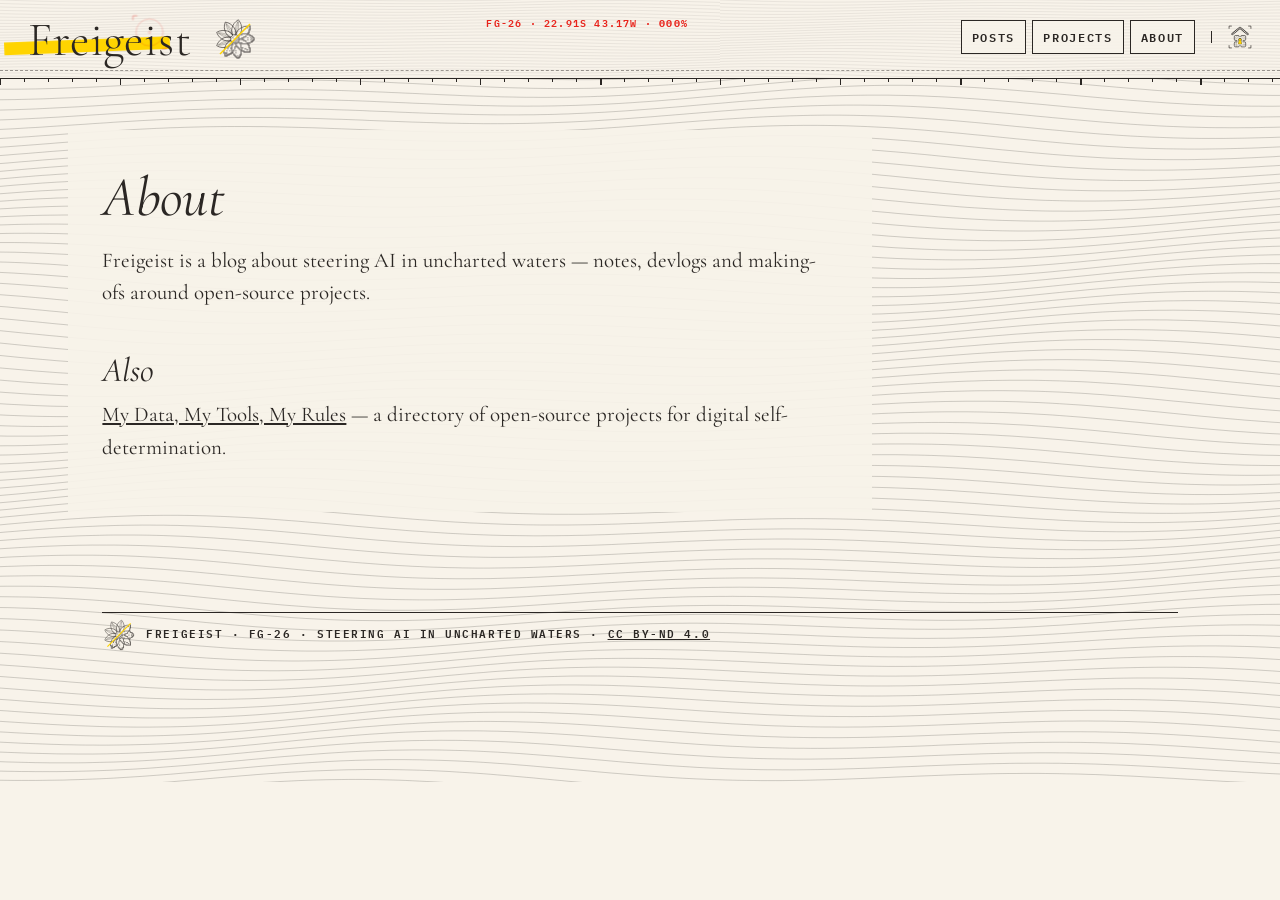
<file: about.html>
<!doctype html><html lang="en"><head><script>(function(){var P={"acid-green":["#C0FE04","#ff3d7f"],"signal-orange":["#ff5a1f","#2f3cff"],"hot-magenta":["#ff2e88","#0fa3b1"],"cobalt":["#2f3cff","#ff5a1f","#9aa3ff"],"warning-red":["#e8231b","#1f3fbf"],"safety-yellow":["#ffd400","#e8231b"]},k=Object.keys(P),q=new URLSearchParams(location.search).get("accent"),n=P[q]?q:k[Math.floor(Math.random()*k.length)],c=P[n],s=document.documentElement.style;s.setProperty("--accent",c[0]);s.setProperty("--hud",c[1]);s.setProperty("--acc-text",c[2]||c[0]);document.documentElement.dataset.accent=n})();</script><meta charset="utf-8"><meta name="viewport" content="width=device-width,initial-scale=1"><title>About – Freigeist</title><link rel="stylesheet" href="theme/fonts.css"><link rel="stylesheet" href="theme/content.css"><link rel="icon" href="assets/freigeist-mark.svg"><style>body{margin:0;background:#f8f3ea}svg{display:block;width:100%;height:auto}.m{display:none}@media(max-width:700px){.d{display:none}.m{display:block}}nav.demo{position:fixed;bottom:8px;left:8px;font:12px monospace;background:#111;color:var(--acc-text);padding:4px 8px}nav.demo a{color:var(--acc-text)}</style></head><body class="compact"><svg xmlns="http://www.w3.org/2000/svg" class="d" width="1440" height="900" viewBox="0 0 1440 900"><defs>
<filter id="wc" x="-30%" y="-30%" width="160%" height="160%"><feTurbulence type="fractalNoise" baseFrequency="0.012" numOctaves="3" seed="3" /><feDisplacementMap in="SourceGraphic" scale="60" /><feGaussianBlur stdDeviation="6" /></filter>
<filter id="paper"><feTurbulence type="fractalNoise" baseFrequency="0.9" numOctaves="2" seed="5" /><feColorMatrix values="0 0 0 0 0.45  0 0 0 0 0.38  0 0 0 0 0.3  0 0 0 0.07 0" /></filter>
<filter id="concrete"><feTurbulence type="fractalNoise" baseFrequency="0.04" numOctaves="5" seed="9" /><feColorMatrix values="0 0 0 0 0.3  0 0 0 0 0.3  0 0 0 0 0.32  0 0 0 0.55 0" /></filter>
<filter id="spray" x="-20%" y="-20%" width="140%" height="140%"><feGaussianBlur stdDeviation="1.6" /><feTurbulence type="fractalNoise" baseFrequency="0.8" result="n" /><feDisplacementMap in="SourceGraphic" in2="n" scale="5" /></filter>
<filter id="glow" x="-30%" y="-30%" width="160%" height="160%"><feGaussianBlur stdDeviation="9" result="b" /><feMerge><feMergeNode in="b" /><feMergeNode in="b" /><feMergeNode in="SourceGraphic" /></feMerge></filter>
<filter id="rough"><feTurbulence type="fractalNoise" baseFrequency="0.05" numOctaves="2" seed="2" /><feDisplacementMap in="SourceGraphic" scale="4" /></filter>
</defs><defs><pattern id="hatch" width="6" height="6" patternUnits="userSpaceOnUse" patternTransform="rotate(35)"><line x1="0" y1="0" x2="0" y2="6" stroke="#2b2724" stroke-width=".7" /></pattern>
<pattern id="xhatch" width="6" height="6" patternUnits="userSpaceOnUse" patternTransform="rotate(-25)"><path d="M0 0V6M0 3H6" stroke="#2b2724" stroke-width=".6" /></pattern>
<pattern id="tone" width="7" height="7" patternUnits="userSpaceOnUse" patternTransform="rotate(45)"><circle cx="3.5" cy="3.5" r="1.5" fill="#111" /></pattern></defs><defs><pattern id="fine" width="3.2" height="3.2" patternUnits="userSpaceOnUse" patternTransform="rotate(30)"><line x1="0" y1="0" x2="0" y2="3.2" stroke="#2b2724" stroke-width=".55" /></pattern>
<pattern id="fine2" width="3.2" height="3.2" patternUnits="userSpaceOnUse" patternTransform="rotate(-40)"><path d="M0 0V3.2M0 1.6H3.2" stroke="#2b2724" stroke-width=".45" /></pattern></defs><g class="g-bar g-hstab"><rect x="-20" y="232" width="760" height="58" style="fill:var(--accent)" transform="rotate(-2.2 -20 232)" /></g><g class="g-cross"><g transform="translate(7 -5)"><g style="stroke:var(--hud)" stroke-width="1.5" fill="none"><circle cx="640" cy="190" r="62" /><circle cx="640" cy="190" r="5" /><path d="M0 190H1440M640 0V900" stroke-dasharray="2 6" /><path d="M564 114h20M564 114v20M716 266h-20M716 266v-20" stroke-width="2.5" /></g><text x="724" y="128" text-anchor="start" font-family="IBM Plex Mono" font-weight="600" font-size="12" style="fill:var(--hud)" letter-spacing="1">TGT // FREIGEIST · 22.91S</text><text x="724" y="145" text-anchor="start" font-family="IBM Plex Mono" font-weight="600" font-size="12" style="fill:var(--hud)" letter-spacing="1">LOCK 87% · SIGNAL: SOFT</text></g></g><text x="90" y="290" font-family="Cormorant Garamond" font-weight="300" class="g-title" font-size="220" fill="#2b2724" letter-spacing="4">Freigeist</text></svg><svg xmlns="http://www.w3.org/2000/svg" class="m" width="390" height="844" viewBox="0 0 390 844"><defs>
<filter id="m-wc" x="-30%" y="-30%" width="160%" height="160%"><feTurbulence type="fractalNoise" baseFrequency="0.012" numOctaves="3" seed="3" /><feDisplacementMap in="SourceGraphic" scale="60" /><feGaussianBlur stdDeviation="6" /></filter>
<filter id="m-paper"><feTurbulence type="fractalNoise" baseFrequency="0.9" numOctaves="2" seed="5" /><feColorMatrix values="0 0 0 0 0.45  0 0 0 0 0.38  0 0 0 0 0.3  0 0 0 0.07 0" /></filter>
<filter id="m-concrete"><feTurbulence type="fractalNoise" baseFrequency="0.04" numOctaves="5" seed="9" /><feColorMatrix values="0 0 0 0 0.3  0 0 0 0 0.3  0 0 0 0 0.32  0 0 0 0.55 0" /></filter>
<filter id="m-spray" x="-20%" y="-20%" width="140%" height="140%"><feGaussianBlur stdDeviation="1.6" /><feTurbulence type="fractalNoise" baseFrequency="0.8" result="n" /><feDisplacementMap in="SourceGraphic" in2="n" scale="5" /></filter>
<filter id="m-glow" x="-30%" y="-30%" width="160%" height="160%"><feGaussianBlur stdDeviation="9" result="b" /><feMerge><feMergeNode in="b" /><feMergeNode in="b" /><feMergeNode in="SourceGraphic" /></feMerge></filter>
<filter id="m-rough"><feTurbulence type="fractalNoise" baseFrequency="0.05" numOctaves="2" seed="2" /><feDisplacementMap in="SourceGraphic" scale="4" /></filter>
</defs><defs><pattern id="m-hatch" width="6" height="6" patternUnits="userSpaceOnUse" patternTransform="rotate(35)"><line x1="0" y1="0" x2="0" y2="6" stroke="#2b2724" stroke-width=".7" /></pattern>
<pattern id="m-xhatch" width="6" height="6" patternUnits="userSpaceOnUse" patternTransform="rotate(-25)"><path d="M0 0V6M0 3H6" stroke="#2b2724" stroke-width=".6" /></pattern>
<pattern id="m-tone" width="7" height="7" patternUnits="userSpaceOnUse" patternTransform="rotate(45)"><circle cx="3.5" cy="3.5" r="1.5" fill="#111" /></pattern></defs><defs><pattern id="m-fine" width="3.2" height="3.2" patternUnits="userSpaceOnUse" patternTransform="rotate(30)"><line x1="0" y1="0" x2="0" y2="3.2" stroke="#2b2724" stroke-width=".55" /></pattern>
<pattern id="m-fine2" width="3.2" height="3.2" patternUnits="userSpaceOnUse" patternTransform="rotate(-40)"><path d="M0 0V3.2M0 1.6H3.2" stroke="#2b2724" stroke-width=".45" /></pattern></defs><g class="g-bar g-hstab"><rect x="-10" y="215" width="300" height="40" style="fill:var(--accent)" transform="rotate(-3 -10 215)" /></g><text x="22" y="200" font-family="Cormorant Garamond" font-weight="300" class="g-title" font-size="104" fill="#2b2724">Frei</text><text x="22" y="295" font-family="Cormorant Garamond" font-weight="300" font-style="italic" class="g-title" font-size="104" fill="#2b2724">geist</text></svg><style>
.g-bar,.g-pix,.g-beam,.g-title{transform-box:view-box}
.j1{transform:translate(4px,-2px)}.j2{transform:translate(-6px,3px) skewX(-4deg)}
.rgb{filter:drop-shadow(4px 0 var(--accent)) drop-shadow(-4px 0 var(--hud))}
.flick{opacity:.15}.flick2{opacity:.6}
#tear{position:fixed;left:0;right:0;height:0;pointer-events:none;background:repeating-linear-gradient(0deg,rgba(17,17,17,.25) 0 1px,transparent 1px 3px);mix-blend-mode:multiply;z-index:5}
#tear.on{height:var(--h)}
</style><style>
main.posts{position:relative;background:#f8f3ea url(theme/waves-desktop.svg) 0 0/100% auto repeat-y;color:#2b2724;padding:80px 8vw 140px;font-family:"Cormorant Garamond",serif}
main.posts .kick{font:600 12px "IBM Plex Mono",monospace;letter-spacing:.14em;border-top:1.5px solid #2b2724;padding-top:10px;margin-bottom:40px;display:flex;justify-content:space-between}
main.posts .grid{display:grid;grid-template-columns:1fr 1fr;gap:72px 8vw;max-width:1200px}
main.posts .meta{font:500 13px "IBM Plex Mono",monospace;letter-spacing:.12em;color:#6b625a}
main.posts .st{display:block;width:120px;height:12px;background:var(--accent);transform:rotate(-2.5deg) skewX(-18deg);margin:14px 0 6px -6px}
main.posts h2{font-style:italic;font-weight:400;font-size:40px;line-height:1.1;margin:8px 0 14px}
main.posts p{font-size:21px;line-height:1.5;max-width:34em;margin:0 0 14px}
main.posts .more{color:#2b2724;font-size:19px}
main.posts footer{margin-top:100px;font:600 11px "IBM Plex Mono",monospace;letter-spacing:.14em;border-top:1.5px solid #2b2724;padding-top:10px}
svg.mk{width:28px;height:28px;display:inline-block;vertical-align:middle}main.posts article{background:rgba(248,243,234,.88);padding:18px 22px 20px;margin:-18px -22px 0}main.posts .kick svg.mk,main.posts footer svg.mk{width:34px;height:34px;margin:-12px 10px -10px 0}#hmark{position:fixed;top:0;width:44px;height:44px;opacity:0;z-index:4;pointer-events:none}@media(max-width:700px){main.posts{padding:48px 24px 110px;background-image:url(theme/waves-mobile.svg)}main.posts .grid{grid-template-columns:1fr;gap:52px}main.posts h2{font-size:31px}main.posts p{font-size:18px}}
#hbar{position:fixed;left:0;top:0;right:0;background:#f8f3ea;border-bottom:3px solid var(--accent);box-shadow:0 1px 0 #2b2724;opacity:0;pointer-events:none;z-index:3;will-change:opacity}
#hdr{position:fixed;left:0;top:0;transform-origin:0 0;pointer-events:none;z-index:4;overflow:visible;will-change:transform}
</style><main class="posts post"><div class="prose"><h1>About</h1><p>Freigeist is a blog about steering AI in uncharted waters — notes, devlogs and making-ofs around open-source projects.</p>
<h2>Also</h2>
<p><a href="https://pihme.github.io/my-data-my-tools-my-rules/">My Data, My Tools, My Rules</a> — a directory of open-source projects for digital self-determination.</p></div><footer><svg class="mk" viewBox="0 0 88 88"><use href="#fg-mark"/></svg>FREIGEIST · FG-26 · STEERING AI IN UNCHARTED WATERS · <a href="https://creativecommons.org/licenses/by-nd/4.0/" rel="license">CC BY-ND 4.0</a></footer></main>
<svg width="0" height="0" style="position:absolute"><symbol id="fg-mark" viewBox="0 0 88 88"><clipPath id="mk-bl"><polygon points="0,0 88,0 0,88"/></clipPath><clipPath id="mk-br"><polygon points="88,0 88,0 88,88 0,88 0,88"/></clipPath><g clip-path="url(#mk-bl)"><defs><pattern id="mk-ch" width="7" height="7" patternUnits="userSpaceOnUse" patternTransform="rotate(45)"><path d="M0 0V7M0 0H7" stroke="#2b2724" stroke-width="0.9"/></pattern></defs><path transform="translate(44 44) rotate(0)" d="M0 0 C 9.75 -13.649999999999999 29.25 -12.48 39.0 0 C 29.25 12.48 9.75 13.649999999999999 0 0Z" fill="none" stroke="#2b2724" stroke-width="1.1"/><path transform="translate(44 44) rotate(0)" d="M5.85 0 C 14.82 -3.861 27.299999999999997 -3.861 35.88 0" fill="none" stroke="#2b2724" stroke-width="0.5"/><path transform="translate(44 44) rotate(0)" d="M5.85 0 C 14.82 3.861 27.299999999999997 3.861 35.88 0" fill="none" stroke="#2b2724" stroke-width="0.5"/><path transform="translate(44 44) rotate(0)" d="M3.12 0 L35.1 0" stroke="#2b2724" stroke-width="0.45"/><path transform="translate(44 44) rotate(40)" d="M0 0 C 9.75 -13.649999999999999 29.25 -12.48 39.0 0 C 29.25 12.48 9.75 13.649999999999999 0 0Z" fill="none" stroke="#2b2724" stroke-width="1.1"/><path transform="translate(44 44) rotate(40)" d="M5.85 0 C 14.82 -3.861 27.299999999999997 -3.861 35.88 0" fill="none" stroke="#2b2724" stroke-width="0.5"/><path transform="translate(44 44) rotate(40)" d="M5.85 0 C 14.82 3.861 27.299999999999997 3.861 35.88 0" fill="none" stroke="#2b2724" stroke-width="0.5"/><path transform="translate(44 44) rotate(40)" d="M3.12 0 L35.1 0" stroke="#2b2724" stroke-width="0.45"/><path transform="translate(44 44) rotate(80)" d="M0 0 C 9.75 -13.649999999999999 29.25 -12.48 39.0 0 C 29.25 12.48 9.75 13.649999999999999 0 0Z" fill="none" stroke="#2b2724" stroke-width="1.1"/><path transform="translate(44 44) rotate(80)" d="M5.85 0 C 14.82 -3.861 27.299999999999997 -3.861 35.88 0" fill="none" stroke="#2b2724" stroke-width="0.5"/><path transform="translate(44 44) rotate(80)" d="M5.85 0 C 14.82 3.861 27.299999999999997 3.861 35.88 0" fill="none" stroke="#2b2724" stroke-width="0.5"/><path transform="translate(44 44) rotate(80)" d="M3.12 0 L35.1 0" stroke="#2b2724" stroke-width="0.45"/><path transform="translate(44 44) rotate(120)" d="M0 0 C 9.75 -13.649999999999999 29.25 -12.48 39.0 0 C 29.25 12.48 9.75 13.649999999999999 0 0Z" fill="none" stroke="#2b2724" stroke-width="1.1"/><path transform="translate(44 44) rotate(120)" d="M5.85 0 C 14.82 -3.861 27.299999999999997 -3.861 35.88 0" fill="none" stroke="#2b2724" stroke-width="0.5"/><path transform="translate(44 44) rotate(120)" d="M5.85 0 C 14.82 3.861 27.299999999999997 3.861 35.88 0" fill="none" stroke="#2b2724" stroke-width="0.5"/><path transform="translate(44 44) rotate(120)" d="M3.12 0 L35.1 0" stroke="#2b2724" stroke-width="0.45"/><path transform="translate(44 44) rotate(160)" d="M0 0 C 9.75 -13.649999999999999 29.25 -12.48 39.0 0 C 29.25 12.48 9.75 13.649999999999999 0 0Z" fill="none" stroke="#2b2724" stroke-width="1.1"/><path transform="translate(44 44) rotate(160)" d="M5.85 0 C 14.82 -3.861 27.299999999999997 -3.861 35.88 0" fill="none" stroke="#2b2724" stroke-width="0.5"/><path transform="translate(44 44) rotate(160)" d="M5.85 0 C 14.82 3.861 27.299999999999997 3.861 35.88 0" fill="none" stroke="#2b2724" stroke-width="0.5"/><path transform="translate(44 44) rotate(160)" d="M3.12 0 L35.1 0" stroke="#2b2724" stroke-width="0.45"/><path transform="translate(44 44) rotate(200)" d="M0 0 C 9.75 -13.649999999999999 29.25 -12.48 39.0 0 C 29.25 12.48 9.75 13.649999999999999 0 0Z" fill="none" stroke="#2b2724" stroke-width="1.1"/><path transform="translate(44 44) rotate(200)" d="M5.85 0 C 14.82 -3.861 27.299999999999997 -3.861 35.88 0" fill="none" stroke="#2b2724" stroke-width="0.5"/><path transform="translate(44 44) rotate(200)" d="M5.85 0 C 14.82 3.861 27.299999999999997 3.861 35.88 0" fill="none" stroke="#2b2724" stroke-width="0.5"/><path transform="translate(44 44) rotate(200)" d="M3.12 0 L35.1 0" stroke="#2b2724" stroke-width="0.45"/><path transform="translate(44 44) rotate(240)" d="M0 0 C 9.75 -13.649999999999999 29.25 -12.48 39.0 0 C 29.25 12.48 9.75 13.649999999999999 0 0Z" fill="none" stroke="#2b2724" stroke-width="1.1"/><path transform="translate(44 44) rotate(240)" d="M5.85 0 C 14.82 -3.861 27.299999999999997 -3.861 35.88 0" fill="none" stroke="#2b2724" stroke-width="0.5"/><path transform="translate(44 44) rotate(240)" d="M5.85 0 C 14.82 3.861 27.299999999999997 3.861 35.88 0" fill="none" stroke="#2b2724" stroke-width="0.5"/><path transform="translate(44 44) rotate(240)" d="M3.12 0 L35.1 0" stroke="#2b2724" stroke-width="0.45"/><path transform="translate(44 44) rotate(280)" d="M0 0 C 9.75 -13.649999999999999 29.25 -12.48 39.0 0 C 29.25 12.48 9.75 13.649999999999999 0 0Z" fill="none" stroke="#2b2724" stroke-width="1.1"/><path transform="translate(44 44) rotate(280)" d="M5.85 0 C 14.82 -3.861 27.299999999999997 -3.861 35.88 0" fill="none" stroke="#2b2724" stroke-width="0.5"/><path transform="translate(44 44) rotate(280)" d="M5.85 0 C 14.82 3.861 27.299999999999997 3.861 35.88 0" fill="none" stroke="#2b2724" stroke-width="0.5"/><path transform="translate(44 44) rotate(280)" d="M3.12 0 L35.1 0" stroke="#2b2724" stroke-width="0.45"/><path transform="translate(44 44) rotate(320)" d="M0 0 C 9.75 -13.649999999999999 29.25 -12.48 39.0 0 C 29.25 12.48 9.75 13.649999999999999 0 0Z" fill="none" stroke="#2b2724" stroke-width="1.1"/><path transform="translate(44 44) rotate(320)" d="M5.85 0 C 14.82 -3.861 27.299999999999997 -3.861 35.88 0" fill="none" stroke="#2b2724" stroke-width="0.5"/><path transform="translate(44 44) rotate(320)" d="M5.85 0 C 14.82 3.861 27.299999999999997 3.861 35.88 0" fill="none" stroke="#2b2724" stroke-width="0.5"/><path transform="translate(44 44) rotate(320)" d="M3.12 0 L35.1 0" stroke="#2b2724" stroke-width="0.45"/><circle cx="44" cy="44" r="8.84" fill="#f8f3ea" stroke="#2b2724" stroke-width="1.1"/><circle cx="44" cy="44" r="8.84" fill="url(#mk-ch)"/></g><g clip-path="url(#mk-br)" fill="#2b2724"><rect x="47" y="5" width="2" height="2"/><rect x="49" y="5" width="2" height="2"/><rect x="51" y="5" width="2" height="2"/><rect x="45" y="7" width="2" height="2"/><rect x="47" y="7" width="2" height="2" fill="#f8f3ea"/><rect x="47" y="7" width="2" height="2"/><rect x="49" y="7" width="2" height="2" fill="#f8f3ea"/><rect x="51" y="7" width="2" height="2" fill="#f8f3ea"/><rect x="51" y="7" width="2" height="2"/><rect x="53" y="7" width="2" height="2"/><rect x="23" y="9" width="2" height="2"/><rect x="25" y="9" width="2" height="2"/><rect x="27" y="9" width="2" height="2"/><rect x="43" y="9" width="2" height="2"/><rect x="45" y="9" width="2" height="2" fill="#f8f3ea"/><rect x="45" y="9" width="2" height="2"/><rect x="47" y="9" width="2" height="2" fill="#f8f3ea"/><rect x="49" y="9" width="2" height="2" fill="#f8f3ea"/><rect x="49" y="9" width="2" height="2"/><rect x="51" y="9" width="2" height="2" fill="#f8f3ea"/><rect x="53" y="9" width="2" height="2"/><rect x="23" y="11" width="2" height="2"/><rect x="25" y="11" width="2" height="2" fill="#f8f3ea"/><rect x="27" y="11" width="2" height="2" fill="#f8f3ea"/><rect x="27" y="11" width="2" height="2"/><rect x="29" y="11" width="2" height="2"/><rect x="31" y="11" width="2" height="2"/><rect x="41" y="11" width="2" height="2"/><rect x="43" y="11" width="2" height="2" fill="#f8f3ea"/><rect x="43" y="11" width="2" height="2"/><rect x="45" y="11" width="2" height="2" fill="#f8f3ea"/><rect x="47" y="11" width="2" height="2" fill="#f8f3ea"/><rect x="49" y="11" width="2" height="2" fill="#f8f3ea"/><rect x="51" y="11" width="2" height="2" fill="#f8f3ea"/><rect x="53" y="11" width="2" height="2" fill="#f8f3ea"/><rect x="53" y="11" width="2" height="2"/><rect x="55" y="11" width="2" height="2"/><rect x="23" y="13" width="2" height="2" fill="#f8f3ea"/><rect x="23" y="13" width="2" height="2"/><rect x="25" y="13" width="2" height="2" fill="#f8f3ea"/><rect x="25" y="13" width="2" height="2"/><rect x="27" y="13" width="2" height="2" fill="#f8f3ea"/><rect x="27" y="13" width="2" height="2"/><rect x="29" y="13" width="2" height="2" fill="#f8f3ea"/><rect x="31" y="13" width="2" height="2" fill="#f8f3ea"/><rect x="33" y="13" width="2" height="2"/><rect x="35" y="13" width="2" height="2"/><rect x="41" y="13" width="2" height="2" fill="#f8f3ea"/><rect x="41" y="13" width="2" height="2"/><rect x="43" y="13" width="2" height="2" fill="#f8f3ea"/><rect x="45" y="13" width="2" height="2" fill="#f8f3ea"/><rect x="47" y="13" width="2" height="2" fill="#f8f3ea"/><rect x="49" y="13" width="2" height="2" fill="#f8f3ea"/><rect x="51" y="13" width="2" height="2" fill="#f8f3ea"/><rect x="53" y="13" width="2" height="2" fill="#f8f3ea"/><rect x="55" y="13" width="2" height="2"/><rect x="21" y="15" width="2" height="2"/><rect x="23" y="15" width="2" height="2" fill="#f8f3ea"/><rect x="23" y="15" width="2" height="2"/><rect x="25" y="15" width="2" height="2" fill="#f8f3ea"/><rect x="25" y="15" width="2" height="2"/><rect x="27" y="15" width="2" height="2" fill="#f8f3ea"/><rect x="29" y="15" width="2" height="2" fill="#f8f3ea"/><rect x="31" y="15" width="2" height="2" fill="#f8f3ea"/><rect x="33" y="15" width="2" height="2" fill="#f8f3ea"/><rect x="35" y="15" width="2" height="2" fill="#f8f3ea"/><rect x="35" y="15" width="2" height="2"/><rect x="37" y="15" width="2" height="2"/><rect x="39" y="15" width="2" height="2"/><rect x="41" y="15" width="2" height="2" fill="#f8f3ea"/><rect x="43" y="15" width="2" height="2" fill="#f8f3ea"/><rect x="45" y="15" width="2" height="2" fill="#f8f3ea"/><rect x="45" y="15" width="2" height="2"/><rect x="47" y="15" width="2" height="2" fill="#f8f3ea"/><rect x="49" y="15" width="2" height="2" fill="#f8f3ea"/><rect x="51" y="15" width="2" height="2" fill="#f8f3ea"/><rect x="53" y="15" width="2" height="2" fill="#f8f3ea"/><rect x="55" y="15" width="2" height="2" fill="#f8f3ea"/><rect x="55" y="15" width="2" height="2"/><rect x="21" y="17" width="2" height="2"/><rect x="23" y="17" width="2" height="2" fill="#f8f3ea"/><rect x="25" y="17" width="2" height="2" fill="#f8f3ea"/><rect x="27" y="17" width="2" height="2" fill="#f8f3ea"/><rect x="29" y="17" width="2" height="2" fill="#f8f3ea"/><rect x="31" y="17" width="2" height="2" fill="#f8f3ea"/><rect x="33" y="17" width="2" height="2" fill="#f8f3ea"/><rect x="35" y="17" width="2" height="2" fill="#f8f3ea"/><rect x="37" y="17" width="2" height="2" fill="#f8f3ea"/><rect x="37" y="17" width="2" height="2"/><rect x="39" y="17" width="2" height="2" fill="#f8f3ea"/><rect x="39" y="17" width="2" height="2"/><rect x="41" y="17" width="2" height="2" fill="#f8f3ea"/><rect x="43" y="17" width="2" height="2" fill="#f8f3ea"/><rect x="45" y="17" width="2" height="2" fill="#f8f3ea"/><rect x="47" y="17" width="2" height="2" fill="#f8f3ea"/><rect x="49" y="17" width="2" height="2" fill="#f8f3ea"/><rect x="51" y="17" width="2" height="2" fill="#f8f3ea"/><rect x="53" y="17" width="2" height="2" fill="#f8f3ea"/><rect x="55" y="17" width="2" height="2" fill="#f8f3ea"/><rect x="55" y="17" width="2" height="2"/><rect x="61" y="17" width="2" height="2"/><rect x="63" y="17" width="2" height="2"/><rect x="65" y="17" width="2" height="2"/><rect x="67" y="17" width="2" height="2"/><rect x="69" y="17" width="2" height="2"/><rect x="71" y="17" width="2" height="2"/><rect x="73" y="17" width="2" height="2"/><rect x="21" y="19" width="2" height="2"/><rect x="23" y="19" width="2" height="2" fill="#f8f3ea"/><rect x="25" y="19" width="2" height="2" fill="#f8f3ea"/><rect x="27" y="19" width="2" height="2" fill="#f8f3ea"/><rect x="27" y="19" width="2" height="2"/><rect x="29" y="19" width="2" height="2" fill="#f8f3ea"/><rect x="31" y="19" width="2" height="2" fill="#f8f3ea"/><rect x="33" y="19" width="2" height="2" fill="#f8f3ea"/><rect x="33" y="19" width="2" height="2"/><rect x="35" y="19" width="2" height="2" fill="#f8f3ea"/><rect x="37" y="19" width="2" height="2" fill="#f8f3ea"/><rect x="37" y="19" width="2" height="2"/><rect x="39" y="19" width="2" height="2" fill="#f8f3ea"/><rect x="39" y="19" width="2" height="2"/><rect x="41" y="19" width="2" height="2" fill="#f8f3ea"/><rect x="41" y="19" width="2" height="2"/><rect x="43" y="19" width="2" height="2" fill="#f8f3ea"/><rect x="45" y="19" width="2" height="2" fill="#f8f3ea"/><rect x="45" y="19" width="2" height="2"/><rect x="47" y="19" width="2" height="2" fill="#f8f3ea"/><rect x="49" y="19" width="2" height="2" fill="#f8f3ea"/><rect x="51" y="19" width="2" height="2" fill="#f8f3ea"/><rect x="53" y="19" width="2" height="2" fill="#f8f3ea"/><rect x="55" y="19" width="2" height="2" fill="#f8f3ea"/><rect x="57" y="19" width="2" height="2"/><rect x="59" y="19" width="2" height="2" fill="#f8f3ea"/><rect x="59" y="19" width="2" height="2"/><rect x="61" y="19" width="2" height="2" fill="#f8f3ea"/><rect x="61" y="19" width="2" height="2"/><rect x="63" y="19" width="2" height="2" fill="#f8f3ea"/><rect x="65" y="19" width="2" height="2" fill="#f8f3ea"/><rect x="67" y="19" width="2" height="2" fill="#f8f3ea"/><rect x="69" y="19" width="2" height="2" fill="#f8f3ea"/><rect x="71" y="19" width="2" height="2" fill="#f8f3ea"/><rect x="73" y="19" width="2" height="2"/><rect x="21" y="21" width="2" height="2"/><rect x="23" y="21" width="2" height="2" fill="#f8f3ea"/><rect x="25" y="21" width="2" height="2" fill="#f8f3ea"/><rect x="27" y="21" width="2" height="2" fill="#f8f3ea"/><rect x="29" y="21" width="2" height="2" fill="#f8f3ea"/><rect x="31" y="21" width="2" height="2" fill="#f8f3ea"/><rect x="33" y="21" width="2" height="2" fill="#f8f3ea"/><rect x="35" y="21" width="2" height="2" fill="#f8f3ea"/><rect x="37" y="21" width="2" height="2" fill="#f8f3ea"/><rect x="37" y="21" width="2" height="2"/><rect x="39" y="21" width="2" height="2" fill="#f8f3ea"/><rect x="41" y="21" width="2" height="2" fill="#f8f3ea"/><rect x="41" y="21" width="2" height="2"/><rect x="43" y="21" width="2" height="2" fill="#f8f3ea"/><rect x="45" y="21" width="2" height="2" fill="#f8f3ea"/><rect x="47" y="21" width="2" height="2" fill="#f8f3ea"/><rect x="49" y="21" width="2" height="2" fill="#f8f3ea"/><rect x="51" y="21" width="2" height="2" fill="#f8f3ea"/><rect x="53" y="21" width="2" height="2" fill="#f8f3ea"/><rect x="53" y="21" width="2" height="2"/><rect x="55" y="21" width="2" height="2" fill="#f8f3ea"/><rect x="55" y="21" width="2" height="2"/><rect x="57" y="21" width="2" height="2" fill="#f8f3ea"/><rect x="57" y="21" width="2" height="2"/><rect x="59" y="21" width="2" height="2" fill="#f8f3ea"/><rect x="61" y="21" width="2" height="2" fill="#f8f3ea"/><rect x="63" y="21" width="2" height="2" fill="#f8f3ea"/><rect x="65" y="21" width="2" height="2" fill="#f8f3ea"/><rect x="67" y="21" width="2" height="2" fill="#f8f3ea"/><rect x="67" y="21" width="2" height="2"/><rect x="69" y="21" width="2" height="2" fill="#f8f3ea"/><rect x="69" y="21" width="2" height="2"/><rect x="71" y="21" width="2" height="2" fill="#f8f3ea"/><rect x="73" y="21" width="2" height="2"/><rect x="21" y="23" width="2" height="2"/><rect x="23" y="23" width="2" height="2" fill="#f8f3ea"/><rect x="23" y="23" width="2" height="2"/><rect x="25" y="23" width="2" height="2" fill="#f8f3ea"/><rect x="27" y="23" width="2" height="2" fill="#f8f3ea"/><rect x="29" y="23" width="2" height="2" fill="#f8f3ea"/><rect x="29" y="23" width="2" height="2"/><rect x="31" y="23" width="2" height="2" fill="#f8f3ea"/><rect x="33" y="23" width="2" height="2" fill="#f8f3ea"/><rect x="35" y="23" width="2" height="2" fill="#f8f3ea"/><rect x="35" y="23" width="2" height="2"/><rect x="37" y="23" width="2" height="2" fill="#f8f3ea"/><rect x="37" y="23" width="2" height="2"/><rect x="39" y="23" width="2" height="2" fill="#f8f3ea"/><rect x="41" y="23" width="2" height="2" fill="#f8f3ea"/><rect x="43" y="23" width="2" height="2" fill="#f8f3ea"/><rect x="43" y="23" width="2" height="2"/><rect x="45" y="23" width="2" height="2" fill="#f8f3ea"/><rect x="47" y="23" width="2" height="2" fill="#f8f3ea"/><rect x="49" y="23" width="2" height="2" fill="#f8f3ea"/><rect x="51" y="23" width="2" height="2" fill="#f8f3ea"/><rect x="51" y="23" width="2" height="2"/><rect x="53" y="23" width="2" height="2" fill="#f8f3ea"/><rect x="53" y="23" width="2" height="2"/><rect x="55" y="23" width="2" height="2" fill="#f8f3ea"/><rect x="57" y="23" width="2" height="2" fill="#f8f3ea"/><rect x="57" y="23" width="2" height="2"/><rect x="59" y="23" width="2" height="2" fill="#f8f3ea"/><rect x="61" y="23" width="2" height="2" fill="#f8f3ea"/><rect x="63" y="23" width="2" height="2" fill="#f8f3ea"/><rect x="63" y="23" width="2" height="2"/><rect x="65" y="23" width="2" height="2" fill="#f8f3ea"/><rect x="67" y="23" width="2" height="2" fill="#f8f3ea"/><rect x="69" y="23" width="2" height="2" fill="#f8f3ea"/><rect x="71" y="23" width="2" height="2" fill="#f8f3ea"/><rect x="73" y="23" width="2" height="2"/><rect x="15" y="25" width="2" height="2"/><rect x="17" y="25" width="2" height="2"/><rect x="19" y="25" width="2" height="2"/><rect x="21" y="25" width="2" height="2"/><rect x="23" y="25" width="2" height="2" fill="#f8f3ea"/><rect x="23" y="25" width="2" height="2"/><rect x="25" y="25" width="2" height="2" fill="#f8f3ea"/><rect x="27" y="25" width="2" height="2" fill="#f8f3ea"/><rect x="29" y="25" width="2" height="2" fill="#f8f3ea"/><rect x="29" y="25" width="2" height="2"/><rect x="31" y="25" width="2" height="2" fill="#f8f3ea"/><rect x="33" y="25" width="2" height="2" fill="#f8f3ea"/><rect x="35" y="25" width="2" height="2" fill="#f8f3ea"/><rect x="35" y="25" width="2" height="2"/><rect x="37" y="25" width="2" height="2" fill="#f8f3ea"/><rect x="37" y="25" width="2" height="2"/><rect x="39" y="25" width="2" height="2" fill="#f8f3ea"/><rect x="41" y="25" width="2" height="2" fill="#f8f3ea"/><rect x="43" y="25" width="2" height="2" fill="#f8f3ea"/><rect x="43" y="25" width="2" height="2"/><rect x="45" y="25" width="2" height="2" fill="#f8f3ea"/><rect x="47" y="25" width="2" height="2" fill="#f8f3ea"/><rect x="49" y="25" width="2" height="2" fill="#f8f3ea"/><rect x="49" y="25" width="2" height="2"/><rect x="51" y="25" width="2" height="2" fill="#f8f3ea"/><rect x="51" y="25" width="2" height="2"/><rect x="53" y="25" width="2" height="2" fill="#f8f3ea"/><rect x="55" y="25" width="2" height="2" fill="#f8f3ea"/><rect x="55" y="25" width="2" height="2"/><rect x="57" y="25" width="2" height="2" fill="#f8f3ea"/><rect x="57" y="25" width="2" height="2"/><rect x="59" y="25" width="2" height="2" fill="#f8f3ea"/><rect x="59" y="25" width="2" height="2"/><rect x="61" y="25" width="2" height="2" fill="#f8f3ea"/><rect x="63" y="25" width="2" height="2" fill="#f8f3ea"/><rect x="65" y="25" width="2" height="2" fill="#f8f3ea"/><rect x="67" y="25" width="2" height="2" fill="#f8f3ea"/><rect x="69" y="25" width="2" height="2" fill="#f8f3ea"/><rect x="71" y="25" width="2" height="2" fill="#f8f3ea"/><rect x="71" y="25" width="2" height="2"/><rect x="73" y="25" width="2" height="2"/><rect x="9" y="27" width="2" height="2"/><rect x="11" y="27" width="2" height="2"/><rect x="13" y="27" width="2" height="2"/><rect x="15" y="27" width="2" height="2" fill="#f8f3ea"/><rect x="15" y="27" width="2" height="2"/><rect x="17" y="27" width="2" height="2" fill="#f8f3ea"/><rect x="19" y="27" width="2" height="2" fill="#f8f3ea"/><rect x="21" y="27" width="2" height="2" fill="#f8f3ea"/><rect x="23" y="27" width="2" height="2" fill="#f8f3ea"/><rect x="23" y="27" width="2" height="2"/><rect x="25" y="27" width="2" height="2" fill="#f8f3ea"/><rect x="25" y="27" width="2" height="2"/><rect x="27" y="27" width="2" height="2" fill="#f8f3ea"/><rect x="27" y="27" width="2" height="2"/><rect x="29" y="27" width="2" height="2" fill="#f8f3ea"/><rect x="29" y="27" width="2" height="2"/><rect x="31" y="27" width="2" height="2" fill="#f8f3ea"/><rect x="31" y="27" width="2" height="2"/><rect x="33" y="27" width="2" height="2" fill="#f8f3ea"/><rect x="33" y="27" width="2" height="2"/><rect x="35" y="27" width="2" height="2" fill="#f8f3ea"/><rect x="37" y="27" width="2" height="2" fill="#f8f3ea"/><rect x="37" y="27" width="2" height="2"/><rect x="39" y="27" width="2" height="2" fill="#f8f3ea"/><rect x="41" y="27" width="2" height="2" fill="#f8f3ea"/><rect x="43" y="27" width="2" height="2" fill="#f8f3ea"/><rect x="43" y="27" width="2" height="2"/><rect x="45" y="27" width="2" height="2" fill="#f8f3ea"/><rect x="45" y="27" width="2" height="2"/><rect x="47" y="27" width="2" height="2" fill="#f8f3ea"/><rect x="47" y="27" width="2" height="2"/><rect x="49" y="27" width="2" height="2" fill="#f8f3ea"/><rect x="49" y="27" width="2" height="2"/><rect x="51" y="27" width="2" height="2" fill="#f8f3ea"/><rect x="53" y="27" width="2" height="2" fill="#f8f3ea"/><rect x="55" y="27" width="2" height="2" fill="#f8f3ea"/><rect x="55" y="27" width="2" height="2"/><rect x="57" y="27" width="2" height="2" fill="#f8f3ea"/><rect x="59" y="27" width="2" height="2" fill="#f8f3ea"/><rect x="61" y="27" width="2" height="2" fill="#f8f3ea"/><rect x="63" y="27" width="2" height="2" fill="#f8f3ea"/><rect x="65" y="27" width="2" height="2" fill="#f8f3ea"/><rect x="67" y="27" width="2" height="2" fill="#f8f3ea"/><rect x="69" y="27" width="2" height="2" fill="#f8f3ea"/><rect x="71" y="27" width="2" height="2" fill="#f8f3ea"/><rect x="71" y="27" width="2" height="2"/><rect x="7" y="29" width="2" height="2"/><rect x="9" y="29" width="2" height="2" fill="#f8f3ea"/><rect x="9" y="29" width="2" height="2"/><rect x="11" y="29" width="2" height="2" fill="#f8f3ea"/><rect x="13" y="29" width="2" height="2" fill="#f8f3ea"/><rect x="15" y="29" width="2" height="2" fill="#f8f3ea"/><rect x="17" y="29" width="2" height="2" fill="#f8f3ea"/><rect x="19" y="29" width="2" height="2" fill="#f8f3ea"/><rect x="21" y="29" width="2" height="2" fill="#f8f3ea"/><rect x="23" y="29" width="2" height="2" fill="#f8f3ea"/><rect x="23" y="29" width="2" height="2"/><rect x="25" y="29" width="2" height="2" fill="#f8f3ea"/><rect x="25" y="29" width="2" height="2"/><rect x="27" y="29" width="2" height="2" fill="#f8f3ea"/><rect x="29" y="29" width="2" height="2" fill="#f8f3ea"/><rect x="29" y="29" width="2" height="2"/><rect x="31" y="29" width="2" height="2" fill="#f8f3ea"/><rect x="31" y="29" width="2" height="2"/><rect x="33" y="29" width="2" height="2" fill="#f8f3ea"/><rect x="33" y="29" width="2" height="2"/><rect x="35" y="29" width="2" height="2" fill="#f8f3ea"/><rect x="37" y="29" width="2" height="2" fill="#f8f3ea"/><rect x="37" y="29" width="2" height="2"/><rect x="39" y="29" width="2" height="2" fill="#f8f3ea"/><rect x="41" y="29" width="2" height="2" fill="#f8f3ea"/><rect x="43" y="29" width="2" height="2" fill="#f8f3ea"/><rect x="45" y="29" width="2" height="2" fill="#f8f3ea"/><rect x="45" y="29" width="2" height="2"/><rect x="47" y="29" width="2" height="2" fill="#f8f3ea"/><rect x="47" y="29" width="2" height="2"/><rect x="49" y="29" width="2" height="2" fill="#f8f3ea"/><rect x="51" y="29" width="2" height="2" fill="#f8f3ea"/><rect x="53" y="29" width="2" height="2" fill="#f8f3ea"/><rect x="55" y="29" width="2" height="2" fill="#f8f3ea"/><rect x="55" y="29" width="2" height="2"/><rect x="57" y="29" width="2" height="2" fill="#f8f3ea"/><rect x="59" y="29" width="2" height="2" fill="#f8f3ea"/><rect x="61" y="29" width="2" height="2" fill="#f8f3ea"/><rect x="63" y="29" width="2" height="2" fill="#f8f3ea"/><rect x="65" y="29" width="2" height="2" fill="#f8f3ea"/><rect x="67" y="29" width="2" height="2" fill="#f8f3ea"/><rect x="69" y="29" width="2" height="2" fill="#f8f3ea"/><rect x="71" y="29" width="2" height="2"/><rect x="7" y="31" width="2" height="2"/><rect x="9" y="31" width="2" height="2" fill="#f8f3ea"/><rect x="11" y="31" width="2" height="2" fill="#f8f3ea"/><rect x="11" y="31" width="2" height="2"/><rect x="13" y="31" width="2" height="2" fill="#f8f3ea"/><rect x="15" y="31" width="2" height="2" fill="#f8f3ea"/><rect x="17" y="31" width="2" height="2" fill="#f8f3ea"/><rect x="19" y="31" width="2" height="2" fill="#f8f3ea"/><rect x="19" y="31" width="2" height="2"/><rect x="21" y="31" width="2" height="2" fill="#f8f3ea"/><rect x="23" y="31" width="2" height="2" fill="#f8f3ea"/><rect x="25" y="31" width="2" height="2" fill="#f8f3ea"/><rect x="25" y="31" width="2" height="2"/><rect x="27" y="31" width="2" height="2" fill="#f8f3ea"/><rect x="29" y="31" width="2" height="2" fill="#f8f3ea"/><rect x="31" y="31" width="2" height="2" fill="#f8f3ea"/><rect x="33" y="31" width="2" height="2" fill="#f8f3ea"/><rect x="33" y="31" width="2" height="2"/><rect x="35" y="31" width="2" height="2" fill="#f8f3ea"/><rect x="35" y="31" width="2" height="2"/><rect x="37" y="31" width="2" height="2" fill="#f8f3ea"/><rect x="37" y="31" width="2" height="2"/><rect x="39" y="31" width="2" height="2" fill="#f8f3ea"/><rect x="39" y="31" width="2" height="2"/><rect x="41" y="31" width="2" height="2" fill="#f8f3ea"/><rect x="43" y="31" width="2" height="2" fill="#f8f3ea"/><rect x="45" y="31" width="2" height="2" fill="#f8f3ea"/><rect x="45" y="31" width="2" height="2"/><rect x="47" y="31" width="2" height="2" fill="#f8f3ea"/><rect x="49" y="31" width="2" height="2" fill="#f8f3ea"/><rect x="51" y="31" width="2" height="2" fill="#f8f3ea"/><rect x="53" y="31" width="2" height="2" fill="#f8f3ea"/><rect x="55" y="31" width="2" height="2" fill="#f8f3ea"/><rect x="55" y="31" width="2" height="2"/><rect x="57" y="31" width="2" height="2" fill="#f8f3ea"/><rect x="59" y="31" width="2" height="2" fill="#f8f3ea"/><rect x="61" y="31" width="2" height="2" fill="#f8f3ea"/><rect x="63" y="31" width="2" height="2" fill="#f8f3ea"/><rect x="65" y="31" width="2" height="2" fill="#f8f3ea"/><rect x="67" y="31" width="2" height="2" fill="#f8f3ea"/><rect x="69" y="31" width="2" height="2" fill="#f8f3ea"/><rect x="69" y="31" width="2" height="2"/><rect x="71" y="31" width="2" height="2"/><rect x="7" y="33" width="2" height="2"/><rect x="9" y="33" width="2" height="2" fill="#f8f3ea"/><rect x="9" y="33" width="2" height="2"/><rect x="11" y="33" width="2" height="2" fill="#f8f3ea"/><rect x="11" y="33" width="2" height="2"/><rect x="13" y="33" width="2" height="2" fill="#f8f3ea"/><rect x="15" y="33" width="2" height="2" fill="#f8f3ea"/><rect x="17" y="33" width="2" height="2" fill="#f8f3ea"/><rect x="19" y="33" width="2" height="2" fill="#f8f3ea"/><rect x="21" y="33" width="2" height="2" fill="#f8f3ea"/><rect x="23" y="33" width="2" height="2" fill="#f8f3ea"/><rect x="23" y="33" width="2" height="2"/><rect x="25" y="33" width="2" height="2" fill="#f8f3ea"/><rect x="25" y="33" width="2" height="2"/><rect x="27" y="33" width="2" height="2" fill="#f8f3ea"/><rect x="27" y="33" width="2" height="2"/><rect x="29" y="33" width="2" height="2" fill="#f8f3ea"/><rect x="31" y="33" width="2" height="2" fill="#f8f3ea"/><rect x="33" y="33" width="2" height="2" fill="#f8f3ea"/><rect x="35" y="33" width="2" height="2" fill="#f8f3ea"/><rect x="37" y="33" width="2" height="2" fill="#f8f3ea"/><rect x="37" y="33" width="2" height="2"/><rect x="39" y="33" width="2" height="2" fill="#f8f3ea"/><rect x="39" y="33" width="2" height="2"/><rect x="41" y="33" width="2" height="2" fill="#f8f3ea"/><rect x="43" y="33" width="2" height="2" fill="#f8f3ea"/><rect x="43" y="33" width="2" height="2"/><rect x="45" y="33" width="2" height="2" fill="#f8f3ea"/><rect x="45" y="33" width="2" height="2"/><rect x="47" y="33" width="2" height="2" fill="#f8f3ea"/><rect x="47" y="33" width="2" height="2"/><rect x="49" y="33" width="2" height="2" fill="#f8f3ea"/><rect x="51" y="33" width="2" height="2" fill="#f8f3ea"/><rect x="53" y="33" width="2" height="2" fill="#f8f3ea"/><rect x="53" y="33" width="2" height="2"/><rect x="55" y="33" width="2" height="2" fill="#f8f3ea"/><rect x="57" y="33" width="2" height="2" fill="#f8f3ea"/><rect x="57" y="33" width="2" height="2"/><rect x="59" y="33" width="2" height="2" fill="#f8f3ea"/><rect x="59" y="33" width="2" height="2"/><rect x="61" y="33" width="2" height="2" fill="#f8f3ea"/><rect x="61" y="33" width="2" height="2"/><rect x="63" y="33" width="2" height="2" fill="#f8f3ea"/><rect x="63" y="33" width="2" height="2"/><rect x="65" y="33" width="2" height="2" fill="#f8f3ea"/><rect x="65" y="33" width="2" height="2"/><rect x="67" y="33" width="2" height="2" fill="#f8f3ea"/><rect x="67" y="33" width="2" height="2"/><rect x="69" y="33" width="2" height="2"/><rect x="9" y="35" width="2" height="2"/><rect x="11" y="35" width="2" height="2" fill="#f8f3ea"/><rect x="13" y="35" width="2" height="2" fill="#f8f3ea"/><rect x="15" y="35" width="2" height="2" fill="#f8f3ea"/><rect x="17" y="35" width="2" height="2" fill="#f8f3ea"/><rect x="19" y="35" width="2" height="2" fill="#f8f3ea"/><rect x="21" y="35" width="2" height="2" fill="#f8f3ea"/><rect x="23" y="35" width="2" height="2" fill="#f8f3ea"/><rect x="25" y="35" width="2" height="2" fill="#f8f3ea"/><rect x="27" y="35" width="2" height="2" fill="#f8f3ea"/><rect x="27" y="35" width="2" height="2"/><rect x="29" y="35" width="2" height="2" fill="#f8f3ea"/><rect x="29" y="35" width="2" height="2"/><rect x="31" y="35" width="2" height="2" fill="#f8f3ea"/><rect x="33" y="35" width="2" height="2" fill="#f8f3ea"/><rect x="35" y="35" width="2" height="2" fill="#f8f3ea"/><rect x="37" y="35" width="2" height="2" fill="#f8f3ea"/><rect x="37" y="35" width="2" height="2"/><rect x="39" y="35" width="2" height="2" fill="#f8f3ea"/><rect x="39" y="35" width="2" height="2"/><rect x="41" y="35" width="2" height="2" fill="#f8f3ea"/><rect x="41" y="35" width="2" height="2"/><rect x="43" y="35" width="2" height="2" fill="#f8f3ea"/><rect x="43" y="35" width="2" height="2"/><rect x="45" y="35" width="2" height="2" fill="#f8f3ea"/><rect x="45" y="35" width="2" height="2"/><rect x="47" y="35" width="2" height="2" fill="#f8f3ea"/><rect x="47" y="35" width="2" height="2"/><rect x="49" y="35" width="2" height="2" fill="#f8f3ea"/><rect x="49" y="35" width="2" height="2"/><rect x="51" y="35" width="2" height="2" fill="#f8f3ea"/><rect x="51" y="35" width="2" height="2"/><rect x="53" y="35" width="2" height="2" fill="#f8f3ea"/><rect x="53" y="35" width="2" height="2"/><rect x="55" y="35" width="2" height="2" fill="#f8f3ea"/><rect x="55" y="35" width="2" height="2"/><rect x="57" y="35" width="2" height="2" fill="#f8f3ea"/><rect x="57" y="35" width="2" height="2"/><rect x="59" y="35" width="2" height="2" fill="#f8f3ea"/><rect x="61" y="35" width="2" height="2" fill="#f8f3ea"/><rect x="63" y="35" width="2" height="2" fill="#f8f3ea"/><rect x="65" y="35" width="2" height="2" fill="#f8f3ea"/><rect x="67" y="35" width="2" height="2" fill="#f8f3ea"/><rect x="67" y="35" width="2" height="2"/><rect x="69" y="35" width="2" height="2" fill="#f8f3ea"/><rect x="69" y="35" width="2" height="2"/><rect x="71" y="35" width="2" height="2" fill="#f8f3ea"/><rect x="71" y="35" width="2" height="2"/><rect x="73" y="35" width="2" height="2"/><rect x="9" y="37" width="2" height="2"/><rect x="11" y="37" width="2" height="2" fill="#f8f3ea"/><rect x="11" y="37" width="2" height="2"/><rect x="13" y="37" width="2" height="2" fill="#f8f3ea"/><rect x="15" y="37" width="2" height="2" fill="#f8f3ea"/><rect x="17" y="37" width="2" height="2" fill="#f8f3ea"/><rect x="17" y="37" width="2" height="2"/><rect x="19" y="37" width="2" height="2" fill="#f8f3ea"/><rect x="21" y="37" width="2" height="2" fill="#f8f3ea"/><rect x="23" y="37" width="2" height="2" fill="#f8f3ea"/><rect x="25" y="37" width="2" height="2" fill="#f8f3ea"/><rect x="27" y="37" width="2" height="2" fill="#f8f3ea"/><rect x="29" y="37" width="2" height="2" fill="#f8f3ea"/><rect x="29" y="37" width="2" height="2"/><rect x="31" y="37" width="2" height="2" fill="#f8f3ea"/><rect x="31" y="37" width="2" height="2"/><rect x="33" y="37" width="2" height="2" fill="#f8f3ea"/><rect x="35" y="37" width="2" height="2" fill="#f8f3ea"/><rect x="37" y="37" width="2" height="2" fill="#f8f3ea"/><rect x="37" y="37" width="2" height="2"/><rect x="39" y="37" width="2" height="2" fill="#f8f3ea"/><rect x="41" y="37" width="2" height="2" fill="#f8f3ea"/><rect x="41" y="37" width="2" height="2"/><rect x="43" y="37" width="2" height="2" fill="#f8f3ea"/><rect x="45" y="37" width="2" height="2" fill="#f8f3ea"/><rect x="45" y="37" width="2" height="2"/><rect x="47" y="37" width="2" height="2" fill="#f8f3ea"/><rect x="49" y="37" width="2" height="2" fill="#f8f3ea"/><rect x="49" y="37" width="2" height="2"/><rect x="51" y="37" width="2" height="2" fill="#f8f3ea"/><rect x="51" y="37" width="2" height="2"/><rect x="53" y="37" width="2" height="2" fill="#f8f3ea"/><rect x="55" y="37" width="2" height="2" fill="#f8f3ea"/><rect x="57" y="37" width="2" height="2" fill="#f8f3ea"/><rect x="59" y="37" width="2" height="2" fill="#f8f3ea"/><rect x="61" y="37" width="2" height="2" fill="#f8f3ea"/><rect x="63" y="37" width="2" height="2" fill="#f8f3ea"/><rect x="65" y="37" width="2" height="2" fill="#f8f3ea"/><rect x="65" y="37" width="2" height="2"/><rect x="67" y="37" width="2" height="2" fill="#f8f3ea"/><rect x="69" y="37" width="2" height="2" fill="#f8f3ea"/><rect x="71" y="37" width="2" height="2" fill="#f8f3ea"/><rect x="73" y="37" width="2" height="2" fill="#f8f3ea"/><rect x="73" y="37" width="2" height="2"/><rect x="75" y="37" width="2" height="2"/><rect x="77" y="37" width="2" height="2"/><rect x="11" y="39" width="2" height="2"/><rect x="13" y="39" width="2" height="2" fill="#f8f3ea"/><rect x="13" y="39" width="2" height="2"/><rect x="15" y="39" width="2" height="2" fill="#f8f3ea"/><rect x="17" y="39" width="2" height="2" fill="#f8f3ea"/><rect x="19" y="39" width="2" height="2" fill="#f8f3ea"/><rect x="21" y="39" width="2" height="2" fill="#f8f3ea"/><rect x="23" y="39" width="2" height="2" fill="#f8f3ea"/><rect x="23" y="39" width="2" height="2"/><rect x="25" y="39" width="2" height="2" fill="#f8f3ea"/><rect x="25" y="39" width="2" height="2"/><rect x="27" y="39" width="2" height="2" fill="#f8f3ea"/><rect x="27" y="39" width="2" height="2"/><rect x="29" y="39" width="2" height="2" fill="#f8f3ea"/><rect x="29" y="39" width="2" height="2"/><rect x="31" y="39" width="2" height="2" fill="#f8f3ea"/><rect x="31" y="39" width="2" height="2"/><rect x="33" y="39" width="2" height="2" fill="#f8f3ea"/><rect x="33" y="39" width="2" height="2"/><rect x="35" y="39" width="2" height="2" fill="#f8f3ea"/><rect x="35" y="39" width="2" height="2"/><rect x="37" y="39" width="2" height="2" fill="#f8f3ea"/><rect x="39" y="39" width="2" height="2" fill="#f8f3ea"/><rect x="39" y="39" width="2" height="2"/><rect x="41" y="39" width="2" height="2" fill="#f8f3ea"/><rect x="43" y="39" width="2" height="2" fill="#f8f3ea"/><rect x="43" y="39" width="2" height="2"/><rect x="45" y="39" width="2" height="2" fill="#f8f3ea"/><rect x="47" y="39" width="2" height="2" fill="#f8f3ea"/><rect x="47" y="39" width="2" height="2"/><rect x="49" y="39" width="2" height="2" fill="#f8f3ea"/><rect x="51" y="39" width="2" height="2" fill="#f8f3ea"/><rect x="51" y="39" width="2" height="2"/><rect x="53" y="39" width="2" height="2" fill="#f8f3ea"/><rect x="55" y="39" width="2" height="2" fill="#f8f3ea"/><rect x="57" y="39" width="2" height="2" fill="#f8f3ea"/><rect x="59" y="39" width="2" height="2" fill="#f8f3ea"/><rect x="61" y="39" width="2" height="2" fill="#f8f3ea"/><rect x="61" y="39" width="2" height="2"/><rect x="63" y="39" width="2" height="2" fill="#f8f3ea"/><rect x="63" y="39" width="2" height="2"/><rect x="65" y="39" width="2" height="2" fill="#f8f3ea"/><rect x="65" y="39" width="2" height="2"/><rect x="67" y="39" width="2" height="2" fill="#f8f3ea"/><rect x="69" y="39" width="2" height="2" fill="#f8f3ea"/><rect x="71" y="39" width="2" height="2" fill="#f8f3ea"/><rect x="73" y="39" width="2" height="2" fill="#f8f3ea"/><rect x="75" y="39" width="2" height="2" fill="#f8f3ea"/><rect x="77" y="39" width="2" height="2" fill="#f8f3ea"/><rect x="77" y="39" width="2" height="2"/><rect x="79" y="39" width="2" height="2"/><rect x="13" y="41" width="2" height="2"/><rect x="15" y="41" width="2" height="2" fill="#f8f3ea"/><rect x="15" y="41" width="2" height="2"/><rect x="17" y="41" width="2" height="2" fill="#f8f3ea"/><rect x="19" y="41" width="2" height="2" fill="#f8f3ea"/><rect x="19" y="41" width="2" height="2"/><rect x="21" y="41" width="2" height="2" fill="#f8f3ea"/><rect x="21" y="41" width="2" height="2"/><rect x="23" y="41" width="2" height="2" fill="#f8f3ea"/><rect x="23" y="41" width="2" height="2"/><rect x="25" y="41" width="2" height="2" fill="#f8f3ea"/><rect x="27" y="41" width="2" height="2" fill="#f8f3ea"/><rect x="29" y="41" width="2" height="2" fill="#f8f3ea"/><rect x="29" y="41" width="2" height="2"/><rect x="31" y="41" width="2" height="2" fill="#f8f3ea"/><rect x="31" y="41" width="2" height="2"/><rect x="33" y="41" width="2" height="2" fill="#f8f3ea"/><rect x="33" y="41" width="2" height="2"/><rect x="35" y="41" width="2" height="2" fill="#f8f3ea"/><rect x="35" y="41" width="2" height="2"/><rect x="37" y="41" width="2" height="2" fill="#f8f3ea"/><rect x="37" y="41" width="2" height="2"/><rect x="39" y="41" width="2" height="2" fill="#f8f3ea"/><rect x="41" y="41" width="2" height="2" fill="#f8f3ea"/><rect x="41" y="41" width="2" height="2"/><rect x="43" y="41" width="2" height="2" fill="#f8f3ea"/><rect x="45" y="41" width="2" height="2" fill="#f8f3ea"/><rect x="45" y="41" width="2" height="2"/><rect x="47" y="41" width="2" height="2" fill="#f8f3ea"/><rect x="49" y="41" width="2" height="2" fill="#f8f3ea"/><rect x="49" y="41" width="2" height="2"/><rect x="51" y="41" width="2" height="2" fill="#f8f3ea"/><rect x="51" y="41" width="2" height="2"/><rect x="53" y="41" width="2" height="2" fill="#f8f3ea"/><rect x="55" y="41" width="2" height="2" fill="#f8f3ea"/><rect x="57" y="41" width="2" height="2" fill="#f8f3ea"/><rect x="57" y="41" width="2" height="2"/><rect x="59" y="41" width="2" height="2" fill="#f8f3ea"/><rect x="59" y="41" width="2" height="2"/><rect x="61" y="41" width="2" height="2" fill="#f8f3ea"/><rect x="61" y="41" width="2" height="2"/><rect x="63" y="41" width="2" height="2" fill="#f8f3ea"/><rect x="65" y="41" width="2" height="2" fill="#f8f3ea"/><rect x="67" y="41" width="2" height="2" fill="#f8f3ea"/><rect x="69" y="41" width="2" height="2" fill="#f8f3ea"/><rect x="69" y="41" width="2" height="2"/><rect x="71" y="41" width="2" height="2" fill="#f8f3ea"/><rect x="73" y="41" width="2" height="2" fill="#f8f3ea"/><rect x="75" y="41" width="2" height="2" fill="#f8f3ea"/><rect x="75" y="41" width="2" height="2"/><rect x="77" y="41" width="2" height="2" fill="#f8f3ea"/><rect x="79" y="41" width="2" height="2" fill="#f8f3ea"/><rect x="79" y="41" width="2" height="2"/><rect x="81" y="41" width="2" height="2"/><rect x="15" y="43" width="2" height="2"/><rect x="17" y="43" width="2" height="2" fill="#f8f3ea"/><rect x="17" y="43" width="2" height="2"/><rect x="19" y="43" width="2" height="2" fill="#f8f3ea"/><rect x="19" y="43" width="2" height="2"/><rect x="21" y="43" width="2" height="2" fill="#f8f3ea"/><rect x="23" y="43" width="2" height="2" fill="#f8f3ea"/><rect x="25" y="43" width="2" height="2" fill="#f8f3ea"/><rect x="27" y="43" width="2" height="2" fill="#f8f3ea"/><rect x="29" y="43" width="2" height="2" fill="#f8f3ea"/><rect x="31" y="43" width="2" height="2" fill="#f8f3ea"/><rect x="33" y="43" width="2" height="2" fill="#f8f3ea"/><rect x="35" y="43" width="2" height="2" fill="#f8f3ea"/><rect x="35" y="43" width="2" height="2"/><rect x="37" y="43" width="2" height="2" fill="#f8f3ea"/><rect x="39" y="43" width="2" height="2" fill="#f8f3ea"/><rect x="39" y="43" width="2" height="2"/><rect x="41" y="43" width="2" height="2" fill="#f8f3ea"/><rect x="43" y="43" width="2" height="2" fill="#f8f3ea"/><rect x="43" y="43" width="2" height="2"/><rect x="45" y="43" width="2" height="2" fill="#f8f3ea"/><rect x="47" y="43" width="2" height="2" fill="#f8f3ea"/><rect x="47" y="43" width="2" height="2"/><rect x="49" y="43" width="2" height="2" fill="#f8f3ea"/><rect x="51" y="43" width="2" height="2" fill="#f8f3ea"/><rect x="51" y="43" width="2" height="2"/><rect x="53" y="43" width="2" height="2" fill="#f8f3ea"/><rect x="53" y="43" width="2" height="2"/><rect x="55" y="43" width="2" height="2" fill="#f8f3ea"/><rect x="55" y="43" width="2" height="2"/><rect x="57" y="43" width="2" height="2" fill="#f8f3ea"/><rect x="57" y="43" width="2" height="2"/><rect x="59" y="43" width="2" height="2" fill="#f8f3ea"/><rect x="59" y="43" width="2" height="2"/><rect x="61" y="43" width="2" height="2" fill="#f8f3ea"/><rect x="63" y="43" width="2" height="2" fill="#f8f3ea"/><rect x="65" y="43" width="2" height="2" fill="#f8f3ea"/><rect x="67" y="43" width="2" height="2" fill="#f8f3ea"/><rect x="69" y="43" width="2" height="2" fill="#f8f3ea"/><rect x="71" y="43" width="2" height="2" fill="#f8f3ea"/><rect x="73" y="43" width="2" height="2" fill="#f8f3ea"/><rect x="75" y="43" width="2" height="2" fill="#f8f3ea"/><rect x="77" y="43" width="2" height="2" fill="#f8f3ea"/><rect x="77" y="43" width="2" height="2"/><rect x="79" y="43" width="2" height="2" fill="#f8f3ea"/><rect x="81" y="43" width="2" height="2" fill="#f8f3ea"/><rect x="81" y="43" width="2" height="2"/><rect x="13" y="45" width="2" height="2"/><rect x="15" y="45" width="2" height="2" fill="#f8f3ea"/><rect x="15" y="45" width="2" height="2"/><rect x="17" y="45" width="2" height="2" fill="#f8f3ea"/><rect x="19" y="45" width="2" height="2" fill="#f8f3ea"/><rect x="19" y="45" width="2" height="2"/><rect x="21" y="45" width="2" height="2" fill="#f8f3ea"/><rect x="21" y="45" width="2" height="2"/><rect x="23" y="45" width="2" height="2" fill="#f8f3ea"/><rect x="23" y="45" width="2" height="2"/><rect x="25" y="45" width="2" height="2" fill="#f8f3ea"/><rect x="27" y="45" width="2" height="2" fill="#f8f3ea"/><rect x="29" y="45" width="2" height="2" fill="#f8f3ea"/><rect x="29" y="45" width="2" height="2"/><rect x="31" y="45" width="2" height="2" fill="#f8f3ea"/><rect x="33" y="45" width="2" height="2" fill="#f8f3ea"/><rect x="33" y="45" width="2" height="2"/><rect x="35" y="45" width="2" height="2" fill="#f8f3ea"/><rect x="35" y="45" width="2" height="2"/><rect x="37" y="45" width="2" height="2" fill="#f8f3ea"/><rect x="37" y="45" width="2" height="2"/><rect x="39" y="45" width="2" height="2" fill="#f8f3ea"/><rect x="41" y="45" width="2" height="2" fill="#f8f3ea"/><rect x="41" y="45" width="2" height="2"/><rect x="43" y="45" width="2" height="2" fill="#f8f3ea"/><rect x="45" y="45" width="2" height="2" fill="#f8f3ea"/><rect x="45" y="45" width="2" height="2"/><rect x="47" y="45" width="2" height="2" fill="#f8f3ea"/><rect x="49" y="45" width="2" height="2" fill="#f8f3ea"/><rect x="49" y="45" width="2" height="2"/><rect x="51" y="45" width="2" height="2" fill="#f8f3ea"/><rect x="51" y="45" width="2" height="2"/><rect x="53" y="45" width="2" height="2" fill="#f8f3ea"/><rect x="53" y="45" width="2" height="2"/><rect x="55" y="45" width="2" height="2" fill="#f8f3ea"/><rect x="57" y="45" width="2" height="2" fill="#f8f3ea"/><rect x="57" y="45" width="2" height="2"/><rect x="59" y="45" width="2" height="2" fill="#f8f3ea"/><rect x="59" y="45" width="2" height="2"/><rect x="61" y="45" width="2" height="2" fill="#f8f3ea"/><rect x="61" y="45" width="2" height="2"/><rect x="63" y="45" width="2" height="2" fill="#f8f3ea"/><rect x="65" y="45" width="2" height="2" fill="#f8f3ea"/><rect x="67" y="45" width="2" height="2" fill="#f8f3ea"/><rect x="69" y="45" width="2" height="2" fill="#f8f3ea"/><rect x="69" y="45" width="2" height="2"/><rect x="71" y="45" width="2" height="2" fill="#f8f3ea"/><rect x="73" y="45" width="2" height="2" fill="#f8f3ea"/><rect x="75" y="45" width="2" height="2" fill="#f8f3ea"/><rect x="75" y="45" width="2" height="2"/><rect x="77" y="45" width="2" height="2" fill="#f8f3ea"/><rect x="79" y="45" width="2" height="2" fill="#f8f3ea"/><rect x="79" y="45" width="2" height="2"/><rect x="81" y="45" width="2" height="2"/><rect x="11" y="47" width="2" height="2"/><rect x="13" y="47" width="2" height="2" fill="#f8f3ea"/><rect x="13" y="47" width="2" height="2"/><rect x="15" y="47" width="2" height="2" fill="#f8f3ea"/><rect x="17" y="47" width="2" height="2" fill="#f8f3ea"/><rect x="19" y="47" width="2" height="2" fill="#f8f3ea"/><rect x="21" y="47" width="2" height="2" fill="#f8f3ea"/><rect x="23" y="47" width="2" height="2" fill="#f8f3ea"/><rect x="23" y="47" width="2" height="2"/><rect x="25" y="47" width="2" height="2" fill="#f8f3ea"/><rect x="25" y="47" width="2" height="2"/><rect x="27" y="47" width="2" height="2" fill="#f8f3ea"/><rect x="27" y="47" width="2" height="2"/><rect x="29" y="47" width="2" height="2" fill="#f8f3ea"/><rect x="29" y="47" width="2" height="2"/><rect x="31" y="47" width="2" height="2" fill="#f8f3ea"/><rect x="31" y="47" width="2" height="2"/><rect x="33" y="47" width="2" height="2" fill="#f8f3ea"/><rect x="33" y="47" width="2" height="2"/><rect x="35" y="47" width="2" height="2" fill="#f8f3ea"/><rect x="35" y="47" width="2" height="2"/><rect x="37" y="47" width="2" height="2" fill="#f8f3ea"/><rect x="39" y="47" width="2" height="2" fill="#f8f3ea"/><rect x="39" y="47" width="2" height="2"/><rect x="41" y="47" width="2" height="2" fill="#f8f3ea"/><rect x="43" y="47" width="2" height="2" fill="#f8f3ea"/><rect x="43" y="47" width="2" height="2"/><rect x="45" y="47" width="2" height="2" fill="#f8f3ea"/><rect x="47" y="47" width="2" height="2" fill="#f8f3ea"/><rect x="47" y="47" width="2" height="2"/><rect x="49" y="47" width="2" height="2" fill="#f8f3ea"/><rect x="51" y="47" width="2" height="2" fill="#f8f3ea"/><rect x="51" y="47" width="2" height="2"/><rect x="53" y="47" width="2" height="2" fill="#f8f3ea"/><rect x="55" y="47" width="2" height="2" fill="#f8f3ea"/><rect x="57" y="47" width="2" height="2" fill="#f8f3ea"/><rect x="59" y="47" width="2" height="2" fill="#f8f3ea"/><rect x="61" y="47" width="2" height="2" fill="#f8f3ea"/><rect x="61" y="47" width="2" height="2"/><rect x="63" y="47" width="2" height="2" fill="#f8f3ea"/><rect x="63" y="47" width="2" height="2"/><rect x="65" y="47" width="2" height="2" fill="#f8f3ea"/><rect x="65" y="47" width="2" height="2"/><rect x="67" y="47" width="2" height="2" fill="#f8f3ea"/><rect x="69" y="47" width="2" height="2" fill="#f8f3ea"/><rect x="71" y="47" width="2" height="2" fill="#f8f3ea"/><rect x="73" y="47" width="2" height="2" fill="#f8f3ea"/><rect x="75" y="47" width="2" height="2" fill="#f8f3ea"/><rect x="77" y="47" width="2" height="2" fill="#f8f3ea"/><rect x="77" y="47" width="2" height="2"/><rect x="79" y="47" width="2" height="2"/><rect x="9" y="49" width="2" height="2"/><rect x="11" y="49" width="2" height="2" fill="#f8f3ea"/><rect x="11" y="49" width="2" height="2"/><rect x="13" y="49" width="2" height="2" fill="#f8f3ea"/><rect x="15" y="49" width="2" height="2" fill="#f8f3ea"/><rect x="17" y="49" width="2" height="2" fill="#f8f3ea"/><rect x="17" y="49" width="2" height="2"/><rect x="19" y="49" width="2" height="2" fill="#f8f3ea"/><rect x="19" y="49" width="2" height="2"/><rect x="21" y="49" width="2" height="2" fill="#f8f3ea"/><rect x="23" y="49" width="2" height="2" fill="#f8f3ea"/><rect x="25" y="49" width="2" height="2" fill="#f8f3ea"/><rect x="27" y="49" width="2" height="2" fill="#f8f3ea"/><rect x="29" y="49" width="2" height="2" fill="#f8f3ea"/><rect x="29" y="49" width="2" height="2"/><rect x="31" y="49" width="2" height="2" fill="#f8f3ea"/><rect x="31" y="49" width="2" height="2"/><rect x="33" y="49" width="2" height="2" fill="#f8f3ea"/><rect x="35" y="49" width="2" height="2" fill="#f8f3ea"/><rect x="35" y="49" width="2" height="2"/><rect x="37" y="49" width="2" height="2" fill="#f8f3ea"/><rect x="37" y="49" width="2" height="2"/><rect x="39" y="49" width="2" height="2" fill="#f8f3ea"/><rect x="41" y="49" width="2" height="2" fill="#f8f3ea"/><rect x="41" y="49" width="2" height="2"/><rect x="43" y="49" width="2" height="2" fill="#f8f3ea"/><rect x="45" y="49" width="2" height="2" fill="#f8f3ea"/><rect x="45" y="49" width="2" height="2"/><rect x="47" y="49" width="2" height="2" fill="#f8f3ea"/><rect x="49" y="49" width="2" height="2" fill="#f8f3ea"/><rect x="49" y="49" width="2" height="2"/><rect x="51" y="49" width="2" height="2" fill="#f8f3ea"/><rect x="51" y="49" width="2" height="2"/><rect x="53" y="49" width="2" height="2" fill="#f8f3ea"/><rect x="55" y="49" width="2" height="2" fill="#f8f3ea"/><rect x="57" y="49" width="2" height="2" fill="#f8f3ea"/><rect x="59" y="49" width="2" height="2" fill="#f8f3ea"/><rect x="61" y="49" width="2" height="2" fill="#f8f3ea"/><rect x="63" y="49" width="2" height="2" fill="#f8f3ea"/><rect x="65" y="49" width="2" height="2" fill="#f8f3ea"/><rect x="65" y="49" width="2" height="2"/><rect x="67" y="49" width="2" height="2" fill="#f8f3ea"/><rect x="69" y="49" width="2" height="2" fill="#f8f3ea"/><rect x="71" y="49" width="2" height="2" fill="#f8f3ea"/><rect x="73" y="49" width="2" height="2" fill="#f8f3ea"/><rect x="75" y="49" width="2" height="2"/><rect x="77" y="49" width="2" height="2"/><rect x="9" y="51" width="2" height="2"/><rect x="11" y="51" width="2" height="2" fill="#f8f3ea"/><rect x="13" y="51" width="2" height="2" fill="#f8f3ea"/><rect x="15" y="51" width="2" height="2" fill="#f8f3ea"/><rect x="17" y="51" width="2" height="2" fill="#f8f3ea"/><rect x="19" y="51" width="2" height="2" fill="#f8f3ea"/><rect x="21" y="51" width="2" height="2" fill="#f8f3ea"/><rect x="23" y="51" width="2" height="2" fill="#f8f3ea"/><rect x="25" y="51" width="2" height="2" fill="#f8f3ea"/><rect x="27" y="51" width="2" height="2" fill="#f8f3ea"/><rect x="27" y="51" width="2" height="2"/><rect x="29" y="51" width="2" height="2" fill="#f8f3ea"/><rect x="29" y="51" width="2" height="2"/><rect x="31" y="51" width="2" height="2" fill="#f8f3ea"/><rect x="33" y="51" width="2" height="2" fill="#f8f3ea"/><rect x="35" y="51" width="2" height="2" fill="#f8f3ea"/><rect x="37" y="51" width="2" height="2" fill="#f8f3ea"/><rect x="37" y="51" width="2" height="2"/><rect x="39" y="51" width="2" height="2" fill="#f8f3ea"/><rect x="39" y="51" width="2" height="2"/><rect x="41" y="51" width="2" height="2" fill="#f8f3ea"/><rect x="41" y="51" width="2" height="2"/><rect x="43" y="51" width="2" height="2" fill="#f8f3ea"/><rect x="43" y="51" width="2" height="2"/><rect x="45" y="51" width="2" height="2" fill="#f8f3ea"/><rect x="45" y="51" width="2" height="2"/><rect x="47" y="51" width="2" height="2" fill="#f8f3ea"/><rect x="47" y="51" width="2" height="2"/><rect x="49" y="51" width="2" height="2" fill="#f8f3ea"/><rect x="49" y="51" width="2" height="2"/><rect x="51" y="51" width="2" height="2" fill="#f8f3ea"/><rect x="51" y="51" width="2" height="2"/><rect x="53" y="51" width="2" height="2" fill="#f8f3ea"/><rect x="53" y="51" width="2" height="2"/><rect x="55" y="51" width="2" height="2" fill="#f8f3ea"/><rect x="55" y="51" width="2" height="2"/><rect x="57" y="51" width="2" height="2" fill="#f8f3ea"/><rect x="57" y="51" width="2" height="2"/><rect x="59" y="51" width="2" height="2" fill="#f8f3ea"/><rect x="61" y="51" width="2" height="2" fill="#f8f3ea"/><rect x="63" y="51" width="2" height="2" fill="#f8f3ea"/><rect x="65" y="51" width="2" height="2" fill="#f8f3ea"/><rect x="67" y="51" width="2" height="2" fill="#f8f3ea"/><rect x="67" y="51" width="2" height="2"/><rect x="69" y="51" width="2" height="2" fill="#f8f3ea"/><rect x="69" y="51" width="2" height="2"/><rect x="71" y="51" width="2" height="2" fill="#f8f3ea"/><rect x="71" y="51" width="2" height="2"/><rect x="73" y="51" width="2" height="2"/><rect x="7" y="53" width="2" height="2"/><rect x="9" y="53" width="2" height="2" fill="#f8f3ea"/><rect x="9" y="53" width="2" height="2"/><rect x="11" y="53" width="2" height="2" fill="#f8f3ea"/><rect x="11" y="53" width="2" height="2"/><rect x="13" y="53" width="2" height="2" fill="#f8f3ea"/><rect x="15" y="53" width="2" height="2" fill="#f8f3ea"/><rect x="17" y="53" width="2" height="2" fill="#f8f3ea"/><rect x="19" y="53" width="2" height="2" fill="#f8f3ea"/><rect x="21" y="53" width="2" height="2" fill="#f8f3ea"/><rect x="23" y="53" width="2" height="2" fill="#f8f3ea"/><rect x="23" y="53" width="2" height="2"/><rect x="25" y="53" width="2" height="2" fill="#f8f3ea"/><rect x="25" y="53" width="2" height="2"/><rect x="27" y="53" width="2" height="2" fill="#f8f3ea"/><rect x="27" y="53" width="2" height="2"/><rect x="29" y="53" width="2" height="2" fill="#f8f3ea"/><rect x="31" y="53" width="2" height="2" fill="#f8f3ea"/><rect x="33" y="53" width="2" height="2" fill="#f8f3ea"/><rect x="35" y="53" width="2" height="2" fill="#f8f3ea"/><rect x="37" y="53" width="2" height="2" fill="#f8f3ea"/><rect x="37" y="53" width="2" height="2"/><rect x="39" y="53" width="2" height="2" fill="#f8f3ea"/><rect x="39" y="53" width="2" height="2"/><rect x="41" y="53" width="2" height="2" fill="#f8f3ea"/><rect x="43" y="53" width="2" height="2" fill="#f8f3ea"/><rect x="43" y="53" width="2" height="2"/><rect x="45" y="53" width="2" height="2" fill="#f8f3ea"/><rect x="45" y="53" width="2" height="2"/><rect x="47" y="53" width="2" height="2" fill="#f8f3ea"/><rect x="47" y="53" width="2" height="2"/><rect x="49" y="53" width="2" height="2" fill="#f8f3ea"/><rect x="51" y="53" width="2" height="2" fill="#f8f3ea"/><rect x="53" y="53" width="2" height="2" fill="#f8f3ea"/><rect x="53" y="53" width="2" height="2"/><rect x="55" y="53" width="2" height="2" fill="#f8f3ea"/><rect x="55" y="53" width="2" height="2"/><rect x="57" y="53" width="2" height="2" fill="#f8f3ea"/><rect x="57" y="53" width="2" height="2"/><rect x="59" y="53" width="2" height="2" fill="#f8f3ea"/><rect x="59" y="53" width="2" height="2"/><rect x="61" y="53" width="2" height="2" fill="#f8f3ea"/><rect x="61" y="53" width="2" height="2"/><rect x="63" y="53" width="2" height="2" fill="#f8f3ea"/><rect x="63" y="53" width="2" height="2"/><rect x="65" y="53" width="2" height="2" fill="#f8f3ea"/><rect x="65" y="53" width="2" height="2"/><rect x="67" y="53" width="2" height="2" fill="#f8f3ea"/><rect x="67" y="53" width="2" height="2"/><rect x="69" y="53" width="2" height="2"/><rect x="7" y="55" width="2" height="2"/><rect x="9" y="55" width="2" height="2" fill="#f8f3ea"/><rect x="11" y="55" width="2" height="2" fill="#f8f3ea"/><rect x="11" y="55" width="2" height="2"/><rect x="13" y="55" width="2" height="2" fill="#f8f3ea"/><rect x="15" y="55" width="2" height="2" fill="#f8f3ea"/><rect x="17" y="55" width="2" height="2" fill="#f8f3ea"/><rect x="19" y="55" width="2" height="2" fill="#f8f3ea"/><rect x="19" y="55" width="2" height="2"/><rect x="21" y="55" width="2" height="2" fill="#f8f3ea"/><rect x="23" y="55" width="2" height="2" fill="#f8f3ea"/><rect x="25" y="55" width="2" height="2" fill="#f8f3ea"/><rect x="25" y="55" width="2" height="2"/><rect x="27" y="55" width="2" height="2" fill="#f8f3ea"/><rect x="29" y="55" width="2" height="2" fill="#f8f3ea"/><rect x="31" y="55" width="2" height="2" fill="#f8f3ea"/><rect x="33" y="55" width="2" height="2" fill="#f8f3ea"/><rect x="33" y="55" width="2" height="2"/><rect x="35" y="55" width="2" height="2" fill="#f8f3ea"/><rect x="35" y="55" width="2" height="2"/><rect x="37" y="55" width="2" height="2" fill="#f8f3ea"/><rect x="37" y="55" width="2" height="2"/><rect x="39" y="55" width="2" height="2" fill="#f8f3ea"/><rect x="39" y="55" width="2" height="2"/><rect x="41" y="55" width="2" height="2" fill="#f8f3ea"/><rect x="43" y="55" width="2" height="2" fill="#f8f3ea"/><rect x="45" y="55" width="2" height="2" fill="#f8f3ea"/><rect x="45" y="55" width="2" height="2"/><rect x="47" y="55" width="2" height="2" fill="#f8f3ea"/><rect x="49" y="55" width="2" height="2" fill="#f8f3ea"/><rect x="51" y="55" width="2" height="2" fill="#f8f3ea"/><rect x="53" y="55" width="2" height="2" fill="#f8f3ea"/><rect x="55" y="55" width="2" height="2" fill="#f8f3ea"/><rect x="55" y="55" width="2" height="2"/><rect x="57" y="55" width="2" height="2" fill="#f8f3ea"/><rect x="59" y="55" width="2" height="2" fill="#f8f3ea"/><rect x="61" y="55" width="2" height="2" fill="#f8f3ea"/><rect x="63" y="55" width="2" height="2" fill="#f8f3ea"/><rect x="65" y="55" width="2" height="2" fill="#f8f3ea"/><rect x="67" y="55" width="2" height="2" fill="#f8f3ea"/><rect x="69" y="55" width="2" height="2" fill="#f8f3ea"/><rect x="69" y="55" width="2" height="2"/><rect x="71" y="55" width="2" height="2"/><rect x="7" y="57" width="2" height="2"/><rect x="9" y="57" width="2" height="2" fill="#f8f3ea"/><rect x="9" y="57" width="2" height="2"/><rect x="11" y="57" width="2" height="2" fill="#f8f3ea"/><rect x="13" y="57" width="2" height="2" fill="#f8f3ea"/><rect x="15" y="57" width="2" height="2" fill="#f8f3ea"/><rect x="17" y="57" width="2" height="2" fill="#f8f3ea"/><rect x="19" y="57" width="2" height="2" fill="#f8f3ea"/><rect x="21" y="57" width="2" height="2" fill="#f8f3ea"/><rect x="23" y="57" width="2" height="2" fill="#f8f3ea"/><rect x="23" y="57" width="2" height="2"/><rect x="25" y="57" width="2" height="2" fill="#f8f3ea"/><rect x="25" y="57" width="2" height="2"/><rect x="27" y="57" width="2" height="2" fill="#f8f3ea"/><rect x="29" y="57" width="2" height="2" fill="#f8f3ea"/><rect x="29" y="57" width="2" height="2"/><rect x="31" y="57" width="2" height="2" fill="#f8f3ea"/><rect x="31" y="57" width="2" height="2"/><rect x="33" y="57" width="2" height="2" fill="#f8f3ea"/><rect x="33" y="57" width="2" height="2"/><rect x="35" y="57" width="2" height="2" fill="#f8f3ea"/><rect x="37" y="57" width="2" height="2" fill="#f8f3ea"/><rect x="37" y="57" width="2" height="2"/><rect x="39" y="57" width="2" height="2" fill="#f8f3ea"/><rect x="41" y="57" width="2" height="2" fill="#f8f3ea"/><rect x="43" y="57" width="2" height="2" fill="#f8f3ea"/><rect x="45" y="57" width="2" height="2" fill="#f8f3ea"/><rect x="45" y="57" width="2" height="2"/><rect x="47" y="57" width="2" height="2" fill="#f8f3ea"/><rect x="47" y="57" width="2" height="2"/><rect x="49" y="57" width="2" height="2" fill="#f8f3ea"/><rect x="51" y="57" width="2" height="2" fill="#f8f3ea"/><rect x="53" y="57" width="2" height="2" fill="#f8f3ea"/><rect x="55" y="57" width="2" height="2" fill="#f8f3ea"/><rect x="55" y="57" width="2" height="2"/><rect x="57" y="57" width="2" height="2" fill="#f8f3ea"/><rect x="59" y="57" width="2" height="2" fill="#f8f3ea"/><rect x="61" y="57" width="2" height="2" fill="#f8f3ea"/><rect x="63" y="57" width="2" height="2" fill="#f8f3ea"/><rect x="65" y="57" width="2" height="2" fill="#f8f3ea"/><rect x="67" y="57" width="2" height="2" fill="#f8f3ea"/><rect x="69" y="57" width="2" height="2" fill="#f8f3ea"/><rect x="71" y="57" width="2" height="2"/><rect x="9" y="59" width="2" height="2"/><rect x="11" y="59" width="2" height="2"/><rect x="13" y="59" width="2" height="2"/><rect x="15" y="59" width="2" height="2" fill="#f8f3ea"/><rect x="15" y="59" width="2" height="2"/><rect x="17" y="59" width="2" height="2" fill="#f8f3ea"/><rect x="17" y="59" width="2" height="2"/><rect x="19" y="59" width="2" height="2" fill="#f8f3ea"/><rect x="21" y="59" width="2" height="2" fill="#f8f3ea"/><rect x="23" y="59" width="2" height="2" fill="#f8f3ea"/><rect x="23" y="59" width="2" height="2"/><rect x="25" y="59" width="2" height="2" fill="#f8f3ea"/><rect x="25" y="59" width="2" height="2"/><rect x="27" y="59" width="2" height="2" fill="#f8f3ea"/><rect x="27" y="59" width="2" height="2"/><rect x="29" y="59" width="2" height="2" fill="#f8f3ea"/><rect x="29" y="59" width="2" height="2"/><rect x="31" y="59" width="2" height="2" fill="#f8f3ea"/><rect x="31" y="59" width="2" height="2"/><rect x="33" y="59" width="2" height="2" fill="#f8f3ea"/><rect x="35" y="59" width="2" height="2" fill="#f8f3ea"/><rect x="37" y="59" width="2" height="2" fill="#f8f3ea"/><rect x="37" y="59" width="2" height="2"/><rect x="39" y="59" width="2" height="2" fill="#f8f3ea"/><rect x="41" y="59" width="2" height="2" fill="#f8f3ea"/><rect x="43" y="59" width="2" height="2" fill="#f8f3ea"/><rect x="43" y="59" width="2" height="2"/><rect x="45" y="59" width="2" height="2" fill="#f8f3ea"/><rect x="45" y="59" width="2" height="2"/><rect x="47" y="59" width="2" height="2" fill="#f8f3ea"/><rect x="47" y="59" width="2" height="2"/><rect x="49" y="59" width="2" height="2" fill="#f8f3ea"/><rect x="49" y="59" width="2" height="2"/><rect x="51" y="59" width="2" height="2" fill="#f8f3ea"/><rect x="53" y="59" width="2" height="2" fill="#f8f3ea"/><rect x="55" y="59" width="2" height="2" fill="#f8f3ea"/><rect x="55" y="59" width="2" height="2"/><rect x="57" y="59" width="2" height="2" fill="#f8f3ea"/><rect x="59" y="59" width="2" height="2" fill="#f8f3ea"/><rect x="61" y="59" width="2" height="2" fill="#f8f3ea"/><rect x="63" y="59" width="2" height="2" fill="#f8f3ea"/><rect x="65" y="59" width="2" height="2" fill="#f8f3ea"/><rect x="67" y="59" width="2" height="2" fill="#f8f3ea"/><rect x="69" y="59" width="2" height="2" fill="#f8f3ea"/><rect x="71" y="59" width="2" height="2" fill="#f8f3ea"/><rect x="71" y="59" width="2" height="2"/><rect x="17" y="61" width="2" height="2"/><rect x="19" y="61" width="2" height="2"/><rect x="21" y="61" width="2" height="2"/><rect x="23" y="61" width="2" height="2" fill="#f8f3ea"/><rect x="23" y="61" width="2" height="2"/><rect x="25" y="61" width="2" height="2" fill="#f8f3ea"/><rect x="25" y="61" width="2" height="2"/><rect x="27" y="61" width="2" height="2" fill="#f8f3ea"/><rect x="29" y="61" width="2" height="2" fill="#f8f3ea"/><rect x="29" y="61" width="2" height="2"/><rect x="31" y="61" width="2" height="2" fill="#f8f3ea"/><rect x="33" y="61" width="2" height="2" fill="#f8f3ea"/><rect x="35" y="61" width="2" height="2" fill="#f8f3ea"/><rect x="35" y="61" width="2" height="2"/><rect x="37" y="61" width="2" height="2" fill="#f8f3ea"/><rect x="37" y="61" width="2" height="2"/><rect x="39" y="61" width="2" height="2" fill="#f8f3ea"/><rect x="41" y="61" width="2" height="2" fill="#f8f3ea"/><rect x="43" y="61" width="2" height="2" fill="#f8f3ea"/><rect x="43" y="61" width="2" height="2"/><rect x="45" y="61" width="2" height="2" fill="#f8f3ea"/><rect x="47" y="61" width="2" height="2" fill="#f8f3ea"/><rect x="49" y="61" width="2" height="2" fill="#f8f3ea"/><rect x="49" y="61" width="2" height="2"/><rect x="51" y="61" width="2" height="2" fill="#f8f3ea"/><rect x="51" y="61" width="2" height="2"/><rect x="53" y="61" width="2" height="2" fill="#f8f3ea"/><rect x="55" y="61" width="2" height="2" fill="#f8f3ea"/><rect x="55" y="61" width="2" height="2"/><rect x="57" y="61" width="2" height="2" fill="#f8f3ea"/><rect x="57" y="61" width="2" height="2"/><rect x="59" y="61" width="2" height="2" fill="#f8f3ea"/><rect x="59" y="61" width="2" height="2"/><rect x="61" y="61" width="2" height="2" fill="#f8f3ea"/><rect x="63" y="61" width="2" height="2" fill="#f8f3ea"/><rect x="65" y="61" width="2" height="2" fill="#f8f3ea"/><rect x="67" y="61" width="2" height="2" fill="#f8f3ea"/><rect x="69" y="61" width="2" height="2" fill="#f8f3ea"/><rect x="71" y="61" width="2" height="2" fill="#f8f3ea"/><rect x="71" y="61" width="2" height="2"/><rect x="73" y="61" width="2" height="2"/><rect x="21" y="63" width="2" height="2"/><rect x="23" y="63" width="2" height="2" fill="#f8f3ea"/><rect x="23" y="63" width="2" height="2"/><rect x="25" y="63" width="2" height="2" fill="#f8f3ea"/><rect x="27" y="63" width="2" height="2" fill="#f8f3ea"/><rect x="29" y="63" width="2" height="2" fill="#f8f3ea"/><rect x="29" y="63" width="2" height="2"/><rect x="31" y="63" width="2" height="2" fill="#f8f3ea"/><rect x="33" y="63" width="2" height="2" fill="#f8f3ea"/><rect x="35" y="63" width="2" height="2" fill="#f8f3ea"/><rect x="35" y="63" width="2" height="2"/><rect x="37" y="63" width="2" height="2" fill="#f8f3ea"/><rect x="37" y="63" width="2" height="2"/><rect x="39" y="63" width="2" height="2" fill="#f8f3ea"/><rect x="41" y="63" width="2" height="2" fill="#f8f3ea"/><rect x="43" y="63" width="2" height="2" fill="#f8f3ea"/><rect x="43" y="63" width="2" height="2"/><rect x="45" y="63" width="2" height="2" fill="#f8f3ea"/><rect x="47" y="63" width="2" height="2" fill="#f8f3ea"/><rect x="49" y="63" width="2" height="2" fill="#f8f3ea"/><rect x="51" y="63" width="2" height="2" fill="#f8f3ea"/><rect x="51" y="63" width="2" height="2"/><rect x="53" y="63" width="2" height="2" fill="#f8f3ea"/><rect x="53" y="63" width="2" height="2"/><rect x="55" y="63" width="2" height="2" fill="#f8f3ea"/><rect x="57" y="63" width="2" height="2" fill="#f8f3ea"/><rect x="57" y="63" width="2" height="2"/><rect x="59" y="63" width="2" height="2" fill="#f8f3ea"/><rect x="61" y="63" width="2" height="2" fill="#f8f3ea"/><rect x="63" y="63" width="2" height="2" fill="#f8f3ea"/><rect x="63" y="63" width="2" height="2"/><rect x="65" y="63" width="2" height="2" fill="#f8f3ea"/><rect x="65" y="63" width="2" height="2"/><rect x="67" y="63" width="2" height="2" fill="#f8f3ea"/><rect x="69" y="63" width="2" height="2" fill="#f8f3ea"/><rect x="71" y="63" width="2" height="2" fill="#f8f3ea"/><rect x="73" y="63" width="2" height="2"/><rect x="21" y="65" width="2" height="2"/><rect x="23" y="65" width="2" height="2" fill="#f8f3ea"/><rect x="25" y="65" width="2" height="2" fill="#f8f3ea"/><rect x="27" y="65" width="2" height="2" fill="#f8f3ea"/><rect x="29" y="65" width="2" height="2" fill="#f8f3ea"/><rect x="31" y="65" width="2" height="2" fill="#f8f3ea"/><rect x="33" y="65" width="2" height="2" fill="#f8f3ea"/><rect x="35" y="65" width="2" height="2" fill="#f8f3ea"/><rect x="37" y="65" width="2" height="2" fill="#f8f3ea"/><rect x="37" y="65" width="2" height="2"/><rect x="39" y="65" width="2" height="2" fill="#f8f3ea"/><rect x="41" y="65" width="2" height="2" fill="#f8f3ea"/><rect x="41" y="65" width="2" height="2"/><rect x="43" y="65" width="2" height="2" fill="#f8f3ea"/><rect x="45" y="65" width="2" height="2" fill="#f8f3ea"/><rect x="47" y="65" width="2" height="2" fill="#f8f3ea"/><rect x="49" y="65" width="2" height="2" fill="#f8f3ea"/><rect x="51" y="65" width="2" height="2" fill="#f8f3ea"/><rect x="53" y="65" width="2" height="2" fill="#f8f3ea"/><rect x="53" y="65" width="2" height="2"/><rect x="55" y="65" width="2" height="2" fill="#f8f3ea"/><rect x="55" y="65" width="2" height="2"/><rect x="57" y="65" width="2" height="2" fill="#f8f3ea"/><rect x="57" y="65" width="2" height="2"/><rect x="59" y="65" width="2" height="2" fill="#f8f3ea"/><rect x="61" y="65" width="2" height="2" fill="#f8f3ea"/><rect x="63" y="65" width="2" height="2" fill="#f8f3ea"/><rect x="65" y="65" width="2" height="2" fill="#f8f3ea"/><rect x="67" y="65" width="2" height="2" fill="#f8f3ea"/><rect x="67" y="65" width="2" height="2"/><rect x="69" y="65" width="2" height="2" fill="#f8f3ea"/><rect x="69" y="65" width="2" height="2"/><rect x="71" y="65" width="2" height="2" fill="#f8f3ea"/><rect x="73" y="65" width="2" height="2"/><rect x="21" y="67" width="2" height="2"/><rect x="23" y="67" width="2" height="2" fill="#f8f3ea"/><rect x="25" y="67" width="2" height="2" fill="#f8f3ea"/><rect x="27" y="67" width="2" height="2" fill="#f8f3ea"/><rect x="27" y="67" width="2" height="2"/><rect x="29" y="67" width="2" height="2" fill="#f8f3ea"/><rect x="31" y="67" width="2" height="2" fill="#f8f3ea"/><rect x="33" y="67" width="2" height="2" fill="#f8f3ea"/><rect x="33" y="67" width="2" height="2"/><rect x="35" y="67" width="2" height="2" fill="#f8f3ea"/><rect x="37" y="67" width="2" height="2" fill="#f8f3ea"/><rect x="37" y="67" width="2" height="2"/><rect x="39" y="67" width="2" height="2" fill="#f8f3ea"/><rect x="39" y="67" width="2" height="2"/><rect x="41" y="67" width="2" height="2" fill="#f8f3ea"/><rect x="41" y="67" width="2" height="2"/><rect x="43" y="67" width="2" height="2" fill="#f8f3ea"/><rect x="45" y="67" width="2" height="2" fill="#f8f3ea"/><rect x="45" y="67" width="2" height="2"/><rect x="47" y="67" width="2" height="2" fill="#f8f3ea"/><rect x="49" y="67" width="2" height="2" fill="#f8f3ea"/><rect x="51" y="67" width="2" height="2" fill="#f8f3ea"/><rect x="53" y="67" width="2" height="2" fill="#f8f3ea"/><rect x="55" y="67" width="2" height="2" fill="#f8f3ea"/><rect x="55" y="67" width="2" height="2"/><rect x="57" y="67" width="2" height="2"/><rect x="59" y="67" width="2" height="2" fill="#f8f3ea"/><rect x="59" y="67" width="2" height="2"/><rect x="61" y="67" width="2" height="2" fill="#f8f3ea"/><rect x="61" y="67" width="2" height="2"/><rect x="63" y="67" width="2" height="2" fill="#f8f3ea"/><rect x="65" y="67" width="2" height="2" fill="#f8f3ea"/><rect x="67" y="67" width="2" height="2" fill="#f8f3ea"/><rect x="69" y="67" width="2" height="2" fill="#f8f3ea"/><rect x="71" y="67" width="2" height="2" fill="#f8f3ea"/><rect x="73" y="67" width="2" height="2"/><rect x="21" y="69" width="2" height="2"/><rect x="23" y="69" width="2" height="2" fill="#f8f3ea"/><rect x="25" y="69" width="2" height="2" fill="#f8f3ea"/><rect x="27" y="69" width="2" height="2" fill="#f8f3ea"/><rect x="29" y="69" width="2" height="2" fill="#f8f3ea"/><rect x="31" y="69" width="2" height="2" fill="#f8f3ea"/><rect x="33" y="69" width="2" height="2" fill="#f8f3ea"/><rect x="35" y="69" width="2" height="2" fill="#f8f3ea"/><rect x="37" y="69" width="2" height="2" fill="#f8f3ea"/><rect x="37" y="69" width="2" height="2"/><rect x="39" y="69" width="2" height="2" fill="#f8f3ea"/><rect x="39" y="69" width="2" height="2"/><rect x="41" y="69" width="2" height="2" fill="#f8f3ea"/><rect x="43" y="69" width="2" height="2" fill="#f8f3ea"/><rect x="45" y="69" width="2" height="2" fill="#f8f3ea"/><rect x="47" y="69" width="2" height="2" fill="#f8f3ea"/><rect x="49" y="69" width="2" height="2" fill="#f8f3ea"/><rect x="51" y="69" width="2" height="2" fill="#f8f3ea"/><rect x="53" y="69" width="2" height="2" fill="#f8f3ea"/><rect x="55" y="69" width="2" height="2" fill="#f8f3ea"/><rect x="55" y="69" width="2" height="2"/><rect x="61" y="69" width="2" height="2"/><rect x="63" y="69" width="2" height="2"/><rect x="65" y="69" width="2" height="2"/><rect x="67" y="69" width="2" height="2"/><rect x="69" y="69" width="2" height="2"/><rect x="71" y="69" width="2" height="2"/><rect x="73" y="69" width="2" height="2"/><rect x="21" y="71" width="2" height="2"/><rect x="23" y="71" width="2" height="2" fill="#f8f3ea"/><rect x="23" y="71" width="2" height="2"/><rect x="25" y="71" width="2" height="2" fill="#f8f3ea"/><rect x="25" y="71" width="2" height="2"/><rect x="27" y="71" width="2" height="2" fill="#f8f3ea"/><rect x="27" y="71" width="2" height="2"/><rect x="29" y="71" width="2" height="2" fill="#f8f3ea"/><rect x="31" y="71" width="2" height="2" fill="#f8f3ea"/><rect x="33" y="71" width="2" height="2" fill="#f8f3ea"/><rect x="35" y="71" width="2" height="2" fill="#f8f3ea"/><rect x="35" y="71" width="2" height="2"/><rect x="37" y="71" width="2" height="2"/><rect x="39" y="71" width="2" height="2"/><rect x="41" y="71" width="2" height="2" fill="#f8f3ea"/><rect x="43" y="71" width="2" height="2" fill="#f8f3ea"/><rect x="45" y="71" width="2" height="2" fill="#f8f3ea"/><rect x="45" y="71" width="2" height="2"/><rect x="47" y="71" width="2" height="2" fill="#f8f3ea"/><rect x="49" y="71" width="2" height="2" fill="#f8f3ea"/><rect x="51" y="71" width="2" height="2" fill="#f8f3ea"/><rect x="53" y="71" width="2" height="2" fill="#f8f3ea"/><rect x="55" y="71" width="2" height="2" fill="#f8f3ea"/><rect x="55" y="71" width="2" height="2"/><rect x="23" y="73" width="2" height="2" fill="#f8f3ea"/><rect x="23" y="73" width="2" height="2"/><rect x="25" y="73" width="2" height="2" fill="#f8f3ea"/><rect x="25" y="73" width="2" height="2"/><rect x="27" y="73" width="2" height="2" fill="#f8f3ea"/><rect x="27" y="73" width="2" height="2"/><rect x="29" y="73" width="2" height="2" fill="#f8f3ea"/><rect x="31" y="73" width="2" height="2" fill="#f8f3ea"/><rect x="31" y="73" width="2" height="2"/><rect x="33" y="73" width="2" height="2"/><rect x="35" y="73" width="2" height="2"/><rect x="41" y="73" width="2" height="2" fill="#f8f3ea"/><rect x="41" y="73" width="2" height="2"/><rect x="43" y="73" width="2" height="2" fill="#f8f3ea"/><rect x="45" y="73" width="2" height="2" fill="#f8f3ea"/><rect x="47" y="73" width="2" height="2" fill="#f8f3ea"/><rect x="49" y="73" width="2" height="2" fill="#f8f3ea"/><rect x="51" y="73" width="2" height="2" fill="#f8f3ea"/><rect x="53" y="73" width="2" height="2" fill="#f8f3ea"/><rect x="55" y="73" width="2" height="2"/><rect x="23" y="75" width="2" height="2"/><rect x="25" y="75" width="2" height="2" fill="#f8f3ea"/><rect x="27" y="75" width="2" height="2" fill="#f8f3ea"/><rect x="27" y="75" width="2" height="2"/><rect x="29" y="75" width="2" height="2"/><rect x="31" y="75" width="2" height="2"/><rect x="41" y="75" width="2" height="2"/><rect x="43" y="75" width="2" height="2" fill="#f8f3ea"/><rect x="43" y="75" width="2" height="2"/><rect x="45" y="75" width="2" height="2" fill="#f8f3ea"/><rect x="47" y="75" width="2" height="2" fill="#f8f3ea"/><rect x="49" y="75" width="2" height="2" fill="#f8f3ea"/><rect x="51" y="75" width="2" height="2" fill="#f8f3ea"/><rect x="53" y="75" width="2" height="2" fill="#f8f3ea"/><rect x="53" y="75" width="2" height="2"/><rect x="55" y="75" width="2" height="2"/><rect x="23" y="77" width="2" height="2"/><rect x="25" y="77" width="2" height="2"/><rect x="27" y="77" width="2" height="2"/><rect x="43" y="77" width="2" height="2"/><rect x="45" y="77" width="2" height="2" fill="#f8f3ea"/><rect x="45" y="77" width="2" height="2"/><rect x="47" y="77" width="2" height="2" fill="#f8f3ea"/><rect x="49" y="77" width="2" height="2" fill="#f8f3ea"/><rect x="49" y="77" width="2" height="2"/><rect x="51" y="77" width="2" height="2" fill="#f8f3ea"/><rect x="53" y="77" width="2" height="2"/><rect x="45" y="79" width="2" height="2"/><rect x="47" y="79" width="2" height="2" fill="#f8f3ea"/><rect x="47" y="79" width="2" height="2"/><rect x="49" y="79" width="2" height="2" fill="#f8f3ea"/><rect x="51" y="79" width="2" height="2" fill="#f8f3ea"/><rect x="51" y="79" width="2" height="2"/><rect x="53" y="79" width="2" height="2"/><rect x="47" y="81" width="2" height="2"/><rect x="49" y="81" width="2" height="2"/><rect x="51" y="81" width="2" height="2"/></g><line x1="74" y1="14" x2="14" y2="74" style="stroke:var(--accent)" stroke-width="3"/></symbol></svg><style>
#hbar{overflow:visible;box-shadow:none;border-bottom:1.5px solid #2b2724}
#hbar .hw{position:absolute;inset:0;background:url(theme/waves-bar.svg) 0 0/720px auto repeat;opacity:.55}
#hbar .hd{position:absolute;left:0;right:0;bottom:7px;border-top:1px dashed rgba(43,39,36,.45)}
#hbar .ht{position:absolute;left:0;right:0;bottom:-7px;height:7px;background:repeating-linear-gradient(90deg,#2b2724 0 1px,transparent 1px 24px),repeating-linear-gradient(90deg,#2b2724 0 1.5px,transparent 1.5px 120px);background-size:100% 4px,100% 7px;background-repeat:no-repeat}
#hbar .hs{position:absolute;left:40%;top:50px;width:24%;height:13px;transform:rotate(5deg) skewX(-20deg);transform-origin:0 50%}
#hbar .hs i{display:block;width:100%;height:100%;background:var(--accent)}
#hbar .hro{position:absolute;left:38%;top:13px;font:600 10px "IBM Plex Mono",monospace;letter-spacing:.12em;color:var(--hud)}
#hbar .hro b{font-weight:700}
#hbar .hn{position:absolute;right:28px;top:20px;display:flex;gap:6px;pointer-events:auto}
#hbar .hn a{font:600 12px "IBM Plex Mono",monospace;letter-spacing:.14em;text-transform:uppercase;color:#2b2724;text-decoration:none;padding:6px 10px;background:rgba(248,243,234,.9);border:1px solid #2b2724}
#hbar .hn a:hover{background:#111;color:var(--acc-text)}
#hbar .hm{display:none}
@media(max-width:700px){#hbar .hro{left:auto;right:58px;top:10px;font-size:8px}#hbar .hs{left:40%;top:62px;width:36%;height:9px}
#hbar .hn{display:none;position:absolute;right:10px;top:64px;flex-direction:column;gap:4px}#hbar.open .hn{display:flex}
#hbar .hm{display:block;position:absolute;right:12px;top:24px;width:34px;height:30px;background:#111;border:0;padding:7px 8px;pointer-events:auto}#hbar .hm i{display:block;height:2px;background:var(--acc-text);margin:0 0 5px}#hbar .hm i:nth-child(2){width:70%}}
</style><a id="hhome" href="index.html" aria-label="Freigeist – home"></a><style>#hhome{position:fixed;z-index:6;pointer-events:none}body.compact>svg.d,body.compact>svg.m{position:absolute;top:0;left:0;visibility:hidden;pointer-events:none}body.compact main.posts{position:relative;z-index:1;margin-top:0;padding-top:130px}@media(max-width:700px){body.compact main.posts{padding-top:110px}}</style><div id="hbar"><i class="hw"></i><i class="hd"></i><i class="ht"></i>
<span class="hro">FG-26 · 22.91S 43.17W · <b id="hpct">000</b>%</span>
<nav class="hn"><a href="index.html">Posts</a><a href="projects.html">Projects</a><a href="about.html">About</a><span class="hn-sep" aria-hidden="true"></span><a class="mdmtmr-nav" href="https://pihme.github.io/my-data-my-tools-my-rules/" aria-label="My Data, My Tools, My Rules" title="My Data, My Tools, My Rules" data-tip="My Data, My Tools, My Rules"><svg width="24" height="24" xmlns="http://www.w3.org/2000/svg" aria-hidden="true" focusable="false" viewBox="0 0 88 88"><defs><pattern id="mdn-h0" width="5" height="5" patternUnits="userSpaceOnUse" patternTransform="rotate(45)"><path d="M0 0V5" stroke="currentColor" stroke-width="1.2"/></pattern><pattern id="mdn-h1" width="5" height="5" patternUnits="userSpaceOnUse" patternTransform="rotate(-45)"><path d="M0 0V5" stroke="currentColor" stroke-width="1.2"/></pattern><pattern id="mdn-h2" width="5" height="5" patternUnits="userSpaceOnUse" patternTransform="rotate(0)"><path d="M0 0V5" stroke="currentColor" stroke-width="1.2"/></pattern><pattern id="mdn-h3" width="5" height="5" patternUnits="userSpaceOnUse" patternTransform="rotate(90)"><path d="M0 0V5" stroke="currentColor" stroke-width="1.2"/></pattern><mask id="mdn-ring"><rect width="88" height="88" fill="#fff"/><circle cx="44.0" cy="54.21798" r="10.108979999999999" fill="#000"/><path d="M41.12 57.10 L46.88 57.10 L49.76 69.09 L38.24 69.09Z" stroke="#000" stroke-width="9.66" stroke-linejoin="round"/></mask></defs><polyline points="16.03,33.34 44.00,9.86 71.97,33.34" fill="none" stroke="currentColor" stroke-width="7.38" stroke-linecap="round" stroke-linejoin="round"/><polyline points="16.03,33.34 44.00,9.86 71.97,33.34" fill="none" stroke="var(--paper,#f8f3ea)" stroke-width="2.98" stroke-linecap="round" stroke-linejoin="round"/><polyline points="16.03,33.34 44.00,9.86 71.97,33.34" fill="none" stroke="currentColor" stroke-width="0" stroke-linecap="round" stroke-linejoin="round"/><g mask="url(#mdn-ring)"><rect x="23.13" y="38.50" width="18.46" height="18.46" rx="4.43" fill="url(#mdn-h0)"/><rect x="23.13" y="38.50" width="18.46" height="18.46" rx="4.43" fill="none" stroke="currentColor" stroke-width="2.2"/><rect x="46.41" y="38.50" width="18.46" height="18.46" rx="4.43" fill="url(#mdn-h1)"/><rect x="46.41" y="38.50" width="18.46" height="18.46" rx="4.43" fill="none" stroke="currentColor" stroke-width="2.2"/><rect x="23.13" y="61.79" width="18.46" height="18.46" rx="4.43" fill="url(#mdn-h2)"/><rect x="23.13" y="61.79" width="18.46" height="18.46" rx="4.43" fill="none" stroke="currentColor" stroke-width="2.2"/><rect x="46.41" y="61.79" width="18.46" height="18.46" rx="4.43" fill="url(#mdn-h3)"/><rect x="46.41" y="61.79" width="18.46" height="18.46" rx="4.43" fill="none" stroke="currentColor" stroke-width="2.2"/></g><g fill="var(--accent,#C0FE04)" stroke="currentColor" stroke-width="2.2" stroke-linejoin="round"><path d="M41.12 57.10 L46.88 57.10 L49.76 69.09 L38.24 69.09Z"/><circle cx="44.00" cy="54.22" r="5.28"/></g><path d="M41.12 57.10 L46.88 57.10 L49.76 69.09 L38.24 69.09Z" fill="var(--accent,#C0FE04)" stroke="var(--accent,#C0FE04)" stroke-width="0.6"/><path d="M4 14V4H14" fill="none" stroke="currentColor" stroke-width="2.4"/><path d="M84 14V4H74" fill="none" stroke="currentColor" stroke-width="2.4"/><path d="M4 74V84H14" fill="none" stroke="currentColor" stroke-width="2.4"/><path d="M84 74V84H74" fill="none" stroke="currentColor" stroke-width="2.4"/></svg></a></nav>
<button class="hm" aria-label="Menu" onclick="this.parentNode.classList.toggle('open')"><i></i><i></i><i></i></button></div><svg id="hmark" class="mk " viewBox="0 0 88 88"><use href="#fg-mark"/></svg><script>
(function(){const RM=matchMedia('(prefers-reduced-motion: reduce)').matches;let st=null,tick=false;
const bar=document.getElementById('hbar');
function build(){if(st){st.hdr.remove();st.orig.forEach(e=>e.style.visibility='')}
 const sv=[...document.querySelectorAll('body>svg')].find(s=>s.getBoundingClientRect().width>0);if(!sv)return;
 const vb=sv.viewBox.baseVal,ns='http://www.w3.org/2000/svg',hd=document.createElementNS(ns,'svg');
 hd.id='hdr';hd.style.width=vb.width+'px';hd.style.height=vb.height+'px';hd.setAttribute('viewBox',`0 0 ${vb.width} ${vb.height}`);hd.setAttribute('width',vb.width);hd.setAttribute('height',vb.height);
 sv.querySelectorAll('defs').forEach(d=>hd.appendChild(d.cloneNode(true)));
 const orig=[];sv.querySelectorAll('.g-hstab,.g-cross,.g-title').forEach(e=>{const c=e.cloneNode(true);
  if(e.classList.contains('g-cross')){c.querySelectorAll('[stroke-dasharray]').forEach(x=>x.remove());
   e.querySelectorAll('circle,text,path:not([stroke-dasharray])').forEach(x=>{x.style.visibility='hidden';orig.push(x)})}
  else{e.style.visibility='hidden';orig.push(e)}hd.appendChild(c)});
 document.body.appendChild(hd);
 let tb=null;hd.querySelectorAll('.g-title').forEach(t=>{const b=t.getBBox();tb=tb?{x:Math.min(tb.x,b.x),y:Math.min(tb.y,b.y),r:Math.max(tb.r,b.x+b.width),b:Math.max(tb.b,b.y+b.height)}:{x:b.x,y:b.y,r:b.x+b.width,b:b.y+b.height}});
 const mob=vb.width<700,Hc=mob?62:58;
 st={hdr:hd,orig,sv,vb,tb,Hc,mob,kc:Hc/(tb.b-tb.y),dist:(tb.b)*(sv.getBoundingClientRect().width/vb.width)*.9};bar.style.height=(Hc+(mob?16:20))+'px';upd()}
function upd(){tick=false;if(!st)return;const y=scrollY,w=st.sv.getBoundingClientRect().width,k0=w/st.vb.width,top0=st.sv.getBoundingClientRect().top+y;
 let p=Math.min(1,Math.max(0,y/st.dist));if(document.body.classList.contains('compact'))p=1;if(RM)p=p>.5?1:0;const e=p*p*(3-2*p);
 const kc=st.kc,tx1=(st.mob?18:28)-st.tb.x*kc,ty1=(st.mob?9:11)-st.tb.y*kc,ty0=top0-y;
 const k=k0+(kc-k0)*e,tx=tx1*e,ty=ty0+(ty1-ty0)*e;
 st.hdr.style.transform=`translate(${tx}px,${ty}px) scale(${k})`;bar.style.opacity=e;{const hh=document.getElementById('hhome');if(hh){hh.style.left=(tx+st.tb.x*k)+'px';hh.style.top=(ty+st.tb.y*k)+'px';hh.style.width=((st.tb.r-st.tb.x)*k+(st.mob?54:66))+'px';hh.style.height=Math.max(30,(st.tb.b-st.tb.y)*k)+'px';hh.style.pointerEvents=e>.6?'auto':'none'}}bar.style.pointerEvents=e>.6?'':'none';if(e<.6)bar.classList.remove('open');const hp=document.getElementById('hpct');if(hp)hp.textContent=String(Math.round(100*scrollY/Math.max(1,document.documentElement.scrollHeight-innerHeight))).padStart(3,'0');const hm=document.getElementById('hmark');hm.style.opacity=e;hm.style.left=(tx1+st.tb.r*kc+(st.mob?10:18))+'px';hm.style.top=((st.mob?16:20)+st.Hc-44)/2+'px';hm.style.transform=`scale(${.6+.4*e})`;
 st.hdr.querySelectorAll('.g-cross').forEach(c=>{c.style.opacity=1-e*.35;c.querySelectorAll('text').forEach(t=>t.style.opacity=1-e)})}
addEventListener('scroll',()=>{if(!tick){tick=true;requestAnimationFrame(upd)}},{passive:true});
addEventListener('resize',()=>requestAnimationFrame(build));
(document.fonts?document.fonts.ready:Promise.resolve()).then(build);})();
</script><div id="tear"></div><script>
(function(){if(matchMedia('(prefers-reduced-motion: reduce)').matches)return;
const R=(a,b)=>a+Math.random()*(b-a),P=a=>a[Math.floor(Math.random()*a.length)];
const vis=()=>[...document.querySelectorAll('svg')].find(s=>s.getBoundingClientRect().width>0);
function hit(el,cls,ms){el.classList.add(cls);setTimeout(()=>el.classList.remove(cls),ms)}
function burst(){const q=c=>[...document.querySelectorAll('.'+c)].filter(e=>e.getClientRects().length&&getComputedStyle(e).visibility!='hidden');
 const fx=[
  ()=>q('g-bar').forEach((e,i)=>{let n=0,t=setInterval(()=>{e.classList.toggle(P(['j1','j2']));if(++n>5){clearInterval(t);e.classList.remove('j1','j2')}},R(40,90))}),
  ()=>q('g-title').forEach(e=>{hit(e,'rgb',R(120,280));setTimeout(()=>hit(e,'j1',80),60)}),
  ()=>q('g-pix').forEach(e=>{hit(e,'rgb',R(150,300));hit(e,P(['j1','j2']),R(90,200))}),
  ()=>q('g-beam').forEach(e=>{let n=0,t=setInterval(()=>{e.classList.toggle(P(['flick','flick2']));if(++n>6){clearInterval(t);e.classList.remove('flick','flick2')}},R(30,70))}),
  ()=>{if(Math.random()<.5){const t=document.getElementById('tear');t.style.top=R(5,90)+'vh';t.style.setProperty('--h',R(6,30)+'px');hit(t,'on',R(80,180))}}];
 const k=Math.random()<.3?3:Math.random()<.6?2:1;for(let i=0;i<k;i++)setTimeout(P(fx),R(0,250));
 setTimeout(burst,R(1800,4800))}
setTimeout(burst,1200)})();
</script><div id="mdmtmr-hero" hidden><span class="hn-sep" aria-hidden="true"></span><a class="mdmtmr-nav" href="https://pihme.github.io/my-data-my-tools-my-rules/" aria-label="My Data, My Tools, My Rules" title="My Data, My Tools, My Rules" data-tip="My Data, My Tools, My Rules"><svg width="24" height="24" xmlns="http://www.w3.org/2000/svg" aria-hidden="true" focusable="false" viewBox="0 0 88 88"><defs><pattern id="mdh-h0" width="5" height="5" patternUnits="userSpaceOnUse" patternTransform="rotate(45)"><path d="M0 0V5" stroke="currentColor" stroke-width="1.2"/></pattern><pattern id="mdh-h1" width="5" height="5" patternUnits="userSpaceOnUse" patternTransform="rotate(-45)"><path d="M0 0V5" stroke="currentColor" stroke-width="1.2"/></pattern><pattern id="mdh-h2" width="5" height="5" patternUnits="userSpaceOnUse" patternTransform="rotate(0)"><path d="M0 0V5" stroke="currentColor" stroke-width="1.2"/></pattern><pattern id="mdh-h3" width="5" height="5" patternUnits="userSpaceOnUse" patternTransform="rotate(90)"><path d="M0 0V5" stroke="currentColor" stroke-width="1.2"/></pattern><mask id="mdh-ring"><rect width="88" height="88" fill="#fff"/><circle cx="44.0" cy="54.21798" r="10.108979999999999" fill="#000"/><path d="M41.12 57.10 L46.88 57.10 L49.76 69.09 L38.24 69.09Z" stroke="#000" stroke-width="9.66" stroke-linejoin="round"/></mask></defs><polyline points="16.03,33.34 44.00,9.86 71.97,33.34" fill="none" stroke="currentColor" stroke-width="7.38" stroke-linecap="round" stroke-linejoin="round"/><polyline points="16.03,33.34 44.00,9.86 71.97,33.34" fill="none" stroke="var(--paper,#f8f3ea)" stroke-width="2.98" stroke-linecap="round" stroke-linejoin="round"/><polyline points="16.03,33.34 44.00,9.86 71.97,33.34" fill="none" stroke="currentColor" stroke-width="0" stroke-linecap="round" stroke-linejoin="round"/><g mask="url(#mdh-ring)"><rect x="23.13" y="38.50" width="18.46" height="18.46" rx="4.43" fill="url(#mdh-h0)"/><rect x="23.13" y="38.50" width="18.46" height="18.46" rx="4.43" fill="none" stroke="currentColor" stroke-width="2.2"/><rect x="46.41" y="38.50" width="18.46" height="18.46" rx="4.43" fill="url(#mdh-h1)"/><rect x="46.41" y="38.50" width="18.46" height="18.46" rx="4.43" fill="none" stroke="currentColor" stroke-width="2.2"/><rect x="23.13" y="61.79" width="18.46" height="18.46" rx="4.43" fill="url(#mdh-h2)"/><rect x="23.13" y="61.79" width="18.46" height="18.46" rx="4.43" fill="none" stroke="currentColor" stroke-width="2.2"/><rect x="46.41" y="61.79" width="18.46" height="18.46" rx="4.43" fill="url(#mdh-h3)"/><rect x="46.41" y="61.79" width="18.46" height="18.46" rx="4.43" fill="none" stroke="currentColor" stroke-width="2.2"/></g><g fill="var(--accent,#C0FE04)" stroke="currentColor" stroke-width="2.2" stroke-linejoin="round"><path d="M41.12 57.10 L46.88 57.10 L49.76 69.09 L38.24 69.09Z"/><circle cx="44.00" cy="54.22" r="5.28"/></g><path d="M41.12 57.10 L46.88 57.10 L49.76 69.09 L38.24 69.09Z" fill="var(--accent,#C0FE04)" stroke="var(--accent,#C0FE04)" stroke-width="0.6"/><path d="M4 14V4H14" fill="none" stroke="currentColor" stroke-width="2.4"/><path d="M84 14V4H74" fill="none" stroke="currentColor" stroke-width="2.4"/><path d="M4 74V84H14" fill="none" stroke="currentColor" stroke-width="2.4"/><path d="M84 74V84H74" fill="none" stroke="currentColor" stroke-width="2.4"/></svg></a></div><script>
(function(){
 function place(){
  const host=document.getElementById('mdmtmr-hero'); if(!host) return;
  if(document.body.classList.contains('compact')){host.hidden=true;return;}
  const sv=[...document.querySelectorAll('body>svg.d')].find(s=>s.getBoundingClientRect().width>0);
  if(!sv || matchMedia('(max-width:700px)').matches){host.hidden=true;return;}
  const about=[...sv.querySelectorAll('a')].find(a=>a.textContent.trim()==='About');
  if(!about){host.hidden=true;return;}
  const t=about.closest('text'); if(!t){host.hidden=true;return;}
  let b; try{b=t.getBBox()}catch(e){host.hidden=true;return;}
  const vb=sv.viewBox.baseVal, rect=sv.getBoundingClientRect();
  const sx=rect.width/vb.width, sy=rect.height/vb.height;
  const gap=14; // CSS px gap text→divider and divider→icon
  // document position of SVG top-left
  const top=rect.top+scrollY, left=rect.left+scrollX;
  const aboutRight=left+(b.x+b.width)*sx;
  const midY=top+(b.y+b.height/2)*sy;
  host.hidden=false;
  host.style.left=(aboutRight)+'px';
  host.style.top=midY+'px';
  host.style.transform='translateY(-50%)';
 }
 addEventListener('resize',()=>requestAnimationFrame(place));
 addEventListener('scroll',()=>requestAnimationFrame(place),{passive:true});
 (document.fonts?document.fonts.ready:Promise.resolve()).then(()=>requestAnimationFrame(place));
})();
</script></body></html>
</file>
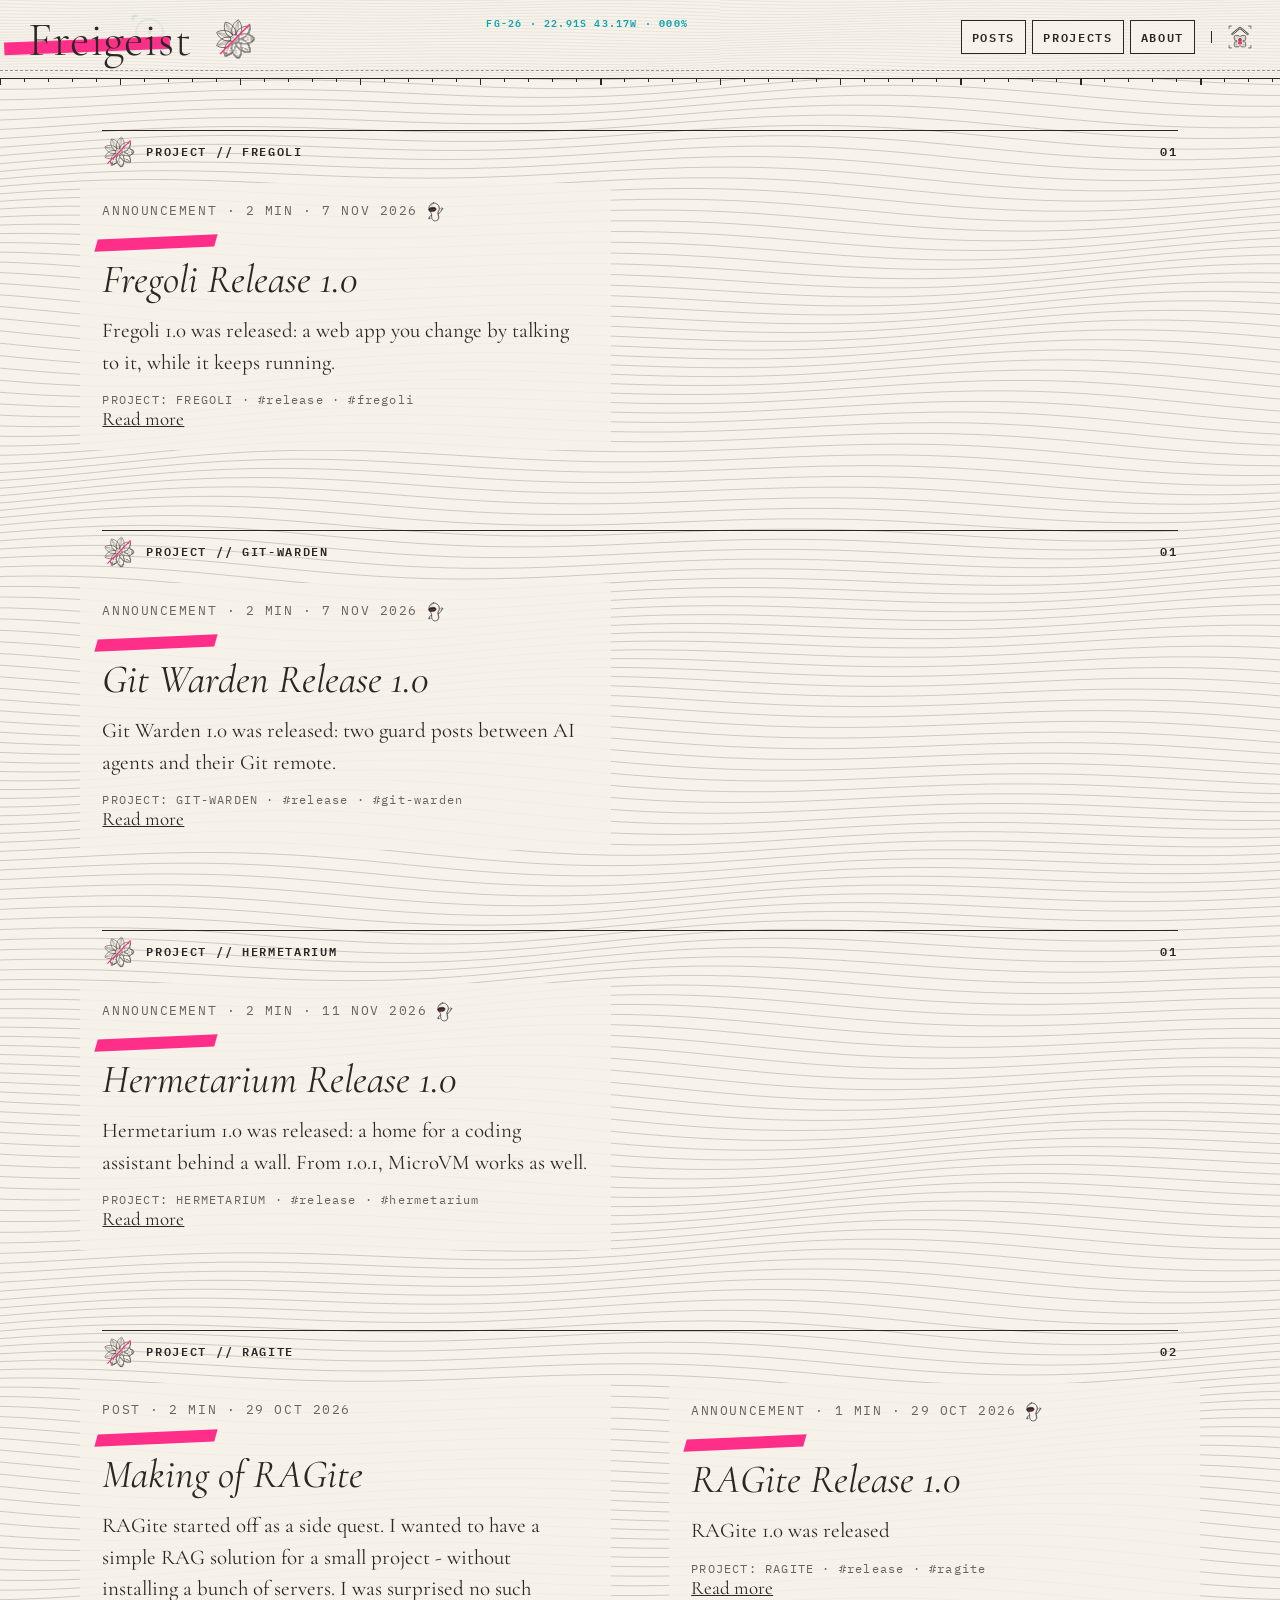
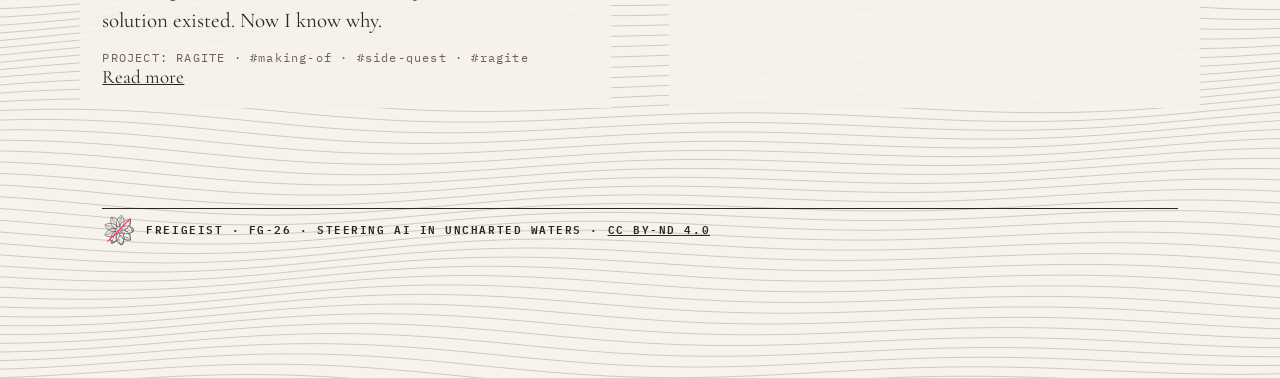
<file: projects.html>
<!doctype html><html lang="en"><head><script>(function(){var P={"acid-green":["#C0FE04","#ff3d7f"],"signal-orange":["#ff5a1f","#2f3cff"],"hot-magenta":["#ff2e88","#0fa3b1"],"cobalt":["#2f3cff","#ff5a1f","#9aa3ff"],"warning-red":["#e8231b","#1f3fbf"],"safety-yellow":["#ffd400","#e8231b"]},k=Object.keys(P),q=new URLSearchParams(location.search).get("accent"),n=P[q]?q:k[Math.floor(Math.random()*k.length)],c=P[n],s=document.documentElement.style;s.setProperty("--accent",c[0]);s.setProperty("--hud",c[1]);s.setProperty("--acc-text",c[2]||c[0]);document.documentElement.dataset.accent=n})();</script><meta charset="utf-8"><meta name="viewport" content="width=device-width,initial-scale=1"><title>Projects – Freigeist</title><link rel="stylesheet" href="theme/fonts.css"><link rel="stylesheet" href="theme/content.css"><link rel="icon" href="assets/freigeist-mark.svg"><style>body{margin:0;background:#f8f3ea}svg{display:block;width:100%;height:auto}.m{display:none}@media(max-width:700px){.d{display:none}.m{display:block}}nav.demo{position:fixed;bottom:8px;left:8px;font:12px monospace;background:#111;color:var(--acc-text);padding:4px 8px}nav.demo a{color:var(--acc-text)}</style></head><body class="compact"><svg xmlns="http://www.w3.org/2000/svg" class="d" width="1440" height="900" viewBox="0 0 1440 900"><defs>
<filter id="wc" x="-30%" y="-30%" width="160%" height="160%"><feTurbulence type="fractalNoise" baseFrequency="0.012" numOctaves="3" seed="3" /><feDisplacementMap in="SourceGraphic" scale="60" /><feGaussianBlur stdDeviation="6" /></filter>
<filter id="paper"><feTurbulence type="fractalNoise" baseFrequency="0.9" numOctaves="2" seed="5" /><feColorMatrix values="0 0 0 0 0.45  0 0 0 0 0.38  0 0 0 0 0.3  0 0 0 0.07 0" /></filter>
<filter id="concrete"><feTurbulence type="fractalNoise" baseFrequency="0.04" numOctaves="5" seed="9" /><feColorMatrix values="0 0 0 0 0.3  0 0 0 0 0.3  0 0 0 0 0.32  0 0 0 0.55 0" /></filter>
<filter id="spray" x="-20%" y="-20%" width="140%" height="140%"><feGaussianBlur stdDeviation="1.6" /><feTurbulence type="fractalNoise" baseFrequency="0.8" result="n" /><feDisplacementMap in="SourceGraphic" in2="n" scale="5" /></filter>
<filter id="glow" x="-30%" y="-30%" width="160%" height="160%"><feGaussianBlur stdDeviation="9" result="b" /><feMerge><feMergeNode in="b" /><feMergeNode in="b" /><feMergeNode in="SourceGraphic" /></feMerge></filter>
<filter id="rough"><feTurbulence type="fractalNoise" baseFrequency="0.05" numOctaves="2" seed="2" /><feDisplacementMap in="SourceGraphic" scale="4" /></filter>
</defs><defs><pattern id="hatch" width="6" height="6" patternUnits="userSpaceOnUse" patternTransform="rotate(35)"><line x1="0" y1="0" x2="0" y2="6" stroke="#2b2724" stroke-width=".7" /></pattern>
<pattern id="xhatch" width="6" height="6" patternUnits="userSpaceOnUse" patternTransform="rotate(-25)"><path d="M0 0V6M0 3H6" stroke="#2b2724" stroke-width=".6" /></pattern>
<pattern id="tone" width="7" height="7" patternUnits="userSpaceOnUse" patternTransform="rotate(45)"><circle cx="3.5" cy="3.5" r="1.5" fill="#111" /></pattern></defs><defs><pattern id="fine" width="3.2" height="3.2" patternUnits="userSpaceOnUse" patternTransform="rotate(30)"><line x1="0" y1="0" x2="0" y2="3.2" stroke="#2b2724" stroke-width=".55" /></pattern>
<pattern id="fine2" width="3.2" height="3.2" patternUnits="userSpaceOnUse" patternTransform="rotate(-40)"><path d="M0 0V3.2M0 1.6H3.2" stroke="#2b2724" stroke-width=".45" /></pattern></defs><g class="g-bar g-hstab"><rect x="-20" y="232" width="760" height="58" style="fill:var(--accent)" transform="rotate(-2.2 -20 232)" /></g><g class="g-cross"><g transform="translate(7 -5)"><g style="stroke:var(--hud)" stroke-width="1.5" fill="none"><circle cx="640" cy="190" r="62" /><circle cx="640" cy="190" r="5" /><path d="M0 190H1440M640 0V900" stroke-dasharray="2 6" /><path d="M564 114h20M564 114v20M716 266h-20M716 266v-20" stroke-width="2.5" /></g><text x="724" y="128" text-anchor="start" font-family="IBM Plex Mono" font-weight="600" font-size="12" style="fill:var(--hud)" letter-spacing="1">TGT // FREIGEIST · 22.91S</text><text x="724" y="145" text-anchor="start" font-family="IBM Plex Mono" font-weight="600" font-size="12" style="fill:var(--hud)" letter-spacing="1">LOCK 87% · SIGNAL: SOFT</text></g></g><text x="90" y="290" font-family="Cormorant Garamond" font-weight="300" class="g-title" font-size="220" fill="#2b2724" letter-spacing="4">Freigeist</text></svg><svg xmlns="http://www.w3.org/2000/svg" class="m" width="390" height="844" viewBox="0 0 390 844"><defs>
<filter id="m-wc" x="-30%" y="-30%" width="160%" height="160%"><feTurbulence type="fractalNoise" baseFrequency="0.012" numOctaves="3" seed="3" /><feDisplacementMap in="SourceGraphic" scale="60" /><feGaussianBlur stdDeviation="6" /></filter>
<filter id="m-paper"><feTurbulence type="fractalNoise" baseFrequency="0.9" numOctaves="2" seed="5" /><feColorMatrix values="0 0 0 0 0.45  0 0 0 0 0.38  0 0 0 0 0.3  0 0 0 0.07 0" /></filter>
<filter id="m-concrete"><feTurbulence type="fractalNoise" baseFrequency="0.04" numOctaves="5" seed="9" /><feColorMatrix values="0 0 0 0 0.3  0 0 0 0 0.3  0 0 0 0 0.32  0 0 0 0.55 0" /></filter>
<filter id="m-spray" x="-20%" y="-20%" width="140%" height="140%"><feGaussianBlur stdDeviation="1.6" /><feTurbulence type="fractalNoise" baseFrequency="0.8" result="n" /><feDisplacementMap in="SourceGraphic" in2="n" scale="5" /></filter>
<filter id="m-glow" x="-30%" y="-30%" width="160%" height="160%"><feGaussianBlur stdDeviation="9" result="b" /><feMerge><feMergeNode in="b" /><feMergeNode in="b" /><feMergeNode in="SourceGraphic" /></feMerge></filter>
<filter id="m-rough"><feTurbulence type="fractalNoise" baseFrequency="0.05" numOctaves="2" seed="2" /><feDisplacementMap in="SourceGraphic" scale="4" /></filter>
</defs><defs><pattern id="m-hatch" width="6" height="6" patternUnits="userSpaceOnUse" patternTransform="rotate(35)"><line x1="0" y1="0" x2="0" y2="6" stroke="#2b2724" stroke-width=".7" /></pattern>
<pattern id="m-xhatch" width="6" height="6" patternUnits="userSpaceOnUse" patternTransform="rotate(-25)"><path d="M0 0V6M0 3H6" stroke="#2b2724" stroke-width=".6" /></pattern>
<pattern id="m-tone" width="7" height="7" patternUnits="userSpaceOnUse" patternTransform="rotate(45)"><circle cx="3.5" cy="3.5" r="1.5" fill="#111" /></pattern></defs><defs><pattern id="m-fine" width="3.2" height="3.2" patternUnits="userSpaceOnUse" patternTransform="rotate(30)"><line x1="0" y1="0" x2="0" y2="3.2" stroke="#2b2724" stroke-width=".55" /></pattern>
<pattern id="m-fine2" width="3.2" height="3.2" patternUnits="userSpaceOnUse" patternTransform="rotate(-40)"><path d="M0 0V3.2M0 1.6H3.2" stroke="#2b2724" stroke-width=".45" /></pattern></defs><g class="g-bar g-hstab"><rect x="-10" y="215" width="300" height="40" style="fill:var(--accent)" transform="rotate(-3 -10 215)" /></g><text x="22" y="200" font-family="Cormorant Garamond" font-weight="300" class="g-title" font-size="104" fill="#2b2724">Frei</text><text x="22" y="295" font-family="Cormorant Garamond" font-weight="300" font-style="italic" class="g-title" font-size="104" fill="#2b2724">geist</text></svg><style>
.g-bar,.g-pix,.g-beam,.g-title{transform-box:view-box}
.j1{transform:translate(4px,-2px)}.j2{transform:translate(-6px,3px) skewX(-4deg)}
.rgb{filter:drop-shadow(4px 0 var(--accent)) drop-shadow(-4px 0 var(--hud))}
.flick{opacity:.15}.flick2{opacity:.6}
#tear{position:fixed;left:0;right:0;height:0;pointer-events:none;background:repeating-linear-gradient(0deg,rgba(17,17,17,.25) 0 1px,transparent 1px 3px);mix-blend-mode:multiply;z-index:5}
#tear.on{height:var(--h)}
</style><style>
main.posts{position:relative;background:#f8f3ea url(theme/waves-desktop.svg) 0 0/100% auto repeat-y;color:#2b2724;padding:80px 8vw 140px;font-family:"Cormorant Garamond",serif}
main.posts .kick{font:600 12px "IBM Plex Mono",monospace;letter-spacing:.14em;border-top:1.5px solid #2b2724;padding-top:10px;margin-bottom:40px;display:flex;justify-content:space-between}
main.posts .grid{display:grid;grid-template-columns:1fr 1fr;gap:72px 8vw;max-width:1200px}
main.posts .meta{font:500 13px "IBM Plex Mono",monospace;letter-spacing:.12em;color:#6b625a}
main.posts .st{display:block;width:120px;height:12px;background:var(--accent);transform:rotate(-2.5deg) skewX(-18deg);margin:14px 0 6px -6px}
main.posts h2{font-style:italic;font-weight:400;font-size:40px;line-height:1.1;margin:8px 0 14px}
main.posts p{font-size:21px;line-height:1.5;max-width:34em;margin:0 0 14px}
main.posts .more{color:#2b2724;font-size:19px}
main.posts footer{margin-top:100px;font:600 11px "IBM Plex Mono",monospace;letter-spacing:.14em;border-top:1.5px solid #2b2724;padding-top:10px}
svg.mk{width:28px;height:28px;display:inline-block;vertical-align:middle}main.posts article{background:rgba(248,243,234,.88);padding:18px 22px 20px;margin:-18px -22px 0}main.posts .kick svg.mk,main.posts footer svg.mk{width:34px;height:34px;margin:-12px 10px -10px 0}#hmark{position:fixed;top:0;width:44px;height:44px;opacity:0;z-index:4;pointer-events:none}@media(max-width:700px){main.posts{padding:48px 24px 110px;background-image:url(theme/waves-mobile.svg)}main.posts .grid{grid-template-columns:1fr;gap:52px}main.posts h2{font-size:31px}main.posts p{font-size:18px}}
#hbar{position:fixed;left:0;top:0;right:0;background:#f8f3ea;border-bottom:3px solid var(--accent);box-shadow:0 1px 0 #2b2724;opacity:0;pointer-events:none;z-index:3;will-change:opacity}
#hdr{position:fixed;left:0;top:0;transform-origin:0 0;pointer-events:none;z-index:4;overflow:visible;will-change:transform}
</style><main class="posts"><div class="kick"><span><svg class="mk" viewBox="0 0 88 88"><use href="#fg-mark"/></svg>PROJECT // FREGOLI</span><span>01</span></div><div class="grid" style="margin-bottom:80px"><article><div class="meta">ANNOUNCEMENT · 2 MIN · 7 NOV 2026<span class="ai-helper" tabindex="0" role="img" aria-label="This post was created by AI." title="This post was created by AI." data-tip="This post was created by AI."><svg height="22" width="18" xmlns="http://www.w3.org/2000/svg" viewBox="-6 -6 116 142" aria-hidden="true" focusable="false"><defs><pattern id="hfh" width="4" height="4" patternUnits="userSpaceOnUse" patternTransform="rotate(-35)"><path d="M0 2H4" stroke="currentColor" stroke-width="1.1"/></pattern></defs><g fill="none" stroke="currentColor" stroke-linecap="round" stroke-linejoin="round"><path d="M32 86 C20 88 14 95 15 103" stroke-width="4.5"/><path d="M68 78 C83 75 91 64 95 50" stroke-width="4.5"/><circle cx="15" cy="106" r="4.5" fill="var(--paper,#f8f3ea)" stroke-width="3.2"/><circle cx="96" cy="44" r="6" fill="var(--paper,#f8f3ea)" stroke-width="3.2"/><g transform="rotate(-7 50 70)"><path d="M50 6 C66 6 84 22 84 42 C84 58 73 64 71 74 C70 82 73 90 73 100 C73 114 62 123 50 123 C37 123 27 114 27 100 C27 90 30 82 29 74 C27 64 16 58 16 42 C16 22 34 6 50 6Z" fill="var(--paper,#f8f3ea)" stroke-width="4.2"/><path d="M80 26 C83 31 84 36 84 42 C84 58 73 64 71 74 C70 82 73 90 73 100 C73 112 66 120 57 122.6 C63.5 119 66 111 66 100 C66 90 64 82 65 74 C67 63 79 58 79 42 C79 36 80 31 80 26Z" fill="url(#hfh)" stroke="none"/><path d="M30 21 q6 -8 14 -9" stroke-width="2.6"/><path d="M15 46 C15 34 30 32 40 33 C54 34 62 38 62 47 C62 57 50 61 38 61 C24 61 15 57 15 46Z" fill="currentColor" stroke-width="3.2"/><path d="M23.5 49 q4.5 -6.5 9 0 M41.5 49 q4.5 -6.5 9 0" stroke="var(--accent,#C0FE04)" stroke-width="3.8"/><path d="M33 54 q5 6 10 0z" fill="var(--accent,#C0FE04)" stroke="none"/></g></g></svg>
</span></div><i class="st"></i><h2><a href="posts/fregoli-1.html">Fregoli Release 1.0</a></h2><p>Fregoli 1.0 was released: a web app you change by talking to it, while it keeps running.</p><div class="tags">PROJECT: FREGOLI · #release · #fregoli</div><a href="posts/fregoli-1.html" class="more">Read more</a></article></div><div class="kick"><span><svg class="mk" viewBox="0 0 88 88"><use href="#fg-mark"/></svg>PROJECT // GIT-WARDEN</span><span>01</span></div><div class="grid" style="margin-bottom:80px"><article><div class="meta">ANNOUNCEMENT · 2 MIN · 7 NOV 2026<span class="ai-helper" tabindex="0" role="img" aria-label="This post was created by AI." title="This post was created by AI." data-tip="This post was created by AI."><svg height="22" width="18" xmlns="http://www.w3.org/2000/svg" viewBox="-6 -6 116 142" aria-hidden="true" focusable="false"><defs><pattern id="hfh" width="4" height="4" patternUnits="userSpaceOnUse" patternTransform="rotate(-35)"><path d="M0 2H4" stroke="currentColor" stroke-width="1.1"/></pattern></defs><g fill="none" stroke="currentColor" stroke-linecap="round" stroke-linejoin="round"><path d="M32 86 C20 88 14 95 15 103" stroke-width="4.5"/><path d="M68 78 C83 75 91 64 95 50" stroke-width="4.5"/><circle cx="15" cy="106" r="4.5" fill="var(--paper,#f8f3ea)" stroke-width="3.2"/><circle cx="96" cy="44" r="6" fill="var(--paper,#f8f3ea)" stroke-width="3.2"/><g transform="rotate(-7 50 70)"><path d="M50 6 C66 6 84 22 84 42 C84 58 73 64 71 74 C70 82 73 90 73 100 C73 114 62 123 50 123 C37 123 27 114 27 100 C27 90 30 82 29 74 C27 64 16 58 16 42 C16 22 34 6 50 6Z" fill="var(--paper,#f8f3ea)" stroke-width="4.2"/><path d="M80 26 C83 31 84 36 84 42 C84 58 73 64 71 74 C70 82 73 90 73 100 C73 112 66 120 57 122.6 C63.5 119 66 111 66 100 C66 90 64 82 65 74 C67 63 79 58 79 42 C79 36 80 31 80 26Z" fill="url(#hfh)" stroke="none"/><path d="M30 21 q6 -8 14 -9" stroke-width="2.6"/><path d="M15 46 C15 34 30 32 40 33 C54 34 62 38 62 47 C62 57 50 61 38 61 C24 61 15 57 15 46Z" fill="currentColor" stroke-width="3.2"/><path d="M23.5 49 q4.5 -6.5 9 0 M41.5 49 q4.5 -6.5 9 0" stroke="var(--accent,#C0FE04)" stroke-width="3.8"/><path d="M33 54 q5 6 10 0z" fill="var(--accent,#C0FE04)" stroke="none"/></g></g></svg>
</span></div><i class="st"></i><h2><a href="posts/git-warden-1.html">Git Warden Release 1.0</a></h2><p>Git Warden 1.0 was released: two guard posts between AI agents and their Git remote.</p><div class="tags">PROJECT: GIT-WARDEN · #release · #git-warden</div><a href="posts/git-warden-1.html" class="more">Read more</a></article></div><div class="kick"><span><svg class="mk" viewBox="0 0 88 88"><use href="#fg-mark"/></svg>PROJECT // HERMETARIUM</span><span>01</span></div><div class="grid" style="margin-bottom:80px"><article><div class="meta">ANNOUNCEMENT · 2 MIN · 11 NOV 2026<span class="ai-helper" tabindex="0" role="img" aria-label="This post was created by AI." title="This post was created by AI." data-tip="This post was created by AI."><svg height="22" width="18" xmlns="http://www.w3.org/2000/svg" viewBox="-6 -6 116 142" aria-hidden="true" focusable="false"><defs><pattern id="hfh" width="4" height="4" patternUnits="userSpaceOnUse" patternTransform="rotate(-35)"><path d="M0 2H4" stroke="currentColor" stroke-width="1.1"/></pattern></defs><g fill="none" stroke="currentColor" stroke-linecap="round" stroke-linejoin="round"><path d="M32 86 C20 88 14 95 15 103" stroke-width="4.5"/><path d="M68 78 C83 75 91 64 95 50" stroke-width="4.5"/><circle cx="15" cy="106" r="4.5" fill="var(--paper,#f8f3ea)" stroke-width="3.2"/><circle cx="96" cy="44" r="6" fill="var(--paper,#f8f3ea)" stroke-width="3.2"/><g transform="rotate(-7 50 70)"><path d="M50 6 C66 6 84 22 84 42 C84 58 73 64 71 74 C70 82 73 90 73 100 C73 114 62 123 50 123 C37 123 27 114 27 100 C27 90 30 82 29 74 C27 64 16 58 16 42 C16 22 34 6 50 6Z" fill="var(--paper,#f8f3ea)" stroke-width="4.2"/><path d="M80 26 C83 31 84 36 84 42 C84 58 73 64 71 74 C70 82 73 90 73 100 C73 112 66 120 57 122.6 C63.5 119 66 111 66 100 C66 90 64 82 65 74 C67 63 79 58 79 42 C79 36 80 31 80 26Z" fill="url(#hfh)" stroke="none"/><path d="M30 21 q6 -8 14 -9" stroke-width="2.6"/><path d="M15 46 C15 34 30 32 40 33 C54 34 62 38 62 47 C62 57 50 61 38 61 C24 61 15 57 15 46Z" fill="currentColor" stroke-width="3.2"/><path d="M23.5 49 q4.5 -6.5 9 0 M41.5 49 q4.5 -6.5 9 0" stroke="var(--accent,#C0FE04)" stroke-width="3.8"/><path d="M33 54 q5 6 10 0z" fill="var(--accent,#C0FE04)" stroke="none"/></g></g></svg>
</span></div><i class="st"></i><h2><a href="posts/hermetarium-1.html">Hermetarium Release 1.0</a></h2><p>Hermetarium 1.0 was released: a home for a coding assistant behind a wall. From 1.0.1, MicroVM works as well.</p><div class="tags">PROJECT: HERMETARIUM · #release · #hermetarium</div><a href="posts/hermetarium-1.html" class="more">Read more</a></article></div><div class="kick"><span><svg class="mk" viewBox="0 0 88 88"><use href="#fg-mark"/></svg>PROJECT // RAGITE</span><span>02</span></div><div class="grid" style="margin-bottom:80px"><article><div class="meta">POST · 2 MIN · 29 OCT 2026</div><i class="st"></i><h2><a href="posts/making-of-ragite.html">Making of RAGite</a></h2><p>RAGite started off as a side quest. I wanted to have a simple RAG solution for a small project - without installing a bunch of servers. I was surprised no such solution existed. Now I know why.</p><div class="tags">PROJECT: RAGITE · #making-of · #side-quest · #ragite</div><a href="posts/making-of-ragite.html" class="more">Read more</a></article><article><div class="meta">ANNOUNCEMENT · 1 MIN · 29 OCT 2026<span class="ai-helper" tabindex="0" role="img" aria-label="This post was created by AI." title="This post was created by AI." data-tip="This post was created by AI."><svg height="22" width="18" xmlns="http://www.w3.org/2000/svg" viewBox="-6 -6 116 142" aria-hidden="true" focusable="false"><defs><pattern id="hfh" width="4" height="4" patternUnits="userSpaceOnUse" patternTransform="rotate(-35)"><path d="M0 2H4" stroke="currentColor" stroke-width="1.1"/></pattern></defs><g fill="none" stroke="currentColor" stroke-linecap="round" stroke-linejoin="round"><path d="M32 86 C20 88 14 95 15 103" stroke-width="4.5"/><path d="M68 78 C83 75 91 64 95 50" stroke-width="4.5"/><circle cx="15" cy="106" r="4.5" fill="var(--paper,#f8f3ea)" stroke-width="3.2"/><circle cx="96" cy="44" r="6" fill="var(--paper,#f8f3ea)" stroke-width="3.2"/><g transform="rotate(-7 50 70)"><path d="M50 6 C66 6 84 22 84 42 C84 58 73 64 71 74 C70 82 73 90 73 100 C73 114 62 123 50 123 C37 123 27 114 27 100 C27 90 30 82 29 74 C27 64 16 58 16 42 C16 22 34 6 50 6Z" fill="var(--paper,#f8f3ea)" stroke-width="4.2"/><path d="M80 26 C83 31 84 36 84 42 C84 58 73 64 71 74 C70 82 73 90 73 100 C73 112 66 120 57 122.6 C63.5 119 66 111 66 100 C66 90 64 82 65 74 C67 63 79 58 79 42 C79 36 80 31 80 26Z" fill="url(#hfh)" stroke="none"/><path d="M30 21 q6 -8 14 -9" stroke-width="2.6"/><path d="M15 46 C15 34 30 32 40 33 C54 34 62 38 62 47 C62 57 50 61 38 61 C24 61 15 57 15 46Z" fill="currentColor" stroke-width="3.2"/><path d="M23.5 49 q4.5 -6.5 9 0 M41.5 49 q4.5 -6.5 9 0" stroke="var(--accent,#C0FE04)" stroke-width="3.8"/><path d="M33 54 q5 6 10 0z" fill="var(--accent,#C0FE04)" stroke="none"/></g></g></svg>
</span></div><i class="st"></i><h2><a href="posts/ragite-1.html">RAGite Release 1.0</a></h2><p>RAGite 1.0 was released</p><div class="tags">PROJECT: RAGITE · #release · #ragite</div><a href="posts/ragite-1.html" class="more">Read more</a></article></div><footer><svg class="mk" viewBox="0 0 88 88"><use href="#fg-mark"/></svg>FREIGEIST · FG-26 · STEERING AI IN UNCHARTED WATERS · <a href="https://creativecommons.org/licenses/by-nd/4.0/" rel="license">CC BY-ND 4.0</a></footer></main>
<svg width="0" height="0" style="position:absolute"><symbol id="fg-mark" viewBox="0 0 88 88"><clipPath id="mk-bl"><polygon points="0,0 88,0 0,88"/></clipPath><clipPath id="mk-br"><polygon points="88,0 88,0 88,88 0,88 0,88"/></clipPath><g clip-path="url(#mk-bl)"><defs><pattern id="mk-ch" width="7" height="7" patternUnits="userSpaceOnUse" patternTransform="rotate(45)"><path d="M0 0V7M0 0H7" stroke="#2b2724" stroke-width="0.9"/></pattern></defs><path transform="translate(44 44) rotate(0)" d="M0 0 C 9.75 -13.649999999999999 29.25 -12.48 39.0 0 C 29.25 12.48 9.75 13.649999999999999 0 0Z" fill="none" stroke="#2b2724" stroke-width="1.1"/><path transform="translate(44 44) rotate(0)" d="M5.85 0 C 14.82 -3.861 27.299999999999997 -3.861 35.88 0" fill="none" stroke="#2b2724" stroke-width="0.5"/><path transform="translate(44 44) rotate(0)" d="M5.85 0 C 14.82 3.861 27.299999999999997 3.861 35.88 0" fill="none" stroke="#2b2724" stroke-width="0.5"/><path transform="translate(44 44) rotate(0)" d="M3.12 0 L35.1 0" stroke="#2b2724" stroke-width="0.45"/><path transform="translate(44 44) rotate(40)" d="M0 0 C 9.75 -13.649999999999999 29.25 -12.48 39.0 0 C 29.25 12.48 9.75 13.649999999999999 0 0Z" fill="none" stroke="#2b2724" stroke-width="1.1"/><path transform="translate(44 44) rotate(40)" d="M5.85 0 C 14.82 -3.861 27.299999999999997 -3.861 35.88 0" fill="none" stroke="#2b2724" stroke-width="0.5"/><path transform="translate(44 44) rotate(40)" d="M5.85 0 C 14.82 3.861 27.299999999999997 3.861 35.88 0" fill="none" stroke="#2b2724" stroke-width="0.5"/><path transform="translate(44 44) rotate(40)" d="M3.12 0 L35.1 0" stroke="#2b2724" stroke-width="0.45"/><path transform="translate(44 44) rotate(80)" d="M0 0 C 9.75 -13.649999999999999 29.25 -12.48 39.0 0 C 29.25 12.48 9.75 13.649999999999999 0 0Z" fill="none" stroke="#2b2724" stroke-width="1.1"/><path transform="translate(44 44) rotate(80)" d="M5.85 0 C 14.82 -3.861 27.299999999999997 -3.861 35.88 0" fill="none" stroke="#2b2724" stroke-width="0.5"/><path transform="translate(44 44) rotate(80)" d="M5.85 0 C 14.82 3.861 27.299999999999997 3.861 35.88 0" fill="none" stroke="#2b2724" stroke-width="0.5"/><path transform="translate(44 44) rotate(80)" d="M3.12 0 L35.1 0" stroke="#2b2724" stroke-width="0.45"/><path transform="translate(44 44) rotate(120)" d="M0 0 C 9.75 -13.649999999999999 29.25 -12.48 39.0 0 C 29.25 12.48 9.75 13.649999999999999 0 0Z" fill="none" stroke="#2b2724" stroke-width="1.1"/><path transform="translate(44 44) rotate(120)" d="M5.85 0 C 14.82 -3.861 27.299999999999997 -3.861 35.88 0" fill="none" stroke="#2b2724" stroke-width="0.5"/><path transform="translate(44 44) rotate(120)" d="M5.85 0 C 14.82 3.861 27.299999999999997 3.861 35.88 0" fill="none" stroke="#2b2724" stroke-width="0.5"/><path transform="translate(44 44) rotate(120)" d="M3.12 0 L35.1 0" stroke="#2b2724" stroke-width="0.45"/><path transform="translate(44 44) rotate(160)" d="M0 0 C 9.75 -13.649999999999999 29.25 -12.48 39.0 0 C 29.25 12.48 9.75 13.649999999999999 0 0Z" fill="none" stroke="#2b2724" stroke-width="1.1"/><path transform="translate(44 44) rotate(160)" d="M5.85 0 C 14.82 -3.861 27.299999999999997 -3.861 35.88 0" fill="none" stroke="#2b2724" stroke-width="0.5"/><path transform="translate(44 44) rotate(160)" d="M5.85 0 C 14.82 3.861 27.299999999999997 3.861 35.88 0" fill="none" stroke="#2b2724" stroke-width="0.5"/><path transform="translate(44 44) rotate(160)" d="M3.12 0 L35.1 0" stroke="#2b2724" stroke-width="0.45"/><path transform="translate(44 44) rotate(200)" d="M0 0 C 9.75 -13.649999999999999 29.25 -12.48 39.0 0 C 29.25 12.48 9.75 13.649999999999999 0 0Z" fill="none" stroke="#2b2724" stroke-width="1.1"/><path transform="translate(44 44) rotate(200)" d="M5.85 0 C 14.82 -3.861 27.299999999999997 -3.861 35.88 0" fill="none" stroke="#2b2724" stroke-width="0.5"/><path transform="translate(44 44) rotate(200)" d="M5.85 0 C 14.82 3.861 27.299999999999997 3.861 35.88 0" fill="none" stroke="#2b2724" stroke-width="0.5"/><path transform="translate(44 44) rotate(200)" d="M3.12 0 L35.1 0" stroke="#2b2724" stroke-width="0.45"/><path transform="translate(44 44) rotate(240)" d="M0 0 C 9.75 -13.649999999999999 29.25 -12.48 39.0 0 C 29.25 12.48 9.75 13.649999999999999 0 0Z" fill="none" stroke="#2b2724" stroke-width="1.1"/><path transform="translate(44 44) rotate(240)" d="M5.85 0 C 14.82 -3.861 27.299999999999997 -3.861 35.88 0" fill="none" stroke="#2b2724" stroke-width="0.5"/><path transform="translate(44 44) rotate(240)" d="M5.85 0 C 14.82 3.861 27.299999999999997 3.861 35.88 0" fill="none" stroke="#2b2724" stroke-width="0.5"/><path transform="translate(44 44) rotate(240)" d="M3.12 0 L35.1 0" stroke="#2b2724" stroke-width="0.45"/><path transform="translate(44 44) rotate(280)" d="M0 0 C 9.75 -13.649999999999999 29.25 -12.48 39.0 0 C 29.25 12.48 9.75 13.649999999999999 0 0Z" fill="none" stroke="#2b2724" stroke-width="1.1"/><path transform="translate(44 44) rotate(280)" d="M5.85 0 C 14.82 -3.861 27.299999999999997 -3.861 35.88 0" fill="none" stroke="#2b2724" stroke-width="0.5"/><path transform="translate(44 44) rotate(280)" d="M5.85 0 C 14.82 3.861 27.299999999999997 3.861 35.88 0" fill="none" stroke="#2b2724" stroke-width="0.5"/><path transform="translate(44 44) rotate(280)" d="M3.12 0 L35.1 0" stroke="#2b2724" stroke-width="0.45"/><path transform="translate(44 44) rotate(320)" d="M0 0 C 9.75 -13.649999999999999 29.25 -12.48 39.0 0 C 29.25 12.48 9.75 13.649999999999999 0 0Z" fill="none" stroke="#2b2724" stroke-width="1.1"/><path transform="translate(44 44) rotate(320)" d="M5.85 0 C 14.82 -3.861 27.299999999999997 -3.861 35.88 0" fill="none" stroke="#2b2724" stroke-width="0.5"/><path transform="translate(44 44) rotate(320)" d="M5.85 0 C 14.82 3.861 27.299999999999997 3.861 35.88 0" fill="none" stroke="#2b2724" stroke-width="0.5"/><path transform="translate(44 44) rotate(320)" d="M3.12 0 L35.1 0" stroke="#2b2724" stroke-width="0.45"/><circle cx="44" cy="44" r="8.84" fill="#f8f3ea" stroke="#2b2724" stroke-width="1.1"/><circle cx="44" cy="44" r="8.84" fill="url(#mk-ch)"/></g><g clip-path="url(#mk-br)" fill="#2b2724"><rect x="47" y="5" width="2" height="2"/><rect x="49" y="5" width="2" height="2"/><rect x="51" y="5" width="2" height="2"/><rect x="45" y="7" width="2" height="2"/><rect x="47" y="7" width="2" height="2" fill="#f8f3ea"/><rect x="47" y="7" width="2" height="2"/><rect x="49" y="7" width="2" height="2" fill="#f8f3ea"/><rect x="51" y="7" width="2" height="2" fill="#f8f3ea"/><rect x="51" y="7" width="2" height="2"/><rect x="53" y="7" width="2" height="2"/><rect x="23" y="9" width="2" height="2"/><rect x="25" y="9" width="2" height="2"/><rect x="27" y="9" width="2" height="2"/><rect x="43" y="9" width="2" height="2"/><rect x="45" y="9" width="2" height="2" fill="#f8f3ea"/><rect x="45" y="9" width="2" height="2"/><rect x="47" y="9" width="2" height="2" fill="#f8f3ea"/><rect x="49" y="9" width="2" height="2" fill="#f8f3ea"/><rect x="49" y="9" width="2" height="2"/><rect x="51" y="9" width="2" height="2" fill="#f8f3ea"/><rect x="53" y="9" width="2" height="2"/><rect x="23" y="11" width="2" height="2"/><rect x="25" y="11" width="2" height="2" fill="#f8f3ea"/><rect x="27" y="11" width="2" height="2" fill="#f8f3ea"/><rect x="27" y="11" width="2" height="2"/><rect x="29" y="11" width="2" height="2"/><rect x="31" y="11" width="2" height="2"/><rect x="41" y="11" width="2" height="2"/><rect x="43" y="11" width="2" height="2" fill="#f8f3ea"/><rect x="43" y="11" width="2" height="2"/><rect x="45" y="11" width="2" height="2" fill="#f8f3ea"/><rect x="47" y="11" width="2" height="2" fill="#f8f3ea"/><rect x="49" y="11" width="2" height="2" fill="#f8f3ea"/><rect x="51" y="11" width="2" height="2" fill="#f8f3ea"/><rect x="53" y="11" width="2" height="2" fill="#f8f3ea"/><rect x="53" y="11" width="2" height="2"/><rect x="55" y="11" width="2" height="2"/><rect x="23" y="13" width="2" height="2" fill="#f8f3ea"/><rect x="23" y="13" width="2" height="2"/><rect x="25" y="13" width="2" height="2" fill="#f8f3ea"/><rect x="25" y="13" width="2" height="2"/><rect x="27" y="13" width="2" height="2" fill="#f8f3ea"/><rect x="27" y="13" width="2" height="2"/><rect x="29" y="13" width="2" height="2" fill="#f8f3ea"/><rect x="31" y="13" width="2" height="2" fill="#f8f3ea"/><rect x="33" y="13" width="2" height="2"/><rect x="35" y="13" width="2" height="2"/><rect x="41" y="13" width="2" height="2" fill="#f8f3ea"/><rect x="41" y="13" width="2" height="2"/><rect x="43" y="13" width="2" height="2" fill="#f8f3ea"/><rect x="45" y="13" width="2" height="2" fill="#f8f3ea"/><rect x="47" y="13" width="2" height="2" fill="#f8f3ea"/><rect x="49" y="13" width="2" height="2" fill="#f8f3ea"/><rect x="51" y="13" width="2" height="2" fill="#f8f3ea"/><rect x="53" y="13" width="2" height="2" fill="#f8f3ea"/><rect x="55" y="13" width="2" height="2"/><rect x="21" y="15" width="2" height="2"/><rect x="23" y="15" width="2" height="2" fill="#f8f3ea"/><rect x="23" y="15" width="2" height="2"/><rect x="25" y="15" width="2" height="2" fill="#f8f3ea"/><rect x="25" y="15" width="2" height="2"/><rect x="27" y="15" width="2" height="2" fill="#f8f3ea"/><rect x="29" y="15" width="2" height="2" fill="#f8f3ea"/><rect x="31" y="15" width="2" height="2" fill="#f8f3ea"/><rect x="33" y="15" width="2" height="2" fill="#f8f3ea"/><rect x="35" y="15" width="2" height="2" fill="#f8f3ea"/><rect x="35" y="15" width="2" height="2"/><rect x="37" y="15" width="2" height="2"/><rect x="39" y="15" width="2" height="2"/><rect x="41" y="15" width="2" height="2" fill="#f8f3ea"/><rect x="43" y="15" width="2" height="2" fill="#f8f3ea"/><rect x="45" y="15" width="2" height="2" fill="#f8f3ea"/><rect x="45" y="15" width="2" height="2"/><rect x="47" y="15" width="2" height="2" fill="#f8f3ea"/><rect x="49" y="15" width="2" height="2" fill="#f8f3ea"/><rect x="51" y="15" width="2" height="2" fill="#f8f3ea"/><rect x="53" y="15" width="2" height="2" fill="#f8f3ea"/><rect x="55" y="15" width="2" height="2" fill="#f8f3ea"/><rect x="55" y="15" width="2" height="2"/><rect x="21" y="17" width="2" height="2"/><rect x="23" y="17" width="2" height="2" fill="#f8f3ea"/><rect x="25" y="17" width="2" height="2" fill="#f8f3ea"/><rect x="27" y="17" width="2" height="2" fill="#f8f3ea"/><rect x="29" y="17" width="2" height="2" fill="#f8f3ea"/><rect x="31" y="17" width="2" height="2" fill="#f8f3ea"/><rect x="33" y="17" width="2" height="2" fill="#f8f3ea"/><rect x="35" y="17" width="2" height="2" fill="#f8f3ea"/><rect x="37" y="17" width="2" height="2" fill="#f8f3ea"/><rect x="37" y="17" width="2" height="2"/><rect x="39" y="17" width="2" height="2" fill="#f8f3ea"/><rect x="39" y="17" width="2" height="2"/><rect x="41" y="17" width="2" height="2" fill="#f8f3ea"/><rect x="43" y="17" width="2" height="2" fill="#f8f3ea"/><rect x="45" y="17" width="2" height="2" fill="#f8f3ea"/><rect x="47" y="17" width="2" height="2" fill="#f8f3ea"/><rect x="49" y="17" width="2" height="2" fill="#f8f3ea"/><rect x="51" y="17" width="2" height="2" fill="#f8f3ea"/><rect x="53" y="17" width="2" height="2" fill="#f8f3ea"/><rect x="55" y="17" width="2" height="2" fill="#f8f3ea"/><rect x="55" y="17" width="2" height="2"/><rect x="61" y="17" width="2" height="2"/><rect x="63" y="17" width="2" height="2"/><rect x="65" y="17" width="2" height="2"/><rect x="67" y="17" width="2" height="2"/><rect x="69" y="17" width="2" height="2"/><rect x="71" y="17" width="2" height="2"/><rect x="73" y="17" width="2" height="2"/><rect x="21" y="19" width="2" height="2"/><rect x="23" y="19" width="2" height="2" fill="#f8f3ea"/><rect x="25" y="19" width="2" height="2" fill="#f8f3ea"/><rect x="27" y="19" width="2" height="2" fill="#f8f3ea"/><rect x="27" y="19" width="2" height="2"/><rect x="29" y="19" width="2" height="2" fill="#f8f3ea"/><rect x="31" y="19" width="2" height="2" fill="#f8f3ea"/><rect x="33" y="19" width="2" height="2" fill="#f8f3ea"/><rect x="33" y="19" width="2" height="2"/><rect x="35" y="19" width="2" height="2" fill="#f8f3ea"/><rect x="37" y="19" width="2" height="2" fill="#f8f3ea"/><rect x="37" y="19" width="2" height="2"/><rect x="39" y="19" width="2" height="2" fill="#f8f3ea"/><rect x="39" y="19" width="2" height="2"/><rect x="41" y="19" width="2" height="2" fill="#f8f3ea"/><rect x="41" y="19" width="2" height="2"/><rect x="43" y="19" width="2" height="2" fill="#f8f3ea"/><rect x="45" y="19" width="2" height="2" fill="#f8f3ea"/><rect x="45" y="19" width="2" height="2"/><rect x="47" y="19" width="2" height="2" fill="#f8f3ea"/><rect x="49" y="19" width="2" height="2" fill="#f8f3ea"/><rect x="51" y="19" width="2" height="2" fill="#f8f3ea"/><rect x="53" y="19" width="2" height="2" fill="#f8f3ea"/><rect x="55" y="19" width="2" height="2" fill="#f8f3ea"/><rect x="57" y="19" width="2" height="2"/><rect x="59" y="19" width="2" height="2" fill="#f8f3ea"/><rect x="59" y="19" width="2" height="2"/><rect x="61" y="19" width="2" height="2" fill="#f8f3ea"/><rect x="61" y="19" width="2" height="2"/><rect x="63" y="19" width="2" height="2" fill="#f8f3ea"/><rect x="65" y="19" width="2" height="2" fill="#f8f3ea"/><rect x="67" y="19" width="2" height="2" fill="#f8f3ea"/><rect x="69" y="19" width="2" height="2" fill="#f8f3ea"/><rect x="71" y="19" width="2" height="2" fill="#f8f3ea"/><rect x="73" y="19" width="2" height="2"/><rect x="21" y="21" width="2" height="2"/><rect x="23" y="21" width="2" height="2" fill="#f8f3ea"/><rect x="25" y="21" width="2" height="2" fill="#f8f3ea"/><rect x="27" y="21" width="2" height="2" fill="#f8f3ea"/><rect x="29" y="21" width="2" height="2" fill="#f8f3ea"/><rect x="31" y="21" width="2" height="2" fill="#f8f3ea"/><rect x="33" y="21" width="2" height="2" fill="#f8f3ea"/><rect x="35" y="21" width="2" height="2" fill="#f8f3ea"/><rect x="37" y="21" width="2" height="2" fill="#f8f3ea"/><rect x="37" y="21" width="2" height="2"/><rect x="39" y="21" width="2" height="2" fill="#f8f3ea"/><rect x="41" y="21" width="2" height="2" fill="#f8f3ea"/><rect x="41" y="21" width="2" height="2"/><rect x="43" y="21" width="2" height="2" fill="#f8f3ea"/><rect x="45" y="21" width="2" height="2" fill="#f8f3ea"/><rect x="47" y="21" width="2" height="2" fill="#f8f3ea"/><rect x="49" y="21" width="2" height="2" fill="#f8f3ea"/><rect x="51" y="21" width="2" height="2" fill="#f8f3ea"/><rect x="53" y="21" width="2" height="2" fill="#f8f3ea"/><rect x="53" y="21" width="2" height="2"/><rect x="55" y="21" width="2" height="2" fill="#f8f3ea"/><rect x="55" y="21" width="2" height="2"/><rect x="57" y="21" width="2" height="2" fill="#f8f3ea"/><rect x="57" y="21" width="2" height="2"/><rect x="59" y="21" width="2" height="2" fill="#f8f3ea"/><rect x="61" y="21" width="2" height="2" fill="#f8f3ea"/><rect x="63" y="21" width="2" height="2" fill="#f8f3ea"/><rect x="65" y="21" width="2" height="2" fill="#f8f3ea"/><rect x="67" y="21" width="2" height="2" fill="#f8f3ea"/><rect x="67" y="21" width="2" height="2"/><rect x="69" y="21" width="2" height="2" fill="#f8f3ea"/><rect x="69" y="21" width="2" height="2"/><rect x="71" y="21" width="2" height="2" fill="#f8f3ea"/><rect x="73" y="21" width="2" height="2"/><rect x="21" y="23" width="2" height="2"/><rect x="23" y="23" width="2" height="2" fill="#f8f3ea"/><rect x="23" y="23" width="2" height="2"/><rect x="25" y="23" width="2" height="2" fill="#f8f3ea"/><rect x="27" y="23" width="2" height="2" fill="#f8f3ea"/><rect x="29" y="23" width="2" height="2" fill="#f8f3ea"/><rect x="29" y="23" width="2" height="2"/><rect x="31" y="23" width="2" height="2" fill="#f8f3ea"/><rect x="33" y="23" width="2" height="2" fill="#f8f3ea"/><rect x="35" y="23" width="2" height="2" fill="#f8f3ea"/><rect x="35" y="23" width="2" height="2"/><rect x="37" y="23" width="2" height="2" fill="#f8f3ea"/><rect x="37" y="23" width="2" height="2"/><rect x="39" y="23" width="2" height="2" fill="#f8f3ea"/><rect x="41" y="23" width="2" height="2" fill="#f8f3ea"/><rect x="43" y="23" width="2" height="2" fill="#f8f3ea"/><rect x="43" y="23" width="2" height="2"/><rect x="45" y="23" width="2" height="2" fill="#f8f3ea"/><rect x="47" y="23" width="2" height="2" fill="#f8f3ea"/><rect x="49" y="23" width="2" height="2" fill="#f8f3ea"/><rect x="51" y="23" width="2" height="2" fill="#f8f3ea"/><rect x="51" y="23" width="2" height="2"/><rect x="53" y="23" width="2" height="2" fill="#f8f3ea"/><rect x="53" y="23" width="2" height="2"/><rect x="55" y="23" width="2" height="2" fill="#f8f3ea"/><rect x="57" y="23" width="2" height="2" fill="#f8f3ea"/><rect x="57" y="23" width="2" height="2"/><rect x="59" y="23" width="2" height="2" fill="#f8f3ea"/><rect x="61" y="23" width="2" height="2" fill="#f8f3ea"/><rect x="63" y="23" width="2" height="2" fill="#f8f3ea"/><rect x="63" y="23" width="2" height="2"/><rect x="65" y="23" width="2" height="2" fill="#f8f3ea"/><rect x="67" y="23" width="2" height="2" fill="#f8f3ea"/><rect x="69" y="23" width="2" height="2" fill="#f8f3ea"/><rect x="71" y="23" width="2" height="2" fill="#f8f3ea"/><rect x="73" y="23" width="2" height="2"/><rect x="15" y="25" width="2" height="2"/><rect x="17" y="25" width="2" height="2"/><rect x="19" y="25" width="2" height="2"/><rect x="21" y="25" width="2" height="2"/><rect x="23" y="25" width="2" height="2" fill="#f8f3ea"/><rect x="23" y="25" width="2" height="2"/><rect x="25" y="25" width="2" height="2" fill="#f8f3ea"/><rect x="27" y="25" width="2" height="2" fill="#f8f3ea"/><rect x="29" y="25" width="2" height="2" fill="#f8f3ea"/><rect x="29" y="25" width="2" height="2"/><rect x="31" y="25" width="2" height="2" fill="#f8f3ea"/><rect x="33" y="25" width="2" height="2" fill="#f8f3ea"/><rect x="35" y="25" width="2" height="2" fill="#f8f3ea"/><rect x="35" y="25" width="2" height="2"/><rect x="37" y="25" width="2" height="2" fill="#f8f3ea"/><rect x="37" y="25" width="2" height="2"/><rect x="39" y="25" width="2" height="2" fill="#f8f3ea"/><rect x="41" y="25" width="2" height="2" fill="#f8f3ea"/><rect x="43" y="25" width="2" height="2" fill="#f8f3ea"/><rect x="43" y="25" width="2" height="2"/><rect x="45" y="25" width="2" height="2" fill="#f8f3ea"/><rect x="47" y="25" width="2" height="2" fill="#f8f3ea"/><rect x="49" y="25" width="2" height="2" fill="#f8f3ea"/><rect x="49" y="25" width="2" height="2"/><rect x="51" y="25" width="2" height="2" fill="#f8f3ea"/><rect x="51" y="25" width="2" height="2"/><rect x="53" y="25" width="2" height="2" fill="#f8f3ea"/><rect x="55" y="25" width="2" height="2" fill="#f8f3ea"/><rect x="55" y="25" width="2" height="2"/><rect x="57" y="25" width="2" height="2" fill="#f8f3ea"/><rect x="57" y="25" width="2" height="2"/><rect x="59" y="25" width="2" height="2" fill="#f8f3ea"/><rect x="59" y="25" width="2" height="2"/><rect x="61" y="25" width="2" height="2" fill="#f8f3ea"/><rect x="63" y="25" width="2" height="2" fill="#f8f3ea"/><rect x="65" y="25" width="2" height="2" fill="#f8f3ea"/><rect x="67" y="25" width="2" height="2" fill="#f8f3ea"/><rect x="69" y="25" width="2" height="2" fill="#f8f3ea"/><rect x="71" y="25" width="2" height="2" fill="#f8f3ea"/><rect x="71" y="25" width="2" height="2"/><rect x="73" y="25" width="2" height="2"/><rect x="9" y="27" width="2" height="2"/><rect x="11" y="27" width="2" height="2"/><rect x="13" y="27" width="2" height="2"/><rect x="15" y="27" width="2" height="2" fill="#f8f3ea"/><rect x="15" y="27" width="2" height="2"/><rect x="17" y="27" width="2" height="2" fill="#f8f3ea"/><rect x="19" y="27" width="2" height="2" fill="#f8f3ea"/><rect x="21" y="27" width="2" height="2" fill="#f8f3ea"/><rect x="23" y="27" width="2" height="2" fill="#f8f3ea"/><rect x="23" y="27" width="2" height="2"/><rect x="25" y="27" width="2" height="2" fill="#f8f3ea"/><rect x="25" y="27" width="2" height="2"/><rect x="27" y="27" width="2" height="2" fill="#f8f3ea"/><rect x="27" y="27" width="2" height="2"/><rect x="29" y="27" width="2" height="2" fill="#f8f3ea"/><rect x="29" y="27" width="2" height="2"/><rect x="31" y="27" width="2" height="2" fill="#f8f3ea"/><rect x="31" y="27" width="2" height="2"/><rect x="33" y="27" width="2" height="2" fill="#f8f3ea"/><rect x="33" y="27" width="2" height="2"/><rect x="35" y="27" width="2" height="2" fill="#f8f3ea"/><rect x="37" y="27" width="2" height="2" fill="#f8f3ea"/><rect x="37" y="27" width="2" height="2"/><rect x="39" y="27" width="2" height="2" fill="#f8f3ea"/><rect x="41" y="27" width="2" height="2" fill="#f8f3ea"/><rect x="43" y="27" width="2" height="2" fill="#f8f3ea"/><rect x="43" y="27" width="2" height="2"/><rect x="45" y="27" width="2" height="2" fill="#f8f3ea"/><rect x="45" y="27" width="2" height="2"/><rect x="47" y="27" width="2" height="2" fill="#f8f3ea"/><rect x="47" y="27" width="2" height="2"/><rect x="49" y="27" width="2" height="2" fill="#f8f3ea"/><rect x="49" y="27" width="2" height="2"/><rect x="51" y="27" width="2" height="2" fill="#f8f3ea"/><rect x="53" y="27" width="2" height="2" fill="#f8f3ea"/><rect x="55" y="27" width="2" height="2" fill="#f8f3ea"/><rect x="55" y="27" width="2" height="2"/><rect x="57" y="27" width="2" height="2" fill="#f8f3ea"/><rect x="59" y="27" width="2" height="2" fill="#f8f3ea"/><rect x="61" y="27" width="2" height="2" fill="#f8f3ea"/><rect x="63" y="27" width="2" height="2" fill="#f8f3ea"/><rect x="65" y="27" width="2" height="2" fill="#f8f3ea"/><rect x="67" y="27" width="2" height="2" fill="#f8f3ea"/><rect x="69" y="27" width="2" height="2" fill="#f8f3ea"/><rect x="71" y="27" width="2" height="2" fill="#f8f3ea"/><rect x="71" y="27" width="2" height="2"/><rect x="7" y="29" width="2" height="2"/><rect x="9" y="29" width="2" height="2" fill="#f8f3ea"/><rect x="9" y="29" width="2" height="2"/><rect x="11" y="29" width="2" height="2" fill="#f8f3ea"/><rect x="13" y="29" width="2" height="2" fill="#f8f3ea"/><rect x="15" y="29" width="2" height="2" fill="#f8f3ea"/><rect x="17" y="29" width="2" height="2" fill="#f8f3ea"/><rect x="19" y="29" width="2" height="2" fill="#f8f3ea"/><rect x="21" y="29" width="2" height="2" fill="#f8f3ea"/><rect x="23" y="29" width="2" height="2" fill="#f8f3ea"/><rect x="23" y="29" width="2" height="2"/><rect x="25" y="29" width="2" height="2" fill="#f8f3ea"/><rect x="25" y="29" width="2" height="2"/><rect x="27" y="29" width="2" height="2" fill="#f8f3ea"/><rect x="29" y="29" width="2" height="2" fill="#f8f3ea"/><rect x="29" y="29" width="2" height="2"/><rect x="31" y="29" width="2" height="2" fill="#f8f3ea"/><rect x="31" y="29" width="2" height="2"/><rect x="33" y="29" width="2" height="2" fill="#f8f3ea"/><rect x="33" y="29" width="2" height="2"/><rect x="35" y="29" width="2" height="2" fill="#f8f3ea"/><rect x="37" y="29" width="2" height="2" fill="#f8f3ea"/><rect x="37" y="29" width="2" height="2"/><rect x="39" y="29" width="2" height="2" fill="#f8f3ea"/><rect x="41" y="29" width="2" height="2" fill="#f8f3ea"/><rect x="43" y="29" width="2" height="2" fill="#f8f3ea"/><rect x="45" y="29" width="2" height="2" fill="#f8f3ea"/><rect x="45" y="29" width="2" height="2"/><rect x="47" y="29" width="2" height="2" fill="#f8f3ea"/><rect x="47" y="29" width="2" height="2"/><rect x="49" y="29" width="2" height="2" fill="#f8f3ea"/><rect x="51" y="29" width="2" height="2" fill="#f8f3ea"/><rect x="53" y="29" width="2" height="2" fill="#f8f3ea"/><rect x="55" y="29" width="2" height="2" fill="#f8f3ea"/><rect x="55" y="29" width="2" height="2"/><rect x="57" y="29" width="2" height="2" fill="#f8f3ea"/><rect x="59" y="29" width="2" height="2" fill="#f8f3ea"/><rect x="61" y="29" width="2" height="2" fill="#f8f3ea"/><rect x="63" y="29" width="2" height="2" fill="#f8f3ea"/><rect x="65" y="29" width="2" height="2" fill="#f8f3ea"/><rect x="67" y="29" width="2" height="2" fill="#f8f3ea"/><rect x="69" y="29" width="2" height="2" fill="#f8f3ea"/><rect x="71" y="29" width="2" height="2"/><rect x="7" y="31" width="2" height="2"/><rect x="9" y="31" width="2" height="2" fill="#f8f3ea"/><rect x="11" y="31" width="2" height="2" fill="#f8f3ea"/><rect x="11" y="31" width="2" height="2"/><rect x="13" y="31" width="2" height="2" fill="#f8f3ea"/><rect x="15" y="31" width="2" height="2" fill="#f8f3ea"/><rect x="17" y="31" width="2" height="2" fill="#f8f3ea"/><rect x="19" y="31" width="2" height="2" fill="#f8f3ea"/><rect x="19" y="31" width="2" height="2"/><rect x="21" y="31" width="2" height="2" fill="#f8f3ea"/><rect x="23" y="31" width="2" height="2" fill="#f8f3ea"/><rect x="25" y="31" width="2" height="2" fill="#f8f3ea"/><rect x="25" y="31" width="2" height="2"/><rect x="27" y="31" width="2" height="2" fill="#f8f3ea"/><rect x="29" y="31" width="2" height="2" fill="#f8f3ea"/><rect x="31" y="31" width="2" height="2" fill="#f8f3ea"/><rect x="33" y="31" width="2" height="2" fill="#f8f3ea"/><rect x="33" y="31" width="2" height="2"/><rect x="35" y="31" width="2" height="2" fill="#f8f3ea"/><rect x="35" y="31" width="2" height="2"/><rect x="37" y="31" width="2" height="2" fill="#f8f3ea"/><rect x="37" y="31" width="2" height="2"/><rect x="39" y="31" width="2" height="2" fill="#f8f3ea"/><rect x="39" y="31" width="2" height="2"/><rect x="41" y="31" width="2" height="2" fill="#f8f3ea"/><rect x="43" y="31" width="2" height="2" fill="#f8f3ea"/><rect x="45" y="31" width="2" height="2" fill="#f8f3ea"/><rect x="45" y="31" width="2" height="2"/><rect x="47" y="31" width="2" height="2" fill="#f8f3ea"/><rect x="49" y="31" width="2" height="2" fill="#f8f3ea"/><rect x="51" y="31" width="2" height="2" fill="#f8f3ea"/><rect x="53" y="31" width="2" height="2" fill="#f8f3ea"/><rect x="55" y="31" width="2" height="2" fill="#f8f3ea"/><rect x="55" y="31" width="2" height="2"/><rect x="57" y="31" width="2" height="2" fill="#f8f3ea"/><rect x="59" y="31" width="2" height="2" fill="#f8f3ea"/><rect x="61" y="31" width="2" height="2" fill="#f8f3ea"/><rect x="63" y="31" width="2" height="2" fill="#f8f3ea"/><rect x="65" y="31" width="2" height="2" fill="#f8f3ea"/><rect x="67" y="31" width="2" height="2" fill="#f8f3ea"/><rect x="69" y="31" width="2" height="2" fill="#f8f3ea"/><rect x="69" y="31" width="2" height="2"/><rect x="71" y="31" width="2" height="2"/><rect x="7" y="33" width="2" height="2"/><rect x="9" y="33" width="2" height="2" fill="#f8f3ea"/><rect x="9" y="33" width="2" height="2"/><rect x="11" y="33" width="2" height="2" fill="#f8f3ea"/><rect x="11" y="33" width="2" height="2"/><rect x="13" y="33" width="2" height="2" fill="#f8f3ea"/><rect x="15" y="33" width="2" height="2" fill="#f8f3ea"/><rect x="17" y="33" width="2" height="2" fill="#f8f3ea"/><rect x="19" y="33" width="2" height="2" fill="#f8f3ea"/><rect x="21" y="33" width="2" height="2" fill="#f8f3ea"/><rect x="23" y="33" width="2" height="2" fill="#f8f3ea"/><rect x="23" y="33" width="2" height="2"/><rect x="25" y="33" width="2" height="2" fill="#f8f3ea"/><rect x="25" y="33" width="2" height="2"/><rect x="27" y="33" width="2" height="2" fill="#f8f3ea"/><rect x="27" y="33" width="2" height="2"/><rect x="29" y="33" width="2" height="2" fill="#f8f3ea"/><rect x="31" y="33" width="2" height="2" fill="#f8f3ea"/><rect x="33" y="33" width="2" height="2" fill="#f8f3ea"/><rect x="35" y="33" width="2" height="2" fill="#f8f3ea"/><rect x="37" y="33" width="2" height="2" fill="#f8f3ea"/><rect x="37" y="33" width="2" height="2"/><rect x="39" y="33" width="2" height="2" fill="#f8f3ea"/><rect x="39" y="33" width="2" height="2"/><rect x="41" y="33" width="2" height="2" fill="#f8f3ea"/><rect x="43" y="33" width="2" height="2" fill="#f8f3ea"/><rect x="43" y="33" width="2" height="2"/><rect x="45" y="33" width="2" height="2" fill="#f8f3ea"/><rect x="45" y="33" width="2" height="2"/><rect x="47" y="33" width="2" height="2" fill="#f8f3ea"/><rect x="47" y="33" width="2" height="2"/><rect x="49" y="33" width="2" height="2" fill="#f8f3ea"/><rect x="51" y="33" width="2" height="2" fill="#f8f3ea"/><rect x="53" y="33" width="2" height="2" fill="#f8f3ea"/><rect x="53" y="33" width="2" height="2"/><rect x="55" y="33" width="2" height="2" fill="#f8f3ea"/><rect x="57" y="33" width="2" height="2" fill="#f8f3ea"/><rect x="57" y="33" width="2" height="2"/><rect x="59" y="33" width="2" height="2" fill="#f8f3ea"/><rect x="59" y="33" width="2" height="2"/><rect x="61" y="33" width="2" height="2" fill="#f8f3ea"/><rect x="61" y="33" width="2" height="2"/><rect x="63" y="33" width="2" height="2" fill="#f8f3ea"/><rect x="63" y="33" width="2" height="2"/><rect x="65" y="33" width="2" height="2" fill="#f8f3ea"/><rect x="65" y="33" width="2" height="2"/><rect x="67" y="33" width="2" height="2" fill="#f8f3ea"/><rect x="67" y="33" width="2" height="2"/><rect x="69" y="33" width="2" height="2"/><rect x="9" y="35" width="2" height="2"/><rect x="11" y="35" width="2" height="2" fill="#f8f3ea"/><rect x="13" y="35" width="2" height="2" fill="#f8f3ea"/><rect x="15" y="35" width="2" height="2" fill="#f8f3ea"/><rect x="17" y="35" width="2" height="2" fill="#f8f3ea"/><rect x="19" y="35" width="2" height="2" fill="#f8f3ea"/><rect x="21" y="35" width="2" height="2" fill="#f8f3ea"/><rect x="23" y="35" width="2" height="2" fill="#f8f3ea"/><rect x="25" y="35" width="2" height="2" fill="#f8f3ea"/><rect x="27" y="35" width="2" height="2" fill="#f8f3ea"/><rect x="27" y="35" width="2" height="2"/><rect x="29" y="35" width="2" height="2" fill="#f8f3ea"/><rect x="29" y="35" width="2" height="2"/><rect x="31" y="35" width="2" height="2" fill="#f8f3ea"/><rect x="33" y="35" width="2" height="2" fill="#f8f3ea"/><rect x="35" y="35" width="2" height="2" fill="#f8f3ea"/><rect x="37" y="35" width="2" height="2" fill="#f8f3ea"/><rect x="37" y="35" width="2" height="2"/><rect x="39" y="35" width="2" height="2" fill="#f8f3ea"/><rect x="39" y="35" width="2" height="2"/><rect x="41" y="35" width="2" height="2" fill="#f8f3ea"/><rect x="41" y="35" width="2" height="2"/><rect x="43" y="35" width="2" height="2" fill="#f8f3ea"/><rect x="43" y="35" width="2" height="2"/><rect x="45" y="35" width="2" height="2" fill="#f8f3ea"/><rect x="45" y="35" width="2" height="2"/><rect x="47" y="35" width="2" height="2" fill="#f8f3ea"/><rect x="47" y="35" width="2" height="2"/><rect x="49" y="35" width="2" height="2" fill="#f8f3ea"/><rect x="49" y="35" width="2" height="2"/><rect x="51" y="35" width="2" height="2" fill="#f8f3ea"/><rect x="51" y="35" width="2" height="2"/><rect x="53" y="35" width="2" height="2" fill="#f8f3ea"/><rect x="53" y="35" width="2" height="2"/><rect x="55" y="35" width="2" height="2" fill="#f8f3ea"/><rect x="55" y="35" width="2" height="2"/><rect x="57" y="35" width="2" height="2" fill="#f8f3ea"/><rect x="57" y="35" width="2" height="2"/><rect x="59" y="35" width="2" height="2" fill="#f8f3ea"/><rect x="61" y="35" width="2" height="2" fill="#f8f3ea"/><rect x="63" y="35" width="2" height="2" fill="#f8f3ea"/><rect x="65" y="35" width="2" height="2" fill="#f8f3ea"/><rect x="67" y="35" width="2" height="2" fill="#f8f3ea"/><rect x="67" y="35" width="2" height="2"/><rect x="69" y="35" width="2" height="2" fill="#f8f3ea"/><rect x="69" y="35" width="2" height="2"/><rect x="71" y="35" width="2" height="2" fill="#f8f3ea"/><rect x="71" y="35" width="2" height="2"/><rect x="73" y="35" width="2" height="2"/><rect x="9" y="37" width="2" height="2"/><rect x="11" y="37" width="2" height="2" fill="#f8f3ea"/><rect x="11" y="37" width="2" height="2"/><rect x="13" y="37" width="2" height="2" fill="#f8f3ea"/><rect x="15" y="37" width="2" height="2" fill="#f8f3ea"/><rect x="17" y="37" width="2" height="2" fill="#f8f3ea"/><rect x="17" y="37" width="2" height="2"/><rect x="19" y="37" width="2" height="2" fill="#f8f3ea"/><rect x="21" y="37" width="2" height="2" fill="#f8f3ea"/><rect x="23" y="37" width="2" height="2" fill="#f8f3ea"/><rect x="25" y="37" width="2" height="2" fill="#f8f3ea"/><rect x="27" y="37" width="2" height="2" fill="#f8f3ea"/><rect x="29" y="37" width="2" height="2" fill="#f8f3ea"/><rect x="29" y="37" width="2" height="2"/><rect x="31" y="37" width="2" height="2" fill="#f8f3ea"/><rect x="31" y="37" width="2" height="2"/><rect x="33" y="37" width="2" height="2" fill="#f8f3ea"/><rect x="35" y="37" width="2" height="2" fill="#f8f3ea"/><rect x="37" y="37" width="2" height="2" fill="#f8f3ea"/><rect x="37" y="37" width="2" height="2"/><rect x="39" y="37" width="2" height="2" fill="#f8f3ea"/><rect x="41" y="37" width="2" height="2" fill="#f8f3ea"/><rect x="41" y="37" width="2" height="2"/><rect x="43" y="37" width="2" height="2" fill="#f8f3ea"/><rect x="45" y="37" width="2" height="2" fill="#f8f3ea"/><rect x="45" y="37" width="2" height="2"/><rect x="47" y="37" width="2" height="2" fill="#f8f3ea"/><rect x="49" y="37" width="2" height="2" fill="#f8f3ea"/><rect x="49" y="37" width="2" height="2"/><rect x="51" y="37" width="2" height="2" fill="#f8f3ea"/><rect x="51" y="37" width="2" height="2"/><rect x="53" y="37" width="2" height="2" fill="#f8f3ea"/><rect x="55" y="37" width="2" height="2" fill="#f8f3ea"/><rect x="57" y="37" width="2" height="2" fill="#f8f3ea"/><rect x="59" y="37" width="2" height="2" fill="#f8f3ea"/><rect x="61" y="37" width="2" height="2" fill="#f8f3ea"/><rect x="63" y="37" width="2" height="2" fill="#f8f3ea"/><rect x="65" y="37" width="2" height="2" fill="#f8f3ea"/><rect x="65" y="37" width="2" height="2"/><rect x="67" y="37" width="2" height="2" fill="#f8f3ea"/><rect x="69" y="37" width="2" height="2" fill="#f8f3ea"/><rect x="71" y="37" width="2" height="2" fill="#f8f3ea"/><rect x="73" y="37" width="2" height="2" fill="#f8f3ea"/><rect x="73" y="37" width="2" height="2"/><rect x="75" y="37" width="2" height="2"/><rect x="77" y="37" width="2" height="2"/><rect x="11" y="39" width="2" height="2"/><rect x="13" y="39" width="2" height="2" fill="#f8f3ea"/><rect x="13" y="39" width="2" height="2"/><rect x="15" y="39" width="2" height="2" fill="#f8f3ea"/><rect x="17" y="39" width="2" height="2" fill="#f8f3ea"/><rect x="19" y="39" width="2" height="2" fill="#f8f3ea"/><rect x="21" y="39" width="2" height="2" fill="#f8f3ea"/><rect x="23" y="39" width="2" height="2" fill="#f8f3ea"/><rect x="23" y="39" width="2" height="2"/><rect x="25" y="39" width="2" height="2" fill="#f8f3ea"/><rect x="25" y="39" width="2" height="2"/><rect x="27" y="39" width="2" height="2" fill="#f8f3ea"/><rect x="27" y="39" width="2" height="2"/><rect x="29" y="39" width="2" height="2" fill="#f8f3ea"/><rect x="29" y="39" width="2" height="2"/><rect x="31" y="39" width="2" height="2" fill="#f8f3ea"/><rect x="31" y="39" width="2" height="2"/><rect x="33" y="39" width="2" height="2" fill="#f8f3ea"/><rect x="33" y="39" width="2" height="2"/><rect x="35" y="39" width="2" height="2" fill="#f8f3ea"/><rect x="35" y="39" width="2" height="2"/><rect x="37" y="39" width="2" height="2" fill="#f8f3ea"/><rect x="39" y="39" width="2" height="2" fill="#f8f3ea"/><rect x="39" y="39" width="2" height="2"/><rect x="41" y="39" width="2" height="2" fill="#f8f3ea"/><rect x="43" y="39" width="2" height="2" fill="#f8f3ea"/><rect x="43" y="39" width="2" height="2"/><rect x="45" y="39" width="2" height="2" fill="#f8f3ea"/><rect x="47" y="39" width="2" height="2" fill="#f8f3ea"/><rect x="47" y="39" width="2" height="2"/><rect x="49" y="39" width="2" height="2" fill="#f8f3ea"/><rect x="51" y="39" width="2" height="2" fill="#f8f3ea"/><rect x="51" y="39" width="2" height="2"/><rect x="53" y="39" width="2" height="2" fill="#f8f3ea"/><rect x="55" y="39" width="2" height="2" fill="#f8f3ea"/><rect x="57" y="39" width="2" height="2" fill="#f8f3ea"/><rect x="59" y="39" width="2" height="2" fill="#f8f3ea"/><rect x="61" y="39" width="2" height="2" fill="#f8f3ea"/><rect x="61" y="39" width="2" height="2"/><rect x="63" y="39" width="2" height="2" fill="#f8f3ea"/><rect x="63" y="39" width="2" height="2"/><rect x="65" y="39" width="2" height="2" fill="#f8f3ea"/><rect x="65" y="39" width="2" height="2"/><rect x="67" y="39" width="2" height="2" fill="#f8f3ea"/><rect x="69" y="39" width="2" height="2" fill="#f8f3ea"/><rect x="71" y="39" width="2" height="2" fill="#f8f3ea"/><rect x="73" y="39" width="2" height="2" fill="#f8f3ea"/><rect x="75" y="39" width="2" height="2" fill="#f8f3ea"/><rect x="77" y="39" width="2" height="2" fill="#f8f3ea"/><rect x="77" y="39" width="2" height="2"/><rect x="79" y="39" width="2" height="2"/><rect x="13" y="41" width="2" height="2"/><rect x="15" y="41" width="2" height="2" fill="#f8f3ea"/><rect x="15" y="41" width="2" height="2"/><rect x="17" y="41" width="2" height="2" fill="#f8f3ea"/><rect x="19" y="41" width="2" height="2" fill="#f8f3ea"/><rect x="19" y="41" width="2" height="2"/><rect x="21" y="41" width="2" height="2" fill="#f8f3ea"/><rect x="21" y="41" width="2" height="2"/><rect x="23" y="41" width="2" height="2" fill="#f8f3ea"/><rect x="23" y="41" width="2" height="2"/><rect x="25" y="41" width="2" height="2" fill="#f8f3ea"/><rect x="27" y="41" width="2" height="2" fill="#f8f3ea"/><rect x="29" y="41" width="2" height="2" fill="#f8f3ea"/><rect x="29" y="41" width="2" height="2"/><rect x="31" y="41" width="2" height="2" fill="#f8f3ea"/><rect x="31" y="41" width="2" height="2"/><rect x="33" y="41" width="2" height="2" fill="#f8f3ea"/><rect x="33" y="41" width="2" height="2"/><rect x="35" y="41" width="2" height="2" fill="#f8f3ea"/><rect x="35" y="41" width="2" height="2"/><rect x="37" y="41" width="2" height="2" fill="#f8f3ea"/><rect x="37" y="41" width="2" height="2"/><rect x="39" y="41" width="2" height="2" fill="#f8f3ea"/><rect x="41" y="41" width="2" height="2" fill="#f8f3ea"/><rect x="41" y="41" width="2" height="2"/><rect x="43" y="41" width="2" height="2" fill="#f8f3ea"/><rect x="45" y="41" width="2" height="2" fill="#f8f3ea"/><rect x="45" y="41" width="2" height="2"/><rect x="47" y="41" width="2" height="2" fill="#f8f3ea"/><rect x="49" y="41" width="2" height="2" fill="#f8f3ea"/><rect x="49" y="41" width="2" height="2"/><rect x="51" y="41" width="2" height="2" fill="#f8f3ea"/><rect x="51" y="41" width="2" height="2"/><rect x="53" y="41" width="2" height="2" fill="#f8f3ea"/><rect x="55" y="41" width="2" height="2" fill="#f8f3ea"/><rect x="57" y="41" width="2" height="2" fill="#f8f3ea"/><rect x="57" y="41" width="2" height="2"/><rect x="59" y="41" width="2" height="2" fill="#f8f3ea"/><rect x="59" y="41" width="2" height="2"/><rect x="61" y="41" width="2" height="2" fill="#f8f3ea"/><rect x="61" y="41" width="2" height="2"/><rect x="63" y="41" width="2" height="2" fill="#f8f3ea"/><rect x="65" y="41" width="2" height="2" fill="#f8f3ea"/><rect x="67" y="41" width="2" height="2" fill="#f8f3ea"/><rect x="69" y="41" width="2" height="2" fill="#f8f3ea"/><rect x="69" y="41" width="2" height="2"/><rect x="71" y="41" width="2" height="2" fill="#f8f3ea"/><rect x="73" y="41" width="2" height="2" fill="#f8f3ea"/><rect x="75" y="41" width="2" height="2" fill="#f8f3ea"/><rect x="75" y="41" width="2" height="2"/><rect x="77" y="41" width="2" height="2" fill="#f8f3ea"/><rect x="79" y="41" width="2" height="2" fill="#f8f3ea"/><rect x="79" y="41" width="2" height="2"/><rect x="81" y="41" width="2" height="2"/><rect x="15" y="43" width="2" height="2"/><rect x="17" y="43" width="2" height="2" fill="#f8f3ea"/><rect x="17" y="43" width="2" height="2"/><rect x="19" y="43" width="2" height="2" fill="#f8f3ea"/><rect x="19" y="43" width="2" height="2"/><rect x="21" y="43" width="2" height="2" fill="#f8f3ea"/><rect x="23" y="43" width="2" height="2" fill="#f8f3ea"/><rect x="25" y="43" width="2" height="2" fill="#f8f3ea"/><rect x="27" y="43" width="2" height="2" fill="#f8f3ea"/><rect x="29" y="43" width="2" height="2" fill="#f8f3ea"/><rect x="31" y="43" width="2" height="2" fill="#f8f3ea"/><rect x="33" y="43" width="2" height="2" fill="#f8f3ea"/><rect x="35" y="43" width="2" height="2" fill="#f8f3ea"/><rect x="35" y="43" width="2" height="2"/><rect x="37" y="43" width="2" height="2" fill="#f8f3ea"/><rect x="39" y="43" width="2" height="2" fill="#f8f3ea"/><rect x="39" y="43" width="2" height="2"/><rect x="41" y="43" width="2" height="2" fill="#f8f3ea"/><rect x="43" y="43" width="2" height="2" fill="#f8f3ea"/><rect x="43" y="43" width="2" height="2"/><rect x="45" y="43" width="2" height="2" fill="#f8f3ea"/><rect x="47" y="43" width="2" height="2" fill="#f8f3ea"/><rect x="47" y="43" width="2" height="2"/><rect x="49" y="43" width="2" height="2" fill="#f8f3ea"/><rect x="51" y="43" width="2" height="2" fill="#f8f3ea"/><rect x="51" y="43" width="2" height="2"/><rect x="53" y="43" width="2" height="2" fill="#f8f3ea"/><rect x="53" y="43" width="2" height="2"/><rect x="55" y="43" width="2" height="2" fill="#f8f3ea"/><rect x="55" y="43" width="2" height="2"/><rect x="57" y="43" width="2" height="2" fill="#f8f3ea"/><rect x="57" y="43" width="2" height="2"/><rect x="59" y="43" width="2" height="2" fill="#f8f3ea"/><rect x="59" y="43" width="2" height="2"/><rect x="61" y="43" width="2" height="2" fill="#f8f3ea"/><rect x="63" y="43" width="2" height="2" fill="#f8f3ea"/><rect x="65" y="43" width="2" height="2" fill="#f8f3ea"/><rect x="67" y="43" width="2" height="2" fill="#f8f3ea"/><rect x="69" y="43" width="2" height="2" fill="#f8f3ea"/><rect x="71" y="43" width="2" height="2" fill="#f8f3ea"/><rect x="73" y="43" width="2" height="2" fill="#f8f3ea"/><rect x="75" y="43" width="2" height="2" fill="#f8f3ea"/><rect x="77" y="43" width="2" height="2" fill="#f8f3ea"/><rect x="77" y="43" width="2" height="2"/><rect x="79" y="43" width="2" height="2" fill="#f8f3ea"/><rect x="81" y="43" width="2" height="2" fill="#f8f3ea"/><rect x="81" y="43" width="2" height="2"/><rect x="13" y="45" width="2" height="2"/><rect x="15" y="45" width="2" height="2" fill="#f8f3ea"/><rect x="15" y="45" width="2" height="2"/><rect x="17" y="45" width="2" height="2" fill="#f8f3ea"/><rect x="19" y="45" width="2" height="2" fill="#f8f3ea"/><rect x="19" y="45" width="2" height="2"/><rect x="21" y="45" width="2" height="2" fill="#f8f3ea"/><rect x="21" y="45" width="2" height="2"/><rect x="23" y="45" width="2" height="2" fill="#f8f3ea"/><rect x="23" y="45" width="2" height="2"/><rect x="25" y="45" width="2" height="2" fill="#f8f3ea"/><rect x="27" y="45" width="2" height="2" fill="#f8f3ea"/><rect x="29" y="45" width="2" height="2" fill="#f8f3ea"/><rect x="29" y="45" width="2" height="2"/><rect x="31" y="45" width="2" height="2" fill="#f8f3ea"/><rect x="33" y="45" width="2" height="2" fill="#f8f3ea"/><rect x="33" y="45" width="2" height="2"/><rect x="35" y="45" width="2" height="2" fill="#f8f3ea"/><rect x="35" y="45" width="2" height="2"/><rect x="37" y="45" width="2" height="2" fill="#f8f3ea"/><rect x="37" y="45" width="2" height="2"/><rect x="39" y="45" width="2" height="2" fill="#f8f3ea"/><rect x="41" y="45" width="2" height="2" fill="#f8f3ea"/><rect x="41" y="45" width="2" height="2"/><rect x="43" y="45" width="2" height="2" fill="#f8f3ea"/><rect x="45" y="45" width="2" height="2" fill="#f8f3ea"/><rect x="45" y="45" width="2" height="2"/><rect x="47" y="45" width="2" height="2" fill="#f8f3ea"/><rect x="49" y="45" width="2" height="2" fill="#f8f3ea"/><rect x="49" y="45" width="2" height="2"/><rect x="51" y="45" width="2" height="2" fill="#f8f3ea"/><rect x="51" y="45" width="2" height="2"/><rect x="53" y="45" width="2" height="2" fill="#f8f3ea"/><rect x="53" y="45" width="2" height="2"/><rect x="55" y="45" width="2" height="2" fill="#f8f3ea"/><rect x="57" y="45" width="2" height="2" fill="#f8f3ea"/><rect x="57" y="45" width="2" height="2"/><rect x="59" y="45" width="2" height="2" fill="#f8f3ea"/><rect x="59" y="45" width="2" height="2"/><rect x="61" y="45" width="2" height="2" fill="#f8f3ea"/><rect x="61" y="45" width="2" height="2"/><rect x="63" y="45" width="2" height="2" fill="#f8f3ea"/><rect x="65" y="45" width="2" height="2" fill="#f8f3ea"/><rect x="67" y="45" width="2" height="2" fill="#f8f3ea"/><rect x="69" y="45" width="2" height="2" fill="#f8f3ea"/><rect x="69" y="45" width="2" height="2"/><rect x="71" y="45" width="2" height="2" fill="#f8f3ea"/><rect x="73" y="45" width="2" height="2" fill="#f8f3ea"/><rect x="75" y="45" width="2" height="2" fill="#f8f3ea"/><rect x="75" y="45" width="2" height="2"/><rect x="77" y="45" width="2" height="2" fill="#f8f3ea"/><rect x="79" y="45" width="2" height="2" fill="#f8f3ea"/><rect x="79" y="45" width="2" height="2"/><rect x="81" y="45" width="2" height="2"/><rect x="11" y="47" width="2" height="2"/><rect x="13" y="47" width="2" height="2" fill="#f8f3ea"/><rect x="13" y="47" width="2" height="2"/><rect x="15" y="47" width="2" height="2" fill="#f8f3ea"/><rect x="17" y="47" width="2" height="2" fill="#f8f3ea"/><rect x="19" y="47" width="2" height="2" fill="#f8f3ea"/><rect x="21" y="47" width="2" height="2" fill="#f8f3ea"/><rect x="23" y="47" width="2" height="2" fill="#f8f3ea"/><rect x="23" y="47" width="2" height="2"/><rect x="25" y="47" width="2" height="2" fill="#f8f3ea"/><rect x="25" y="47" width="2" height="2"/><rect x="27" y="47" width="2" height="2" fill="#f8f3ea"/><rect x="27" y="47" width="2" height="2"/><rect x="29" y="47" width="2" height="2" fill="#f8f3ea"/><rect x="29" y="47" width="2" height="2"/><rect x="31" y="47" width="2" height="2" fill="#f8f3ea"/><rect x="31" y="47" width="2" height="2"/><rect x="33" y="47" width="2" height="2" fill="#f8f3ea"/><rect x="33" y="47" width="2" height="2"/><rect x="35" y="47" width="2" height="2" fill="#f8f3ea"/><rect x="35" y="47" width="2" height="2"/><rect x="37" y="47" width="2" height="2" fill="#f8f3ea"/><rect x="39" y="47" width="2" height="2" fill="#f8f3ea"/><rect x="39" y="47" width="2" height="2"/><rect x="41" y="47" width="2" height="2" fill="#f8f3ea"/><rect x="43" y="47" width="2" height="2" fill="#f8f3ea"/><rect x="43" y="47" width="2" height="2"/><rect x="45" y="47" width="2" height="2" fill="#f8f3ea"/><rect x="47" y="47" width="2" height="2" fill="#f8f3ea"/><rect x="47" y="47" width="2" height="2"/><rect x="49" y="47" width="2" height="2" fill="#f8f3ea"/><rect x="51" y="47" width="2" height="2" fill="#f8f3ea"/><rect x="51" y="47" width="2" height="2"/><rect x="53" y="47" width="2" height="2" fill="#f8f3ea"/><rect x="55" y="47" width="2" height="2" fill="#f8f3ea"/><rect x="57" y="47" width="2" height="2" fill="#f8f3ea"/><rect x="59" y="47" width="2" height="2" fill="#f8f3ea"/><rect x="61" y="47" width="2" height="2" fill="#f8f3ea"/><rect x="61" y="47" width="2" height="2"/><rect x="63" y="47" width="2" height="2" fill="#f8f3ea"/><rect x="63" y="47" width="2" height="2"/><rect x="65" y="47" width="2" height="2" fill="#f8f3ea"/><rect x="65" y="47" width="2" height="2"/><rect x="67" y="47" width="2" height="2" fill="#f8f3ea"/><rect x="69" y="47" width="2" height="2" fill="#f8f3ea"/><rect x="71" y="47" width="2" height="2" fill="#f8f3ea"/><rect x="73" y="47" width="2" height="2" fill="#f8f3ea"/><rect x="75" y="47" width="2" height="2" fill="#f8f3ea"/><rect x="77" y="47" width="2" height="2" fill="#f8f3ea"/><rect x="77" y="47" width="2" height="2"/><rect x="79" y="47" width="2" height="2"/><rect x="9" y="49" width="2" height="2"/><rect x="11" y="49" width="2" height="2" fill="#f8f3ea"/><rect x="11" y="49" width="2" height="2"/><rect x="13" y="49" width="2" height="2" fill="#f8f3ea"/><rect x="15" y="49" width="2" height="2" fill="#f8f3ea"/><rect x="17" y="49" width="2" height="2" fill="#f8f3ea"/><rect x="17" y="49" width="2" height="2"/><rect x="19" y="49" width="2" height="2" fill="#f8f3ea"/><rect x="19" y="49" width="2" height="2"/><rect x="21" y="49" width="2" height="2" fill="#f8f3ea"/><rect x="23" y="49" width="2" height="2" fill="#f8f3ea"/><rect x="25" y="49" width="2" height="2" fill="#f8f3ea"/><rect x="27" y="49" width="2" height="2" fill="#f8f3ea"/><rect x="29" y="49" width="2" height="2" fill="#f8f3ea"/><rect x="29" y="49" width="2" height="2"/><rect x="31" y="49" width="2" height="2" fill="#f8f3ea"/><rect x="31" y="49" width="2" height="2"/><rect x="33" y="49" width="2" height="2" fill="#f8f3ea"/><rect x="35" y="49" width="2" height="2" fill="#f8f3ea"/><rect x="35" y="49" width="2" height="2"/><rect x="37" y="49" width="2" height="2" fill="#f8f3ea"/><rect x="37" y="49" width="2" height="2"/><rect x="39" y="49" width="2" height="2" fill="#f8f3ea"/><rect x="41" y="49" width="2" height="2" fill="#f8f3ea"/><rect x="41" y="49" width="2" height="2"/><rect x="43" y="49" width="2" height="2" fill="#f8f3ea"/><rect x="45" y="49" width="2" height="2" fill="#f8f3ea"/><rect x="45" y="49" width="2" height="2"/><rect x="47" y="49" width="2" height="2" fill="#f8f3ea"/><rect x="49" y="49" width="2" height="2" fill="#f8f3ea"/><rect x="49" y="49" width="2" height="2"/><rect x="51" y="49" width="2" height="2" fill="#f8f3ea"/><rect x="51" y="49" width="2" height="2"/><rect x="53" y="49" width="2" height="2" fill="#f8f3ea"/><rect x="55" y="49" width="2" height="2" fill="#f8f3ea"/><rect x="57" y="49" width="2" height="2" fill="#f8f3ea"/><rect x="59" y="49" width="2" height="2" fill="#f8f3ea"/><rect x="61" y="49" width="2" height="2" fill="#f8f3ea"/><rect x="63" y="49" width="2" height="2" fill="#f8f3ea"/><rect x="65" y="49" width="2" height="2" fill="#f8f3ea"/><rect x="65" y="49" width="2" height="2"/><rect x="67" y="49" width="2" height="2" fill="#f8f3ea"/><rect x="69" y="49" width="2" height="2" fill="#f8f3ea"/><rect x="71" y="49" width="2" height="2" fill="#f8f3ea"/><rect x="73" y="49" width="2" height="2" fill="#f8f3ea"/><rect x="75" y="49" width="2" height="2"/><rect x="77" y="49" width="2" height="2"/><rect x="9" y="51" width="2" height="2"/><rect x="11" y="51" width="2" height="2" fill="#f8f3ea"/><rect x="13" y="51" width="2" height="2" fill="#f8f3ea"/><rect x="15" y="51" width="2" height="2" fill="#f8f3ea"/><rect x="17" y="51" width="2" height="2" fill="#f8f3ea"/><rect x="19" y="51" width="2" height="2" fill="#f8f3ea"/><rect x="21" y="51" width="2" height="2" fill="#f8f3ea"/><rect x="23" y="51" width="2" height="2" fill="#f8f3ea"/><rect x="25" y="51" width="2" height="2" fill="#f8f3ea"/><rect x="27" y="51" width="2" height="2" fill="#f8f3ea"/><rect x="27" y="51" width="2" height="2"/><rect x="29" y="51" width="2" height="2" fill="#f8f3ea"/><rect x="29" y="51" width="2" height="2"/><rect x="31" y="51" width="2" height="2" fill="#f8f3ea"/><rect x="33" y="51" width="2" height="2" fill="#f8f3ea"/><rect x="35" y="51" width="2" height="2" fill="#f8f3ea"/><rect x="37" y="51" width="2" height="2" fill="#f8f3ea"/><rect x="37" y="51" width="2" height="2"/><rect x="39" y="51" width="2" height="2" fill="#f8f3ea"/><rect x="39" y="51" width="2" height="2"/><rect x="41" y="51" width="2" height="2" fill="#f8f3ea"/><rect x="41" y="51" width="2" height="2"/><rect x="43" y="51" width="2" height="2" fill="#f8f3ea"/><rect x="43" y="51" width="2" height="2"/><rect x="45" y="51" width="2" height="2" fill="#f8f3ea"/><rect x="45" y="51" width="2" height="2"/><rect x="47" y="51" width="2" height="2" fill="#f8f3ea"/><rect x="47" y="51" width="2" height="2"/><rect x="49" y="51" width="2" height="2" fill="#f8f3ea"/><rect x="49" y="51" width="2" height="2"/><rect x="51" y="51" width="2" height="2" fill="#f8f3ea"/><rect x="51" y="51" width="2" height="2"/><rect x="53" y="51" width="2" height="2" fill="#f8f3ea"/><rect x="53" y="51" width="2" height="2"/><rect x="55" y="51" width="2" height="2" fill="#f8f3ea"/><rect x="55" y="51" width="2" height="2"/><rect x="57" y="51" width="2" height="2" fill="#f8f3ea"/><rect x="57" y="51" width="2" height="2"/><rect x="59" y="51" width="2" height="2" fill="#f8f3ea"/><rect x="61" y="51" width="2" height="2" fill="#f8f3ea"/><rect x="63" y="51" width="2" height="2" fill="#f8f3ea"/><rect x="65" y="51" width="2" height="2" fill="#f8f3ea"/><rect x="67" y="51" width="2" height="2" fill="#f8f3ea"/><rect x="67" y="51" width="2" height="2"/><rect x="69" y="51" width="2" height="2" fill="#f8f3ea"/><rect x="69" y="51" width="2" height="2"/><rect x="71" y="51" width="2" height="2" fill="#f8f3ea"/><rect x="71" y="51" width="2" height="2"/><rect x="73" y="51" width="2" height="2"/><rect x="7" y="53" width="2" height="2"/><rect x="9" y="53" width="2" height="2" fill="#f8f3ea"/><rect x="9" y="53" width="2" height="2"/><rect x="11" y="53" width="2" height="2" fill="#f8f3ea"/><rect x="11" y="53" width="2" height="2"/><rect x="13" y="53" width="2" height="2" fill="#f8f3ea"/><rect x="15" y="53" width="2" height="2" fill="#f8f3ea"/><rect x="17" y="53" width="2" height="2" fill="#f8f3ea"/><rect x="19" y="53" width="2" height="2" fill="#f8f3ea"/><rect x="21" y="53" width="2" height="2" fill="#f8f3ea"/><rect x="23" y="53" width="2" height="2" fill="#f8f3ea"/><rect x="23" y="53" width="2" height="2"/><rect x="25" y="53" width="2" height="2" fill="#f8f3ea"/><rect x="25" y="53" width="2" height="2"/><rect x="27" y="53" width="2" height="2" fill="#f8f3ea"/><rect x="27" y="53" width="2" height="2"/><rect x="29" y="53" width="2" height="2" fill="#f8f3ea"/><rect x="31" y="53" width="2" height="2" fill="#f8f3ea"/><rect x="33" y="53" width="2" height="2" fill="#f8f3ea"/><rect x="35" y="53" width="2" height="2" fill="#f8f3ea"/><rect x="37" y="53" width="2" height="2" fill="#f8f3ea"/><rect x="37" y="53" width="2" height="2"/><rect x="39" y="53" width="2" height="2" fill="#f8f3ea"/><rect x="39" y="53" width="2" height="2"/><rect x="41" y="53" width="2" height="2" fill="#f8f3ea"/><rect x="43" y="53" width="2" height="2" fill="#f8f3ea"/><rect x="43" y="53" width="2" height="2"/><rect x="45" y="53" width="2" height="2" fill="#f8f3ea"/><rect x="45" y="53" width="2" height="2"/><rect x="47" y="53" width="2" height="2" fill="#f8f3ea"/><rect x="47" y="53" width="2" height="2"/><rect x="49" y="53" width="2" height="2" fill="#f8f3ea"/><rect x="51" y="53" width="2" height="2" fill="#f8f3ea"/><rect x="53" y="53" width="2" height="2" fill="#f8f3ea"/><rect x="53" y="53" width="2" height="2"/><rect x="55" y="53" width="2" height="2" fill="#f8f3ea"/><rect x="55" y="53" width="2" height="2"/><rect x="57" y="53" width="2" height="2" fill="#f8f3ea"/><rect x="57" y="53" width="2" height="2"/><rect x="59" y="53" width="2" height="2" fill="#f8f3ea"/><rect x="59" y="53" width="2" height="2"/><rect x="61" y="53" width="2" height="2" fill="#f8f3ea"/><rect x="61" y="53" width="2" height="2"/><rect x="63" y="53" width="2" height="2" fill="#f8f3ea"/><rect x="63" y="53" width="2" height="2"/><rect x="65" y="53" width="2" height="2" fill="#f8f3ea"/><rect x="65" y="53" width="2" height="2"/><rect x="67" y="53" width="2" height="2" fill="#f8f3ea"/><rect x="67" y="53" width="2" height="2"/><rect x="69" y="53" width="2" height="2"/><rect x="7" y="55" width="2" height="2"/><rect x="9" y="55" width="2" height="2" fill="#f8f3ea"/><rect x="11" y="55" width="2" height="2" fill="#f8f3ea"/><rect x="11" y="55" width="2" height="2"/><rect x="13" y="55" width="2" height="2" fill="#f8f3ea"/><rect x="15" y="55" width="2" height="2" fill="#f8f3ea"/><rect x="17" y="55" width="2" height="2" fill="#f8f3ea"/><rect x="19" y="55" width="2" height="2" fill="#f8f3ea"/><rect x="19" y="55" width="2" height="2"/><rect x="21" y="55" width="2" height="2" fill="#f8f3ea"/><rect x="23" y="55" width="2" height="2" fill="#f8f3ea"/><rect x="25" y="55" width="2" height="2" fill="#f8f3ea"/><rect x="25" y="55" width="2" height="2"/><rect x="27" y="55" width="2" height="2" fill="#f8f3ea"/><rect x="29" y="55" width="2" height="2" fill="#f8f3ea"/><rect x="31" y="55" width="2" height="2" fill="#f8f3ea"/><rect x="33" y="55" width="2" height="2" fill="#f8f3ea"/><rect x="33" y="55" width="2" height="2"/><rect x="35" y="55" width="2" height="2" fill="#f8f3ea"/><rect x="35" y="55" width="2" height="2"/><rect x="37" y="55" width="2" height="2" fill="#f8f3ea"/><rect x="37" y="55" width="2" height="2"/><rect x="39" y="55" width="2" height="2" fill="#f8f3ea"/><rect x="39" y="55" width="2" height="2"/><rect x="41" y="55" width="2" height="2" fill="#f8f3ea"/><rect x="43" y="55" width="2" height="2" fill="#f8f3ea"/><rect x="45" y="55" width="2" height="2" fill="#f8f3ea"/><rect x="45" y="55" width="2" height="2"/><rect x="47" y="55" width="2" height="2" fill="#f8f3ea"/><rect x="49" y="55" width="2" height="2" fill="#f8f3ea"/><rect x="51" y="55" width="2" height="2" fill="#f8f3ea"/><rect x="53" y="55" width="2" height="2" fill="#f8f3ea"/><rect x="55" y="55" width="2" height="2" fill="#f8f3ea"/><rect x="55" y="55" width="2" height="2"/><rect x="57" y="55" width="2" height="2" fill="#f8f3ea"/><rect x="59" y="55" width="2" height="2" fill="#f8f3ea"/><rect x="61" y="55" width="2" height="2" fill="#f8f3ea"/><rect x="63" y="55" width="2" height="2" fill="#f8f3ea"/><rect x="65" y="55" width="2" height="2" fill="#f8f3ea"/><rect x="67" y="55" width="2" height="2" fill="#f8f3ea"/><rect x="69" y="55" width="2" height="2" fill="#f8f3ea"/><rect x="69" y="55" width="2" height="2"/><rect x="71" y="55" width="2" height="2"/><rect x="7" y="57" width="2" height="2"/><rect x="9" y="57" width="2" height="2" fill="#f8f3ea"/><rect x="9" y="57" width="2" height="2"/><rect x="11" y="57" width="2" height="2" fill="#f8f3ea"/><rect x="13" y="57" width="2" height="2" fill="#f8f3ea"/><rect x="15" y="57" width="2" height="2" fill="#f8f3ea"/><rect x="17" y="57" width="2" height="2" fill="#f8f3ea"/><rect x="19" y="57" width="2" height="2" fill="#f8f3ea"/><rect x="21" y="57" width="2" height="2" fill="#f8f3ea"/><rect x="23" y="57" width="2" height="2" fill="#f8f3ea"/><rect x="23" y="57" width="2" height="2"/><rect x="25" y="57" width="2" height="2" fill="#f8f3ea"/><rect x="25" y="57" width="2" height="2"/><rect x="27" y="57" width="2" height="2" fill="#f8f3ea"/><rect x="29" y="57" width="2" height="2" fill="#f8f3ea"/><rect x="29" y="57" width="2" height="2"/><rect x="31" y="57" width="2" height="2" fill="#f8f3ea"/><rect x="31" y="57" width="2" height="2"/><rect x="33" y="57" width="2" height="2" fill="#f8f3ea"/><rect x="33" y="57" width="2" height="2"/><rect x="35" y="57" width="2" height="2" fill="#f8f3ea"/><rect x="37" y="57" width="2" height="2" fill="#f8f3ea"/><rect x="37" y="57" width="2" height="2"/><rect x="39" y="57" width="2" height="2" fill="#f8f3ea"/><rect x="41" y="57" width="2" height="2" fill="#f8f3ea"/><rect x="43" y="57" width="2" height="2" fill="#f8f3ea"/><rect x="45" y="57" width="2" height="2" fill="#f8f3ea"/><rect x="45" y="57" width="2" height="2"/><rect x="47" y="57" width="2" height="2" fill="#f8f3ea"/><rect x="47" y="57" width="2" height="2"/><rect x="49" y="57" width="2" height="2" fill="#f8f3ea"/><rect x="51" y="57" width="2" height="2" fill="#f8f3ea"/><rect x="53" y="57" width="2" height="2" fill="#f8f3ea"/><rect x="55" y="57" width="2" height="2" fill="#f8f3ea"/><rect x="55" y="57" width="2" height="2"/><rect x="57" y="57" width="2" height="2" fill="#f8f3ea"/><rect x="59" y="57" width="2" height="2" fill="#f8f3ea"/><rect x="61" y="57" width="2" height="2" fill="#f8f3ea"/><rect x="63" y="57" width="2" height="2" fill="#f8f3ea"/><rect x="65" y="57" width="2" height="2" fill="#f8f3ea"/><rect x="67" y="57" width="2" height="2" fill="#f8f3ea"/><rect x="69" y="57" width="2" height="2" fill="#f8f3ea"/><rect x="71" y="57" width="2" height="2"/><rect x="9" y="59" width="2" height="2"/><rect x="11" y="59" width="2" height="2"/><rect x="13" y="59" width="2" height="2"/><rect x="15" y="59" width="2" height="2" fill="#f8f3ea"/><rect x="15" y="59" width="2" height="2"/><rect x="17" y="59" width="2" height="2" fill="#f8f3ea"/><rect x="17" y="59" width="2" height="2"/><rect x="19" y="59" width="2" height="2" fill="#f8f3ea"/><rect x="21" y="59" width="2" height="2" fill="#f8f3ea"/><rect x="23" y="59" width="2" height="2" fill="#f8f3ea"/><rect x="23" y="59" width="2" height="2"/><rect x="25" y="59" width="2" height="2" fill="#f8f3ea"/><rect x="25" y="59" width="2" height="2"/><rect x="27" y="59" width="2" height="2" fill="#f8f3ea"/><rect x="27" y="59" width="2" height="2"/><rect x="29" y="59" width="2" height="2" fill="#f8f3ea"/><rect x="29" y="59" width="2" height="2"/><rect x="31" y="59" width="2" height="2" fill="#f8f3ea"/><rect x="31" y="59" width="2" height="2"/><rect x="33" y="59" width="2" height="2" fill="#f8f3ea"/><rect x="35" y="59" width="2" height="2" fill="#f8f3ea"/><rect x="37" y="59" width="2" height="2" fill="#f8f3ea"/><rect x="37" y="59" width="2" height="2"/><rect x="39" y="59" width="2" height="2" fill="#f8f3ea"/><rect x="41" y="59" width="2" height="2" fill="#f8f3ea"/><rect x="43" y="59" width="2" height="2" fill="#f8f3ea"/><rect x="43" y="59" width="2" height="2"/><rect x="45" y="59" width="2" height="2" fill="#f8f3ea"/><rect x="45" y="59" width="2" height="2"/><rect x="47" y="59" width="2" height="2" fill="#f8f3ea"/><rect x="47" y="59" width="2" height="2"/><rect x="49" y="59" width="2" height="2" fill="#f8f3ea"/><rect x="49" y="59" width="2" height="2"/><rect x="51" y="59" width="2" height="2" fill="#f8f3ea"/><rect x="53" y="59" width="2" height="2" fill="#f8f3ea"/><rect x="55" y="59" width="2" height="2" fill="#f8f3ea"/><rect x="55" y="59" width="2" height="2"/><rect x="57" y="59" width="2" height="2" fill="#f8f3ea"/><rect x="59" y="59" width="2" height="2" fill="#f8f3ea"/><rect x="61" y="59" width="2" height="2" fill="#f8f3ea"/><rect x="63" y="59" width="2" height="2" fill="#f8f3ea"/><rect x="65" y="59" width="2" height="2" fill="#f8f3ea"/><rect x="67" y="59" width="2" height="2" fill="#f8f3ea"/><rect x="69" y="59" width="2" height="2" fill="#f8f3ea"/><rect x="71" y="59" width="2" height="2" fill="#f8f3ea"/><rect x="71" y="59" width="2" height="2"/><rect x="17" y="61" width="2" height="2"/><rect x="19" y="61" width="2" height="2"/><rect x="21" y="61" width="2" height="2"/><rect x="23" y="61" width="2" height="2" fill="#f8f3ea"/><rect x="23" y="61" width="2" height="2"/><rect x="25" y="61" width="2" height="2" fill="#f8f3ea"/><rect x="25" y="61" width="2" height="2"/><rect x="27" y="61" width="2" height="2" fill="#f8f3ea"/><rect x="29" y="61" width="2" height="2" fill="#f8f3ea"/><rect x="29" y="61" width="2" height="2"/><rect x="31" y="61" width="2" height="2" fill="#f8f3ea"/><rect x="33" y="61" width="2" height="2" fill="#f8f3ea"/><rect x="35" y="61" width="2" height="2" fill="#f8f3ea"/><rect x="35" y="61" width="2" height="2"/><rect x="37" y="61" width="2" height="2" fill="#f8f3ea"/><rect x="37" y="61" width="2" height="2"/><rect x="39" y="61" width="2" height="2" fill="#f8f3ea"/><rect x="41" y="61" width="2" height="2" fill="#f8f3ea"/><rect x="43" y="61" width="2" height="2" fill="#f8f3ea"/><rect x="43" y="61" width="2" height="2"/><rect x="45" y="61" width="2" height="2" fill="#f8f3ea"/><rect x="47" y="61" width="2" height="2" fill="#f8f3ea"/><rect x="49" y="61" width="2" height="2" fill="#f8f3ea"/><rect x="49" y="61" width="2" height="2"/><rect x="51" y="61" width="2" height="2" fill="#f8f3ea"/><rect x="51" y="61" width="2" height="2"/><rect x="53" y="61" width="2" height="2" fill="#f8f3ea"/><rect x="55" y="61" width="2" height="2" fill="#f8f3ea"/><rect x="55" y="61" width="2" height="2"/><rect x="57" y="61" width="2" height="2" fill="#f8f3ea"/><rect x="57" y="61" width="2" height="2"/><rect x="59" y="61" width="2" height="2" fill="#f8f3ea"/><rect x="59" y="61" width="2" height="2"/><rect x="61" y="61" width="2" height="2" fill="#f8f3ea"/><rect x="63" y="61" width="2" height="2" fill="#f8f3ea"/><rect x="65" y="61" width="2" height="2" fill="#f8f3ea"/><rect x="67" y="61" width="2" height="2" fill="#f8f3ea"/><rect x="69" y="61" width="2" height="2" fill="#f8f3ea"/><rect x="71" y="61" width="2" height="2" fill="#f8f3ea"/><rect x="71" y="61" width="2" height="2"/><rect x="73" y="61" width="2" height="2"/><rect x="21" y="63" width="2" height="2"/><rect x="23" y="63" width="2" height="2" fill="#f8f3ea"/><rect x="23" y="63" width="2" height="2"/><rect x="25" y="63" width="2" height="2" fill="#f8f3ea"/><rect x="27" y="63" width="2" height="2" fill="#f8f3ea"/><rect x="29" y="63" width="2" height="2" fill="#f8f3ea"/><rect x="29" y="63" width="2" height="2"/><rect x="31" y="63" width="2" height="2" fill="#f8f3ea"/><rect x="33" y="63" width="2" height="2" fill="#f8f3ea"/><rect x="35" y="63" width="2" height="2" fill="#f8f3ea"/><rect x="35" y="63" width="2" height="2"/><rect x="37" y="63" width="2" height="2" fill="#f8f3ea"/><rect x="37" y="63" width="2" height="2"/><rect x="39" y="63" width="2" height="2" fill="#f8f3ea"/><rect x="41" y="63" width="2" height="2" fill="#f8f3ea"/><rect x="43" y="63" width="2" height="2" fill="#f8f3ea"/><rect x="43" y="63" width="2" height="2"/><rect x="45" y="63" width="2" height="2" fill="#f8f3ea"/><rect x="47" y="63" width="2" height="2" fill="#f8f3ea"/><rect x="49" y="63" width="2" height="2" fill="#f8f3ea"/><rect x="51" y="63" width="2" height="2" fill="#f8f3ea"/><rect x="51" y="63" width="2" height="2"/><rect x="53" y="63" width="2" height="2" fill="#f8f3ea"/><rect x="53" y="63" width="2" height="2"/><rect x="55" y="63" width="2" height="2" fill="#f8f3ea"/><rect x="57" y="63" width="2" height="2" fill="#f8f3ea"/><rect x="57" y="63" width="2" height="2"/><rect x="59" y="63" width="2" height="2" fill="#f8f3ea"/><rect x="61" y="63" width="2" height="2" fill="#f8f3ea"/><rect x="63" y="63" width="2" height="2" fill="#f8f3ea"/><rect x="63" y="63" width="2" height="2"/><rect x="65" y="63" width="2" height="2" fill="#f8f3ea"/><rect x="65" y="63" width="2" height="2"/><rect x="67" y="63" width="2" height="2" fill="#f8f3ea"/><rect x="69" y="63" width="2" height="2" fill="#f8f3ea"/><rect x="71" y="63" width="2" height="2" fill="#f8f3ea"/><rect x="73" y="63" width="2" height="2"/><rect x="21" y="65" width="2" height="2"/><rect x="23" y="65" width="2" height="2" fill="#f8f3ea"/><rect x="25" y="65" width="2" height="2" fill="#f8f3ea"/><rect x="27" y="65" width="2" height="2" fill="#f8f3ea"/><rect x="29" y="65" width="2" height="2" fill="#f8f3ea"/><rect x="31" y="65" width="2" height="2" fill="#f8f3ea"/><rect x="33" y="65" width="2" height="2" fill="#f8f3ea"/><rect x="35" y="65" width="2" height="2" fill="#f8f3ea"/><rect x="37" y="65" width="2" height="2" fill="#f8f3ea"/><rect x="37" y="65" width="2" height="2"/><rect x="39" y="65" width="2" height="2" fill="#f8f3ea"/><rect x="41" y="65" width="2" height="2" fill="#f8f3ea"/><rect x="41" y="65" width="2" height="2"/><rect x="43" y="65" width="2" height="2" fill="#f8f3ea"/><rect x="45" y="65" width="2" height="2" fill="#f8f3ea"/><rect x="47" y="65" width="2" height="2" fill="#f8f3ea"/><rect x="49" y="65" width="2" height="2" fill="#f8f3ea"/><rect x="51" y="65" width="2" height="2" fill="#f8f3ea"/><rect x="53" y="65" width="2" height="2" fill="#f8f3ea"/><rect x="53" y="65" width="2" height="2"/><rect x="55" y="65" width="2" height="2" fill="#f8f3ea"/><rect x="55" y="65" width="2" height="2"/><rect x="57" y="65" width="2" height="2" fill="#f8f3ea"/><rect x="57" y="65" width="2" height="2"/><rect x="59" y="65" width="2" height="2" fill="#f8f3ea"/><rect x="61" y="65" width="2" height="2" fill="#f8f3ea"/><rect x="63" y="65" width="2" height="2" fill="#f8f3ea"/><rect x="65" y="65" width="2" height="2" fill="#f8f3ea"/><rect x="67" y="65" width="2" height="2" fill="#f8f3ea"/><rect x="67" y="65" width="2" height="2"/><rect x="69" y="65" width="2" height="2" fill="#f8f3ea"/><rect x="69" y="65" width="2" height="2"/><rect x="71" y="65" width="2" height="2" fill="#f8f3ea"/><rect x="73" y="65" width="2" height="2"/><rect x="21" y="67" width="2" height="2"/><rect x="23" y="67" width="2" height="2" fill="#f8f3ea"/><rect x="25" y="67" width="2" height="2" fill="#f8f3ea"/><rect x="27" y="67" width="2" height="2" fill="#f8f3ea"/><rect x="27" y="67" width="2" height="2"/><rect x="29" y="67" width="2" height="2" fill="#f8f3ea"/><rect x="31" y="67" width="2" height="2" fill="#f8f3ea"/><rect x="33" y="67" width="2" height="2" fill="#f8f3ea"/><rect x="33" y="67" width="2" height="2"/><rect x="35" y="67" width="2" height="2" fill="#f8f3ea"/><rect x="37" y="67" width="2" height="2" fill="#f8f3ea"/><rect x="37" y="67" width="2" height="2"/><rect x="39" y="67" width="2" height="2" fill="#f8f3ea"/><rect x="39" y="67" width="2" height="2"/><rect x="41" y="67" width="2" height="2" fill="#f8f3ea"/><rect x="41" y="67" width="2" height="2"/><rect x="43" y="67" width="2" height="2" fill="#f8f3ea"/><rect x="45" y="67" width="2" height="2" fill="#f8f3ea"/><rect x="45" y="67" width="2" height="2"/><rect x="47" y="67" width="2" height="2" fill="#f8f3ea"/><rect x="49" y="67" width="2" height="2" fill="#f8f3ea"/><rect x="51" y="67" width="2" height="2" fill="#f8f3ea"/><rect x="53" y="67" width="2" height="2" fill="#f8f3ea"/><rect x="55" y="67" width="2" height="2" fill="#f8f3ea"/><rect x="55" y="67" width="2" height="2"/><rect x="57" y="67" width="2" height="2"/><rect x="59" y="67" width="2" height="2" fill="#f8f3ea"/><rect x="59" y="67" width="2" height="2"/><rect x="61" y="67" width="2" height="2" fill="#f8f3ea"/><rect x="61" y="67" width="2" height="2"/><rect x="63" y="67" width="2" height="2" fill="#f8f3ea"/><rect x="65" y="67" width="2" height="2" fill="#f8f3ea"/><rect x="67" y="67" width="2" height="2" fill="#f8f3ea"/><rect x="69" y="67" width="2" height="2" fill="#f8f3ea"/><rect x="71" y="67" width="2" height="2" fill="#f8f3ea"/><rect x="73" y="67" width="2" height="2"/><rect x="21" y="69" width="2" height="2"/><rect x="23" y="69" width="2" height="2" fill="#f8f3ea"/><rect x="25" y="69" width="2" height="2" fill="#f8f3ea"/><rect x="27" y="69" width="2" height="2" fill="#f8f3ea"/><rect x="29" y="69" width="2" height="2" fill="#f8f3ea"/><rect x="31" y="69" width="2" height="2" fill="#f8f3ea"/><rect x="33" y="69" width="2" height="2" fill="#f8f3ea"/><rect x="35" y="69" width="2" height="2" fill="#f8f3ea"/><rect x="37" y="69" width="2" height="2" fill="#f8f3ea"/><rect x="37" y="69" width="2" height="2"/><rect x="39" y="69" width="2" height="2" fill="#f8f3ea"/><rect x="39" y="69" width="2" height="2"/><rect x="41" y="69" width="2" height="2" fill="#f8f3ea"/><rect x="43" y="69" width="2" height="2" fill="#f8f3ea"/><rect x="45" y="69" width="2" height="2" fill="#f8f3ea"/><rect x="47" y="69" width="2" height="2" fill="#f8f3ea"/><rect x="49" y="69" width="2" height="2" fill="#f8f3ea"/><rect x="51" y="69" width="2" height="2" fill="#f8f3ea"/><rect x="53" y="69" width="2" height="2" fill="#f8f3ea"/><rect x="55" y="69" width="2" height="2" fill="#f8f3ea"/><rect x="55" y="69" width="2" height="2"/><rect x="61" y="69" width="2" height="2"/><rect x="63" y="69" width="2" height="2"/><rect x="65" y="69" width="2" height="2"/><rect x="67" y="69" width="2" height="2"/><rect x="69" y="69" width="2" height="2"/><rect x="71" y="69" width="2" height="2"/><rect x="73" y="69" width="2" height="2"/><rect x="21" y="71" width="2" height="2"/><rect x="23" y="71" width="2" height="2" fill="#f8f3ea"/><rect x="23" y="71" width="2" height="2"/><rect x="25" y="71" width="2" height="2" fill="#f8f3ea"/><rect x="25" y="71" width="2" height="2"/><rect x="27" y="71" width="2" height="2" fill="#f8f3ea"/><rect x="27" y="71" width="2" height="2"/><rect x="29" y="71" width="2" height="2" fill="#f8f3ea"/><rect x="31" y="71" width="2" height="2" fill="#f8f3ea"/><rect x="33" y="71" width="2" height="2" fill="#f8f3ea"/><rect x="35" y="71" width="2" height="2" fill="#f8f3ea"/><rect x="35" y="71" width="2" height="2"/><rect x="37" y="71" width="2" height="2"/><rect x="39" y="71" width="2" height="2"/><rect x="41" y="71" width="2" height="2" fill="#f8f3ea"/><rect x="43" y="71" width="2" height="2" fill="#f8f3ea"/><rect x="45" y="71" width="2" height="2" fill="#f8f3ea"/><rect x="45" y="71" width="2" height="2"/><rect x="47" y="71" width="2" height="2" fill="#f8f3ea"/><rect x="49" y="71" width="2" height="2" fill="#f8f3ea"/><rect x="51" y="71" width="2" height="2" fill="#f8f3ea"/><rect x="53" y="71" width="2" height="2" fill="#f8f3ea"/><rect x="55" y="71" width="2" height="2" fill="#f8f3ea"/><rect x="55" y="71" width="2" height="2"/><rect x="23" y="73" width="2" height="2" fill="#f8f3ea"/><rect x="23" y="73" width="2" height="2"/><rect x="25" y="73" width="2" height="2" fill="#f8f3ea"/><rect x="25" y="73" width="2" height="2"/><rect x="27" y="73" width="2" height="2" fill="#f8f3ea"/><rect x="27" y="73" width="2" height="2"/><rect x="29" y="73" width="2" height="2" fill="#f8f3ea"/><rect x="31" y="73" width="2" height="2" fill="#f8f3ea"/><rect x="31" y="73" width="2" height="2"/><rect x="33" y="73" width="2" height="2"/><rect x="35" y="73" width="2" height="2"/><rect x="41" y="73" width="2" height="2" fill="#f8f3ea"/><rect x="41" y="73" width="2" height="2"/><rect x="43" y="73" width="2" height="2" fill="#f8f3ea"/><rect x="45" y="73" width="2" height="2" fill="#f8f3ea"/><rect x="47" y="73" width="2" height="2" fill="#f8f3ea"/><rect x="49" y="73" width="2" height="2" fill="#f8f3ea"/><rect x="51" y="73" width="2" height="2" fill="#f8f3ea"/><rect x="53" y="73" width="2" height="2" fill="#f8f3ea"/><rect x="55" y="73" width="2" height="2"/><rect x="23" y="75" width="2" height="2"/><rect x="25" y="75" width="2" height="2" fill="#f8f3ea"/><rect x="27" y="75" width="2" height="2" fill="#f8f3ea"/><rect x="27" y="75" width="2" height="2"/><rect x="29" y="75" width="2" height="2"/><rect x="31" y="75" width="2" height="2"/><rect x="41" y="75" width="2" height="2"/><rect x="43" y="75" width="2" height="2" fill="#f8f3ea"/><rect x="43" y="75" width="2" height="2"/><rect x="45" y="75" width="2" height="2" fill="#f8f3ea"/><rect x="47" y="75" width="2" height="2" fill="#f8f3ea"/><rect x="49" y="75" width="2" height="2" fill="#f8f3ea"/><rect x="51" y="75" width="2" height="2" fill="#f8f3ea"/><rect x="53" y="75" width="2" height="2" fill="#f8f3ea"/><rect x="53" y="75" width="2" height="2"/><rect x="55" y="75" width="2" height="2"/><rect x="23" y="77" width="2" height="2"/><rect x="25" y="77" width="2" height="2"/><rect x="27" y="77" width="2" height="2"/><rect x="43" y="77" width="2" height="2"/><rect x="45" y="77" width="2" height="2" fill="#f8f3ea"/><rect x="45" y="77" width="2" height="2"/><rect x="47" y="77" width="2" height="2" fill="#f8f3ea"/><rect x="49" y="77" width="2" height="2" fill="#f8f3ea"/><rect x="49" y="77" width="2" height="2"/><rect x="51" y="77" width="2" height="2" fill="#f8f3ea"/><rect x="53" y="77" width="2" height="2"/><rect x="45" y="79" width="2" height="2"/><rect x="47" y="79" width="2" height="2" fill="#f8f3ea"/><rect x="47" y="79" width="2" height="2"/><rect x="49" y="79" width="2" height="2" fill="#f8f3ea"/><rect x="51" y="79" width="2" height="2" fill="#f8f3ea"/><rect x="51" y="79" width="2" height="2"/><rect x="53" y="79" width="2" height="2"/><rect x="47" y="81" width="2" height="2"/><rect x="49" y="81" width="2" height="2"/><rect x="51" y="81" width="2" height="2"/></g><line x1="74" y1="14" x2="14" y2="74" style="stroke:var(--accent)" stroke-width="3"/></symbol></svg><style>
#hbar{overflow:visible;box-shadow:none;border-bottom:1.5px solid #2b2724}
#hbar .hw{position:absolute;inset:0;background:url(theme/waves-bar.svg) 0 0/720px auto repeat;opacity:.55}
#hbar .hd{position:absolute;left:0;right:0;bottom:7px;border-top:1px dashed rgba(43,39,36,.45)}
#hbar .ht{position:absolute;left:0;right:0;bottom:-7px;height:7px;background:repeating-linear-gradient(90deg,#2b2724 0 1px,transparent 1px 24px),repeating-linear-gradient(90deg,#2b2724 0 1.5px,transparent 1.5px 120px);background-size:100% 4px,100% 7px;background-repeat:no-repeat}
#hbar .hs{position:absolute;left:40%;top:50px;width:24%;height:13px;transform:rotate(5deg) skewX(-20deg);transform-origin:0 50%}
#hbar .hs i{display:block;width:100%;height:100%;background:var(--accent)}
#hbar .hro{position:absolute;left:38%;top:13px;font:600 10px "IBM Plex Mono",monospace;letter-spacing:.12em;color:var(--hud)}
#hbar .hro b{font-weight:700}
#hbar .hn{position:absolute;right:28px;top:20px;display:flex;gap:6px;pointer-events:auto}
#hbar .hn a{font:600 12px "IBM Plex Mono",monospace;letter-spacing:.14em;text-transform:uppercase;color:#2b2724;text-decoration:none;padding:6px 10px;background:rgba(248,243,234,.9);border:1px solid #2b2724}
#hbar .hn a:hover{background:#111;color:var(--acc-text)}
#hbar .hm{display:none}
@media(max-width:700px){#hbar .hro{left:auto;right:58px;top:10px;font-size:8px}#hbar .hs{left:40%;top:62px;width:36%;height:9px}
#hbar .hn{display:none;position:absolute;right:10px;top:64px;flex-direction:column;gap:4px}#hbar.open .hn{display:flex}
#hbar .hm{display:block;position:absolute;right:12px;top:24px;width:34px;height:30px;background:#111;border:0;padding:7px 8px;pointer-events:auto}#hbar .hm i{display:block;height:2px;background:var(--acc-text);margin:0 0 5px}#hbar .hm i:nth-child(2){width:70%}}
</style><a id="hhome" href="index.html" aria-label="Freigeist – home"></a><style>#hhome{position:fixed;z-index:6;pointer-events:none}body.compact>svg.d,body.compact>svg.m{position:absolute;top:0;left:0;visibility:hidden;pointer-events:none}body.compact main.posts{position:relative;z-index:1;margin-top:0;padding-top:130px}@media(max-width:700px){body.compact main.posts{padding-top:110px}}</style><div id="hbar"><i class="hw"></i><i class="hd"></i><i class="ht"></i>
<span class="hro">FG-26 · 22.91S 43.17W · <b id="hpct">000</b>%</span>
<nav class="hn"><a href="index.html">Posts</a><a href="projects.html">Projects</a><a href="about.html">About</a><span class="hn-sep" aria-hidden="true"></span><a class="mdmtmr-nav" href="https://pihme.github.io/my-data-my-tools-my-rules/" aria-label="My Data, My Tools, My Rules" title="My Data, My Tools, My Rules" data-tip="My Data, My Tools, My Rules"><svg width="24" height="24" xmlns="http://www.w3.org/2000/svg" aria-hidden="true" focusable="false" viewBox="0 0 88 88"><defs><pattern id="mdn-h0" width="5" height="5" patternUnits="userSpaceOnUse" patternTransform="rotate(45)"><path d="M0 0V5" stroke="currentColor" stroke-width="1.2"/></pattern><pattern id="mdn-h1" width="5" height="5" patternUnits="userSpaceOnUse" patternTransform="rotate(-45)"><path d="M0 0V5" stroke="currentColor" stroke-width="1.2"/></pattern><pattern id="mdn-h2" width="5" height="5" patternUnits="userSpaceOnUse" patternTransform="rotate(0)"><path d="M0 0V5" stroke="currentColor" stroke-width="1.2"/></pattern><pattern id="mdn-h3" width="5" height="5" patternUnits="userSpaceOnUse" patternTransform="rotate(90)"><path d="M0 0V5" stroke="currentColor" stroke-width="1.2"/></pattern><mask id="mdn-ring"><rect width="88" height="88" fill="#fff"/><circle cx="44.0" cy="54.21798" r="10.108979999999999" fill="#000"/><path d="M41.12 57.10 L46.88 57.10 L49.76 69.09 L38.24 69.09Z" stroke="#000" stroke-width="9.66" stroke-linejoin="round"/></mask></defs><polyline points="16.03,33.34 44.00,9.86 71.97,33.34" fill="none" stroke="currentColor" stroke-width="7.38" stroke-linecap="round" stroke-linejoin="round"/><polyline points="16.03,33.34 44.00,9.86 71.97,33.34" fill="none" stroke="var(--paper,#f8f3ea)" stroke-width="2.98" stroke-linecap="round" stroke-linejoin="round"/><polyline points="16.03,33.34 44.00,9.86 71.97,33.34" fill="none" stroke="currentColor" stroke-width="0" stroke-linecap="round" stroke-linejoin="round"/><g mask="url(#mdn-ring)"><rect x="23.13" y="38.50" width="18.46" height="18.46" rx="4.43" fill="url(#mdn-h0)"/><rect x="23.13" y="38.50" width="18.46" height="18.46" rx="4.43" fill="none" stroke="currentColor" stroke-width="2.2"/><rect x="46.41" y="38.50" width="18.46" height="18.46" rx="4.43" fill="url(#mdn-h1)"/><rect x="46.41" y="38.50" width="18.46" height="18.46" rx="4.43" fill="none" stroke="currentColor" stroke-width="2.2"/><rect x="23.13" y="61.79" width="18.46" height="18.46" rx="4.43" fill="url(#mdn-h2)"/><rect x="23.13" y="61.79" width="18.46" height="18.46" rx="4.43" fill="none" stroke="currentColor" stroke-width="2.2"/><rect x="46.41" y="61.79" width="18.46" height="18.46" rx="4.43" fill="url(#mdn-h3)"/><rect x="46.41" y="61.79" width="18.46" height="18.46" rx="4.43" fill="none" stroke="currentColor" stroke-width="2.2"/></g><g fill="var(--accent,#C0FE04)" stroke="currentColor" stroke-width="2.2" stroke-linejoin="round"><path d="M41.12 57.10 L46.88 57.10 L49.76 69.09 L38.24 69.09Z"/><circle cx="44.00" cy="54.22" r="5.28"/></g><path d="M41.12 57.10 L46.88 57.10 L49.76 69.09 L38.24 69.09Z" fill="var(--accent,#C0FE04)" stroke="var(--accent,#C0FE04)" stroke-width="0.6"/><path d="M4 14V4H14" fill="none" stroke="currentColor" stroke-width="2.4"/><path d="M84 14V4H74" fill="none" stroke="currentColor" stroke-width="2.4"/><path d="M4 74V84H14" fill="none" stroke="currentColor" stroke-width="2.4"/><path d="M84 74V84H74" fill="none" stroke="currentColor" stroke-width="2.4"/></svg></a></nav>
<button class="hm" aria-label="Menu" onclick="this.parentNode.classList.toggle('open')"><i></i><i></i><i></i></button></div><svg id="hmark" class="mk " viewBox="0 0 88 88"><use href="#fg-mark"/></svg><script>
(function(){const RM=matchMedia('(prefers-reduced-motion: reduce)').matches;let st=null,tick=false;
const bar=document.getElementById('hbar');
function build(){if(st){st.hdr.remove();st.orig.forEach(e=>e.style.visibility='')}
 const sv=[...document.querySelectorAll('body>svg')].find(s=>s.getBoundingClientRect().width>0);if(!sv)return;
 const vb=sv.viewBox.baseVal,ns='http://www.w3.org/2000/svg',hd=document.createElementNS(ns,'svg');
 hd.id='hdr';hd.style.width=vb.width+'px';hd.style.height=vb.height+'px';hd.setAttribute('viewBox',`0 0 ${vb.width} ${vb.height}`);hd.setAttribute('width',vb.width);hd.setAttribute('height',vb.height);
 sv.querySelectorAll('defs').forEach(d=>hd.appendChild(d.cloneNode(true)));
 const orig=[];sv.querySelectorAll('.g-hstab,.g-cross,.g-title').forEach(e=>{const c=e.cloneNode(true);
  if(e.classList.contains('g-cross')){c.querySelectorAll('[stroke-dasharray]').forEach(x=>x.remove());
   e.querySelectorAll('circle,text,path:not([stroke-dasharray])').forEach(x=>{x.style.visibility='hidden';orig.push(x)})}
  else{e.style.visibility='hidden';orig.push(e)}hd.appendChild(c)});
 document.body.appendChild(hd);
 let tb=null;hd.querySelectorAll('.g-title').forEach(t=>{const b=t.getBBox();tb=tb?{x:Math.min(tb.x,b.x),y:Math.min(tb.y,b.y),r:Math.max(tb.r,b.x+b.width),b:Math.max(tb.b,b.y+b.height)}:{x:b.x,y:b.y,r:b.x+b.width,b:b.y+b.height}});
 const mob=vb.width<700,Hc=mob?62:58;
 st={hdr:hd,orig,sv,vb,tb,Hc,mob,kc:Hc/(tb.b-tb.y),dist:(tb.b)*(sv.getBoundingClientRect().width/vb.width)*.9};bar.style.height=(Hc+(mob?16:20))+'px';upd()}
function upd(){tick=false;if(!st)return;const y=scrollY,w=st.sv.getBoundingClientRect().width,k0=w/st.vb.width,top0=st.sv.getBoundingClientRect().top+y;
 let p=Math.min(1,Math.max(0,y/st.dist));if(document.body.classList.contains('compact'))p=1;if(RM)p=p>.5?1:0;const e=p*p*(3-2*p);
 const kc=st.kc,tx1=(st.mob?18:28)-st.tb.x*kc,ty1=(st.mob?9:11)-st.tb.y*kc,ty0=top0-y;
 const k=k0+(kc-k0)*e,tx=tx1*e,ty=ty0+(ty1-ty0)*e;
 st.hdr.style.transform=`translate(${tx}px,${ty}px) scale(${k})`;bar.style.opacity=e;{const hh=document.getElementById('hhome');if(hh){hh.style.left=(tx+st.tb.x*k)+'px';hh.style.top=(ty+st.tb.y*k)+'px';hh.style.width=((st.tb.r-st.tb.x)*k+(st.mob?54:66))+'px';hh.style.height=Math.max(30,(st.tb.b-st.tb.y)*k)+'px';hh.style.pointerEvents=e>.6?'auto':'none'}}bar.style.pointerEvents=e>.6?'':'none';if(e<.6)bar.classList.remove('open');const hp=document.getElementById('hpct');if(hp)hp.textContent=String(Math.round(100*scrollY/Math.max(1,document.documentElement.scrollHeight-innerHeight))).padStart(3,'0');const hm=document.getElementById('hmark');hm.style.opacity=e;hm.style.left=(tx1+st.tb.r*kc+(st.mob?10:18))+'px';hm.style.top=((st.mob?16:20)+st.Hc-44)/2+'px';hm.style.transform=`scale(${.6+.4*e})`;
 st.hdr.querySelectorAll('.g-cross').forEach(c=>{c.style.opacity=1-e*.35;c.querySelectorAll('text').forEach(t=>t.style.opacity=1-e)})}
addEventListener('scroll',()=>{if(!tick){tick=true;requestAnimationFrame(upd)}},{passive:true});
addEventListener('resize',()=>requestAnimationFrame(build));
(document.fonts?document.fonts.ready:Promise.resolve()).then(build);})();
</script><div id="tear"></div><script>
(function(){if(matchMedia('(prefers-reduced-motion: reduce)').matches)return;
const R=(a,b)=>a+Math.random()*(b-a),P=a=>a[Math.floor(Math.random()*a.length)];
const vis=()=>[...document.querySelectorAll('svg')].find(s=>s.getBoundingClientRect().width>0);
function hit(el,cls,ms){el.classList.add(cls);setTimeout(()=>el.classList.remove(cls),ms)}
function burst(){const q=c=>[...document.querySelectorAll('.'+c)].filter(e=>e.getClientRects().length&&getComputedStyle(e).visibility!='hidden');
 const fx=[
  ()=>q('g-bar').forEach((e,i)=>{let n=0,t=setInterval(()=>{e.classList.toggle(P(['j1','j2']));if(++n>5){clearInterval(t);e.classList.remove('j1','j2')}},R(40,90))}),
  ()=>q('g-title').forEach(e=>{hit(e,'rgb',R(120,280));setTimeout(()=>hit(e,'j1',80),60)}),
  ()=>q('g-pix').forEach(e=>{hit(e,'rgb',R(150,300));hit(e,P(['j1','j2']),R(90,200))}),
  ()=>q('g-beam').forEach(e=>{let n=0,t=setInterval(()=>{e.classList.toggle(P(['flick','flick2']));if(++n>6){clearInterval(t);e.classList.remove('flick','flick2')}},R(30,70))}),
  ()=>{if(Math.random()<.5){const t=document.getElementById('tear');t.style.top=R(5,90)+'vh';t.style.setProperty('--h',R(6,30)+'px');hit(t,'on',R(80,180))}}];
 const k=Math.random()<.3?3:Math.random()<.6?2:1;for(let i=0;i<k;i++)setTimeout(P(fx),R(0,250));
 setTimeout(burst,R(1800,4800))}
setTimeout(burst,1200)})();
</script><div id="mdmtmr-hero" hidden><span class="hn-sep" aria-hidden="true"></span><a class="mdmtmr-nav" href="https://pihme.github.io/my-data-my-tools-my-rules/" aria-label="My Data, My Tools, My Rules" title="My Data, My Tools, My Rules" data-tip="My Data, My Tools, My Rules"><svg width="24" height="24" xmlns="http://www.w3.org/2000/svg" aria-hidden="true" focusable="false" viewBox="0 0 88 88"><defs><pattern id="mdh-h0" width="5" height="5" patternUnits="userSpaceOnUse" patternTransform="rotate(45)"><path d="M0 0V5" stroke="currentColor" stroke-width="1.2"/></pattern><pattern id="mdh-h1" width="5" height="5" patternUnits="userSpaceOnUse" patternTransform="rotate(-45)"><path d="M0 0V5" stroke="currentColor" stroke-width="1.2"/></pattern><pattern id="mdh-h2" width="5" height="5" patternUnits="userSpaceOnUse" patternTransform="rotate(0)"><path d="M0 0V5" stroke="currentColor" stroke-width="1.2"/></pattern><pattern id="mdh-h3" width="5" height="5" patternUnits="userSpaceOnUse" patternTransform="rotate(90)"><path d="M0 0V5" stroke="currentColor" stroke-width="1.2"/></pattern><mask id="mdh-ring"><rect width="88" height="88" fill="#fff"/><circle cx="44.0" cy="54.21798" r="10.108979999999999" fill="#000"/><path d="M41.12 57.10 L46.88 57.10 L49.76 69.09 L38.24 69.09Z" stroke="#000" stroke-width="9.66" stroke-linejoin="round"/></mask></defs><polyline points="16.03,33.34 44.00,9.86 71.97,33.34" fill="none" stroke="currentColor" stroke-width="7.38" stroke-linecap="round" stroke-linejoin="round"/><polyline points="16.03,33.34 44.00,9.86 71.97,33.34" fill="none" stroke="var(--paper,#f8f3ea)" stroke-width="2.98" stroke-linecap="round" stroke-linejoin="round"/><polyline points="16.03,33.34 44.00,9.86 71.97,33.34" fill="none" stroke="currentColor" stroke-width="0" stroke-linecap="round" stroke-linejoin="round"/><g mask="url(#mdh-ring)"><rect x="23.13" y="38.50" width="18.46" height="18.46" rx="4.43" fill="url(#mdh-h0)"/><rect x="23.13" y="38.50" width="18.46" height="18.46" rx="4.43" fill="none" stroke="currentColor" stroke-width="2.2"/><rect x="46.41" y="38.50" width="18.46" height="18.46" rx="4.43" fill="url(#mdh-h1)"/><rect x="46.41" y="38.50" width="18.46" height="18.46" rx="4.43" fill="none" stroke="currentColor" stroke-width="2.2"/><rect x="23.13" y="61.79" width="18.46" height="18.46" rx="4.43" fill="url(#mdh-h2)"/><rect x="23.13" y="61.79" width="18.46" height="18.46" rx="4.43" fill="none" stroke="currentColor" stroke-width="2.2"/><rect x="46.41" y="61.79" width="18.46" height="18.46" rx="4.43" fill="url(#mdh-h3)"/><rect x="46.41" y="61.79" width="18.46" height="18.46" rx="4.43" fill="none" stroke="currentColor" stroke-width="2.2"/></g><g fill="var(--accent,#C0FE04)" stroke="currentColor" stroke-width="2.2" stroke-linejoin="round"><path d="M41.12 57.10 L46.88 57.10 L49.76 69.09 L38.24 69.09Z"/><circle cx="44.00" cy="54.22" r="5.28"/></g><path d="M41.12 57.10 L46.88 57.10 L49.76 69.09 L38.24 69.09Z" fill="var(--accent,#C0FE04)" stroke="var(--accent,#C0FE04)" stroke-width="0.6"/><path d="M4 14V4H14" fill="none" stroke="currentColor" stroke-width="2.4"/><path d="M84 14V4H74" fill="none" stroke="currentColor" stroke-width="2.4"/><path d="M4 74V84H14" fill="none" stroke="currentColor" stroke-width="2.4"/><path d="M84 74V84H74" fill="none" stroke="currentColor" stroke-width="2.4"/></svg></a></div><script>
(function(){
 function place(){
  const host=document.getElementById('mdmtmr-hero'); if(!host) return;
  if(document.body.classList.contains('compact')){host.hidden=true;return;}
  const sv=[...document.querySelectorAll('body>svg.d')].find(s=>s.getBoundingClientRect().width>0);
  if(!sv || matchMedia('(max-width:700px)').matches){host.hidden=true;return;}
  const about=[...sv.querySelectorAll('a')].find(a=>a.textContent.trim()==='About');
  if(!about){host.hidden=true;return;}
  const t=about.closest('text'); if(!t){host.hidden=true;return;}
  let b; try{b=t.getBBox()}catch(e){host.hidden=true;return;}
  const vb=sv.viewBox.baseVal, rect=sv.getBoundingClientRect();
  const sx=rect.width/vb.width, sy=rect.height/vb.height;
  const gap=14; // CSS px gap text→divider and divider→icon
  // document position of SVG top-left
  const top=rect.top+scrollY, left=rect.left+scrollX;
  const aboutRight=left+(b.x+b.width)*sx;
  const midY=top+(b.y+b.height/2)*sy;
  host.hidden=false;
  host.style.left=(aboutRight)+'px';
  host.style.top=midY+'px';
  host.style.transform='translateY(-50%)';
 }
 addEventListener('resize',()=>requestAnimationFrame(place));
 addEventListener('scroll',()=>requestAnimationFrame(place),{passive:true});
 (document.fonts?document.fonts.ready:Promise.resolve()).then(()=>requestAnimationFrame(place));
})();
</script></body></html>
</file>
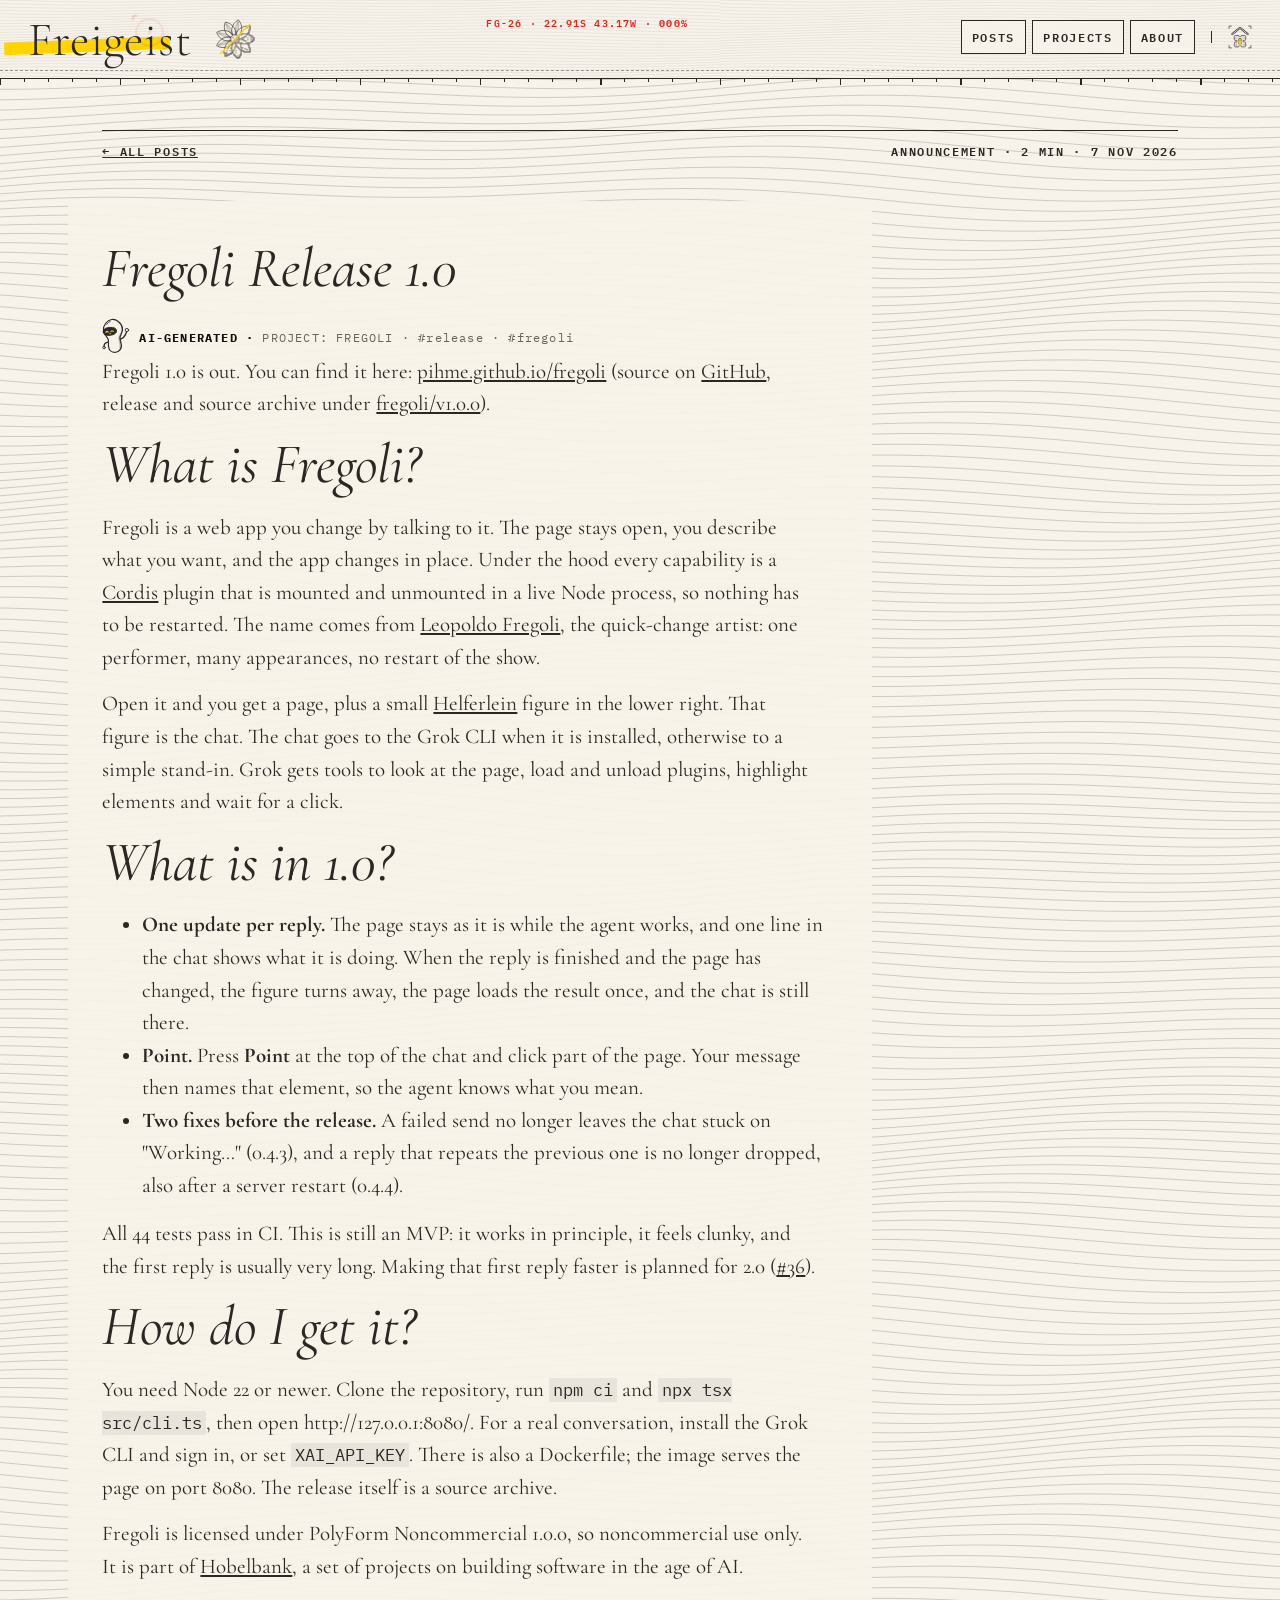
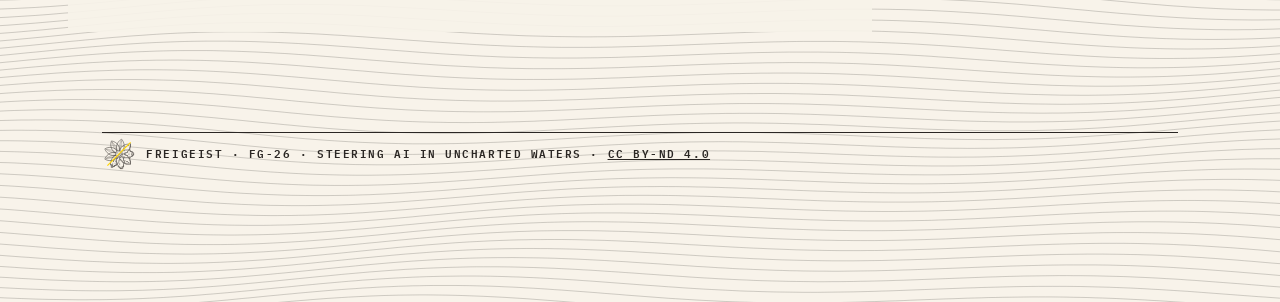
<file: posts/fregoli-1.html>
<!doctype html><html lang="en"><head><script>(function(){var P={"acid-green":["#C0FE04","#ff3d7f"],"signal-orange":["#ff5a1f","#2f3cff"],"hot-magenta":["#ff2e88","#0fa3b1"],"cobalt":["#2f3cff","#ff5a1f","#9aa3ff"],"warning-red":["#e8231b","#1f3fbf"],"safety-yellow":["#ffd400","#e8231b"]},k=Object.keys(P),q=new URLSearchParams(location.search).get("accent"),n=P[q]?q:k[Math.floor(Math.random()*k.length)],c=P[n],s=document.documentElement.style;s.setProperty("--accent",c[0]);s.setProperty("--hud",c[1]);s.setProperty("--acc-text",c[2]||c[0]);document.documentElement.dataset.accent=n})();</script><meta charset="utf-8"><meta name="viewport" content="width=device-width,initial-scale=1"><title>Fregoli Release 1.0 – Freigeist</title><link rel="stylesheet" href="../theme/fonts.css"><link rel="stylesheet" href="../theme/content.css"><link rel="icon" href="../assets/freigeist-mark.svg"><style>body{margin:0;background:#f8f3ea}svg{display:block;width:100%;height:auto}.m{display:none}@media(max-width:700px){.d{display:none}.m{display:block}}nav.demo{position:fixed;bottom:8px;left:8px;font:12px monospace;background:#111;color:var(--acc-text);padding:4px 8px}nav.demo a{color:var(--acc-text)}</style></head><body class="compact"><svg xmlns="http://www.w3.org/2000/svg" class="d" width="1440" height="900" viewBox="0 0 1440 900"><defs>
<filter id="wc" x="-30%" y="-30%" width="160%" height="160%"><feTurbulence type="fractalNoise" baseFrequency="0.012" numOctaves="3" seed="3" /><feDisplacementMap in="SourceGraphic" scale="60" /><feGaussianBlur stdDeviation="6" /></filter>
<filter id="paper"><feTurbulence type="fractalNoise" baseFrequency="0.9" numOctaves="2" seed="5" /><feColorMatrix values="0 0 0 0 0.45  0 0 0 0 0.38  0 0 0 0 0.3  0 0 0 0.07 0" /></filter>
<filter id="concrete"><feTurbulence type="fractalNoise" baseFrequency="0.04" numOctaves="5" seed="9" /><feColorMatrix values="0 0 0 0 0.3  0 0 0 0 0.3  0 0 0 0 0.32  0 0 0 0.55 0" /></filter>
<filter id="spray" x="-20%" y="-20%" width="140%" height="140%"><feGaussianBlur stdDeviation="1.6" /><feTurbulence type="fractalNoise" baseFrequency="0.8" result="n" /><feDisplacementMap in="SourceGraphic" in2="n" scale="5" /></filter>
<filter id="glow" x="-30%" y="-30%" width="160%" height="160%"><feGaussianBlur stdDeviation="9" result="b" /><feMerge><feMergeNode in="b" /><feMergeNode in="b" /><feMergeNode in="SourceGraphic" /></feMerge></filter>
<filter id="rough"><feTurbulence type="fractalNoise" baseFrequency="0.05" numOctaves="2" seed="2" /><feDisplacementMap in="SourceGraphic" scale="4" /></filter>
</defs><defs><pattern id="hatch" width="6" height="6" patternUnits="userSpaceOnUse" patternTransform="rotate(35)"><line x1="0" y1="0" x2="0" y2="6" stroke="#2b2724" stroke-width=".7" /></pattern>
<pattern id="xhatch" width="6" height="6" patternUnits="userSpaceOnUse" patternTransform="rotate(-25)"><path d="M0 0V6M0 3H6" stroke="#2b2724" stroke-width=".6" /></pattern>
<pattern id="tone" width="7" height="7" patternUnits="userSpaceOnUse" patternTransform="rotate(45)"><circle cx="3.5" cy="3.5" r="1.5" fill="#111" /></pattern></defs><defs><pattern id="fine" width="3.2" height="3.2" patternUnits="userSpaceOnUse" patternTransform="rotate(30)"><line x1="0" y1="0" x2="0" y2="3.2" stroke="#2b2724" stroke-width=".55" /></pattern>
<pattern id="fine2" width="3.2" height="3.2" patternUnits="userSpaceOnUse" patternTransform="rotate(-40)"><path d="M0 0V3.2M0 1.6H3.2" stroke="#2b2724" stroke-width=".45" /></pattern></defs><g class="g-bar g-hstab"><rect x="-20" y="232" width="760" height="58" style="fill:var(--accent)" transform="rotate(-2.2 -20 232)" /></g><g class="g-cross"><g transform="translate(7 -5)"><g style="stroke:var(--hud)" stroke-width="1.5" fill="none"><circle cx="640" cy="190" r="62" /><circle cx="640" cy="190" r="5" /><path d="M0 190H1440M640 0V900" stroke-dasharray="2 6" /><path d="M564 114h20M564 114v20M716 266h-20M716 266v-20" stroke-width="2.5" /></g><text x="724" y="128" text-anchor="start" font-family="IBM Plex Mono" font-weight="600" font-size="12" style="fill:var(--hud)" letter-spacing="1">TGT // FREIGEIST · 22.91S</text><text x="724" y="145" text-anchor="start" font-family="IBM Plex Mono" font-weight="600" font-size="12" style="fill:var(--hud)" letter-spacing="1">LOCK 87% · SIGNAL: SOFT</text></g></g><text x="90" y="290" font-family="Cormorant Garamond" font-weight="300" class="g-title" font-size="220" fill="#2b2724" letter-spacing="4">Freigeist</text></svg><svg xmlns="http://www.w3.org/2000/svg" class="m" width="390" height="844" viewBox="0 0 390 844"><defs>
<filter id="m-wc" x="-30%" y="-30%" width="160%" height="160%"><feTurbulence type="fractalNoise" baseFrequency="0.012" numOctaves="3" seed="3" /><feDisplacementMap in="SourceGraphic" scale="60" /><feGaussianBlur stdDeviation="6" /></filter>
<filter id="m-paper"><feTurbulence type="fractalNoise" baseFrequency="0.9" numOctaves="2" seed="5" /><feColorMatrix values="0 0 0 0 0.45  0 0 0 0 0.38  0 0 0 0 0.3  0 0 0 0.07 0" /></filter>
<filter id="m-concrete"><feTurbulence type="fractalNoise" baseFrequency="0.04" numOctaves="5" seed="9" /><feColorMatrix values="0 0 0 0 0.3  0 0 0 0 0.3  0 0 0 0 0.32  0 0 0 0.55 0" /></filter>
<filter id="m-spray" x="-20%" y="-20%" width="140%" height="140%"><feGaussianBlur stdDeviation="1.6" /><feTurbulence type="fractalNoise" baseFrequency="0.8" result="n" /><feDisplacementMap in="SourceGraphic" in2="n" scale="5" /></filter>
<filter id="m-glow" x="-30%" y="-30%" width="160%" height="160%"><feGaussianBlur stdDeviation="9" result="b" /><feMerge><feMergeNode in="b" /><feMergeNode in="b" /><feMergeNode in="SourceGraphic" /></feMerge></filter>
<filter id="m-rough"><feTurbulence type="fractalNoise" baseFrequency="0.05" numOctaves="2" seed="2" /><feDisplacementMap in="SourceGraphic" scale="4" /></filter>
</defs><defs><pattern id="m-hatch" width="6" height="6" patternUnits="userSpaceOnUse" patternTransform="rotate(35)"><line x1="0" y1="0" x2="0" y2="6" stroke="#2b2724" stroke-width=".7" /></pattern>
<pattern id="m-xhatch" width="6" height="6" patternUnits="userSpaceOnUse" patternTransform="rotate(-25)"><path d="M0 0V6M0 3H6" stroke="#2b2724" stroke-width=".6" /></pattern>
<pattern id="m-tone" width="7" height="7" patternUnits="userSpaceOnUse" patternTransform="rotate(45)"><circle cx="3.5" cy="3.5" r="1.5" fill="#111" /></pattern></defs><defs><pattern id="m-fine" width="3.2" height="3.2" patternUnits="userSpaceOnUse" patternTransform="rotate(30)"><line x1="0" y1="0" x2="0" y2="3.2" stroke="#2b2724" stroke-width=".55" /></pattern>
<pattern id="m-fine2" width="3.2" height="3.2" patternUnits="userSpaceOnUse" patternTransform="rotate(-40)"><path d="M0 0V3.2M0 1.6H3.2" stroke="#2b2724" stroke-width=".45" /></pattern></defs><g class="g-bar g-hstab"><rect x="-10" y="215" width="300" height="40" style="fill:var(--accent)" transform="rotate(-3 -10 215)" /></g><text x="22" y="200" font-family="Cormorant Garamond" font-weight="300" class="g-title" font-size="104" fill="#2b2724">Frei</text><text x="22" y="295" font-family="Cormorant Garamond" font-weight="300" font-style="italic" class="g-title" font-size="104" fill="#2b2724">geist</text></svg><style>
.g-bar,.g-pix,.g-beam,.g-title{transform-box:view-box}
.j1{transform:translate(4px,-2px)}.j2{transform:translate(-6px,3px) skewX(-4deg)}
.rgb{filter:drop-shadow(4px 0 var(--accent)) drop-shadow(-4px 0 var(--hud))}
.flick{opacity:.15}.flick2{opacity:.6}
#tear{position:fixed;left:0;right:0;height:0;pointer-events:none;background:repeating-linear-gradient(0deg,rgba(17,17,17,.25) 0 1px,transparent 1px 3px);mix-blend-mode:multiply;z-index:5}
#tear.on{height:var(--h)}
</style><style>
main.posts{position:relative;background:#f8f3ea url(../theme/waves-desktop.svg) 0 0/100% auto repeat-y;color:#2b2724;padding:80px 8vw 140px;font-family:"Cormorant Garamond",serif}
main.posts .kick{font:600 12px "IBM Plex Mono",monospace;letter-spacing:.14em;border-top:1.5px solid #2b2724;padding-top:10px;margin-bottom:40px;display:flex;justify-content:space-between}
main.posts .grid{display:grid;grid-template-columns:1fr 1fr;gap:72px 8vw;max-width:1200px}
main.posts .meta{font:500 13px "IBM Plex Mono",monospace;letter-spacing:.12em;color:#6b625a}
main.posts .st{display:block;width:120px;height:12px;background:var(--accent);transform:rotate(-2.5deg) skewX(-18deg);margin:14px 0 6px -6px}
main.posts h2{font-style:italic;font-weight:400;font-size:40px;line-height:1.1;margin:8px 0 14px}
main.posts p{font-size:21px;line-height:1.5;max-width:34em;margin:0 0 14px}
main.posts .more{color:#2b2724;font-size:19px}
main.posts footer{margin-top:100px;font:600 11px "IBM Plex Mono",monospace;letter-spacing:.14em;border-top:1.5px solid #2b2724;padding-top:10px}
svg.mk{width:28px;height:28px;display:inline-block;vertical-align:middle}main.posts article{background:rgba(248,243,234,.88);padding:18px 22px 20px;margin:-18px -22px 0}main.posts .kick svg.mk,main.posts footer svg.mk{width:34px;height:34px;margin:-12px 10px -10px 0}#hmark{position:fixed;top:0;width:44px;height:44px;opacity:0;z-index:4;pointer-events:none}@media(max-width:700px){main.posts{padding:48px 24px 110px;background-image:url(../theme/waves-mobile.svg)}main.posts .grid{grid-template-columns:1fr;gap:52px}main.posts h2{font-size:31px}main.posts p{font-size:18px}}
#hbar{position:fixed;left:0;top:0;right:0;background:#f8f3ea;border-bottom:3px solid var(--accent);box-shadow:0 1px 0 #2b2724;opacity:0;pointer-events:none;z-index:3;will-change:opacity}
#hdr{position:fixed;left:0;top:0;transform-origin:0 0;pointer-events:none;z-index:4;overflow:visible;will-change:transform}
</style><main class="posts post"><div class="kick"><a class="back" href="../index.html">← All posts</a><span>ANNOUNCEMENT · 2 MIN · 7 NOV 2026</span></div><div class="prose"><h1>Fregoli Release 1.0</h1><div class="tags"><span class="ai-helper" tabindex="0" role="img" aria-label="This post was created by AI." title="This post was created by AI." data-tip="This post was created by AI."><svg height="40" width="33" xmlns="http://www.w3.org/2000/svg" viewBox="-6 -6 116 142" aria-hidden="true" focusable="false"><defs><pattern id="hfh" width="4" height="4" patternUnits="userSpaceOnUse" patternTransform="rotate(-35)"><path d="M0 2H4" stroke="currentColor" stroke-width="1.1"/></pattern></defs><g fill="none" stroke="currentColor" stroke-linecap="round" stroke-linejoin="round"><path d="M32 86 C20 88 14 95 15 103" stroke-width="4.5"/><path d="M68 78 C83 75 91 64 95 50" stroke-width="4.5"/><circle cx="15" cy="106" r="4.5" fill="var(--paper,#f8f3ea)" stroke-width="3.2"/><circle cx="96" cy="44" r="6" fill="var(--paper,#f8f3ea)" stroke-width="3.2"/><g transform="rotate(-7 50 70)"><path d="M50 6 C66 6 84 22 84 42 C84 58 73 64 71 74 C70 82 73 90 73 100 C73 114 62 123 50 123 C37 123 27 114 27 100 C27 90 30 82 29 74 C27 64 16 58 16 42 C16 22 34 6 50 6Z" fill="var(--paper,#f8f3ea)" stroke-width="4.2"/><path d="M80 26 C83 31 84 36 84 42 C84 58 73 64 71 74 C70 82 73 90 73 100 C73 112 66 120 57 122.6 C63.5 119 66 111 66 100 C66 90 64 82 65 74 C67 63 79 58 79 42 C79 36 80 31 80 26Z" fill="url(#hfh)" stroke="none"/><path d="M30 21 q6 -8 14 -9" stroke-width="2.6"/><path d="M15 46 C15 34 30 32 40 33 C54 34 62 38 62 47 C62 57 50 61 38 61 C24 61 15 57 15 46Z" fill="currentColor" stroke-width="3.2"/><path d="M23.5 49 q4.5 -6.5 9 0 M41.5 49 q4.5 -6.5 9 0" stroke="var(--accent,#C0FE04)" stroke-width="3.8"/><path d="M33 54 q5 6 10 0z" fill="var(--accent,#C0FE04)" stroke="none"/></g></g></svg>
</span><span class="ai-label">AI-GENERATED · </span>PROJECT: FREGOLI · #release · #fregoli</div><p>Fregoli 1.0 is out. You can find it here: <a href="https://pihme.github.io/fregoli/">pihme.github.io/fregoli</a> (source on <a href="https://github.com/pihme/fregoli">GitHub</a>, release and source archive under <a href="https://github.com/pihme/fregoli/releases/tag/fregoli/v1.0.0">fregoli/v1.0.0</a>).</p>
<h1>What is Fregoli?</h1>
<p>Fregoli is a web app you change by talking to it. The page stays open, you describe what you want, and the app changes in place. Under the hood every capability is a <a href="https://github.com/cordiverse/cordis">Cordis</a> plugin that is mounted and unmounted in a live Node process, so nothing has to be restarted. The name comes from <a href="https://en.wikipedia.org/wiki/Leopoldo_Fregoli">Leopoldo Fregoli</a>, the quick-change artist: one performer, many appearances, no restart of the show.</p>
<p>Open it and you get a page, plus a small <a href="https://github.com/pihme/helferlein">Helferlein</a> figure in the lower right. That figure is the chat. The chat goes to the Grok CLI when it is installed, otherwise to a simple stand-in. Grok gets tools to look at the page, load and unload plugins, highlight elements and wait for a click.</p>
<h1>What is in 1.0?</h1>
<ul><li><strong>One update per reply.</strong> The page stays as it is while the agent works, and one line in the chat shows what it is doing. When the reply is finished and the page has changed, the figure turns away, the page loads the result once, and the chat is still there.</li><li><strong>Point.</strong> Press <strong>Point</strong> at the top of the chat and click part of the page. Your message then names that element, so the agent knows what you mean.</li><li><strong>Two fixes before the release.</strong> A failed send no longer leaves the chat stuck on "Working…" (0.4.3), and a reply that repeats the previous one is no longer dropped, also after a server restart (0.4.4).</li></ul>
<p>All 44 tests pass in CI. This is still an MVP: it works in principle, it feels clunky, and the first reply is usually very long. Making that first reply faster is planned for 2.0 (<a href="https://github.com/pihme/fregoli/issues/36">#36</a>).</p>
<h1>How do I get it?</h1>
<p>You need Node 22 or newer. Clone the repository, run <code>npm ci</code> and <code>npx tsx src/cli.ts</code>, then open http://127.0.0.1:8080/. For a real conversation, install the Grok CLI and sign in, or set <code>XAI_API_KEY</code>. There is also a Dockerfile; the image serves the page on port 8080. The release itself is a source archive.</p>
<p>Fregoli is licensed under PolyForm Noncommercial 1.0.0, so noncommercial use only. It is part of <a href="https://pihme.github.io/hobelbank/">Hobelbank</a>, a set of projects on building software in the age of AI.</p></div><footer><svg class="mk" viewBox="0 0 88 88"><use href="#fg-mark"/></svg>FREIGEIST · FG-26 · STEERING AI IN UNCHARTED WATERS · <a href="https://creativecommons.org/licenses/by-nd/4.0/" rel="license">CC BY-ND 4.0</a></footer></main>
<svg width="0" height="0" style="position:absolute"><symbol id="fg-mark" viewBox="0 0 88 88"><clipPath id="mk-bl"><polygon points="0,0 88,0 0,88"/></clipPath><clipPath id="mk-br"><polygon points="88,0 88,0 88,88 0,88 0,88"/></clipPath><g clip-path="url(#mk-bl)"><defs><pattern id="mk-ch" width="7" height="7" patternUnits="userSpaceOnUse" patternTransform="rotate(45)"><path d="M0 0V7M0 0H7" stroke="#2b2724" stroke-width="0.9"/></pattern></defs><path transform="translate(44 44) rotate(0)" d="M0 0 C 9.75 -13.649999999999999 29.25 -12.48 39.0 0 C 29.25 12.48 9.75 13.649999999999999 0 0Z" fill="none" stroke="#2b2724" stroke-width="1.1"/><path transform="translate(44 44) rotate(0)" d="M5.85 0 C 14.82 -3.861 27.299999999999997 -3.861 35.88 0" fill="none" stroke="#2b2724" stroke-width="0.5"/><path transform="translate(44 44) rotate(0)" d="M5.85 0 C 14.82 3.861 27.299999999999997 3.861 35.88 0" fill="none" stroke="#2b2724" stroke-width="0.5"/><path transform="translate(44 44) rotate(0)" d="M3.12 0 L35.1 0" stroke="#2b2724" stroke-width="0.45"/><path transform="translate(44 44) rotate(40)" d="M0 0 C 9.75 -13.649999999999999 29.25 -12.48 39.0 0 C 29.25 12.48 9.75 13.649999999999999 0 0Z" fill="none" stroke="#2b2724" stroke-width="1.1"/><path transform="translate(44 44) rotate(40)" d="M5.85 0 C 14.82 -3.861 27.299999999999997 -3.861 35.88 0" fill="none" stroke="#2b2724" stroke-width="0.5"/><path transform="translate(44 44) rotate(40)" d="M5.85 0 C 14.82 3.861 27.299999999999997 3.861 35.88 0" fill="none" stroke="#2b2724" stroke-width="0.5"/><path transform="translate(44 44) rotate(40)" d="M3.12 0 L35.1 0" stroke="#2b2724" stroke-width="0.45"/><path transform="translate(44 44) rotate(80)" d="M0 0 C 9.75 -13.649999999999999 29.25 -12.48 39.0 0 C 29.25 12.48 9.75 13.649999999999999 0 0Z" fill="none" stroke="#2b2724" stroke-width="1.1"/><path transform="translate(44 44) rotate(80)" d="M5.85 0 C 14.82 -3.861 27.299999999999997 -3.861 35.88 0" fill="none" stroke="#2b2724" stroke-width="0.5"/><path transform="translate(44 44) rotate(80)" d="M5.85 0 C 14.82 3.861 27.299999999999997 3.861 35.88 0" fill="none" stroke="#2b2724" stroke-width="0.5"/><path transform="translate(44 44) rotate(80)" d="M3.12 0 L35.1 0" stroke="#2b2724" stroke-width="0.45"/><path transform="translate(44 44) rotate(120)" d="M0 0 C 9.75 -13.649999999999999 29.25 -12.48 39.0 0 C 29.25 12.48 9.75 13.649999999999999 0 0Z" fill="none" stroke="#2b2724" stroke-width="1.1"/><path transform="translate(44 44) rotate(120)" d="M5.85 0 C 14.82 -3.861 27.299999999999997 -3.861 35.88 0" fill="none" stroke="#2b2724" stroke-width="0.5"/><path transform="translate(44 44) rotate(120)" d="M5.85 0 C 14.82 3.861 27.299999999999997 3.861 35.88 0" fill="none" stroke="#2b2724" stroke-width="0.5"/><path transform="translate(44 44) rotate(120)" d="M3.12 0 L35.1 0" stroke="#2b2724" stroke-width="0.45"/><path transform="translate(44 44) rotate(160)" d="M0 0 C 9.75 -13.649999999999999 29.25 -12.48 39.0 0 C 29.25 12.48 9.75 13.649999999999999 0 0Z" fill="none" stroke="#2b2724" stroke-width="1.1"/><path transform="translate(44 44) rotate(160)" d="M5.85 0 C 14.82 -3.861 27.299999999999997 -3.861 35.88 0" fill="none" stroke="#2b2724" stroke-width="0.5"/><path transform="translate(44 44) rotate(160)" d="M5.85 0 C 14.82 3.861 27.299999999999997 3.861 35.88 0" fill="none" stroke="#2b2724" stroke-width="0.5"/><path transform="translate(44 44) rotate(160)" d="M3.12 0 L35.1 0" stroke="#2b2724" stroke-width="0.45"/><path transform="translate(44 44) rotate(200)" d="M0 0 C 9.75 -13.649999999999999 29.25 -12.48 39.0 0 C 29.25 12.48 9.75 13.649999999999999 0 0Z" fill="none" stroke="#2b2724" stroke-width="1.1"/><path transform="translate(44 44) rotate(200)" d="M5.85 0 C 14.82 -3.861 27.299999999999997 -3.861 35.88 0" fill="none" stroke="#2b2724" stroke-width="0.5"/><path transform="translate(44 44) rotate(200)" d="M5.85 0 C 14.82 3.861 27.299999999999997 3.861 35.88 0" fill="none" stroke="#2b2724" stroke-width="0.5"/><path transform="translate(44 44) rotate(200)" d="M3.12 0 L35.1 0" stroke="#2b2724" stroke-width="0.45"/><path transform="translate(44 44) rotate(240)" d="M0 0 C 9.75 -13.649999999999999 29.25 -12.48 39.0 0 C 29.25 12.48 9.75 13.649999999999999 0 0Z" fill="none" stroke="#2b2724" stroke-width="1.1"/><path transform="translate(44 44) rotate(240)" d="M5.85 0 C 14.82 -3.861 27.299999999999997 -3.861 35.88 0" fill="none" stroke="#2b2724" stroke-width="0.5"/><path transform="translate(44 44) rotate(240)" d="M5.85 0 C 14.82 3.861 27.299999999999997 3.861 35.88 0" fill="none" stroke="#2b2724" stroke-width="0.5"/><path transform="translate(44 44) rotate(240)" d="M3.12 0 L35.1 0" stroke="#2b2724" stroke-width="0.45"/><path transform="translate(44 44) rotate(280)" d="M0 0 C 9.75 -13.649999999999999 29.25 -12.48 39.0 0 C 29.25 12.48 9.75 13.649999999999999 0 0Z" fill="none" stroke="#2b2724" stroke-width="1.1"/><path transform="translate(44 44) rotate(280)" d="M5.85 0 C 14.82 -3.861 27.299999999999997 -3.861 35.88 0" fill="none" stroke="#2b2724" stroke-width="0.5"/><path transform="translate(44 44) rotate(280)" d="M5.85 0 C 14.82 3.861 27.299999999999997 3.861 35.88 0" fill="none" stroke="#2b2724" stroke-width="0.5"/><path transform="translate(44 44) rotate(280)" d="M3.12 0 L35.1 0" stroke="#2b2724" stroke-width="0.45"/><path transform="translate(44 44) rotate(320)" d="M0 0 C 9.75 -13.649999999999999 29.25 -12.48 39.0 0 C 29.25 12.48 9.75 13.649999999999999 0 0Z" fill="none" stroke="#2b2724" stroke-width="1.1"/><path transform="translate(44 44) rotate(320)" d="M5.85 0 C 14.82 -3.861 27.299999999999997 -3.861 35.88 0" fill="none" stroke="#2b2724" stroke-width="0.5"/><path transform="translate(44 44) rotate(320)" d="M5.85 0 C 14.82 3.861 27.299999999999997 3.861 35.88 0" fill="none" stroke="#2b2724" stroke-width="0.5"/><path transform="translate(44 44) rotate(320)" d="M3.12 0 L35.1 0" stroke="#2b2724" stroke-width="0.45"/><circle cx="44" cy="44" r="8.84" fill="#f8f3ea" stroke="#2b2724" stroke-width="1.1"/><circle cx="44" cy="44" r="8.84" fill="url(#mk-ch)"/></g><g clip-path="url(#mk-br)" fill="#2b2724"><rect x="47" y="5" width="2" height="2"/><rect x="49" y="5" width="2" height="2"/><rect x="51" y="5" width="2" height="2"/><rect x="45" y="7" width="2" height="2"/><rect x="47" y="7" width="2" height="2" fill="#f8f3ea"/><rect x="47" y="7" width="2" height="2"/><rect x="49" y="7" width="2" height="2" fill="#f8f3ea"/><rect x="51" y="7" width="2" height="2" fill="#f8f3ea"/><rect x="51" y="7" width="2" height="2"/><rect x="53" y="7" width="2" height="2"/><rect x="23" y="9" width="2" height="2"/><rect x="25" y="9" width="2" height="2"/><rect x="27" y="9" width="2" height="2"/><rect x="43" y="9" width="2" height="2"/><rect x="45" y="9" width="2" height="2" fill="#f8f3ea"/><rect x="45" y="9" width="2" height="2"/><rect x="47" y="9" width="2" height="2" fill="#f8f3ea"/><rect x="49" y="9" width="2" height="2" fill="#f8f3ea"/><rect x="49" y="9" width="2" height="2"/><rect x="51" y="9" width="2" height="2" fill="#f8f3ea"/><rect x="53" y="9" width="2" height="2"/><rect x="23" y="11" width="2" height="2"/><rect x="25" y="11" width="2" height="2" fill="#f8f3ea"/><rect x="27" y="11" width="2" height="2" fill="#f8f3ea"/><rect x="27" y="11" width="2" height="2"/><rect x="29" y="11" width="2" height="2"/><rect x="31" y="11" width="2" height="2"/><rect x="41" y="11" width="2" height="2"/><rect x="43" y="11" width="2" height="2" fill="#f8f3ea"/><rect x="43" y="11" width="2" height="2"/><rect x="45" y="11" width="2" height="2" fill="#f8f3ea"/><rect x="47" y="11" width="2" height="2" fill="#f8f3ea"/><rect x="49" y="11" width="2" height="2" fill="#f8f3ea"/><rect x="51" y="11" width="2" height="2" fill="#f8f3ea"/><rect x="53" y="11" width="2" height="2" fill="#f8f3ea"/><rect x="53" y="11" width="2" height="2"/><rect x="55" y="11" width="2" height="2"/><rect x="23" y="13" width="2" height="2" fill="#f8f3ea"/><rect x="23" y="13" width="2" height="2"/><rect x="25" y="13" width="2" height="2" fill="#f8f3ea"/><rect x="25" y="13" width="2" height="2"/><rect x="27" y="13" width="2" height="2" fill="#f8f3ea"/><rect x="27" y="13" width="2" height="2"/><rect x="29" y="13" width="2" height="2" fill="#f8f3ea"/><rect x="31" y="13" width="2" height="2" fill="#f8f3ea"/><rect x="33" y="13" width="2" height="2"/><rect x="35" y="13" width="2" height="2"/><rect x="41" y="13" width="2" height="2" fill="#f8f3ea"/><rect x="41" y="13" width="2" height="2"/><rect x="43" y="13" width="2" height="2" fill="#f8f3ea"/><rect x="45" y="13" width="2" height="2" fill="#f8f3ea"/><rect x="47" y="13" width="2" height="2" fill="#f8f3ea"/><rect x="49" y="13" width="2" height="2" fill="#f8f3ea"/><rect x="51" y="13" width="2" height="2" fill="#f8f3ea"/><rect x="53" y="13" width="2" height="2" fill="#f8f3ea"/><rect x="55" y="13" width="2" height="2"/><rect x="21" y="15" width="2" height="2"/><rect x="23" y="15" width="2" height="2" fill="#f8f3ea"/><rect x="23" y="15" width="2" height="2"/><rect x="25" y="15" width="2" height="2" fill="#f8f3ea"/><rect x="25" y="15" width="2" height="2"/><rect x="27" y="15" width="2" height="2" fill="#f8f3ea"/><rect x="29" y="15" width="2" height="2" fill="#f8f3ea"/><rect x="31" y="15" width="2" height="2" fill="#f8f3ea"/><rect x="33" y="15" width="2" height="2" fill="#f8f3ea"/><rect x="35" y="15" width="2" height="2" fill="#f8f3ea"/><rect x="35" y="15" width="2" height="2"/><rect x="37" y="15" width="2" height="2"/><rect x="39" y="15" width="2" height="2"/><rect x="41" y="15" width="2" height="2" fill="#f8f3ea"/><rect x="43" y="15" width="2" height="2" fill="#f8f3ea"/><rect x="45" y="15" width="2" height="2" fill="#f8f3ea"/><rect x="45" y="15" width="2" height="2"/><rect x="47" y="15" width="2" height="2" fill="#f8f3ea"/><rect x="49" y="15" width="2" height="2" fill="#f8f3ea"/><rect x="51" y="15" width="2" height="2" fill="#f8f3ea"/><rect x="53" y="15" width="2" height="2" fill="#f8f3ea"/><rect x="55" y="15" width="2" height="2" fill="#f8f3ea"/><rect x="55" y="15" width="2" height="2"/><rect x="21" y="17" width="2" height="2"/><rect x="23" y="17" width="2" height="2" fill="#f8f3ea"/><rect x="25" y="17" width="2" height="2" fill="#f8f3ea"/><rect x="27" y="17" width="2" height="2" fill="#f8f3ea"/><rect x="29" y="17" width="2" height="2" fill="#f8f3ea"/><rect x="31" y="17" width="2" height="2" fill="#f8f3ea"/><rect x="33" y="17" width="2" height="2" fill="#f8f3ea"/><rect x="35" y="17" width="2" height="2" fill="#f8f3ea"/><rect x="37" y="17" width="2" height="2" fill="#f8f3ea"/><rect x="37" y="17" width="2" height="2"/><rect x="39" y="17" width="2" height="2" fill="#f8f3ea"/><rect x="39" y="17" width="2" height="2"/><rect x="41" y="17" width="2" height="2" fill="#f8f3ea"/><rect x="43" y="17" width="2" height="2" fill="#f8f3ea"/><rect x="45" y="17" width="2" height="2" fill="#f8f3ea"/><rect x="47" y="17" width="2" height="2" fill="#f8f3ea"/><rect x="49" y="17" width="2" height="2" fill="#f8f3ea"/><rect x="51" y="17" width="2" height="2" fill="#f8f3ea"/><rect x="53" y="17" width="2" height="2" fill="#f8f3ea"/><rect x="55" y="17" width="2" height="2" fill="#f8f3ea"/><rect x="55" y="17" width="2" height="2"/><rect x="61" y="17" width="2" height="2"/><rect x="63" y="17" width="2" height="2"/><rect x="65" y="17" width="2" height="2"/><rect x="67" y="17" width="2" height="2"/><rect x="69" y="17" width="2" height="2"/><rect x="71" y="17" width="2" height="2"/><rect x="73" y="17" width="2" height="2"/><rect x="21" y="19" width="2" height="2"/><rect x="23" y="19" width="2" height="2" fill="#f8f3ea"/><rect x="25" y="19" width="2" height="2" fill="#f8f3ea"/><rect x="27" y="19" width="2" height="2" fill="#f8f3ea"/><rect x="27" y="19" width="2" height="2"/><rect x="29" y="19" width="2" height="2" fill="#f8f3ea"/><rect x="31" y="19" width="2" height="2" fill="#f8f3ea"/><rect x="33" y="19" width="2" height="2" fill="#f8f3ea"/><rect x="33" y="19" width="2" height="2"/><rect x="35" y="19" width="2" height="2" fill="#f8f3ea"/><rect x="37" y="19" width="2" height="2" fill="#f8f3ea"/><rect x="37" y="19" width="2" height="2"/><rect x="39" y="19" width="2" height="2" fill="#f8f3ea"/><rect x="39" y="19" width="2" height="2"/><rect x="41" y="19" width="2" height="2" fill="#f8f3ea"/><rect x="41" y="19" width="2" height="2"/><rect x="43" y="19" width="2" height="2" fill="#f8f3ea"/><rect x="45" y="19" width="2" height="2" fill="#f8f3ea"/><rect x="45" y="19" width="2" height="2"/><rect x="47" y="19" width="2" height="2" fill="#f8f3ea"/><rect x="49" y="19" width="2" height="2" fill="#f8f3ea"/><rect x="51" y="19" width="2" height="2" fill="#f8f3ea"/><rect x="53" y="19" width="2" height="2" fill="#f8f3ea"/><rect x="55" y="19" width="2" height="2" fill="#f8f3ea"/><rect x="57" y="19" width="2" height="2"/><rect x="59" y="19" width="2" height="2" fill="#f8f3ea"/><rect x="59" y="19" width="2" height="2"/><rect x="61" y="19" width="2" height="2" fill="#f8f3ea"/><rect x="61" y="19" width="2" height="2"/><rect x="63" y="19" width="2" height="2" fill="#f8f3ea"/><rect x="65" y="19" width="2" height="2" fill="#f8f3ea"/><rect x="67" y="19" width="2" height="2" fill="#f8f3ea"/><rect x="69" y="19" width="2" height="2" fill="#f8f3ea"/><rect x="71" y="19" width="2" height="2" fill="#f8f3ea"/><rect x="73" y="19" width="2" height="2"/><rect x="21" y="21" width="2" height="2"/><rect x="23" y="21" width="2" height="2" fill="#f8f3ea"/><rect x="25" y="21" width="2" height="2" fill="#f8f3ea"/><rect x="27" y="21" width="2" height="2" fill="#f8f3ea"/><rect x="29" y="21" width="2" height="2" fill="#f8f3ea"/><rect x="31" y="21" width="2" height="2" fill="#f8f3ea"/><rect x="33" y="21" width="2" height="2" fill="#f8f3ea"/><rect x="35" y="21" width="2" height="2" fill="#f8f3ea"/><rect x="37" y="21" width="2" height="2" fill="#f8f3ea"/><rect x="37" y="21" width="2" height="2"/><rect x="39" y="21" width="2" height="2" fill="#f8f3ea"/><rect x="41" y="21" width="2" height="2" fill="#f8f3ea"/><rect x="41" y="21" width="2" height="2"/><rect x="43" y="21" width="2" height="2" fill="#f8f3ea"/><rect x="45" y="21" width="2" height="2" fill="#f8f3ea"/><rect x="47" y="21" width="2" height="2" fill="#f8f3ea"/><rect x="49" y="21" width="2" height="2" fill="#f8f3ea"/><rect x="51" y="21" width="2" height="2" fill="#f8f3ea"/><rect x="53" y="21" width="2" height="2" fill="#f8f3ea"/><rect x="53" y="21" width="2" height="2"/><rect x="55" y="21" width="2" height="2" fill="#f8f3ea"/><rect x="55" y="21" width="2" height="2"/><rect x="57" y="21" width="2" height="2" fill="#f8f3ea"/><rect x="57" y="21" width="2" height="2"/><rect x="59" y="21" width="2" height="2" fill="#f8f3ea"/><rect x="61" y="21" width="2" height="2" fill="#f8f3ea"/><rect x="63" y="21" width="2" height="2" fill="#f8f3ea"/><rect x="65" y="21" width="2" height="2" fill="#f8f3ea"/><rect x="67" y="21" width="2" height="2" fill="#f8f3ea"/><rect x="67" y="21" width="2" height="2"/><rect x="69" y="21" width="2" height="2" fill="#f8f3ea"/><rect x="69" y="21" width="2" height="2"/><rect x="71" y="21" width="2" height="2" fill="#f8f3ea"/><rect x="73" y="21" width="2" height="2"/><rect x="21" y="23" width="2" height="2"/><rect x="23" y="23" width="2" height="2" fill="#f8f3ea"/><rect x="23" y="23" width="2" height="2"/><rect x="25" y="23" width="2" height="2" fill="#f8f3ea"/><rect x="27" y="23" width="2" height="2" fill="#f8f3ea"/><rect x="29" y="23" width="2" height="2" fill="#f8f3ea"/><rect x="29" y="23" width="2" height="2"/><rect x="31" y="23" width="2" height="2" fill="#f8f3ea"/><rect x="33" y="23" width="2" height="2" fill="#f8f3ea"/><rect x="35" y="23" width="2" height="2" fill="#f8f3ea"/><rect x="35" y="23" width="2" height="2"/><rect x="37" y="23" width="2" height="2" fill="#f8f3ea"/><rect x="37" y="23" width="2" height="2"/><rect x="39" y="23" width="2" height="2" fill="#f8f3ea"/><rect x="41" y="23" width="2" height="2" fill="#f8f3ea"/><rect x="43" y="23" width="2" height="2" fill="#f8f3ea"/><rect x="43" y="23" width="2" height="2"/><rect x="45" y="23" width="2" height="2" fill="#f8f3ea"/><rect x="47" y="23" width="2" height="2" fill="#f8f3ea"/><rect x="49" y="23" width="2" height="2" fill="#f8f3ea"/><rect x="51" y="23" width="2" height="2" fill="#f8f3ea"/><rect x="51" y="23" width="2" height="2"/><rect x="53" y="23" width="2" height="2" fill="#f8f3ea"/><rect x="53" y="23" width="2" height="2"/><rect x="55" y="23" width="2" height="2" fill="#f8f3ea"/><rect x="57" y="23" width="2" height="2" fill="#f8f3ea"/><rect x="57" y="23" width="2" height="2"/><rect x="59" y="23" width="2" height="2" fill="#f8f3ea"/><rect x="61" y="23" width="2" height="2" fill="#f8f3ea"/><rect x="63" y="23" width="2" height="2" fill="#f8f3ea"/><rect x="63" y="23" width="2" height="2"/><rect x="65" y="23" width="2" height="2" fill="#f8f3ea"/><rect x="67" y="23" width="2" height="2" fill="#f8f3ea"/><rect x="69" y="23" width="2" height="2" fill="#f8f3ea"/><rect x="71" y="23" width="2" height="2" fill="#f8f3ea"/><rect x="73" y="23" width="2" height="2"/><rect x="15" y="25" width="2" height="2"/><rect x="17" y="25" width="2" height="2"/><rect x="19" y="25" width="2" height="2"/><rect x="21" y="25" width="2" height="2"/><rect x="23" y="25" width="2" height="2" fill="#f8f3ea"/><rect x="23" y="25" width="2" height="2"/><rect x="25" y="25" width="2" height="2" fill="#f8f3ea"/><rect x="27" y="25" width="2" height="2" fill="#f8f3ea"/><rect x="29" y="25" width="2" height="2" fill="#f8f3ea"/><rect x="29" y="25" width="2" height="2"/><rect x="31" y="25" width="2" height="2" fill="#f8f3ea"/><rect x="33" y="25" width="2" height="2" fill="#f8f3ea"/><rect x="35" y="25" width="2" height="2" fill="#f8f3ea"/><rect x="35" y="25" width="2" height="2"/><rect x="37" y="25" width="2" height="2" fill="#f8f3ea"/><rect x="37" y="25" width="2" height="2"/><rect x="39" y="25" width="2" height="2" fill="#f8f3ea"/><rect x="41" y="25" width="2" height="2" fill="#f8f3ea"/><rect x="43" y="25" width="2" height="2" fill="#f8f3ea"/><rect x="43" y="25" width="2" height="2"/><rect x="45" y="25" width="2" height="2" fill="#f8f3ea"/><rect x="47" y="25" width="2" height="2" fill="#f8f3ea"/><rect x="49" y="25" width="2" height="2" fill="#f8f3ea"/><rect x="49" y="25" width="2" height="2"/><rect x="51" y="25" width="2" height="2" fill="#f8f3ea"/><rect x="51" y="25" width="2" height="2"/><rect x="53" y="25" width="2" height="2" fill="#f8f3ea"/><rect x="55" y="25" width="2" height="2" fill="#f8f3ea"/><rect x="55" y="25" width="2" height="2"/><rect x="57" y="25" width="2" height="2" fill="#f8f3ea"/><rect x="57" y="25" width="2" height="2"/><rect x="59" y="25" width="2" height="2" fill="#f8f3ea"/><rect x="59" y="25" width="2" height="2"/><rect x="61" y="25" width="2" height="2" fill="#f8f3ea"/><rect x="63" y="25" width="2" height="2" fill="#f8f3ea"/><rect x="65" y="25" width="2" height="2" fill="#f8f3ea"/><rect x="67" y="25" width="2" height="2" fill="#f8f3ea"/><rect x="69" y="25" width="2" height="2" fill="#f8f3ea"/><rect x="71" y="25" width="2" height="2" fill="#f8f3ea"/><rect x="71" y="25" width="2" height="2"/><rect x="73" y="25" width="2" height="2"/><rect x="9" y="27" width="2" height="2"/><rect x="11" y="27" width="2" height="2"/><rect x="13" y="27" width="2" height="2"/><rect x="15" y="27" width="2" height="2" fill="#f8f3ea"/><rect x="15" y="27" width="2" height="2"/><rect x="17" y="27" width="2" height="2" fill="#f8f3ea"/><rect x="19" y="27" width="2" height="2" fill="#f8f3ea"/><rect x="21" y="27" width="2" height="2" fill="#f8f3ea"/><rect x="23" y="27" width="2" height="2" fill="#f8f3ea"/><rect x="23" y="27" width="2" height="2"/><rect x="25" y="27" width="2" height="2" fill="#f8f3ea"/><rect x="25" y="27" width="2" height="2"/><rect x="27" y="27" width="2" height="2" fill="#f8f3ea"/><rect x="27" y="27" width="2" height="2"/><rect x="29" y="27" width="2" height="2" fill="#f8f3ea"/><rect x="29" y="27" width="2" height="2"/><rect x="31" y="27" width="2" height="2" fill="#f8f3ea"/><rect x="31" y="27" width="2" height="2"/><rect x="33" y="27" width="2" height="2" fill="#f8f3ea"/><rect x="33" y="27" width="2" height="2"/><rect x="35" y="27" width="2" height="2" fill="#f8f3ea"/><rect x="37" y="27" width="2" height="2" fill="#f8f3ea"/><rect x="37" y="27" width="2" height="2"/><rect x="39" y="27" width="2" height="2" fill="#f8f3ea"/><rect x="41" y="27" width="2" height="2" fill="#f8f3ea"/><rect x="43" y="27" width="2" height="2" fill="#f8f3ea"/><rect x="43" y="27" width="2" height="2"/><rect x="45" y="27" width="2" height="2" fill="#f8f3ea"/><rect x="45" y="27" width="2" height="2"/><rect x="47" y="27" width="2" height="2" fill="#f8f3ea"/><rect x="47" y="27" width="2" height="2"/><rect x="49" y="27" width="2" height="2" fill="#f8f3ea"/><rect x="49" y="27" width="2" height="2"/><rect x="51" y="27" width="2" height="2" fill="#f8f3ea"/><rect x="53" y="27" width="2" height="2" fill="#f8f3ea"/><rect x="55" y="27" width="2" height="2" fill="#f8f3ea"/><rect x="55" y="27" width="2" height="2"/><rect x="57" y="27" width="2" height="2" fill="#f8f3ea"/><rect x="59" y="27" width="2" height="2" fill="#f8f3ea"/><rect x="61" y="27" width="2" height="2" fill="#f8f3ea"/><rect x="63" y="27" width="2" height="2" fill="#f8f3ea"/><rect x="65" y="27" width="2" height="2" fill="#f8f3ea"/><rect x="67" y="27" width="2" height="2" fill="#f8f3ea"/><rect x="69" y="27" width="2" height="2" fill="#f8f3ea"/><rect x="71" y="27" width="2" height="2" fill="#f8f3ea"/><rect x="71" y="27" width="2" height="2"/><rect x="7" y="29" width="2" height="2"/><rect x="9" y="29" width="2" height="2" fill="#f8f3ea"/><rect x="9" y="29" width="2" height="2"/><rect x="11" y="29" width="2" height="2" fill="#f8f3ea"/><rect x="13" y="29" width="2" height="2" fill="#f8f3ea"/><rect x="15" y="29" width="2" height="2" fill="#f8f3ea"/><rect x="17" y="29" width="2" height="2" fill="#f8f3ea"/><rect x="19" y="29" width="2" height="2" fill="#f8f3ea"/><rect x="21" y="29" width="2" height="2" fill="#f8f3ea"/><rect x="23" y="29" width="2" height="2" fill="#f8f3ea"/><rect x="23" y="29" width="2" height="2"/><rect x="25" y="29" width="2" height="2" fill="#f8f3ea"/><rect x="25" y="29" width="2" height="2"/><rect x="27" y="29" width="2" height="2" fill="#f8f3ea"/><rect x="29" y="29" width="2" height="2" fill="#f8f3ea"/><rect x="29" y="29" width="2" height="2"/><rect x="31" y="29" width="2" height="2" fill="#f8f3ea"/><rect x="31" y="29" width="2" height="2"/><rect x="33" y="29" width="2" height="2" fill="#f8f3ea"/><rect x="33" y="29" width="2" height="2"/><rect x="35" y="29" width="2" height="2" fill="#f8f3ea"/><rect x="37" y="29" width="2" height="2" fill="#f8f3ea"/><rect x="37" y="29" width="2" height="2"/><rect x="39" y="29" width="2" height="2" fill="#f8f3ea"/><rect x="41" y="29" width="2" height="2" fill="#f8f3ea"/><rect x="43" y="29" width="2" height="2" fill="#f8f3ea"/><rect x="45" y="29" width="2" height="2" fill="#f8f3ea"/><rect x="45" y="29" width="2" height="2"/><rect x="47" y="29" width="2" height="2" fill="#f8f3ea"/><rect x="47" y="29" width="2" height="2"/><rect x="49" y="29" width="2" height="2" fill="#f8f3ea"/><rect x="51" y="29" width="2" height="2" fill="#f8f3ea"/><rect x="53" y="29" width="2" height="2" fill="#f8f3ea"/><rect x="55" y="29" width="2" height="2" fill="#f8f3ea"/><rect x="55" y="29" width="2" height="2"/><rect x="57" y="29" width="2" height="2" fill="#f8f3ea"/><rect x="59" y="29" width="2" height="2" fill="#f8f3ea"/><rect x="61" y="29" width="2" height="2" fill="#f8f3ea"/><rect x="63" y="29" width="2" height="2" fill="#f8f3ea"/><rect x="65" y="29" width="2" height="2" fill="#f8f3ea"/><rect x="67" y="29" width="2" height="2" fill="#f8f3ea"/><rect x="69" y="29" width="2" height="2" fill="#f8f3ea"/><rect x="71" y="29" width="2" height="2"/><rect x="7" y="31" width="2" height="2"/><rect x="9" y="31" width="2" height="2" fill="#f8f3ea"/><rect x="11" y="31" width="2" height="2" fill="#f8f3ea"/><rect x="11" y="31" width="2" height="2"/><rect x="13" y="31" width="2" height="2" fill="#f8f3ea"/><rect x="15" y="31" width="2" height="2" fill="#f8f3ea"/><rect x="17" y="31" width="2" height="2" fill="#f8f3ea"/><rect x="19" y="31" width="2" height="2" fill="#f8f3ea"/><rect x="19" y="31" width="2" height="2"/><rect x="21" y="31" width="2" height="2" fill="#f8f3ea"/><rect x="23" y="31" width="2" height="2" fill="#f8f3ea"/><rect x="25" y="31" width="2" height="2" fill="#f8f3ea"/><rect x="25" y="31" width="2" height="2"/><rect x="27" y="31" width="2" height="2" fill="#f8f3ea"/><rect x="29" y="31" width="2" height="2" fill="#f8f3ea"/><rect x="31" y="31" width="2" height="2" fill="#f8f3ea"/><rect x="33" y="31" width="2" height="2" fill="#f8f3ea"/><rect x="33" y="31" width="2" height="2"/><rect x="35" y="31" width="2" height="2" fill="#f8f3ea"/><rect x="35" y="31" width="2" height="2"/><rect x="37" y="31" width="2" height="2" fill="#f8f3ea"/><rect x="37" y="31" width="2" height="2"/><rect x="39" y="31" width="2" height="2" fill="#f8f3ea"/><rect x="39" y="31" width="2" height="2"/><rect x="41" y="31" width="2" height="2" fill="#f8f3ea"/><rect x="43" y="31" width="2" height="2" fill="#f8f3ea"/><rect x="45" y="31" width="2" height="2" fill="#f8f3ea"/><rect x="45" y="31" width="2" height="2"/><rect x="47" y="31" width="2" height="2" fill="#f8f3ea"/><rect x="49" y="31" width="2" height="2" fill="#f8f3ea"/><rect x="51" y="31" width="2" height="2" fill="#f8f3ea"/><rect x="53" y="31" width="2" height="2" fill="#f8f3ea"/><rect x="55" y="31" width="2" height="2" fill="#f8f3ea"/><rect x="55" y="31" width="2" height="2"/><rect x="57" y="31" width="2" height="2" fill="#f8f3ea"/><rect x="59" y="31" width="2" height="2" fill="#f8f3ea"/><rect x="61" y="31" width="2" height="2" fill="#f8f3ea"/><rect x="63" y="31" width="2" height="2" fill="#f8f3ea"/><rect x="65" y="31" width="2" height="2" fill="#f8f3ea"/><rect x="67" y="31" width="2" height="2" fill="#f8f3ea"/><rect x="69" y="31" width="2" height="2" fill="#f8f3ea"/><rect x="69" y="31" width="2" height="2"/><rect x="71" y="31" width="2" height="2"/><rect x="7" y="33" width="2" height="2"/><rect x="9" y="33" width="2" height="2" fill="#f8f3ea"/><rect x="9" y="33" width="2" height="2"/><rect x="11" y="33" width="2" height="2" fill="#f8f3ea"/><rect x="11" y="33" width="2" height="2"/><rect x="13" y="33" width="2" height="2" fill="#f8f3ea"/><rect x="15" y="33" width="2" height="2" fill="#f8f3ea"/><rect x="17" y="33" width="2" height="2" fill="#f8f3ea"/><rect x="19" y="33" width="2" height="2" fill="#f8f3ea"/><rect x="21" y="33" width="2" height="2" fill="#f8f3ea"/><rect x="23" y="33" width="2" height="2" fill="#f8f3ea"/><rect x="23" y="33" width="2" height="2"/><rect x="25" y="33" width="2" height="2" fill="#f8f3ea"/><rect x="25" y="33" width="2" height="2"/><rect x="27" y="33" width="2" height="2" fill="#f8f3ea"/><rect x="27" y="33" width="2" height="2"/><rect x="29" y="33" width="2" height="2" fill="#f8f3ea"/><rect x="31" y="33" width="2" height="2" fill="#f8f3ea"/><rect x="33" y="33" width="2" height="2" fill="#f8f3ea"/><rect x="35" y="33" width="2" height="2" fill="#f8f3ea"/><rect x="37" y="33" width="2" height="2" fill="#f8f3ea"/><rect x="37" y="33" width="2" height="2"/><rect x="39" y="33" width="2" height="2" fill="#f8f3ea"/><rect x="39" y="33" width="2" height="2"/><rect x="41" y="33" width="2" height="2" fill="#f8f3ea"/><rect x="43" y="33" width="2" height="2" fill="#f8f3ea"/><rect x="43" y="33" width="2" height="2"/><rect x="45" y="33" width="2" height="2" fill="#f8f3ea"/><rect x="45" y="33" width="2" height="2"/><rect x="47" y="33" width="2" height="2" fill="#f8f3ea"/><rect x="47" y="33" width="2" height="2"/><rect x="49" y="33" width="2" height="2" fill="#f8f3ea"/><rect x="51" y="33" width="2" height="2" fill="#f8f3ea"/><rect x="53" y="33" width="2" height="2" fill="#f8f3ea"/><rect x="53" y="33" width="2" height="2"/><rect x="55" y="33" width="2" height="2" fill="#f8f3ea"/><rect x="57" y="33" width="2" height="2" fill="#f8f3ea"/><rect x="57" y="33" width="2" height="2"/><rect x="59" y="33" width="2" height="2" fill="#f8f3ea"/><rect x="59" y="33" width="2" height="2"/><rect x="61" y="33" width="2" height="2" fill="#f8f3ea"/><rect x="61" y="33" width="2" height="2"/><rect x="63" y="33" width="2" height="2" fill="#f8f3ea"/><rect x="63" y="33" width="2" height="2"/><rect x="65" y="33" width="2" height="2" fill="#f8f3ea"/><rect x="65" y="33" width="2" height="2"/><rect x="67" y="33" width="2" height="2" fill="#f8f3ea"/><rect x="67" y="33" width="2" height="2"/><rect x="69" y="33" width="2" height="2"/><rect x="9" y="35" width="2" height="2"/><rect x="11" y="35" width="2" height="2" fill="#f8f3ea"/><rect x="13" y="35" width="2" height="2" fill="#f8f3ea"/><rect x="15" y="35" width="2" height="2" fill="#f8f3ea"/><rect x="17" y="35" width="2" height="2" fill="#f8f3ea"/><rect x="19" y="35" width="2" height="2" fill="#f8f3ea"/><rect x="21" y="35" width="2" height="2" fill="#f8f3ea"/><rect x="23" y="35" width="2" height="2" fill="#f8f3ea"/><rect x="25" y="35" width="2" height="2" fill="#f8f3ea"/><rect x="27" y="35" width="2" height="2" fill="#f8f3ea"/><rect x="27" y="35" width="2" height="2"/><rect x="29" y="35" width="2" height="2" fill="#f8f3ea"/><rect x="29" y="35" width="2" height="2"/><rect x="31" y="35" width="2" height="2" fill="#f8f3ea"/><rect x="33" y="35" width="2" height="2" fill="#f8f3ea"/><rect x="35" y="35" width="2" height="2" fill="#f8f3ea"/><rect x="37" y="35" width="2" height="2" fill="#f8f3ea"/><rect x="37" y="35" width="2" height="2"/><rect x="39" y="35" width="2" height="2" fill="#f8f3ea"/><rect x="39" y="35" width="2" height="2"/><rect x="41" y="35" width="2" height="2" fill="#f8f3ea"/><rect x="41" y="35" width="2" height="2"/><rect x="43" y="35" width="2" height="2" fill="#f8f3ea"/><rect x="43" y="35" width="2" height="2"/><rect x="45" y="35" width="2" height="2" fill="#f8f3ea"/><rect x="45" y="35" width="2" height="2"/><rect x="47" y="35" width="2" height="2" fill="#f8f3ea"/><rect x="47" y="35" width="2" height="2"/><rect x="49" y="35" width="2" height="2" fill="#f8f3ea"/><rect x="49" y="35" width="2" height="2"/><rect x="51" y="35" width="2" height="2" fill="#f8f3ea"/><rect x="51" y="35" width="2" height="2"/><rect x="53" y="35" width="2" height="2" fill="#f8f3ea"/><rect x="53" y="35" width="2" height="2"/><rect x="55" y="35" width="2" height="2" fill="#f8f3ea"/><rect x="55" y="35" width="2" height="2"/><rect x="57" y="35" width="2" height="2" fill="#f8f3ea"/><rect x="57" y="35" width="2" height="2"/><rect x="59" y="35" width="2" height="2" fill="#f8f3ea"/><rect x="61" y="35" width="2" height="2" fill="#f8f3ea"/><rect x="63" y="35" width="2" height="2" fill="#f8f3ea"/><rect x="65" y="35" width="2" height="2" fill="#f8f3ea"/><rect x="67" y="35" width="2" height="2" fill="#f8f3ea"/><rect x="67" y="35" width="2" height="2"/><rect x="69" y="35" width="2" height="2" fill="#f8f3ea"/><rect x="69" y="35" width="2" height="2"/><rect x="71" y="35" width="2" height="2" fill="#f8f3ea"/><rect x="71" y="35" width="2" height="2"/><rect x="73" y="35" width="2" height="2"/><rect x="9" y="37" width="2" height="2"/><rect x="11" y="37" width="2" height="2" fill="#f8f3ea"/><rect x="11" y="37" width="2" height="2"/><rect x="13" y="37" width="2" height="2" fill="#f8f3ea"/><rect x="15" y="37" width="2" height="2" fill="#f8f3ea"/><rect x="17" y="37" width="2" height="2" fill="#f8f3ea"/><rect x="17" y="37" width="2" height="2"/><rect x="19" y="37" width="2" height="2" fill="#f8f3ea"/><rect x="21" y="37" width="2" height="2" fill="#f8f3ea"/><rect x="23" y="37" width="2" height="2" fill="#f8f3ea"/><rect x="25" y="37" width="2" height="2" fill="#f8f3ea"/><rect x="27" y="37" width="2" height="2" fill="#f8f3ea"/><rect x="29" y="37" width="2" height="2" fill="#f8f3ea"/><rect x="29" y="37" width="2" height="2"/><rect x="31" y="37" width="2" height="2" fill="#f8f3ea"/><rect x="31" y="37" width="2" height="2"/><rect x="33" y="37" width="2" height="2" fill="#f8f3ea"/><rect x="35" y="37" width="2" height="2" fill="#f8f3ea"/><rect x="37" y="37" width="2" height="2" fill="#f8f3ea"/><rect x="37" y="37" width="2" height="2"/><rect x="39" y="37" width="2" height="2" fill="#f8f3ea"/><rect x="41" y="37" width="2" height="2" fill="#f8f3ea"/><rect x="41" y="37" width="2" height="2"/><rect x="43" y="37" width="2" height="2" fill="#f8f3ea"/><rect x="45" y="37" width="2" height="2" fill="#f8f3ea"/><rect x="45" y="37" width="2" height="2"/><rect x="47" y="37" width="2" height="2" fill="#f8f3ea"/><rect x="49" y="37" width="2" height="2" fill="#f8f3ea"/><rect x="49" y="37" width="2" height="2"/><rect x="51" y="37" width="2" height="2" fill="#f8f3ea"/><rect x="51" y="37" width="2" height="2"/><rect x="53" y="37" width="2" height="2" fill="#f8f3ea"/><rect x="55" y="37" width="2" height="2" fill="#f8f3ea"/><rect x="57" y="37" width="2" height="2" fill="#f8f3ea"/><rect x="59" y="37" width="2" height="2" fill="#f8f3ea"/><rect x="61" y="37" width="2" height="2" fill="#f8f3ea"/><rect x="63" y="37" width="2" height="2" fill="#f8f3ea"/><rect x="65" y="37" width="2" height="2" fill="#f8f3ea"/><rect x="65" y="37" width="2" height="2"/><rect x="67" y="37" width="2" height="2" fill="#f8f3ea"/><rect x="69" y="37" width="2" height="2" fill="#f8f3ea"/><rect x="71" y="37" width="2" height="2" fill="#f8f3ea"/><rect x="73" y="37" width="2" height="2" fill="#f8f3ea"/><rect x="73" y="37" width="2" height="2"/><rect x="75" y="37" width="2" height="2"/><rect x="77" y="37" width="2" height="2"/><rect x="11" y="39" width="2" height="2"/><rect x="13" y="39" width="2" height="2" fill="#f8f3ea"/><rect x="13" y="39" width="2" height="2"/><rect x="15" y="39" width="2" height="2" fill="#f8f3ea"/><rect x="17" y="39" width="2" height="2" fill="#f8f3ea"/><rect x="19" y="39" width="2" height="2" fill="#f8f3ea"/><rect x="21" y="39" width="2" height="2" fill="#f8f3ea"/><rect x="23" y="39" width="2" height="2" fill="#f8f3ea"/><rect x="23" y="39" width="2" height="2"/><rect x="25" y="39" width="2" height="2" fill="#f8f3ea"/><rect x="25" y="39" width="2" height="2"/><rect x="27" y="39" width="2" height="2" fill="#f8f3ea"/><rect x="27" y="39" width="2" height="2"/><rect x="29" y="39" width="2" height="2" fill="#f8f3ea"/><rect x="29" y="39" width="2" height="2"/><rect x="31" y="39" width="2" height="2" fill="#f8f3ea"/><rect x="31" y="39" width="2" height="2"/><rect x="33" y="39" width="2" height="2" fill="#f8f3ea"/><rect x="33" y="39" width="2" height="2"/><rect x="35" y="39" width="2" height="2" fill="#f8f3ea"/><rect x="35" y="39" width="2" height="2"/><rect x="37" y="39" width="2" height="2" fill="#f8f3ea"/><rect x="39" y="39" width="2" height="2" fill="#f8f3ea"/><rect x="39" y="39" width="2" height="2"/><rect x="41" y="39" width="2" height="2" fill="#f8f3ea"/><rect x="43" y="39" width="2" height="2" fill="#f8f3ea"/><rect x="43" y="39" width="2" height="2"/><rect x="45" y="39" width="2" height="2" fill="#f8f3ea"/><rect x="47" y="39" width="2" height="2" fill="#f8f3ea"/><rect x="47" y="39" width="2" height="2"/><rect x="49" y="39" width="2" height="2" fill="#f8f3ea"/><rect x="51" y="39" width="2" height="2" fill="#f8f3ea"/><rect x="51" y="39" width="2" height="2"/><rect x="53" y="39" width="2" height="2" fill="#f8f3ea"/><rect x="55" y="39" width="2" height="2" fill="#f8f3ea"/><rect x="57" y="39" width="2" height="2" fill="#f8f3ea"/><rect x="59" y="39" width="2" height="2" fill="#f8f3ea"/><rect x="61" y="39" width="2" height="2" fill="#f8f3ea"/><rect x="61" y="39" width="2" height="2"/><rect x="63" y="39" width="2" height="2" fill="#f8f3ea"/><rect x="63" y="39" width="2" height="2"/><rect x="65" y="39" width="2" height="2" fill="#f8f3ea"/><rect x="65" y="39" width="2" height="2"/><rect x="67" y="39" width="2" height="2" fill="#f8f3ea"/><rect x="69" y="39" width="2" height="2" fill="#f8f3ea"/><rect x="71" y="39" width="2" height="2" fill="#f8f3ea"/><rect x="73" y="39" width="2" height="2" fill="#f8f3ea"/><rect x="75" y="39" width="2" height="2" fill="#f8f3ea"/><rect x="77" y="39" width="2" height="2" fill="#f8f3ea"/><rect x="77" y="39" width="2" height="2"/><rect x="79" y="39" width="2" height="2"/><rect x="13" y="41" width="2" height="2"/><rect x="15" y="41" width="2" height="2" fill="#f8f3ea"/><rect x="15" y="41" width="2" height="2"/><rect x="17" y="41" width="2" height="2" fill="#f8f3ea"/><rect x="19" y="41" width="2" height="2" fill="#f8f3ea"/><rect x="19" y="41" width="2" height="2"/><rect x="21" y="41" width="2" height="2" fill="#f8f3ea"/><rect x="21" y="41" width="2" height="2"/><rect x="23" y="41" width="2" height="2" fill="#f8f3ea"/><rect x="23" y="41" width="2" height="2"/><rect x="25" y="41" width="2" height="2" fill="#f8f3ea"/><rect x="27" y="41" width="2" height="2" fill="#f8f3ea"/><rect x="29" y="41" width="2" height="2" fill="#f8f3ea"/><rect x="29" y="41" width="2" height="2"/><rect x="31" y="41" width="2" height="2" fill="#f8f3ea"/><rect x="31" y="41" width="2" height="2"/><rect x="33" y="41" width="2" height="2" fill="#f8f3ea"/><rect x="33" y="41" width="2" height="2"/><rect x="35" y="41" width="2" height="2" fill="#f8f3ea"/><rect x="35" y="41" width="2" height="2"/><rect x="37" y="41" width="2" height="2" fill="#f8f3ea"/><rect x="37" y="41" width="2" height="2"/><rect x="39" y="41" width="2" height="2" fill="#f8f3ea"/><rect x="41" y="41" width="2" height="2" fill="#f8f3ea"/><rect x="41" y="41" width="2" height="2"/><rect x="43" y="41" width="2" height="2" fill="#f8f3ea"/><rect x="45" y="41" width="2" height="2" fill="#f8f3ea"/><rect x="45" y="41" width="2" height="2"/><rect x="47" y="41" width="2" height="2" fill="#f8f3ea"/><rect x="49" y="41" width="2" height="2" fill="#f8f3ea"/><rect x="49" y="41" width="2" height="2"/><rect x="51" y="41" width="2" height="2" fill="#f8f3ea"/><rect x="51" y="41" width="2" height="2"/><rect x="53" y="41" width="2" height="2" fill="#f8f3ea"/><rect x="55" y="41" width="2" height="2" fill="#f8f3ea"/><rect x="57" y="41" width="2" height="2" fill="#f8f3ea"/><rect x="57" y="41" width="2" height="2"/><rect x="59" y="41" width="2" height="2" fill="#f8f3ea"/><rect x="59" y="41" width="2" height="2"/><rect x="61" y="41" width="2" height="2" fill="#f8f3ea"/><rect x="61" y="41" width="2" height="2"/><rect x="63" y="41" width="2" height="2" fill="#f8f3ea"/><rect x="65" y="41" width="2" height="2" fill="#f8f3ea"/><rect x="67" y="41" width="2" height="2" fill="#f8f3ea"/><rect x="69" y="41" width="2" height="2" fill="#f8f3ea"/><rect x="69" y="41" width="2" height="2"/><rect x="71" y="41" width="2" height="2" fill="#f8f3ea"/><rect x="73" y="41" width="2" height="2" fill="#f8f3ea"/><rect x="75" y="41" width="2" height="2" fill="#f8f3ea"/><rect x="75" y="41" width="2" height="2"/><rect x="77" y="41" width="2" height="2" fill="#f8f3ea"/><rect x="79" y="41" width="2" height="2" fill="#f8f3ea"/><rect x="79" y="41" width="2" height="2"/><rect x="81" y="41" width="2" height="2"/><rect x="15" y="43" width="2" height="2"/><rect x="17" y="43" width="2" height="2" fill="#f8f3ea"/><rect x="17" y="43" width="2" height="2"/><rect x="19" y="43" width="2" height="2" fill="#f8f3ea"/><rect x="19" y="43" width="2" height="2"/><rect x="21" y="43" width="2" height="2" fill="#f8f3ea"/><rect x="23" y="43" width="2" height="2" fill="#f8f3ea"/><rect x="25" y="43" width="2" height="2" fill="#f8f3ea"/><rect x="27" y="43" width="2" height="2" fill="#f8f3ea"/><rect x="29" y="43" width="2" height="2" fill="#f8f3ea"/><rect x="31" y="43" width="2" height="2" fill="#f8f3ea"/><rect x="33" y="43" width="2" height="2" fill="#f8f3ea"/><rect x="35" y="43" width="2" height="2" fill="#f8f3ea"/><rect x="35" y="43" width="2" height="2"/><rect x="37" y="43" width="2" height="2" fill="#f8f3ea"/><rect x="39" y="43" width="2" height="2" fill="#f8f3ea"/><rect x="39" y="43" width="2" height="2"/><rect x="41" y="43" width="2" height="2" fill="#f8f3ea"/><rect x="43" y="43" width="2" height="2" fill="#f8f3ea"/><rect x="43" y="43" width="2" height="2"/><rect x="45" y="43" width="2" height="2" fill="#f8f3ea"/><rect x="47" y="43" width="2" height="2" fill="#f8f3ea"/><rect x="47" y="43" width="2" height="2"/><rect x="49" y="43" width="2" height="2" fill="#f8f3ea"/><rect x="51" y="43" width="2" height="2" fill="#f8f3ea"/><rect x="51" y="43" width="2" height="2"/><rect x="53" y="43" width="2" height="2" fill="#f8f3ea"/><rect x="53" y="43" width="2" height="2"/><rect x="55" y="43" width="2" height="2" fill="#f8f3ea"/><rect x="55" y="43" width="2" height="2"/><rect x="57" y="43" width="2" height="2" fill="#f8f3ea"/><rect x="57" y="43" width="2" height="2"/><rect x="59" y="43" width="2" height="2" fill="#f8f3ea"/><rect x="59" y="43" width="2" height="2"/><rect x="61" y="43" width="2" height="2" fill="#f8f3ea"/><rect x="63" y="43" width="2" height="2" fill="#f8f3ea"/><rect x="65" y="43" width="2" height="2" fill="#f8f3ea"/><rect x="67" y="43" width="2" height="2" fill="#f8f3ea"/><rect x="69" y="43" width="2" height="2" fill="#f8f3ea"/><rect x="71" y="43" width="2" height="2" fill="#f8f3ea"/><rect x="73" y="43" width="2" height="2" fill="#f8f3ea"/><rect x="75" y="43" width="2" height="2" fill="#f8f3ea"/><rect x="77" y="43" width="2" height="2" fill="#f8f3ea"/><rect x="77" y="43" width="2" height="2"/><rect x="79" y="43" width="2" height="2" fill="#f8f3ea"/><rect x="81" y="43" width="2" height="2" fill="#f8f3ea"/><rect x="81" y="43" width="2" height="2"/><rect x="13" y="45" width="2" height="2"/><rect x="15" y="45" width="2" height="2" fill="#f8f3ea"/><rect x="15" y="45" width="2" height="2"/><rect x="17" y="45" width="2" height="2" fill="#f8f3ea"/><rect x="19" y="45" width="2" height="2" fill="#f8f3ea"/><rect x="19" y="45" width="2" height="2"/><rect x="21" y="45" width="2" height="2" fill="#f8f3ea"/><rect x="21" y="45" width="2" height="2"/><rect x="23" y="45" width="2" height="2" fill="#f8f3ea"/><rect x="23" y="45" width="2" height="2"/><rect x="25" y="45" width="2" height="2" fill="#f8f3ea"/><rect x="27" y="45" width="2" height="2" fill="#f8f3ea"/><rect x="29" y="45" width="2" height="2" fill="#f8f3ea"/><rect x="29" y="45" width="2" height="2"/><rect x="31" y="45" width="2" height="2" fill="#f8f3ea"/><rect x="33" y="45" width="2" height="2" fill="#f8f3ea"/><rect x="33" y="45" width="2" height="2"/><rect x="35" y="45" width="2" height="2" fill="#f8f3ea"/><rect x="35" y="45" width="2" height="2"/><rect x="37" y="45" width="2" height="2" fill="#f8f3ea"/><rect x="37" y="45" width="2" height="2"/><rect x="39" y="45" width="2" height="2" fill="#f8f3ea"/><rect x="41" y="45" width="2" height="2" fill="#f8f3ea"/><rect x="41" y="45" width="2" height="2"/><rect x="43" y="45" width="2" height="2" fill="#f8f3ea"/><rect x="45" y="45" width="2" height="2" fill="#f8f3ea"/><rect x="45" y="45" width="2" height="2"/><rect x="47" y="45" width="2" height="2" fill="#f8f3ea"/><rect x="49" y="45" width="2" height="2" fill="#f8f3ea"/><rect x="49" y="45" width="2" height="2"/><rect x="51" y="45" width="2" height="2" fill="#f8f3ea"/><rect x="51" y="45" width="2" height="2"/><rect x="53" y="45" width="2" height="2" fill="#f8f3ea"/><rect x="53" y="45" width="2" height="2"/><rect x="55" y="45" width="2" height="2" fill="#f8f3ea"/><rect x="57" y="45" width="2" height="2" fill="#f8f3ea"/><rect x="57" y="45" width="2" height="2"/><rect x="59" y="45" width="2" height="2" fill="#f8f3ea"/><rect x="59" y="45" width="2" height="2"/><rect x="61" y="45" width="2" height="2" fill="#f8f3ea"/><rect x="61" y="45" width="2" height="2"/><rect x="63" y="45" width="2" height="2" fill="#f8f3ea"/><rect x="65" y="45" width="2" height="2" fill="#f8f3ea"/><rect x="67" y="45" width="2" height="2" fill="#f8f3ea"/><rect x="69" y="45" width="2" height="2" fill="#f8f3ea"/><rect x="69" y="45" width="2" height="2"/><rect x="71" y="45" width="2" height="2" fill="#f8f3ea"/><rect x="73" y="45" width="2" height="2" fill="#f8f3ea"/><rect x="75" y="45" width="2" height="2" fill="#f8f3ea"/><rect x="75" y="45" width="2" height="2"/><rect x="77" y="45" width="2" height="2" fill="#f8f3ea"/><rect x="79" y="45" width="2" height="2" fill="#f8f3ea"/><rect x="79" y="45" width="2" height="2"/><rect x="81" y="45" width="2" height="2"/><rect x="11" y="47" width="2" height="2"/><rect x="13" y="47" width="2" height="2" fill="#f8f3ea"/><rect x="13" y="47" width="2" height="2"/><rect x="15" y="47" width="2" height="2" fill="#f8f3ea"/><rect x="17" y="47" width="2" height="2" fill="#f8f3ea"/><rect x="19" y="47" width="2" height="2" fill="#f8f3ea"/><rect x="21" y="47" width="2" height="2" fill="#f8f3ea"/><rect x="23" y="47" width="2" height="2" fill="#f8f3ea"/><rect x="23" y="47" width="2" height="2"/><rect x="25" y="47" width="2" height="2" fill="#f8f3ea"/><rect x="25" y="47" width="2" height="2"/><rect x="27" y="47" width="2" height="2" fill="#f8f3ea"/><rect x="27" y="47" width="2" height="2"/><rect x="29" y="47" width="2" height="2" fill="#f8f3ea"/><rect x="29" y="47" width="2" height="2"/><rect x="31" y="47" width="2" height="2" fill="#f8f3ea"/><rect x="31" y="47" width="2" height="2"/><rect x="33" y="47" width="2" height="2" fill="#f8f3ea"/><rect x="33" y="47" width="2" height="2"/><rect x="35" y="47" width="2" height="2" fill="#f8f3ea"/><rect x="35" y="47" width="2" height="2"/><rect x="37" y="47" width="2" height="2" fill="#f8f3ea"/><rect x="39" y="47" width="2" height="2" fill="#f8f3ea"/><rect x="39" y="47" width="2" height="2"/><rect x="41" y="47" width="2" height="2" fill="#f8f3ea"/><rect x="43" y="47" width="2" height="2" fill="#f8f3ea"/><rect x="43" y="47" width="2" height="2"/><rect x="45" y="47" width="2" height="2" fill="#f8f3ea"/><rect x="47" y="47" width="2" height="2" fill="#f8f3ea"/><rect x="47" y="47" width="2" height="2"/><rect x="49" y="47" width="2" height="2" fill="#f8f3ea"/><rect x="51" y="47" width="2" height="2" fill="#f8f3ea"/><rect x="51" y="47" width="2" height="2"/><rect x="53" y="47" width="2" height="2" fill="#f8f3ea"/><rect x="55" y="47" width="2" height="2" fill="#f8f3ea"/><rect x="57" y="47" width="2" height="2" fill="#f8f3ea"/><rect x="59" y="47" width="2" height="2" fill="#f8f3ea"/><rect x="61" y="47" width="2" height="2" fill="#f8f3ea"/><rect x="61" y="47" width="2" height="2"/><rect x="63" y="47" width="2" height="2" fill="#f8f3ea"/><rect x="63" y="47" width="2" height="2"/><rect x="65" y="47" width="2" height="2" fill="#f8f3ea"/><rect x="65" y="47" width="2" height="2"/><rect x="67" y="47" width="2" height="2" fill="#f8f3ea"/><rect x="69" y="47" width="2" height="2" fill="#f8f3ea"/><rect x="71" y="47" width="2" height="2" fill="#f8f3ea"/><rect x="73" y="47" width="2" height="2" fill="#f8f3ea"/><rect x="75" y="47" width="2" height="2" fill="#f8f3ea"/><rect x="77" y="47" width="2" height="2" fill="#f8f3ea"/><rect x="77" y="47" width="2" height="2"/><rect x="79" y="47" width="2" height="2"/><rect x="9" y="49" width="2" height="2"/><rect x="11" y="49" width="2" height="2" fill="#f8f3ea"/><rect x="11" y="49" width="2" height="2"/><rect x="13" y="49" width="2" height="2" fill="#f8f3ea"/><rect x="15" y="49" width="2" height="2" fill="#f8f3ea"/><rect x="17" y="49" width="2" height="2" fill="#f8f3ea"/><rect x="17" y="49" width="2" height="2"/><rect x="19" y="49" width="2" height="2" fill="#f8f3ea"/><rect x="19" y="49" width="2" height="2"/><rect x="21" y="49" width="2" height="2" fill="#f8f3ea"/><rect x="23" y="49" width="2" height="2" fill="#f8f3ea"/><rect x="25" y="49" width="2" height="2" fill="#f8f3ea"/><rect x="27" y="49" width="2" height="2" fill="#f8f3ea"/><rect x="29" y="49" width="2" height="2" fill="#f8f3ea"/><rect x="29" y="49" width="2" height="2"/><rect x="31" y="49" width="2" height="2" fill="#f8f3ea"/><rect x="31" y="49" width="2" height="2"/><rect x="33" y="49" width="2" height="2" fill="#f8f3ea"/><rect x="35" y="49" width="2" height="2" fill="#f8f3ea"/><rect x="35" y="49" width="2" height="2"/><rect x="37" y="49" width="2" height="2" fill="#f8f3ea"/><rect x="37" y="49" width="2" height="2"/><rect x="39" y="49" width="2" height="2" fill="#f8f3ea"/><rect x="41" y="49" width="2" height="2" fill="#f8f3ea"/><rect x="41" y="49" width="2" height="2"/><rect x="43" y="49" width="2" height="2" fill="#f8f3ea"/><rect x="45" y="49" width="2" height="2" fill="#f8f3ea"/><rect x="45" y="49" width="2" height="2"/><rect x="47" y="49" width="2" height="2" fill="#f8f3ea"/><rect x="49" y="49" width="2" height="2" fill="#f8f3ea"/><rect x="49" y="49" width="2" height="2"/><rect x="51" y="49" width="2" height="2" fill="#f8f3ea"/><rect x="51" y="49" width="2" height="2"/><rect x="53" y="49" width="2" height="2" fill="#f8f3ea"/><rect x="55" y="49" width="2" height="2" fill="#f8f3ea"/><rect x="57" y="49" width="2" height="2" fill="#f8f3ea"/><rect x="59" y="49" width="2" height="2" fill="#f8f3ea"/><rect x="61" y="49" width="2" height="2" fill="#f8f3ea"/><rect x="63" y="49" width="2" height="2" fill="#f8f3ea"/><rect x="65" y="49" width="2" height="2" fill="#f8f3ea"/><rect x="65" y="49" width="2" height="2"/><rect x="67" y="49" width="2" height="2" fill="#f8f3ea"/><rect x="69" y="49" width="2" height="2" fill="#f8f3ea"/><rect x="71" y="49" width="2" height="2" fill="#f8f3ea"/><rect x="73" y="49" width="2" height="2" fill="#f8f3ea"/><rect x="75" y="49" width="2" height="2"/><rect x="77" y="49" width="2" height="2"/><rect x="9" y="51" width="2" height="2"/><rect x="11" y="51" width="2" height="2" fill="#f8f3ea"/><rect x="13" y="51" width="2" height="2" fill="#f8f3ea"/><rect x="15" y="51" width="2" height="2" fill="#f8f3ea"/><rect x="17" y="51" width="2" height="2" fill="#f8f3ea"/><rect x="19" y="51" width="2" height="2" fill="#f8f3ea"/><rect x="21" y="51" width="2" height="2" fill="#f8f3ea"/><rect x="23" y="51" width="2" height="2" fill="#f8f3ea"/><rect x="25" y="51" width="2" height="2" fill="#f8f3ea"/><rect x="27" y="51" width="2" height="2" fill="#f8f3ea"/><rect x="27" y="51" width="2" height="2"/><rect x="29" y="51" width="2" height="2" fill="#f8f3ea"/><rect x="29" y="51" width="2" height="2"/><rect x="31" y="51" width="2" height="2" fill="#f8f3ea"/><rect x="33" y="51" width="2" height="2" fill="#f8f3ea"/><rect x="35" y="51" width="2" height="2" fill="#f8f3ea"/><rect x="37" y="51" width="2" height="2" fill="#f8f3ea"/><rect x="37" y="51" width="2" height="2"/><rect x="39" y="51" width="2" height="2" fill="#f8f3ea"/><rect x="39" y="51" width="2" height="2"/><rect x="41" y="51" width="2" height="2" fill="#f8f3ea"/><rect x="41" y="51" width="2" height="2"/><rect x="43" y="51" width="2" height="2" fill="#f8f3ea"/><rect x="43" y="51" width="2" height="2"/><rect x="45" y="51" width="2" height="2" fill="#f8f3ea"/><rect x="45" y="51" width="2" height="2"/><rect x="47" y="51" width="2" height="2" fill="#f8f3ea"/><rect x="47" y="51" width="2" height="2"/><rect x="49" y="51" width="2" height="2" fill="#f8f3ea"/><rect x="49" y="51" width="2" height="2"/><rect x="51" y="51" width="2" height="2" fill="#f8f3ea"/><rect x="51" y="51" width="2" height="2"/><rect x="53" y="51" width="2" height="2" fill="#f8f3ea"/><rect x="53" y="51" width="2" height="2"/><rect x="55" y="51" width="2" height="2" fill="#f8f3ea"/><rect x="55" y="51" width="2" height="2"/><rect x="57" y="51" width="2" height="2" fill="#f8f3ea"/><rect x="57" y="51" width="2" height="2"/><rect x="59" y="51" width="2" height="2" fill="#f8f3ea"/><rect x="61" y="51" width="2" height="2" fill="#f8f3ea"/><rect x="63" y="51" width="2" height="2" fill="#f8f3ea"/><rect x="65" y="51" width="2" height="2" fill="#f8f3ea"/><rect x="67" y="51" width="2" height="2" fill="#f8f3ea"/><rect x="67" y="51" width="2" height="2"/><rect x="69" y="51" width="2" height="2" fill="#f8f3ea"/><rect x="69" y="51" width="2" height="2"/><rect x="71" y="51" width="2" height="2" fill="#f8f3ea"/><rect x="71" y="51" width="2" height="2"/><rect x="73" y="51" width="2" height="2"/><rect x="7" y="53" width="2" height="2"/><rect x="9" y="53" width="2" height="2" fill="#f8f3ea"/><rect x="9" y="53" width="2" height="2"/><rect x="11" y="53" width="2" height="2" fill="#f8f3ea"/><rect x="11" y="53" width="2" height="2"/><rect x="13" y="53" width="2" height="2" fill="#f8f3ea"/><rect x="15" y="53" width="2" height="2" fill="#f8f3ea"/><rect x="17" y="53" width="2" height="2" fill="#f8f3ea"/><rect x="19" y="53" width="2" height="2" fill="#f8f3ea"/><rect x="21" y="53" width="2" height="2" fill="#f8f3ea"/><rect x="23" y="53" width="2" height="2" fill="#f8f3ea"/><rect x="23" y="53" width="2" height="2"/><rect x="25" y="53" width="2" height="2" fill="#f8f3ea"/><rect x="25" y="53" width="2" height="2"/><rect x="27" y="53" width="2" height="2" fill="#f8f3ea"/><rect x="27" y="53" width="2" height="2"/><rect x="29" y="53" width="2" height="2" fill="#f8f3ea"/><rect x="31" y="53" width="2" height="2" fill="#f8f3ea"/><rect x="33" y="53" width="2" height="2" fill="#f8f3ea"/><rect x="35" y="53" width="2" height="2" fill="#f8f3ea"/><rect x="37" y="53" width="2" height="2" fill="#f8f3ea"/><rect x="37" y="53" width="2" height="2"/><rect x="39" y="53" width="2" height="2" fill="#f8f3ea"/><rect x="39" y="53" width="2" height="2"/><rect x="41" y="53" width="2" height="2" fill="#f8f3ea"/><rect x="43" y="53" width="2" height="2" fill="#f8f3ea"/><rect x="43" y="53" width="2" height="2"/><rect x="45" y="53" width="2" height="2" fill="#f8f3ea"/><rect x="45" y="53" width="2" height="2"/><rect x="47" y="53" width="2" height="2" fill="#f8f3ea"/><rect x="47" y="53" width="2" height="2"/><rect x="49" y="53" width="2" height="2" fill="#f8f3ea"/><rect x="51" y="53" width="2" height="2" fill="#f8f3ea"/><rect x="53" y="53" width="2" height="2" fill="#f8f3ea"/><rect x="53" y="53" width="2" height="2"/><rect x="55" y="53" width="2" height="2" fill="#f8f3ea"/><rect x="55" y="53" width="2" height="2"/><rect x="57" y="53" width="2" height="2" fill="#f8f3ea"/><rect x="57" y="53" width="2" height="2"/><rect x="59" y="53" width="2" height="2" fill="#f8f3ea"/><rect x="59" y="53" width="2" height="2"/><rect x="61" y="53" width="2" height="2" fill="#f8f3ea"/><rect x="61" y="53" width="2" height="2"/><rect x="63" y="53" width="2" height="2" fill="#f8f3ea"/><rect x="63" y="53" width="2" height="2"/><rect x="65" y="53" width="2" height="2" fill="#f8f3ea"/><rect x="65" y="53" width="2" height="2"/><rect x="67" y="53" width="2" height="2" fill="#f8f3ea"/><rect x="67" y="53" width="2" height="2"/><rect x="69" y="53" width="2" height="2"/><rect x="7" y="55" width="2" height="2"/><rect x="9" y="55" width="2" height="2" fill="#f8f3ea"/><rect x="11" y="55" width="2" height="2" fill="#f8f3ea"/><rect x="11" y="55" width="2" height="2"/><rect x="13" y="55" width="2" height="2" fill="#f8f3ea"/><rect x="15" y="55" width="2" height="2" fill="#f8f3ea"/><rect x="17" y="55" width="2" height="2" fill="#f8f3ea"/><rect x="19" y="55" width="2" height="2" fill="#f8f3ea"/><rect x="19" y="55" width="2" height="2"/><rect x="21" y="55" width="2" height="2" fill="#f8f3ea"/><rect x="23" y="55" width="2" height="2" fill="#f8f3ea"/><rect x="25" y="55" width="2" height="2" fill="#f8f3ea"/><rect x="25" y="55" width="2" height="2"/><rect x="27" y="55" width="2" height="2" fill="#f8f3ea"/><rect x="29" y="55" width="2" height="2" fill="#f8f3ea"/><rect x="31" y="55" width="2" height="2" fill="#f8f3ea"/><rect x="33" y="55" width="2" height="2" fill="#f8f3ea"/><rect x="33" y="55" width="2" height="2"/><rect x="35" y="55" width="2" height="2" fill="#f8f3ea"/><rect x="35" y="55" width="2" height="2"/><rect x="37" y="55" width="2" height="2" fill="#f8f3ea"/><rect x="37" y="55" width="2" height="2"/><rect x="39" y="55" width="2" height="2" fill="#f8f3ea"/><rect x="39" y="55" width="2" height="2"/><rect x="41" y="55" width="2" height="2" fill="#f8f3ea"/><rect x="43" y="55" width="2" height="2" fill="#f8f3ea"/><rect x="45" y="55" width="2" height="2" fill="#f8f3ea"/><rect x="45" y="55" width="2" height="2"/><rect x="47" y="55" width="2" height="2" fill="#f8f3ea"/><rect x="49" y="55" width="2" height="2" fill="#f8f3ea"/><rect x="51" y="55" width="2" height="2" fill="#f8f3ea"/><rect x="53" y="55" width="2" height="2" fill="#f8f3ea"/><rect x="55" y="55" width="2" height="2" fill="#f8f3ea"/><rect x="55" y="55" width="2" height="2"/><rect x="57" y="55" width="2" height="2" fill="#f8f3ea"/><rect x="59" y="55" width="2" height="2" fill="#f8f3ea"/><rect x="61" y="55" width="2" height="2" fill="#f8f3ea"/><rect x="63" y="55" width="2" height="2" fill="#f8f3ea"/><rect x="65" y="55" width="2" height="2" fill="#f8f3ea"/><rect x="67" y="55" width="2" height="2" fill="#f8f3ea"/><rect x="69" y="55" width="2" height="2" fill="#f8f3ea"/><rect x="69" y="55" width="2" height="2"/><rect x="71" y="55" width="2" height="2"/><rect x="7" y="57" width="2" height="2"/><rect x="9" y="57" width="2" height="2" fill="#f8f3ea"/><rect x="9" y="57" width="2" height="2"/><rect x="11" y="57" width="2" height="2" fill="#f8f3ea"/><rect x="13" y="57" width="2" height="2" fill="#f8f3ea"/><rect x="15" y="57" width="2" height="2" fill="#f8f3ea"/><rect x="17" y="57" width="2" height="2" fill="#f8f3ea"/><rect x="19" y="57" width="2" height="2" fill="#f8f3ea"/><rect x="21" y="57" width="2" height="2" fill="#f8f3ea"/><rect x="23" y="57" width="2" height="2" fill="#f8f3ea"/><rect x="23" y="57" width="2" height="2"/><rect x="25" y="57" width="2" height="2" fill="#f8f3ea"/><rect x="25" y="57" width="2" height="2"/><rect x="27" y="57" width="2" height="2" fill="#f8f3ea"/><rect x="29" y="57" width="2" height="2" fill="#f8f3ea"/><rect x="29" y="57" width="2" height="2"/><rect x="31" y="57" width="2" height="2" fill="#f8f3ea"/><rect x="31" y="57" width="2" height="2"/><rect x="33" y="57" width="2" height="2" fill="#f8f3ea"/><rect x="33" y="57" width="2" height="2"/><rect x="35" y="57" width="2" height="2" fill="#f8f3ea"/><rect x="37" y="57" width="2" height="2" fill="#f8f3ea"/><rect x="37" y="57" width="2" height="2"/><rect x="39" y="57" width="2" height="2" fill="#f8f3ea"/><rect x="41" y="57" width="2" height="2" fill="#f8f3ea"/><rect x="43" y="57" width="2" height="2" fill="#f8f3ea"/><rect x="45" y="57" width="2" height="2" fill="#f8f3ea"/><rect x="45" y="57" width="2" height="2"/><rect x="47" y="57" width="2" height="2" fill="#f8f3ea"/><rect x="47" y="57" width="2" height="2"/><rect x="49" y="57" width="2" height="2" fill="#f8f3ea"/><rect x="51" y="57" width="2" height="2" fill="#f8f3ea"/><rect x="53" y="57" width="2" height="2" fill="#f8f3ea"/><rect x="55" y="57" width="2" height="2" fill="#f8f3ea"/><rect x="55" y="57" width="2" height="2"/><rect x="57" y="57" width="2" height="2" fill="#f8f3ea"/><rect x="59" y="57" width="2" height="2" fill="#f8f3ea"/><rect x="61" y="57" width="2" height="2" fill="#f8f3ea"/><rect x="63" y="57" width="2" height="2" fill="#f8f3ea"/><rect x="65" y="57" width="2" height="2" fill="#f8f3ea"/><rect x="67" y="57" width="2" height="2" fill="#f8f3ea"/><rect x="69" y="57" width="2" height="2" fill="#f8f3ea"/><rect x="71" y="57" width="2" height="2"/><rect x="9" y="59" width="2" height="2"/><rect x="11" y="59" width="2" height="2"/><rect x="13" y="59" width="2" height="2"/><rect x="15" y="59" width="2" height="2" fill="#f8f3ea"/><rect x="15" y="59" width="2" height="2"/><rect x="17" y="59" width="2" height="2" fill="#f8f3ea"/><rect x="17" y="59" width="2" height="2"/><rect x="19" y="59" width="2" height="2" fill="#f8f3ea"/><rect x="21" y="59" width="2" height="2" fill="#f8f3ea"/><rect x="23" y="59" width="2" height="2" fill="#f8f3ea"/><rect x="23" y="59" width="2" height="2"/><rect x="25" y="59" width="2" height="2" fill="#f8f3ea"/><rect x="25" y="59" width="2" height="2"/><rect x="27" y="59" width="2" height="2" fill="#f8f3ea"/><rect x="27" y="59" width="2" height="2"/><rect x="29" y="59" width="2" height="2" fill="#f8f3ea"/><rect x="29" y="59" width="2" height="2"/><rect x="31" y="59" width="2" height="2" fill="#f8f3ea"/><rect x="31" y="59" width="2" height="2"/><rect x="33" y="59" width="2" height="2" fill="#f8f3ea"/><rect x="35" y="59" width="2" height="2" fill="#f8f3ea"/><rect x="37" y="59" width="2" height="2" fill="#f8f3ea"/><rect x="37" y="59" width="2" height="2"/><rect x="39" y="59" width="2" height="2" fill="#f8f3ea"/><rect x="41" y="59" width="2" height="2" fill="#f8f3ea"/><rect x="43" y="59" width="2" height="2" fill="#f8f3ea"/><rect x="43" y="59" width="2" height="2"/><rect x="45" y="59" width="2" height="2" fill="#f8f3ea"/><rect x="45" y="59" width="2" height="2"/><rect x="47" y="59" width="2" height="2" fill="#f8f3ea"/><rect x="47" y="59" width="2" height="2"/><rect x="49" y="59" width="2" height="2" fill="#f8f3ea"/><rect x="49" y="59" width="2" height="2"/><rect x="51" y="59" width="2" height="2" fill="#f8f3ea"/><rect x="53" y="59" width="2" height="2" fill="#f8f3ea"/><rect x="55" y="59" width="2" height="2" fill="#f8f3ea"/><rect x="55" y="59" width="2" height="2"/><rect x="57" y="59" width="2" height="2" fill="#f8f3ea"/><rect x="59" y="59" width="2" height="2" fill="#f8f3ea"/><rect x="61" y="59" width="2" height="2" fill="#f8f3ea"/><rect x="63" y="59" width="2" height="2" fill="#f8f3ea"/><rect x="65" y="59" width="2" height="2" fill="#f8f3ea"/><rect x="67" y="59" width="2" height="2" fill="#f8f3ea"/><rect x="69" y="59" width="2" height="2" fill="#f8f3ea"/><rect x="71" y="59" width="2" height="2" fill="#f8f3ea"/><rect x="71" y="59" width="2" height="2"/><rect x="17" y="61" width="2" height="2"/><rect x="19" y="61" width="2" height="2"/><rect x="21" y="61" width="2" height="2"/><rect x="23" y="61" width="2" height="2" fill="#f8f3ea"/><rect x="23" y="61" width="2" height="2"/><rect x="25" y="61" width="2" height="2" fill="#f8f3ea"/><rect x="25" y="61" width="2" height="2"/><rect x="27" y="61" width="2" height="2" fill="#f8f3ea"/><rect x="29" y="61" width="2" height="2" fill="#f8f3ea"/><rect x="29" y="61" width="2" height="2"/><rect x="31" y="61" width="2" height="2" fill="#f8f3ea"/><rect x="33" y="61" width="2" height="2" fill="#f8f3ea"/><rect x="35" y="61" width="2" height="2" fill="#f8f3ea"/><rect x="35" y="61" width="2" height="2"/><rect x="37" y="61" width="2" height="2" fill="#f8f3ea"/><rect x="37" y="61" width="2" height="2"/><rect x="39" y="61" width="2" height="2" fill="#f8f3ea"/><rect x="41" y="61" width="2" height="2" fill="#f8f3ea"/><rect x="43" y="61" width="2" height="2" fill="#f8f3ea"/><rect x="43" y="61" width="2" height="2"/><rect x="45" y="61" width="2" height="2" fill="#f8f3ea"/><rect x="47" y="61" width="2" height="2" fill="#f8f3ea"/><rect x="49" y="61" width="2" height="2" fill="#f8f3ea"/><rect x="49" y="61" width="2" height="2"/><rect x="51" y="61" width="2" height="2" fill="#f8f3ea"/><rect x="51" y="61" width="2" height="2"/><rect x="53" y="61" width="2" height="2" fill="#f8f3ea"/><rect x="55" y="61" width="2" height="2" fill="#f8f3ea"/><rect x="55" y="61" width="2" height="2"/><rect x="57" y="61" width="2" height="2" fill="#f8f3ea"/><rect x="57" y="61" width="2" height="2"/><rect x="59" y="61" width="2" height="2" fill="#f8f3ea"/><rect x="59" y="61" width="2" height="2"/><rect x="61" y="61" width="2" height="2" fill="#f8f3ea"/><rect x="63" y="61" width="2" height="2" fill="#f8f3ea"/><rect x="65" y="61" width="2" height="2" fill="#f8f3ea"/><rect x="67" y="61" width="2" height="2" fill="#f8f3ea"/><rect x="69" y="61" width="2" height="2" fill="#f8f3ea"/><rect x="71" y="61" width="2" height="2" fill="#f8f3ea"/><rect x="71" y="61" width="2" height="2"/><rect x="73" y="61" width="2" height="2"/><rect x="21" y="63" width="2" height="2"/><rect x="23" y="63" width="2" height="2" fill="#f8f3ea"/><rect x="23" y="63" width="2" height="2"/><rect x="25" y="63" width="2" height="2" fill="#f8f3ea"/><rect x="27" y="63" width="2" height="2" fill="#f8f3ea"/><rect x="29" y="63" width="2" height="2" fill="#f8f3ea"/><rect x="29" y="63" width="2" height="2"/><rect x="31" y="63" width="2" height="2" fill="#f8f3ea"/><rect x="33" y="63" width="2" height="2" fill="#f8f3ea"/><rect x="35" y="63" width="2" height="2" fill="#f8f3ea"/><rect x="35" y="63" width="2" height="2"/><rect x="37" y="63" width="2" height="2" fill="#f8f3ea"/><rect x="37" y="63" width="2" height="2"/><rect x="39" y="63" width="2" height="2" fill="#f8f3ea"/><rect x="41" y="63" width="2" height="2" fill="#f8f3ea"/><rect x="43" y="63" width="2" height="2" fill="#f8f3ea"/><rect x="43" y="63" width="2" height="2"/><rect x="45" y="63" width="2" height="2" fill="#f8f3ea"/><rect x="47" y="63" width="2" height="2" fill="#f8f3ea"/><rect x="49" y="63" width="2" height="2" fill="#f8f3ea"/><rect x="51" y="63" width="2" height="2" fill="#f8f3ea"/><rect x="51" y="63" width="2" height="2"/><rect x="53" y="63" width="2" height="2" fill="#f8f3ea"/><rect x="53" y="63" width="2" height="2"/><rect x="55" y="63" width="2" height="2" fill="#f8f3ea"/><rect x="57" y="63" width="2" height="2" fill="#f8f3ea"/><rect x="57" y="63" width="2" height="2"/><rect x="59" y="63" width="2" height="2" fill="#f8f3ea"/><rect x="61" y="63" width="2" height="2" fill="#f8f3ea"/><rect x="63" y="63" width="2" height="2" fill="#f8f3ea"/><rect x="63" y="63" width="2" height="2"/><rect x="65" y="63" width="2" height="2" fill="#f8f3ea"/><rect x="65" y="63" width="2" height="2"/><rect x="67" y="63" width="2" height="2" fill="#f8f3ea"/><rect x="69" y="63" width="2" height="2" fill="#f8f3ea"/><rect x="71" y="63" width="2" height="2" fill="#f8f3ea"/><rect x="73" y="63" width="2" height="2"/><rect x="21" y="65" width="2" height="2"/><rect x="23" y="65" width="2" height="2" fill="#f8f3ea"/><rect x="25" y="65" width="2" height="2" fill="#f8f3ea"/><rect x="27" y="65" width="2" height="2" fill="#f8f3ea"/><rect x="29" y="65" width="2" height="2" fill="#f8f3ea"/><rect x="31" y="65" width="2" height="2" fill="#f8f3ea"/><rect x="33" y="65" width="2" height="2" fill="#f8f3ea"/><rect x="35" y="65" width="2" height="2" fill="#f8f3ea"/><rect x="37" y="65" width="2" height="2" fill="#f8f3ea"/><rect x="37" y="65" width="2" height="2"/><rect x="39" y="65" width="2" height="2" fill="#f8f3ea"/><rect x="41" y="65" width="2" height="2" fill="#f8f3ea"/><rect x="41" y="65" width="2" height="2"/><rect x="43" y="65" width="2" height="2" fill="#f8f3ea"/><rect x="45" y="65" width="2" height="2" fill="#f8f3ea"/><rect x="47" y="65" width="2" height="2" fill="#f8f3ea"/><rect x="49" y="65" width="2" height="2" fill="#f8f3ea"/><rect x="51" y="65" width="2" height="2" fill="#f8f3ea"/><rect x="53" y="65" width="2" height="2" fill="#f8f3ea"/><rect x="53" y="65" width="2" height="2"/><rect x="55" y="65" width="2" height="2" fill="#f8f3ea"/><rect x="55" y="65" width="2" height="2"/><rect x="57" y="65" width="2" height="2" fill="#f8f3ea"/><rect x="57" y="65" width="2" height="2"/><rect x="59" y="65" width="2" height="2" fill="#f8f3ea"/><rect x="61" y="65" width="2" height="2" fill="#f8f3ea"/><rect x="63" y="65" width="2" height="2" fill="#f8f3ea"/><rect x="65" y="65" width="2" height="2" fill="#f8f3ea"/><rect x="67" y="65" width="2" height="2" fill="#f8f3ea"/><rect x="67" y="65" width="2" height="2"/><rect x="69" y="65" width="2" height="2" fill="#f8f3ea"/><rect x="69" y="65" width="2" height="2"/><rect x="71" y="65" width="2" height="2" fill="#f8f3ea"/><rect x="73" y="65" width="2" height="2"/><rect x="21" y="67" width="2" height="2"/><rect x="23" y="67" width="2" height="2" fill="#f8f3ea"/><rect x="25" y="67" width="2" height="2" fill="#f8f3ea"/><rect x="27" y="67" width="2" height="2" fill="#f8f3ea"/><rect x="27" y="67" width="2" height="2"/><rect x="29" y="67" width="2" height="2" fill="#f8f3ea"/><rect x="31" y="67" width="2" height="2" fill="#f8f3ea"/><rect x="33" y="67" width="2" height="2" fill="#f8f3ea"/><rect x="33" y="67" width="2" height="2"/><rect x="35" y="67" width="2" height="2" fill="#f8f3ea"/><rect x="37" y="67" width="2" height="2" fill="#f8f3ea"/><rect x="37" y="67" width="2" height="2"/><rect x="39" y="67" width="2" height="2" fill="#f8f3ea"/><rect x="39" y="67" width="2" height="2"/><rect x="41" y="67" width="2" height="2" fill="#f8f3ea"/><rect x="41" y="67" width="2" height="2"/><rect x="43" y="67" width="2" height="2" fill="#f8f3ea"/><rect x="45" y="67" width="2" height="2" fill="#f8f3ea"/><rect x="45" y="67" width="2" height="2"/><rect x="47" y="67" width="2" height="2" fill="#f8f3ea"/><rect x="49" y="67" width="2" height="2" fill="#f8f3ea"/><rect x="51" y="67" width="2" height="2" fill="#f8f3ea"/><rect x="53" y="67" width="2" height="2" fill="#f8f3ea"/><rect x="55" y="67" width="2" height="2" fill="#f8f3ea"/><rect x="55" y="67" width="2" height="2"/><rect x="57" y="67" width="2" height="2"/><rect x="59" y="67" width="2" height="2" fill="#f8f3ea"/><rect x="59" y="67" width="2" height="2"/><rect x="61" y="67" width="2" height="2" fill="#f8f3ea"/><rect x="61" y="67" width="2" height="2"/><rect x="63" y="67" width="2" height="2" fill="#f8f3ea"/><rect x="65" y="67" width="2" height="2" fill="#f8f3ea"/><rect x="67" y="67" width="2" height="2" fill="#f8f3ea"/><rect x="69" y="67" width="2" height="2" fill="#f8f3ea"/><rect x="71" y="67" width="2" height="2" fill="#f8f3ea"/><rect x="73" y="67" width="2" height="2"/><rect x="21" y="69" width="2" height="2"/><rect x="23" y="69" width="2" height="2" fill="#f8f3ea"/><rect x="25" y="69" width="2" height="2" fill="#f8f3ea"/><rect x="27" y="69" width="2" height="2" fill="#f8f3ea"/><rect x="29" y="69" width="2" height="2" fill="#f8f3ea"/><rect x="31" y="69" width="2" height="2" fill="#f8f3ea"/><rect x="33" y="69" width="2" height="2" fill="#f8f3ea"/><rect x="35" y="69" width="2" height="2" fill="#f8f3ea"/><rect x="37" y="69" width="2" height="2" fill="#f8f3ea"/><rect x="37" y="69" width="2" height="2"/><rect x="39" y="69" width="2" height="2" fill="#f8f3ea"/><rect x="39" y="69" width="2" height="2"/><rect x="41" y="69" width="2" height="2" fill="#f8f3ea"/><rect x="43" y="69" width="2" height="2" fill="#f8f3ea"/><rect x="45" y="69" width="2" height="2" fill="#f8f3ea"/><rect x="47" y="69" width="2" height="2" fill="#f8f3ea"/><rect x="49" y="69" width="2" height="2" fill="#f8f3ea"/><rect x="51" y="69" width="2" height="2" fill="#f8f3ea"/><rect x="53" y="69" width="2" height="2" fill="#f8f3ea"/><rect x="55" y="69" width="2" height="2" fill="#f8f3ea"/><rect x="55" y="69" width="2" height="2"/><rect x="61" y="69" width="2" height="2"/><rect x="63" y="69" width="2" height="2"/><rect x="65" y="69" width="2" height="2"/><rect x="67" y="69" width="2" height="2"/><rect x="69" y="69" width="2" height="2"/><rect x="71" y="69" width="2" height="2"/><rect x="73" y="69" width="2" height="2"/><rect x="21" y="71" width="2" height="2"/><rect x="23" y="71" width="2" height="2" fill="#f8f3ea"/><rect x="23" y="71" width="2" height="2"/><rect x="25" y="71" width="2" height="2" fill="#f8f3ea"/><rect x="25" y="71" width="2" height="2"/><rect x="27" y="71" width="2" height="2" fill="#f8f3ea"/><rect x="27" y="71" width="2" height="2"/><rect x="29" y="71" width="2" height="2" fill="#f8f3ea"/><rect x="31" y="71" width="2" height="2" fill="#f8f3ea"/><rect x="33" y="71" width="2" height="2" fill="#f8f3ea"/><rect x="35" y="71" width="2" height="2" fill="#f8f3ea"/><rect x="35" y="71" width="2" height="2"/><rect x="37" y="71" width="2" height="2"/><rect x="39" y="71" width="2" height="2"/><rect x="41" y="71" width="2" height="2" fill="#f8f3ea"/><rect x="43" y="71" width="2" height="2" fill="#f8f3ea"/><rect x="45" y="71" width="2" height="2" fill="#f8f3ea"/><rect x="45" y="71" width="2" height="2"/><rect x="47" y="71" width="2" height="2" fill="#f8f3ea"/><rect x="49" y="71" width="2" height="2" fill="#f8f3ea"/><rect x="51" y="71" width="2" height="2" fill="#f8f3ea"/><rect x="53" y="71" width="2" height="2" fill="#f8f3ea"/><rect x="55" y="71" width="2" height="2" fill="#f8f3ea"/><rect x="55" y="71" width="2" height="2"/><rect x="23" y="73" width="2" height="2" fill="#f8f3ea"/><rect x="23" y="73" width="2" height="2"/><rect x="25" y="73" width="2" height="2" fill="#f8f3ea"/><rect x="25" y="73" width="2" height="2"/><rect x="27" y="73" width="2" height="2" fill="#f8f3ea"/><rect x="27" y="73" width="2" height="2"/><rect x="29" y="73" width="2" height="2" fill="#f8f3ea"/><rect x="31" y="73" width="2" height="2" fill="#f8f3ea"/><rect x="31" y="73" width="2" height="2"/><rect x="33" y="73" width="2" height="2"/><rect x="35" y="73" width="2" height="2"/><rect x="41" y="73" width="2" height="2" fill="#f8f3ea"/><rect x="41" y="73" width="2" height="2"/><rect x="43" y="73" width="2" height="2" fill="#f8f3ea"/><rect x="45" y="73" width="2" height="2" fill="#f8f3ea"/><rect x="47" y="73" width="2" height="2" fill="#f8f3ea"/><rect x="49" y="73" width="2" height="2" fill="#f8f3ea"/><rect x="51" y="73" width="2" height="2" fill="#f8f3ea"/><rect x="53" y="73" width="2" height="2" fill="#f8f3ea"/><rect x="55" y="73" width="2" height="2"/><rect x="23" y="75" width="2" height="2"/><rect x="25" y="75" width="2" height="2" fill="#f8f3ea"/><rect x="27" y="75" width="2" height="2" fill="#f8f3ea"/><rect x="27" y="75" width="2" height="2"/><rect x="29" y="75" width="2" height="2"/><rect x="31" y="75" width="2" height="2"/><rect x="41" y="75" width="2" height="2"/><rect x="43" y="75" width="2" height="2" fill="#f8f3ea"/><rect x="43" y="75" width="2" height="2"/><rect x="45" y="75" width="2" height="2" fill="#f8f3ea"/><rect x="47" y="75" width="2" height="2" fill="#f8f3ea"/><rect x="49" y="75" width="2" height="2" fill="#f8f3ea"/><rect x="51" y="75" width="2" height="2" fill="#f8f3ea"/><rect x="53" y="75" width="2" height="2" fill="#f8f3ea"/><rect x="53" y="75" width="2" height="2"/><rect x="55" y="75" width="2" height="2"/><rect x="23" y="77" width="2" height="2"/><rect x="25" y="77" width="2" height="2"/><rect x="27" y="77" width="2" height="2"/><rect x="43" y="77" width="2" height="2"/><rect x="45" y="77" width="2" height="2" fill="#f8f3ea"/><rect x="45" y="77" width="2" height="2"/><rect x="47" y="77" width="2" height="2" fill="#f8f3ea"/><rect x="49" y="77" width="2" height="2" fill="#f8f3ea"/><rect x="49" y="77" width="2" height="2"/><rect x="51" y="77" width="2" height="2" fill="#f8f3ea"/><rect x="53" y="77" width="2" height="2"/><rect x="45" y="79" width="2" height="2"/><rect x="47" y="79" width="2" height="2" fill="#f8f3ea"/><rect x="47" y="79" width="2" height="2"/><rect x="49" y="79" width="2" height="2" fill="#f8f3ea"/><rect x="51" y="79" width="2" height="2" fill="#f8f3ea"/><rect x="51" y="79" width="2" height="2"/><rect x="53" y="79" width="2" height="2"/><rect x="47" y="81" width="2" height="2"/><rect x="49" y="81" width="2" height="2"/><rect x="51" y="81" width="2" height="2"/></g><line x1="74" y1="14" x2="14" y2="74" style="stroke:var(--accent)" stroke-width="3"/></symbol></svg><style>
#hbar{overflow:visible;box-shadow:none;border-bottom:1.5px solid #2b2724}
#hbar .hw{position:absolute;inset:0;background:url(../theme/waves-bar.svg) 0 0/720px auto repeat;opacity:.55}
#hbar .hd{position:absolute;left:0;right:0;bottom:7px;border-top:1px dashed rgba(43,39,36,.45)}
#hbar .ht{position:absolute;left:0;right:0;bottom:-7px;height:7px;background:repeating-linear-gradient(90deg,#2b2724 0 1px,transparent 1px 24px),repeating-linear-gradient(90deg,#2b2724 0 1.5px,transparent 1.5px 120px);background-size:100% 4px,100% 7px;background-repeat:no-repeat}
#hbar .hs{position:absolute;left:40%;top:50px;width:24%;height:13px;transform:rotate(5deg) skewX(-20deg);transform-origin:0 50%}
#hbar .hs i{display:block;width:100%;height:100%;background:var(--accent)}
#hbar .hro{position:absolute;left:38%;top:13px;font:600 10px "IBM Plex Mono",monospace;letter-spacing:.12em;color:var(--hud)}
#hbar .hro b{font-weight:700}
#hbar .hn{position:absolute;right:28px;top:20px;display:flex;gap:6px;pointer-events:auto}
#hbar .hn a{font:600 12px "IBM Plex Mono",monospace;letter-spacing:.14em;text-transform:uppercase;color:#2b2724;text-decoration:none;padding:6px 10px;background:rgba(248,243,234,.9);border:1px solid #2b2724}
#hbar .hn a:hover{background:#111;color:var(--acc-text)}
#hbar .hm{display:none}
@media(max-width:700px){#hbar .hro{left:auto;right:58px;top:10px;font-size:8px}#hbar .hs{left:40%;top:62px;width:36%;height:9px}
#hbar .hn{display:none;position:absolute;right:10px;top:64px;flex-direction:column;gap:4px}#hbar.open .hn{display:flex}
#hbar .hm{display:block;position:absolute;right:12px;top:24px;width:34px;height:30px;background:#111;border:0;padding:7px 8px;pointer-events:auto}#hbar .hm i{display:block;height:2px;background:var(--acc-text);margin:0 0 5px}#hbar .hm i:nth-child(2){width:70%}}
</style><a id="hhome" href="../index.html" aria-label="Freigeist – home"></a><style>#hhome{position:fixed;z-index:6;pointer-events:none}body.compact>svg.d,body.compact>svg.m{position:absolute;top:0;left:0;visibility:hidden;pointer-events:none}body.compact main.posts{position:relative;z-index:1;margin-top:0;padding-top:130px}@media(max-width:700px){body.compact main.posts{padding-top:110px}}</style><div id="hbar"><i class="hw"></i><i class="hd"></i><i class="ht"></i>
<span class="hro">FG-26 · 22.91S 43.17W · <b id="hpct">000</b>%</span>
<nav class="hn"><a href="../index.html">Posts</a><a href="../projects.html">Projects</a><a href="../about.html">About</a><span class="hn-sep" aria-hidden="true"></span><a class="mdmtmr-nav" href="https://pihme.github.io/my-data-my-tools-my-rules/" aria-label="My Data, My Tools, My Rules" title="My Data, My Tools, My Rules" data-tip="My Data, My Tools, My Rules"><svg width="24" height="24" xmlns="http://www.w3.org/2000/svg" aria-hidden="true" focusable="false" viewBox="0 0 88 88"><defs><pattern id="mdn-h0" width="5" height="5" patternUnits="userSpaceOnUse" patternTransform="rotate(45)"><path d="M0 0V5" stroke="currentColor" stroke-width="1.2"/></pattern><pattern id="mdn-h1" width="5" height="5" patternUnits="userSpaceOnUse" patternTransform="rotate(-45)"><path d="M0 0V5" stroke="currentColor" stroke-width="1.2"/></pattern><pattern id="mdn-h2" width="5" height="5" patternUnits="userSpaceOnUse" patternTransform="rotate(0)"><path d="M0 0V5" stroke="currentColor" stroke-width="1.2"/></pattern><pattern id="mdn-h3" width="5" height="5" patternUnits="userSpaceOnUse" patternTransform="rotate(90)"><path d="M0 0V5" stroke="currentColor" stroke-width="1.2"/></pattern><mask id="mdn-ring"><rect width="88" height="88" fill="#fff"/><circle cx="44.0" cy="54.21798" r="10.108979999999999" fill="#000"/><path d="M41.12 57.10 L46.88 57.10 L49.76 69.09 L38.24 69.09Z" stroke="#000" stroke-width="9.66" stroke-linejoin="round"/></mask></defs><polyline points="16.03,33.34 44.00,9.86 71.97,33.34" fill="none" stroke="currentColor" stroke-width="7.38" stroke-linecap="round" stroke-linejoin="round"/><polyline points="16.03,33.34 44.00,9.86 71.97,33.34" fill="none" stroke="var(--paper,#f8f3ea)" stroke-width="2.98" stroke-linecap="round" stroke-linejoin="round"/><polyline points="16.03,33.34 44.00,9.86 71.97,33.34" fill="none" stroke="currentColor" stroke-width="0" stroke-linecap="round" stroke-linejoin="round"/><g mask="url(#mdn-ring)"><rect x="23.13" y="38.50" width="18.46" height="18.46" rx="4.43" fill="url(#mdn-h0)"/><rect x="23.13" y="38.50" width="18.46" height="18.46" rx="4.43" fill="none" stroke="currentColor" stroke-width="2.2"/><rect x="46.41" y="38.50" width="18.46" height="18.46" rx="4.43" fill="url(#mdn-h1)"/><rect x="46.41" y="38.50" width="18.46" height="18.46" rx="4.43" fill="none" stroke="currentColor" stroke-width="2.2"/><rect x="23.13" y="61.79" width="18.46" height="18.46" rx="4.43" fill="url(#mdn-h2)"/><rect x="23.13" y="61.79" width="18.46" height="18.46" rx="4.43" fill="none" stroke="currentColor" stroke-width="2.2"/><rect x="46.41" y="61.79" width="18.46" height="18.46" rx="4.43" fill="url(#mdn-h3)"/><rect x="46.41" y="61.79" width="18.46" height="18.46" rx="4.43" fill="none" stroke="currentColor" stroke-width="2.2"/></g><g fill="var(--accent,#C0FE04)" stroke="currentColor" stroke-width="2.2" stroke-linejoin="round"><path d="M41.12 57.10 L46.88 57.10 L49.76 69.09 L38.24 69.09Z"/><circle cx="44.00" cy="54.22" r="5.28"/></g><path d="M41.12 57.10 L46.88 57.10 L49.76 69.09 L38.24 69.09Z" fill="var(--accent,#C0FE04)" stroke="var(--accent,#C0FE04)" stroke-width="0.6"/><path d="M4 14V4H14" fill="none" stroke="currentColor" stroke-width="2.4"/><path d="M84 14V4H74" fill="none" stroke="currentColor" stroke-width="2.4"/><path d="M4 74V84H14" fill="none" stroke="currentColor" stroke-width="2.4"/><path d="M84 74V84H74" fill="none" stroke="currentColor" stroke-width="2.4"/></svg></a></nav>
<button class="hm" aria-label="Menu" onclick="this.parentNode.classList.toggle('open')"><i></i><i></i><i></i></button></div><svg id="hmark" class="mk " viewBox="0 0 88 88"><use href="#fg-mark"/></svg><script>
(function(){const RM=matchMedia('(prefers-reduced-motion: reduce)').matches;let st=null,tick=false;
const bar=document.getElementById('hbar');
function build(){if(st){st.hdr.remove();st.orig.forEach(e=>e.style.visibility='')}
 const sv=[...document.querySelectorAll('body>svg')].find(s=>s.getBoundingClientRect().width>0);if(!sv)return;
 const vb=sv.viewBox.baseVal,ns='http://www.w3.org/2000/svg',hd=document.createElementNS(ns,'svg');
 hd.id='hdr';hd.style.width=vb.width+'px';hd.style.height=vb.height+'px';hd.setAttribute('viewBox',`0 0 ${vb.width} ${vb.height}`);hd.setAttribute('width',vb.width);hd.setAttribute('height',vb.height);
 sv.querySelectorAll('defs').forEach(d=>hd.appendChild(d.cloneNode(true)));
 const orig=[];sv.querySelectorAll('.g-hstab,.g-cross,.g-title').forEach(e=>{const c=e.cloneNode(true);
  if(e.classList.contains('g-cross')){c.querySelectorAll('[stroke-dasharray]').forEach(x=>x.remove());
   e.querySelectorAll('circle,text,path:not([stroke-dasharray])').forEach(x=>{x.style.visibility='hidden';orig.push(x)})}
  else{e.style.visibility='hidden';orig.push(e)}hd.appendChild(c)});
 document.body.appendChild(hd);
 let tb=null;hd.querySelectorAll('.g-title').forEach(t=>{const b=t.getBBox();tb=tb?{x:Math.min(tb.x,b.x),y:Math.min(tb.y,b.y),r:Math.max(tb.r,b.x+b.width),b:Math.max(tb.b,b.y+b.height)}:{x:b.x,y:b.y,r:b.x+b.width,b:b.y+b.height}});
 const mob=vb.width<700,Hc=mob?62:58;
 st={hdr:hd,orig,sv,vb,tb,Hc,mob,kc:Hc/(tb.b-tb.y),dist:(tb.b)*(sv.getBoundingClientRect().width/vb.width)*.9};bar.style.height=(Hc+(mob?16:20))+'px';upd()}
function upd(){tick=false;if(!st)return;const y=scrollY,w=st.sv.getBoundingClientRect().width,k0=w/st.vb.width,top0=st.sv.getBoundingClientRect().top+y;
 let p=Math.min(1,Math.max(0,y/st.dist));if(document.body.classList.contains('compact'))p=1;if(RM)p=p>.5?1:0;const e=p*p*(3-2*p);
 const kc=st.kc,tx1=(st.mob?18:28)-st.tb.x*kc,ty1=(st.mob?9:11)-st.tb.y*kc,ty0=top0-y;
 const k=k0+(kc-k0)*e,tx=tx1*e,ty=ty0+(ty1-ty0)*e;
 st.hdr.style.transform=`translate(${tx}px,${ty}px) scale(${k})`;bar.style.opacity=e;{const hh=document.getElementById('hhome');if(hh){hh.style.left=(tx+st.tb.x*k)+'px';hh.style.top=(ty+st.tb.y*k)+'px';hh.style.width=((st.tb.r-st.tb.x)*k+(st.mob?54:66))+'px';hh.style.height=Math.max(30,(st.tb.b-st.tb.y)*k)+'px';hh.style.pointerEvents=e>.6?'auto':'none'}}bar.style.pointerEvents=e>.6?'':'none';if(e<.6)bar.classList.remove('open');const hp=document.getElementById('hpct');if(hp)hp.textContent=String(Math.round(100*scrollY/Math.max(1,document.documentElement.scrollHeight-innerHeight))).padStart(3,'0');const hm=document.getElementById('hmark');hm.style.opacity=e;hm.style.left=(tx1+st.tb.r*kc+(st.mob?10:18))+'px';hm.style.top=((st.mob?16:20)+st.Hc-44)/2+'px';hm.style.transform=`scale(${.6+.4*e})`;
 st.hdr.querySelectorAll('.g-cross').forEach(c=>{c.style.opacity=1-e*.35;c.querySelectorAll('text').forEach(t=>t.style.opacity=1-e)})}
addEventListener('scroll',()=>{if(!tick){tick=true;requestAnimationFrame(upd)}},{passive:true});
addEventListener('resize',()=>requestAnimationFrame(build));
(document.fonts?document.fonts.ready:Promise.resolve()).then(build);})();
</script><div id="tear"></div><script>
(function(){if(matchMedia('(prefers-reduced-motion: reduce)').matches)return;
const R=(a,b)=>a+Math.random()*(b-a),P=a=>a[Math.floor(Math.random()*a.length)];
const vis=()=>[...document.querySelectorAll('svg')].find(s=>s.getBoundingClientRect().width>0);
function hit(el,cls,ms){el.classList.add(cls);setTimeout(()=>el.classList.remove(cls),ms)}
function burst(){const q=c=>[...document.querySelectorAll('.'+c)].filter(e=>e.getClientRects().length&&getComputedStyle(e).visibility!='hidden');
 const fx=[
  ()=>q('g-bar').forEach((e,i)=>{let n=0,t=setInterval(()=>{e.classList.toggle(P(['j1','j2']));if(++n>5){clearInterval(t);e.classList.remove('j1','j2')}},R(40,90))}),
  ()=>q('g-title').forEach(e=>{hit(e,'rgb',R(120,280));setTimeout(()=>hit(e,'j1',80),60)}),
  ()=>q('g-pix').forEach(e=>{hit(e,'rgb',R(150,300));hit(e,P(['j1','j2']),R(90,200))}),
  ()=>q('g-beam').forEach(e=>{let n=0,t=setInterval(()=>{e.classList.toggle(P(['flick','flick2']));if(++n>6){clearInterval(t);e.classList.remove('flick','flick2')}},R(30,70))}),
  ()=>{if(Math.random()<.5){const t=document.getElementById('tear');t.style.top=R(5,90)+'vh';t.style.setProperty('--h',R(6,30)+'px');hit(t,'on',R(80,180))}}];
 const k=Math.random()<.3?3:Math.random()<.6?2:1;for(let i=0;i<k;i++)setTimeout(P(fx),R(0,250));
 setTimeout(burst,R(1800,4800))}
setTimeout(burst,1200)})();
</script><div id="mdmtmr-hero" hidden><span class="hn-sep" aria-hidden="true"></span><a class="mdmtmr-nav" href="https://pihme.github.io/my-data-my-tools-my-rules/" aria-label="My Data, My Tools, My Rules" title="My Data, My Tools, My Rules" data-tip="My Data, My Tools, My Rules"><svg width="24" height="24" xmlns="http://www.w3.org/2000/svg" aria-hidden="true" focusable="false" viewBox="0 0 88 88"><defs><pattern id="mdh-h0" width="5" height="5" patternUnits="userSpaceOnUse" patternTransform="rotate(45)"><path d="M0 0V5" stroke="currentColor" stroke-width="1.2"/></pattern><pattern id="mdh-h1" width="5" height="5" patternUnits="userSpaceOnUse" patternTransform="rotate(-45)"><path d="M0 0V5" stroke="currentColor" stroke-width="1.2"/></pattern><pattern id="mdh-h2" width="5" height="5" patternUnits="userSpaceOnUse" patternTransform="rotate(0)"><path d="M0 0V5" stroke="currentColor" stroke-width="1.2"/></pattern><pattern id="mdh-h3" width="5" height="5" patternUnits="userSpaceOnUse" patternTransform="rotate(90)"><path d="M0 0V5" stroke="currentColor" stroke-width="1.2"/></pattern><mask id="mdh-ring"><rect width="88" height="88" fill="#fff"/><circle cx="44.0" cy="54.21798" r="10.108979999999999" fill="#000"/><path d="M41.12 57.10 L46.88 57.10 L49.76 69.09 L38.24 69.09Z" stroke="#000" stroke-width="9.66" stroke-linejoin="round"/></mask></defs><polyline points="16.03,33.34 44.00,9.86 71.97,33.34" fill="none" stroke="currentColor" stroke-width="7.38" stroke-linecap="round" stroke-linejoin="round"/><polyline points="16.03,33.34 44.00,9.86 71.97,33.34" fill="none" stroke="var(--paper,#f8f3ea)" stroke-width="2.98" stroke-linecap="round" stroke-linejoin="round"/><polyline points="16.03,33.34 44.00,9.86 71.97,33.34" fill="none" stroke="currentColor" stroke-width="0" stroke-linecap="round" stroke-linejoin="round"/><g mask="url(#mdh-ring)"><rect x="23.13" y="38.50" width="18.46" height="18.46" rx="4.43" fill="url(#mdh-h0)"/><rect x="23.13" y="38.50" width="18.46" height="18.46" rx="4.43" fill="none" stroke="currentColor" stroke-width="2.2"/><rect x="46.41" y="38.50" width="18.46" height="18.46" rx="4.43" fill="url(#mdh-h1)"/><rect x="46.41" y="38.50" width="18.46" height="18.46" rx="4.43" fill="none" stroke="currentColor" stroke-width="2.2"/><rect x="23.13" y="61.79" width="18.46" height="18.46" rx="4.43" fill="url(#mdh-h2)"/><rect x="23.13" y="61.79" width="18.46" height="18.46" rx="4.43" fill="none" stroke="currentColor" stroke-width="2.2"/><rect x="46.41" y="61.79" width="18.46" height="18.46" rx="4.43" fill="url(#mdh-h3)"/><rect x="46.41" y="61.79" width="18.46" height="18.46" rx="4.43" fill="none" stroke="currentColor" stroke-width="2.2"/></g><g fill="var(--accent,#C0FE04)" stroke="currentColor" stroke-width="2.2" stroke-linejoin="round"><path d="M41.12 57.10 L46.88 57.10 L49.76 69.09 L38.24 69.09Z"/><circle cx="44.00" cy="54.22" r="5.28"/></g><path d="M41.12 57.10 L46.88 57.10 L49.76 69.09 L38.24 69.09Z" fill="var(--accent,#C0FE04)" stroke="var(--accent,#C0FE04)" stroke-width="0.6"/><path d="M4 14V4H14" fill="none" stroke="currentColor" stroke-width="2.4"/><path d="M84 14V4H74" fill="none" stroke="currentColor" stroke-width="2.4"/><path d="M4 74V84H14" fill="none" stroke="currentColor" stroke-width="2.4"/><path d="M84 74V84H74" fill="none" stroke="currentColor" stroke-width="2.4"/></svg></a></div><script>
(function(){
 function place(){
  const host=document.getElementById('mdmtmr-hero'); if(!host) return;
  if(document.body.classList.contains('compact')){host.hidden=true;return;}
  const sv=[...document.querySelectorAll('body>svg.d')].find(s=>s.getBoundingClientRect().width>0);
  if(!sv || matchMedia('(max-width:700px)').matches){host.hidden=true;return;}
  const about=[...sv.querySelectorAll('a')].find(a=>a.textContent.trim()==='About');
  if(!about){host.hidden=true;return;}
  const t=about.closest('text'); if(!t){host.hidden=true;return;}
  let b; try{b=t.getBBox()}catch(e){host.hidden=true;return;}
  const vb=sv.viewBox.baseVal, rect=sv.getBoundingClientRect();
  const sx=rect.width/vb.width, sy=rect.height/vb.height;
  const gap=14; // CSS px gap text→divider and divider→icon
  // document position of SVG top-left
  const top=rect.top+scrollY, left=rect.left+scrollX;
  const aboutRight=left+(b.x+b.width)*sx;
  const midY=top+(b.y+b.height/2)*sy;
  host.hidden=false;
  host.style.left=(aboutRight)+'px';
  host.style.top=midY+'px';
  host.style.transform='translateY(-50%)';
 }
 addEventListener('resize',()=>requestAnimationFrame(place));
 addEventListener('scroll',()=>requestAnimationFrame(place),{passive:true});
 (document.fonts?document.fonts.ready:Promise.resolve()).then(()=>requestAnimationFrame(place));
})();
</script></body></html>
</file>
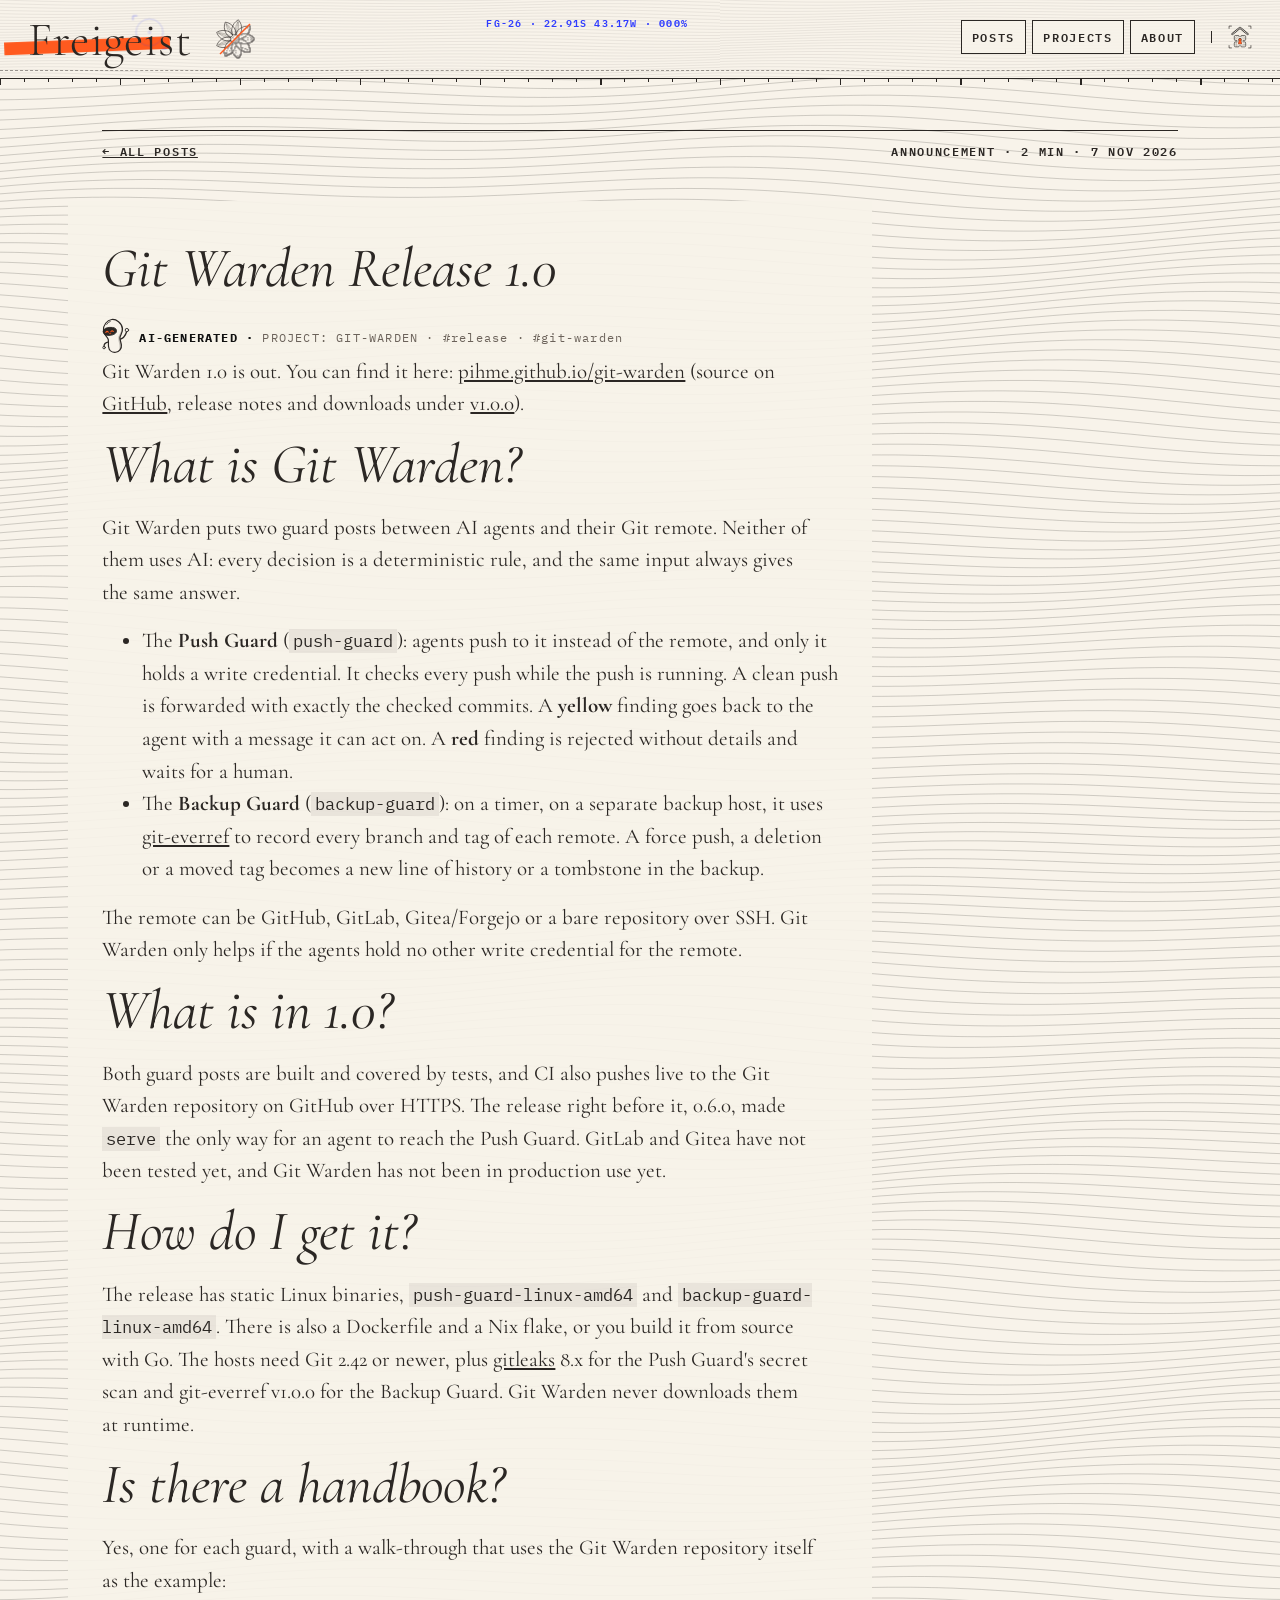
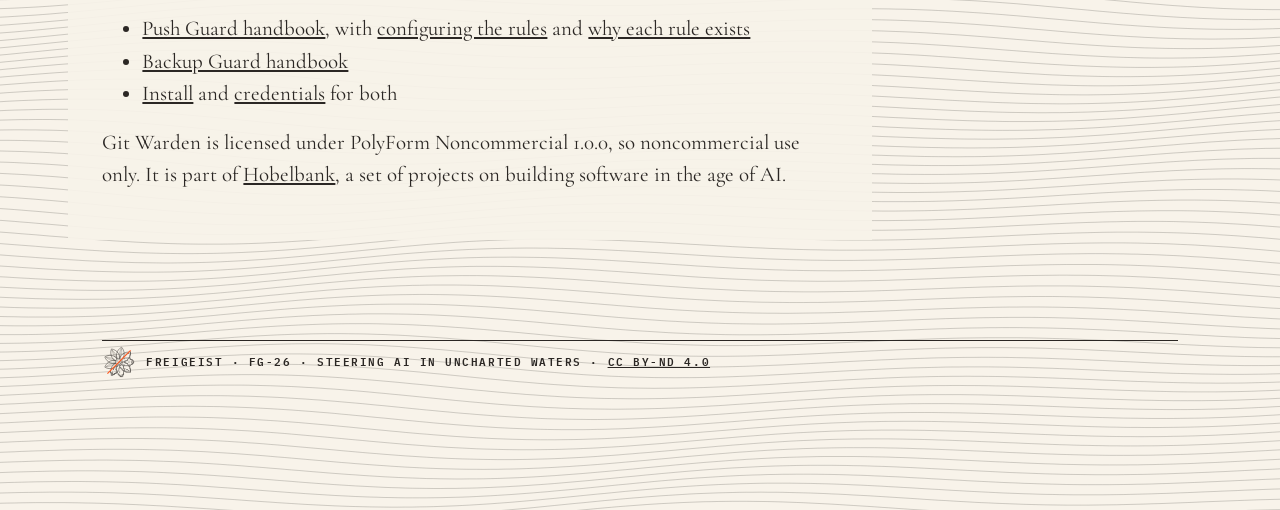
<file: posts/git-warden-1.html>
<!doctype html><html lang="en"><head><script>(function(){var P={"acid-green":["#C0FE04","#ff3d7f"],"signal-orange":["#ff5a1f","#2f3cff"],"hot-magenta":["#ff2e88","#0fa3b1"],"cobalt":["#2f3cff","#ff5a1f","#9aa3ff"],"warning-red":["#e8231b","#1f3fbf"],"safety-yellow":["#ffd400","#e8231b"]},k=Object.keys(P),q=new URLSearchParams(location.search).get("accent"),n=P[q]?q:k[Math.floor(Math.random()*k.length)],c=P[n],s=document.documentElement.style;s.setProperty("--accent",c[0]);s.setProperty("--hud",c[1]);s.setProperty("--acc-text",c[2]||c[0]);document.documentElement.dataset.accent=n})();</script><meta charset="utf-8"><meta name="viewport" content="width=device-width,initial-scale=1"><title>Git Warden Release 1.0 – Freigeist</title><link rel="stylesheet" href="../theme/fonts.css"><link rel="stylesheet" href="../theme/content.css"><link rel="icon" href="../assets/freigeist-mark.svg"><style>body{margin:0;background:#f8f3ea}svg{display:block;width:100%;height:auto}.m{display:none}@media(max-width:700px){.d{display:none}.m{display:block}}nav.demo{position:fixed;bottom:8px;left:8px;font:12px monospace;background:#111;color:var(--acc-text);padding:4px 8px}nav.demo a{color:var(--acc-text)}</style></head><body class="compact"><svg xmlns="http://www.w3.org/2000/svg" class="d" width="1440" height="900" viewBox="0 0 1440 900"><defs>
<filter id="wc" x="-30%" y="-30%" width="160%" height="160%"><feTurbulence type="fractalNoise" baseFrequency="0.012" numOctaves="3" seed="3" /><feDisplacementMap in="SourceGraphic" scale="60" /><feGaussianBlur stdDeviation="6" /></filter>
<filter id="paper"><feTurbulence type="fractalNoise" baseFrequency="0.9" numOctaves="2" seed="5" /><feColorMatrix values="0 0 0 0 0.45  0 0 0 0 0.38  0 0 0 0 0.3  0 0 0 0.07 0" /></filter>
<filter id="concrete"><feTurbulence type="fractalNoise" baseFrequency="0.04" numOctaves="5" seed="9" /><feColorMatrix values="0 0 0 0 0.3  0 0 0 0 0.3  0 0 0 0 0.32  0 0 0 0.55 0" /></filter>
<filter id="spray" x="-20%" y="-20%" width="140%" height="140%"><feGaussianBlur stdDeviation="1.6" /><feTurbulence type="fractalNoise" baseFrequency="0.8" result="n" /><feDisplacementMap in="SourceGraphic" in2="n" scale="5" /></filter>
<filter id="glow" x="-30%" y="-30%" width="160%" height="160%"><feGaussianBlur stdDeviation="9" result="b" /><feMerge><feMergeNode in="b" /><feMergeNode in="b" /><feMergeNode in="SourceGraphic" /></feMerge></filter>
<filter id="rough"><feTurbulence type="fractalNoise" baseFrequency="0.05" numOctaves="2" seed="2" /><feDisplacementMap in="SourceGraphic" scale="4" /></filter>
</defs><defs><pattern id="hatch" width="6" height="6" patternUnits="userSpaceOnUse" patternTransform="rotate(35)"><line x1="0" y1="0" x2="0" y2="6" stroke="#2b2724" stroke-width=".7" /></pattern>
<pattern id="xhatch" width="6" height="6" patternUnits="userSpaceOnUse" patternTransform="rotate(-25)"><path d="M0 0V6M0 3H6" stroke="#2b2724" stroke-width=".6" /></pattern>
<pattern id="tone" width="7" height="7" patternUnits="userSpaceOnUse" patternTransform="rotate(45)"><circle cx="3.5" cy="3.5" r="1.5" fill="#111" /></pattern></defs><defs><pattern id="fine" width="3.2" height="3.2" patternUnits="userSpaceOnUse" patternTransform="rotate(30)"><line x1="0" y1="0" x2="0" y2="3.2" stroke="#2b2724" stroke-width=".55" /></pattern>
<pattern id="fine2" width="3.2" height="3.2" patternUnits="userSpaceOnUse" patternTransform="rotate(-40)"><path d="M0 0V3.2M0 1.6H3.2" stroke="#2b2724" stroke-width=".45" /></pattern></defs><g class="g-bar g-hstab"><rect x="-20" y="232" width="760" height="58" style="fill:var(--accent)" transform="rotate(-2.2 -20 232)" /></g><g class="g-cross"><g transform="translate(7 -5)"><g style="stroke:var(--hud)" stroke-width="1.5" fill="none"><circle cx="640" cy="190" r="62" /><circle cx="640" cy="190" r="5" /><path d="M0 190H1440M640 0V900" stroke-dasharray="2 6" /><path d="M564 114h20M564 114v20M716 266h-20M716 266v-20" stroke-width="2.5" /></g><text x="724" y="128" text-anchor="start" font-family="IBM Plex Mono" font-weight="600" font-size="12" style="fill:var(--hud)" letter-spacing="1">TGT // FREIGEIST · 22.91S</text><text x="724" y="145" text-anchor="start" font-family="IBM Plex Mono" font-weight="600" font-size="12" style="fill:var(--hud)" letter-spacing="1">LOCK 87% · SIGNAL: SOFT</text></g></g><text x="90" y="290" font-family="Cormorant Garamond" font-weight="300" class="g-title" font-size="220" fill="#2b2724" letter-spacing="4">Freigeist</text></svg><svg xmlns="http://www.w3.org/2000/svg" class="m" width="390" height="844" viewBox="0 0 390 844"><defs>
<filter id="m-wc" x="-30%" y="-30%" width="160%" height="160%"><feTurbulence type="fractalNoise" baseFrequency="0.012" numOctaves="3" seed="3" /><feDisplacementMap in="SourceGraphic" scale="60" /><feGaussianBlur stdDeviation="6" /></filter>
<filter id="m-paper"><feTurbulence type="fractalNoise" baseFrequency="0.9" numOctaves="2" seed="5" /><feColorMatrix values="0 0 0 0 0.45  0 0 0 0 0.38  0 0 0 0 0.3  0 0 0 0.07 0" /></filter>
<filter id="m-concrete"><feTurbulence type="fractalNoise" baseFrequency="0.04" numOctaves="5" seed="9" /><feColorMatrix values="0 0 0 0 0.3  0 0 0 0 0.3  0 0 0 0 0.32  0 0 0 0.55 0" /></filter>
<filter id="m-spray" x="-20%" y="-20%" width="140%" height="140%"><feGaussianBlur stdDeviation="1.6" /><feTurbulence type="fractalNoise" baseFrequency="0.8" result="n" /><feDisplacementMap in="SourceGraphic" in2="n" scale="5" /></filter>
<filter id="m-glow" x="-30%" y="-30%" width="160%" height="160%"><feGaussianBlur stdDeviation="9" result="b" /><feMerge><feMergeNode in="b" /><feMergeNode in="b" /><feMergeNode in="SourceGraphic" /></feMerge></filter>
<filter id="m-rough"><feTurbulence type="fractalNoise" baseFrequency="0.05" numOctaves="2" seed="2" /><feDisplacementMap in="SourceGraphic" scale="4" /></filter>
</defs><defs><pattern id="m-hatch" width="6" height="6" patternUnits="userSpaceOnUse" patternTransform="rotate(35)"><line x1="0" y1="0" x2="0" y2="6" stroke="#2b2724" stroke-width=".7" /></pattern>
<pattern id="m-xhatch" width="6" height="6" patternUnits="userSpaceOnUse" patternTransform="rotate(-25)"><path d="M0 0V6M0 3H6" stroke="#2b2724" stroke-width=".6" /></pattern>
<pattern id="m-tone" width="7" height="7" patternUnits="userSpaceOnUse" patternTransform="rotate(45)"><circle cx="3.5" cy="3.5" r="1.5" fill="#111" /></pattern></defs><defs><pattern id="m-fine" width="3.2" height="3.2" patternUnits="userSpaceOnUse" patternTransform="rotate(30)"><line x1="0" y1="0" x2="0" y2="3.2" stroke="#2b2724" stroke-width=".55" /></pattern>
<pattern id="m-fine2" width="3.2" height="3.2" patternUnits="userSpaceOnUse" patternTransform="rotate(-40)"><path d="M0 0V3.2M0 1.6H3.2" stroke="#2b2724" stroke-width=".45" /></pattern></defs><g class="g-bar g-hstab"><rect x="-10" y="215" width="300" height="40" style="fill:var(--accent)" transform="rotate(-3 -10 215)" /></g><text x="22" y="200" font-family="Cormorant Garamond" font-weight="300" class="g-title" font-size="104" fill="#2b2724">Frei</text><text x="22" y="295" font-family="Cormorant Garamond" font-weight="300" font-style="italic" class="g-title" font-size="104" fill="#2b2724">geist</text></svg><style>
.g-bar,.g-pix,.g-beam,.g-title{transform-box:view-box}
.j1{transform:translate(4px,-2px)}.j2{transform:translate(-6px,3px) skewX(-4deg)}
.rgb{filter:drop-shadow(4px 0 var(--accent)) drop-shadow(-4px 0 var(--hud))}
.flick{opacity:.15}.flick2{opacity:.6}
#tear{position:fixed;left:0;right:0;height:0;pointer-events:none;background:repeating-linear-gradient(0deg,rgba(17,17,17,.25) 0 1px,transparent 1px 3px);mix-blend-mode:multiply;z-index:5}
#tear.on{height:var(--h)}
</style><style>
main.posts{position:relative;background:#f8f3ea url(../theme/waves-desktop.svg) 0 0/100% auto repeat-y;color:#2b2724;padding:80px 8vw 140px;font-family:"Cormorant Garamond",serif}
main.posts .kick{font:600 12px "IBM Plex Mono",monospace;letter-spacing:.14em;border-top:1.5px solid #2b2724;padding-top:10px;margin-bottom:40px;display:flex;justify-content:space-between}
main.posts .grid{display:grid;grid-template-columns:1fr 1fr;gap:72px 8vw;max-width:1200px}
main.posts .meta{font:500 13px "IBM Plex Mono",monospace;letter-spacing:.12em;color:#6b625a}
main.posts .st{display:block;width:120px;height:12px;background:var(--accent);transform:rotate(-2.5deg) skewX(-18deg);margin:14px 0 6px -6px}
main.posts h2{font-style:italic;font-weight:400;font-size:40px;line-height:1.1;margin:8px 0 14px}
main.posts p{font-size:21px;line-height:1.5;max-width:34em;margin:0 0 14px}
main.posts .more{color:#2b2724;font-size:19px}
main.posts footer{margin-top:100px;font:600 11px "IBM Plex Mono",monospace;letter-spacing:.14em;border-top:1.5px solid #2b2724;padding-top:10px}
svg.mk{width:28px;height:28px;display:inline-block;vertical-align:middle}main.posts article{background:rgba(248,243,234,.88);padding:18px 22px 20px;margin:-18px -22px 0}main.posts .kick svg.mk,main.posts footer svg.mk{width:34px;height:34px;margin:-12px 10px -10px 0}#hmark{position:fixed;top:0;width:44px;height:44px;opacity:0;z-index:4;pointer-events:none}@media(max-width:700px){main.posts{padding:48px 24px 110px;background-image:url(../theme/waves-mobile.svg)}main.posts .grid{grid-template-columns:1fr;gap:52px}main.posts h2{font-size:31px}main.posts p{font-size:18px}}
#hbar{position:fixed;left:0;top:0;right:0;background:#f8f3ea;border-bottom:3px solid var(--accent);box-shadow:0 1px 0 #2b2724;opacity:0;pointer-events:none;z-index:3;will-change:opacity}
#hdr{position:fixed;left:0;top:0;transform-origin:0 0;pointer-events:none;z-index:4;overflow:visible;will-change:transform}
</style><main class="posts post"><div class="kick"><a class="back" href="../index.html">← All posts</a><span>ANNOUNCEMENT · 2 MIN · 7 NOV 2026</span></div><div class="prose"><h1>Git Warden Release 1.0</h1><div class="tags"><span class="ai-helper" tabindex="0" role="img" aria-label="This post was created by AI." title="This post was created by AI." data-tip="This post was created by AI."><svg height="40" width="33" xmlns="http://www.w3.org/2000/svg" viewBox="-6 -6 116 142" aria-hidden="true" focusable="false"><defs><pattern id="hfh" width="4" height="4" patternUnits="userSpaceOnUse" patternTransform="rotate(-35)"><path d="M0 2H4" stroke="currentColor" stroke-width="1.1"/></pattern></defs><g fill="none" stroke="currentColor" stroke-linecap="round" stroke-linejoin="round"><path d="M32 86 C20 88 14 95 15 103" stroke-width="4.5"/><path d="M68 78 C83 75 91 64 95 50" stroke-width="4.5"/><circle cx="15" cy="106" r="4.5" fill="var(--paper,#f8f3ea)" stroke-width="3.2"/><circle cx="96" cy="44" r="6" fill="var(--paper,#f8f3ea)" stroke-width="3.2"/><g transform="rotate(-7 50 70)"><path d="M50 6 C66 6 84 22 84 42 C84 58 73 64 71 74 C70 82 73 90 73 100 C73 114 62 123 50 123 C37 123 27 114 27 100 C27 90 30 82 29 74 C27 64 16 58 16 42 C16 22 34 6 50 6Z" fill="var(--paper,#f8f3ea)" stroke-width="4.2"/><path d="M80 26 C83 31 84 36 84 42 C84 58 73 64 71 74 C70 82 73 90 73 100 C73 112 66 120 57 122.6 C63.5 119 66 111 66 100 C66 90 64 82 65 74 C67 63 79 58 79 42 C79 36 80 31 80 26Z" fill="url(#hfh)" stroke="none"/><path d="M30 21 q6 -8 14 -9" stroke-width="2.6"/><path d="M15 46 C15 34 30 32 40 33 C54 34 62 38 62 47 C62 57 50 61 38 61 C24 61 15 57 15 46Z" fill="currentColor" stroke-width="3.2"/><path d="M23.5 49 q4.5 -6.5 9 0 M41.5 49 q4.5 -6.5 9 0" stroke="var(--accent,#C0FE04)" stroke-width="3.8"/><path d="M33 54 q5 6 10 0z" fill="var(--accent,#C0FE04)" stroke="none"/></g></g></svg>
</span><span class="ai-label">AI-GENERATED · </span>PROJECT: GIT-WARDEN · #release · #git-warden</div><p>Git Warden 1.0 is out. You can find it here: <a href="https://pihme.github.io/git-warden/">pihme.github.io/git-warden</a> (source on <a href="https://github.com/pihme/git-warden">GitHub</a>, release notes and downloads under <a href="https://github.com/pihme/git-warden/releases/tag/v1.0.0">v1.0.0</a>).</p>
<h1>What is Git Warden?</h1>
<p>Git Warden puts two guard posts between AI agents and their Git remote. Neither of them uses AI: every decision is a deterministic rule, and the same input always gives the same answer.</p>
<ul><li>The <strong>Push Guard</strong> (<code>push-guard</code>): agents push to it instead of the remote, and only it holds a write credential. It checks every push while the push is running. A clean push is forwarded with exactly the checked commits. A <strong>yellow</strong> finding goes back to the agent with a message it can act on. A <strong>red</strong> finding is rejected without details and waits for a human.</li><li>The <strong>Backup Guard</strong> (<code>backup-guard</code>): on a timer, on a separate backup host, it uses <a href="https://github.com/daojyun/git-everref">git-everref</a> to record every branch and tag of each remote. A force push, a deletion or a moved tag becomes a new line of history or a tombstone in the backup.</li></ul>
<p>The remote can be GitHub, GitLab, Gitea/Forgejo or a bare repository over SSH. Git Warden only helps if the agents hold no other write credential for the remote.</p>
<h1>What is in 1.0?</h1>
<p>Both guard posts are built and covered by tests, and CI also pushes live to the Git Warden repository on GitHub over HTTPS. The release right before it, 0.6.0, made <code>serve</code> the only way for an agent to reach the Push Guard. GitLab and Gitea have not been tested yet, and Git Warden has not been in production use yet.</p>
<h1>How do I get it?</h1>
<p>The release has static Linux binaries, <code>push-guard-linux-amd64</code> and <code>backup-guard-linux-amd64</code>. There is also a Dockerfile and a Nix flake, or you build it from source with Go. The hosts need Git 2.42 or newer, plus <a href="https://github.com/gitleaks/gitleaks">gitleaks</a> 8.x for the Push Guard's secret scan and git-everref v1.0.0 for the Backup Guard. Git Warden never downloads them at runtime.</p>
<h1>Is there a handbook?</h1>
<p>Yes, one for each guard, with a walk-through that uses the Git Warden repository itself as the example:</p>
<ul><li><a href="https://pihme.github.io/git-warden/handbook/push-guard/">Push Guard handbook</a>, with <a href="https://pihme.github.io/git-warden/handbook/push-guard-configuring-rules/">configuring the rules</a> and <a href="https://pihme.github.io/git-warden/handbook/push-guard-rules/">why each rule exists</a></li><li><a href="https://pihme.github.io/git-warden/handbook/backup-guard/">Backup Guard handbook</a></li><li><a href="https://pihme.github.io/git-warden/handbook/install/">Install</a> and <a href="https://pihme.github.io/git-warden/handbook/credentials/">credentials</a> for both</li></ul>
<p>Git Warden is licensed under PolyForm Noncommercial 1.0.0, so noncommercial use only. It is part of <a href="https://pihme.github.io/hobelbank/">Hobelbank</a>, a set of projects on building software in the age of AI.</p></div><footer><svg class="mk" viewBox="0 0 88 88"><use href="#fg-mark"/></svg>FREIGEIST · FG-26 · STEERING AI IN UNCHARTED WATERS · <a href="https://creativecommons.org/licenses/by-nd/4.0/" rel="license">CC BY-ND 4.0</a></footer></main>
<svg width="0" height="0" style="position:absolute"><symbol id="fg-mark" viewBox="0 0 88 88"><clipPath id="mk-bl"><polygon points="0,0 88,0 0,88"/></clipPath><clipPath id="mk-br"><polygon points="88,0 88,0 88,88 0,88 0,88"/></clipPath><g clip-path="url(#mk-bl)"><defs><pattern id="mk-ch" width="7" height="7" patternUnits="userSpaceOnUse" patternTransform="rotate(45)"><path d="M0 0V7M0 0H7" stroke="#2b2724" stroke-width="0.9"/></pattern></defs><path transform="translate(44 44) rotate(0)" d="M0 0 C 9.75 -13.649999999999999 29.25 -12.48 39.0 0 C 29.25 12.48 9.75 13.649999999999999 0 0Z" fill="none" stroke="#2b2724" stroke-width="1.1"/><path transform="translate(44 44) rotate(0)" d="M5.85 0 C 14.82 -3.861 27.299999999999997 -3.861 35.88 0" fill="none" stroke="#2b2724" stroke-width="0.5"/><path transform="translate(44 44) rotate(0)" d="M5.85 0 C 14.82 3.861 27.299999999999997 3.861 35.88 0" fill="none" stroke="#2b2724" stroke-width="0.5"/><path transform="translate(44 44) rotate(0)" d="M3.12 0 L35.1 0" stroke="#2b2724" stroke-width="0.45"/><path transform="translate(44 44) rotate(40)" d="M0 0 C 9.75 -13.649999999999999 29.25 -12.48 39.0 0 C 29.25 12.48 9.75 13.649999999999999 0 0Z" fill="none" stroke="#2b2724" stroke-width="1.1"/><path transform="translate(44 44) rotate(40)" d="M5.85 0 C 14.82 -3.861 27.299999999999997 -3.861 35.88 0" fill="none" stroke="#2b2724" stroke-width="0.5"/><path transform="translate(44 44) rotate(40)" d="M5.85 0 C 14.82 3.861 27.299999999999997 3.861 35.88 0" fill="none" stroke="#2b2724" stroke-width="0.5"/><path transform="translate(44 44) rotate(40)" d="M3.12 0 L35.1 0" stroke="#2b2724" stroke-width="0.45"/><path transform="translate(44 44) rotate(80)" d="M0 0 C 9.75 -13.649999999999999 29.25 -12.48 39.0 0 C 29.25 12.48 9.75 13.649999999999999 0 0Z" fill="none" stroke="#2b2724" stroke-width="1.1"/><path transform="translate(44 44) rotate(80)" d="M5.85 0 C 14.82 -3.861 27.299999999999997 -3.861 35.88 0" fill="none" stroke="#2b2724" stroke-width="0.5"/><path transform="translate(44 44) rotate(80)" d="M5.85 0 C 14.82 3.861 27.299999999999997 3.861 35.88 0" fill="none" stroke="#2b2724" stroke-width="0.5"/><path transform="translate(44 44) rotate(80)" d="M3.12 0 L35.1 0" stroke="#2b2724" stroke-width="0.45"/><path transform="translate(44 44) rotate(120)" d="M0 0 C 9.75 -13.649999999999999 29.25 -12.48 39.0 0 C 29.25 12.48 9.75 13.649999999999999 0 0Z" fill="none" stroke="#2b2724" stroke-width="1.1"/><path transform="translate(44 44) rotate(120)" d="M5.85 0 C 14.82 -3.861 27.299999999999997 -3.861 35.88 0" fill="none" stroke="#2b2724" stroke-width="0.5"/><path transform="translate(44 44) rotate(120)" d="M5.85 0 C 14.82 3.861 27.299999999999997 3.861 35.88 0" fill="none" stroke="#2b2724" stroke-width="0.5"/><path transform="translate(44 44) rotate(120)" d="M3.12 0 L35.1 0" stroke="#2b2724" stroke-width="0.45"/><path transform="translate(44 44) rotate(160)" d="M0 0 C 9.75 -13.649999999999999 29.25 -12.48 39.0 0 C 29.25 12.48 9.75 13.649999999999999 0 0Z" fill="none" stroke="#2b2724" stroke-width="1.1"/><path transform="translate(44 44) rotate(160)" d="M5.85 0 C 14.82 -3.861 27.299999999999997 -3.861 35.88 0" fill="none" stroke="#2b2724" stroke-width="0.5"/><path transform="translate(44 44) rotate(160)" d="M5.85 0 C 14.82 3.861 27.299999999999997 3.861 35.88 0" fill="none" stroke="#2b2724" stroke-width="0.5"/><path transform="translate(44 44) rotate(160)" d="M3.12 0 L35.1 0" stroke="#2b2724" stroke-width="0.45"/><path transform="translate(44 44) rotate(200)" d="M0 0 C 9.75 -13.649999999999999 29.25 -12.48 39.0 0 C 29.25 12.48 9.75 13.649999999999999 0 0Z" fill="none" stroke="#2b2724" stroke-width="1.1"/><path transform="translate(44 44) rotate(200)" d="M5.85 0 C 14.82 -3.861 27.299999999999997 -3.861 35.88 0" fill="none" stroke="#2b2724" stroke-width="0.5"/><path transform="translate(44 44) rotate(200)" d="M5.85 0 C 14.82 3.861 27.299999999999997 3.861 35.88 0" fill="none" stroke="#2b2724" stroke-width="0.5"/><path transform="translate(44 44) rotate(200)" d="M3.12 0 L35.1 0" stroke="#2b2724" stroke-width="0.45"/><path transform="translate(44 44) rotate(240)" d="M0 0 C 9.75 -13.649999999999999 29.25 -12.48 39.0 0 C 29.25 12.48 9.75 13.649999999999999 0 0Z" fill="none" stroke="#2b2724" stroke-width="1.1"/><path transform="translate(44 44) rotate(240)" d="M5.85 0 C 14.82 -3.861 27.299999999999997 -3.861 35.88 0" fill="none" stroke="#2b2724" stroke-width="0.5"/><path transform="translate(44 44) rotate(240)" d="M5.85 0 C 14.82 3.861 27.299999999999997 3.861 35.88 0" fill="none" stroke="#2b2724" stroke-width="0.5"/><path transform="translate(44 44) rotate(240)" d="M3.12 0 L35.1 0" stroke="#2b2724" stroke-width="0.45"/><path transform="translate(44 44) rotate(280)" d="M0 0 C 9.75 -13.649999999999999 29.25 -12.48 39.0 0 C 29.25 12.48 9.75 13.649999999999999 0 0Z" fill="none" stroke="#2b2724" stroke-width="1.1"/><path transform="translate(44 44) rotate(280)" d="M5.85 0 C 14.82 -3.861 27.299999999999997 -3.861 35.88 0" fill="none" stroke="#2b2724" stroke-width="0.5"/><path transform="translate(44 44) rotate(280)" d="M5.85 0 C 14.82 3.861 27.299999999999997 3.861 35.88 0" fill="none" stroke="#2b2724" stroke-width="0.5"/><path transform="translate(44 44) rotate(280)" d="M3.12 0 L35.1 0" stroke="#2b2724" stroke-width="0.45"/><path transform="translate(44 44) rotate(320)" d="M0 0 C 9.75 -13.649999999999999 29.25 -12.48 39.0 0 C 29.25 12.48 9.75 13.649999999999999 0 0Z" fill="none" stroke="#2b2724" stroke-width="1.1"/><path transform="translate(44 44) rotate(320)" d="M5.85 0 C 14.82 -3.861 27.299999999999997 -3.861 35.88 0" fill="none" stroke="#2b2724" stroke-width="0.5"/><path transform="translate(44 44) rotate(320)" d="M5.85 0 C 14.82 3.861 27.299999999999997 3.861 35.88 0" fill="none" stroke="#2b2724" stroke-width="0.5"/><path transform="translate(44 44) rotate(320)" d="M3.12 0 L35.1 0" stroke="#2b2724" stroke-width="0.45"/><circle cx="44" cy="44" r="8.84" fill="#f8f3ea" stroke="#2b2724" stroke-width="1.1"/><circle cx="44" cy="44" r="8.84" fill="url(#mk-ch)"/></g><g clip-path="url(#mk-br)" fill="#2b2724"><rect x="47" y="5" width="2" height="2"/><rect x="49" y="5" width="2" height="2"/><rect x="51" y="5" width="2" height="2"/><rect x="45" y="7" width="2" height="2"/><rect x="47" y="7" width="2" height="2" fill="#f8f3ea"/><rect x="47" y="7" width="2" height="2"/><rect x="49" y="7" width="2" height="2" fill="#f8f3ea"/><rect x="51" y="7" width="2" height="2" fill="#f8f3ea"/><rect x="51" y="7" width="2" height="2"/><rect x="53" y="7" width="2" height="2"/><rect x="23" y="9" width="2" height="2"/><rect x="25" y="9" width="2" height="2"/><rect x="27" y="9" width="2" height="2"/><rect x="43" y="9" width="2" height="2"/><rect x="45" y="9" width="2" height="2" fill="#f8f3ea"/><rect x="45" y="9" width="2" height="2"/><rect x="47" y="9" width="2" height="2" fill="#f8f3ea"/><rect x="49" y="9" width="2" height="2" fill="#f8f3ea"/><rect x="49" y="9" width="2" height="2"/><rect x="51" y="9" width="2" height="2" fill="#f8f3ea"/><rect x="53" y="9" width="2" height="2"/><rect x="23" y="11" width="2" height="2"/><rect x="25" y="11" width="2" height="2" fill="#f8f3ea"/><rect x="27" y="11" width="2" height="2" fill="#f8f3ea"/><rect x="27" y="11" width="2" height="2"/><rect x="29" y="11" width="2" height="2"/><rect x="31" y="11" width="2" height="2"/><rect x="41" y="11" width="2" height="2"/><rect x="43" y="11" width="2" height="2" fill="#f8f3ea"/><rect x="43" y="11" width="2" height="2"/><rect x="45" y="11" width="2" height="2" fill="#f8f3ea"/><rect x="47" y="11" width="2" height="2" fill="#f8f3ea"/><rect x="49" y="11" width="2" height="2" fill="#f8f3ea"/><rect x="51" y="11" width="2" height="2" fill="#f8f3ea"/><rect x="53" y="11" width="2" height="2" fill="#f8f3ea"/><rect x="53" y="11" width="2" height="2"/><rect x="55" y="11" width="2" height="2"/><rect x="23" y="13" width="2" height="2" fill="#f8f3ea"/><rect x="23" y="13" width="2" height="2"/><rect x="25" y="13" width="2" height="2" fill="#f8f3ea"/><rect x="25" y="13" width="2" height="2"/><rect x="27" y="13" width="2" height="2" fill="#f8f3ea"/><rect x="27" y="13" width="2" height="2"/><rect x="29" y="13" width="2" height="2" fill="#f8f3ea"/><rect x="31" y="13" width="2" height="2" fill="#f8f3ea"/><rect x="33" y="13" width="2" height="2"/><rect x="35" y="13" width="2" height="2"/><rect x="41" y="13" width="2" height="2" fill="#f8f3ea"/><rect x="41" y="13" width="2" height="2"/><rect x="43" y="13" width="2" height="2" fill="#f8f3ea"/><rect x="45" y="13" width="2" height="2" fill="#f8f3ea"/><rect x="47" y="13" width="2" height="2" fill="#f8f3ea"/><rect x="49" y="13" width="2" height="2" fill="#f8f3ea"/><rect x="51" y="13" width="2" height="2" fill="#f8f3ea"/><rect x="53" y="13" width="2" height="2" fill="#f8f3ea"/><rect x="55" y="13" width="2" height="2"/><rect x="21" y="15" width="2" height="2"/><rect x="23" y="15" width="2" height="2" fill="#f8f3ea"/><rect x="23" y="15" width="2" height="2"/><rect x="25" y="15" width="2" height="2" fill="#f8f3ea"/><rect x="25" y="15" width="2" height="2"/><rect x="27" y="15" width="2" height="2" fill="#f8f3ea"/><rect x="29" y="15" width="2" height="2" fill="#f8f3ea"/><rect x="31" y="15" width="2" height="2" fill="#f8f3ea"/><rect x="33" y="15" width="2" height="2" fill="#f8f3ea"/><rect x="35" y="15" width="2" height="2" fill="#f8f3ea"/><rect x="35" y="15" width="2" height="2"/><rect x="37" y="15" width="2" height="2"/><rect x="39" y="15" width="2" height="2"/><rect x="41" y="15" width="2" height="2" fill="#f8f3ea"/><rect x="43" y="15" width="2" height="2" fill="#f8f3ea"/><rect x="45" y="15" width="2" height="2" fill="#f8f3ea"/><rect x="45" y="15" width="2" height="2"/><rect x="47" y="15" width="2" height="2" fill="#f8f3ea"/><rect x="49" y="15" width="2" height="2" fill="#f8f3ea"/><rect x="51" y="15" width="2" height="2" fill="#f8f3ea"/><rect x="53" y="15" width="2" height="2" fill="#f8f3ea"/><rect x="55" y="15" width="2" height="2" fill="#f8f3ea"/><rect x="55" y="15" width="2" height="2"/><rect x="21" y="17" width="2" height="2"/><rect x="23" y="17" width="2" height="2" fill="#f8f3ea"/><rect x="25" y="17" width="2" height="2" fill="#f8f3ea"/><rect x="27" y="17" width="2" height="2" fill="#f8f3ea"/><rect x="29" y="17" width="2" height="2" fill="#f8f3ea"/><rect x="31" y="17" width="2" height="2" fill="#f8f3ea"/><rect x="33" y="17" width="2" height="2" fill="#f8f3ea"/><rect x="35" y="17" width="2" height="2" fill="#f8f3ea"/><rect x="37" y="17" width="2" height="2" fill="#f8f3ea"/><rect x="37" y="17" width="2" height="2"/><rect x="39" y="17" width="2" height="2" fill="#f8f3ea"/><rect x="39" y="17" width="2" height="2"/><rect x="41" y="17" width="2" height="2" fill="#f8f3ea"/><rect x="43" y="17" width="2" height="2" fill="#f8f3ea"/><rect x="45" y="17" width="2" height="2" fill="#f8f3ea"/><rect x="47" y="17" width="2" height="2" fill="#f8f3ea"/><rect x="49" y="17" width="2" height="2" fill="#f8f3ea"/><rect x="51" y="17" width="2" height="2" fill="#f8f3ea"/><rect x="53" y="17" width="2" height="2" fill="#f8f3ea"/><rect x="55" y="17" width="2" height="2" fill="#f8f3ea"/><rect x="55" y="17" width="2" height="2"/><rect x="61" y="17" width="2" height="2"/><rect x="63" y="17" width="2" height="2"/><rect x="65" y="17" width="2" height="2"/><rect x="67" y="17" width="2" height="2"/><rect x="69" y="17" width="2" height="2"/><rect x="71" y="17" width="2" height="2"/><rect x="73" y="17" width="2" height="2"/><rect x="21" y="19" width="2" height="2"/><rect x="23" y="19" width="2" height="2" fill="#f8f3ea"/><rect x="25" y="19" width="2" height="2" fill="#f8f3ea"/><rect x="27" y="19" width="2" height="2" fill="#f8f3ea"/><rect x="27" y="19" width="2" height="2"/><rect x="29" y="19" width="2" height="2" fill="#f8f3ea"/><rect x="31" y="19" width="2" height="2" fill="#f8f3ea"/><rect x="33" y="19" width="2" height="2" fill="#f8f3ea"/><rect x="33" y="19" width="2" height="2"/><rect x="35" y="19" width="2" height="2" fill="#f8f3ea"/><rect x="37" y="19" width="2" height="2" fill="#f8f3ea"/><rect x="37" y="19" width="2" height="2"/><rect x="39" y="19" width="2" height="2" fill="#f8f3ea"/><rect x="39" y="19" width="2" height="2"/><rect x="41" y="19" width="2" height="2" fill="#f8f3ea"/><rect x="41" y="19" width="2" height="2"/><rect x="43" y="19" width="2" height="2" fill="#f8f3ea"/><rect x="45" y="19" width="2" height="2" fill="#f8f3ea"/><rect x="45" y="19" width="2" height="2"/><rect x="47" y="19" width="2" height="2" fill="#f8f3ea"/><rect x="49" y="19" width="2" height="2" fill="#f8f3ea"/><rect x="51" y="19" width="2" height="2" fill="#f8f3ea"/><rect x="53" y="19" width="2" height="2" fill="#f8f3ea"/><rect x="55" y="19" width="2" height="2" fill="#f8f3ea"/><rect x="57" y="19" width="2" height="2"/><rect x="59" y="19" width="2" height="2" fill="#f8f3ea"/><rect x="59" y="19" width="2" height="2"/><rect x="61" y="19" width="2" height="2" fill="#f8f3ea"/><rect x="61" y="19" width="2" height="2"/><rect x="63" y="19" width="2" height="2" fill="#f8f3ea"/><rect x="65" y="19" width="2" height="2" fill="#f8f3ea"/><rect x="67" y="19" width="2" height="2" fill="#f8f3ea"/><rect x="69" y="19" width="2" height="2" fill="#f8f3ea"/><rect x="71" y="19" width="2" height="2" fill="#f8f3ea"/><rect x="73" y="19" width="2" height="2"/><rect x="21" y="21" width="2" height="2"/><rect x="23" y="21" width="2" height="2" fill="#f8f3ea"/><rect x="25" y="21" width="2" height="2" fill="#f8f3ea"/><rect x="27" y="21" width="2" height="2" fill="#f8f3ea"/><rect x="29" y="21" width="2" height="2" fill="#f8f3ea"/><rect x="31" y="21" width="2" height="2" fill="#f8f3ea"/><rect x="33" y="21" width="2" height="2" fill="#f8f3ea"/><rect x="35" y="21" width="2" height="2" fill="#f8f3ea"/><rect x="37" y="21" width="2" height="2" fill="#f8f3ea"/><rect x="37" y="21" width="2" height="2"/><rect x="39" y="21" width="2" height="2" fill="#f8f3ea"/><rect x="41" y="21" width="2" height="2" fill="#f8f3ea"/><rect x="41" y="21" width="2" height="2"/><rect x="43" y="21" width="2" height="2" fill="#f8f3ea"/><rect x="45" y="21" width="2" height="2" fill="#f8f3ea"/><rect x="47" y="21" width="2" height="2" fill="#f8f3ea"/><rect x="49" y="21" width="2" height="2" fill="#f8f3ea"/><rect x="51" y="21" width="2" height="2" fill="#f8f3ea"/><rect x="53" y="21" width="2" height="2" fill="#f8f3ea"/><rect x="53" y="21" width="2" height="2"/><rect x="55" y="21" width="2" height="2" fill="#f8f3ea"/><rect x="55" y="21" width="2" height="2"/><rect x="57" y="21" width="2" height="2" fill="#f8f3ea"/><rect x="57" y="21" width="2" height="2"/><rect x="59" y="21" width="2" height="2" fill="#f8f3ea"/><rect x="61" y="21" width="2" height="2" fill="#f8f3ea"/><rect x="63" y="21" width="2" height="2" fill="#f8f3ea"/><rect x="65" y="21" width="2" height="2" fill="#f8f3ea"/><rect x="67" y="21" width="2" height="2" fill="#f8f3ea"/><rect x="67" y="21" width="2" height="2"/><rect x="69" y="21" width="2" height="2" fill="#f8f3ea"/><rect x="69" y="21" width="2" height="2"/><rect x="71" y="21" width="2" height="2" fill="#f8f3ea"/><rect x="73" y="21" width="2" height="2"/><rect x="21" y="23" width="2" height="2"/><rect x="23" y="23" width="2" height="2" fill="#f8f3ea"/><rect x="23" y="23" width="2" height="2"/><rect x="25" y="23" width="2" height="2" fill="#f8f3ea"/><rect x="27" y="23" width="2" height="2" fill="#f8f3ea"/><rect x="29" y="23" width="2" height="2" fill="#f8f3ea"/><rect x="29" y="23" width="2" height="2"/><rect x="31" y="23" width="2" height="2" fill="#f8f3ea"/><rect x="33" y="23" width="2" height="2" fill="#f8f3ea"/><rect x="35" y="23" width="2" height="2" fill="#f8f3ea"/><rect x="35" y="23" width="2" height="2"/><rect x="37" y="23" width="2" height="2" fill="#f8f3ea"/><rect x="37" y="23" width="2" height="2"/><rect x="39" y="23" width="2" height="2" fill="#f8f3ea"/><rect x="41" y="23" width="2" height="2" fill="#f8f3ea"/><rect x="43" y="23" width="2" height="2" fill="#f8f3ea"/><rect x="43" y="23" width="2" height="2"/><rect x="45" y="23" width="2" height="2" fill="#f8f3ea"/><rect x="47" y="23" width="2" height="2" fill="#f8f3ea"/><rect x="49" y="23" width="2" height="2" fill="#f8f3ea"/><rect x="51" y="23" width="2" height="2" fill="#f8f3ea"/><rect x="51" y="23" width="2" height="2"/><rect x="53" y="23" width="2" height="2" fill="#f8f3ea"/><rect x="53" y="23" width="2" height="2"/><rect x="55" y="23" width="2" height="2" fill="#f8f3ea"/><rect x="57" y="23" width="2" height="2" fill="#f8f3ea"/><rect x="57" y="23" width="2" height="2"/><rect x="59" y="23" width="2" height="2" fill="#f8f3ea"/><rect x="61" y="23" width="2" height="2" fill="#f8f3ea"/><rect x="63" y="23" width="2" height="2" fill="#f8f3ea"/><rect x="63" y="23" width="2" height="2"/><rect x="65" y="23" width="2" height="2" fill="#f8f3ea"/><rect x="67" y="23" width="2" height="2" fill="#f8f3ea"/><rect x="69" y="23" width="2" height="2" fill="#f8f3ea"/><rect x="71" y="23" width="2" height="2" fill="#f8f3ea"/><rect x="73" y="23" width="2" height="2"/><rect x="15" y="25" width="2" height="2"/><rect x="17" y="25" width="2" height="2"/><rect x="19" y="25" width="2" height="2"/><rect x="21" y="25" width="2" height="2"/><rect x="23" y="25" width="2" height="2" fill="#f8f3ea"/><rect x="23" y="25" width="2" height="2"/><rect x="25" y="25" width="2" height="2" fill="#f8f3ea"/><rect x="27" y="25" width="2" height="2" fill="#f8f3ea"/><rect x="29" y="25" width="2" height="2" fill="#f8f3ea"/><rect x="29" y="25" width="2" height="2"/><rect x="31" y="25" width="2" height="2" fill="#f8f3ea"/><rect x="33" y="25" width="2" height="2" fill="#f8f3ea"/><rect x="35" y="25" width="2" height="2" fill="#f8f3ea"/><rect x="35" y="25" width="2" height="2"/><rect x="37" y="25" width="2" height="2" fill="#f8f3ea"/><rect x="37" y="25" width="2" height="2"/><rect x="39" y="25" width="2" height="2" fill="#f8f3ea"/><rect x="41" y="25" width="2" height="2" fill="#f8f3ea"/><rect x="43" y="25" width="2" height="2" fill="#f8f3ea"/><rect x="43" y="25" width="2" height="2"/><rect x="45" y="25" width="2" height="2" fill="#f8f3ea"/><rect x="47" y="25" width="2" height="2" fill="#f8f3ea"/><rect x="49" y="25" width="2" height="2" fill="#f8f3ea"/><rect x="49" y="25" width="2" height="2"/><rect x="51" y="25" width="2" height="2" fill="#f8f3ea"/><rect x="51" y="25" width="2" height="2"/><rect x="53" y="25" width="2" height="2" fill="#f8f3ea"/><rect x="55" y="25" width="2" height="2" fill="#f8f3ea"/><rect x="55" y="25" width="2" height="2"/><rect x="57" y="25" width="2" height="2" fill="#f8f3ea"/><rect x="57" y="25" width="2" height="2"/><rect x="59" y="25" width="2" height="2" fill="#f8f3ea"/><rect x="59" y="25" width="2" height="2"/><rect x="61" y="25" width="2" height="2" fill="#f8f3ea"/><rect x="63" y="25" width="2" height="2" fill="#f8f3ea"/><rect x="65" y="25" width="2" height="2" fill="#f8f3ea"/><rect x="67" y="25" width="2" height="2" fill="#f8f3ea"/><rect x="69" y="25" width="2" height="2" fill="#f8f3ea"/><rect x="71" y="25" width="2" height="2" fill="#f8f3ea"/><rect x="71" y="25" width="2" height="2"/><rect x="73" y="25" width="2" height="2"/><rect x="9" y="27" width="2" height="2"/><rect x="11" y="27" width="2" height="2"/><rect x="13" y="27" width="2" height="2"/><rect x="15" y="27" width="2" height="2" fill="#f8f3ea"/><rect x="15" y="27" width="2" height="2"/><rect x="17" y="27" width="2" height="2" fill="#f8f3ea"/><rect x="19" y="27" width="2" height="2" fill="#f8f3ea"/><rect x="21" y="27" width="2" height="2" fill="#f8f3ea"/><rect x="23" y="27" width="2" height="2" fill="#f8f3ea"/><rect x="23" y="27" width="2" height="2"/><rect x="25" y="27" width="2" height="2" fill="#f8f3ea"/><rect x="25" y="27" width="2" height="2"/><rect x="27" y="27" width="2" height="2" fill="#f8f3ea"/><rect x="27" y="27" width="2" height="2"/><rect x="29" y="27" width="2" height="2" fill="#f8f3ea"/><rect x="29" y="27" width="2" height="2"/><rect x="31" y="27" width="2" height="2" fill="#f8f3ea"/><rect x="31" y="27" width="2" height="2"/><rect x="33" y="27" width="2" height="2" fill="#f8f3ea"/><rect x="33" y="27" width="2" height="2"/><rect x="35" y="27" width="2" height="2" fill="#f8f3ea"/><rect x="37" y="27" width="2" height="2" fill="#f8f3ea"/><rect x="37" y="27" width="2" height="2"/><rect x="39" y="27" width="2" height="2" fill="#f8f3ea"/><rect x="41" y="27" width="2" height="2" fill="#f8f3ea"/><rect x="43" y="27" width="2" height="2" fill="#f8f3ea"/><rect x="43" y="27" width="2" height="2"/><rect x="45" y="27" width="2" height="2" fill="#f8f3ea"/><rect x="45" y="27" width="2" height="2"/><rect x="47" y="27" width="2" height="2" fill="#f8f3ea"/><rect x="47" y="27" width="2" height="2"/><rect x="49" y="27" width="2" height="2" fill="#f8f3ea"/><rect x="49" y="27" width="2" height="2"/><rect x="51" y="27" width="2" height="2" fill="#f8f3ea"/><rect x="53" y="27" width="2" height="2" fill="#f8f3ea"/><rect x="55" y="27" width="2" height="2" fill="#f8f3ea"/><rect x="55" y="27" width="2" height="2"/><rect x="57" y="27" width="2" height="2" fill="#f8f3ea"/><rect x="59" y="27" width="2" height="2" fill="#f8f3ea"/><rect x="61" y="27" width="2" height="2" fill="#f8f3ea"/><rect x="63" y="27" width="2" height="2" fill="#f8f3ea"/><rect x="65" y="27" width="2" height="2" fill="#f8f3ea"/><rect x="67" y="27" width="2" height="2" fill="#f8f3ea"/><rect x="69" y="27" width="2" height="2" fill="#f8f3ea"/><rect x="71" y="27" width="2" height="2" fill="#f8f3ea"/><rect x="71" y="27" width="2" height="2"/><rect x="7" y="29" width="2" height="2"/><rect x="9" y="29" width="2" height="2" fill="#f8f3ea"/><rect x="9" y="29" width="2" height="2"/><rect x="11" y="29" width="2" height="2" fill="#f8f3ea"/><rect x="13" y="29" width="2" height="2" fill="#f8f3ea"/><rect x="15" y="29" width="2" height="2" fill="#f8f3ea"/><rect x="17" y="29" width="2" height="2" fill="#f8f3ea"/><rect x="19" y="29" width="2" height="2" fill="#f8f3ea"/><rect x="21" y="29" width="2" height="2" fill="#f8f3ea"/><rect x="23" y="29" width="2" height="2" fill="#f8f3ea"/><rect x="23" y="29" width="2" height="2"/><rect x="25" y="29" width="2" height="2" fill="#f8f3ea"/><rect x="25" y="29" width="2" height="2"/><rect x="27" y="29" width="2" height="2" fill="#f8f3ea"/><rect x="29" y="29" width="2" height="2" fill="#f8f3ea"/><rect x="29" y="29" width="2" height="2"/><rect x="31" y="29" width="2" height="2" fill="#f8f3ea"/><rect x="31" y="29" width="2" height="2"/><rect x="33" y="29" width="2" height="2" fill="#f8f3ea"/><rect x="33" y="29" width="2" height="2"/><rect x="35" y="29" width="2" height="2" fill="#f8f3ea"/><rect x="37" y="29" width="2" height="2" fill="#f8f3ea"/><rect x="37" y="29" width="2" height="2"/><rect x="39" y="29" width="2" height="2" fill="#f8f3ea"/><rect x="41" y="29" width="2" height="2" fill="#f8f3ea"/><rect x="43" y="29" width="2" height="2" fill="#f8f3ea"/><rect x="45" y="29" width="2" height="2" fill="#f8f3ea"/><rect x="45" y="29" width="2" height="2"/><rect x="47" y="29" width="2" height="2" fill="#f8f3ea"/><rect x="47" y="29" width="2" height="2"/><rect x="49" y="29" width="2" height="2" fill="#f8f3ea"/><rect x="51" y="29" width="2" height="2" fill="#f8f3ea"/><rect x="53" y="29" width="2" height="2" fill="#f8f3ea"/><rect x="55" y="29" width="2" height="2" fill="#f8f3ea"/><rect x="55" y="29" width="2" height="2"/><rect x="57" y="29" width="2" height="2" fill="#f8f3ea"/><rect x="59" y="29" width="2" height="2" fill="#f8f3ea"/><rect x="61" y="29" width="2" height="2" fill="#f8f3ea"/><rect x="63" y="29" width="2" height="2" fill="#f8f3ea"/><rect x="65" y="29" width="2" height="2" fill="#f8f3ea"/><rect x="67" y="29" width="2" height="2" fill="#f8f3ea"/><rect x="69" y="29" width="2" height="2" fill="#f8f3ea"/><rect x="71" y="29" width="2" height="2"/><rect x="7" y="31" width="2" height="2"/><rect x="9" y="31" width="2" height="2" fill="#f8f3ea"/><rect x="11" y="31" width="2" height="2" fill="#f8f3ea"/><rect x="11" y="31" width="2" height="2"/><rect x="13" y="31" width="2" height="2" fill="#f8f3ea"/><rect x="15" y="31" width="2" height="2" fill="#f8f3ea"/><rect x="17" y="31" width="2" height="2" fill="#f8f3ea"/><rect x="19" y="31" width="2" height="2" fill="#f8f3ea"/><rect x="19" y="31" width="2" height="2"/><rect x="21" y="31" width="2" height="2" fill="#f8f3ea"/><rect x="23" y="31" width="2" height="2" fill="#f8f3ea"/><rect x="25" y="31" width="2" height="2" fill="#f8f3ea"/><rect x="25" y="31" width="2" height="2"/><rect x="27" y="31" width="2" height="2" fill="#f8f3ea"/><rect x="29" y="31" width="2" height="2" fill="#f8f3ea"/><rect x="31" y="31" width="2" height="2" fill="#f8f3ea"/><rect x="33" y="31" width="2" height="2" fill="#f8f3ea"/><rect x="33" y="31" width="2" height="2"/><rect x="35" y="31" width="2" height="2" fill="#f8f3ea"/><rect x="35" y="31" width="2" height="2"/><rect x="37" y="31" width="2" height="2" fill="#f8f3ea"/><rect x="37" y="31" width="2" height="2"/><rect x="39" y="31" width="2" height="2" fill="#f8f3ea"/><rect x="39" y="31" width="2" height="2"/><rect x="41" y="31" width="2" height="2" fill="#f8f3ea"/><rect x="43" y="31" width="2" height="2" fill="#f8f3ea"/><rect x="45" y="31" width="2" height="2" fill="#f8f3ea"/><rect x="45" y="31" width="2" height="2"/><rect x="47" y="31" width="2" height="2" fill="#f8f3ea"/><rect x="49" y="31" width="2" height="2" fill="#f8f3ea"/><rect x="51" y="31" width="2" height="2" fill="#f8f3ea"/><rect x="53" y="31" width="2" height="2" fill="#f8f3ea"/><rect x="55" y="31" width="2" height="2" fill="#f8f3ea"/><rect x="55" y="31" width="2" height="2"/><rect x="57" y="31" width="2" height="2" fill="#f8f3ea"/><rect x="59" y="31" width="2" height="2" fill="#f8f3ea"/><rect x="61" y="31" width="2" height="2" fill="#f8f3ea"/><rect x="63" y="31" width="2" height="2" fill="#f8f3ea"/><rect x="65" y="31" width="2" height="2" fill="#f8f3ea"/><rect x="67" y="31" width="2" height="2" fill="#f8f3ea"/><rect x="69" y="31" width="2" height="2" fill="#f8f3ea"/><rect x="69" y="31" width="2" height="2"/><rect x="71" y="31" width="2" height="2"/><rect x="7" y="33" width="2" height="2"/><rect x="9" y="33" width="2" height="2" fill="#f8f3ea"/><rect x="9" y="33" width="2" height="2"/><rect x="11" y="33" width="2" height="2" fill="#f8f3ea"/><rect x="11" y="33" width="2" height="2"/><rect x="13" y="33" width="2" height="2" fill="#f8f3ea"/><rect x="15" y="33" width="2" height="2" fill="#f8f3ea"/><rect x="17" y="33" width="2" height="2" fill="#f8f3ea"/><rect x="19" y="33" width="2" height="2" fill="#f8f3ea"/><rect x="21" y="33" width="2" height="2" fill="#f8f3ea"/><rect x="23" y="33" width="2" height="2" fill="#f8f3ea"/><rect x="23" y="33" width="2" height="2"/><rect x="25" y="33" width="2" height="2" fill="#f8f3ea"/><rect x="25" y="33" width="2" height="2"/><rect x="27" y="33" width="2" height="2" fill="#f8f3ea"/><rect x="27" y="33" width="2" height="2"/><rect x="29" y="33" width="2" height="2" fill="#f8f3ea"/><rect x="31" y="33" width="2" height="2" fill="#f8f3ea"/><rect x="33" y="33" width="2" height="2" fill="#f8f3ea"/><rect x="35" y="33" width="2" height="2" fill="#f8f3ea"/><rect x="37" y="33" width="2" height="2" fill="#f8f3ea"/><rect x="37" y="33" width="2" height="2"/><rect x="39" y="33" width="2" height="2" fill="#f8f3ea"/><rect x="39" y="33" width="2" height="2"/><rect x="41" y="33" width="2" height="2" fill="#f8f3ea"/><rect x="43" y="33" width="2" height="2" fill="#f8f3ea"/><rect x="43" y="33" width="2" height="2"/><rect x="45" y="33" width="2" height="2" fill="#f8f3ea"/><rect x="45" y="33" width="2" height="2"/><rect x="47" y="33" width="2" height="2" fill="#f8f3ea"/><rect x="47" y="33" width="2" height="2"/><rect x="49" y="33" width="2" height="2" fill="#f8f3ea"/><rect x="51" y="33" width="2" height="2" fill="#f8f3ea"/><rect x="53" y="33" width="2" height="2" fill="#f8f3ea"/><rect x="53" y="33" width="2" height="2"/><rect x="55" y="33" width="2" height="2" fill="#f8f3ea"/><rect x="57" y="33" width="2" height="2" fill="#f8f3ea"/><rect x="57" y="33" width="2" height="2"/><rect x="59" y="33" width="2" height="2" fill="#f8f3ea"/><rect x="59" y="33" width="2" height="2"/><rect x="61" y="33" width="2" height="2" fill="#f8f3ea"/><rect x="61" y="33" width="2" height="2"/><rect x="63" y="33" width="2" height="2" fill="#f8f3ea"/><rect x="63" y="33" width="2" height="2"/><rect x="65" y="33" width="2" height="2" fill="#f8f3ea"/><rect x="65" y="33" width="2" height="2"/><rect x="67" y="33" width="2" height="2" fill="#f8f3ea"/><rect x="67" y="33" width="2" height="2"/><rect x="69" y="33" width="2" height="2"/><rect x="9" y="35" width="2" height="2"/><rect x="11" y="35" width="2" height="2" fill="#f8f3ea"/><rect x="13" y="35" width="2" height="2" fill="#f8f3ea"/><rect x="15" y="35" width="2" height="2" fill="#f8f3ea"/><rect x="17" y="35" width="2" height="2" fill="#f8f3ea"/><rect x="19" y="35" width="2" height="2" fill="#f8f3ea"/><rect x="21" y="35" width="2" height="2" fill="#f8f3ea"/><rect x="23" y="35" width="2" height="2" fill="#f8f3ea"/><rect x="25" y="35" width="2" height="2" fill="#f8f3ea"/><rect x="27" y="35" width="2" height="2" fill="#f8f3ea"/><rect x="27" y="35" width="2" height="2"/><rect x="29" y="35" width="2" height="2" fill="#f8f3ea"/><rect x="29" y="35" width="2" height="2"/><rect x="31" y="35" width="2" height="2" fill="#f8f3ea"/><rect x="33" y="35" width="2" height="2" fill="#f8f3ea"/><rect x="35" y="35" width="2" height="2" fill="#f8f3ea"/><rect x="37" y="35" width="2" height="2" fill="#f8f3ea"/><rect x="37" y="35" width="2" height="2"/><rect x="39" y="35" width="2" height="2" fill="#f8f3ea"/><rect x="39" y="35" width="2" height="2"/><rect x="41" y="35" width="2" height="2" fill="#f8f3ea"/><rect x="41" y="35" width="2" height="2"/><rect x="43" y="35" width="2" height="2" fill="#f8f3ea"/><rect x="43" y="35" width="2" height="2"/><rect x="45" y="35" width="2" height="2" fill="#f8f3ea"/><rect x="45" y="35" width="2" height="2"/><rect x="47" y="35" width="2" height="2" fill="#f8f3ea"/><rect x="47" y="35" width="2" height="2"/><rect x="49" y="35" width="2" height="2" fill="#f8f3ea"/><rect x="49" y="35" width="2" height="2"/><rect x="51" y="35" width="2" height="2" fill="#f8f3ea"/><rect x="51" y="35" width="2" height="2"/><rect x="53" y="35" width="2" height="2" fill="#f8f3ea"/><rect x="53" y="35" width="2" height="2"/><rect x="55" y="35" width="2" height="2" fill="#f8f3ea"/><rect x="55" y="35" width="2" height="2"/><rect x="57" y="35" width="2" height="2" fill="#f8f3ea"/><rect x="57" y="35" width="2" height="2"/><rect x="59" y="35" width="2" height="2" fill="#f8f3ea"/><rect x="61" y="35" width="2" height="2" fill="#f8f3ea"/><rect x="63" y="35" width="2" height="2" fill="#f8f3ea"/><rect x="65" y="35" width="2" height="2" fill="#f8f3ea"/><rect x="67" y="35" width="2" height="2" fill="#f8f3ea"/><rect x="67" y="35" width="2" height="2"/><rect x="69" y="35" width="2" height="2" fill="#f8f3ea"/><rect x="69" y="35" width="2" height="2"/><rect x="71" y="35" width="2" height="2" fill="#f8f3ea"/><rect x="71" y="35" width="2" height="2"/><rect x="73" y="35" width="2" height="2"/><rect x="9" y="37" width="2" height="2"/><rect x="11" y="37" width="2" height="2" fill="#f8f3ea"/><rect x="11" y="37" width="2" height="2"/><rect x="13" y="37" width="2" height="2" fill="#f8f3ea"/><rect x="15" y="37" width="2" height="2" fill="#f8f3ea"/><rect x="17" y="37" width="2" height="2" fill="#f8f3ea"/><rect x="17" y="37" width="2" height="2"/><rect x="19" y="37" width="2" height="2" fill="#f8f3ea"/><rect x="21" y="37" width="2" height="2" fill="#f8f3ea"/><rect x="23" y="37" width="2" height="2" fill="#f8f3ea"/><rect x="25" y="37" width="2" height="2" fill="#f8f3ea"/><rect x="27" y="37" width="2" height="2" fill="#f8f3ea"/><rect x="29" y="37" width="2" height="2" fill="#f8f3ea"/><rect x="29" y="37" width="2" height="2"/><rect x="31" y="37" width="2" height="2" fill="#f8f3ea"/><rect x="31" y="37" width="2" height="2"/><rect x="33" y="37" width="2" height="2" fill="#f8f3ea"/><rect x="35" y="37" width="2" height="2" fill="#f8f3ea"/><rect x="37" y="37" width="2" height="2" fill="#f8f3ea"/><rect x="37" y="37" width="2" height="2"/><rect x="39" y="37" width="2" height="2" fill="#f8f3ea"/><rect x="41" y="37" width="2" height="2" fill="#f8f3ea"/><rect x="41" y="37" width="2" height="2"/><rect x="43" y="37" width="2" height="2" fill="#f8f3ea"/><rect x="45" y="37" width="2" height="2" fill="#f8f3ea"/><rect x="45" y="37" width="2" height="2"/><rect x="47" y="37" width="2" height="2" fill="#f8f3ea"/><rect x="49" y="37" width="2" height="2" fill="#f8f3ea"/><rect x="49" y="37" width="2" height="2"/><rect x="51" y="37" width="2" height="2" fill="#f8f3ea"/><rect x="51" y="37" width="2" height="2"/><rect x="53" y="37" width="2" height="2" fill="#f8f3ea"/><rect x="55" y="37" width="2" height="2" fill="#f8f3ea"/><rect x="57" y="37" width="2" height="2" fill="#f8f3ea"/><rect x="59" y="37" width="2" height="2" fill="#f8f3ea"/><rect x="61" y="37" width="2" height="2" fill="#f8f3ea"/><rect x="63" y="37" width="2" height="2" fill="#f8f3ea"/><rect x="65" y="37" width="2" height="2" fill="#f8f3ea"/><rect x="65" y="37" width="2" height="2"/><rect x="67" y="37" width="2" height="2" fill="#f8f3ea"/><rect x="69" y="37" width="2" height="2" fill="#f8f3ea"/><rect x="71" y="37" width="2" height="2" fill="#f8f3ea"/><rect x="73" y="37" width="2" height="2" fill="#f8f3ea"/><rect x="73" y="37" width="2" height="2"/><rect x="75" y="37" width="2" height="2"/><rect x="77" y="37" width="2" height="2"/><rect x="11" y="39" width="2" height="2"/><rect x="13" y="39" width="2" height="2" fill="#f8f3ea"/><rect x="13" y="39" width="2" height="2"/><rect x="15" y="39" width="2" height="2" fill="#f8f3ea"/><rect x="17" y="39" width="2" height="2" fill="#f8f3ea"/><rect x="19" y="39" width="2" height="2" fill="#f8f3ea"/><rect x="21" y="39" width="2" height="2" fill="#f8f3ea"/><rect x="23" y="39" width="2" height="2" fill="#f8f3ea"/><rect x="23" y="39" width="2" height="2"/><rect x="25" y="39" width="2" height="2" fill="#f8f3ea"/><rect x="25" y="39" width="2" height="2"/><rect x="27" y="39" width="2" height="2" fill="#f8f3ea"/><rect x="27" y="39" width="2" height="2"/><rect x="29" y="39" width="2" height="2" fill="#f8f3ea"/><rect x="29" y="39" width="2" height="2"/><rect x="31" y="39" width="2" height="2" fill="#f8f3ea"/><rect x="31" y="39" width="2" height="2"/><rect x="33" y="39" width="2" height="2" fill="#f8f3ea"/><rect x="33" y="39" width="2" height="2"/><rect x="35" y="39" width="2" height="2" fill="#f8f3ea"/><rect x="35" y="39" width="2" height="2"/><rect x="37" y="39" width="2" height="2" fill="#f8f3ea"/><rect x="39" y="39" width="2" height="2" fill="#f8f3ea"/><rect x="39" y="39" width="2" height="2"/><rect x="41" y="39" width="2" height="2" fill="#f8f3ea"/><rect x="43" y="39" width="2" height="2" fill="#f8f3ea"/><rect x="43" y="39" width="2" height="2"/><rect x="45" y="39" width="2" height="2" fill="#f8f3ea"/><rect x="47" y="39" width="2" height="2" fill="#f8f3ea"/><rect x="47" y="39" width="2" height="2"/><rect x="49" y="39" width="2" height="2" fill="#f8f3ea"/><rect x="51" y="39" width="2" height="2" fill="#f8f3ea"/><rect x="51" y="39" width="2" height="2"/><rect x="53" y="39" width="2" height="2" fill="#f8f3ea"/><rect x="55" y="39" width="2" height="2" fill="#f8f3ea"/><rect x="57" y="39" width="2" height="2" fill="#f8f3ea"/><rect x="59" y="39" width="2" height="2" fill="#f8f3ea"/><rect x="61" y="39" width="2" height="2" fill="#f8f3ea"/><rect x="61" y="39" width="2" height="2"/><rect x="63" y="39" width="2" height="2" fill="#f8f3ea"/><rect x="63" y="39" width="2" height="2"/><rect x="65" y="39" width="2" height="2" fill="#f8f3ea"/><rect x="65" y="39" width="2" height="2"/><rect x="67" y="39" width="2" height="2" fill="#f8f3ea"/><rect x="69" y="39" width="2" height="2" fill="#f8f3ea"/><rect x="71" y="39" width="2" height="2" fill="#f8f3ea"/><rect x="73" y="39" width="2" height="2" fill="#f8f3ea"/><rect x="75" y="39" width="2" height="2" fill="#f8f3ea"/><rect x="77" y="39" width="2" height="2" fill="#f8f3ea"/><rect x="77" y="39" width="2" height="2"/><rect x="79" y="39" width="2" height="2"/><rect x="13" y="41" width="2" height="2"/><rect x="15" y="41" width="2" height="2" fill="#f8f3ea"/><rect x="15" y="41" width="2" height="2"/><rect x="17" y="41" width="2" height="2" fill="#f8f3ea"/><rect x="19" y="41" width="2" height="2" fill="#f8f3ea"/><rect x="19" y="41" width="2" height="2"/><rect x="21" y="41" width="2" height="2" fill="#f8f3ea"/><rect x="21" y="41" width="2" height="2"/><rect x="23" y="41" width="2" height="2" fill="#f8f3ea"/><rect x="23" y="41" width="2" height="2"/><rect x="25" y="41" width="2" height="2" fill="#f8f3ea"/><rect x="27" y="41" width="2" height="2" fill="#f8f3ea"/><rect x="29" y="41" width="2" height="2" fill="#f8f3ea"/><rect x="29" y="41" width="2" height="2"/><rect x="31" y="41" width="2" height="2" fill="#f8f3ea"/><rect x="31" y="41" width="2" height="2"/><rect x="33" y="41" width="2" height="2" fill="#f8f3ea"/><rect x="33" y="41" width="2" height="2"/><rect x="35" y="41" width="2" height="2" fill="#f8f3ea"/><rect x="35" y="41" width="2" height="2"/><rect x="37" y="41" width="2" height="2" fill="#f8f3ea"/><rect x="37" y="41" width="2" height="2"/><rect x="39" y="41" width="2" height="2" fill="#f8f3ea"/><rect x="41" y="41" width="2" height="2" fill="#f8f3ea"/><rect x="41" y="41" width="2" height="2"/><rect x="43" y="41" width="2" height="2" fill="#f8f3ea"/><rect x="45" y="41" width="2" height="2" fill="#f8f3ea"/><rect x="45" y="41" width="2" height="2"/><rect x="47" y="41" width="2" height="2" fill="#f8f3ea"/><rect x="49" y="41" width="2" height="2" fill="#f8f3ea"/><rect x="49" y="41" width="2" height="2"/><rect x="51" y="41" width="2" height="2" fill="#f8f3ea"/><rect x="51" y="41" width="2" height="2"/><rect x="53" y="41" width="2" height="2" fill="#f8f3ea"/><rect x="55" y="41" width="2" height="2" fill="#f8f3ea"/><rect x="57" y="41" width="2" height="2" fill="#f8f3ea"/><rect x="57" y="41" width="2" height="2"/><rect x="59" y="41" width="2" height="2" fill="#f8f3ea"/><rect x="59" y="41" width="2" height="2"/><rect x="61" y="41" width="2" height="2" fill="#f8f3ea"/><rect x="61" y="41" width="2" height="2"/><rect x="63" y="41" width="2" height="2" fill="#f8f3ea"/><rect x="65" y="41" width="2" height="2" fill="#f8f3ea"/><rect x="67" y="41" width="2" height="2" fill="#f8f3ea"/><rect x="69" y="41" width="2" height="2" fill="#f8f3ea"/><rect x="69" y="41" width="2" height="2"/><rect x="71" y="41" width="2" height="2" fill="#f8f3ea"/><rect x="73" y="41" width="2" height="2" fill="#f8f3ea"/><rect x="75" y="41" width="2" height="2" fill="#f8f3ea"/><rect x="75" y="41" width="2" height="2"/><rect x="77" y="41" width="2" height="2" fill="#f8f3ea"/><rect x="79" y="41" width="2" height="2" fill="#f8f3ea"/><rect x="79" y="41" width="2" height="2"/><rect x="81" y="41" width="2" height="2"/><rect x="15" y="43" width="2" height="2"/><rect x="17" y="43" width="2" height="2" fill="#f8f3ea"/><rect x="17" y="43" width="2" height="2"/><rect x="19" y="43" width="2" height="2" fill="#f8f3ea"/><rect x="19" y="43" width="2" height="2"/><rect x="21" y="43" width="2" height="2" fill="#f8f3ea"/><rect x="23" y="43" width="2" height="2" fill="#f8f3ea"/><rect x="25" y="43" width="2" height="2" fill="#f8f3ea"/><rect x="27" y="43" width="2" height="2" fill="#f8f3ea"/><rect x="29" y="43" width="2" height="2" fill="#f8f3ea"/><rect x="31" y="43" width="2" height="2" fill="#f8f3ea"/><rect x="33" y="43" width="2" height="2" fill="#f8f3ea"/><rect x="35" y="43" width="2" height="2" fill="#f8f3ea"/><rect x="35" y="43" width="2" height="2"/><rect x="37" y="43" width="2" height="2" fill="#f8f3ea"/><rect x="39" y="43" width="2" height="2" fill="#f8f3ea"/><rect x="39" y="43" width="2" height="2"/><rect x="41" y="43" width="2" height="2" fill="#f8f3ea"/><rect x="43" y="43" width="2" height="2" fill="#f8f3ea"/><rect x="43" y="43" width="2" height="2"/><rect x="45" y="43" width="2" height="2" fill="#f8f3ea"/><rect x="47" y="43" width="2" height="2" fill="#f8f3ea"/><rect x="47" y="43" width="2" height="2"/><rect x="49" y="43" width="2" height="2" fill="#f8f3ea"/><rect x="51" y="43" width="2" height="2" fill="#f8f3ea"/><rect x="51" y="43" width="2" height="2"/><rect x="53" y="43" width="2" height="2" fill="#f8f3ea"/><rect x="53" y="43" width="2" height="2"/><rect x="55" y="43" width="2" height="2" fill="#f8f3ea"/><rect x="55" y="43" width="2" height="2"/><rect x="57" y="43" width="2" height="2" fill="#f8f3ea"/><rect x="57" y="43" width="2" height="2"/><rect x="59" y="43" width="2" height="2" fill="#f8f3ea"/><rect x="59" y="43" width="2" height="2"/><rect x="61" y="43" width="2" height="2" fill="#f8f3ea"/><rect x="63" y="43" width="2" height="2" fill="#f8f3ea"/><rect x="65" y="43" width="2" height="2" fill="#f8f3ea"/><rect x="67" y="43" width="2" height="2" fill="#f8f3ea"/><rect x="69" y="43" width="2" height="2" fill="#f8f3ea"/><rect x="71" y="43" width="2" height="2" fill="#f8f3ea"/><rect x="73" y="43" width="2" height="2" fill="#f8f3ea"/><rect x="75" y="43" width="2" height="2" fill="#f8f3ea"/><rect x="77" y="43" width="2" height="2" fill="#f8f3ea"/><rect x="77" y="43" width="2" height="2"/><rect x="79" y="43" width="2" height="2" fill="#f8f3ea"/><rect x="81" y="43" width="2" height="2" fill="#f8f3ea"/><rect x="81" y="43" width="2" height="2"/><rect x="13" y="45" width="2" height="2"/><rect x="15" y="45" width="2" height="2" fill="#f8f3ea"/><rect x="15" y="45" width="2" height="2"/><rect x="17" y="45" width="2" height="2" fill="#f8f3ea"/><rect x="19" y="45" width="2" height="2" fill="#f8f3ea"/><rect x="19" y="45" width="2" height="2"/><rect x="21" y="45" width="2" height="2" fill="#f8f3ea"/><rect x="21" y="45" width="2" height="2"/><rect x="23" y="45" width="2" height="2" fill="#f8f3ea"/><rect x="23" y="45" width="2" height="2"/><rect x="25" y="45" width="2" height="2" fill="#f8f3ea"/><rect x="27" y="45" width="2" height="2" fill="#f8f3ea"/><rect x="29" y="45" width="2" height="2" fill="#f8f3ea"/><rect x="29" y="45" width="2" height="2"/><rect x="31" y="45" width="2" height="2" fill="#f8f3ea"/><rect x="33" y="45" width="2" height="2" fill="#f8f3ea"/><rect x="33" y="45" width="2" height="2"/><rect x="35" y="45" width="2" height="2" fill="#f8f3ea"/><rect x="35" y="45" width="2" height="2"/><rect x="37" y="45" width="2" height="2" fill="#f8f3ea"/><rect x="37" y="45" width="2" height="2"/><rect x="39" y="45" width="2" height="2" fill="#f8f3ea"/><rect x="41" y="45" width="2" height="2" fill="#f8f3ea"/><rect x="41" y="45" width="2" height="2"/><rect x="43" y="45" width="2" height="2" fill="#f8f3ea"/><rect x="45" y="45" width="2" height="2" fill="#f8f3ea"/><rect x="45" y="45" width="2" height="2"/><rect x="47" y="45" width="2" height="2" fill="#f8f3ea"/><rect x="49" y="45" width="2" height="2" fill="#f8f3ea"/><rect x="49" y="45" width="2" height="2"/><rect x="51" y="45" width="2" height="2" fill="#f8f3ea"/><rect x="51" y="45" width="2" height="2"/><rect x="53" y="45" width="2" height="2" fill="#f8f3ea"/><rect x="53" y="45" width="2" height="2"/><rect x="55" y="45" width="2" height="2" fill="#f8f3ea"/><rect x="57" y="45" width="2" height="2" fill="#f8f3ea"/><rect x="57" y="45" width="2" height="2"/><rect x="59" y="45" width="2" height="2" fill="#f8f3ea"/><rect x="59" y="45" width="2" height="2"/><rect x="61" y="45" width="2" height="2" fill="#f8f3ea"/><rect x="61" y="45" width="2" height="2"/><rect x="63" y="45" width="2" height="2" fill="#f8f3ea"/><rect x="65" y="45" width="2" height="2" fill="#f8f3ea"/><rect x="67" y="45" width="2" height="2" fill="#f8f3ea"/><rect x="69" y="45" width="2" height="2" fill="#f8f3ea"/><rect x="69" y="45" width="2" height="2"/><rect x="71" y="45" width="2" height="2" fill="#f8f3ea"/><rect x="73" y="45" width="2" height="2" fill="#f8f3ea"/><rect x="75" y="45" width="2" height="2" fill="#f8f3ea"/><rect x="75" y="45" width="2" height="2"/><rect x="77" y="45" width="2" height="2" fill="#f8f3ea"/><rect x="79" y="45" width="2" height="2" fill="#f8f3ea"/><rect x="79" y="45" width="2" height="2"/><rect x="81" y="45" width="2" height="2"/><rect x="11" y="47" width="2" height="2"/><rect x="13" y="47" width="2" height="2" fill="#f8f3ea"/><rect x="13" y="47" width="2" height="2"/><rect x="15" y="47" width="2" height="2" fill="#f8f3ea"/><rect x="17" y="47" width="2" height="2" fill="#f8f3ea"/><rect x="19" y="47" width="2" height="2" fill="#f8f3ea"/><rect x="21" y="47" width="2" height="2" fill="#f8f3ea"/><rect x="23" y="47" width="2" height="2" fill="#f8f3ea"/><rect x="23" y="47" width="2" height="2"/><rect x="25" y="47" width="2" height="2" fill="#f8f3ea"/><rect x="25" y="47" width="2" height="2"/><rect x="27" y="47" width="2" height="2" fill="#f8f3ea"/><rect x="27" y="47" width="2" height="2"/><rect x="29" y="47" width="2" height="2" fill="#f8f3ea"/><rect x="29" y="47" width="2" height="2"/><rect x="31" y="47" width="2" height="2" fill="#f8f3ea"/><rect x="31" y="47" width="2" height="2"/><rect x="33" y="47" width="2" height="2" fill="#f8f3ea"/><rect x="33" y="47" width="2" height="2"/><rect x="35" y="47" width="2" height="2" fill="#f8f3ea"/><rect x="35" y="47" width="2" height="2"/><rect x="37" y="47" width="2" height="2" fill="#f8f3ea"/><rect x="39" y="47" width="2" height="2" fill="#f8f3ea"/><rect x="39" y="47" width="2" height="2"/><rect x="41" y="47" width="2" height="2" fill="#f8f3ea"/><rect x="43" y="47" width="2" height="2" fill="#f8f3ea"/><rect x="43" y="47" width="2" height="2"/><rect x="45" y="47" width="2" height="2" fill="#f8f3ea"/><rect x="47" y="47" width="2" height="2" fill="#f8f3ea"/><rect x="47" y="47" width="2" height="2"/><rect x="49" y="47" width="2" height="2" fill="#f8f3ea"/><rect x="51" y="47" width="2" height="2" fill="#f8f3ea"/><rect x="51" y="47" width="2" height="2"/><rect x="53" y="47" width="2" height="2" fill="#f8f3ea"/><rect x="55" y="47" width="2" height="2" fill="#f8f3ea"/><rect x="57" y="47" width="2" height="2" fill="#f8f3ea"/><rect x="59" y="47" width="2" height="2" fill="#f8f3ea"/><rect x="61" y="47" width="2" height="2" fill="#f8f3ea"/><rect x="61" y="47" width="2" height="2"/><rect x="63" y="47" width="2" height="2" fill="#f8f3ea"/><rect x="63" y="47" width="2" height="2"/><rect x="65" y="47" width="2" height="2" fill="#f8f3ea"/><rect x="65" y="47" width="2" height="2"/><rect x="67" y="47" width="2" height="2" fill="#f8f3ea"/><rect x="69" y="47" width="2" height="2" fill="#f8f3ea"/><rect x="71" y="47" width="2" height="2" fill="#f8f3ea"/><rect x="73" y="47" width="2" height="2" fill="#f8f3ea"/><rect x="75" y="47" width="2" height="2" fill="#f8f3ea"/><rect x="77" y="47" width="2" height="2" fill="#f8f3ea"/><rect x="77" y="47" width="2" height="2"/><rect x="79" y="47" width="2" height="2"/><rect x="9" y="49" width="2" height="2"/><rect x="11" y="49" width="2" height="2" fill="#f8f3ea"/><rect x="11" y="49" width="2" height="2"/><rect x="13" y="49" width="2" height="2" fill="#f8f3ea"/><rect x="15" y="49" width="2" height="2" fill="#f8f3ea"/><rect x="17" y="49" width="2" height="2" fill="#f8f3ea"/><rect x="17" y="49" width="2" height="2"/><rect x="19" y="49" width="2" height="2" fill="#f8f3ea"/><rect x="19" y="49" width="2" height="2"/><rect x="21" y="49" width="2" height="2" fill="#f8f3ea"/><rect x="23" y="49" width="2" height="2" fill="#f8f3ea"/><rect x="25" y="49" width="2" height="2" fill="#f8f3ea"/><rect x="27" y="49" width="2" height="2" fill="#f8f3ea"/><rect x="29" y="49" width="2" height="2" fill="#f8f3ea"/><rect x="29" y="49" width="2" height="2"/><rect x="31" y="49" width="2" height="2" fill="#f8f3ea"/><rect x="31" y="49" width="2" height="2"/><rect x="33" y="49" width="2" height="2" fill="#f8f3ea"/><rect x="35" y="49" width="2" height="2" fill="#f8f3ea"/><rect x="35" y="49" width="2" height="2"/><rect x="37" y="49" width="2" height="2" fill="#f8f3ea"/><rect x="37" y="49" width="2" height="2"/><rect x="39" y="49" width="2" height="2" fill="#f8f3ea"/><rect x="41" y="49" width="2" height="2" fill="#f8f3ea"/><rect x="41" y="49" width="2" height="2"/><rect x="43" y="49" width="2" height="2" fill="#f8f3ea"/><rect x="45" y="49" width="2" height="2" fill="#f8f3ea"/><rect x="45" y="49" width="2" height="2"/><rect x="47" y="49" width="2" height="2" fill="#f8f3ea"/><rect x="49" y="49" width="2" height="2" fill="#f8f3ea"/><rect x="49" y="49" width="2" height="2"/><rect x="51" y="49" width="2" height="2" fill="#f8f3ea"/><rect x="51" y="49" width="2" height="2"/><rect x="53" y="49" width="2" height="2" fill="#f8f3ea"/><rect x="55" y="49" width="2" height="2" fill="#f8f3ea"/><rect x="57" y="49" width="2" height="2" fill="#f8f3ea"/><rect x="59" y="49" width="2" height="2" fill="#f8f3ea"/><rect x="61" y="49" width="2" height="2" fill="#f8f3ea"/><rect x="63" y="49" width="2" height="2" fill="#f8f3ea"/><rect x="65" y="49" width="2" height="2" fill="#f8f3ea"/><rect x="65" y="49" width="2" height="2"/><rect x="67" y="49" width="2" height="2" fill="#f8f3ea"/><rect x="69" y="49" width="2" height="2" fill="#f8f3ea"/><rect x="71" y="49" width="2" height="2" fill="#f8f3ea"/><rect x="73" y="49" width="2" height="2" fill="#f8f3ea"/><rect x="75" y="49" width="2" height="2"/><rect x="77" y="49" width="2" height="2"/><rect x="9" y="51" width="2" height="2"/><rect x="11" y="51" width="2" height="2" fill="#f8f3ea"/><rect x="13" y="51" width="2" height="2" fill="#f8f3ea"/><rect x="15" y="51" width="2" height="2" fill="#f8f3ea"/><rect x="17" y="51" width="2" height="2" fill="#f8f3ea"/><rect x="19" y="51" width="2" height="2" fill="#f8f3ea"/><rect x="21" y="51" width="2" height="2" fill="#f8f3ea"/><rect x="23" y="51" width="2" height="2" fill="#f8f3ea"/><rect x="25" y="51" width="2" height="2" fill="#f8f3ea"/><rect x="27" y="51" width="2" height="2" fill="#f8f3ea"/><rect x="27" y="51" width="2" height="2"/><rect x="29" y="51" width="2" height="2" fill="#f8f3ea"/><rect x="29" y="51" width="2" height="2"/><rect x="31" y="51" width="2" height="2" fill="#f8f3ea"/><rect x="33" y="51" width="2" height="2" fill="#f8f3ea"/><rect x="35" y="51" width="2" height="2" fill="#f8f3ea"/><rect x="37" y="51" width="2" height="2" fill="#f8f3ea"/><rect x="37" y="51" width="2" height="2"/><rect x="39" y="51" width="2" height="2" fill="#f8f3ea"/><rect x="39" y="51" width="2" height="2"/><rect x="41" y="51" width="2" height="2" fill="#f8f3ea"/><rect x="41" y="51" width="2" height="2"/><rect x="43" y="51" width="2" height="2" fill="#f8f3ea"/><rect x="43" y="51" width="2" height="2"/><rect x="45" y="51" width="2" height="2" fill="#f8f3ea"/><rect x="45" y="51" width="2" height="2"/><rect x="47" y="51" width="2" height="2" fill="#f8f3ea"/><rect x="47" y="51" width="2" height="2"/><rect x="49" y="51" width="2" height="2" fill="#f8f3ea"/><rect x="49" y="51" width="2" height="2"/><rect x="51" y="51" width="2" height="2" fill="#f8f3ea"/><rect x="51" y="51" width="2" height="2"/><rect x="53" y="51" width="2" height="2" fill="#f8f3ea"/><rect x="53" y="51" width="2" height="2"/><rect x="55" y="51" width="2" height="2" fill="#f8f3ea"/><rect x="55" y="51" width="2" height="2"/><rect x="57" y="51" width="2" height="2" fill="#f8f3ea"/><rect x="57" y="51" width="2" height="2"/><rect x="59" y="51" width="2" height="2" fill="#f8f3ea"/><rect x="61" y="51" width="2" height="2" fill="#f8f3ea"/><rect x="63" y="51" width="2" height="2" fill="#f8f3ea"/><rect x="65" y="51" width="2" height="2" fill="#f8f3ea"/><rect x="67" y="51" width="2" height="2" fill="#f8f3ea"/><rect x="67" y="51" width="2" height="2"/><rect x="69" y="51" width="2" height="2" fill="#f8f3ea"/><rect x="69" y="51" width="2" height="2"/><rect x="71" y="51" width="2" height="2" fill="#f8f3ea"/><rect x="71" y="51" width="2" height="2"/><rect x="73" y="51" width="2" height="2"/><rect x="7" y="53" width="2" height="2"/><rect x="9" y="53" width="2" height="2" fill="#f8f3ea"/><rect x="9" y="53" width="2" height="2"/><rect x="11" y="53" width="2" height="2" fill="#f8f3ea"/><rect x="11" y="53" width="2" height="2"/><rect x="13" y="53" width="2" height="2" fill="#f8f3ea"/><rect x="15" y="53" width="2" height="2" fill="#f8f3ea"/><rect x="17" y="53" width="2" height="2" fill="#f8f3ea"/><rect x="19" y="53" width="2" height="2" fill="#f8f3ea"/><rect x="21" y="53" width="2" height="2" fill="#f8f3ea"/><rect x="23" y="53" width="2" height="2" fill="#f8f3ea"/><rect x="23" y="53" width="2" height="2"/><rect x="25" y="53" width="2" height="2" fill="#f8f3ea"/><rect x="25" y="53" width="2" height="2"/><rect x="27" y="53" width="2" height="2" fill="#f8f3ea"/><rect x="27" y="53" width="2" height="2"/><rect x="29" y="53" width="2" height="2" fill="#f8f3ea"/><rect x="31" y="53" width="2" height="2" fill="#f8f3ea"/><rect x="33" y="53" width="2" height="2" fill="#f8f3ea"/><rect x="35" y="53" width="2" height="2" fill="#f8f3ea"/><rect x="37" y="53" width="2" height="2" fill="#f8f3ea"/><rect x="37" y="53" width="2" height="2"/><rect x="39" y="53" width="2" height="2" fill="#f8f3ea"/><rect x="39" y="53" width="2" height="2"/><rect x="41" y="53" width="2" height="2" fill="#f8f3ea"/><rect x="43" y="53" width="2" height="2" fill="#f8f3ea"/><rect x="43" y="53" width="2" height="2"/><rect x="45" y="53" width="2" height="2" fill="#f8f3ea"/><rect x="45" y="53" width="2" height="2"/><rect x="47" y="53" width="2" height="2" fill="#f8f3ea"/><rect x="47" y="53" width="2" height="2"/><rect x="49" y="53" width="2" height="2" fill="#f8f3ea"/><rect x="51" y="53" width="2" height="2" fill="#f8f3ea"/><rect x="53" y="53" width="2" height="2" fill="#f8f3ea"/><rect x="53" y="53" width="2" height="2"/><rect x="55" y="53" width="2" height="2" fill="#f8f3ea"/><rect x="55" y="53" width="2" height="2"/><rect x="57" y="53" width="2" height="2" fill="#f8f3ea"/><rect x="57" y="53" width="2" height="2"/><rect x="59" y="53" width="2" height="2" fill="#f8f3ea"/><rect x="59" y="53" width="2" height="2"/><rect x="61" y="53" width="2" height="2" fill="#f8f3ea"/><rect x="61" y="53" width="2" height="2"/><rect x="63" y="53" width="2" height="2" fill="#f8f3ea"/><rect x="63" y="53" width="2" height="2"/><rect x="65" y="53" width="2" height="2" fill="#f8f3ea"/><rect x="65" y="53" width="2" height="2"/><rect x="67" y="53" width="2" height="2" fill="#f8f3ea"/><rect x="67" y="53" width="2" height="2"/><rect x="69" y="53" width="2" height="2"/><rect x="7" y="55" width="2" height="2"/><rect x="9" y="55" width="2" height="2" fill="#f8f3ea"/><rect x="11" y="55" width="2" height="2" fill="#f8f3ea"/><rect x="11" y="55" width="2" height="2"/><rect x="13" y="55" width="2" height="2" fill="#f8f3ea"/><rect x="15" y="55" width="2" height="2" fill="#f8f3ea"/><rect x="17" y="55" width="2" height="2" fill="#f8f3ea"/><rect x="19" y="55" width="2" height="2" fill="#f8f3ea"/><rect x="19" y="55" width="2" height="2"/><rect x="21" y="55" width="2" height="2" fill="#f8f3ea"/><rect x="23" y="55" width="2" height="2" fill="#f8f3ea"/><rect x="25" y="55" width="2" height="2" fill="#f8f3ea"/><rect x="25" y="55" width="2" height="2"/><rect x="27" y="55" width="2" height="2" fill="#f8f3ea"/><rect x="29" y="55" width="2" height="2" fill="#f8f3ea"/><rect x="31" y="55" width="2" height="2" fill="#f8f3ea"/><rect x="33" y="55" width="2" height="2" fill="#f8f3ea"/><rect x="33" y="55" width="2" height="2"/><rect x="35" y="55" width="2" height="2" fill="#f8f3ea"/><rect x="35" y="55" width="2" height="2"/><rect x="37" y="55" width="2" height="2" fill="#f8f3ea"/><rect x="37" y="55" width="2" height="2"/><rect x="39" y="55" width="2" height="2" fill="#f8f3ea"/><rect x="39" y="55" width="2" height="2"/><rect x="41" y="55" width="2" height="2" fill="#f8f3ea"/><rect x="43" y="55" width="2" height="2" fill="#f8f3ea"/><rect x="45" y="55" width="2" height="2" fill="#f8f3ea"/><rect x="45" y="55" width="2" height="2"/><rect x="47" y="55" width="2" height="2" fill="#f8f3ea"/><rect x="49" y="55" width="2" height="2" fill="#f8f3ea"/><rect x="51" y="55" width="2" height="2" fill="#f8f3ea"/><rect x="53" y="55" width="2" height="2" fill="#f8f3ea"/><rect x="55" y="55" width="2" height="2" fill="#f8f3ea"/><rect x="55" y="55" width="2" height="2"/><rect x="57" y="55" width="2" height="2" fill="#f8f3ea"/><rect x="59" y="55" width="2" height="2" fill="#f8f3ea"/><rect x="61" y="55" width="2" height="2" fill="#f8f3ea"/><rect x="63" y="55" width="2" height="2" fill="#f8f3ea"/><rect x="65" y="55" width="2" height="2" fill="#f8f3ea"/><rect x="67" y="55" width="2" height="2" fill="#f8f3ea"/><rect x="69" y="55" width="2" height="2" fill="#f8f3ea"/><rect x="69" y="55" width="2" height="2"/><rect x="71" y="55" width="2" height="2"/><rect x="7" y="57" width="2" height="2"/><rect x="9" y="57" width="2" height="2" fill="#f8f3ea"/><rect x="9" y="57" width="2" height="2"/><rect x="11" y="57" width="2" height="2" fill="#f8f3ea"/><rect x="13" y="57" width="2" height="2" fill="#f8f3ea"/><rect x="15" y="57" width="2" height="2" fill="#f8f3ea"/><rect x="17" y="57" width="2" height="2" fill="#f8f3ea"/><rect x="19" y="57" width="2" height="2" fill="#f8f3ea"/><rect x="21" y="57" width="2" height="2" fill="#f8f3ea"/><rect x="23" y="57" width="2" height="2" fill="#f8f3ea"/><rect x="23" y="57" width="2" height="2"/><rect x="25" y="57" width="2" height="2" fill="#f8f3ea"/><rect x="25" y="57" width="2" height="2"/><rect x="27" y="57" width="2" height="2" fill="#f8f3ea"/><rect x="29" y="57" width="2" height="2" fill="#f8f3ea"/><rect x="29" y="57" width="2" height="2"/><rect x="31" y="57" width="2" height="2" fill="#f8f3ea"/><rect x="31" y="57" width="2" height="2"/><rect x="33" y="57" width="2" height="2" fill="#f8f3ea"/><rect x="33" y="57" width="2" height="2"/><rect x="35" y="57" width="2" height="2" fill="#f8f3ea"/><rect x="37" y="57" width="2" height="2" fill="#f8f3ea"/><rect x="37" y="57" width="2" height="2"/><rect x="39" y="57" width="2" height="2" fill="#f8f3ea"/><rect x="41" y="57" width="2" height="2" fill="#f8f3ea"/><rect x="43" y="57" width="2" height="2" fill="#f8f3ea"/><rect x="45" y="57" width="2" height="2" fill="#f8f3ea"/><rect x="45" y="57" width="2" height="2"/><rect x="47" y="57" width="2" height="2" fill="#f8f3ea"/><rect x="47" y="57" width="2" height="2"/><rect x="49" y="57" width="2" height="2" fill="#f8f3ea"/><rect x="51" y="57" width="2" height="2" fill="#f8f3ea"/><rect x="53" y="57" width="2" height="2" fill="#f8f3ea"/><rect x="55" y="57" width="2" height="2" fill="#f8f3ea"/><rect x="55" y="57" width="2" height="2"/><rect x="57" y="57" width="2" height="2" fill="#f8f3ea"/><rect x="59" y="57" width="2" height="2" fill="#f8f3ea"/><rect x="61" y="57" width="2" height="2" fill="#f8f3ea"/><rect x="63" y="57" width="2" height="2" fill="#f8f3ea"/><rect x="65" y="57" width="2" height="2" fill="#f8f3ea"/><rect x="67" y="57" width="2" height="2" fill="#f8f3ea"/><rect x="69" y="57" width="2" height="2" fill="#f8f3ea"/><rect x="71" y="57" width="2" height="2"/><rect x="9" y="59" width="2" height="2"/><rect x="11" y="59" width="2" height="2"/><rect x="13" y="59" width="2" height="2"/><rect x="15" y="59" width="2" height="2" fill="#f8f3ea"/><rect x="15" y="59" width="2" height="2"/><rect x="17" y="59" width="2" height="2" fill="#f8f3ea"/><rect x="17" y="59" width="2" height="2"/><rect x="19" y="59" width="2" height="2" fill="#f8f3ea"/><rect x="21" y="59" width="2" height="2" fill="#f8f3ea"/><rect x="23" y="59" width="2" height="2" fill="#f8f3ea"/><rect x="23" y="59" width="2" height="2"/><rect x="25" y="59" width="2" height="2" fill="#f8f3ea"/><rect x="25" y="59" width="2" height="2"/><rect x="27" y="59" width="2" height="2" fill="#f8f3ea"/><rect x="27" y="59" width="2" height="2"/><rect x="29" y="59" width="2" height="2" fill="#f8f3ea"/><rect x="29" y="59" width="2" height="2"/><rect x="31" y="59" width="2" height="2" fill="#f8f3ea"/><rect x="31" y="59" width="2" height="2"/><rect x="33" y="59" width="2" height="2" fill="#f8f3ea"/><rect x="35" y="59" width="2" height="2" fill="#f8f3ea"/><rect x="37" y="59" width="2" height="2" fill="#f8f3ea"/><rect x="37" y="59" width="2" height="2"/><rect x="39" y="59" width="2" height="2" fill="#f8f3ea"/><rect x="41" y="59" width="2" height="2" fill="#f8f3ea"/><rect x="43" y="59" width="2" height="2" fill="#f8f3ea"/><rect x="43" y="59" width="2" height="2"/><rect x="45" y="59" width="2" height="2" fill="#f8f3ea"/><rect x="45" y="59" width="2" height="2"/><rect x="47" y="59" width="2" height="2" fill="#f8f3ea"/><rect x="47" y="59" width="2" height="2"/><rect x="49" y="59" width="2" height="2" fill="#f8f3ea"/><rect x="49" y="59" width="2" height="2"/><rect x="51" y="59" width="2" height="2" fill="#f8f3ea"/><rect x="53" y="59" width="2" height="2" fill="#f8f3ea"/><rect x="55" y="59" width="2" height="2" fill="#f8f3ea"/><rect x="55" y="59" width="2" height="2"/><rect x="57" y="59" width="2" height="2" fill="#f8f3ea"/><rect x="59" y="59" width="2" height="2" fill="#f8f3ea"/><rect x="61" y="59" width="2" height="2" fill="#f8f3ea"/><rect x="63" y="59" width="2" height="2" fill="#f8f3ea"/><rect x="65" y="59" width="2" height="2" fill="#f8f3ea"/><rect x="67" y="59" width="2" height="2" fill="#f8f3ea"/><rect x="69" y="59" width="2" height="2" fill="#f8f3ea"/><rect x="71" y="59" width="2" height="2" fill="#f8f3ea"/><rect x="71" y="59" width="2" height="2"/><rect x="17" y="61" width="2" height="2"/><rect x="19" y="61" width="2" height="2"/><rect x="21" y="61" width="2" height="2"/><rect x="23" y="61" width="2" height="2" fill="#f8f3ea"/><rect x="23" y="61" width="2" height="2"/><rect x="25" y="61" width="2" height="2" fill="#f8f3ea"/><rect x="25" y="61" width="2" height="2"/><rect x="27" y="61" width="2" height="2" fill="#f8f3ea"/><rect x="29" y="61" width="2" height="2" fill="#f8f3ea"/><rect x="29" y="61" width="2" height="2"/><rect x="31" y="61" width="2" height="2" fill="#f8f3ea"/><rect x="33" y="61" width="2" height="2" fill="#f8f3ea"/><rect x="35" y="61" width="2" height="2" fill="#f8f3ea"/><rect x="35" y="61" width="2" height="2"/><rect x="37" y="61" width="2" height="2" fill="#f8f3ea"/><rect x="37" y="61" width="2" height="2"/><rect x="39" y="61" width="2" height="2" fill="#f8f3ea"/><rect x="41" y="61" width="2" height="2" fill="#f8f3ea"/><rect x="43" y="61" width="2" height="2" fill="#f8f3ea"/><rect x="43" y="61" width="2" height="2"/><rect x="45" y="61" width="2" height="2" fill="#f8f3ea"/><rect x="47" y="61" width="2" height="2" fill="#f8f3ea"/><rect x="49" y="61" width="2" height="2" fill="#f8f3ea"/><rect x="49" y="61" width="2" height="2"/><rect x="51" y="61" width="2" height="2" fill="#f8f3ea"/><rect x="51" y="61" width="2" height="2"/><rect x="53" y="61" width="2" height="2" fill="#f8f3ea"/><rect x="55" y="61" width="2" height="2" fill="#f8f3ea"/><rect x="55" y="61" width="2" height="2"/><rect x="57" y="61" width="2" height="2" fill="#f8f3ea"/><rect x="57" y="61" width="2" height="2"/><rect x="59" y="61" width="2" height="2" fill="#f8f3ea"/><rect x="59" y="61" width="2" height="2"/><rect x="61" y="61" width="2" height="2" fill="#f8f3ea"/><rect x="63" y="61" width="2" height="2" fill="#f8f3ea"/><rect x="65" y="61" width="2" height="2" fill="#f8f3ea"/><rect x="67" y="61" width="2" height="2" fill="#f8f3ea"/><rect x="69" y="61" width="2" height="2" fill="#f8f3ea"/><rect x="71" y="61" width="2" height="2" fill="#f8f3ea"/><rect x="71" y="61" width="2" height="2"/><rect x="73" y="61" width="2" height="2"/><rect x="21" y="63" width="2" height="2"/><rect x="23" y="63" width="2" height="2" fill="#f8f3ea"/><rect x="23" y="63" width="2" height="2"/><rect x="25" y="63" width="2" height="2" fill="#f8f3ea"/><rect x="27" y="63" width="2" height="2" fill="#f8f3ea"/><rect x="29" y="63" width="2" height="2" fill="#f8f3ea"/><rect x="29" y="63" width="2" height="2"/><rect x="31" y="63" width="2" height="2" fill="#f8f3ea"/><rect x="33" y="63" width="2" height="2" fill="#f8f3ea"/><rect x="35" y="63" width="2" height="2" fill="#f8f3ea"/><rect x="35" y="63" width="2" height="2"/><rect x="37" y="63" width="2" height="2" fill="#f8f3ea"/><rect x="37" y="63" width="2" height="2"/><rect x="39" y="63" width="2" height="2" fill="#f8f3ea"/><rect x="41" y="63" width="2" height="2" fill="#f8f3ea"/><rect x="43" y="63" width="2" height="2" fill="#f8f3ea"/><rect x="43" y="63" width="2" height="2"/><rect x="45" y="63" width="2" height="2" fill="#f8f3ea"/><rect x="47" y="63" width="2" height="2" fill="#f8f3ea"/><rect x="49" y="63" width="2" height="2" fill="#f8f3ea"/><rect x="51" y="63" width="2" height="2" fill="#f8f3ea"/><rect x="51" y="63" width="2" height="2"/><rect x="53" y="63" width="2" height="2" fill="#f8f3ea"/><rect x="53" y="63" width="2" height="2"/><rect x="55" y="63" width="2" height="2" fill="#f8f3ea"/><rect x="57" y="63" width="2" height="2" fill="#f8f3ea"/><rect x="57" y="63" width="2" height="2"/><rect x="59" y="63" width="2" height="2" fill="#f8f3ea"/><rect x="61" y="63" width="2" height="2" fill="#f8f3ea"/><rect x="63" y="63" width="2" height="2" fill="#f8f3ea"/><rect x="63" y="63" width="2" height="2"/><rect x="65" y="63" width="2" height="2" fill="#f8f3ea"/><rect x="65" y="63" width="2" height="2"/><rect x="67" y="63" width="2" height="2" fill="#f8f3ea"/><rect x="69" y="63" width="2" height="2" fill="#f8f3ea"/><rect x="71" y="63" width="2" height="2" fill="#f8f3ea"/><rect x="73" y="63" width="2" height="2"/><rect x="21" y="65" width="2" height="2"/><rect x="23" y="65" width="2" height="2" fill="#f8f3ea"/><rect x="25" y="65" width="2" height="2" fill="#f8f3ea"/><rect x="27" y="65" width="2" height="2" fill="#f8f3ea"/><rect x="29" y="65" width="2" height="2" fill="#f8f3ea"/><rect x="31" y="65" width="2" height="2" fill="#f8f3ea"/><rect x="33" y="65" width="2" height="2" fill="#f8f3ea"/><rect x="35" y="65" width="2" height="2" fill="#f8f3ea"/><rect x="37" y="65" width="2" height="2" fill="#f8f3ea"/><rect x="37" y="65" width="2" height="2"/><rect x="39" y="65" width="2" height="2" fill="#f8f3ea"/><rect x="41" y="65" width="2" height="2" fill="#f8f3ea"/><rect x="41" y="65" width="2" height="2"/><rect x="43" y="65" width="2" height="2" fill="#f8f3ea"/><rect x="45" y="65" width="2" height="2" fill="#f8f3ea"/><rect x="47" y="65" width="2" height="2" fill="#f8f3ea"/><rect x="49" y="65" width="2" height="2" fill="#f8f3ea"/><rect x="51" y="65" width="2" height="2" fill="#f8f3ea"/><rect x="53" y="65" width="2" height="2" fill="#f8f3ea"/><rect x="53" y="65" width="2" height="2"/><rect x="55" y="65" width="2" height="2" fill="#f8f3ea"/><rect x="55" y="65" width="2" height="2"/><rect x="57" y="65" width="2" height="2" fill="#f8f3ea"/><rect x="57" y="65" width="2" height="2"/><rect x="59" y="65" width="2" height="2" fill="#f8f3ea"/><rect x="61" y="65" width="2" height="2" fill="#f8f3ea"/><rect x="63" y="65" width="2" height="2" fill="#f8f3ea"/><rect x="65" y="65" width="2" height="2" fill="#f8f3ea"/><rect x="67" y="65" width="2" height="2" fill="#f8f3ea"/><rect x="67" y="65" width="2" height="2"/><rect x="69" y="65" width="2" height="2" fill="#f8f3ea"/><rect x="69" y="65" width="2" height="2"/><rect x="71" y="65" width="2" height="2" fill="#f8f3ea"/><rect x="73" y="65" width="2" height="2"/><rect x="21" y="67" width="2" height="2"/><rect x="23" y="67" width="2" height="2" fill="#f8f3ea"/><rect x="25" y="67" width="2" height="2" fill="#f8f3ea"/><rect x="27" y="67" width="2" height="2" fill="#f8f3ea"/><rect x="27" y="67" width="2" height="2"/><rect x="29" y="67" width="2" height="2" fill="#f8f3ea"/><rect x="31" y="67" width="2" height="2" fill="#f8f3ea"/><rect x="33" y="67" width="2" height="2" fill="#f8f3ea"/><rect x="33" y="67" width="2" height="2"/><rect x="35" y="67" width="2" height="2" fill="#f8f3ea"/><rect x="37" y="67" width="2" height="2" fill="#f8f3ea"/><rect x="37" y="67" width="2" height="2"/><rect x="39" y="67" width="2" height="2" fill="#f8f3ea"/><rect x="39" y="67" width="2" height="2"/><rect x="41" y="67" width="2" height="2" fill="#f8f3ea"/><rect x="41" y="67" width="2" height="2"/><rect x="43" y="67" width="2" height="2" fill="#f8f3ea"/><rect x="45" y="67" width="2" height="2" fill="#f8f3ea"/><rect x="45" y="67" width="2" height="2"/><rect x="47" y="67" width="2" height="2" fill="#f8f3ea"/><rect x="49" y="67" width="2" height="2" fill="#f8f3ea"/><rect x="51" y="67" width="2" height="2" fill="#f8f3ea"/><rect x="53" y="67" width="2" height="2" fill="#f8f3ea"/><rect x="55" y="67" width="2" height="2" fill="#f8f3ea"/><rect x="55" y="67" width="2" height="2"/><rect x="57" y="67" width="2" height="2"/><rect x="59" y="67" width="2" height="2" fill="#f8f3ea"/><rect x="59" y="67" width="2" height="2"/><rect x="61" y="67" width="2" height="2" fill="#f8f3ea"/><rect x="61" y="67" width="2" height="2"/><rect x="63" y="67" width="2" height="2" fill="#f8f3ea"/><rect x="65" y="67" width="2" height="2" fill="#f8f3ea"/><rect x="67" y="67" width="2" height="2" fill="#f8f3ea"/><rect x="69" y="67" width="2" height="2" fill="#f8f3ea"/><rect x="71" y="67" width="2" height="2" fill="#f8f3ea"/><rect x="73" y="67" width="2" height="2"/><rect x="21" y="69" width="2" height="2"/><rect x="23" y="69" width="2" height="2" fill="#f8f3ea"/><rect x="25" y="69" width="2" height="2" fill="#f8f3ea"/><rect x="27" y="69" width="2" height="2" fill="#f8f3ea"/><rect x="29" y="69" width="2" height="2" fill="#f8f3ea"/><rect x="31" y="69" width="2" height="2" fill="#f8f3ea"/><rect x="33" y="69" width="2" height="2" fill="#f8f3ea"/><rect x="35" y="69" width="2" height="2" fill="#f8f3ea"/><rect x="37" y="69" width="2" height="2" fill="#f8f3ea"/><rect x="37" y="69" width="2" height="2"/><rect x="39" y="69" width="2" height="2" fill="#f8f3ea"/><rect x="39" y="69" width="2" height="2"/><rect x="41" y="69" width="2" height="2" fill="#f8f3ea"/><rect x="43" y="69" width="2" height="2" fill="#f8f3ea"/><rect x="45" y="69" width="2" height="2" fill="#f8f3ea"/><rect x="47" y="69" width="2" height="2" fill="#f8f3ea"/><rect x="49" y="69" width="2" height="2" fill="#f8f3ea"/><rect x="51" y="69" width="2" height="2" fill="#f8f3ea"/><rect x="53" y="69" width="2" height="2" fill="#f8f3ea"/><rect x="55" y="69" width="2" height="2" fill="#f8f3ea"/><rect x="55" y="69" width="2" height="2"/><rect x="61" y="69" width="2" height="2"/><rect x="63" y="69" width="2" height="2"/><rect x="65" y="69" width="2" height="2"/><rect x="67" y="69" width="2" height="2"/><rect x="69" y="69" width="2" height="2"/><rect x="71" y="69" width="2" height="2"/><rect x="73" y="69" width="2" height="2"/><rect x="21" y="71" width="2" height="2"/><rect x="23" y="71" width="2" height="2" fill="#f8f3ea"/><rect x="23" y="71" width="2" height="2"/><rect x="25" y="71" width="2" height="2" fill="#f8f3ea"/><rect x="25" y="71" width="2" height="2"/><rect x="27" y="71" width="2" height="2" fill="#f8f3ea"/><rect x="27" y="71" width="2" height="2"/><rect x="29" y="71" width="2" height="2" fill="#f8f3ea"/><rect x="31" y="71" width="2" height="2" fill="#f8f3ea"/><rect x="33" y="71" width="2" height="2" fill="#f8f3ea"/><rect x="35" y="71" width="2" height="2" fill="#f8f3ea"/><rect x="35" y="71" width="2" height="2"/><rect x="37" y="71" width="2" height="2"/><rect x="39" y="71" width="2" height="2"/><rect x="41" y="71" width="2" height="2" fill="#f8f3ea"/><rect x="43" y="71" width="2" height="2" fill="#f8f3ea"/><rect x="45" y="71" width="2" height="2" fill="#f8f3ea"/><rect x="45" y="71" width="2" height="2"/><rect x="47" y="71" width="2" height="2" fill="#f8f3ea"/><rect x="49" y="71" width="2" height="2" fill="#f8f3ea"/><rect x="51" y="71" width="2" height="2" fill="#f8f3ea"/><rect x="53" y="71" width="2" height="2" fill="#f8f3ea"/><rect x="55" y="71" width="2" height="2" fill="#f8f3ea"/><rect x="55" y="71" width="2" height="2"/><rect x="23" y="73" width="2" height="2" fill="#f8f3ea"/><rect x="23" y="73" width="2" height="2"/><rect x="25" y="73" width="2" height="2" fill="#f8f3ea"/><rect x="25" y="73" width="2" height="2"/><rect x="27" y="73" width="2" height="2" fill="#f8f3ea"/><rect x="27" y="73" width="2" height="2"/><rect x="29" y="73" width="2" height="2" fill="#f8f3ea"/><rect x="31" y="73" width="2" height="2" fill="#f8f3ea"/><rect x="31" y="73" width="2" height="2"/><rect x="33" y="73" width="2" height="2"/><rect x="35" y="73" width="2" height="2"/><rect x="41" y="73" width="2" height="2" fill="#f8f3ea"/><rect x="41" y="73" width="2" height="2"/><rect x="43" y="73" width="2" height="2" fill="#f8f3ea"/><rect x="45" y="73" width="2" height="2" fill="#f8f3ea"/><rect x="47" y="73" width="2" height="2" fill="#f8f3ea"/><rect x="49" y="73" width="2" height="2" fill="#f8f3ea"/><rect x="51" y="73" width="2" height="2" fill="#f8f3ea"/><rect x="53" y="73" width="2" height="2" fill="#f8f3ea"/><rect x="55" y="73" width="2" height="2"/><rect x="23" y="75" width="2" height="2"/><rect x="25" y="75" width="2" height="2" fill="#f8f3ea"/><rect x="27" y="75" width="2" height="2" fill="#f8f3ea"/><rect x="27" y="75" width="2" height="2"/><rect x="29" y="75" width="2" height="2"/><rect x="31" y="75" width="2" height="2"/><rect x="41" y="75" width="2" height="2"/><rect x="43" y="75" width="2" height="2" fill="#f8f3ea"/><rect x="43" y="75" width="2" height="2"/><rect x="45" y="75" width="2" height="2" fill="#f8f3ea"/><rect x="47" y="75" width="2" height="2" fill="#f8f3ea"/><rect x="49" y="75" width="2" height="2" fill="#f8f3ea"/><rect x="51" y="75" width="2" height="2" fill="#f8f3ea"/><rect x="53" y="75" width="2" height="2" fill="#f8f3ea"/><rect x="53" y="75" width="2" height="2"/><rect x="55" y="75" width="2" height="2"/><rect x="23" y="77" width="2" height="2"/><rect x="25" y="77" width="2" height="2"/><rect x="27" y="77" width="2" height="2"/><rect x="43" y="77" width="2" height="2"/><rect x="45" y="77" width="2" height="2" fill="#f8f3ea"/><rect x="45" y="77" width="2" height="2"/><rect x="47" y="77" width="2" height="2" fill="#f8f3ea"/><rect x="49" y="77" width="2" height="2" fill="#f8f3ea"/><rect x="49" y="77" width="2" height="2"/><rect x="51" y="77" width="2" height="2" fill="#f8f3ea"/><rect x="53" y="77" width="2" height="2"/><rect x="45" y="79" width="2" height="2"/><rect x="47" y="79" width="2" height="2" fill="#f8f3ea"/><rect x="47" y="79" width="2" height="2"/><rect x="49" y="79" width="2" height="2" fill="#f8f3ea"/><rect x="51" y="79" width="2" height="2" fill="#f8f3ea"/><rect x="51" y="79" width="2" height="2"/><rect x="53" y="79" width="2" height="2"/><rect x="47" y="81" width="2" height="2"/><rect x="49" y="81" width="2" height="2"/><rect x="51" y="81" width="2" height="2"/></g><line x1="74" y1="14" x2="14" y2="74" style="stroke:var(--accent)" stroke-width="3"/></symbol></svg><style>
#hbar{overflow:visible;box-shadow:none;border-bottom:1.5px solid #2b2724}
#hbar .hw{position:absolute;inset:0;background:url(../theme/waves-bar.svg) 0 0/720px auto repeat;opacity:.55}
#hbar .hd{position:absolute;left:0;right:0;bottom:7px;border-top:1px dashed rgba(43,39,36,.45)}
#hbar .ht{position:absolute;left:0;right:0;bottom:-7px;height:7px;background:repeating-linear-gradient(90deg,#2b2724 0 1px,transparent 1px 24px),repeating-linear-gradient(90deg,#2b2724 0 1.5px,transparent 1.5px 120px);background-size:100% 4px,100% 7px;background-repeat:no-repeat}
#hbar .hs{position:absolute;left:40%;top:50px;width:24%;height:13px;transform:rotate(5deg) skewX(-20deg);transform-origin:0 50%}
#hbar .hs i{display:block;width:100%;height:100%;background:var(--accent)}
#hbar .hro{position:absolute;left:38%;top:13px;font:600 10px "IBM Plex Mono",monospace;letter-spacing:.12em;color:var(--hud)}
#hbar .hro b{font-weight:700}
#hbar .hn{position:absolute;right:28px;top:20px;display:flex;gap:6px;pointer-events:auto}
#hbar .hn a{font:600 12px "IBM Plex Mono",monospace;letter-spacing:.14em;text-transform:uppercase;color:#2b2724;text-decoration:none;padding:6px 10px;background:rgba(248,243,234,.9);border:1px solid #2b2724}
#hbar .hn a:hover{background:#111;color:var(--acc-text)}
#hbar .hm{display:none}
@media(max-width:700px){#hbar .hro{left:auto;right:58px;top:10px;font-size:8px}#hbar .hs{left:40%;top:62px;width:36%;height:9px}
#hbar .hn{display:none;position:absolute;right:10px;top:64px;flex-direction:column;gap:4px}#hbar.open .hn{display:flex}
#hbar .hm{display:block;position:absolute;right:12px;top:24px;width:34px;height:30px;background:#111;border:0;padding:7px 8px;pointer-events:auto}#hbar .hm i{display:block;height:2px;background:var(--acc-text);margin:0 0 5px}#hbar .hm i:nth-child(2){width:70%}}
</style><a id="hhome" href="../index.html" aria-label="Freigeist – home"></a><style>#hhome{position:fixed;z-index:6;pointer-events:none}body.compact>svg.d,body.compact>svg.m{position:absolute;top:0;left:0;visibility:hidden;pointer-events:none}body.compact main.posts{position:relative;z-index:1;margin-top:0;padding-top:130px}@media(max-width:700px){body.compact main.posts{padding-top:110px}}</style><div id="hbar"><i class="hw"></i><i class="hd"></i><i class="ht"></i>
<span class="hro">FG-26 · 22.91S 43.17W · <b id="hpct">000</b>%</span>
<nav class="hn"><a href="../index.html">Posts</a><a href="../projects.html">Projects</a><a href="../about.html">About</a><span class="hn-sep" aria-hidden="true"></span><a class="mdmtmr-nav" href="https://pihme.github.io/my-data-my-tools-my-rules/" aria-label="My Data, My Tools, My Rules" title="My Data, My Tools, My Rules" data-tip="My Data, My Tools, My Rules"><svg width="24" height="24" xmlns="http://www.w3.org/2000/svg" aria-hidden="true" focusable="false" viewBox="0 0 88 88"><defs><pattern id="mdn-h0" width="5" height="5" patternUnits="userSpaceOnUse" patternTransform="rotate(45)"><path d="M0 0V5" stroke="currentColor" stroke-width="1.2"/></pattern><pattern id="mdn-h1" width="5" height="5" patternUnits="userSpaceOnUse" patternTransform="rotate(-45)"><path d="M0 0V5" stroke="currentColor" stroke-width="1.2"/></pattern><pattern id="mdn-h2" width="5" height="5" patternUnits="userSpaceOnUse" patternTransform="rotate(0)"><path d="M0 0V5" stroke="currentColor" stroke-width="1.2"/></pattern><pattern id="mdn-h3" width="5" height="5" patternUnits="userSpaceOnUse" patternTransform="rotate(90)"><path d="M0 0V5" stroke="currentColor" stroke-width="1.2"/></pattern><mask id="mdn-ring"><rect width="88" height="88" fill="#fff"/><circle cx="44.0" cy="54.21798" r="10.108979999999999" fill="#000"/><path d="M41.12 57.10 L46.88 57.10 L49.76 69.09 L38.24 69.09Z" stroke="#000" stroke-width="9.66" stroke-linejoin="round"/></mask></defs><polyline points="16.03,33.34 44.00,9.86 71.97,33.34" fill="none" stroke="currentColor" stroke-width="7.38" stroke-linecap="round" stroke-linejoin="round"/><polyline points="16.03,33.34 44.00,9.86 71.97,33.34" fill="none" stroke="var(--paper,#f8f3ea)" stroke-width="2.98" stroke-linecap="round" stroke-linejoin="round"/><polyline points="16.03,33.34 44.00,9.86 71.97,33.34" fill="none" stroke="currentColor" stroke-width="0" stroke-linecap="round" stroke-linejoin="round"/><g mask="url(#mdn-ring)"><rect x="23.13" y="38.50" width="18.46" height="18.46" rx="4.43" fill="url(#mdn-h0)"/><rect x="23.13" y="38.50" width="18.46" height="18.46" rx="4.43" fill="none" stroke="currentColor" stroke-width="2.2"/><rect x="46.41" y="38.50" width="18.46" height="18.46" rx="4.43" fill="url(#mdn-h1)"/><rect x="46.41" y="38.50" width="18.46" height="18.46" rx="4.43" fill="none" stroke="currentColor" stroke-width="2.2"/><rect x="23.13" y="61.79" width="18.46" height="18.46" rx="4.43" fill="url(#mdn-h2)"/><rect x="23.13" y="61.79" width="18.46" height="18.46" rx="4.43" fill="none" stroke="currentColor" stroke-width="2.2"/><rect x="46.41" y="61.79" width="18.46" height="18.46" rx="4.43" fill="url(#mdn-h3)"/><rect x="46.41" y="61.79" width="18.46" height="18.46" rx="4.43" fill="none" stroke="currentColor" stroke-width="2.2"/></g><g fill="var(--accent,#C0FE04)" stroke="currentColor" stroke-width="2.2" stroke-linejoin="round"><path d="M41.12 57.10 L46.88 57.10 L49.76 69.09 L38.24 69.09Z"/><circle cx="44.00" cy="54.22" r="5.28"/></g><path d="M41.12 57.10 L46.88 57.10 L49.76 69.09 L38.24 69.09Z" fill="var(--accent,#C0FE04)" stroke="var(--accent,#C0FE04)" stroke-width="0.6"/><path d="M4 14V4H14" fill="none" stroke="currentColor" stroke-width="2.4"/><path d="M84 14V4H74" fill="none" stroke="currentColor" stroke-width="2.4"/><path d="M4 74V84H14" fill="none" stroke="currentColor" stroke-width="2.4"/><path d="M84 74V84H74" fill="none" stroke="currentColor" stroke-width="2.4"/></svg></a></nav>
<button class="hm" aria-label="Menu" onclick="this.parentNode.classList.toggle('open')"><i></i><i></i><i></i></button></div><svg id="hmark" class="mk " viewBox="0 0 88 88"><use href="#fg-mark"/></svg><script>
(function(){const RM=matchMedia('(prefers-reduced-motion: reduce)').matches;let st=null,tick=false;
const bar=document.getElementById('hbar');
function build(){if(st){st.hdr.remove();st.orig.forEach(e=>e.style.visibility='')}
 const sv=[...document.querySelectorAll('body>svg')].find(s=>s.getBoundingClientRect().width>0);if(!sv)return;
 const vb=sv.viewBox.baseVal,ns='http://www.w3.org/2000/svg',hd=document.createElementNS(ns,'svg');
 hd.id='hdr';hd.style.width=vb.width+'px';hd.style.height=vb.height+'px';hd.setAttribute('viewBox',`0 0 ${vb.width} ${vb.height}`);hd.setAttribute('width',vb.width);hd.setAttribute('height',vb.height);
 sv.querySelectorAll('defs').forEach(d=>hd.appendChild(d.cloneNode(true)));
 const orig=[];sv.querySelectorAll('.g-hstab,.g-cross,.g-title').forEach(e=>{const c=e.cloneNode(true);
  if(e.classList.contains('g-cross')){c.querySelectorAll('[stroke-dasharray]').forEach(x=>x.remove());
   e.querySelectorAll('circle,text,path:not([stroke-dasharray])').forEach(x=>{x.style.visibility='hidden';orig.push(x)})}
  else{e.style.visibility='hidden';orig.push(e)}hd.appendChild(c)});
 document.body.appendChild(hd);
 let tb=null;hd.querySelectorAll('.g-title').forEach(t=>{const b=t.getBBox();tb=tb?{x:Math.min(tb.x,b.x),y:Math.min(tb.y,b.y),r:Math.max(tb.r,b.x+b.width),b:Math.max(tb.b,b.y+b.height)}:{x:b.x,y:b.y,r:b.x+b.width,b:b.y+b.height}});
 const mob=vb.width<700,Hc=mob?62:58;
 st={hdr:hd,orig,sv,vb,tb,Hc,mob,kc:Hc/(tb.b-tb.y),dist:(tb.b)*(sv.getBoundingClientRect().width/vb.width)*.9};bar.style.height=(Hc+(mob?16:20))+'px';upd()}
function upd(){tick=false;if(!st)return;const y=scrollY,w=st.sv.getBoundingClientRect().width,k0=w/st.vb.width,top0=st.sv.getBoundingClientRect().top+y;
 let p=Math.min(1,Math.max(0,y/st.dist));if(document.body.classList.contains('compact'))p=1;if(RM)p=p>.5?1:0;const e=p*p*(3-2*p);
 const kc=st.kc,tx1=(st.mob?18:28)-st.tb.x*kc,ty1=(st.mob?9:11)-st.tb.y*kc,ty0=top0-y;
 const k=k0+(kc-k0)*e,tx=tx1*e,ty=ty0+(ty1-ty0)*e;
 st.hdr.style.transform=`translate(${tx}px,${ty}px) scale(${k})`;bar.style.opacity=e;{const hh=document.getElementById('hhome');if(hh){hh.style.left=(tx+st.tb.x*k)+'px';hh.style.top=(ty+st.tb.y*k)+'px';hh.style.width=((st.tb.r-st.tb.x)*k+(st.mob?54:66))+'px';hh.style.height=Math.max(30,(st.tb.b-st.tb.y)*k)+'px';hh.style.pointerEvents=e>.6?'auto':'none'}}bar.style.pointerEvents=e>.6?'':'none';if(e<.6)bar.classList.remove('open');const hp=document.getElementById('hpct');if(hp)hp.textContent=String(Math.round(100*scrollY/Math.max(1,document.documentElement.scrollHeight-innerHeight))).padStart(3,'0');const hm=document.getElementById('hmark');hm.style.opacity=e;hm.style.left=(tx1+st.tb.r*kc+(st.mob?10:18))+'px';hm.style.top=((st.mob?16:20)+st.Hc-44)/2+'px';hm.style.transform=`scale(${.6+.4*e})`;
 st.hdr.querySelectorAll('.g-cross').forEach(c=>{c.style.opacity=1-e*.35;c.querySelectorAll('text').forEach(t=>t.style.opacity=1-e)})}
addEventListener('scroll',()=>{if(!tick){tick=true;requestAnimationFrame(upd)}},{passive:true});
addEventListener('resize',()=>requestAnimationFrame(build));
(document.fonts?document.fonts.ready:Promise.resolve()).then(build);})();
</script><div id="tear"></div><script>
(function(){if(matchMedia('(prefers-reduced-motion: reduce)').matches)return;
const R=(a,b)=>a+Math.random()*(b-a),P=a=>a[Math.floor(Math.random()*a.length)];
const vis=()=>[...document.querySelectorAll('svg')].find(s=>s.getBoundingClientRect().width>0);
function hit(el,cls,ms){el.classList.add(cls);setTimeout(()=>el.classList.remove(cls),ms)}
function burst(){const q=c=>[...document.querySelectorAll('.'+c)].filter(e=>e.getClientRects().length&&getComputedStyle(e).visibility!='hidden');
 const fx=[
  ()=>q('g-bar').forEach((e,i)=>{let n=0,t=setInterval(()=>{e.classList.toggle(P(['j1','j2']));if(++n>5){clearInterval(t);e.classList.remove('j1','j2')}},R(40,90))}),
  ()=>q('g-title').forEach(e=>{hit(e,'rgb',R(120,280));setTimeout(()=>hit(e,'j1',80),60)}),
  ()=>q('g-pix').forEach(e=>{hit(e,'rgb',R(150,300));hit(e,P(['j1','j2']),R(90,200))}),
  ()=>q('g-beam').forEach(e=>{let n=0,t=setInterval(()=>{e.classList.toggle(P(['flick','flick2']));if(++n>6){clearInterval(t);e.classList.remove('flick','flick2')}},R(30,70))}),
  ()=>{if(Math.random()<.5){const t=document.getElementById('tear');t.style.top=R(5,90)+'vh';t.style.setProperty('--h',R(6,30)+'px');hit(t,'on',R(80,180))}}];
 const k=Math.random()<.3?3:Math.random()<.6?2:1;for(let i=0;i<k;i++)setTimeout(P(fx),R(0,250));
 setTimeout(burst,R(1800,4800))}
setTimeout(burst,1200)})();
</script><div id="mdmtmr-hero" hidden><span class="hn-sep" aria-hidden="true"></span><a class="mdmtmr-nav" href="https://pihme.github.io/my-data-my-tools-my-rules/" aria-label="My Data, My Tools, My Rules" title="My Data, My Tools, My Rules" data-tip="My Data, My Tools, My Rules"><svg width="24" height="24" xmlns="http://www.w3.org/2000/svg" aria-hidden="true" focusable="false" viewBox="0 0 88 88"><defs><pattern id="mdh-h0" width="5" height="5" patternUnits="userSpaceOnUse" patternTransform="rotate(45)"><path d="M0 0V5" stroke="currentColor" stroke-width="1.2"/></pattern><pattern id="mdh-h1" width="5" height="5" patternUnits="userSpaceOnUse" patternTransform="rotate(-45)"><path d="M0 0V5" stroke="currentColor" stroke-width="1.2"/></pattern><pattern id="mdh-h2" width="5" height="5" patternUnits="userSpaceOnUse" patternTransform="rotate(0)"><path d="M0 0V5" stroke="currentColor" stroke-width="1.2"/></pattern><pattern id="mdh-h3" width="5" height="5" patternUnits="userSpaceOnUse" patternTransform="rotate(90)"><path d="M0 0V5" stroke="currentColor" stroke-width="1.2"/></pattern><mask id="mdh-ring"><rect width="88" height="88" fill="#fff"/><circle cx="44.0" cy="54.21798" r="10.108979999999999" fill="#000"/><path d="M41.12 57.10 L46.88 57.10 L49.76 69.09 L38.24 69.09Z" stroke="#000" stroke-width="9.66" stroke-linejoin="round"/></mask></defs><polyline points="16.03,33.34 44.00,9.86 71.97,33.34" fill="none" stroke="currentColor" stroke-width="7.38" stroke-linecap="round" stroke-linejoin="round"/><polyline points="16.03,33.34 44.00,9.86 71.97,33.34" fill="none" stroke="var(--paper,#f8f3ea)" stroke-width="2.98" stroke-linecap="round" stroke-linejoin="round"/><polyline points="16.03,33.34 44.00,9.86 71.97,33.34" fill="none" stroke="currentColor" stroke-width="0" stroke-linecap="round" stroke-linejoin="round"/><g mask="url(#mdh-ring)"><rect x="23.13" y="38.50" width="18.46" height="18.46" rx="4.43" fill="url(#mdh-h0)"/><rect x="23.13" y="38.50" width="18.46" height="18.46" rx="4.43" fill="none" stroke="currentColor" stroke-width="2.2"/><rect x="46.41" y="38.50" width="18.46" height="18.46" rx="4.43" fill="url(#mdh-h1)"/><rect x="46.41" y="38.50" width="18.46" height="18.46" rx="4.43" fill="none" stroke="currentColor" stroke-width="2.2"/><rect x="23.13" y="61.79" width="18.46" height="18.46" rx="4.43" fill="url(#mdh-h2)"/><rect x="23.13" y="61.79" width="18.46" height="18.46" rx="4.43" fill="none" stroke="currentColor" stroke-width="2.2"/><rect x="46.41" y="61.79" width="18.46" height="18.46" rx="4.43" fill="url(#mdh-h3)"/><rect x="46.41" y="61.79" width="18.46" height="18.46" rx="4.43" fill="none" stroke="currentColor" stroke-width="2.2"/></g><g fill="var(--accent,#C0FE04)" stroke="currentColor" stroke-width="2.2" stroke-linejoin="round"><path d="M41.12 57.10 L46.88 57.10 L49.76 69.09 L38.24 69.09Z"/><circle cx="44.00" cy="54.22" r="5.28"/></g><path d="M41.12 57.10 L46.88 57.10 L49.76 69.09 L38.24 69.09Z" fill="var(--accent,#C0FE04)" stroke="var(--accent,#C0FE04)" stroke-width="0.6"/><path d="M4 14V4H14" fill="none" stroke="currentColor" stroke-width="2.4"/><path d="M84 14V4H74" fill="none" stroke="currentColor" stroke-width="2.4"/><path d="M4 74V84H14" fill="none" stroke="currentColor" stroke-width="2.4"/><path d="M84 74V84H74" fill="none" stroke="currentColor" stroke-width="2.4"/></svg></a></div><script>
(function(){
 function place(){
  const host=document.getElementById('mdmtmr-hero'); if(!host) return;
  if(document.body.classList.contains('compact')){host.hidden=true;return;}
  const sv=[...document.querySelectorAll('body>svg.d')].find(s=>s.getBoundingClientRect().width>0);
  if(!sv || matchMedia('(max-width:700px)').matches){host.hidden=true;return;}
  const about=[...sv.querySelectorAll('a')].find(a=>a.textContent.trim()==='About');
  if(!about){host.hidden=true;return;}
  const t=about.closest('text'); if(!t){host.hidden=true;return;}
  let b; try{b=t.getBBox()}catch(e){host.hidden=true;return;}
  const vb=sv.viewBox.baseVal, rect=sv.getBoundingClientRect();
  const sx=rect.width/vb.width, sy=rect.height/vb.height;
  const gap=14; // CSS px gap text→divider and divider→icon
  // document position of SVG top-left
  const top=rect.top+scrollY, left=rect.left+scrollX;
  const aboutRight=left+(b.x+b.width)*sx;
  const midY=top+(b.y+b.height/2)*sy;
  host.hidden=false;
  host.style.left=(aboutRight)+'px';
  host.style.top=midY+'px';
  host.style.transform='translateY(-50%)';
 }
 addEventListener('resize',()=>requestAnimationFrame(place));
 addEventListener('scroll',()=>requestAnimationFrame(place),{passive:true});
 (document.fonts?document.fonts.ready:Promise.resolve()).then(()=>requestAnimationFrame(place));
})();
</script></body></html>
</file>
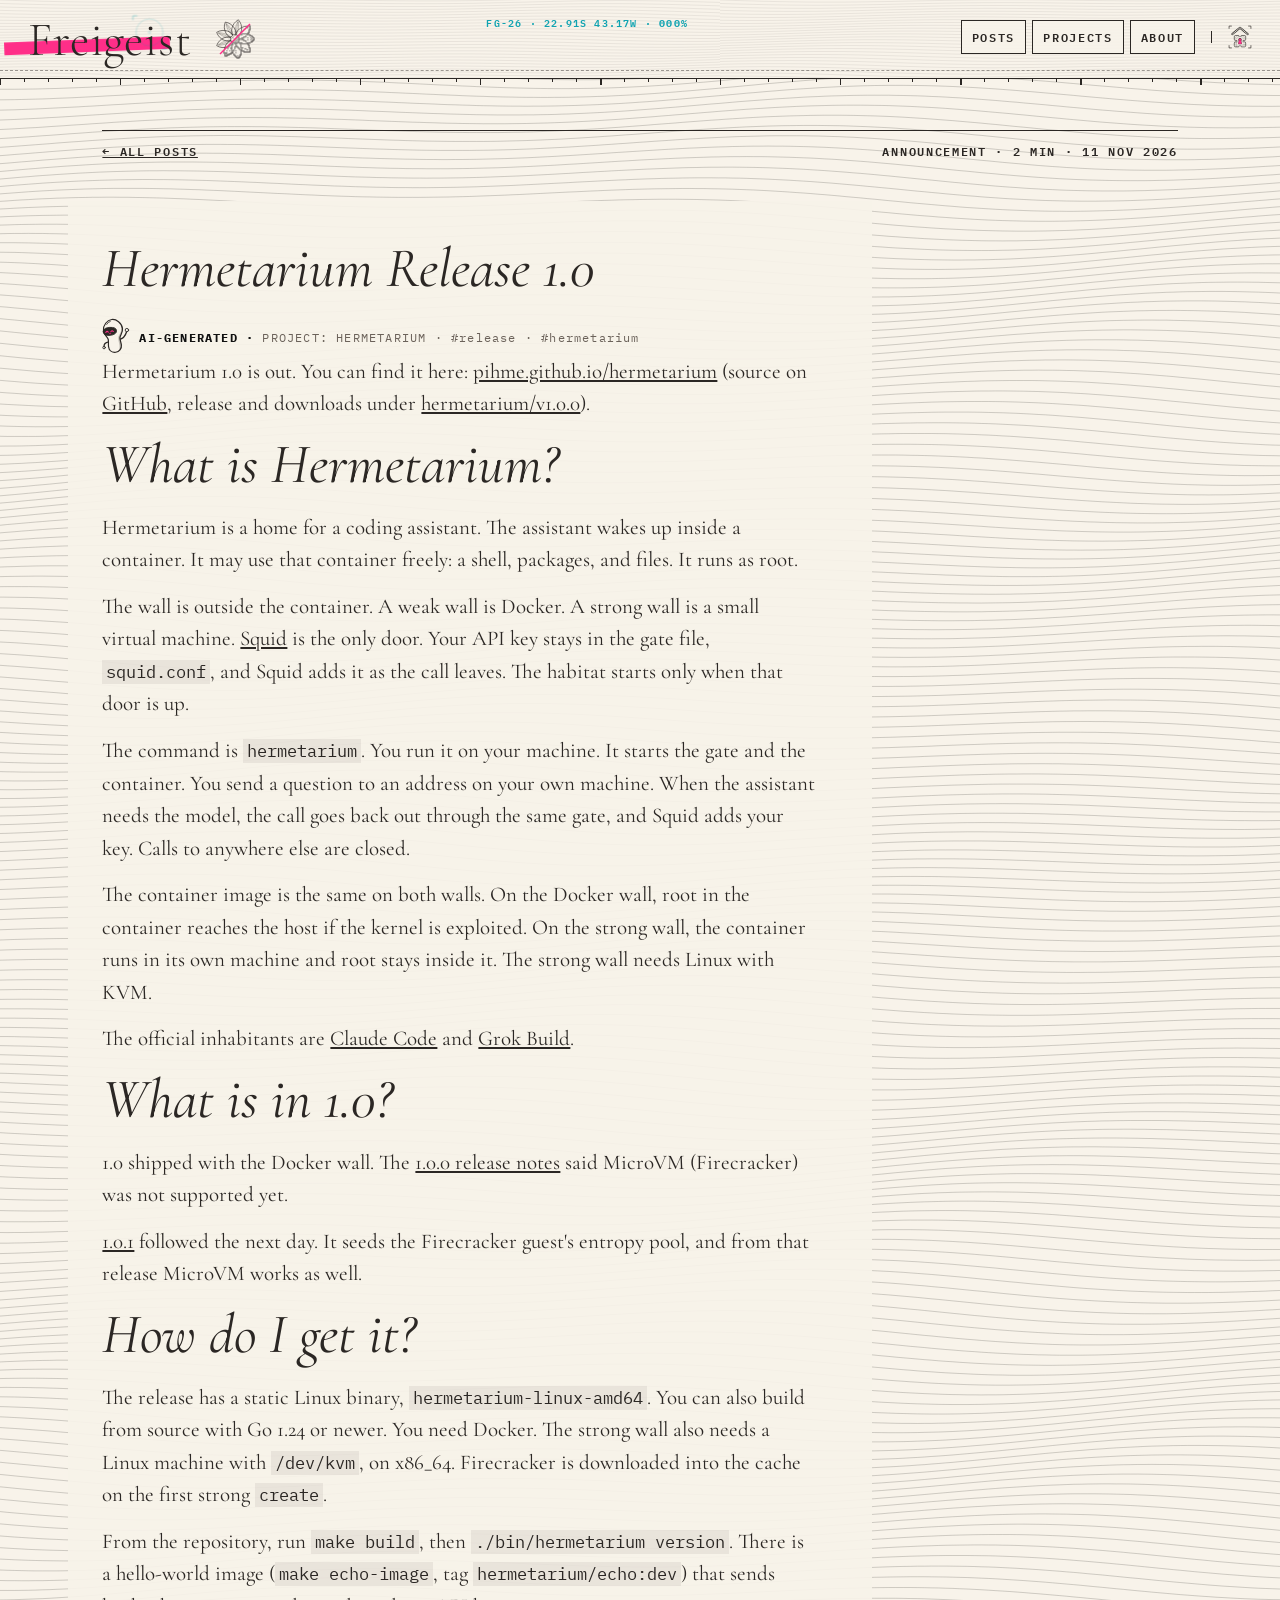
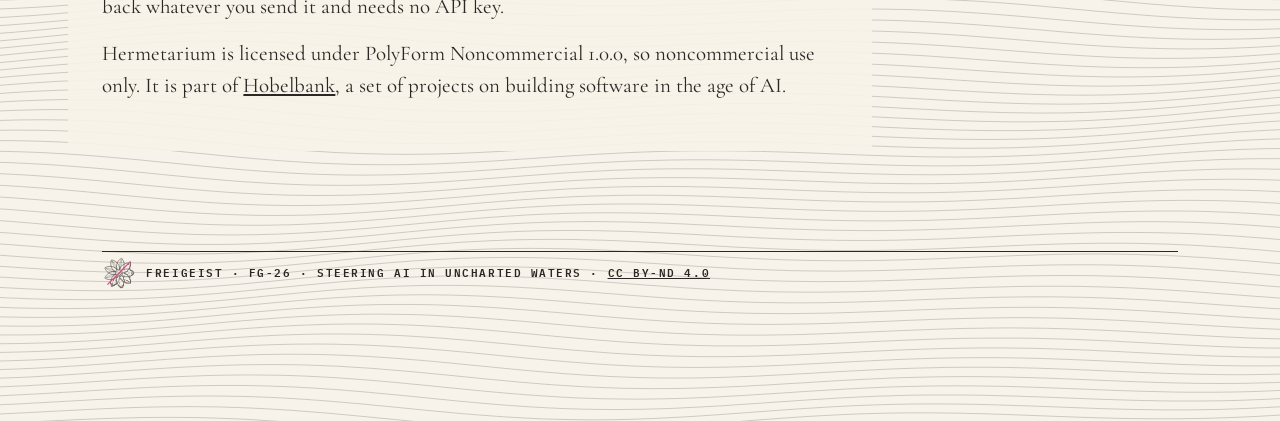
<file: posts/hermetarium-1.html>
<!doctype html><html lang="en"><head><script>(function(){var P={"acid-green":["#C0FE04","#ff3d7f"],"signal-orange":["#ff5a1f","#2f3cff"],"hot-magenta":["#ff2e88","#0fa3b1"],"cobalt":["#2f3cff","#ff5a1f","#9aa3ff"],"warning-red":["#e8231b","#1f3fbf"],"safety-yellow":["#ffd400","#e8231b"]},k=Object.keys(P),q=new URLSearchParams(location.search).get("accent"),n=P[q]?q:k[Math.floor(Math.random()*k.length)],c=P[n],s=document.documentElement.style;s.setProperty("--accent",c[0]);s.setProperty("--hud",c[1]);s.setProperty("--acc-text",c[2]||c[0]);document.documentElement.dataset.accent=n})();</script><meta charset="utf-8"><meta name="viewport" content="width=device-width,initial-scale=1"><title>Hermetarium Release 1.0 – Freigeist</title><link rel="stylesheet" href="../theme/fonts.css"><link rel="stylesheet" href="../theme/content.css"><link rel="icon" href="../assets/freigeist-mark.svg"><style>body{margin:0;background:#f8f3ea}svg{display:block;width:100%;height:auto}.m{display:none}@media(max-width:700px){.d{display:none}.m{display:block}}nav.demo{position:fixed;bottom:8px;left:8px;font:12px monospace;background:#111;color:var(--acc-text);padding:4px 8px}nav.demo a{color:var(--acc-text)}</style></head><body class="compact"><svg xmlns="http://www.w3.org/2000/svg" class="d" width="1440" height="900" viewBox="0 0 1440 900"><defs>
<filter id="wc" x="-30%" y="-30%" width="160%" height="160%"><feTurbulence type="fractalNoise" baseFrequency="0.012" numOctaves="3" seed="3" /><feDisplacementMap in="SourceGraphic" scale="60" /><feGaussianBlur stdDeviation="6" /></filter>
<filter id="paper"><feTurbulence type="fractalNoise" baseFrequency="0.9" numOctaves="2" seed="5" /><feColorMatrix values="0 0 0 0 0.45  0 0 0 0 0.38  0 0 0 0 0.3  0 0 0 0.07 0" /></filter>
<filter id="concrete"><feTurbulence type="fractalNoise" baseFrequency="0.04" numOctaves="5" seed="9" /><feColorMatrix values="0 0 0 0 0.3  0 0 0 0 0.3  0 0 0 0 0.32  0 0 0 0.55 0" /></filter>
<filter id="spray" x="-20%" y="-20%" width="140%" height="140%"><feGaussianBlur stdDeviation="1.6" /><feTurbulence type="fractalNoise" baseFrequency="0.8" result="n" /><feDisplacementMap in="SourceGraphic" in2="n" scale="5" /></filter>
<filter id="glow" x="-30%" y="-30%" width="160%" height="160%"><feGaussianBlur stdDeviation="9" result="b" /><feMerge><feMergeNode in="b" /><feMergeNode in="b" /><feMergeNode in="SourceGraphic" /></feMerge></filter>
<filter id="rough"><feTurbulence type="fractalNoise" baseFrequency="0.05" numOctaves="2" seed="2" /><feDisplacementMap in="SourceGraphic" scale="4" /></filter>
</defs><defs><pattern id="hatch" width="6" height="6" patternUnits="userSpaceOnUse" patternTransform="rotate(35)"><line x1="0" y1="0" x2="0" y2="6" stroke="#2b2724" stroke-width=".7" /></pattern>
<pattern id="xhatch" width="6" height="6" patternUnits="userSpaceOnUse" patternTransform="rotate(-25)"><path d="M0 0V6M0 3H6" stroke="#2b2724" stroke-width=".6" /></pattern>
<pattern id="tone" width="7" height="7" patternUnits="userSpaceOnUse" patternTransform="rotate(45)"><circle cx="3.5" cy="3.5" r="1.5" fill="#111" /></pattern></defs><defs><pattern id="fine" width="3.2" height="3.2" patternUnits="userSpaceOnUse" patternTransform="rotate(30)"><line x1="0" y1="0" x2="0" y2="3.2" stroke="#2b2724" stroke-width=".55" /></pattern>
<pattern id="fine2" width="3.2" height="3.2" patternUnits="userSpaceOnUse" patternTransform="rotate(-40)"><path d="M0 0V3.2M0 1.6H3.2" stroke="#2b2724" stroke-width=".45" /></pattern></defs><g class="g-bar g-hstab"><rect x="-20" y="232" width="760" height="58" style="fill:var(--accent)" transform="rotate(-2.2 -20 232)" /></g><g class="g-cross"><g transform="translate(7 -5)"><g style="stroke:var(--hud)" stroke-width="1.5" fill="none"><circle cx="640" cy="190" r="62" /><circle cx="640" cy="190" r="5" /><path d="M0 190H1440M640 0V900" stroke-dasharray="2 6" /><path d="M564 114h20M564 114v20M716 266h-20M716 266v-20" stroke-width="2.5" /></g><text x="724" y="128" text-anchor="start" font-family="IBM Plex Mono" font-weight="600" font-size="12" style="fill:var(--hud)" letter-spacing="1">TGT // FREIGEIST · 22.91S</text><text x="724" y="145" text-anchor="start" font-family="IBM Plex Mono" font-weight="600" font-size="12" style="fill:var(--hud)" letter-spacing="1">LOCK 87% · SIGNAL: SOFT</text></g></g><text x="90" y="290" font-family="Cormorant Garamond" font-weight="300" class="g-title" font-size="220" fill="#2b2724" letter-spacing="4">Freigeist</text></svg><svg xmlns="http://www.w3.org/2000/svg" class="m" width="390" height="844" viewBox="0 0 390 844"><defs>
<filter id="m-wc" x="-30%" y="-30%" width="160%" height="160%"><feTurbulence type="fractalNoise" baseFrequency="0.012" numOctaves="3" seed="3" /><feDisplacementMap in="SourceGraphic" scale="60" /><feGaussianBlur stdDeviation="6" /></filter>
<filter id="m-paper"><feTurbulence type="fractalNoise" baseFrequency="0.9" numOctaves="2" seed="5" /><feColorMatrix values="0 0 0 0 0.45  0 0 0 0 0.38  0 0 0 0 0.3  0 0 0 0.07 0" /></filter>
<filter id="m-concrete"><feTurbulence type="fractalNoise" baseFrequency="0.04" numOctaves="5" seed="9" /><feColorMatrix values="0 0 0 0 0.3  0 0 0 0 0.3  0 0 0 0 0.32  0 0 0 0.55 0" /></filter>
<filter id="m-spray" x="-20%" y="-20%" width="140%" height="140%"><feGaussianBlur stdDeviation="1.6" /><feTurbulence type="fractalNoise" baseFrequency="0.8" result="n" /><feDisplacementMap in="SourceGraphic" in2="n" scale="5" /></filter>
<filter id="m-glow" x="-30%" y="-30%" width="160%" height="160%"><feGaussianBlur stdDeviation="9" result="b" /><feMerge><feMergeNode in="b" /><feMergeNode in="b" /><feMergeNode in="SourceGraphic" /></feMerge></filter>
<filter id="m-rough"><feTurbulence type="fractalNoise" baseFrequency="0.05" numOctaves="2" seed="2" /><feDisplacementMap in="SourceGraphic" scale="4" /></filter>
</defs><defs><pattern id="m-hatch" width="6" height="6" patternUnits="userSpaceOnUse" patternTransform="rotate(35)"><line x1="0" y1="0" x2="0" y2="6" stroke="#2b2724" stroke-width=".7" /></pattern>
<pattern id="m-xhatch" width="6" height="6" patternUnits="userSpaceOnUse" patternTransform="rotate(-25)"><path d="M0 0V6M0 3H6" stroke="#2b2724" stroke-width=".6" /></pattern>
<pattern id="m-tone" width="7" height="7" patternUnits="userSpaceOnUse" patternTransform="rotate(45)"><circle cx="3.5" cy="3.5" r="1.5" fill="#111" /></pattern></defs><defs><pattern id="m-fine" width="3.2" height="3.2" patternUnits="userSpaceOnUse" patternTransform="rotate(30)"><line x1="0" y1="0" x2="0" y2="3.2" stroke="#2b2724" stroke-width=".55" /></pattern>
<pattern id="m-fine2" width="3.2" height="3.2" patternUnits="userSpaceOnUse" patternTransform="rotate(-40)"><path d="M0 0V3.2M0 1.6H3.2" stroke="#2b2724" stroke-width=".45" /></pattern></defs><g class="g-bar g-hstab"><rect x="-10" y="215" width="300" height="40" style="fill:var(--accent)" transform="rotate(-3 -10 215)" /></g><text x="22" y="200" font-family="Cormorant Garamond" font-weight="300" class="g-title" font-size="104" fill="#2b2724">Frei</text><text x="22" y="295" font-family="Cormorant Garamond" font-weight="300" font-style="italic" class="g-title" font-size="104" fill="#2b2724">geist</text></svg><style>
.g-bar,.g-pix,.g-beam,.g-title{transform-box:view-box}
.j1{transform:translate(4px,-2px)}.j2{transform:translate(-6px,3px) skewX(-4deg)}
.rgb{filter:drop-shadow(4px 0 var(--accent)) drop-shadow(-4px 0 var(--hud))}
.flick{opacity:.15}.flick2{opacity:.6}
#tear{position:fixed;left:0;right:0;height:0;pointer-events:none;background:repeating-linear-gradient(0deg,rgba(17,17,17,.25) 0 1px,transparent 1px 3px);mix-blend-mode:multiply;z-index:5}
#tear.on{height:var(--h)}
</style><style>
main.posts{position:relative;background:#f8f3ea url(../theme/waves-desktop.svg) 0 0/100% auto repeat-y;color:#2b2724;padding:80px 8vw 140px;font-family:"Cormorant Garamond",serif}
main.posts .kick{font:600 12px "IBM Plex Mono",monospace;letter-spacing:.14em;border-top:1.5px solid #2b2724;padding-top:10px;margin-bottom:40px;display:flex;justify-content:space-between}
main.posts .grid{display:grid;grid-template-columns:1fr 1fr;gap:72px 8vw;max-width:1200px}
main.posts .meta{font:500 13px "IBM Plex Mono",monospace;letter-spacing:.12em;color:#6b625a}
main.posts .st{display:block;width:120px;height:12px;background:var(--accent);transform:rotate(-2.5deg) skewX(-18deg);margin:14px 0 6px -6px}
main.posts h2{font-style:italic;font-weight:400;font-size:40px;line-height:1.1;margin:8px 0 14px}
main.posts p{font-size:21px;line-height:1.5;max-width:34em;margin:0 0 14px}
main.posts .more{color:#2b2724;font-size:19px}
main.posts footer{margin-top:100px;font:600 11px "IBM Plex Mono",monospace;letter-spacing:.14em;border-top:1.5px solid #2b2724;padding-top:10px}
svg.mk{width:28px;height:28px;display:inline-block;vertical-align:middle}main.posts article{background:rgba(248,243,234,.88);padding:18px 22px 20px;margin:-18px -22px 0}main.posts .kick svg.mk,main.posts footer svg.mk{width:34px;height:34px;margin:-12px 10px -10px 0}#hmark{position:fixed;top:0;width:44px;height:44px;opacity:0;z-index:4;pointer-events:none}@media(max-width:700px){main.posts{padding:48px 24px 110px;background-image:url(../theme/waves-mobile.svg)}main.posts .grid{grid-template-columns:1fr;gap:52px}main.posts h2{font-size:31px}main.posts p{font-size:18px}}
#hbar{position:fixed;left:0;top:0;right:0;background:#f8f3ea;border-bottom:3px solid var(--accent);box-shadow:0 1px 0 #2b2724;opacity:0;pointer-events:none;z-index:3;will-change:opacity}
#hdr{position:fixed;left:0;top:0;transform-origin:0 0;pointer-events:none;z-index:4;overflow:visible;will-change:transform}
</style><main class="posts post"><div class="kick"><a class="back" href="../index.html">← All posts</a><span>ANNOUNCEMENT · 2 MIN · 11 NOV 2026</span></div><div class="prose"><h1>Hermetarium Release 1.0</h1><div class="tags"><span class="ai-helper" tabindex="0" role="img" aria-label="This post was created by AI." title="This post was created by AI." data-tip="This post was created by AI."><svg height="40" width="33" xmlns="http://www.w3.org/2000/svg" viewBox="-6 -6 116 142" aria-hidden="true" focusable="false"><defs><pattern id="hfh" width="4" height="4" patternUnits="userSpaceOnUse" patternTransform="rotate(-35)"><path d="M0 2H4" stroke="currentColor" stroke-width="1.1"/></pattern></defs><g fill="none" stroke="currentColor" stroke-linecap="round" stroke-linejoin="round"><path d="M32 86 C20 88 14 95 15 103" stroke-width="4.5"/><path d="M68 78 C83 75 91 64 95 50" stroke-width="4.5"/><circle cx="15" cy="106" r="4.5" fill="var(--paper,#f8f3ea)" stroke-width="3.2"/><circle cx="96" cy="44" r="6" fill="var(--paper,#f8f3ea)" stroke-width="3.2"/><g transform="rotate(-7 50 70)"><path d="M50 6 C66 6 84 22 84 42 C84 58 73 64 71 74 C70 82 73 90 73 100 C73 114 62 123 50 123 C37 123 27 114 27 100 C27 90 30 82 29 74 C27 64 16 58 16 42 C16 22 34 6 50 6Z" fill="var(--paper,#f8f3ea)" stroke-width="4.2"/><path d="M80 26 C83 31 84 36 84 42 C84 58 73 64 71 74 C70 82 73 90 73 100 C73 112 66 120 57 122.6 C63.5 119 66 111 66 100 C66 90 64 82 65 74 C67 63 79 58 79 42 C79 36 80 31 80 26Z" fill="url(#hfh)" stroke="none"/><path d="M30 21 q6 -8 14 -9" stroke-width="2.6"/><path d="M15 46 C15 34 30 32 40 33 C54 34 62 38 62 47 C62 57 50 61 38 61 C24 61 15 57 15 46Z" fill="currentColor" stroke-width="3.2"/><path d="M23.5 49 q4.5 -6.5 9 0 M41.5 49 q4.5 -6.5 9 0" stroke="var(--accent,#C0FE04)" stroke-width="3.8"/><path d="M33 54 q5 6 10 0z" fill="var(--accent,#C0FE04)" stroke="none"/></g></g></svg>
</span><span class="ai-label">AI-GENERATED · </span>PROJECT: HERMETARIUM · #release · #hermetarium</div><p>Hermetarium 1.0 is out. You can find it here: <a href="https://pihme.github.io/hermetarium/">pihme.github.io/hermetarium</a> (source on <a href="https://github.com/pihme/hermetarium">GitHub</a>, release and downloads under <a href="https://github.com/pihme/hermetarium/releases/tag/hermetarium/v1.0.0">hermetarium/v1.0.0</a>).</p>
<h1>What is Hermetarium?</h1>
<p>Hermetarium is a home for a coding assistant. The assistant wakes up inside a container. It may use that container freely: a shell, packages, and files. It runs as root.</p>
<p>The wall is outside the container. A weak wall is Docker. A strong wall is a small virtual machine. <a href="https://www.squid-cache.org/">Squid</a> is the only door. Your API key stays in the gate file, <code>squid.conf</code>, and Squid adds it as the call leaves. The habitat starts only when that door is up.</p>
<p>The command is <code>hermetarium</code>. You run it on your machine. It starts the gate and the container. You send a question to an address on your own machine. When the assistant needs the model, the call goes back out through the same gate, and Squid adds your key. Calls to anywhere else are closed.</p>
<p>The container image is the same on both walls. On the Docker wall, root in the container reaches the host if the kernel is exploited. On the strong wall, the container runs in its own machine and root stays inside it. The strong wall needs Linux with KVM.</p>
<p>The official inhabitants are <a href="https://github.com/pihme/hermetarium/tree/main/inhabitants/claude-code">Claude Code</a> and <a href="https://github.com/pihme/hermetarium/tree/main/inhabitants/grok-build">Grok Build</a>.</p>
<h1>What is in 1.0?</h1>
<p>1.0 shipped with the Docker wall. The <a href="https://github.com/pihme/hermetarium/releases/tag/hermetarium/v1.0.0">1.0.0 release notes</a> said MicroVM (Firecracker) was not supported yet.</p>
<p><a href="https://github.com/pihme/hermetarium/releases/tag/hermetarium/v1.0.1">1.0.1</a> followed the next day. It seeds the Firecracker guest's entropy pool, and from that release MicroVM works as well.</p>
<h1>How do I get it?</h1>
<p>The release has a static Linux binary, <code>hermetarium-linux-amd64</code>. You can also build from source with Go 1.24 or newer. You need Docker. The strong wall also needs a Linux machine with <code>/dev/kvm</code>, on x86_64. Firecracker is downloaded into the cache on the first strong <code>create</code>.</p>
<p>From the repository, run <code>make build</code>, then <code>./bin/hermetarium version</code>. There is a hello-world image (<code>make echo-image</code>, tag <code>hermetarium/echo:dev</code>) that sends back whatever you send it and needs no API key.</p>
<p>Hermetarium is licensed under PolyForm Noncommercial 1.0.0, so noncommercial use only. It is part of <a href="https://pihme.github.io/hobelbank/">Hobelbank</a>, a set of projects on building software in the age of AI.</p></div><footer><svg class="mk" viewBox="0 0 88 88"><use href="#fg-mark"/></svg>FREIGEIST · FG-26 · STEERING AI IN UNCHARTED WATERS · <a href="https://creativecommons.org/licenses/by-nd/4.0/" rel="license">CC BY-ND 4.0</a></footer></main>
<svg width="0" height="0" style="position:absolute"><symbol id="fg-mark" viewBox="0 0 88 88"><clipPath id="mk-bl"><polygon points="0,0 88,0 0,88"/></clipPath><clipPath id="mk-br"><polygon points="88,0 88,0 88,88 0,88 0,88"/></clipPath><g clip-path="url(#mk-bl)"><defs><pattern id="mk-ch" width="7" height="7" patternUnits="userSpaceOnUse" patternTransform="rotate(45)"><path d="M0 0V7M0 0H7" stroke="#2b2724" stroke-width="0.9"/></pattern></defs><path transform="translate(44 44) rotate(0)" d="M0 0 C 9.75 -13.649999999999999 29.25 -12.48 39.0 0 C 29.25 12.48 9.75 13.649999999999999 0 0Z" fill="none" stroke="#2b2724" stroke-width="1.1"/><path transform="translate(44 44) rotate(0)" d="M5.85 0 C 14.82 -3.861 27.299999999999997 -3.861 35.88 0" fill="none" stroke="#2b2724" stroke-width="0.5"/><path transform="translate(44 44) rotate(0)" d="M5.85 0 C 14.82 3.861 27.299999999999997 3.861 35.88 0" fill="none" stroke="#2b2724" stroke-width="0.5"/><path transform="translate(44 44) rotate(0)" d="M3.12 0 L35.1 0" stroke="#2b2724" stroke-width="0.45"/><path transform="translate(44 44) rotate(40)" d="M0 0 C 9.75 -13.649999999999999 29.25 -12.48 39.0 0 C 29.25 12.48 9.75 13.649999999999999 0 0Z" fill="none" stroke="#2b2724" stroke-width="1.1"/><path transform="translate(44 44) rotate(40)" d="M5.85 0 C 14.82 -3.861 27.299999999999997 -3.861 35.88 0" fill="none" stroke="#2b2724" stroke-width="0.5"/><path transform="translate(44 44) rotate(40)" d="M5.85 0 C 14.82 3.861 27.299999999999997 3.861 35.88 0" fill="none" stroke="#2b2724" stroke-width="0.5"/><path transform="translate(44 44) rotate(40)" d="M3.12 0 L35.1 0" stroke="#2b2724" stroke-width="0.45"/><path transform="translate(44 44) rotate(80)" d="M0 0 C 9.75 -13.649999999999999 29.25 -12.48 39.0 0 C 29.25 12.48 9.75 13.649999999999999 0 0Z" fill="none" stroke="#2b2724" stroke-width="1.1"/><path transform="translate(44 44) rotate(80)" d="M5.85 0 C 14.82 -3.861 27.299999999999997 -3.861 35.88 0" fill="none" stroke="#2b2724" stroke-width="0.5"/><path transform="translate(44 44) rotate(80)" d="M5.85 0 C 14.82 3.861 27.299999999999997 3.861 35.88 0" fill="none" stroke="#2b2724" stroke-width="0.5"/><path transform="translate(44 44) rotate(80)" d="M3.12 0 L35.1 0" stroke="#2b2724" stroke-width="0.45"/><path transform="translate(44 44) rotate(120)" d="M0 0 C 9.75 -13.649999999999999 29.25 -12.48 39.0 0 C 29.25 12.48 9.75 13.649999999999999 0 0Z" fill="none" stroke="#2b2724" stroke-width="1.1"/><path transform="translate(44 44) rotate(120)" d="M5.85 0 C 14.82 -3.861 27.299999999999997 -3.861 35.88 0" fill="none" stroke="#2b2724" stroke-width="0.5"/><path transform="translate(44 44) rotate(120)" d="M5.85 0 C 14.82 3.861 27.299999999999997 3.861 35.88 0" fill="none" stroke="#2b2724" stroke-width="0.5"/><path transform="translate(44 44) rotate(120)" d="M3.12 0 L35.1 0" stroke="#2b2724" stroke-width="0.45"/><path transform="translate(44 44) rotate(160)" d="M0 0 C 9.75 -13.649999999999999 29.25 -12.48 39.0 0 C 29.25 12.48 9.75 13.649999999999999 0 0Z" fill="none" stroke="#2b2724" stroke-width="1.1"/><path transform="translate(44 44) rotate(160)" d="M5.85 0 C 14.82 -3.861 27.299999999999997 -3.861 35.88 0" fill="none" stroke="#2b2724" stroke-width="0.5"/><path transform="translate(44 44) rotate(160)" d="M5.85 0 C 14.82 3.861 27.299999999999997 3.861 35.88 0" fill="none" stroke="#2b2724" stroke-width="0.5"/><path transform="translate(44 44) rotate(160)" d="M3.12 0 L35.1 0" stroke="#2b2724" stroke-width="0.45"/><path transform="translate(44 44) rotate(200)" d="M0 0 C 9.75 -13.649999999999999 29.25 -12.48 39.0 0 C 29.25 12.48 9.75 13.649999999999999 0 0Z" fill="none" stroke="#2b2724" stroke-width="1.1"/><path transform="translate(44 44) rotate(200)" d="M5.85 0 C 14.82 -3.861 27.299999999999997 -3.861 35.88 0" fill="none" stroke="#2b2724" stroke-width="0.5"/><path transform="translate(44 44) rotate(200)" d="M5.85 0 C 14.82 3.861 27.299999999999997 3.861 35.88 0" fill="none" stroke="#2b2724" stroke-width="0.5"/><path transform="translate(44 44) rotate(200)" d="M3.12 0 L35.1 0" stroke="#2b2724" stroke-width="0.45"/><path transform="translate(44 44) rotate(240)" d="M0 0 C 9.75 -13.649999999999999 29.25 -12.48 39.0 0 C 29.25 12.48 9.75 13.649999999999999 0 0Z" fill="none" stroke="#2b2724" stroke-width="1.1"/><path transform="translate(44 44) rotate(240)" d="M5.85 0 C 14.82 -3.861 27.299999999999997 -3.861 35.88 0" fill="none" stroke="#2b2724" stroke-width="0.5"/><path transform="translate(44 44) rotate(240)" d="M5.85 0 C 14.82 3.861 27.299999999999997 3.861 35.88 0" fill="none" stroke="#2b2724" stroke-width="0.5"/><path transform="translate(44 44) rotate(240)" d="M3.12 0 L35.1 0" stroke="#2b2724" stroke-width="0.45"/><path transform="translate(44 44) rotate(280)" d="M0 0 C 9.75 -13.649999999999999 29.25 -12.48 39.0 0 C 29.25 12.48 9.75 13.649999999999999 0 0Z" fill="none" stroke="#2b2724" stroke-width="1.1"/><path transform="translate(44 44) rotate(280)" d="M5.85 0 C 14.82 -3.861 27.299999999999997 -3.861 35.88 0" fill="none" stroke="#2b2724" stroke-width="0.5"/><path transform="translate(44 44) rotate(280)" d="M5.85 0 C 14.82 3.861 27.299999999999997 3.861 35.88 0" fill="none" stroke="#2b2724" stroke-width="0.5"/><path transform="translate(44 44) rotate(280)" d="M3.12 0 L35.1 0" stroke="#2b2724" stroke-width="0.45"/><path transform="translate(44 44) rotate(320)" d="M0 0 C 9.75 -13.649999999999999 29.25 -12.48 39.0 0 C 29.25 12.48 9.75 13.649999999999999 0 0Z" fill="none" stroke="#2b2724" stroke-width="1.1"/><path transform="translate(44 44) rotate(320)" d="M5.85 0 C 14.82 -3.861 27.299999999999997 -3.861 35.88 0" fill="none" stroke="#2b2724" stroke-width="0.5"/><path transform="translate(44 44) rotate(320)" d="M5.85 0 C 14.82 3.861 27.299999999999997 3.861 35.88 0" fill="none" stroke="#2b2724" stroke-width="0.5"/><path transform="translate(44 44) rotate(320)" d="M3.12 0 L35.1 0" stroke="#2b2724" stroke-width="0.45"/><circle cx="44" cy="44" r="8.84" fill="#f8f3ea" stroke="#2b2724" stroke-width="1.1"/><circle cx="44" cy="44" r="8.84" fill="url(#mk-ch)"/></g><g clip-path="url(#mk-br)" fill="#2b2724"><rect x="47" y="5" width="2" height="2"/><rect x="49" y="5" width="2" height="2"/><rect x="51" y="5" width="2" height="2"/><rect x="45" y="7" width="2" height="2"/><rect x="47" y="7" width="2" height="2" fill="#f8f3ea"/><rect x="47" y="7" width="2" height="2"/><rect x="49" y="7" width="2" height="2" fill="#f8f3ea"/><rect x="51" y="7" width="2" height="2" fill="#f8f3ea"/><rect x="51" y="7" width="2" height="2"/><rect x="53" y="7" width="2" height="2"/><rect x="23" y="9" width="2" height="2"/><rect x="25" y="9" width="2" height="2"/><rect x="27" y="9" width="2" height="2"/><rect x="43" y="9" width="2" height="2"/><rect x="45" y="9" width="2" height="2" fill="#f8f3ea"/><rect x="45" y="9" width="2" height="2"/><rect x="47" y="9" width="2" height="2" fill="#f8f3ea"/><rect x="49" y="9" width="2" height="2" fill="#f8f3ea"/><rect x="49" y="9" width="2" height="2"/><rect x="51" y="9" width="2" height="2" fill="#f8f3ea"/><rect x="53" y="9" width="2" height="2"/><rect x="23" y="11" width="2" height="2"/><rect x="25" y="11" width="2" height="2" fill="#f8f3ea"/><rect x="27" y="11" width="2" height="2" fill="#f8f3ea"/><rect x="27" y="11" width="2" height="2"/><rect x="29" y="11" width="2" height="2"/><rect x="31" y="11" width="2" height="2"/><rect x="41" y="11" width="2" height="2"/><rect x="43" y="11" width="2" height="2" fill="#f8f3ea"/><rect x="43" y="11" width="2" height="2"/><rect x="45" y="11" width="2" height="2" fill="#f8f3ea"/><rect x="47" y="11" width="2" height="2" fill="#f8f3ea"/><rect x="49" y="11" width="2" height="2" fill="#f8f3ea"/><rect x="51" y="11" width="2" height="2" fill="#f8f3ea"/><rect x="53" y="11" width="2" height="2" fill="#f8f3ea"/><rect x="53" y="11" width="2" height="2"/><rect x="55" y="11" width="2" height="2"/><rect x="23" y="13" width="2" height="2" fill="#f8f3ea"/><rect x="23" y="13" width="2" height="2"/><rect x="25" y="13" width="2" height="2" fill="#f8f3ea"/><rect x="25" y="13" width="2" height="2"/><rect x="27" y="13" width="2" height="2" fill="#f8f3ea"/><rect x="27" y="13" width="2" height="2"/><rect x="29" y="13" width="2" height="2" fill="#f8f3ea"/><rect x="31" y="13" width="2" height="2" fill="#f8f3ea"/><rect x="33" y="13" width="2" height="2"/><rect x="35" y="13" width="2" height="2"/><rect x="41" y="13" width="2" height="2" fill="#f8f3ea"/><rect x="41" y="13" width="2" height="2"/><rect x="43" y="13" width="2" height="2" fill="#f8f3ea"/><rect x="45" y="13" width="2" height="2" fill="#f8f3ea"/><rect x="47" y="13" width="2" height="2" fill="#f8f3ea"/><rect x="49" y="13" width="2" height="2" fill="#f8f3ea"/><rect x="51" y="13" width="2" height="2" fill="#f8f3ea"/><rect x="53" y="13" width="2" height="2" fill="#f8f3ea"/><rect x="55" y="13" width="2" height="2"/><rect x="21" y="15" width="2" height="2"/><rect x="23" y="15" width="2" height="2" fill="#f8f3ea"/><rect x="23" y="15" width="2" height="2"/><rect x="25" y="15" width="2" height="2" fill="#f8f3ea"/><rect x="25" y="15" width="2" height="2"/><rect x="27" y="15" width="2" height="2" fill="#f8f3ea"/><rect x="29" y="15" width="2" height="2" fill="#f8f3ea"/><rect x="31" y="15" width="2" height="2" fill="#f8f3ea"/><rect x="33" y="15" width="2" height="2" fill="#f8f3ea"/><rect x="35" y="15" width="2" height="2" fill="#f8f3ea"/><rect x="35" y="15" width="2" height="2"/><rect x="37" y="15" width="2" height="2"/><rect x="39" y="15" width="2" height="2"/><rect x="41" y="15" width="2" height="2" fill="#f8f3ea"/><rect x="43" y="15" width="2" height="2" fill="#f8f3ea"/><rect x="45" y="15" width="2" height="2" fill="#f8f3ea"/><rect x="45" y="15" width="2" height="2"/><rect x="47" y="15" width="2" height="2" fill="#f8f3ea"/><rect x="49" y="15" width="2" height="2" fill="#f8f3ea"/><rect x="51" y="15" width="2" height="2" fill="#f8f3ea"/><rect x="53" y="15" width="2" height="2" fill="#f8f3ea"/><rect x="55" y="15" width="2" height="2" fill="#f8f3ea"/><rect x="55" y="15" width="2" height="2"/><rect x="21" y="17" width="2" height="2"/><rect x="23" y="17" width="2" height="2" fill="#f8f3ea"/><rect x="25" y="17" width="2" height="2" fill="#f8f3ea"/><rect x="27" y="17" width="2" height="2" fill="#f8f3ea"/><rect x="29" y="17" width="2" height="2" fill="#f8f3ea"/><rect x="31" y="17" width="2" height="2" fill="#f8f3ea"/><rect x="33" y="17" width="2" height="2" fill="#f8f3ea"/><rect x="35" y="17" width="2" height="2" fill="#f8f3ea"/><rect x="37" y="17" width="2" height="2" fill="#f8f3ea"/><rect x="37" y="17" width="2" height="2"/><rect x="39" y="17" width="2" height="2" fill="#f8f3ea"/><rect x="39" y="17" width="2" height="2"/><rect x="41" y="17" width="2" height="2" fill="#f8f3ea"/><rect x="43" y="17" width="2" height="2" fill="#f8f3ea"/><rect x="45" y="17" width="2" height="2" fill="#f8f3ea"/><rect x="47" y="17" width="2" height="2" fill="#f8f3ea"/><rect x="49" y="17" width="2" height="2" fill="#f8f3ea"/><rect x="51" y="17" width="2" height="2" fill="#f8f3ea"/><rect x="53" y="17" width="2" height="2" fill="#f8f3ea"/><rect x="55" y="17" width="2" height="2" fill="#f8f3ea"/><rect x="55" y="17" width="2" height="2"/><rect x="61" y="17" width="2" height="2"/><rect x="63" y="17" width="2" height="2"/><rect x="65" y="17" width="2" height="2"/><rect x="67" y="17" width="2" height="2"/><rect x="69" y="17" width="2" height="2"/><rect x="71" y="17" width="2" height="2"/><rect x="73" y="17" width="2" height="2"/><rect x="21" y="19" width="2" height="2"/><rect x="23" y="19" width="2" height="2" fill="#f8f3ea"/><rect x="25" y="19" width="2" height="2" fill="#f8f3ea"/><rect x="27" y="19" width="2" height="2" fill="#f8f3ea"/><rect x="27" y="19" width="2" height="2"/><rect x="29" y="19" width="2" height="2" fill="#f8f3ea"/><rect x="31" y="19" width="2" height="2" fill="#f8f3ea"/><rect x="33" y="19" width="2" height="2" fill="#f8f3ea"/><rect x="33" y="19" width="2" height="2"/><rect x="35" y="19" width="2" height="2" fill="#f8f3ea"/><rect x="37" y="19" width="2" height="2" fill="#f8f3ea"/><rect x="37" y="19" width="2" height="2"/><rect x="39" y="19" width="2" height="2" fill="#f8f3ea"/><rect x="39" y="19" width="2" height="2"/><rect x="41" y="19" width="2" height="2" fill="#f8f3ea"/><rect x="41" y="19" width="2" height="2"/><rect x="43" y="19" width="2" height="2" fill="#f8f3ea"/><rect x="45" y="19" width="2" height="2" fill="#f8f3ea"/><rect x="45" y="19" width="2" height="2"/><rect x="47" y="19" width="2" height="2" fill="#f8f3ea"/><rect x="49" y="19" width="2" height="2" fill="#f8f3ea"/><rect x="51" y="19" width="2" height="2" fill="#f8f3ea"/><rect x="53" y="19" width="2" height="2" fill="#f8f3ea"/><rect x="55" y="19" width="2" height="2" fill="#f8f3ea"/><rect x="57" y="19" width="2" height="2"/><rect x="59" y="19" width="2" height="2" fill="#f8f3ea"/><rect x="59" y="19" width="2" height="2"/><rect x="61" y="19" width="2" height="2" fill="#f8f3ea"/><rect x="61" y="19" width="2" height="2"/><rect x="63" y="19" width="2" height="2" fill="#f8f3ea"/><rect x="65" y="19" width="2" height="2" fill="#f8f3ea"/><rect x="67" y="19" width="2" height="2" fill="#f8f3ea"/><rect x="69" y="19" width="2" height="2" fill="#f8f3ea"/><rect x="71" y="19" width="2" height="2" fill="#f8f3ea"/><rect x="73" y="19" width="2" height="2"/><rect x="21" y="21" width="2" height="2"/><rect x="23" y="21" width="2" height="2" fill="#f8f3ea"/><rect x="25" y="21" width="2" height="2" fill="#f8f3ea"/><rect x="27" y="21" width="2" height="2" fill="#f8f3ea"/><rect x="29" y="21" width="2" height="2" fill="#f8f3ea"/><rect x="31" y="21" width="2" height="2" fill="#f8f3ea"/><rect x="33" y="21" width="2" height="2" fill="#f8f3ea"/><rect x="35" y="21" width="2" height="2" fill="#f8f3ea"/><rect x="37" y="21" width="2" height="2" fill="#f8f3ea"/><rect x="37" y="21" width="2" height="2"/><rect x="39" y="21" width="2" height="2" fill="#f8f3ea"/><rect x="41" y="21" width="2" height="2" fill="#f8f3ea"/><rect x="41" y="21" width="2" height="2"/><rect x="43" y="21" width="2" height="2" fill="#f8f3ea"/><rect x="45" y="21" width="2" height="2" fill="#f8f3ea"/><rect x="47" y="21" width="2" height="2" fill="#f8f3ea"/><rect x="49" y="21" width="2" height="2" fill="#f8f3ea"/><rect x="51" y="21" width="2" height="2" fill="#f8f3ea"/><rect x="53" y="21" width="2" height="2" fill="#f8f3ea"/><rect x="53" y="21" width="2" height="2"/><rect x="55" y="21" width="2" height="2" fill="#f8f3ea"/><rect x="55" y="21" width="2" height="2"/><rect x="57" y="21" width="2" height="2" fill="#f8f3ea"/><rect x="57" y="21" width="2" height="2"/><rect x="59" y="21" width="2" height="2" fill="#f8f3ea"/><rect x="61" y="21" width="2" height="2" fill="#f8f3ea"/><rect x="63" y="21" width="2" height="2" fill="#f8f3ea"/><rect x="65" y="21" width="2" height="2" fill="#f8f3ea"/><rect x="67" y="21" width="2" height="2" fill="#f8f3ea"/><rect x="67" y="21" width="2" height="2"/><rect x="69" y="21" width="2" height="2" fill="#f8f3ea"/><rect x="69" y="21" width="2" height="2"/><rect x="71" y="21" width="2" height="2" fill="#f8f3ea"/><rect x="73" y="21" width="2" height="2"/><rect x="21" y="23" width="2" height="2"/><rect x="23" y="23" width="2" height="2" fill="#f8f3ea"/><rect x="23" y="23" width="2" height="2"/><rect x="25" y="23" width="2" height="2" fill="#f8f3ea"/><rect x="27" y="23" width="2" height="2" fill="#f8f3ea"/><rect x="29" y="23" width="2" height="2" fill="#f8f3ea"/><rect x="29" y="23" width="2" height="2"/><rect x="31" y="23" width="2" height="2" fill="#f8f3ea"/><rect x="33" y="23" width="2" height="2" fill="#f8f3ea"/><rect x="35" y="23" width="2" height="2" fill="#f8f3ea"/><rect x="35" y="23" width="2" height="2"/><rect x="37" y="23" width="2" height="2" fill="#f8f3ea"/><rect x="37" y="23" width="2" height="2"/><rect x="39" y="23" width="2" height="2" fill="#f8f3ea"/><rect x="41" y="23" width="2" height="2" fill="#f8f3ea"/><rect x="43" y="23" width="2" height="2" fill="#f8f3ea"/><rect x="43" y="23" width="2" height="2"/><rect x="45" y="23" width="2" height="2" fill="#f8f3ea"/><rect x="47" y="23" width="2" height="2" fill="#f8f3ea"/><rect x="49" y="23" width="2" height="2" fill="#f8f3ea"/><rect x="51" y="23" width="2" height="2" fill="#f8f3ea"/><rect x="51" y="23" width="2" height="2"/><rect x="53" y="23" width="2" height="2" fill="#f8f3ea"/><rect x="53" y="23" width="2" height="2"/><rect x="55" y="23" width="2" height="2" fill="#f8f3ea"/><rect x="57" y="23" width="2" height="2" fill="#f8f3ea"/><rect x="57" y="23" width="2" height="2"/><rect x="59" y="23" width="2" height="2" fill="#f8f3ea"/><rect x="61" y="23" width="2" height="2" fill="#f8f3ea"/><rect x="63" y="23" width="2" height="2" fill="#f8f3ea"/><rect x="63" y="23" width="2" height="2"/><rect x="65" y="23" width="2" height="2" fill="#f8f3ea"/><rect x="67" y="23" width="2" height="2" fill="#f8f3ea"/><rect x="69" y="23" width="2" height="2" fill="#f8f3ea"/><rect x="71" y="23" width="2" height="2" fill="#f8f3ea"/><rect x="73" y="23" width="2" height="2"/><rect x="15" y="25" width="2" height="2"/><rect x="17" y="25" width="2" height="2"/><rect x="19" y="25" width="2" height="2"/><rect x="21" y="25" width="2" height="2"/><rect x="23" y="25" width="2" height="2" fill="#f8f3ea"/><rect x="23" y="25" width="2" height="2"/><rect x="25" y="25" width="2" height="2" fill="#f8f3ea"/><rect x="27" y="25" width="2" height="2" fill="#f8f3ea"/><rect x="29" y="25" width="2" height="2" fill="#f8f3ea"/><rect x="29" y="25" width="2" height="2"/><rect x="31" y="25" width="2" height="2" fill="#f8f3ea"/><rect x="33" y="25" width="2" height="2" fill="#f8f3ea"/><rect x="35" y="25" width="2" height="2" fill="#f8f3ea"/><rect x="35" y="25" width="2" height="2"/><rect x="37" y="25" width="2" height="2" fill="#f8f3ea"/><rect x="37" y="25" width="2" height="2"/><rect x="39" y="25" width="2" height="2" fill="#f8f3ea"/><rect x="41" y="25" width="2" height="2" fill="#f8f3ea"/><rect x="43" y="25" width="2" height="2" fill="#f8f3ea"/><rect x="43" y="25" width="2" height="2"/><rect x="45" y="25" width="2" height="2" fill="#f8f3ea"/><rect x="47" y="25" width="2" height="2" fill="#f8f3ea"/><rect x="49" y="25" width="2" height="2" fill="#f8f3ea"/><rect x="49" y="25" width="2" height="2"/><rect x="51" y="25" width="2" height="2" fill="#f8f3ea"/><rect x="51" y="25" width="2" height="2"/><rect x="53" y="25" width="2" height="2" fill="#f8f3ea"/><rect x="55" y="25" width="2" height="2" fill="#f8f3ea"/><rect x="55" y="25" width="2" height="2"/><rect x="57" y="25" width="2" height="2" fill="#f8f3ea"/><rect x="57" y="25" width="2" height="2"/><rect x="59" y="25" width="2" height="2" fill="#f8f3ea"/><rect x="59" y="25" width="2" height="2"/><rect x="61" y="25" width="2" height="2" fill="#f8f3ea"/><rect x="63" y="25" width="2" height="2" fill="#f8f3ea"/><rect x="65" y="25" width="2" height="2" fill="#f8f3ea"/><rect x="67" y="25" width="2" height="2" fill="#f8f3ea"/><rect x="69" y="25" width="2" height="2" fill="#f8f3ea"/><rect x="71" y="25" width="2" height="2" fill="#f8f3ea"/><rect x="71" y="25" width="2" height="2"/><rect x="73" y="25" width="2" height="2"/><rect x="9" y="27" width="2" height="2"/><rect x="11" y="27" width="2" height="2"/><rect x="13" y="27" width="2" height="2"/><rect x="15" y="27" width="2" height="2" fill="#f8f3ea"/><rect x="15" y="27" width="2" height="2"/><rect x="17" y="27" width="2" height="2" fill="#f8f3ea"/><rect x="19" y="27" width="2" height="2" fill="#f8f3ea"/><rect x="21" y="27" width="2" height="2" fill="#f8f3ea"/><rect x="23" y="27" width="2" height="2" fill="#f8f3ea"/><rect x="23" y="27" width="2" height="2"/><rect x="25" y="27" width="2" height="2" fill="#f8f3ea"/><rect x="25" y="27" width="2" height="2"/><rect x="27" y="27" width="2" height="2" fill="#f8f3ea"/><rect x="27" y="27" width="2" height="2"/><rect x="29" y="27" width="2" height="2" fill="#f8f3ea"/><rect x="29" y="27" width="2" height="2"/><rect x="31" y="27" width="2" height="2" fill="#f8f3ea"/><rect x="31" y="27" width="2" height="2"/><rect x="33" y="27" width="2" height="2" fill="#f8f3ea"/><rect x="33" y="27" width="2" height="2"/><rect x="35" y="27" width="2" height="2" fill="#f8f3ea"/><rect x="37" y="27" width="2" height="2" fill="#f8f3ea"/><rect x="37" y="27" width="2" height="2"/><rect x="39" y="27" width="2" height="2" fill="#f8f3ea"/><rect x="41" y="27" width="2" height="2" fill="#f8f3ea"/><rect x="43" y="27" width="2" height="2" fill="#f8f3ea"/><rect x="43" y="27" width="2" height="2"/><rect x="45" y="27" width="2" height="2" fill="#f8f3ea"/><rect x="45" y="27" width="2" height="2"/><rect x="47" y="27" width="2" height="2" fill="#f8f3ea"/><rect x="47" y="27" width="2" height="2"/><rect x="49" y="27" width="2" height="2" fill="#f8f3ea"/><rect x="49" y="27" width="2" height="2"/><rect x="51" y="27" width="2" height="2" fill="#f8f3ea"/><rect x="53" y="27" width="2" height="2" fill="#f8f3ea"/><rect x="55" y="27" width="2" height="2" fill="#f8f3ea"/><rect x="55" y="27" width="2" height="2"/><rect x="57" y="27" width="2" height="2" fill="#f8f3ea"/><rect x="59" y="27" width="2" height="2" fill="#f8f3ea"/><rect x="61" y="27" width="2" height="2" fill="#f8f3ea"/><rect x="63" y="27" width="2" height="2" fill="#f8f3ea"/><rect x="65" y="27" width="2" height="2" fill="#f8f3ea"/><rect x="67" y="27" width="2" height="2" fill="#f8f3ea"/><rect x="69" y="27" width="2" height="2" fill="#f8f3ea"/><rect x="71" y="27" width="2" height="2" fill="#f8f3ea"/><rect x="71" y="27" width="2" height="2"/><rect x="7" y="29" width="2" height="2"/><rect x="9" y="29" width="2" height="2" fill="#f8f3ea"/><rect x="9" y="29" width="2" height="2"/><rect x="11" y="29" width="2" height="2" fill="#f8f3ea"/><rect x="13" y="29" width="2" height="2" fill="#f8f3ea"/><rect x="15" y="29" width="2" height="2" fill="#f8f3ea"/><rect x="17" y="29" width="2" height="2" fill="#f8f3ea"/><rect x="19" y="29" width="2" height="2" fill="#f8f3ea"/><rect x="21" y="29" width="2" height="2" fill="#f8f3ea"/><rect x="23" y="29" width="2" height="2" fill="#f8f3ea"/><rect x="23" y="29" width="2" height="2"/><rect x="25" y="29" width="2" height="2" fill="#f8f3ea"/><rect x="25" y="29" width="2" height="2"/><rect x="27" y="29" width="2" height="2" fill="#f8f3ea"/><rect x="29" y="29" width="2" height="2" fill="#f8f3ea"/><rect x="29" y="29" width="2" height="2"/><rect x="31" y="29" width="2" height="2" fill="#f8f3ea"/><rect x="31" y="29" width="2" height="2"/><rect x="33" y="29" width="2" height="2" fill="#f8f3ea"/><rect x="33" y="29" width="2" height="2"/><rect x="35" y="29" width="2" height="2" fill="#f8f3ea"/><rect x="37" y="29" width="2" height="2" fill="#f8f3ea"/><rect x="37" y="29" width="2" height="2"/><rect x="39" y="29" width="2" height="2" fill="#f8f3ea"/><rect x="41" y="29" width="2" height="2" fill="#f8f3ea"/><rect x="43" y="29" width="2" height="2" fill="#f8f3ea"/><rect x="45" y="29" width="2" height="2" fill="#f8f3ea"/><rect x="45" y="29" width="2" height="2"/><rect x="47" y="29" width="2" height="2" fill="#f8f3ea"/><rect x="47" y="29" width="2" height="2"/><rect x="49" y="29" width="2" height="2" fill="#f8f3ea"/><rect x="51" y="29" width="2" height="2" fill="#f8f3ea"/><rect x="53" y="29" width="2" height="2" fill="#f8f3ea"/><rect x="55" y="29" width="2" height="2" fill="#f8f3ea"/><rect x="55" y="29" width="2" height="2"/><rect x="57" y="29" width="2" height="2" fill="#f8f3ea"/><rect x="59" y="29" width="2" height="2" fill="#f8f3ea"/><rect x="61" y="29" width="2" height="2" fill="#f8f3ea"/><rect x="63" y="29" width="2" height="2" fill="#f8f3ea"/><rect x="65" y="29" width="2" height="2" fill="#f8f3ea"/><rect x="67" y="29" width="2" height="2" fill="#f8f3ea"/><rect x="69" y="29" width="2" height="2" fill="#f8f3ea"/><rect x="71" y="29" width="2" height="2"/><rect x="7" y="31" width="2" height="2"/><rect x="9" y="31" width="2" height="2" fill="#f8f3ea"/><rect x="11" y="31" width="2" height="2" fill="#f8f3ea"/><rect x="11" y="31" width="2" height="2"/><rect x="13" y="31" width="2" height="2" fill="#f8f3ea"/><rect x="15" y="31" width="2" height="2" fill="#f8f3ea"/><rect x="17" y="31" width="2" height="2" fill="#f8f3ea"/><rect x="19" y="31" width="2" height="2" fill="#f8f3ea"/><rect x="19" y="31" width="2" height="2"/><rect x="21" y="31" width="2" height="2" fill="#f8f3ea"/><rect x="23" y="31" width="2" height="2" fill="#f8f3ea"/><rect x="25" y="31" width="2" height="2" fill="#f8f3ea"/><rect x="25" y="31" width="2" height="2"/><rect x="27" y="31" width="2" height="2" fill="#f8f3ea"/><rect x="29" y="31" width="2" height="2" fill="#f8f3ea"/><rect x="31" y="31" width="2" height="2" fill="#f8f3ea"/><rect x="33" y="31" width="2" height="2" fill="#f8f3ea"/><rect x="33" y="31" width="2" height="2"/><rect x="35" y="31" width="2" height="2" fill="#f8f3ea"/><rect x="35" y="31" width="2" height="2"/><rect x="37" y="31" width="2" height="2" fill="#f8f3ea"/><rect x="37" y="31" width="2" height="2"/><rect x="39" y="31" width="2" height="2" fill="#f8f3ea"/><rect x="39" y="31" width="2" height="2"/><rect x="41" y="31" width="2" height="2" fill="#f8f3ea"/><rect x="43" y="31" width="2" height="2" fill="#f8f3ea"/><rect x="45" y="31" width="2" height="2" fill="#f8f3ea"/><rect x="45" y="31" width="2" height="2"/><rect x="47" y="31" width="2" height="2" fill="#f8f3ea"/><rect x="49" y="31" width="2" height="2" fill="#f8f3ea"/><rect x="51" y="31" width="2" height="2" fill="#f8f3ea"/><rect x="53" y="31" width="2" height="2" fill="#f8f3ea"/><rect x="55" y="31" width="2" height="2" fill="#f8f3ea"/><rect x="55" y="31" width="2" height="2"/><rect x="57" y="31" width="2" height="2" fill="#f8f3ea"/><rect x="59" y="31" width="2" height="2" fill="#f8f3ea"/><rect x="61" y="31" width="2" height="2" fill="#f8f3ea"/><rect x="63" y="31" width="2" height="2" fill="#f8f3ea"/><rect x="65" y="31" width="2" height="2" fill="#f8f3ea"/><rect x="67" y="31" width="2" height="2" fill="#f8f3ea"/><rect x="69" y="31" width="2" height="2" fill="#f8f3ea"/><rect x="69" y="31" width="2" height="2"/><rect x="71" y="31" width="2" height="2"/><rect x="7" y="33" width="2" height="2"/><rect x="9" y="33" width="2" height="2" fill="#f8f3ea"/><rect x="9" y="33" width="2" height="2"/><rect x="11" y="33" width="2" height="2" fill="#f8f3ea"/><rect x="11" y="33" width="2" height="2"/><rect x="13" y="33" width="2" height="2" fill="#f8f3ea"/><rect x="15" y="33" width="2" height="2" fill="#f8f3ea"/><rect x="17" y="33" width="2" height="2" fill="#f8f3ea"/><rect x="19" y="33" width="2" height="2" fill="#f8f3ea"/><rect x="21" y="33" width="2" height="2" fill="#f8f3ea"/><rect x="23" y="33" width="2" height="2" fill="#f8f3ea"/><rect x="23" y="33" width="2" height="2"/><rect x="25" y="33" width="2" height="2" fill="#f8f3ea"/><rect x="25" y="33" width="2" height="2"/><rect x="27" y="33" width="2" height="2" fill="#f8f3ea"/><rect x="27" y="33" width="2" height="2"/><rect x="29" y="33" width="2" height="2" fill="#f8f3ea"/><rect x="31" y="33" width="2" height="2" fill="#f8f3ea"/><rect x="33" y="33" width="2" height="2" fill="#f8f3ea"/><rect x="35" y="33" width="2" height="2" fill="#f8f3ea"/><rect x="37" y="33" width="2" height="2" fill="#f8f3ea"/><rect x="37" y="33" width="2" height="2"/><rect x="39" y="33" width="2" height="2" fill="#f8f3ea"/><rect x="39" y="33" width="2" height="2"/><rect x="41" y="33" width="2" height="2" fill="#f8f3ea"/><rect x="43" y="33" width="2" height="2" fill="#f8f3ea"/><rect x="43" y="33" width="2" height="2"/><rect x="45" y="33" width="2" height="2" fill="#f8f3ea"/><rect x="45" y="33" width="2" height="2"/><rect x="47" y="33" width="2" height="2" fill="#f8f3ea"/><rect x="47" y="33" width="2" height="2"/><rect x="49" y="33" width="2" height="2" fill="#f8f3ea"/><rect x="51" y="33" width="2" height="2" fill="#f8f3ea"/><rect x="53" y="33" width="2" height="2" fill="#f8f3ea"/><rect x="53" y="33" width="2" height="2"/><rect x="55" y="33" width="2" height="2" fill="#f8f3ea"/><rect x="57" y="33" width="2" height="2" fill="#f8f3ea"/><rect x="57" y="33" width="2" height="2"/><rect x="59" y="33" width="2" height="2" fill="#f8f3ea"/><rect x="59" y="33" width="2" height="2"/><rect x="61" y="33" width="2" height="2" fill="#f8f3ea"/><rect x="61" y="33" width="2" height="2"/><rect x="63" y="33" width="2" height="2" fill="#f8f3ea"/><rect x="63" y="33" width="2" height="2"/><rect x="65" y="33" width="2" height="2" fill="#f8f3ea"/><rect x="65" y="33" width="2" height="2"/><rect x="67" y="33" width="2" height="2" fill="#f8f3ea"/><rect x="67" y="33" width="2" height="2"/><rect x="69" y="33" width="2" height="2"/><rect x="9" y="35" width="2" height="2"/><rect x="11" y="35" width="2" height="2" fill="#f8f3ea"/><rect x="13" y="35" width="2" height="2" fill="#f8f3ea"/><rect x="15" y="35" width="2" height="2" fill="#f8f3ea"/><rect x="17" y="35" width="2" height="2" fill="#f8f3ea"/><rect x="19" y="35" width="2" height="2" fill="#f8f3ea"/><rect x="21" y="35" width="2" height="2" fill="#f8f3ea"/><rect x="23" y="35" width="2" height="2" fill="#f8f3ea"/><rect x="25" y="35" width="2" height="2" fill="#f8f3ea"/><rect x="27" y="35" width="2" height="2" fill="#f8f3ea"/><rect x="27" y="35" width="2" height="2"/><rect x="29" y="35" width="2" height="2" fill="#f8f3ea"/><rect x="29" y="35" width="2" height="2"/><rect x="31" y="35" width="2" height="2" fill="#f8f3ea"/><rect x="33" y="35" width="2" height="2" fill="#f8f3ea"/><rect x="35" y="35" width="2" height="2" fill="#f8f3ea"/><rect x="37" y="35" width="2" height="2" fill="#f8f3ea"/><rect x="37" y="35" width="2" height="2"/><rect x="39" y="35" width="2" height="2" fill="#f8f3ea"/><rect x="39" y="35" width="2" height="2"/><rect x="41" y="35" width="2" height="2" fill="#f8f3ea"/><rect x="41" y="35" width="2" height="2"/><rect x="43" y="35" width="2" height="2" fill="#f8f3ea"/><rect x="43" y="35" width="2" height="2"/><rect x="45" y="35" width="2" height="2" fill="#f8f3ea"/><rect x="45" y="35" width="2" height="2"/><rect x="47" y="35" width="2" height="2" fill="#f8f3ea"/><rect x="47" y="35" width="2" height="2"/><rect x="49" y="35" width="2" height="2" fill="#f8f3ea"/><rect x="49" y="35" width="2" height="2"/><rect x="51" y="35" width="2" height="2" fill="#f8f3ea"/><rect x="51" y="35" width="2" height="2"/><rect x="53" y="35" width="2" height="2" fill="#f8f3ea"/><rect x="53" y="35" width="2" height="2"/><rect x="55" y="35" width="2" height="2" fill="#f8f3ea"/><rect x="55" y="35" width="2" height="2"/><rect x="57" y="35" width="2" height="2" fill="#f8f3ea"/><rect x="57" y="35" width="2" height="2"/><rect x="59" y="35" width="2" height="2" fill="#f8f3ea"/><rect x="61" y="35" width="2" height="2" fill="#f8f3ea"/><rect x="63" y="35" width="2" height="2" fill="#f8f3ea"/><rect x="65" y="35" width="2" height="2" fill="#f8f3ea"/><rect x="67" y="35" width="2" height="2" fill="#f8f3ea"/><rect x="67" y="35" width="2" height="2"/><rect x="69" y="35" width="2" height="2" fill="#f8f3ea"/><rect x="69" y="35" width="2" height="2"/><rect x="71" y="35" width="2" height="2" fill="#f8f3ea"/><rect x="71" y="35" width="2" height="2"/><rect x="73" y="35" width="2" height="2"/><rect x="9" y="37" width="2" height="2"/><rect x="11" y="37" width="2" height="2" fill="#f8f3ea"/><rect x="11" y="37" width="2" height="2"/><rect x="13" y="37" width="2" height="2" fill="#f8f3ea"/><rect x="15" y="37" width="2" height="2" fill="#f8f3ea"/><rect x="17" y="37" width="2" height="2" fill="#f8f3ea"/><rect x="17" y="37" width="2" height="2"/><rect x="19" y="37" width="2" height="2" fill="#f8f3ea"/><rect x="21" y="37" width="2" height="2" fill="#f8f3ea"/><rect x="23" y="37" width="2" height="2" fill="#f8f3ea"/><rect x="25" y="37" width="2" height="2" fill="#f8f3ea"/><rect x="27" y="37" width="2" height="2" fill="#f8f3ea"/><rect x="29" y="37" width="2" height="2" fill="#f8f3ea"/><rect x="29" y="37" width="2" height="2"/><rect x="31" y="37" width="2" height="2" fill="#f8f3ea"/><rect x="31" y="37" width="2" height="2"/><rect x="33" y="37" width="2" height="2" fill="#f8f3ea"/><rect x="35" y="37" width="2" height="2" fill="#f8f3ea"/><rect x="37" y="37" width="2" height="2" fill="#f8f3ea"/><rect x="37" y="37" width="2" height="2"/><rect x="39" y="37" width="2" height="2" fill="#f8f3ea"/><rect x="41" y="37" width="2" height="2" fill="#f8f3ea"/><rect x="41" y="37" width="2" height="2"/><rect x="43" y="37" width="2" height="2" fill="#f8f3ea"/><rect x="45" y="37" width="2" height="2" fill="#f8f3ea"/><rect x="45" y="37" width="2" height="2"/><rect x="47" y="37" width="2" height="2" fill="#f8f3ea"/><rect x="49" y="37" width="2" height="2" fill="#f8f3ea"/><rect x="49" y="37" width="2" height="2"/><rect x="51" y="37" width="2" height="2" fill="#f8f3ea"/><rect x="51" y="37" width="2" height="2"/><rect x="53" y="37" width="2" height="2" fill="#f8f3ea"/><rect x="55" y="37" width="2" height="2" fill="#f8f3ea"/><rect x="57" y="37" width="2" height="2" fill="#f8f3ea"/><rect x="59" y="37" width="2" height="2" fill="#f8f3ea"/><rect x="61" y="37" width="2" height="2" fill="#f8f3ea"/><rect x="63" y="37" width="2" height="2" fill="#f8f3ea"/><rect x="65" y="37" width="2" height="2" fill="#f8f3ea"/><rect x="65" y="37" width="2" height="2"/><rect x="67" y="37" width="2" height="2" fill="#f8f3ea"/><rect x="69" y="37" width="2" height="2" fill="#f8f3ea"/><rect x="71" y="37" width="2" height="2" fill="#f8f3ea"/><rect x="73" y="37" width="2" height="2" fill="#f8f3ea"/><rect x="73" y="37" width="2" height="2"/><rect x="75" y="37" width="2" height="2"/><rect x="77" y="37" width="2" height="2"/><rect x="11" y="39" width="2" height="2"/><rect x="13" y="39" width="2" height="2" fill="#f8f3ea"/><rect x="13" y="39" width="2" height="2"/><rect x="15" y="39" width="2" height="2" fill="#f8f3ea"/><rect x="17" y="39" width="2" height="2" fill="#f8f3ea"/><rect x="19" y="39" width="2" height="2" fill="#f8f3ea"/><rect x="21" y="39" width="2" height="2" fill="#f8f3ea"/><rect x="23" y="39" width="2" height="2" fill="#f8f3ea"/><rect x="23" y="39" width="2" height="2"/><rect x="25" y="39" width="2" height="2" fill="#f8f3ea"/><rect x="25" y="39" width="2" height="2"/><rect x="27" y="39" width="2" height="2" fill="#f8f3ea"/><rect x="27" y="39" width="2" height="2"/><rect x="29" y="39" width="2" height="2" fill="#f8f3ea"/><rect x="29" y="39" width="2" height="2"/><rect x="31" y="39" width="2" height="2" fill="#f8f3ea"/><rect x="31" y="39" width="2" height="2"/><rect x="33" y="39" width="2" height="2" fill="#f8f3ea"/><rect x="33" y="39" width="2" height="2"/><rect x="35" y="39" width="2" height="2" fill="#f8f3ea"/><rect x="35" y="39" width="2" height="2"/><rect x="37" y="39" width="2" height="2" fill="#f8f3ea"/><rect x="39" y="39" width="2" height="2" fill="#f8f3ea"/><rect x="39" y="39" width="2" height="2"/><rect x="41" y="39" width="2" height="2" fill="#f8f3ea"/><rect x="43" y="39" width="2" height="2" fill="#f8f3ea"/><rect x="43" y="39" width="2" height="2"/><rect x="45" y="39" width="2" height="2" fill="#f8f3ea"/><rect x="47" y="39" width="2" height="2" fill="#f8f3ea"/><rect x="47" y="39" width="2" height="2"/><rect x="49" y="39" width="2" height="2" fill="#f8f3ea"/><rect x="51" y="39" width="2" height="2" fill="#f8f3ea"/><rect x="51" y="39" width="2" height="2"/><rect x="53" y="39" width="2" height="2" fill="#f8f3ea"/><rect x="55" y="39" width="2" height="2" fill="#f8f3ea"/><rect x="57" y="39" width="2" height="2" fill="#f8f3ea"/><rect x="59" y="39" width="2" height="2" fill="#f8f3ea"/><rect x="61" y="39" width="2" height="2" fill="#f8f3ea"/><rect x="61" y="39" width="2" height="2"/><rect x="63" y="39" width="2" height="2" fill="#f8f3ea"/><rect x="63" y="39" width="2" height="2"/><rect x="65" y="39" width="2" height="2" fill="#f8f3ea"/><rect x="65" y="39" width="2" height="2"/><rect x="67" y="39" width="2" height="2" fill="#f8f3ea"/><rect x="69" y="39" width="2" height="2" fill="#f8f3ea"/><rect x="71" y="39" width="2" height="2" fill="#f8f3ea"/><rect x="73" y="39" width="2" height="2" fill="#f8f3ea"/><rect x="75" y="39" width="2" height="2" fill="#f8f3ea"/><rect x="77" y="39" width="2" height="2" fill="#f8f3ea"/><rect x="77" y="39" width="2" height="2"/><rect x="79" y="39" width="2" height="2"/><rect x="13" y="41" width="2" height="2"/><rect x="15" y="41" width="2" height="2" fill="#f8f3ea"/><rect x="15" y="41" width="2" height="2"/><rect x="17" y="41" width="2" height="2" fill="#f8f3ea"/><rect x="19" y="41" width="2" height="2" fill="#f8f3ea"/><rect x="19" y="41" width="2" height="2"/><rect x="21" y="41" width="2" height="2" fill="#f8f3ea"/><rect x="21" y="41" width="2" height="2"/><rect x="23" y="41" width="2" height="2" fill="#f8f3ea"/><rect x="23" y="41" width="2" height="2"/><rect x="25" y="41" width="2" height="2" fill="#f8f3ea"/><rect x="27" y="41" width="2" height="2" fill="#f8f3ea"/><rect x="29" y="41" width="2" height="2" fill="#f8f3ea"/><rect x="29" y="41" width="2" height="2"/><rect x="31" y="41" width="2" height="2" fill="#f8f3ea"/><rect x="31" y="41" width="2" height="2"/><rect x="33" y="41" width="2" height="2" fill="#f8f3ea"/><rect x="33" y="41" width="2" height="2"/><rect x="35" y="41" width="2" height="2" fill="#f8f3ea"/><rect x="35" y="41" width="2" height="2"/><rect x="37" y="41" width="2" height="2" fill="#f8f3ea"/><rect x="37" y="41" width="2" height="2"/><rect x="39" y="41" width="2" height="2" fill="#f8f3ea"/><rect x="41" y="41" width="2" height="2" fill="#f8f3ea"/><rect x="41" y="41" width="2" height="2"/><rect x="43" y="41" width="2" height="2" fill="#f8f3ea"/><rect x="45" y="41" width="2" height="2" fill="#f8f3ea"/><rect x="45" y="41" width="2" height="2"/><rect x="47" y="41" width="2" height="2" fill="#f8f3ea"/><rect x="49" y="41" width="2" height="2" fill="#f8f3ea"/><rect x="49" y="41" width="2" height="2"/><rect x="51" y="41" width="2" height="2" fill="#f8f3ea"/><rect x="51" y="41" width="2" height="2"/><rect x="53" y="41" width="2" height="2" fill="#f8f3ea"/><rect x="55" y="41" width="2" height="2" fill="#f8f3ea"/><rect x="57" y="41" width="2" height="2" fill="#f8f3ea"/><rect x="57" y="41" width="2" height="2"/><rect x="59" y="41" width="2" height="2" fill="#f8f3ea"/><rect x="59" y="41" width="2" height="2"/><rect x="61" y="41" width="2" height="2" fill="#f8f3ea"/><rect x="61" y="41" width="2" height="2"/><rect x="63" y="41" width="2" height="2" fill="#f8f3ea"/><rect x="65" y="41" width="2" height="2" fill="#f8f3ea"/><rect x="67" y="41" width="2" height="2" fill="#f8f3ea"/><rect x="69" y="41" width="2" height="2" fill="#f8f3ea"/><rect x="69" y="41" width="2" height="2"/><rect x="71" y="41" width="2" height="2" fill="#f8f3ea"/><rect x="73" y="41" width="2" height="2" fill="#f8f3ea"/><rect x="75" y="41" width="2" height="2" fill="#f8f3ea"/><rect x="75" y="41" width="2" height="2"/><rect x="77" y="41" width="2" height="2" fill="#f8f3ea"/><rect x="79" y="41" width="2" height="2" fill="#f8f3ea"/><rect x="79" y="41" width="2" height="2"/><rect x="81" y="41" width="2" height="2"/><rect x="15" y="43" width="2" height="2"/><rect x="17" y="43" width="2" height="2" fill="#f8f3ea"/><rect x="17" y="43" width="2" height="2"/><rect x="19" y="43" width="2" height="2" fill="#f8f3ea"/><rect x="19" y="43" width="2" height="2"/><rect x="21" y="43" width="2" height="2" fill="#f8f3ea"/><rect x="23" y="43" width="2" height="2" fill="#f8f3ea"/><rect x="25" y="43" width="2" height="2" fill="#f8f3ea"/><rect x="27" y="43" width="2" height="2" fill="#f8f3ea"/><rect x="29" y="43" width="2" height="2" fill="#f8f3ea"/><rect x="31" y="43" width="2" height="2" fill="#f8f3ea"/><rect x="33" y="43" width="2" height="2" fill="#f8f3ea"/><rect x="35" y="43" width="2" height="2" fill="#f8f3ea"/><rect x="35" y="43" width="2" height="2"/><rect x="37" y="43" width="2" height="2" fill="#f8f3ea"/><rect x="39" y="43" width="2" height="2" fill="#f8f3ea"/><rect x="39" y="43" width="2" height="2"/><rect x="41" y="43" width="2" height="2" fill="#f8f3ea"/><rect x="43" y="43" width="2" height="2" fill="#f8f3ea"/><rect x="43" y="43" width="2" height="2"/><rect x="45" y="43" width="2" height="2" fill="#f8f3ea"/><rect x="47" y="43" width="2" height="2" fill="#f8f3ea"/><rect x="47" y="43" width="2" height="2"/><rect x="49" y="43" width="2" height="2" fill="#f8f3ea"/><rect x="51" y="43" width="2" height="2" fill="#f8f3ea"/><rect x="51" y="43" width="2" height="2"/><rect x="53" y="43" width="2" height="2" fill="#f8f3ea"/><rect x="53" y="43" width="2" height="2"/><rect x="55" y="43" width="2" height="2" fill="#f8f3ea"/><rect x="55" y="43" width="2" height="2"/><rect x="57" y="43" width="2" height="2" fill="#f8f3ea"/><rect x="57" y="43" width="2" height="2"/><rect x="59" y="43" width="2" height="2" fill="#f8f3ea"/><rect x="59" y="43" width="2" height="2"/><rect x="61" y="43" width="2" height="2" fill="#f8f3ea"/><rect x="63" y="43" width="2" height="2" fill="#f8f3ea"/><rect x="65" y="43" width="2" height="2" fill="#f8f3ea"/><rect x="67" y="43" width="2" height="2" fill="#f8f3ea"/><rect x="69" y="43" width="2" height="2" fill="#f8f3ea"/><rect x="71" y="43" width="2" height="2" fill="#f8f3ea"/><rect x="73" y="43" width="2" height="2" fill="#f8f3ea"/><rect x="75" y="43" width="2" height="2" fill="#f8f3ea"/><rect x="77" y="43" width="2" height="2" fill="#f8f3ea"/><rect x="77" y="43" width="2" height="2"/><rect x="79" y="43" width="2" height="2" fill="#f8f3ea"/><rect x="81" y="43" width="2" height="2" fill="#f8f3ea"/><rect x="81" y="43" width="2" height="2"/><rect x="13" y="45" width="2" height="2"/><rect x="15" y="45" width="2" height="2" fill="#f8f3ea"/><rect x="15" y="45" width="2" height="2"/><rect x="17" y="45" width="2" height="2" fill="#f8f3ea"/><rect x="19" y="45" width="2" height="2" fill="#f8f3ea"/><rect x="19" y="45" width="2" height="2"/><rect x="21" y="45" width="2" height="2" fill="#f8f3ea"/><rect x="21" y="45" width="2" height="2"/><rect x="23" y="45" width="2" height="2" fill="#f8f3ea"/><rect x="23" y="45" width="2" height="2"/><rect x="25" y="45" width="2" height="2" fill="#f8f3ea"/><rect x="27" y="45" width="2" height="2" fill="#f8f3ea"/><rect x="29" y="45" width="2" height="2" fill="#f8f3ea"/><rect x="29" y="45" width="2" height="2"/><rect x="31" y="45" width="2" height="2" fill="#f8f3ea"/><rect x="33" y="45" width="2" height="2" fill="#f8f3ea"/><rect x="33" y="45" width="2" height="2"/><rect x="35" y="45" width="2" height="2" fill="#f8f3ea"/><rect x="35" y="45" width="2" height="2"/><rect x="37" y="45" width="2" height="2" fill="#f8f3ea"/><rect x="37" y="45" width="2" height="2"/><rect x="39" y="45" width="2" height="2" fill="#f8f3ea"/><rect x="41" y="45" width="2" height="2" fill="#f8f3ea"/><rect x="41" y="45" width="2" height="2"/><rect x="43" y="45" width="2" height="2" fill="#f8f3ea"/><rect x="45" y="45" width="2" height="2" fill="#f8f3ea"/><rect x="45" y="45" width="2" height="2"/><rect x="47" y="45" width="2" height="2" fill="#f8f3ea"/><rect x="49" y="45" width="2" height="2" fill="#f8f3ea"/><rect x="49" y="45" width="2" height="2"/><rect x="51" y="45" width="2" height="2" fill="#f8f3ea"/><rect x="51" y="45" width="2" height="2"/><rect x="53" y="45" width="2" height="2" fill="#f8f3ea"/><rect x="53" y="45" width="2" height="2"/><rect x="55" y="45" width="2" height="2" fill="#f8f3ea"/><rect x="57" y="45" width="2" height="2" fill="#f8f3ea"/><rect x="57" y="45" width="2" height="2"/><rect x="59" y="45" width="2" height="2" fill="#f8f3ea"/><rect x="59" y="45" width="2" height="2"/><rect x="61" y="45" width="2" height="2" fill="#f8f3ea"/><rect x="61" y="45" width="2" height="2"/><rect x="63" y="45" width="2" height="2" fill="#f8f3ea"/><rect x="65" y="45" width="2" height="2" fill="#f8f3ea"/><rect x="67" y="45" width="2" height="2" fill="#f8f3ea"/><rect x="69" y="45" width="2" height="2" fill="#f8f3ea"/><rect x="69" y="45" width="2" height="2"/><rect x="71" y="45" width="2" height="2" fill="#f8f3ea"/><rect x="73" y="45" width="2" height="2" fill="#f8f3ea"/><rect x="75" y="45" width="2" height="2" fill="#f8f3ea"/><rect x="75" y="45" width="2" height="2"/><rect x="77" y="45" width="2" height="2" fill="#f8f3ea"/><rect x="79" y="45" width="2" height="2" fill="#f8f3ea"/><rect x="79" y="45" width="2" height="2"/><rect x="81" y="45" width="2" height="2"/><rect x="11" y="47" width="2" height="2"/><rect x="13" y="47" width="2" height="2" fill="#f8f3ea"/><rect x="13" y="47" width="2" height="2"/><rect x="15" y="47" width="2" height="2" fill="#f8f3ea"/><rect x="17" y="47" width="2" height="2" fill="#f8f3ea"/><rect x="19" y="47" width="2" height="2" fill="#f8f3ea"/><rect x="21" y="47" width="2" height="2" fill="#f8f3ea"/><rect x="23" y="47" width="2" height="2" fill="#f8f3ea"/><rect x="23" y="47" width="2" height="2"/><rect x="25" y="47" width="2" height="2" fill="#f8f3ea"/><rect x="25" y="47" width="2" height="2"/><rect x="27" y="47" width="2" height="2" fill="#f8f3ea"/><rect x="27" y="47" width="2" height="2"/><rect x="29" y="47" width="2" height="2" fill="#f8f3ea"/><rect x="29" y="47" width="2" height="2"/><rect x="31" y="47" width="2" height="2" fill="#f8f3ea"/><rect x="31" y="47" width="2" height="2"/><rect x="33" y="47" width="2" height="2" fill="#f8f3ea"/><rect x="33" y="47" width="2" height="2"/><rect x="35" y="47" width="2" height="2" fill="#f8f3ea"/><rect x="35" y="47" width="2" height="2"/><rect x="37" y="47" width="2" height="2" fill="#f8f3ea"/><rect x="39" y="47" width="2" height="2" fill="#f8f3ea"/><rect x="39" y="47" width="2" height="2"/><rect x="41" y="47" width="2" height="2" fill="#f8f3ea"/><rect x="43" y="47" width="2" height="2" fill="#f8f3ea"/><rect x="43" y="47" width="2" height="2"/><rect x="45" y="47" width="2" height="2" fill="#f8f3ea"/><rect x="47" y="47" width="2" height="2" fill="#f8f3ea"/><rect x="47" y="47" width="2" height="2"/><rect x="49" y="47" width="2" height="2" fill="#f8f3ea"/><rect x="51" y="47" width="2" height="2" fill="#f8f3ea"/><rect x="51" y="47" width="2" height="2"/><rect x="53" y="47" width="2" height="2" fill="#f8f3ea"/><rect x="55" y="47" width="2" height="2" fill="#f8f3ea"/><rect x="57" y="47" width="2" height="2" fill="#f8f3ea"/><rect x="59" y="47" width="2" height="2" fill="#f8f3ea"/><rect x="61" y="47" width="2" height="2" fill="#f8f3ea"/><rect x="61" y="47" width="2" height="2"/><rect x="63" y="47" width="2" height="2" fill="#f8f3ea"/><rect x="63" y="47" width="2" height="2"/><rect x="65" y="47" width="2" height="2" fill="#f8f3ea"/><rect x="65" y="47" width="2" height="2"/><rect x="67" y="47" width="2" height="2" fill="#f8f3ea"/><rect x="69" y="47" width="2" height="2" fill="#f8f3ea"/><rect x="71" y="47" width="2" height="2" fill="#f8f3ea"/><rect x="73" y="47" width="2" height="2" fill="#f8f3ea"/><rect x="75" y="47" width="2" height="2" fill="#f8f3ea"/><rect x="77" y="47" width="2" height="2" fill="#f8f3ea"/><rect x="77" y="47" width="2" height="2"/><rect x="79" y="47" width="2" height="2"/><rect x="9" y="49" width="2" height="2"/><rect x="11" y="49" width="2" height="2" fill="#f8f3ea"/><rect x="11" y="49" width="2" height="2"/><rect x="13" y="49" width="2" height="2" fill="#f8f3ea"/><rect x="15" y="49" width="2" height="2" fill="#f8f3ea"/><rect x="17" y="49" width="2" height="2" fill="#f8f3ea"/><rect x="17" y="49" width="2" height="2"/><rect x="19" y="49" width="2" height="2" fill="#f8f3ea"/><rect x="19" y="49" width="2" height="2"/><rect x="21" y="49" width="2" height="2" fill="#f8f3ea"/><rect x="23" y="49" width="2" height="2" fill="#f8f3ea"/><rect x="25" y="49" width="2" height="2" fill="#f8f3ea"/><rect x="27" y="49" width="2" height="2" fill="#f8f3ea"/><rect x="29" y="49" width="2" height="2" fill="#f8f3ea"/><rect x="29" y="49" width="2" height="2"/><rect x="31" y="49" width="2" height="2" fill="#f8f3ea"/><rect x="31" y="49" width="2" height="2"/><rect x="33" y="49" width="2" height="2" fill="#f8f3ea"/><rect x="35" y="49" width="2" height="2" fill="#f8f3ea"/><rect x="35" y="49" width="2" height="2"/><rect x="37" y="49" width="2" height="2" fill="#f8f3ea"/><rect x="37" y="49" width="2" height="2"/><rect x="39" y="49" width="2" height="2" fill="#f8f3ea"/><rect x="41" y="49" width="2" height="2" fill="#f8f3ea"/><rect x="41" y="49" width="2" height="2"/><rect x="43" y="49" width="2" height="2" fill="#f8f3ea"/><rect x="45" y="49" width="2" height="2" fill="#f8f3ea"/><rect x="45" y="49" width="2" height="2"/><rect x="47" y="49" width="2" height="2" fill="#f8f3ea"/><rect x="49" y="49" width="2" height="2" fill="#f8f3ea"/><rect x="49" y="49" width="2" height="2"/><rect x="51" y="49" width="2" height="2" fill="#f8f3ea"/><rect x="51" y="49" width="2" height="2"/><rect x="53" y="49" width="2" height="2" fill="#f8f3ea"/><rect x="55" y="49" width="2" height="2" fill="#f8f3ea"/><rect x="57" y="49" width="2" height="2" fill="#f8f3ea"/><rect x="59" y="49" width="2" height="2" fill="#f8f3ea"/><rect x="61" y="49" width="2" height="2" fill="#f8f3ea"/><rect x="63" y="49" width="2" height="2" fill="#f8f3ea"/><rect x="65" y="49" width="2" height="2" fill="#f8f3ea"/><rect x="65" y="49" width="2" height="2"/><rect x="67" y="49" width="2" height="2" fill="#f8f3ea"/><rect x="69" y="49" width="2" height="2" fill="#f8f3ea"/><rect x="71" y="49" width="2" height="2" fill="#f8f3ea"/><rect x="73" y="49" width="2" height="2" fill="#f8f3ea"/><rect x="75" y="49" width="2" height="2"/><rect x="77" y="49" width="2" height="2"/><rect x="9" y="51" width="2" height="2"/><rect x="11" y="51" width="2" height="2" fill="#f8f3ea"/><rect x="13" y="51" width="2" height="2" fill="#f8f3ea"/><rect x="15" y="51" width="2" height="2" fill="#f8f3ea"/><rect x="17" y="51" width="2" height="2" fill="#f8f3ea"/><rect x="19" y="51" width="2" height="2" fill="#f8f3ea"/><rect x="21" y="51" width="2" height="2" fill="#f8f3ea"/><rect x="23" y="51" width="2" height="2" fill="#f8f3ea"/><rect x="25" y="51" width="2" height="2" fill="#f8f3ea"/><rect x="27" y="51" width="2" height="2" fill="#f8f3ea"/><rect x="27" y="51" width="2" height="2"/><rect x="29" y="51" width="2" height="2" fill="#f8f3ea"/><rect x="29" y="51" width="2" height="2"/><rect x="31" y="51" width="2" height="2" fill="#f8f3ea"/><rect x="33" y="51" width="2" height="2" fill="#f8f3ea"/><rect x="35" y="51" width="2" height="2" fill="#f8f3ea"/><rect x="37" y="51" width="2" height="2" fill="#f8f3ea"/><rect x="37" y="51" width="2" height="2"/><rect x="39" y="51" width="2" height="2" fill="#f8f3ea"/><rect x="39" y="51" width="2" height="2"/><rect x="41" y="51" width="2" height="2" fill="#f8f3ea"/><rect x="41" y="51" width="2" height="2"/><rect x="43" y="51" width="2" height="2" fill="#f8f3ea"/><rect x="43" y="51" width="2" height="2"/><rect x="45" y="51" width="2" height="2" fill="#f8f3ea"/><rect x="45" y="51" width="2" height="2"/><rect x="47" y="51" width="2" height="2" fill="#f8f3ea"/><rect x="47" y="51" width="2" height="2"/><rect x="49" y="51" width="2" height="2" fill="#f8f3ea"/><rect x="49" y="51" width="2" height="2"/><rect x="51" y="51" width="2" height="2" fill="#f8f3ea"/><rect x="51" y="51" width="2" height="2"/><rect x="53" y="51" width="2" height="2" fill="#f8f3ea"/><rect x="53" y="51" width="2" height="2"/><rect x="55" y="51" width="2" height="2" fill="#f8f3ea"/><rect x="55" y="51" width="2" height="2"/><rect x="57" y="51" width="2" height="2" fill="#f8f3ea"/><rect x="57" y="51" width="2" height="2"/><rect x="59" y="51" width="2" height="2" fill="#f8f3ea"/><rect x="61" y="51" width="2" height="2" fill="#f8f3ea"/><rect x="63" y="51" width="2" height="2" fill="#f8f3ea"/><rect x="65" y="51" width="2" height="2" fill="#f8f3ea"/><rect x="67" y="51" width="2" height="2" fill="#f8f3ea"/><rect x="67" y="51" width="2" height="2"/><rect x="69" y="51" width="2" height="2" fill="#f8f3ea"/><rect x="69" y="51" width="2" height="2"/><rect x="71" y="51" width="2" height="2" fill="#f8f3ea"/><rect x="71" y="51" width="2" height="2"/><rect x="73" y="51" width="2" height="2"/><rect x="7" y="53" width="2" height="2"/><rect x="9" y="53" width="2" height="2" fill="#f8f3ea"/><rect x="9" y="53" width="2" height="2"/><rect x="11" y="53" width="2" height="2" fill="#f8f3ea"/><rect x="11" y="53" width="2" height="2"/><rect x="13" y="53" width="2" height="2" fill="#f8f3ea"/><rect x="15" y="53" width="2" height="2" fill="#f8f3ea"/><rect x="17" y="53" width="2" height="2" fill="#f8f3ea"/><rect x="19" y="53" width="2" height="2" fill="#f8f3ea"/><rect x="21" y="53" width="2" height="2" fill="#f8f3ea"/><rect x="23" y="53" width="2" height="2" fill="#f8f3ea"/><rect x="23" y="53" width="2" height="2"/><rect x="25" y="53" width="2" height="2" fill="#f8f3ea"/><rect x="25" y="53" width="2" height="2"/><rect x="27" y="53" width="2" height="2" fill="#f8f3ea"/><rect x="27" y="53" width="2" height="2"/><rect x="29" y="53" width="2" height="2" fill="#f8f3ea"/><rect x="31" y="53" width="2" height="2" fill="#f8f3ea"/><rect x="33" y="53" width="2" height="2" fill="#f8f3ea"/><rect x="35" y="53" width="2" height="2" fill="#f8f3ea"/><rect x="37" y="53" width="2" height="2" fill="#f8f3ea"/><rect x="37" y="53" width="2" height="2"/><rect x="39" y="53" width="2" height="2" fill="#f8f3ea"/><rect x="39" y="53" width="2" height="2"/><rect x="41" y="53" width="2" height="2" fill="#f8f3ea"/><rect x="43" y="53" width="2" height="2" fill="#f8f3ea"/><rect x="43" y="53" width="2" height="2"/><rect x="45" y="53" width="2" height="2" fill="#f8f3ea"/><rect x="45" y="53" width="2" height="2"/><rect x="47" y="53" width="2" height="2" fill="#f8f3ea"/><rect x="47" y="53" width="2" height="2"/><rect x="49" y="53" width="2" height="2" fill="#f8f3ea"/><rect x="51" y="53" width="2" height="2" fill="#f8f3ea"/><rect x="53" y="53" width="2" height="2" fill="#f8f3ea"/><rect x="53" y="53" width="2" height="2"/><rect x="55" y="53" width="2" height="2" fill="#f8f3ea"/><rect x="55" y="53" width="2" height="2"/><rect x="57" y="53" width="2" height="2" fill="#f8f3ea"/><rect x="57" y="53" width="2" height="2"/><rect x="59" y="53" width="2" height="2" fill="#f8f3ea"/><rect x="59" y="53" width="2" height="2"/><rect x="61" y="53" width="2" height="2" fill="#f8f3ea"/><rect x="61" y="53" width="2" height="2"/><rect x="63" y="53" width="2" height="2" fill="#f8f3ea"/><rect x="63" y="53" width="2" height="2"/><rect x="65" y="53" width="2" height="2" fill="#f8f3ea"/><rect x="65" y="53" width="2" height="2"/><rect x="67" y="53" width="2" height="2" fill="#f8f3ea"/><rect x="67" y="53" width="2" height="2"/><rect x="69" y="53" width="2" height="2"/><rect x="7" y="55" width="2" height="2"/><rect x="9" y="55" width="2" height="2" fill="#f8f3ea"/><rect x="11" y="55" width="2" height="2" fill="#f8f3ea"/><rect x="11" y="55" width="2" height="2"/><rect x="13" y="55" width="2" height="2" fill="#f8f3ea"/><rect x="15" y="55" width="2" height="2" fill="#f8f3ea"/><rect x="17" y="55" width="2" height="2" fill="#f8f3ea"/><rect x="19" y="55" width="2" height="2" fill="#f8f3ea"/><rect x="19" y="55" width="2" height="2"/><rect x="21" y="55" width="2" height="2" fill="#f8f3ea"/><rect x="23" y="55" width="2" height="2" fill="#f8f3ea"/><rect x="25" y="55" width="2" height="2" fill="#f8f3ea"/><rect x="25" y="55" width="2" height="2"/><rect x="27" y="55" width="2" height="2" fill="#f8f3ea"/><rect x="29" y="55" width="2" height="2" fill="#f8f3ea"/><rect x="31" y="55" width="2" height="2" fill="#f8f3ea"/><rect x="33" y="55" width="2" height="2" fill="#f8f3ea"/><rect x="33" y="55" width="2" height="2"/><rect x="35" y="55" width="2" height="2" fill="#f8f3ea"/><rect x="35" y="55" width="2" height="2"/><rect x="37" y="55" width="2" height="2" fill="#f8f3ea"/><rect x="37" y="55" width="2" height="2"/><rect x="39" y="55" width="2" height="2" fill="#f8f3ea"/><rect x="39" y="55" width="2" height="2"/><rect x="41" y="55" width="2" height="2" fill="#f8f3ea"/><rect x="43" y="55" width="2" height="2" fill="#f8f3ea"/><rect x="45" y="55" width="2" height="2" fill="#f8f3ea"/><rect x="45" y="55" width="2" height="2"/><rect x="47" y="55" width="2" height="2" fill="#f8f3ea"/><rect x="49" y="55" width="2" height="2" fill="#f8f3ea"/><rect x="51" y="55" width="2" height="2" fill="#f8f3ea"/><rect x="53" y="55" width="2" height="2" fill="#f8f3ea"/><rect x="55" y="55" width="2" height="2" fill="#f8f3ea"/><rect x="55" y="55" width="2" height="2"/><rect x="57" y="55" width="2" height="2" fill="#f8f3ea"/><rect x="59" y="55" width="2" height="2" fill="#f8f3ea"/><rect x="61" y="55" width="2" height="2" fill="#f8f3ea"/><rect x="63" y="55" width="2" height="2" fill="#f8f3ea"/><rect x="65" y="55" width="2" height="2" fill="#f8f3ea"/><rect x="67" y="55" width="2" height="2" fill="#f8f3ea"/><rect x="69" y="55" width="2" height="2" fill="#f8f3ea"/><rect x="69" y="55" width="2" height="2"/><rect x="71" y="55" width="2" height="2"/><rect x="7" y="57" width="2" height="2"/><rect x="9" y="57" width="2" height="2" fill="#f8f3ea"/><rect x="9" y="57" width="2" height="2"/><rect x="11" y="57" width="2" height="2" fill="#f8f3ea"/><rect x="13" y="57" width="2" height="2" fill="#f8f3ea"/><rect x="15" y="57" width="2" height="2" fill="#f8f3ea"/><rect x="17" y="57" width="2" height="2" fill="#f8f3ea"/><rect x="19" y="57" width="2" height="2" fill="#f8f3ea"/><rect x="21" y="57" width="2" height="2" fill="#f8f3ea"/><rect x="23" y="57" width="2" height="2" fill="#f8f3ea"/><rect x="23" y="57" width="2" height="2"/><rect x="25" y="57" width="2" height="2" fill="#f8f3ea"/><rect x="25" y="57" width="2" height="2"/><rect x="27" y="57" width="2" height="2" fill="#f8f3ea"/><rect x="29" y="57" width="2" height="2" fill="#f8f3ea"/><rect x="29" y="57" width="2" height="2"/><rect x="31" y="57" width="2" height="2" fill="#f8f3ea"/><rect x="31" y="57" width="2" height="2"/><rect x="33" y="57" width="2" height="2" fill="#f8f3ea"/><rect x="33" y="57" width="2" height="2"/><rect x="35" y="57" width="2" height="2" fill="#f8f3ea"/><rect x="37" y="57" width="2" height="2" fill="#f8f3ea"/><rect x="37" y="57" width="2" height="2"/><rect x="39" y="57" width="2" height="2" fill="#f8f3ea"/><rect x="41" y="57" width="2" height="2" fill="#f8f3ea"/><rect x="43" y="57" width="2" height="2" fill="#f8f3ea"/><rect x="45" y="57" width="2" height="2" fill="#f8f3ea"/><rect x="45" y="57" width="2" height="2"/><rect x="47" y="57" width="2" height="2" fill="#f8f3ea"/><rect x="47" y="57" width="2" height="2"/><rect x="49" y="57" width="2" height="2" fill="#f8f3ea"/><rect x="51" y="57" width="2" height="2" fill="#f8f3ea"/><rect x="53" y="57" width="2" height="2" fill="#f8f3ea"/><rect x="55" y="57" width="2" height="2" fill="#f8f3ea"/><rect x="55" y="57" width="2" height="2"/><rect x="57" y="57" width="2" height="2" fill="#f8f3ea"/><rect x="59" y="57" width="2" height="2" fill="#f8f3ea"/><rect x="61" y="57" width="2" height="2" fill="#f8f3ea"/><rect x="63" y="57" width="2" height="2" fill="#f8f3ea"/><rect x="65" y="57" width="2" height="2" fill="#f8f3ea"/><rect x="67" y="57" width="2" height="2" fill="#f8f3ea"/><rect x="69" y="57" width="2" height="2" fill="#f8f3ea"/><rect x="71" y="57" width="2" height="2"/><rect x="9" y="59" width="2" height="2"/><rect x="11" y="59" width="2" height="2"/><rect x="13" y="59" width="2" height="2"/><rect x="15" y="59" width="2" height="2" fill="#f8f3ea"/><rect x="15" y="59" width="2" height="2"/><rect x="17" y="59" width="2" height="2" fill="#f8f3ea"/><rect x="17" y="59" width="2" height="2"/><rect x="19" y="59" width="2" height="2" fill="#f8f3ea"/><rect x="21" y="59" width="2" height="2" fill="#f8f3ea"/><rect x="23" y="59" width="2" height="2" fill="#f8f3ea"/><rect x="23" y="59" width="2" height="2"/><rect x="25" y="59" width="2" height="2" fill="#f8f3ea"/><rect x="25" y="59" width="2" height="2"/><rect x="27" y="59" width="2" height="2" fill="#f8f3ea"/><rect x="27" y="59" width="2" height="2"/><rect x="29" y="59" width="2" height="2" fill="#f8f3ea"/><rect x="29" y="59" width="2" height="2"/><rect x="31" y="59" width="2" height="2" fill="#f8f3ea"/><rect x="31" y="59" width="2" height="2"/><rect x="33" y="59" width="2" height="2" fill="#f8f3ea"/><rect x="35" y="59" width="2" height="2" fill="#f8f3ea"/><rect x="37" y="59" width="2" height="2" fill="#f8f3ea"/><rect x="37" y="59" width="2" height="2"/><rect x="39" y="59" width="2" height="2" fill="#f8f3ea"/><rect x="41" y="59" width="2" height="2" fill="#f8f3ea"/><rect x="43" y="59" width="2" height="2" fill="#f8f3ea"/><rect x="43" y="59" width="2" height="2"/><rect x="45" y="59" width="2" height="2" fill="#f8f3ea"/><rect x="45" y="59" width="2" height="2"/><rect x="47" y="59" width="2" height="2" fill="#f8f3ea"/><rect x="47" y="59" width="2" height="2"/><rect x="49" y="59" width="2" height="2" fill="#f8f3ea"/><rect x="49" y="59" width="2" height="2"/><rect x="51" y="59" width="2" height="2" fill="#f8f3ea"/><rect x="53" y="59" width="2" height="2" fill="#f8f3ea"/><rect x="55" y="59" width="2" height="2" fill="#f8f3ea"/><rect x="55" y="59" width="2" height="2"/><rect x="57" y="59" width="2" height="2" fill="#f8f3ea"/><rect x="59" y="59" width="2" height="2" fill="#f8f3ea"/><rect x="61" y="59" width="2" height="2" fill="#f8f3ea"/><rect x="63" y="59" width="2" height="2" fill="#f8f3ea"/><rect x="65" y="59" width="2" height="2" fill="#f8f3ea"/><rect x="67" y="59" width="2" height="2" fill="#f8f3ea"/><rect x="69" y="59" width="2" height="2" fill="#f8f3ea"/><rect x="71" y="59" width="2" height="2" fill="#f8f3ea"/><rect x="71" y="59" width="2" height="2"/><rect x="17" y="61" width="2" height="2"/><rect x="19" y="61" width="2" height="2"/><rect x="21" y="61" width="2" height="2"/><rect x="23" y="61" width="2" height="2" fill="#f8f3ea"/><rect x="23" y="61" width="2" height="2"/><rect x="25" y="61" width="2" height="2" fill="#f8f3ea"/><rect x="25" y="61" width="2" height="2"/><rect x="27" y="61" width="2" height="2" fill="#f8f3ea"/><rect x="29" y="61" width="2" height="2" fill="#f8f3ea"/><rect x="29" y="61" width="2" height="2"/><rect x="31" y="61" width="2" height="2" fill="#f8f3ea"/><rect x="33" y="61" width="2" height="2" fill="#f8f3ea"/><rect x="35" y="61" width="2" height="2" fill="#f8f3ea"/><rect x="35" y="61" width="2" height="2"/><rect x="37" y="61" width="2" height="2" fill="#f8f3ea"/><rect x="37" y="61" width="2" height="2"/><rect x="39" y="61" width="2" height="2" fill="#f8f3ea"/><rect x="41" y="61" width="2" height="2" fill="#f8f3ea"/><rect x="43" y="61" width="2" height="2" fill="#f8f3ea"/><rect x="43" y="61" width="2" height="2"/><rect x="45" y="61" width="2" height="2" fill="#f8f3ea"/><rect x="47" y="61" width="2" height="2" fill="#f8f3ea"/><rect x="49" y="61" width="2" height="2" fill="#f8f3ea"/><rect x="49" y="61" width="2" height="2"/><rect x="51" y="61" width="2" height="2" fill="#f8f3ea"/><rect x="51" y="61" width="2" height="2"/><rect x="53" y="61" width="2" height="2" fill="#f8f3ea"/><rect x="55" y="61" width="2" height="2" fill="#f8f3ea"/><rect x="55" y="61" width="2" height="2"/><rect x="57" y="61" width="2" height="2" fill="#f8f3ea"/><rect x="57" y="61" width="2" height="2"/><rect x="59" y="61" width="2" height="2" fill="#f8f3ea"/><rect x="59" y="61" width="2" height="2"/><rect x="61" y="61" width="2" height="2" fill="#f8f3ea"/><rect x="63" y="61" width="2" height="2" fill="#f8f3ea"/><rect x="65" y="61" width="2" height="2" fill="#f8f3ea"/><rect x="67" y="61" width="2" height="2" fill="#f8f3ea"/><rect x="69" y="61" width="2" height="2" fill="#f8f3ea"/><rect x="71" y="61" width="2" height="2" fill="#f8f3ea"/><rect x="71" y="61" width="2" height="2"/><rect x="73" y="61" width="2" height="2"/><rect x="21" y="63" width="2" height="2"/><rect x="23" y="63" width="2" height="2" fill="#f8f3ea"/><rect x="23" y="63" width="2" height="2"/><rect x="25" y="63" width="2" height="2" fill="#f8f3ea"/><rect x="27" y="63" width="2" height="2" fill="#f8f3ea"/><rect x="29" y="63" width="2" height="2" fill="#f8f3ea"/><rect x="29" y="63" width="2" height="2"/><rect x="31" y="63" width="2" height="2" fill="#f8f3ea"/><rect x="33" y="63" width="2" height="2" fill="#f8f3ea"/><rect x="35" y="63" width="2" height="2" fill="#f8f3ea"/><rect x="35" y="63" width="2" height="2"/><rect x="37" y="63" width="2" height="2" fill="#f8f3ea"/><rect x="37" y="63" width="2" height="2"/><rect x="39" y="63" width="2" height="2" fill="#f8f3ea"/><rect x="41" y="63" width="2" height="2" fill="#f8f3ea"/><rect x="43" y="63" width="2" height="2" fill="#f8f3ea"/><rect x="43" y="63" width="2" height="2"/><rect x="45" y="63" width="2" height="2" fill="#f8f3ea"/><rect x="47" y="63" width="2" height="2" fill="#f8f3ea"/><rect x="49" y="63" width="2" height="2" fill="#f8f3ea"/><rect x="51" y="63" width="2" height="2" fill="#f8f3ea"/><rect x="51" y="63" width="2" height="2"/><rect x="53" y="63" width="2" height="2" fill="#f8f3ea"/><rect x="53" y="63" width="2" height="2"/><rect x="55" y="63" width="2" height="2" fill="#f8f3ea"/><rect x="57" y="63" width="2" height="2" fill="#f8f3ea"/><rect x="57" y="63" width="2" height="2"/><rect x="59" y="63" width="2" height="2" fill="#f8f3ea"/><rect x="61" y="63" width="2" height="2" fill="#f8f3ea"/><rect x="63" y="63" width="2" height="2" fill="#f8f3ea"/><rect x="63" y="63" width="2" height="2"/><rect x="65" y="63" width="2" height="2" fill="#f8f3ea"/><rect x="65" y="63" width="2" height="2"/><rect x="67" y="63" width="2" height="2" fill="#f8f3ea"/><rect x="69" y="63" width="2" height="2" fill="#f8f3ea"/><rect x="71" y="63" width="2" height="2" fill="#f8f3ea"/><rect x="73" y="63" width="2" height="2"/><rect x="21" y="65" width="2" height="2"/><rect x="23" y="65" width="2" height="2" fill="#f8f3ea"/><rect x="25" y="65" width="2" height="2" fill="#f8f3ea"/><rect x="27" y="65" width="2" height="2" fill="#f8f3ea"/><rect x="29" y="65" width="2" height="2" fill="#f8f3ea"/><rect x="31" y="65" width="2" height="2" fill="#f8f3ea"/><rect x="33" y="65" width="2" height="2" fill="#f8f3ea"/><rect x="35" y="65" width="2" height="2" fill="#f8f3ea"/><rect x="37" y="65" width="2" height="2" fill="#f8f3ea"/><rect x="37" y="65" width="2" height="2"/><rect x="39" y="65" width="2" height="2" fill="#f8f3ea"/><rect x="41" y="65" width="2" height="2" fill="#f8f3ea"/><rect x="41" y="65" width="2" height="2"/><rect x="43" y="65" width="2" height="2" fill="#f8f3ea"/><rect x="45" y="65" width="2" height="2" fill="#f8f3ea"/><rect x="47" y="65" width="2" height="2" fill="#f8f3ea"/><rect x="49" y="65" width="2" height="2" fill="#f8f3ea"/><rect x="51" y="65" width="2" height="2" fill="#f8f3ea"/><rect x="53" y="65" width="2" height="2" fill="#f8f3ea"/><rect x="53" y="65" width="2" height="2"/><rect x="55" y="65" width="2" height="2" fill="#f8f3ea"/><rect x="55" y="65" width="2" height="2"/><rect x="57" y="65" width="2" height="2" fill="#f8f3ea"/><rect x="57" y="65" width="2" height="2"/><rect x="59" y="65" width="2" height="2" fill="#f8f3ea"/><rect x="61" y="65" width="2" height="2" fill="#f8f3ea"/><rect x="63" y="65" width="2" height="2" fill="#f8f3ea"/><rect x="65" y="65" width="2" height="2" fill="#f8f3ea"/><rect x="67" y="65" width="2" height="2" fill="#f8f3ea"/><rect x="67" y="65" width="2" height="2"/><rect x="69" y="65" width="2" height="2" fill="#f8f3ea"/><rect x="69" y="65" width="2" height="2"/><rect x="71" y="65" width="2" height="2" fill="#f8f3ea"/><rect x="73" y="65" width="2" height="2"/><rect x="21" y="67" width="2" height="2"/><rect x="23" y="67" width="2" height="2" fill="#f8f3ea"/><rect x="25" y="67" width="2" height="2" fill="#f8f3ea"/><rect x="27" y="67" width="2" height="2" fill="#f8f3ea"/><rect x="27" y="67" width="2" height="2"/><rect x="29" y="67" width="2" height="2" fill="#f8f3ea"/><rect x="31" y="67" width="2" height="2" fill="#f8f3ea"/><rect x="33" y="67" width="2" height="2" fill="#f8f3ea"/><rect x="33" y="67" width="2" height="2"/><rect x="35" y="67" width="2" height="2" fill="#f8f3ea"/><rect x="37" y="67" width="2" height="2" fill="#f8f3ea"/><rect x="37" y="67" width="2" height="2"/><rect x="39" y="67" width="2" height="2" fill="#f8f3ea"/><rect x="39" y="67" width="2" height="2"/><rect x="41" y="67" width="2" height="2" fill="#f8f3ea"/><rect x="41" y="67" width="2" height="2"/><rect x="43" y="67" width="2" height="2" fill="#f8f3ea"/><rect x="45" y="67" width="2" height="2" fill="#f8f3ea"/><rect x="45" y="67" width="2" height="2"/><rect x="47" y="67" width="2" height="2" fill="#f8f3ea"/><rect x="49" y="67" width="2" height="2" fill="#f8f3ea"/><rect x="51" y="67" width="2" height="2" fill="#f8f3ea"/><rect x="53" y="67" width="2" height="2" fill="#f8f3ea"/><rect x="55" y="67" width="2" height="2" fill="#f8f3ea"/><rect x="55" y="67" width="2" height="2"/><rect x="57" y="67" width="2" height="2"/><rect x="59" y="67" width="2" height="2" fill="#f8f3ea"/><rect x="59" y="67" width="2" height="2"/><rect x="61" y="67" width="2" height="2" fill="#f8f3ea"/><rect x="61" y="67" width="2" height="2"/><rect x="63" y="67" width="2" height="2" fill="#f8f3ea"/><rect x="65" y="67" width="2" height="2" fill="#f8f3ea"/><rect x="67" y="67" width="2" height="2" fill="#f8f3ea"/><rect x="69" y="67" width="2" height="2" fill="#f8f3ea"/><rect x="71" y="67" width="2" height="2" fill="#f8f3ea"/><rect x="73" y="67" width="2" height="2"/><rect x="21" y="69" width="2" height="2"/><rect x="23" y="69" width="2" height="2" fill="#f8f3ea"/><rect x="25" y="69" width="2" height="2" fill="#f8f3ea"/><rect x="27" y="69" width="2" height="2" fill="#f8f3ea"/><rect x="29" y="69" width="2" height="2" fill="#f8f3ea"/><rect x="31" y="69" width="2" height="2" fill="#f8f3ea"/><rect x="33" y="69" width="2" height="2" fill="#f8f3ea"/><rect x="35" y="69" width="2" height="2" fill="#f8f3ea"/><rect x="37" y="69" width="2" height="2" fill="#f8f3ea"/><rect x="37" y="69" width="2" height="2"/><rect x="39" y="69" width="2" height="2" fill="#f8f3ea"/><rect x="39" y="69" width="2" height="2"/><rect x="41" y="69" width="2" height="2" fill="#f8f3ea"/><rect x="43" y="69" width="2" height="2" fill="#f8f3ea"/><rect x="45" y="69" width="2" height="2" fill="#f8f3ea"/><rect x="47" y="69" width="2" height="2" fill="#f8f3ea"/><rect x="49" y="69" width="2" height="2" fill="#f8f3ea"/><rect x="51" y="69" width="2" height="2" fill="#f8f3ea"/><rect x="53" y="69" width="2" height="2" fill="#f8f3ea"/><rect x="55" y="69" width="2" height="2" fill="#f8f3ea"/><rect x="55" y="69" width="2" height="2"/><rect x="61" y="69" width="2" height="2"/><rect x="63" y="69" width="2" height="2"/><rect x="65" y="69" width="2" height="2"/><rect x="67" y="69" width="2" height="2"/><rect x="69" y="69" width="2" height="2"/><rect x="71" y="69" width="2" height="2"/><rect x="73" y="69" width="2" height="2"/><rect x="21" y="71" width="2" height="2"/><rect x="23" y="71" width="2" height="2" fill="#f8f3ea"/><rect x="23" y="71" width="2" height="2"/><rect x="25" y="71" width="2" height="2" fill="#f8f3ea"/><rect x="25" y="71" width="2" height="2"/><rect x="27" y="71" width="2" height="2" fill="#f8f3ea"/><rect x="27" y="71" width="2" height="2"/><rect x="29" y="71" width="2" height="2" fill="#f8f3ea"/><rect x="31" y="71" width="2" height="2" fill="#f8f3ea"/><rect x="33" y="71" width="2" height="2" fill="#f8f3ea"/><rect x="35" y="71" width="2" height="2" fill="#f8f3ea"/><rect x="35" y="71" width="2" height="2"/><rect x="37" y="71" width="2" height="2"/><rect x="39" y="71" width="2" height="2"/><rect x="41" y="71" width="2" height="2" fill="#f8f3ea"/><rect x="43" y="71" width="2" height="2" fill="#f8f3ea"/><rect x="45" y="71" width="2" height="2" fill="#f8f3ea"/><rect x="45" y="71" width="2" height="2"/><rect x="47" y="71" width="2" height="2" fill="#f8f3ea"/><rect x="49" y="71" width="2" height="2" fill="#f8f3ea"/><rect x="51" y="71" width="2" height="2" fill="#f8f3ea"/><rect x="53" y="71" width="2" height="2" fill="#f8f3ea"/><rect x="55" y="71" width="2" height="2" fill="#f8f3ea"/><rect x="55" y="71" width="2" height="2"/><rect x="23" y="73" width="2" height="2" fill="#f8f3ea"/><rect x="23" y="73" width="2" height="2"/><rect x="25" y="73" width="2" height="2" fill="#f8f3ea"/><rect x="25" y="73" width="2" height="2"/><rect x="27" y="73" width="2" height="2" fill="#f8f3ea"/><rect x="27" y="73" width="2" height="2"/><rect x="29" y="73" width="2" height="2" fill="#f8f3ea"/><rect x="31" y="73" width="2" height="2" fill="#f8f3ea"/><rect x="31" y="73" width="2" height="2"/><rect x="33" y="73" width="2" height="2"/><rect x="35" y="73" width="2" height="2"/><rect x="41" y="73" width="2" height="2" fill="#f8f3ea"/><rect x="41" y="73" width="2" height="2"/><rect x="43" y="73" width="2" height="2" fill="#f8f3ea"/><rect x="45" y="73" width="2" height="2" fill="#f8f3ea"/><rect x="47" y="73" width="2" height="2" fill="#f8f3ea"/><rect x="49" y="73" width="2" height="2" fill="#f8f3ea"/><rect x="51" y="73" width="2" height="2" fill="#f8f3ea"/><rect x="53" y="73" width="2" height="2" fill="#f8f3ea"/><rect x="55" y="73" width="2" height="2"/><rect x="23" y="75" width="2" height="2"/><rect x="25" y="75" width="2" height="2" fill="#f8f3ea"/><rect x="27" y="75" width="2" height="2" fill="#f8f3ea"/><rect x="27" y="75" width="2" height="2"/><rect x="29" y="75" width="2" height="2"/><rect x="31" y="75" width="2" height="2"/><rect x="41" y="75" width="2" height="2"/><rect x="43" y="75" width="2" height="2" fill="#f8f3ea"/><rect x="43" y="75" width="2" height="2"/><rect x="45" y="75" width="2" height="2" fill="#f8f3ea"/><rect x="47" y="75" width="2" height="2" fill="#f8f3ea"/><rect x="49" y="75" width="2" height="2" fill="#f8f3ea"/><rect x="51" y="75" width="2" height="2" fill="#f8f3ea"/><rect x="53" y="75" width="2" height="2" fill="#f8f3ea"/><rect x="53" y="75" width="2" height="2"/><rect x="55" y="75" width="2" height="2"/><rect x="23" y="77" width="2" height="2"/><rect x="25" y="77" width="2" height="2"/><rect x="27" y="77" width="2" height="2"/><rect x="43" y="77" width="2" height="2"/><rect x="45" y="77" width="2" height="2" fill="#f8f3ea"/><rect x="45" y="77" width="2" height="2"/><rect x="47" y="77" width="2" height="2" fill="#f8f3ea"/><rect x="49" y="77" width="2" height="2" fill="#f8f3ea"/><rect x="49" y="77" width="2" height="2"/><rect x="51" y="77" width="2" height="2" fill="#f8f3ea"/><rect x="53" y="77" width="2" height="2"/><rect x="45" y="79" width="2" height="2"/><rect x="47" y="79" width="2" height="2" fill="#f8f3ea"/><rect x="47" y="79" width="2" height="2"/><rect x="49" y="79" width="2" height="2" fill="#f8f3ea"/><rect x="51" y="79" width="2" height="2" fill="#f8f3ea"/><rect x="51" y="79" width="2" height="2"/><rect x="53" y="79" width="2" height="2"/><rect x="47" y="81" width="2" height="2"/><rect x="49" y="81" width="2" height="2"/><rect x="51" y="81" width="2" height="2"/></g><line x1="74" y1="14" x2="14" y2="74" style="stroke:var(--accent)" stroke-width="3"/></symbol></svg><style>
#hbar{overflow:visible;box-shadow:none;border-bottom:1.5px solid #2b2724}
#hbar .hw{position:absolute;inset:0;background:url(../theme/waves-bar.svg) 0 0/720px auto repeat;opacity:.55}
#hbar .hd{position:absolute;left:0;right:0;bottom:7px;border-top:1px dashed rgba(43,39,36,.45)}
#hbar .ht{position:absolute;left:0;right:0;bottom:-7px;height:7px;background:repeating-linear-gradient(90deg,#2b2724 0 1px,transparent 1px 24px),repeating-linear-gradient(90deg,#2b2724 0 1.5px,transparent 1.5px 120px);background-size:100% 4px,100% 7px;background-repeat:no-repeat}
#hbar .hs{position:absolute;left:40%;top:50px;width:24%;height:13px;transform:rotate(5deg) skewX(-20deg);transform-origin:0 50%}
#hbar .hs i{display:block;width:100%;height:100%;background:var(--accent)}
#hbar .hro{position:absolute;left:38%;top:13px;font:600 10px "IBM Plex Mono",monospace;letter-spacing:.12em;color:var(--hud)}
#hbar .hro b{font-weight:700}
#hbar .hn{position:absolute;right:28px;top:20px;display:flex;gap:6px;pointer-events:auto}
#hbar .hn a{font:600 12px "IBM Plex Mono",monospace;letter-spacing:.14em;text-transform:uppercase;color:#2b2724;text-decoration:none;padding:6px 10px;background:rgba(248,243,234,.9);border:1px solid #2b2724}
#hbar .hn a:hover{background:#111;color:var(--acc-text)}
#hbar .hm{display:none}
@media(max-width:700px){#hbar .hro{left:auto;right:58px;top:10px;font-size:8px}#hbar .hs{left:40%;top:62px;width:36%;height:9px}
#hbar .hn{display:none;position:absolute;right:10px;top:64px;flex-direction:column;gap:4px}#hbar.open .hn{display:flex}
#hbar .hm{display:block;position:absolute;right:12px;top:24px;width:34px;height:30px;background:#111;border:0;padding:7px 8px;pointer-events:auto}#hbar .hm i{display:block;height:2px;background:var(--acc-text);margin:0 0 5px}#hbar .hm i:nth-child(2){width:70%}}
</style><a id="hhome" href="../index.html" aria-label="Freigeist – home"></a><style>#hhome{position:fixed;z-index:6;pointer-events:none}body.compact>svg.d,body.compact>svg.m{position:absolute;top:0;left:0;visibility:hidden;pointer-events:none}body.compact main.posts{position:relative;z-index:1;margin-top:0;padding-top:130px}@media(max-width:700px){body.compact main.posts{padding-top:110px}}</style><div id="hbar"><i class="hw"></i><i class="hd"></i><i class="ht"></i>
<span class="hro">FG-26 · 22.91S 43.17W · <b id="hpct">000</b>%</span>
<nav class="hn"><a href="../index.html">Posts</a><a href="../projects.html">Projects</a><a href="../about.html">About</a><span class="hn-sep" aria-hidden="true"></span><a class="mdmtmr-nav" href="https://pihme.github.io/my-data-my-tools-my-rules/" aria-label="My Data, My Tools, My Rules" title="My Data, My Tools, My Rules" data-tip="My Data, My Tools, My Rules"><svg width="24" height="24" xmlns="http://www.w3.org/2000/svg" aria-hidden="true" focusable="false" viewBox="0 0 88 88"><defs><pattern id="mdn-h0" width="5" height="5" patternUnits="userSpaceOnUse" patternTransform="rotate(45)"><path d="M0 0V5" stroke="currentColor" stroke-width="1.2"/></pattern><pattern id="mdn-h1" width="5" height="5" patternUnits="userSpaceOnUse" patternTransform="rotate(-45)"><path d="M0 0V5" stroke="currentColor" stroke-width="1.2"/></pattern><pattern id="mdn-h2" width="5" height="5" patternUnits="userSpaceOnUse" patternTransform="rotate(0)"><path d="M0 0V5" stroke="currentColor" stroke-width="1.2"/></pattern><pattern id="mdn-h3" width="5" height="5" patternUnits="userSpaceOnUse" patternTransform="rotate(90)"><path d="M0 0V5" stroke="currentColor" stroke-width="1.2"/></pattern><mask id="mdn-ring"><rect width="88" height="88" fill="#fff"/><circle cx="44.0" cy="54.21798" r="10.108979999999999" fill="#000"/><path d="M41.12 57.10 L46.88 57.10 L49.76 69.09 L38.24 69.09Z" stroke="#000" stroke-width="9.66" stroke-linejoin="round"/></mask></defs><polyline points="16.03,33.34 44.00,9.86 71.97,33.34" fill="none" stroke="currentColor" stroke-width="7.38" stroke-linecap="round" stroke-linejoin="round"/><polyline points="16.03,33.34 44.00,9.86 71.97,33.34" fill="none" stroke="var(--paper,#f8f3ea)" stroke-width="2.98" stroke-linecap="round" stroke-linejoin="round"/><polyline points="16.03,33.34 44.00,9.86 71.97,33.34" fill="none" stroke="currentColor" stroke-width="0" stroke-linecap="round" stroke-linejoin="round"/><g mask="url(#mdn-ring)"><rect x="23.13" y="38.50" width="18.46" height="18.46" rx="4.43" fill="url(#mdn-h0)"/><rect x="23.13" y="38.50" width="18.46" height="18.46" rx="4.43" fill="none" stroke="currentColor" stroke-width="2.2"/><rect x="46.41" y="38.50" width="18.46" height="18.46" rx="4.43" fill="url(#mdn-h1)"/><rect x="46.41" y="38.50" width="18.46" height="18.46" rx="4.43" fill="none" stroke="currentColor" stroke-width="2.2"/><rect x="23.13" y="61.79" width="18.46" height="18.46" rx="4.43" fill="url(#mdn-h2)"/><rect x="23.13" y="61.79" width="18.46" height="18.46" rx="4.43" fill="none" stroke="currentColor" stroke-width="2.2"/><rect x="46.41" y="61.79" width="18.46" height="18.46" rx="4.43" fill="url(#mdn-h3)"/><rect x="46.41" y="61.79" width="18.46" height="18.46" rx="4.43" fill="none" stroke="currentColor" stroke-width="2.2"/></g><g fill="var(--accent,#C0FE04)" stroke="currentColor" stroke-width="2.2" stroke-linejoin="round"><path d="M41.12 57.10 L46.88 57.10 L49.76 69.09 L38.24 69.09Z"/><circle cx="44.00" cy="54.22" r="5.28"/></g><path d="M41.12 57.10 L46.88 57.10 L49.76 69.09 L38.24 69.09Z" fill="var(--accent,#C0FE04)" stroke="var(--accent,#C0FE04)" stroke-width="0.6"/><path d="M4 14V4H14" fill="none" stroke="currentColor" stroke-width="2.4"/><path d="M84 14V4H74" fill="none" stroke="currentColor" stroke-width="2.4"/><path d="M4 74V84H14" fill="none" stroke="currentColor" stroke-width="2.4"/><path d="M84 74V84H74" fill="none" stroke="currentColor" stroke-width="2.4"/></svg></a></nav>
<button class="hm" aria-label="Menu" onclick="this.parentNode.classList.toggle('open')"><i></i><i></i><i></i></button></div><svg id="hmark" class="mk " viewBox="0 0 88 88"><use href="#fg-mark"/></svg><script>
(function(){const RM=matchMedia('(prefers-reduced-motion: reduce)').matches;let st=null,tick=false;
const bar=document.getElementById('hbar');
function build(){if(st){st.hdr.remove();st.orig.forEach(e=>e.style.visibility='')}
 const sv=[...document.querySelectorAll('body>svg')].find(s=>s.getBoundingClientRect().width>0);if(!sv)return;
 const vb=sv.viewBox.baseVal,ns='http://www.w3.org/2000/svg',hd=document.createElementNS(ns,'svg');
 hd.id='hdr';hd.style.width=vb.width+'px';hd.style.height=vb.height+'px';hd.setAttribute('viewBox',`0 0 ${vb.width} ${vb.height}`);hd.setAttribute('width',vb.width);hd.setAttribute('height',vb.height);
 sv.querySelectorAll('defs').forEach(d=>hd.appendChild(d.cloneNode(true)));
 const orig=[];sv.querySelectorAll('.g-hstab,.g-cross,.g-title').forEach(e=>{const c=e.cloneNode(true);
  if(e.classList.contains('g-cross')){c.querySelectorAll('[stroke-dasharray]').forEach(x=>x.remove());
   e.querySelectorAll('circle,text,path:not([stroke-dasharray])').forEach(x=>{x.style.visibility='hidden';orig.push(x)})}
  else{e.style.visibility='hidden';orig.push(e)}hd.appendChild(c)});
 document.body.appendChild(hd);
 let tb=null;hd.querySelectorAll('.g-title').forEach(t=>{const b=t.getBBox();tb=tb?{x:Math.min(tb.x,b.x),y:Math.min(tb.y,b.y),r:Math.max(tb.r,b.x+b.width),b:Math.max(tb.b,b.y+b.height)}:{x:b.x,y:b.y,r:b.x+b.width,b:b.y+b.height}});
 const mob=vb.width<700,Hc=mob?62:58;
 st={hdr:hd,orig,sv,vb,tb,Hc,mob,kc:Hc/(tb.b-tb.y),dist:(tb.b)*(sv.getBoundingClientRect().width/vb.width)*.9};bar.style.height=(Hc+(mob?16:20))+'px';upd()}
function upd(){tick=false;if(!st)return;const y=scrollY,w=st.sv.getBoundingClientRect().width,k0=w/st.vb.width,top0=st.sv.getBoundingClientRect().top+y;
 let p=Math.min(1,Math.max(0,y/st.dist));if(document.body.classList.contains('compact'))p=1;if(RM)p=p>.5?1:0;const e=p*p*(3-2*p);
 const kc=st.kc,tx1=(st.mob?18:28)-st.tb.x*kc,ty1=(st.mob?9:11)-st.tb.y*kc,ty0=top0-y;
 const k=k0+(kc-k0)*e,tx=tx1*e,ty=ty0+(ty1-ty0)*e;
 st.hdr.style.transform=`translate(${tx}px,${ty}px) scale(${k})`;bar.style.opacity=e;{const hh=document.getElementById('hhome');if(hh){hh.style.left=(tx+st.tb.x*k)+'px';hh.style.top=(ty+st.tb.y*k)+'px';hh.style.width=((st.tb.r-st.tb.x)*k+(st.mob?54:66))+'px';hh.style.height=Math.max(30,(st.tb.b-st.tb.y)*k)+'px';hh.style.pointerEvents=e>.6?'auto':'none'}}bar.style.pointerEvents=e>.6?'':'none';if(e<.6)bar.classList.remove('open');const hp=document.getElementById('hpct');if(hp)hp.textContent=String(Math.round(100*scrollY/Math.max(1,document.documentElement.scrollHeight-innerHeight))).padStart(3,'0');const hm=document.getElementById('hmark');hm.style.opacity=e;hm.style.left=(tx1+st.tb.r*kc+(st.mob?10:18))+'px';hm.style.top=((st.mob?16:20)+st.Hc-44)/2+'px';hm.style.transform=`scale(${.6+.4*e})`;
 st.hdr.querySelectorAll('.g-cross').forEach(c=>{c.style.opacity=1-e*.35;c.querySelectorAll('text').forEach(t=>t.style.opacity=1-e)})}
addEventListener('scroll',()=>{if(!tick){tick=true;requestAnimationFrame(upd)}},{passive:true});
addEventListener('resize',()=>requestAnimationFrame(build));
(document.fonts?document.fonts.ready:Promise.resolve()).then(build);})();
</script><div id="tear"></div><script>
(function(){if(matchMedia('(prefers-reduced-motion: reduce)').matches)return;
const R=(a,b)=>a+Math.random()*(b-a),P=a=>a[Math.floor(Math.random()*a.length)];
const vis=()=>[...document.querySelectorAll('svg')].find(s=>s.getBoundingClientRect().width>0);
function hit(el,cls,ms){el.classList.add(cls);setTimeout(()=>el.classList.remove(cls),ms)}
function burst(){const q=c=>[...document.querySelectorAll('.'+c)].filter(e=>e.getClientRects().length&&getComputedStyle(e).visibility!='hidden');
 const fx=[
  ()=>q('g-bar').forEach((e,i)=>{let n=0,t=setInterval(()=>{e.classList.toggle(P(['j1','j2']));if(++n>5){clearInterval(t);e.classList.remove('j1','j2')}},R(40,90))}),
  ()=>q('g-title').forEach(e=>{hit(e,'rgb',R(120,280));setTimeout(()=>hit(e,'j1',80),60)}),
  ()=>q('g-pix').forEach(e=>{hit(e,'rgb',R(150,300));hit(e,P(['j1','j2']),R(90,200))}),
  ()=>q('g-beam').forEach(e=>{let n=0,t=setInterval(()=>{e.classList.toggle(P(['flick','flick2']));if(++n>6){clearInterval(t);e.classList.remove('flick','flick2')}},R(30,70))}),
  ()=>{if(Math.random()<.5){const t=document.getElementById('tear');t.style.top=R(5,90)+'vh';t.style.setProperty('--h',R(6,30)+'px');hit(t,'on',R(80,180))}}];
 const k=Math.random()<.3?3:Math.random()<.6?2:1;for(let i=0;i<k;i++)setTimeout(P(fx),R(0,250));
 setTimeout(burst,R(1800,4800))}
setTimeout(burst,1200)})();
</script><div id="mdmtmr-hero" hidden><span class="hn-sep" aria-hidden="true"></span><a class="mdmtmr-nav" href="https://pihme.github.io/my-data-my-tools-my-rules/" aria-label="My Data, My Tools, My Rules" title="My Data, My Tools, My Rules" data-tip="My Data, My Tools, My Rules"><svg width="24" height="24" xmlns="http://www.w3.org/2000/svg" aria-hidden="true" focusable="false" viewBox="0 0 88 88"><defs><pattern id="mdh-h0" width="5" height="5" patternUnits="userSpaceOnUse" patternTransform="rotate(45)"><path d="M0 0V5" stroke="currentColor" stroke-width="1.2"/></pattern><pattern id="mdh-h1" width="5" height="5" patternUnits="userSpaceOnUse" patternTransform="rotate(-45)"><path d="M0 0V5" stroke="currentColor" stroke-width="1.2"/></pattern><pattern id="mdh-h2" width="5" height="5" patternUnits="userSpaceOnUse" patternTransform="rotate(0)"><path d="M0 0V5" stroke="currentColor" stroke-width="1.2"/></pattern><pattern id="mdh-h3" width="5" height="5" patternUnits="userSpaceOnUse" patternTransform="rotate(90)"><path d="M0 0V5" stroke="currentColor" stroke-width="1.2"/></pattern><mask id="mdh-ring"><rect width="88" height="88" fill="#fff"/><circle cx="44.0" cy="54.21798" r="10.108979999999999" fill="#000"/><path d="M41.12 57.10 L46.88 57.10 L49.76 69.09 L38.24 69.09Z" stroke="#000" stroke-width="9.66" stroke-linejoin="round"/></mask></defs><polyline points="16.03,33.34 44.00,9.86 71.97,33.34" fill="none" stroke="currentColor" stroke-width="7.38" stroke-linecap="round" stroke-linejoin="round"/><polyline points="16.03,33.34 44.00,9.86 71.97,33.34" fill="none" stroke="var(--paper,#f8f3ea)" stroke-width="2.98" stroke-linecap="round" stroke-linejoin="round"/><polyline points="16.03,33.34 44.00,9.86 71.97,33.34" fill="none" stroke="currentColor" stroke-width="0" stroke-linecap="round" stroke-linejoin="round"/><g mask="url(#mdh-ring)"><rect x="23.13" y="38.50" width="18.46" height="18.46" rx="4.43" fill="url(#mdh-h0)"/><rect x="23.13" y="38.50" width="18.46" height="18.46" rx="4.43" fill="none" stroke="currentColor" stroke-width="2.2"/><rect x="46.41" y="38.50" width="18.46" height="18.46" rx="4.43" fill="url(#mdh-h1)"/><rect x="46.41" y="38.50" width="18.46" height="18.46" rx="4.43" fill="none" stroke="currentColor" stroke-width="2.2"/><rect x="23.13" y="61.79" width="18.46" height="18.46" rx="4.43" fill="url(#mdh-h2)"/><rect x="23.13" y="61.79" width="18.46" height="18.46" rx="4.43" fill="none" stroke="currentColor" stroke-width="2.2"/><rect x="46.41" y="61.79" width="18.46" height="18.46" rx="4.43" fill="url(#mdh-h3)"/><rect x="46.41" y="61.79" width="18.46" height="18.46" rx="4.43" fill="none" stroke="currentColor" stroke-width="2.2"/></g><g fill="var(--accent,#C0FE04)" stroke="currentColor" stroke-width="2.2" stroke-linejoin="round"><path d="M41.12 57.10 L46.88 57.10 L49.76 69.09 L38.24 69.09Z"/><circle cx="44.00" cy="54.22" r="5.28"/></g><path d="M41.12 57.10 L46.88 57.10 L49.76 69.09 L38.24 69.09Z" fill="var(--accent,#C0FE04)" stroke="var(--accent,#C0FE04)" stroke-width="0.6"/><path d="M4 14V4H14" fill="none" stroke="currentColor" stroke-width="2.4"/><path d="M84 14V4H74" fill="none" stroke="currentColor" stroke-width="2.4"/><path d="M4 74V84H14" fill="none" stroke="currentColor" stroke-width="2.4"/><path d="M84 74V84H74" fill="none" stroke="currentColor" stroke-width="2.4"/></svg></a></div><script>
(function(){
 function place(){
  const host=document.getElementById('mdmtmr-hero'); if(!host) return;
  if(document.body.classList.contains('compact')){host.hidden=true;return;}
  const sv=[...document.querySelectorAll('body>svg.d')].find(s=>s.getBoundingClientRect().width>0);
  if(!sv || matchMedia('(max-width:700px)').matches){host.hidden=true;return;}
  const about=[...sv.querySelectorAll('a')].find(a=>a.textContent.trim()==='About');
  if(!about){host.hidden=true;return;}
  const t=about.closest('text'); if(!t){host.hidden=true;return;}
  let b; try{b=t.getBBox()}catch(e){host.hidden=true;return;}
  const vb=sv.viewBox.baseVal, rect=sv.getBoundingClientRect();
  const sx=rect.width/vb.width, sy=rect.height/vb.height;
  const gap=14; // CSS px gap text→divider and divider→icon
  // document position of SVG top-left
  const top=rect.top+scrollY, left=rect.left+scrollX;
  const aboutRight=left+(b.x+b.width)*sx;
  const midY=top+(b.y+b.height/2)*sy;
  host.hidden=false;
  host.style.left=(aboutRight)+'px';
  host.style.top=midY+'px';
  host.style.transform='translateY(-50%)';
 }
 addEventListener('resize',()=>requestAnimationFrame(place));
 addEventListener('scroll',()=>requestAnimationFrame(place),{passive:true});
 (document.fonts?document.fonts.ready:Promise.resolve()).then(()=>requestAnimationFrame(place));
})();
</script></body></html>
</file>
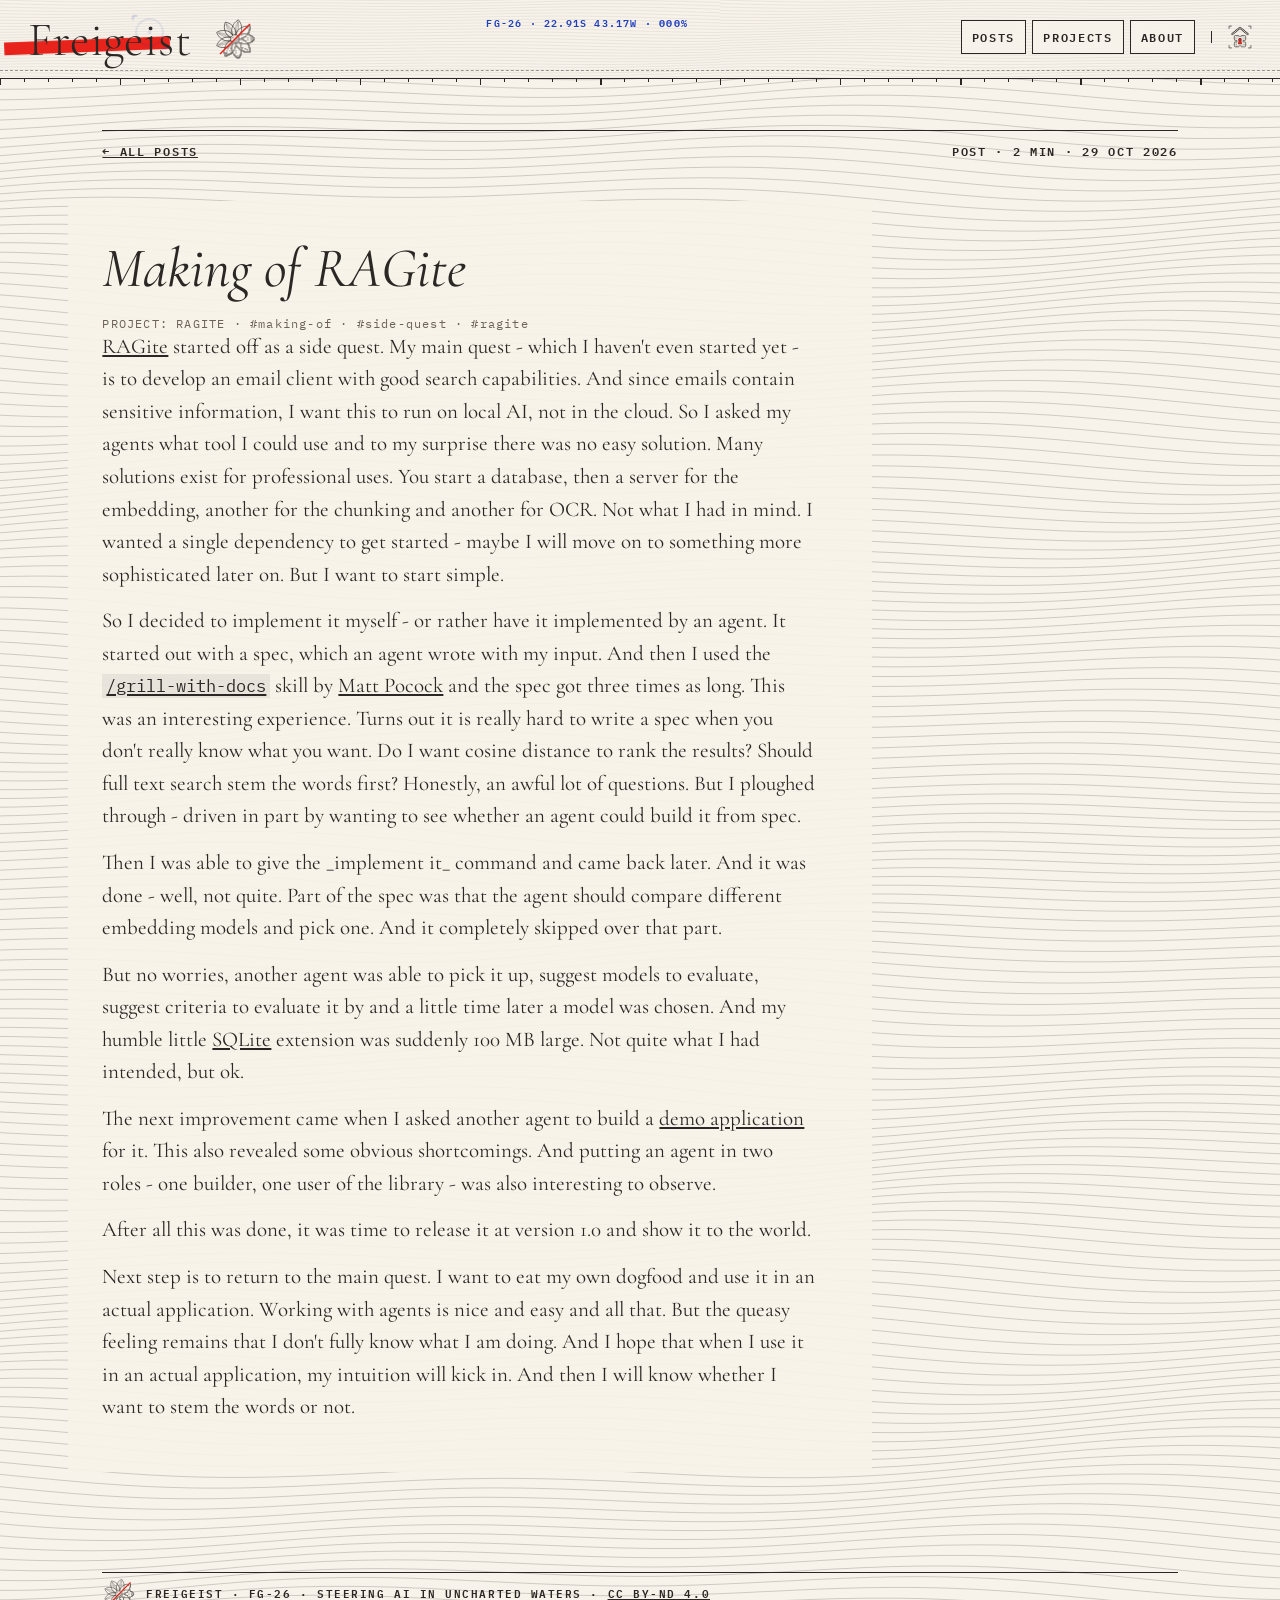
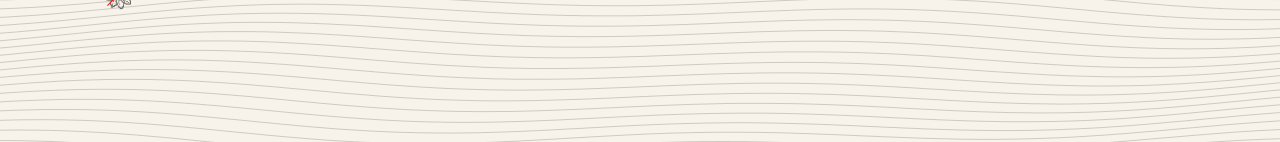
<file: posts/making-of-ragite.html>
<!doctype html><html lang="en"><head><script>(function(){var P={"acid-green":["#C0FE04","#ff3d7f"],"signal-orange":["#ff5a1f","#2f3cff"],"hot-magenta":["#ff2e88","#0fa3b1"],"cobalt":["#2f3cff","#ff5a1f","#9aa3ff"],"warning-red":["#e8231b","#1f3fbf"],"safety-yellow":["#ffd400","#e8231b"]},k=Object.keys(P),q=new URLSearchParams(location.search).get("accent"),n=P[q]?q:k[Math.floor(Math.random()*k.length)],c=P[n],s=document.documentElement.style;s.setProperty("--accent",c[0]);s.setProperty("--hud",c[1]);s.setProperty("--acc-text",c[2]||c[0]);document.documentElement.dataset.accent=n})();</script><meta charset="utf-8"><meta name="viewport" content="width=device-width,initial-scale=1"><title>Making of RAGite – Freigeist</title><link rel="stylesheet" href="../theme/fonts.css"><link rel="stylesheet" href="../theme/content.css"><link rel="icon" href="../assets/freigeist-mark.svg"><style>body{margin:0;background:#f8f3ea}svg{display:block;width:100%;height:auto}.m{display:none}@media(max-width:700px){.d{display:none}.m{display:block}}nav.demo{position:fixed;bottom:8px;left:8px;font:12px monospace;background:#111;color:var(--acc-text);padding:4px 8px}nav.demo a{color:var(--acc-text)}</style></head><body class="compact"><svg xmlns="http://www.w3.org/2000/svg" class="d" width="1440" height="900" viewBox="0 0 1440 900"><defs>
<filter id="wc" x="-30%" y="-30%" width="160%" height="160%"><feTurbulence type="fractalNoise" baseFrequency="0.012" numOctaves="3" seed="3" /><feDisplacementMap in="SourceGraphic" scale="60" /><feGaussianBlur stdDeviation="6" /></filter>
<filter id="paper"><feTurbulence type="fractalNoise" baseFrequency="0.9" numOctaves="2" seed="5" /><feColorMatrix values="0 0 0 0 0.45  0 0 0 0 0.38  0 0 0 0 0.3  0 0 0 0.07 0" /></filter>
<filter id="concrete"><feTurbulence type="fractalNoise" baseFrequency="0.04" numOctaves="5" seed="9" /><feColorMatrix values="0 0 0 0 0.3  0 0 0 0 0.3  0 0 0 0 0.32  0 0 0 0.55 0" /></filter>
<filter id="spray" x="-20%" y="-20%" width="140%" height="140%"><feGaussianBlur stdDeviation="1.6" /><feTurbulence type="fractalNoise" baseFrequency="0.8" result="n" /><feDisplacementMap in="SourceGraphic" in2="n" scale="5" /></filter>
<filter id="glow" x="-30%" y="-30%" width="160%" height="160%"><feGaussianBlur stdDeviation="9" result="b" /><feMerge><feMergeNode in="b" /><feMergeNode in="b" /><feMergeNode in="SourceGraphic" /></feMerge></filter>
<filter id="rough"><feTurbulence type="fractalNoise" baseFrequency="0.05" numOctaves="2" seed="2" /><feDisplacementMap in="SourceGraphic" scale="4" /></filter>
</defs><defs><pattern id="hatch" width="6" height="6" patternUnits="userSpaceOnUse" patternTransform="rotate(35)"><line x1="0" y1="0" x2="0" y2="6" stroke="#2b2724" stroke-width=".7" /></pattern>
<pattern id="xhatch" width="6" height="6" patternUnits="userSpaceOnUse" patternTransform="rotate(-25)"><path d="M0 0V6M0 3H6" stroke="#2b2724" stroke-width=".6" /></pattern>
<pattern id="tone" width="7" height="7" patternUnits="userSpaceOnUse" patternTransform="rotate(45)"><circle cx="3.5" cy="3.5" r="1.5" fill="#111" /></pattern></defs><defs><pattern id="fine" width="3.2" height="3.2" patternUnits="userSpaceOnUse" patternTransform="rotate(30)"><line x1="0" y1="0" x2="0" y2="3.2" stroke="#2b2724" stroke-width=".55" /></pattern>
<pattern id="fine2" width="3.2" height="3.2" patternUnits="userSpaceOnUse" patternTransform="rotate(-40)"><path d="M0 0V3.2M0 1.6H3.2" stroke="#2b2724" stroke-width=".45" /></pattern></defs><g class="g-bar g-hstab"><rect x="-20" y="232" width="760" height="58" style="fill:var(--accent)" transform="rotate(-2.2 -20 232)" /></g><g class="g-cross"><g transform="translate(7 -5)"><g style="stroke:var(--hud)" stroke-width="1.5" fill="none"><circle cx="640" cy="190" r="62" /><circle cx="640" cy="190" r="5" /><path d="M0 190H1440M640 0V900" stroke-dasharray="2 6" /><path d="M564 114h20M564 114v20M716 266h-20M716 266v-20" stroke-width="2.5" /></g><text x="724" y="128" text-anchor="start" font-family="IBM Plex Mono" font-weight="600" font-size="12" style="fill:var(--hud)" letter-spacing="1">TGT // FREIGEIST · 22.91S</text><text x="724" y="145" text-anchor="start" font-family="IBM Plex Mono" font-weight="600" font-size="12" style="fill:var(--hud)" letter-spacing="1">LOCK 87% · SIGNAL: SOFT</text></g></g><text x="90" y="290" font-family="Cormorant Garamond" font-weight="300" class="g-title" font-size="220" fill="#2b2724" letter-spacing="4">Freigeist</text></svg><svg xmlns="http://www.w3.org/2000/svg" class="m" width="390" height="844" viewBox="0 0 390 844"><defs>
<filter id="m-wc" x="-30%" y="-30%" width="160%" height="160%"><feTurbulence type="fractalNoise" baseFrequency="0.012" numOctaves="3" seed="3" /><feDisplacementMap in="SourceGraphic" scale="60" /><feGaussianBlur stdDeviation="6" /></filter>
<filter id="m-paper"><feTurbulence type="fractalNoise" baseFrequency="0.9" numOctaves="2" seed="5" /><feColorMatrix values="0 0 0 0 0.45  0 0 0 0 0.38  0 0 0 0 0.3  0 0 0 0.07 0" /></filter>
<filter id="m-concrete"><feTurbulence type="fractalNoise" baseFrequency="0.04" numOctaves="5" seed="9" /><feColorMatrix values="0 0 0 0 0.3  0 0 0 0 0.3  0 0 0 0 0.32  0 0 0 0.55 0" /></filter>
<filter id="m-spray" x="-20%" y="-20%" width="140%" height="140%"><feGaussianBlur stdDeviation="1.6" /><feTurbulence type="fractalNoise" baseFrequency="0.8" result="n" /><feDisplacementMap in="SourceGraphic" in2="n" scale="5" /></filter>
<filter id="m-glow" x="-30%" y="-30%" width="160%" height="160%"><feGaussianBlur stdDeviation="9" result="b" /><feMerge><feMergeNode in="b" /><feMergeNode in="b" /><feMergeNode in="SourceGraphic" /></feMerge></filter>
<filter id="m-rough"><feTurbulence type="fractalNoise" baseFrequency="0.05" numOctaves="2" seed="2" /><feDisplacementMap in="SourceGraphic" scale="4" /></filter>
</defs><defs><pattern id="m-hatch" width="6" height="6" patternUnits="userSpaceOnUse" patternTransform="rotate(35)"><line x1="0" y1="0" x2="0" y2="6" stroke="#2b2724" stroke-width=".7" /></pattern>
<pattern id="m-xhatch" width="6" height="6" patternUnits="userSpaceOnUse" patternTransform="rotate(-25)"><path d="M0 0V6M0 3H6" stroke="#2b2724" stroke-width=".6" /></pattern>
<pattern id="m-tone" width="7" height="7" patternUnits="userSpaceOnUse" patternTransform="rotate(45)"><circle cx="3.5" cy="3.5" r="1.5" fill="#111" /></pattern></defs><defs><pattern id="m-fine" width="3.2" height="3.2" patternUnits="userSpaceOnUse" patternTransform="rotate(30)"><line x1="0" y1="0" x2="0" y2="3.2" stroke="#2b2724" stroke-width=".55" /></pattern>
<pattern id="m-fine2" width="3.2" height="3.2" patternUnits="userSpaceOnUse" patternTransform="rotate(-40)"><path d="M0 0V3.2M0 1.6H3.2" stroke="#2b2724" stroke-width=".45" /></pattern></defs><g class="g-bar g-hstab"><rect x="-10" y="215" width="300" height="40" style="fill:var(--accent)" transform="rotate(-3 -10 215)" /></g><text x="22" y="200" font-family="Cormorant Garamond" font-weight="300" class="g-title" font-size="104" fill="#2b2724">Frei</text><text x="22" y="295" font-family="Cormorant Garamond" font-weight="300" font-style="italic" class="g-title" font-size="104" fill="#2b2724">geist</text></svg><style>
.g-bar,.g-pix,.g-beam,.g-title{transform-box:view-box}
.j1{transform:translate(4px,-2px)}.j2{transform:translate(-6px,3px) skewX(-4deg)}
.rgb{filter:drop-shadow(4px 0 var(--accent)) drop-shadow(-4px 0 var(--hud))}
.flick{opacity:.15}.flick2{opacity:.6}
#tear{position:fixed;left:0;right:0;height:0;pointer-events:none;background:repeating-linear-gradient(0deg,rgba(17,17,17,.25) 0 1px,transparent 1px 3px);mix-blend-mode:multiply;z-index:5}
#tear.on{height:var(--h)}
</style><style>
main.posts{position:relative;background:#f8f3ea url(../theme/waves-desktop.svg) 0 0/100% auto repeat-y;color:#2b2724;padding:80px 8vw 140px;font-family:"Cormorant Garamond",serif}
main.posts .kick{font:600 12px "IBM Plex Mono",monospace;letter-spacing:.14em;border-top:1.5px solid #2b2724;padding-top:10px;margin-bottom:40px;display:flex;justify-content:space-between}
main.posts .grid{display:grid;grid-template-columns:1fr 1fr;gap:72px 8vw;max-width:1200px}
main.posts .meta{font:500 13px "IBM Plex Mono",monospace;letter-spacing:.12em;color:#6b625a}
main.posts .st{display:block;width:120px;height:12px;background:var(--accent);transform:rotate(-2.5deg) skewX(-18deg);margin:14px 0 6px -6px}
main.posts h2{font-style:italic;font-weight:400;font-size:40px;line-height:1.1;margin:8px 0 14px}
main.posts p{font-size:21px;line-height:1.5;max-width:34em;margin:0 0 14px}
main.posts .more{color:#2b2724;font-size:19px}
main.posts footer{margin-top:100px;font:600 11px "IBM Plex Mono",monospace;letter-spacing:.14em;border-top:1.5px solid #2b2724;padding-top:10px}
svg.mk{width:28px;height:28px;display:inline-block;vertical-align:middle}main.posts article{background:rgba(248,243,234,.88);padding:18px 22px 20px;margin:-18px -22px 0}main.posts .kick svg.mk,main.posts footer svg.mk{width:34px;height:34px;margin:-12px 10px -10px 0}#hmark{position:fixed;top:0;width:44px;height:44px;opacity:0;z-index:4;pointer-events:none}@media(max-width:700px){main.posts{padding:48px 24px 110px;background-image:url(../theme/waves-mobile.svg)}main.posts .grid{grid-template-columns:1fr;gap:52px}main.posts h2{font-size:31px}main.posts p{font-size:18px}}
#hbar{position:fixed;left:0;top:0;right:0;background:#f8f3ea;border-bottom:3px solid var(--accent);box-shadow:0 1px 0 #2b2724;opacity:0;pointer-events:none;z-index:3;will-change:opacity}
#hdr{position:fixed;left:0;top:0;transform-origin:0 0;pointer-events:none;z-index:4;overflow:visible;will-change:transform}
</style><main class="posts post"><div class="kick"><a class="back" href="../index.html">← All posts</a><span>POST · 2 MIN · 29 OCT 2026</span></div><div class="prose"><h1>Making of RAGite</h1><div class="tags">PROJECT: RAGITE · #making-of · #side-quest · #ragite</div><p><a href="https://pihme.github.io/ragite/">RAGite</a> started off as a side quest. My main quest - which I haven't even started yet - is to develop an email client with good search capabilities. And since emails contain sensitive information, I want this to run on local AI, not in the cloud. So I asked my agents what tool I could use and to my surprise there was no easy solution. Many solutions exist for professional uses. You start a database, then a server for the embedding, another for the chunking and another for OCR. Not what I had in mind. I wanted a single dependency to get started - maybe I will move on to something more sophisticated later on. But I want to start simple.</p>
<p>So I decided to implement it myself - or rather have it implemented by an agent. It started out with a spec, which an agent wrote with my input. And then I used the <a href="https://github.com/mattpocock/skills/blob/main/skills/engineering/grill-with-docs/SKILL.md"><code>/grill-with-docs</code></a> skill by <a href="https://github.com/mattpocock/skills">Matt Pocock</a> and the spec got three times as long. This was an interesting experience. Turns out it is really hard to write a spec when you don't really know what you want. Do I want cosine distance to rank the results? Should full text search stem the words first? Honestly, an awful lot of questions. But I ploughed through - driven in part by wanting to see whether an agent could build it from spec.</p>
<p>Then I was able to give the _implement it_ command and came back later. And it was done - well, not quite. Part of the spec was that the agent should compare different embedding models and pick one. And it completely skipped over that part.</p>
<p>But no worries, another agent was able to pick it up, suggest models to evaluate, suggest criteria to evaluate it by and a little time later a model was chosen. And my humble little <a href="https://sqlite.org">SQLite</a> extension was suddenly 100 MB large. Not quite what I had intended, but ok.</p>
<p>The next improvement came when I asked another agent to build a <a href="https://pihme.github.io/ragite-demo/">demo application</a> for it. This also revealed some obvious shortcomings. And putting an agent in two roles - one builder, one user of the library - was also interesting to observe.</p>
<p>After all this was done, it was time to release it at version 1.0 and show it to the world.</p>
<p>Next step is to return to the main quest. I want to eat my own dogfood and use it in an actual application. Working with agents is nice and easy and all that. But the queasy feeling remains that I don't fully know what I am doing. And I hope that when I use it in an actual application, my intuition will kick in. And then I will know whether I want to stem the words or not.</p></div><footer><svg class="mk" viewBox="0 0 88 88"><use href="#fg-mark"/></svg>FREIGEIST · FG-26 · STEERING AI IN UNCHARTED WATERS · <a href="https://creativecommons.org/licenses/by-nd/4.0/" rel="license">CC BY-ND 4.0</a></footer></main>
<svg width="0" height="0" style="position:absolute"><symbol id="fg-mark" viewBox="0 0 88 88"><clipPath id="mk-bl"><polygon points="0,0 88,0 0,88"/></clipPath><clipPath id="mk-br"><polygon points="88,0 88,0 88,88 0,88 0,88"/></clipPath><g clip-path="url(#mk-bl)"><defs><pattern id="mk-ch" width="7" height="7" patternUnits="userSpaceOnUse" patternTransform="rotate(45)"><path d="M0 0V7M0 0H7" stroke="#2b2724" stroke-width="0.9"/></pattern></defs><path transform="translate(44 44) rotate(0)" d="M0 0 C 9.75 -13.649999999999999 29.25 -12.48 39.0 0 C 29.25 12.48 9.75 13.649999999999999 0 0Z" fill="none" stroke="#2b2724" stroke-width="1.1"/><path transform="translate(44 44) rotate(0)" d="M5.85 0 C 14.82 -3.861 27.299999999999997 -3.861 35.88 0" fill="none" stroke="#2b2724" stroke-width="0.5"/><path transform="translate(44 44) rotate(0)" d="M5.85 0 C 14.82 3.861 27.299999999999997 3.861 35.88 0" fill="none" stroke="#2b2724" stroke-width="0.5"/><path transform="translate(44 44) rotate(0)" d="M3.12 0 L35.1 0" stroke="#2b2724" stroke-width="0.45"/><path transform="translate(44 44) rotate(40)" d="M0 0 C 9.75 -13.649999999999999 29.25 -12.48 39.0 0 C 29.25 12.48 9.75 13.649999999999999 0 0Z" fill="none" stroke="#2b2724" stroke-width="1.1"/><path transform="translate(44 44) rotate(40)" d="M5.85 0 C 14.82 -3.861 27.299999999999997 -3.861 35.88 0" fill="none" stroke="#2b2724" stroke-width="0.5"/><path transform="translate(44 44) rotate(40)" d="M5.85 0 C 14.82 3.861 27.299999999999997 3.861 35.88 0" fill="none" stroke="#2b2724" stroke-width="0.5"/><path transform="translate(44 44) rotate(40)" d="M3.12 0 L35.1 0" stroke="#2b2724" stroke-width="0.45"/><path transform="translate(44 44) rotate(80)" d="M0 0 C 9.75 -13.649999999999999 29.25 -12.48 39.0 0 C 29.25 12.48 9.75 13.649999999999999 0 0Z" fill="none" stroke="#2b2724" stroke-width="1.1"/><path transform="translate(44 44) rotate(80)" d="M5.85 0 C 14.82 -3.861 27.299999999999997 -3.861 35.88 0" fill="none" stroke="#2b2724" stroke-width="0.5"/><path transform="translate(44 44) rotate(80)" d="M5.85 0 C 14.82 3.861 27.299999999999997 3.861 35.88 0" fill="none" stroke="#2b2724" stroke-width="0.5"/><path transform="translate(44 44) rotate(80)" d="M3.12 0 L35.1 0" stroke="#2b2724" stroke-width="0.45"/><path transform="translate(44 44) rotate(120)" d="M0 0 C 9.75 -13.649999999999999 29.25 -12.48 39.0 0 C 29.25 12.48 9.75 13.649999999999999 0 0Z" fill="none" stroke="#2b2724" stroke-width="1.1"/><path transform="translate(44 44) rotate(120)" d="M5.85 0 C 14.82 -3.861 27.299999999999997 -3.861 35.88 0" fill="none" stroke="#2b2724" stroke-width="0.5"/><path transform="translate(44 44) rotate(120)" d="M5.85 0 C 14.82 3.861 27.299999999999997 3.861 35.88 0" fill="none" stroke="#2b2724" stroke-width="0.5"/><path transform="translate(44 44) rotate(120)" d="M3.12 0 L35.1 0" stroke="#2b2724" stroke-width="0.45"/><path transform="translate(44 44) rotate(160)" d="M0 0 C 9.75 -13.649999999999999 29.25 -12.48 39.0 0 C 29.25 12.48 9.75 13.649999999999999 0 0Z" fill="none" stroke="#2b2724" stroke-width="1.1"/><path transform="translate(44 44) rotate(160)" d="M5.85 0 C 14.82 -3.861 27.299999999999997 -3.861 35.88 0" fill="none" stroke="#2b2724" stroke-width="0.5"/><path transform="translate(44 44) rotate(160)" d="M5.85 0 C 14.82 3.861 27.299999999999997 3.861 35.88 0" fill="none" stroke="#2b2724" stroke-width="0.5"/><path transform="translate(44 44) rotate(160)" d="M3.12 0 L35.1 0" stroke="#2b2724" stroke-width="0.45"/><path transform="translate(44 44) rotate(200)" d="M0 0 C 9.75 -13.649999999999999 29.25 -12.48 39.0 0 C 29.25 12.48 9.75 13.649999999999999 0 0Z" fill="none" stroke="#2b2724" stroke-width="1.1"/><path transform="translate(44 44) rotate(200)" d="M5.85 0 C 14.82 -3.861 27.299999999999997 -3.861 35.88 0" fill="none" stroke="#2b2724" stroke-width="0.5"/><path transform="translate(44 44) rotate(200)" d="M5.85 0 C 14.82 3.861 27.299999999999997 3.861 35.88 0" fill="none" stroke="#2b2724" stroke-width="0.5"/><path transform="translate(44 44) rotate(200)" d="M3.12 0 L35.1 0" stroke="#2b2724" stroke-width="0.45"/><path transform="translate(44 44) rotate(240)" d="M0 0 C 9.75 -13.649999999999999 29.25 -12.48 39.0 0 C 29.25 12.48 9.75 13.649999999999999 0 0Z" fill="none" stroke="#2b2724" stroke-width="1.1"/><path transform="translate(44 44) rotate(240)" d="M5.85 0 C 14.82 -3.861 27.299999999999997 -3.861 35.88 0" fill="none" stroke="#2b2724" stroke-width="0.5"/><path transform="translate(44 44) rotate(240)" d="M5.85 0 C 14.82 3.861 27.299999999999997 3.861 35.88 0" fill="none" stroke="#2b2724" stroke-width="0.5"/><path transform="translate(44 44) rotate(240)" d="M3.12 0 L35.1 0" stroke="#2b2724" stroke-width="0.45"/><path transform="translate(44 44) rotate(280)" d="M0 0 C 9.75 -13.649999999999999 29.25 -12.48 39.0 0 C 29.25 12.48 9.75 13.649999999999999 0 0Z" fill="none" stroke="#2b2724" stroke-width="1.1"/><path transform="translate(44 44) rotate(280)" d="M5.85 0 C 14.82 -3.861 27.299999999999997 -3.861 35.88 0" fill="none" stroke="#2b2724" stroke-width="0.5"/><path transform="translate(44 44) rotate(280)" d="M5.85 0 C 14.82 3.861 27.299999999999997 3.861 35.88 0" fill="none" stroke="#2b2724" stroke-width="0.5"/><path transform="translate(44 44) rotate(280)" d="M3.12 0 L35.1 0" stroke="#2b2724" stroke-width="0.45"/><path transform="translate(44 44) rotate(320)" d="M0 0 C 9.75 -13.649999999999999 29.25 -12.48 39.0 0 C 29.25 12.48 9.75 13.649999999999999 0 0Z" fill="none" stroke="#2b2724" stroke-width="1.1"/><path transform="translate(44 44) rotate(320)" d="M5.85 0 C 14.82 -3.861 27.299999999999997 -3.861 35.88 0" fill="none" stroke="#2b2724" stroke-width="0.5"/><path transform="translate(44 44) rotate(320)" d="M5.85 0 C 14.82 3.861 27.299999999999997 3.861 35.88 0" fill="none" stroke="#2b2724" stroke-width="0.5"/><path transform="translate(44 44) rotate(320)" d="M3.12 0 L35.1 0" stroke="#2b2724" stroke-width="0.45"/><circle cx="44" cy="44" r="8.84" fill="#f8f3ea" stroke="#2b2724" stroke-width="1.1"/><circle cx="44" cy="44" r="8.84" fill="url(#mk-ch)"/></g><g clip-path="url(#mk-br)" fill="#2b2724"><rect x="47" y="5" width="2" height="2"/><rect x="49" y="5" width="2" height="2"/><rect x="51" y="5" width="2" height="2"/><rect x="45" y="7" width="2" height="2"/><rect x="47" y="7" width="2" height="2" fill="#f8f3ea"/><rect x="47" y="7" width="2" height="2"/><rect x="49" y="7" width="2" height="2" fill="#f8f3ea"/><rect x="51" y="7" width="2" height="2" fill="#f8f3ea"/><rect x="51" y="7" width="2" height="2"/><rect x="53" y="7" width="2" height="2"/><rect x="23" y="9" width="2" height="2"/><rect x="25" y="9" width="2" height="2"/><rect x="27" y="9" width="2" height="2"/><rect x="43" y="9" width="2" height="2"/><rect x="45" y="9" width="2" height="2" fill="#f8f3ea"/><rect x="45" y="9" width="2" height="2"/><rect x="47" y="9" width="2" height="2" fill="#f8f3ea"/><rect x="49" y="9" width="2" height="2" fill="#f8f3ea"/><rect x="49" y="9" width="2" height="2"/><rect x="51" y="9" width="2" height="2" fill="#f8f3ea"/><rect x="53" y="9" width="2" height="2"/><rect x="23" y="11" width="2" height="2"/><rect x="25" y="11" width="2" height="2" fill="#f8f3ea"/><rect x="27" y="11" width="2" height="2" fill="#f8f3ea"/><rect x="27" y="11" width="2" height="2"/><rect x="29" y="11" width="2" height="2"/><rect x="31" y="11" width="2" height="2"/><rect x="41" y="11" width="2" height="2"/><rect x="43" y="11" width="2" height="2" fill="#f8f3ea"/><rect x="43" y="11" width="2" height="2"/><rect x="45" y="11" width="2" height="2" fill="#f8f3ea"/><rect x="47" y="11" width="2" height="2" fill="#f8f3ea"/><rect x="49" y="11" width="2" height="2" fill="#f8f3ea"/><rect x="51" y="11" width="2" height="2" fill="#f8f3ea"/><rect x="53" y="11" width="2" height="2" fill="#f8f3ea"/><rect x="53" y="11" width="2" height="2"/><rect x="55" y="11" width="2" height="2"/><rect x="23" y="13" width="2" height="2" fill="#f8f3ea"/><rect x="23" y="13" width="2" height="2"/><rect x="25" y="13" width="2" height="2" fill="#f8f3ea"/><rect x="25" y="13" width="2" height="2"/><rect x="27" y="13" width="2" height="2" fill="#f8f3ea"/><rect x="27" y="13" width="2" height="2"/><rect x="29" y="13" width="2" height="2" fill="#f8f3ea"/><rect x="31" y="13" width="2" height="2" fill="#f8f3ea"/><rect x="33" y="13" width="2" height="2"/><rect x="35" y="13" width="2" height="2"/><rect x="41" y="13" width="2" height="2" fill="#f8f3ea"/><rect x="41" y="13" width="2" height="2"/><rect x="43" y="13" width="2" height="2" fill="#f8f3ea"/><rect x="45" y="13" width="2" height="2" fill="#f8f3ea"/><rect x="47" y="13" width="2" height="2" fill="#f8f3ea"/><rect x="49" y="13" width="2" height="2" fill="#f8f3ea"/><rect x="51" y="13" width="2" height="2" fill="#f8f3ea"/><rect x="53" y="13" width="2" height="2" fill="#f8f3ea"/><rect x="55" y="13" width="2" height="2"/><rect x="21" y="15" width="2" height="2"/><rect x="23" y="15" width="2" height="2" fill="#f8f3ea"/><rect x="23" y="15" width="2" height="2"/><rect x="25" y="15" width="2" height="2" fill="#f8f3ea"/><rect x="25" y="15" width="2" height="2"/><rect x="27" y="15" width="2" height="2" fill="#f8f3ea"/><rect x="29" y="15" width="2" height="2" fill="#f8f3ea"/><rect x="31" y="15" width="2" height="2" fill="#f8f3ea"/><rect x="33" y="15" width="2" height="2" fill="#f8f3ea"/><rect x="35" y="15" width="2" height="2" fill="#f8f3ea"/><rect x="35" y="15" width="2" height="2"/><rect x="37" y="15" width="2" height="2"/><rect x="39" y="15" width="2" height="2"/><rect x="41" y="15" width="2" height="2" fill="#f8f3ea"/><rect x="43" y="15" width="2" height="2" fill="#f8f3ea"/><rect x="45" y="15" width="2" height="2" fill="#f8f3ea"/><rect x="45" y="15" width="2" height="2"/><rect x="47" y="15" width="2" height="2" fill="#f8f3ea"/><rect x="49" y="15" width="2" height="2" fill="#f8f3ea"/><rect x="51" y="15" width="2" height="2" fill="#f8f3ea"/><rect x="53" y="15" width="2" height="2" fill="#f8f3ea"/><rect x="55" y="15" width="2" height="2" fill="#f8f3ea"/><rect x="55" y="15" width="2" height="2"/><rect x="21" y="17" width="2" height="2"/><rect x="23" y="17" width="2" height="2" fill="#f8f3ea"/><rect x="25" y="17" width="2" height="2" fill="#f8f3ea"/><rect x="27" y="17" width="2" height="2" fill="#f8f3ea"/><rect x="29" y="17" width="2" height="2" fill="#f8f3ea"/><rect x="31" y="17" width="2" height="2" fill="#f8f3ea"/><rect x="33" y="17" width="2" height="2" fill="#f8f3ea"/><rect x="35" y="17" width="2" height="2" fill="#f8f3ea"/><rect x="37" y="17" width="2" height="2" fill="#f8f3ea"/><rect x="37" y="17" width="2" height="2"/><rect x="39" y="17" width="2" height="2" fill="#f8f3ea"/><rect x="39" y="17" width="2" height="2"/><rect x="41" y="17" width="2" height="2" fill="#f8f3ea"/><rect x="43" y="17" width="2" height="2" fill="#f8f3ea"/><rect x="45" y="17" width="2" height="2" fill="#f8f3ea"/><rect x="47" y="17" width="2" height="2" fill="#f8f3ea"/><rect x="49" y="17" width="2" height="2" fill="#f8f3ea"/><rect x="51" y="17" width="2" height="2" fill="#f8f3ea"/><rect x="53" y="17" width="2" height="2" fill="#f8f3ea"/><rect x="55" y="17" width="2" height="2" fill="#f8f3ea"/><rect x="55" y="17" width="2" height="2"/><rect x="61" y="17" width="2" height="2"/><rect x="63" y="17" width="2" height="2"/><rect x="65" y="17" width="2" height="2"/><rect x="67" y="17" width="2" height="2"/><rect x="69" y="17" width="2" height="2"/><rect x="71" y="17" width="2" height="2"/><rect x="73" y="17" width="2" height="2"/><rect x="21" y="19" width="2" height="2"/><rect x="23" y="19" width="2" height="2" fill="#f8f3ea"/><rect x="25" y="19" width="2" height="2" fill="#f8f3ea"/><rect x="27" y="19" width="2" height="2" fill="#f8f3ea"/><rect x="27" y="19" width="2" height="2"/><rect x="29" y="19" width="2" height="2" fill="#f8f3ea"/><rect x="31" y="19" width="2" height="2" fill="#f8f3ea"/><rect x="33" y="19" width="2" height="2" fill="#f8f3ea"/><rect x="33" y="19" width="2" height="2"/><rect x="35" y="19" width="2" height="2" fill="#f8f3ea"/><rect x="37" y="19" width="2" height="2" fill="#f8f3ea"/><rect x="37" y="19" width="2" height="2"/><rect x="39" y="19" width="2" height="2" fill="#f8f3ea"/><rect x="39" y="19" width="2" height="2"/><rect x="41" y="19" width="2" height="2" fill="#f8f3ea"/><rect x="41" y="19" width="2" height="2"/><rect x="43" y="19" width="2" height="2" fill="#f8f3ea"/><rect x="45" y="19" width="2" height="2" fill="#f8f3ea"/><rect x="45" y="19" width="2" height="2"/><rect x="47" y="19" width="2" height="2" fill="#f8f3ea"/><rect x="49" y="19" width="2" height="2" fill="#f8f3ea"/><rect x="51" y="19" width="2" height="2" fill="#f8f3ea"/><rect x="53" y="19" width="2" height="2" fill="#f8f3ea"/><rect x="55" y="19" width="2" height="2" fill="#f8f3ea"/><rect x="57" y="19" width="2" height="2"/><rect x="59" y="19" width="2" height="2" fill="#f8f3ea"/><rect x="59" y="19" width="2" height="2"/><rect x="61" y="19" width="2" height="2" fill="#f8f3ea"/><rect x="61" y="19" width="2" height="2"/><rect x="63" y="19" width="2" height="2" fill="#f8f3ea"/><rect x="65" y="19" width="2" height="2" fill="#f8f3ea"/><rect x="67" y="19" width="2" height="2" fill="#f8f3ea"/><rect x="69" y="19" width="2" height="2" fill="#f8f3ea"/><rect x="71" y="19" width="2" height="2" fill="#f8f3ea"/><rect x="73" y="19" width="2" height="2"/><rect x="21" y="21" width="2" height="2"/><rect x="23" y="21" width="2" height="2" fill="#f8f3ea"/><rect x="25" y="21" width="2" height="2" fill="#f8f3ea"/><rect x="27" y="21" width="2" height="2" fill="#f8f3ea"/><rect x="29" y="21" width="2" height="2" fill="#f8f3ea"/><rect x="31" y="21" width="2" height="2" fill="#f8f3ea"/><rect x="33" y="21" width="2" height="2" fill="#f8f3ea"/><rect x="35" y="21" width="2" height="2" fill="#f8f3ea"/><rect x="37" y="21" width="2" height="2" fill="#f8f3ea"/><rect x="37" y="21" width="2" height="2"/><rect x="39" y="21" width="2" height="2" fill="#f8f3ea"/><rect x="41" y="21" width="2" height="2" fill="#f8f3ea"/><rect x="41" y="21" width="2" height="2"/><rect x="43" y="21" width="2" height="2" fill="#f8f3ea"/><rect x="45" y="21" width="2" height="2" fill="#f8f3ea"/><rect x="47" y="21" width="2" height="2" fill="#f8f3ea"/><rect x="49" y="21" width="2" height="2" fill="#f8f3ea"/><rect x="51" y="21" width="2" height="2" fill="#f8f3ea"/><rect x="53" y="21" width="2" height="2" fill="#f8f3ea"/><rect x="53" y="21" width="2" height="2"/><rect x="55" y="21" width="2" height="2" fill="#f8f3ea"/><rect x="55" y="21" width="2" height="2"/><rect x="57" y="21" width="2" height="2" fill="#f8f3ea"/><rect x="57" y="21" width="2" height="2"/><rect x="59" y="21" width="2" height="2" fill="#f8f3ea"/><rect x="61" y="21" width="2" height="2" fill="#f8f3ea"/><rect x="63" y="21" width="2" height="2" fill="#f8f3ea"/><rect x="65" y="21" width="2" height="2" fill="#f8f3ea"/><rect x="67" y="21" width="2" height="2" fill="#f8f3ea"/><rect x="67" y="21" width="2" height="2"/><rect x="69" y="21" width="2" height="2" fill="#f8f3ea"/><rect x="69" y="21" width="2" height="2"/><rect x="71" y="21" width="2" height="2" fill="#f8f3ea"/><rect x="73" y="21" width="2" height="2"/><rect x="21" y="23" width="2" height="2"/><rect x="23" y="23" width="2" height="2" fill="#f8f3ea"/><rect x="23" y="23" width="2" height="2"/><rect x="25" y="23" width="2" height="2" fill="#f8f3ea"/><rect x="27" y="23" width="2" height="2" fill="#f8f3ea"/><rect x="29" y="23" width="2" height="2" fill="#f8f3ea"/><rect x="29" y="23" width="2" height="2"/><rect x="31" y="23" width="2" height="2" fill="#f8f3ea"/><rect x="33" y="23" width="2" height="2" fill="#f8f3ea"/><rect x="35" y="23" width="2" height="2" fill="#f8f3ea"/><rect x="35" y="23" width="2" height="2"/><rect x="37" y="23" width="2" height="2" fill="#f8f3ea"/><rect x="37" y="23" width="2" height="2"/><rect x="39" y="23" width="2" height="2" fill="#f8f3ea"/><rect x="41" y="23" width="2" height="2" fill="#f8f3ea"/><rect x="43" y="23" width="2" height="2" fill="#f8f3ea"/><rect x="43" y="23" width="2" height="2"/><rect x="45" y="23" width="2" height="2" fill="#f8f3ea"/><rect x="47" y="23" width="2" height="2" fill="#f8f3ea"/><rect x="49" y="23" width="2" height="2" fill="#f8f3ea"/><rect x="51" y="23" width="2" height="2" fill="#f8f3ea"/><rect x="51" y="23" width="2" height="2"/><rect x="53" y="23" width="2" height="2" fill="#f8f3ea"/><rect x="53" y="23" width="2" height="2"/><rect x="55" y="23" width="2" height="2" fill="#f8f3ea"/><rect x="57" y="23" width="2" height="2" fill="#f8f3ea"/><rect x="57" y="23" width="2" height="2"/><rect x="59" y="23" width="2" height="2" fill="#f8f3ea"/><rect x="61" y="23" width="2" height="2" fill="#f8f3ea"/><rect x="63" y="23" width="2" height="2" fill="#f8f3ea"/><rect x="63" y="23" width="2" height="2"/><rect x="65" y="23" width="2" height="2" fill="#f8f3ea"/><rect x="67" y="23" width="2" height="2" fill="#f8f3ea"/><rect x="69" y="23" width="2" height="2" fill="#f8f3ea"/><rect x="71" y="23" width="2" height="2" fill="#f8f3ea"/><rect x="73" y="23" width="2" height="2"/><rect x="15" y="25" width="2" height="2"/><rect x="17" y="25" width="2" height="2"/><rect x="19" y="25" width="2" height="2"/><rect x="21" y="25" width="2" height="2"/><rect x="23" y="25" width="2" height="2" fill="#f8f3ea"/><rect x="23" y="25" width="2" height="2"/><rect x="25" y="25" width="2" height="2" fill="#f8f3ea"/><rect x="27" y="25" width="2" height="2" fill="#f8f3ea"/><rect x="29" y="25" width="2" height="2" fill="#f8f3ea"/><rect x="29" y="25" width="2" height="2"/><rect x="31" y="25" width="2" height="2" fill="#f8f3ea"/><rect x="33" y="25" width="2" height="2" fill="#f8f3ea"/><rect x="35" y="25" width="2" height="2" fill="#f8f3ea"/><rect x="35" y="25" width="2" height="2"/><rect x="37" y="25" width="2" height="2" fill="#f8f3ea"/><rect x="37" y="25" width="2" height="2"/><rect x="39" y="25" width="2" height="2" fill="#f8f3ea"/><rect x="41" y="25" width="2" height="2" fill="#f8f3ea"/><rect x="43" y="25" width="2" height="2" fill="#f8f3ea"/><rect x="43" y="25" width="2" height="2"/><rect x="45" y="25" width="2" height="2" fill="#f8f3ea"/><rect x="47" y="25" width="2" height="2" fill="#f8f3ea"/><rect x="49" y="25" width="2" height="2" fill="#f8f3ea"/><rect x="49" y="25" width="2" height="2"/><rect x="51" y="25" width="2" height="2" fill="#f8f3ea"/><rect x="51" y="25" width="2" height="2"/><rect x="53" y="25" width="2" height="2" fill="#f8f3ea"/><rect x="55" y="25" width="2" height="2" fill="#f8f3ea"/><rect x="55" y="25" width="2" height="2"/><rect x="57" y="25" width="2" height="2" fill="#f8f3ea"/><rect x="57" y="25" width="2" height="2"/><rect x="59" y="25" width="2" height="2" fill="#f8f3ea"/><rect x="59" y="25" width="2" height="2"/><rect x="61" y="25" width="2" height="2" fill="#f8f3ea"/><rect x="63" y="25" width="2" height="2" fill="#f8f3ea"/><rect x="65" y="25" width="2" height="2" fill="#f8f3ea"/><rect x="67" y="25" width="2" height="2" fill="#f8f3ea"/><rect x="69" y="25" width="2" height="2" fill="#f8f3ea"/><rect x="71" y="25" width="2" height="2" fill="#f8f3ea"/><rect x="71" y="25" width="2" height="2"/><rect x="73" y="25" width="2" height="2"/><rect x="9" y="27" width="2" height="2"/><rect x="11" y="27" width="2" height="2"/><rect x="13" y="27" width="2" height="2"/><rect x="15" y="27" width="2" height="2" fill="#f8f3ea"/><rect x="15" y="27" width="2" height="2"/><rect x="17" y="27" width="2" height="2" fill="#f8f3ea"/><rect x="19" y="27" width="2" height="2" fill="#f8f3ea"/><rect x="21" y="27" width="2" height="2" fill="#f8f3ea"/><rect x="23" y="27" width="2" height="2" fill="#f8f3ea"/><rect x="23" y="27" width="2" height="2"/><rect x="25" y="27" width="2" height="2" fill="#f8f3ea"/><rect x="25" y="27" width="2" height="2"/><rect x="27" y="27" width="2" height="2" fill="#f8f3ea"/><rect x="27" y="27" width="2" height="2"/><rect x="29" y="27" width="2" height="2" fill="#f8f3ea"/><rect x="29" y="27" width="2" height="2"/><rect x="31" y="27" width="2" height="2" fill="#f8f3ea"/><rect x="31" y="27" width="2" height="2"/><rect x="33" y="27" width="2" height="2" fill="#f8f3ea"/><rect x="33" y="27" width="2" height="2"/><rect x="35" y="27" width="2" height="2" fill="#f8f3ea"/><rect x="37" y="27" width="2" height="2" fill="#f8f3ea"/><rect x="37" y="27" width="2" height="2"/><rect x="39" y="27" width="2" height="2" fill="#f8f3ea"/><rect x="41" y="27" width="2" height="2" fill="#f8f3ea"/><rect x="43" y="27" width="2" height="2" fill="#f8f3ea"/><rect x="43" y="27" width="2" height="2"/><rect x="45" y="27" width="2" height="2" fill="#f8f3ea"/><rect x="45" y="27" width="2" height="2"/><rect x="47" y="27" width="2" height="2" fill="#f8f3ea"/><rect x="47" y="27" width="2" height="2"/><rect x="49" y="27" width="2" height="2" fill="#f8f3ea"/><rect x="49" y="27" width="2" height="2"/><rect x="51" y="27" width="2" height="2" fill="#f8f3ea"/><rect x="53" y="27" width="2" height="2" fill="#f8f3ea"/><rect x="55" y="27" width="2" height="2" fill="#f8f3ea"/><rect x="55" y="27" width="2" height="2"/><rect x="57" y="27" width="2" height="2" fill="#f8f3ea"/><rect x="59" y="27" width="2" height="2" fill="#f8f3ea"/><rect x="61" y="27" width="2" height="2" fill="#f8f3ea"/><rect x="63" y="27" width="2" height="2" fill="#f8f3ea"/><rect x="65" y="27" width="2" height="2" fill="#f8f3ea"/><rect x="67" y="27" width="2" height="2" fill="#f8f3ea"/><rect x="69" y="27" width="2" height="2" fill="#f8f3ea"/><rect x="71" y="27" width="2" height="2" fill="#f8f3ea"/><rect x="71" y="27" width="2" height="2"/><rect x="7" y="29" width="2" height="2"/><rect x="9" y="29" width="2" height="2" fill="#f8f3ea"/><rect x="9" y="29" width="2" height="2"/><rect x="11" y="29" width="2" height="2" fill="#f8f3ea"/><rect x="13" y="29" width="2" height="2" fill="#f8f3ea"/><rect x="15" y="29" width="2" height="2" fill="#f8f3ea"/><rect x="17" y="29" width="2" height="2" fill="#f8f3ea"/><rect x="19" y="29" width="2" height="2" fill="#f8f3ea"/><rect x="21" y="29" width="2" height="2" fill="#f8f3ea"/><rect x="23" y="29" width="2" height="2" fill="#f8f3ea"/><rect x="23" y="29" width="2" height="2"/><rect x="25" y="29" width="2" height="2" fill="#f8f3ea"/><rect x="25" y="29" width="2" height="2"/><rect x="27" y="29" width="2" height="2" fill="#f8f3ea"/><rect x="29" y="29" width="2" height="2" fill="#f8f3ea"/><rect x="29" y="29" width="2" height="2"/><rect x="31" y="29" width="2" height="2" fill="#f8f3ea"/><rect x="31" y="29" width="2" height="2"/><rect x="33" y="29" width="2" height="2" fill="#f8f3ea"/><rect x="33" y="29" width="2" height="2"/><rect x="35" y="29" width="2" height="2" fill="#f8f3ea"/><rect x="37" y="29" width="2" height="2" fill="#f8f3ea"/><rect x="37" y="29" width="2" height="2"/><rect x="39" y="29" width="2" height="2" fill="#f8f3ea"/><rect x="41" y="29" width="2" height="2" fill="#f8f3ea"/><rect x="43" y="29" width="2" height="2" fill="#f8f3ea"/><rect x="45" y="29" width="2" height="2" fill="#f8f3ea"/><rect x="45" y="29" width="2" height="2"/><rect x="47" y="29" width="2" height="2" fill="#f8f3ea"/><rect x="47" y="29" width="2" height="2"/><rect x="49" y="29" width="2" height="2" fill="#f8f3ea"/><rect x="51" y="29" width="2" height="2" fill="#f8f3ea"/><rect x="53" y="29" width="2" height="2" fill="#f8f3ea"/><rect x="55" y="29" width="2" height="2" fill="#f8f3ea"/><rect x="55" y="29" width="2" height="2"/><rect x="57" y="29" width="2" height="2" fill="#f8f3ea"/><rect x="59" y="29" width="2" height="2" fill="#f8f3ea"/><rect x="61" y="29" width="2" height="2" fill="#f8f3ea"/><rect x="63" y="29" width="2" height="2" fill="#f8f3ea"/><rect x="65" y="29" width="2" height="2" fill="#f8f3ea"/><rect x="67" y="29" width="2" height="2" fill="#f8f3ea"/><rect x="69" y="29" width="2" height="2" fill="#f8f3ea"/><rect x="71" y="29" width="2" height="2"/><rect x="7" y="31" width="2" height="2"/><rect x="9" y="31" width="2" height="2" fill="#f8f3ea"/><rect x="11" y="31" width="2" height="2" fill="#f8f3ea"/><rect x="11" y="31" width="2" height="2"/><rect x="13" y="31" width="2" height="2" fill="#f8f3ea"/><rect x="15" y="31" width="2" height="2" fill="#f8f3ea"/><rect x="17" y="31" width="2" height="2" fill="#f8f3ea"/><rect x="19" y="31" width="2" height="2" fill="#f8f3ea"/><rect x="19" y="31" width="2" height="2"/><rect x="21" y="31" width="2" height="2" fill="#f8f3ea"/><rect x="23" y="31" width="2" height="2" fill="#f8f3ea"/><rect x="25" y="31" width="2" height="2" fill="#f8f3ea"/><rect x="25" y="31" width="2" height="2"/><rect x="27" y="31" width="2" height="2" fill="#f8f3ea"/><rect x="29" y="31" width="2" height="2" fill="#f8f3ea"/><rect x="31" y="31" width="2" height="2" fill="#f8f3ea"/><rect x="33" y="31" width="2" height="2" fill="#f8f3ea"/><rect x="33" y="31" width="2" height="2"/><rect x="35" y="31" width="2" height="2" fill="#f8f3ea"/><rect x="35" y="31" width="2" height="2"/><rect x="37" y="31" width="2" height="2" fill="#f8f3ea"/><rect x="37" y="31" width="2" height="2"/><rect x="39" y="31" width="2" height="2" fill="#f8f3ea"/><rect x="39" y="31" width="2" height="2"/><rect x="41" y="31" width="2" height="2" fill="#f8f3ea"/><rect x="43" y="31" width="2" height="2" fill="#f8f3ea"/><rect x="45" y="31" width="2" height="2" fill="#f8f3ea"/><rect x="45" y="31" width="2" height="2"/><rect x="47" y="31" width="2" height="2" fill="#f8f3ea"/><rect x="49" y="31" width="2" height="2" fill="#f8f3ea"/><rect x="51" y="31" width="2" height="2" fill="#f8f3ea"/><rect x="53" y="31" width="2" height="2" fill="#f8f3ea"/><rect x="55" y="31" width="2" height="2" fill="#f8f3ea"/><rect x="55" y="31" width="2" height="2"/><rect x="57" y="31" width="2" height="2" fill="#f8f3ea"/><rect x="59" y="31" width="2" height="2" fill="#f8f3ea"/><rect x="61" y="31" width="2" height="2" fill="#f8f3ea"/><rect x="63" y="31" width="2" height="2" fill="#f8f3ea"/><rect x="65" y="31" width="2" height="2" fill="#f8f3ea"/><rect x="67" y="31" width="2" height="2" fill="#f8f3ea"/><rect x="69" y="31" width="2" height="2" fill="#f8f3ea"/><rect x="69" y="31" width="2" height="2"/><rect x="71" y="31" width="2" height="2"/><rect x="7" y="33" width="2" height="2"/><rect x="9" y="33" width="2" height="2" fill="#f8f3ea"/><rect x="9" y="33" width="2" height="2"/><rect x="11" y="33" width="2" height="2" fill="#f8f3ea"/><rect x="11" y="33" width="2" height="2"/><rect x="13" y="33" width="2" height="2" fill="#f8f3ea"/><rect x="15" y="33" width="2" height="2" fill="#f8f3ea"/><rect x="17" y="33" width="2" height="2" fill="#f8f3ea"/><rect x="19" y="33" width="2" height="2" fill="#f8f3ea"/><rect x="21" y="33" width="2" height="2" fill="#f8f3ea"/><rect x="23" y="33" width="2" height="2" fill="#f8f3ea"/><rect x="23" y="33" width="2" height="2"/><rect x="25" y="33" width="2" height="2" fill="#f8f3ea"/><rect x="25" y="33" width="2" height="2"/><rect x="27" y="33" width="2" height="2" fill="#f8f3ea"/><rect x="27" y="33" width="2" height="2"/><rect x="29" y="33" width="2" height="2" fill="#f8f3ea"/><rect x="31" y="33" width="2" height="2" fill="#f8f3ea"/><rect x="33" y="33" width="2" height="2" fill="#f8f3ea"/><rect x="35" y="33" width="2" height="2" fill="#f8f3ea"/><rect x="37" y="33" width="2" height="2" fill="#f8f3ea"/><rect x="37" y="33" width="2" height="2"/><rect x="39" y="33" width="2" height="2" fill="#f8f3ea"/><rect x="39" y="33" width="2" height="2"/><rect x="41" y="33" width="2" height="2" fill="#f8f3ea"/><rect x="43" y="33" width="2" height="2" fill="#f8f3ea"/><rect x="43" y="33" width="2" height="2"/><rect x="45" y="33" width="2" height="2" fill="#f8f3ea"/><rect x="45" y="33" width="2" height="2"/><rect x="47" y="33" width="2" height="2" fill="#f8f3ea"/><rect x="47" y="33" width="2" height="2"/><rect x="49" y="33" width="2" height="2" fill="#f8f3ea"/><rect x="51" y="33" width="2" height="2" fill="#f8f3ea"/><rect x="53" y="33" width="2" height="2" fill="#f8f3ea"/><rect x="53" y="33" width="2" height="2"/><rect x="55" y="33" width="2" height="2" fill="#f8f3ea"/><rect x="57" y="33" width="2" height="2" fill="#f8f3ea"/><rect x="57" y="33" width="2" height="2"/><rect x="59" y="33" width="2" height="2" fill="#f8f3ea"/><rect x="59" y="33" width="2" height="2"/><rect x="61" y="33" width="2" height="2" fill="#f8f3ea"/><rect x="61" y="33" width="2" height="2"/><rect x="63" y="33" width="2" height="2" fill="#f8f3ea"/><rect x="63" y="33" width="2" height="2"/><rect x="65" y="33" width="2" height="2" fill="#f8f3ea"/><rect x="65" y="33" width="2" height="2"/><rect x="67" y="33" width="2" height="2" fill="#f8f3ea"/><rect x="67" y="33" width="2" height="2"/><rect x="69" y="33" width="2" height="2"/><rect x="9" y="35" width="2" height="2"/><rect x="11" y="35" width="2" height="2" fill="#f8f3ea"/><rect x="13" y="35" width="2" height="2" fill="#f8f3ea"/><rect x="15" y="35" width="2" height="2" fill="#f8f3ea"/><rect x="17" y="35" width="2" height="2" fill="#f8f3ea"/><rect x="19" y="35" width="2" height="2" fill="#f8f3ea"/><rect x="21" y="35" width="2" height="2" fill="#f8f3ea"/><rect x="23" y="35" width="2" height="2" fill="#f8f3ea"/><rect x="25" y="35" width="2" height="2" fill="#f8f3ea"/><rect x="27" y="35" width="2" height="2" fill="#f8f3ea"/><rect x="27" y="35" width="2" height="2"/><rect x="29" y="35" width="2" height="2" fill="#f8f3ea"/><rect x="29" y="35" width="2" height="2"/><rect x="31" y="35" width="2" height="2" fill="#f8f3ea"/><rect x="33" y="35" width="2" height="2" fill="#f8f3ea"/><rect x="35" y="35" width="2" height="2" fill="#f8f3ea"/><rect x="37" y="35" width="2" height="2" fill="#f8f3ea"/><rect x="37" y="35" width="2" height="2"/><rect x="39" y="35" width="2" height="2" fill="#f8f3ea"/><rect x="39" y="35" width="2" height="2"/><rect x="41" y="35" width="2" height="2" fill="#f8f3ea"/><rect x="41" y="35" width="2" height="2"/><rect x="43" y="35" width="2" height="2" fill="#f8f3ea"/><rect x="43" y="35" width="2" height="2"/><rect x="45" y="35" width="2" height="2" fill="#f8f3ea"/><rect x="45" y="35" width="2" height="2"/><rect x="47" y="35" width="2" height="2" fill="#f8f3ea"/><rect x="47" y="35" width="2" height="2"/><rect x="49" y="35" width="2" height="2" fill="#f8f3ea"/><rect x="49" y="35" width="2" height="2"/><rect x="51" y="35" width="2" height="2" fill="#f8f3ea"/><rect x="51" y="35" width="2" height="2"/><rect x="53" y="35" width="2" height="2" fill="#f8f3ea"/><rect x="53" y="35" width="2" height="2"/><rect x="55" y="35" width="2" height="2" fill="#f8f3ea"/><rect x="55" y="35" width="2" height="2"/><rect x="57" y="35" width="2" height="2" fill="#f8f3ea"/><rect x="57" y="35" width="2" height="2"/><rect x="59" y="35" width="2" height="2" fill="#f8f3ea"/><rect x="61" y="35" width="2" height="2" fill="#f8f3ea"/><rect x="63" y="35" width="2" height="2" fill="#f8f3ea"/><rect x="65" y="35" width="2" height="2" fill="#f8f3ea"/><rect x="67" y="35" width="2" height="2" fill="#f8f3ea"/><rect x="67" y="35" width="2" height="2"/><rect x="69" y="35" width="2" height="2" fill="#f8f3ea"/><rect x="69" y="35" width="2" height="2"/><rect x="71" y="35" width="2" height="2" fill="#f8f3ea"/><rect x="71" y="35" width="2" height="2"/><rect x="73" y="35" width="2" height="2"/><rect x="9" y="37" width="2" height="2"/><rect x="11" y="37" width="2" height="2" fill="#f8f3ea"/><rect x="11" y="37" width="2" height="2"/><rect x="13" y="37" width="2" height="2" fill="#f8f3ea"/><rect x="15" y="37" width="2" height="2" fill="#f8f3ea"/><rect x="17" y="37" width="2" height="2" fill="#f8f3ea"/><rect x="17" y="37" width="2" height="2"/><rect x="19" y="37" width="2" height="2" fill="#f8f3ea"/><rect x="21" y="37" width="2" height="2" fill="#f8f3ea"/><rect x="23" y="37" width="2" height="2" fill="#f8f3ea"/><rect x="25" y="37" width="2" height="2" fill="#f8f3ea"/><rect x="27" y="37" width="2" height="2" fill="#f8f3ea"/><rect x="29" y="37" width="2" height="2" fill="#f8f3ea"/><rect x="29" y="37" width="2" height="2"/><rect x="31" y="37" width="2" height="2" fill="#f8f3ea"/><rect x="31" y="37" width="2" height="2"/><rect x="33" y="37" width="2" height="2" fill="#f8f3ea"/><rect x="35" y="37" width="2" height="2" fill="#f8f3ea"/><rect x="37" y="37" width="2" height="2" fill="#f8f3ea"/><rect x="37" y="37" width="2" height="2"/><rect x="39" y="37" width="2" height="2" fill="#f8f3ea"/><rect x="41" y="37" width="2" height="2" fill="#f8f3ea"/><rect x="41" y="37" width="2" height="2"/><rect x="43" y="37" width="2" height="2" fill="#f8f3ea"/><rect x="45" y="37" width="2" height="2" fill="#f8f3ea"/><rect x="45" y="37" width="2" height="2"/><rect x="47" y="37" width="2" height="2" fill="#f8f3ea"/><rect x="49" y="37" width="2" height="2" fill="#f8f3ea"/><rect x="49" y="37" width="2" height="2"/><rect x="51" y="37" width="2" height="2" fill="#f8f3ea"/><rect x="51" y="37" width="2" height="2"/><rect x="53" y="37" width="2" height="2" fill="#f8f3ea"/><rect x="55" y="37" width="2" height="2" fill="#f8f3ea"/><rect x="57" y="37" width="2" height="2" fill="#f8f3ea"/><rect x="59" y="37" width="2" height="2" fill="#f8f3ea"/><rect x="61" y="37" width="2" height="2" fill="#f8f3ea"/><rect x="63" y="37" width="2" height="2" fill="#f8f3ea"/><rect x="65" y="37" width="2" height="2" fill="#f8f3ea"/><rect x="65" y="37" width="2" height="2"/><rect x="67" y="37" width="2" height="2" fill="#f8f3ea"/><rect x="69" y="37" width="2" height="2" fill="#f8f3ea"/><rect x="71" y="37" width="2" height="2" fill="#f8f3ea"/><rect x="73" y="37" width="2" height="2" fill="#f8f3ea"/><rect x="73" y="37" width="2" height="2"/><rect x="75" y="37" width="2" height="2"/><rect x="77" y="37" width="2" height="2"/><rect x="11" y="39" width="2" height="2"/><rect x="13" y="39" width="2" height="2" fill="#f8f3ea"/><rect x="13" y="39" width="2" height="2"/><rect x="15" y="39" width="2" height="2" fill="#f8f3ea"/><rect x="17" y="39" width="2" height="2" fill="#f8f3ea"/><rect x="19" y="39" width="2" height="2" fill="#f8f3ea"/><rect x="21" y="39" width="2" height="2" fill="#f8f3ea"/><rect x="23" y="39" width="2" height="2" fill="#f8f3ea"/><rect x="23" y="39" width="2" height="2"/><rect x="25" y="39" width="2" height="2" fill="#f8f3ea"/><rect x="25" y="39" width="2" height="2"/><rect x="27" y="39" width="2" height="2" fill="#f8f3ea"/><rect x="27" y="39" width="2" height="2"/><rect x="29" y="39" width="2" height="2" fill="#f8f3ea"/><rect x="29" y="39" width="2" height="2"/><rect x="31" y="39" width="2" height="2" fill="#f8f3ea"/><rect x="31" y="39" width="2" height="2"/><rect x="33" y="39" width="2" height="2" fill="#f8f3ea"/><rect x="33" y="39" width="2" height="2"/><rect x="35" y="39" width="2" height="2" fill="#f8f3ea"/><rect x="35" y="39" width="2" height="2"/><rect x="37" y="39" width="2" height="2" fill="#f8f3ea"/><rect x="39" y="39" width="2" height="2" fill="#f8f3ea"/><rect x="39" y="39" width="2" height="2"/><rect x="41" y="39" width="2" height="2" fill="#f8f3ea"/><rect x="43" y="39" width="2" height="2" fill="#f8f3ea"/><rect x="43" y="39" width="2" height="2"/><rect x="45" y="39" width="2" height="2" fill="#f8f3ea"/><rect x="47" y="39" width="2" height="2" fill="#f8f3ea"/><rect x="47" y="39" width="2" height="2"/><rect x="49" y="39" width="2" height="2" fill="#f8f3ea"/><rect x="51" y="39" width="2" height="2" fill="#f8f3ea"/><rect x="51" y="39" width="2" height="2"/><rect x="53" y="39" width="2" height="2" fill="#f8f3ea"/><rect x="55" y="39" width="2" height="2" fill="#f8f3ea"/><rect x="57" y="39" width="2" height="2" fill="#f8f3ea"/><rect x="59" y="39" width="2" height="2" fill="#f8f3ea"/><rect x="61" y="39" width="2" height="2" fill="#f8f3ea"/><rect x="61" y="39" width="2" height="2"/><rect x="63" y="39" width="2" height="2" fill="#f8f3ea"/><rect x="63" y="39" width="2" height="2"/><rect x="65" y="39" width="2" height="2" fill="#f8f3ea"/><rect x="65" y="39" width="2" height="2"/><rect x="67" y="39" width="2" height="2" fill="#f8f3ea"/><rect x="69" y="39" width="2" height="2" fill="#f8f3ea"/><rect x="71" y="39" width="2" height="2" fill="#f8f3ea"/><rect x="73" y="39" width="2" height="2" fill="#f8f3ea"/><rect x="75" y="39" width="2" height="2" fill="#f8f3ea"/><rect x="77" y="39" width="2" height="2" fill="#f8f3ea"/><rect x="77" y="39" width="2" height="2"/><rect x="79" y="39" width="2" height="2"/><rect x="13" y="41" width="2" height="2"/><rect x="15" y="41" width="2" height="2" fill="#f8f3ea"/><rect x="15" y="41" width="2" height="2"/><rect x="17" y="41" width="2" height="2" fill="#f8f3ea"/><rect x="19" y="41" width="2" height="2" fill="#f8f3ea"/><rect x="19" y="41" width="2" height="2"/><rect x="21" y="41" width="2" height="2" fill="#f8f3ea"/><rect x="21" y="41" width="2" height="2"/><rect x="23" y="41" width="2" height="2" fill="#f8f3ea"/><rect x="23" y="41" width="2" height="2"/><rect x="25" y="41" width="2" height="2" fill="#f8f3ea"/><rect x="27" y="41" width="2" height="2" fill="#f8f3ea"/><rect x="29" y="41" width="2" height="2" fill="#f8f3ea"/><rect x="29" y="41" width="2" height="2"/><rect x="31" y="41" width="2" height="2" fill="#f8f3ea"/><rect x="31" y="41" width="2" height="2"/><rect x="33" y="41" width="2" height="2" fill="#f8f3ea"/><rect x="33" y="41" width="2" height="2"/><rect x="35" y="41" width="2" height="2" fill="#f8f3ea"/><rect x="35" y="41" width="2" height="2"/><rect x="37" y="41" width="2" height="2" fill="#f8f3ea"/><rect x="37" y="41" width="2" height="2"/><rect x="39" y="41" width="2" height="2" fill="#f8f3ea"/><rect x="41" y="41" width="2" height="2" fill="#f8f3ea"/><rect x="41" y="41" width="2" height="2"/><rect x="43" y="41" width="2" height="2" fill="#f8f3ea"/><rect x="45" y="41" width="2" height="2" fill="#f8f3ea"/><rect x="45" y="41" width="2" height="2"/><rect x="47" y="41" width="2" height="2" fill="#f8f3ea"/><rect x="49" y="41" width="2" height="2" fill="#f8f3ea"/><rect x="49" y="41" width="2" height="2"/><rect x="51" y="41" width="2" height="2" fill="#f8f3ea"/><rect x="51" y="41" width="2" height="2"/><rect x="53" y="41" width="2" height="2" fill="#f8f3ea"/><rect x="55" y="41" width="2" height="2" fill="#f8f3ea"/><rect x="57" y="41" width="2" height="2" fill="#f8f3ea"/><rect x="57" y="41" width="2" height="2"/><rect x="59" y="41" width="2" height="2" fill="#f8f3ea"/><rect x="59" y="41" width="2" height="2"/><rect x="61" y="41" width="2" height="2" fill="#f8f3ea"/><rect x="61" y="41" width="2" height="2"/><rect x="63" y="41" width="2" height="2" fill="#f8f3ea"/><rect x="65" y="41" width="2" height="2" fill="#f8f3ea"/><rect x="67" y="41" width="2" height="2" fill="#f8f3ea"/><rect x="69" y="41" width="2" height="2" fill="#f8f3ea"/><rect x="69" y="41" width="2" height="2"/><rect x="71" y="41" width="2" height="2" fill="#f8f3ea"/><rect x="73" y="41" width="2" height="2" fill="#f8f3ea"/><rect x="75" y="41" width="2" height="2" fill="#f8f3ea"/><rect x="75" y="41" width="2" height="2"/><rect x="77" y="41" width="2" height="2" fill="#f8f3ea"/><rect x="79" y="41" width="2" height="2" fill="#f8f3ea"/><rect x="79" y="41" width="2" height="2"/><rect x="81" y="41" width="2" height="2"/><rect x="15" y="43" width="2" height="2"/><rect x="17" y="43" width="2" height="2" fill="#f8f3ea"/><rect x="17" y="43" width="2" height="2"/><rect x="19" y="43" width="2" height="2" fill="#f8f3ea"/><rect x="19" y="43" width="2" height="2"/><rect x="21" y="43" width="2" height="2" fill="#f8f3ea"/><rect x="23" y="43" width="2" height="2" fill="#f8f3ea"/><rect x="25" y="43" width="2" height="2" fill="#f8f3ea"/><rect x="27" y="43" width="2" height="2" fill="#f8f3ea"/><rect x="29" y="43" width="2" height="2" fill="#f8f3ea"/><rect x="31" y="43" width="2" height="2" fill="#f8f3ea"/><rect x="33" y="43" width="2" height="2" fill="#f8f3ea"/><rect x="35" y="43" width="2" height="2" fill="#f8f3ea"/><rect x="35" y="43" width="2" height="2"/><rect x="37" y="43" width="2" height="2" fill="#f8f3ea"/><rect x="39" y="43" width="2" height="2" fill="#f8f3ea"/><rect x="39" y="43" width="2" height="2"/><rect x="41" y="43" width="2" height="2" fill="#f8f3ea"/><rect x="43" y="43" width="2" height="2" fill="#f8f3ea"/><rect x="43" y="43" width="2" height="2"/><rect x="45" y="43" width="2" height="2" fill="#f8f3ea"/><rect x="47" y="43" width="2" height="2" fill="#f8f3ea"/><rect x="47" y="43" width="2" height="2"/><rect x="49" y="43" width="2" height="2" fill="#f8f3ea"/><rect x="51" y="43" width="2" height="2" fill="#f8f3ea"/><rect x="51" y="43" width="2" height="2"/><rect x="53" y="43" width="2" height="2" fill="#f8f3ea"/><rect x="53" y="43" width="2" height="2"/><rect x="55" y="43" width="2" height="2" fill="#f8f3ea"/><rect x="55" y="43" width="2" height="2"/><rect x="57" y="43" width="2" height="2" fill="#f8f3ea"/><rect x="57" y="43" width="2" height="2"/><rect x="59" y="43" width="2" height="2" fill="#f8f3ea"/><rect x="59" y="43" width="2" height="2"/><rect x="61" y="43" width="2" height="2" fill="#f8f3ea"/><rect x="63" y="43" width="2" height="2" fill="#f8f3ea"/><rect x="65" y="43" width="2" height="2" fill="#f8f3ea"/><rect x="67" y="43" width="2" height="2" fill="#f8f3ea"/><rect x="69" y="43" width="2" height="2" fill="#f8f3ea"/><rect x="71" y="43" width="2" height="2" fill="#f8f3ea"/><rect x="73" y="43" width="2" height="2" fill="#f8f3ea"/><rect x="75" y="43" width="2" height="2" fill="#f8f3ea"/><rect x="77" y="43" width="2" height="2" fill="#f8f3ea"/><rect x="77" y="43" width="2" height="2"/><rect x="79" y="43" width="2" height="2" fill="#f8f3ea"/><rect x="81" y="43" width="2" height="2" fill="#f8f3ea"/><rect x="81" y="43" width="2" height="2"/><rect x="13" y="45" width="2" height="2"/><rect x="15" y="45" width="2" height="2" fill="#f8f3ea"/><rect x="15" y="45" width="2" height="2"/><rect x="17" y="45" width="2" height="2" fill="#f8f3ea"/><rect x="19" y="45" width="2" height="2" fill="#f8f3ea"/><rect x="19" y="45" width="2" height="2"/><rect x="21" y="45" width="2" height="2" fill="#f8f3ea"/><rect x="21" y="45" width="2" height="2"/><rect x="23" y="45" width="2" height="2" fill="#f8f3ea"/><rect x="23" y="45" width="2" height="2"/><rect x="25" y="45" width="2" height="2" fill="#f8f3ea"/><rect x="27" y="45" width="2" height="2" fill="#f8f3ea"/><rect x="29" y="45" width="2" height="2" fill="#f8f3ea"/><rect x="29" y="45" width="2" height="2"/><rect x="31" y="45" width="2" height="2" fill="#f8f3ea"/><rect x="33" y="45" width="2" height="2" fill="#f8f3ea"/><rect x="33" y="45" width="2" height="2"/><rect x="35" y="45" width="2" height="2" fill="#f8f3ea"/><rect x="35" y="45" width="2" height="2"/><rect x="37" y="45" width="2" height="2" fill="#f8f3ea"/><rect x="37" y="45" width="2" height="2"/><rect x="39" y="45" width="2" height="2" fill="#f8f3ea"/><rect x="41" y="45" width="2" height="2" fill="#f8f3ea"/><rect x="41" y="45" width="2" height="2"/><rect x="43" y="45" width="2" height="2" fill="#f8f3ea"/><rect x="45" y="45" width="2" height="2" fill="#f8f3ea"/><rect x="45" y="45" width="2" height="2"/><rect x="47" y="45" width="2" height="2" fill="#f8f3ea"/><rect x="49" y="45" width="2" height="2" fill="#f8f3ea"/><rect x="49" y="45" width="2" height="2"/><rect x="51" y="45" width="2" height="2" fill="#f8f3ea"/><rect x="51" y="45" width="2" height="2"/><rect x="53" y="45" width="2" height="2" fill="#f8f3ea"/><rect x="53" y="45" width="2" height="2"/><rect x="55" y="45" width="2" height="2" fill="#f8f3ea"/><rect x="57" y="45" width="2" height="2" fill="#f8f3ea"/><rect x="57" y="45" width="2" height="2"/><rect x="59" y="45" width="2" height="2" fill="#f8f3ea"/><rect x="59" y="45" width="2" height="2"/><rect x="61" y="45" width="2" height="2" fill="#f8f3ea"/><rect x="61" y="45" width="2" height="2"/><rect x="63" y="45" width="2" height="2" fill="#f8f3ea"/><rect x="65" y="45" width="2" height="2" fill="#f8f3ea"/><rect x="67" y="45" width="2" height="2" fill="#f8f3ea"/><rect x="69" y="45" width="2" height="2" fill="#f8f3ea"/><rect x="69" y="45" width="2" height="2"/><rect x="71" y="45" width="2" height="2" fill="#f8f3ea"/><rect x="73" y="45" width="2" height="2" fill="#f8f3ea"/><rect x="75" y="45" width="2" height="2" fill="#f8f3ea"/><rect x="75" y="45" width="2" height="2"/><rect x="77" y="45" width="2" height="2" fill="#f8f3ea"/><rect x="79" y="45" width="2" height="2" fill="#f8f3ea"/><rect x="79" y="45" width="2" height="2"/><rect x="81" y="45" width="2" height="2"/><rect x="11" y="47" width="2" height="2"/><rect x="13" y="47" width="2" height="2" fill="#f8f3ea"/><rect x="13" y="47" width="2" height="2"/><rect x="15" y="47" width="2" height="2" fill="#f8f3ea"/><rect x="17" y="47" width="2" height="2" fill="#f8f3ea"/><rect x="19" y="47" width="2" height="2" fill="#f8f3ea"/><rect x="21" y="47" width="2" height="2" fill="#f8f3ea"/><rect x="23" y="47" width="2" height="2" fill="#f8f3ea"/><rect x="23" y="47" width="2" height="2"/><rect x="25" y="47" width="2" height="2" fill="#f8f3ea"/><rect x="25" y="47" width="2" height="2"/><rect x="27" y="47" width="2" height="2" fill="#f8f3ea"/><rect x="27" y="47" width="2" height="2"/><rect x="29" y="47" width="2" height="2" fill="#f8f3ea"/><rect x="29" y="47" width="2" height="2"/><rect x="31" y="47" width="2" height="2" fill="#f8f3ea"/><rect x="31" y="47" width="2" height="2"/><rect x="33" y="47" width="2" height="2" fill="#f8f3ea"/><rect x="33" y="47" width="2" height="2"/><rect x="35" y="47" width="2" height="2" fill="#f8f3ea"/><rect x="35" y="47" width="2" height="2"/><rect x="37" y="47" width="2" height="2" fill="#f8f3ea"/><rect x="39" y="47" width="2" height="2" fill="#f8f3ea"/><rect x="39" y="47" width="2" height="2"/><rect x="41" y="47" width="2" height="2" fill="#f8f3ea"/><rect x="43" y="47" width="2" height="2" fill="#f8f3ea"/><rect x="43" y="47" width="2" height="2"/><rect x="45" y="47" width="2" height="2" fill="#f8f3ea"/><rect x="47" y="47" width="2" height="2" fill="#f8f3ea"/><rect x="47" y="47" width="2" height="2"/><rect x="49" y="47" width="2" height="2" fill="#f8f3ea"/><rect x="51" y="47" width="2" height="2" fill="#f8f3ea"/><rect x="51" y="47" width="2" height="2"/><rect x="53" y="47" width="2" height="2" fill="#f8f3ea"/><rect x="55" y="47" width="2" height="2" fill="#f8f3ea"/><rect x="57" y="47" width="2" height="2" fill="#f8f3ea"/><rect x="59" y="47" width="2" height="2" fill="#f8f3ea"/><rect x="61" y="47" width="2" height="2" fill="#f8f3ea"/><rect x="61" y="47" width="2" height="2"/><rect x="63" y="47" width="2" height="2" fill="#f8f3ea"/><rect x="63" y="47" width="2" height="2"/><rect x="65" y="47" width="2" height="2" fill="#f8f3ea"/><rect x="65" y="47" width="2" height="2"/><rect x="67" y="47" width="2" height="2" fill="#f8f3ea"/><rect x="69" y="47" width="2" height="2" fill="#f8f3ea"/><rect x="71" y="47" width="2" height="2" fill="#f8f3ea"/><rect x="73" y="47" width="2" height="2" fill="#f8f3ea"/><rect x="75" y="47" width="2" height="2" fill="#f8f3ea"/><rect x="77" y="47" width="2" height="2" fill="#f8f3ea"/><rect x="77" y="47" width="2" height="2"/><rect x="79" y="47" width="2" height="2"/><rect x="9" y="49" width="2" height="2"/><rect x="11" y="49" width="2" height="2" fill="#f8f3ea"/><rect x="11" y="49" width="2" height="2"/><rect x="13" y="49" width="2" height="2" fill="#f8f3ea"/><rect x="15" y="49" width="2" height="2" fill="#f8f3ea"/><rect x="17" y="49" width="2" height="2" fill="#f8f3ea"/><rect x="17" y="49" width="2" height="2"/><rect x="19" y="49" width="2" height="2" fill="#f8f3ea"/><rect x="19" y="49" width="2" height="2"/><rect x="21" y="49" width="2" height="2" fill="#f8f3ea"/><rect x="23" y="49" width="2" height="2" fill="#f8f3ea"/><rect x="25" y="49" width="2" height="2" fill="#f8f3ea"/><rect x="27" y="49" width="2" height="2" fill="#f8f3ea"/><rect x="29" y="49" width="2" height="2" fill="#f8f3ea"/><rect x="29" y="49" width="2" height="2"/><rect x="31" y="49" width="2" height="2" fill="#f8f3ea"/><rect x="31" y="49" width="2" height="2"/><rect x="33" y="49" width="2" height="2" fill="#f8f3ea"/><rect x="35" y="49" width="2" height="2" fill="#f8f3ea"/><rect x="35" y="49" width="2" height="2"/><rect x="37" y="49" width="2" height="2" fill="#f8f3ea"/><rect x="37" y="49" width="2" height="2"/><rect x="39" y="49" width="2" height="2" fill="#f8f3ea"/><rect x="41" y="49" width="2" height="2" fill="#f8f3ea"/><rect x="41" y="49" width="2" height="2"/><rect x="43" y="49" width="2" height="2" fill="#f8f3ea"/><rect x="45" y="49" width="2" height="2" fill="#f8f3ea"/><rect x="45" y="49" width="2" height="2"/><rect x="47" y="49" width="2" height="2" fill="#f8f3ea"/><rect x="49" y="49" width="2" height="2" fill="#f8f3ea"/><rect x="49" y="49" width="2" height="2"/><rect x="51" y="49" width="2" height="2" fill="#f8f3ea"/><rect x="51" y="49" width="2" height="2"/><rect x="53" y="49" width="2" height="2" fill="#f8f3ea"/><rect x="55" y="49" width="2" height="2" fill="#f8f3ea"/><rect x="57" y="49" width="2" height="2" fill="#f8f3ea"/><rect x="59" y="49" width="2" height="2" fill="#f8f3ea"/><rect x="61" y="49" width="2" height="2" fill="#f8f3ea"/><rect x="63" y="49" width="2" height="2" fill="#f8f3ea"/><rect x="65" y="49" width="2" height="2" fill="#f8f3ea"/><rect x="65" y="49" width="2" height="2"/><rect x="67" y="49" width="2" height="2" fill="#f8f3ea"/><rect x="69" y="49" width="2" height="2" fill="#f8f3ea"/><rect x="71" y="49" width="2" height="2" fill="#f8f3ea"/><rect x="73" y="49" width="2" height="2" fill="#f8f3ea"/><rect x="75" y="49" width="2" height="2"/><rect x="77" y="49" width="2" height="2"/><rect x="9" y="51" width="2" height="2"/><rect x="11" y="51" width="2" height="2" fill="#f8f3ea"/><rect x="13" y="51" width="2" height="2" fill="#f8f3ea"/><rect x="15" y="51" width="2" height="2" fill="#f8f3ea"/><rect x="17" y="51" width="2" height="2" fill="#f8f3ea"/><rect x="19" y="51" width="2" height="2" fill="#f8f3ea"/><rect x="21" y="51" width="2" height="2" fill="#f8f3ea"/><rect x="23" y="51" width="2" height="2" fill="#f8f3ea"/><rect x="25" y="51" width="2" height="2" fill="#f8f3ea"/><rect x="27" y="51" width="2" height="2" fill="#f8f3ea"/><rect x="27" y="51" width="2" height="2"/><rect x="29" y="51" width="2" height="2" fill="#f8f3ea"/><rect x="29" y="51" width="2" height="2"/><rect x="31" y="51" width="2" height="2" fill="#f8f3ea"/><rect x="33" y="51" width="2" height="2" fill="#f8f3ea"/><rect x="35" y="51" width="2" height="2" fill="#f8f3ea"/><rect x="37" y="51" width="2" height="2" fill="#f8f3ea"/><rect x="37" y="51" width="2" height="2"/><rect x="39" y="51" width="2" height="2" fill="#f8f3ea"/><rect x="39" y="51" width="2" height="2"/><rect x="41" y="51" width="2" height="2" fill="#f8f3ea"/><rect x="41" y="51" width="2" height="2"/><rect x="43" y="51" width="2" height="2" fill="#f8f3ea"/><rect x="43" y="51" width="2" height="2"/><rect x="45" y="51" width="2" height="2" fill="#f8f3ea"/><rect x="45" y="51" width="2" height="2"/><rect x="47" y="51" width="2" height="2" fill="#f8f3ea"/><rect x="47" y="51" width="2" height="2"/><rect x="49" y="51" width="2" height="2" fill="#f8f3ea"/><rect x="49" y="51" width="2" height="2"/><rect x="51" y="51" width="2" height="2" fill="#f8f3ea"/><rect x="51" y="51" width="2" height="2"/><rect x="53" y="51" width="2" height="2" fill="#f8f3ea"/><rect x="53" y="51" width="2" height="2"/><rect x="55" y="51" width="2" height="2" fill="#f8f3ea"/><rect x="55" y="51" width="2" height="2"/><rect x="57" y="51" width="2" height="2" fill="#f8f3ea"/><rect x="57" y="51" width="2" height="2"/><rect x="59" y="51" width="2" height="2" fill="#f8f3ea"/><rect x="61" y="51" width="2" height="2" fill="#f8f3ea"/><rect x="63" y="51" width="2" height="2" fill="#f8f3ea"/><rect x="65" y="51" width="2" height="2" fill="#f8f3ea"/><rect x="67" y="51" width="2" height="2" fill="#f8f3ea"/><rect x="67" y="51" width="2" height="2"/><rect x="69" y="51" width="2" height="2" fill="#f8f3ea"/><rect x="69" y="51" width="2" height="2"/><rect x="71" y="51" width="2" height="2" fill="#f8f3ea"/><rect x="71" y="51" width="2" height="2"/><rect x="73" y="51" width="2" height="2"/><rect x="7" y="53" width="2" height="2"/><rect x="9" y="53" width="2" height="2" fill="#f8f3ea"/><rect x="9" y="53" width="2" height="2"/><rect x="11" y="53" width="2" height="2" fill="#f8f3ea"/><rect x="11" y="53" width="2" height="2"/><rect x="13" y="53" width="2" height="2" fill="#f8f3ea"/><rect x="15" y="53" width="2" height="2" fill="#f8f3ea"/><rect x="17" y="53" width="2" height="2" fill="#f8f3ea"/><rect x="19" y="53" width="2" height="2" fill="#f8f3ea"/><rect x="21" y="53" width="2" height="2" fill="#f8f3ea"/><rect x="23" y="53" width="2" height="2" fill="#f8f3ea"/><rect x="23" y="53" width="2" height="2"/><rect x="25" y="53" width="2" height="2" fill="#f8f3ea"/><rect x="25" y="53" width="2" height="2"/><rect x="27" y="53" width="2" height="2" fill="#f8f3ea"/><rect x="27" y="53" width="2" height="2"/><rect x="29" y="53" width="2" height="2" fill="#f8f3ea"/><rect x="31" y="53" width="2" height="2" fill="#f8f3ea"/><rect x="33" y="53" width="2" height="2" fill="#f8f3ea"/><rect x="35" y="53" width="2" height="2" fill="#f8f3ea"/><rect x="37" y="53" width="2" height="2" fill="#f8f3ea"/><rect x="37" y="53" width="2" height="2"/><rect x="39" y="53" width="2" height="2" fill="#f8f3ea"/><rect x="39" y="53" width="2" height="2"/><rect x="41" y="53" width="2" height="2" fill="#f8f3ea"/><rect x="43" y="53" width="2" height="2" fill="#f8f3ea"/><rect x="43" y="53" width="2" height="2"/><rect x="45" y="53" width="2" height="2" fill="#f8f3ea"/><rect x="45" y="53" width="2" height="2"/><rect x="47" y="53" width="2" height="2" fill="#f8f3ea"/><rect x="47" y="53" width="2" height="2"/><rect x="49" y="53" width="2" height="2" fill="#f8f3ea"/><rect x="51" y="53" width="2" height="2" fill="#f8f3ea"/><rect x="53" y="53" width="2" height="2" fill="#f8f3ea"/><rect x="53" y="53" width="2" height="2"/><rect x="55" y="53" width="2" height="2" fill="#f8f3ea"/><rect x="55" y="53" width="2" height="2"/><rect x="57" y="53" width="2" height="2" fill="#f8f3ea"/><rect x="57" y="53" width="2" height="2"/><rect x="59" y="53" width="2" height="2" fill="#f8f3ea"/><rect x="59" y="53" width="2" height="2"/><rect x="61" y="53" width="2" height="2" fill="#f8f3ea"/><rect x="61" y="53" width="2" height="2"/><rect x="63" y="53" width="2" height="2" fill="#f8f3ea"/><rect x="63" y="53" width="2" height="2"/><rect x="65" y="53" width="2" height="2" fill="#f8f3ea"/><rect x="65" y="53" width="2" height="2"/><rect x="67" y="53" width="2" height="2" fill="#f8f3ea"/><rect x="67" y="53" width="2" height="2"/><rect x="69" y="53" width="2" height="2"/><rect x="7" y="55" width="2" height="2"/><rect x="9" y="55" width="2" height="2" fill="#f8f3ea"/><rect x="11" y="55" width="2" height="2" fill="#f8f3ea"/><rect x="11" y="55" width="2" height="2"/><rect x="13" y="55" width="2" height="2" fill="#f8f3ea"/><rect x="15" y="55" width="2" height="2" fill="#f8f3ea"/><rect x="17" y="55" width="2" height="2" fill="#f8f3ea"/><rect x="19" y="55" width="2" height="2" fill="#f8f3ea"/><rect x="19" y="55" width="2" height="2"/><rect x="21" y="55" width="2" height="2" fill="#f8f3ea"/><rect x="23" y="55" width="2" height="2" fill="#f8f3ea"/><rect x="25" y="55" width="2" height="2" fill="#f8f3ea"/><rect x="25" y="55" width="2" height="2"/><rect x="27" y="55" width="2" height="2" fill="#f8f3ea"/><rect x="29" y="55" width="2" height="2" fill="#f8f3ea"/><rect x="31" y="55" width="2" height="2" fill="#f8f3ea"/><rect x="33" y="55" width="2" height="2" fill="#f8f3ea"/><rect x="33" y="55" width="2" height="2"/><rect x="35" y="55" width="2" height="2" fill="#f8f3ea"/><rect x="35" y="55" width="2" height="2"/><rect x="37" y="55" width="2" height="2" fill="#f8f3ea"/><rect x="37" y="55" width="2" height="2"/><rect x="39" y="55" width="2" height="2" fill="#f8f3ea"/><rect x="39" y="55" width="2" height="2"/><rect x="41" y="55" width="2" height="2" fill="#f8f3ea"/><rect x="43" y="55" width="2" height="2" fill="#f8f3ea"/><rect x="45" y="55" width="2" height="2" fill="#f8f3ea"/><rect x="45" y="55" width="2" height="2"/><rect x="47" y="55" width="2" height="2" fill="#f8f3ea"/><rect x="49" y="55" width="2" height="2" fill="#f8f3ea"/><rect x="51" y="55" width="2" height="2" fill="#f8f3ea"/><rect x="53" y="55" width="2" height="2" fill="#f8f3ea"/><rect x="55" y="55" width="2" height="2" fill="#f8f3ea"/><rect x="55" y="55" width="2" height="2"/><rect x="57" y="55" width="2" height="2" fill="#f8f3ea"/><rect x="59" y="55" width="2" height="2" fill="#f8f3ea"/><rect x="61" y="55" width="2" height="2" fill="#f8f3ea"/><rect x="63" y="55" width="2" height="2" fill="#f8f3ea"/><rect x="65" y="55" width="2" height="2" fill="#f8f3ea"/><rect x="67" y="55" width="2" height="2" fill="#f8f3ea"/><rect x="69" y="55" width="2" height="2" fill="#f8f3ea"/><rect x="69" y="55" width="2" height="2"/><rect x="71" y="55" width="2" height="2"/><rect x="7" y="57" width="2" height="2"/><rect x="9" y="57" width="2" height="2" fill="#f8f3ea"/><rect x="9" y="57" width="2" height="2"/><rect x="11" y="57" width="2" height="2" fill="#f8f3ea"/><rect x="13" y="57" width="2" height="2" fill="#f8f3ea"/><rect x="15" y="57" width="2" height="2" fill="#f8f3ea"/><rect x="17" y="57" width="2" height="2" fill="#f8f3ea"/><rect x="19" y="57" width="2" height="2" fill="#f8f3ea"/><rect x="21" y="57" width="2" height="2" fill="#f8f3ea"/><rect x="23" y="57" width="2" height="2" fill="#f8f3ea"/><rect x="23" y="57" width="2" height="2"/><rect x="25" y="57" width="2" height="2" fill="#f8f3ea"/><rect x="25" y="57" width="2" height="2"/><rect x="27" y="57" width="2" height="2" fill="#f8f3ea"/><rect x="29" y="57" width="2" height="2" fill="#f8f3ea"/><rect x="29" y="57" width="2" height="2"/><rect x="31" y="57" width="2" height="2" fill="#f8f3ea"/><rect x="31" y="57" width="2" height="2"/><rect x="33" y="57" width="2" height="2" fill="#f8f3ea"/><rect x="33" y="57" width="2" height="2"/><rect x="35" y="57" width="2" height="2" fill="#f8f3ea"/><rect x="37" y="57" width="2" height="2" fill="#f8f3ea"/><rect x="37" y="57" width="2" height="2"/><rect x="39" y="57" width="2" height="2" fill="#f8f3ea"/><rect x="41" y="57" width="2" height="2" fill="#f8f3ea"/><rect x="43" y="57" width="2" height="2" fill="#f8f3ea"/><rect x="45" y="57" width="2" height="2" fill="#f8f3ea"/><rect x="45" y="57" width="2" height="2"/><rect x="47" y="57" width="2" height="2" fill="#f8f3ea"/><rect x="47" y="57" width="2" height="2"/><rect x="49" y="57" width="2" height="2" fill="#f8f3ea"/><rect x="51" y="57" width="2" height="2" fill="#f8f3ea"/><rect x="53" y="57" width="2" height="2" fill="#f8f3ea"/><rect x="55" y="57" width="2" height="2" fill="#f8f3ea"/><rect x="55" y="57" width="2" height="2"/><rect x="57" y="57" width="2" height="2" fill="#f8f3ea"/><rect x="59" y="57" width="2" height="2" fill="#f8f3ea"/><rect x="61" y="57" width="2" height="2" fill="#f8f3ea"/><rect x="63" y="57" width="2" height="2" fill="#f8f3ea"/><rect x="65" y="57" width="2" height="2" fill="#f8f3ea"/><rect x="67" y="57" width="2" height="2" fill="#f8f3ea"/><rect x="69" y="57" width="2" height="2" fill="#f8f3ea"/><rect x="71" y="57" width="2" height="2"/><rect x="9" y="59" width="2" height="2"/><rect x="11" y="59" width="2" height="2"/><rect x="13" y="59" width="2" height="2"/><rect x="15" y="59" width="2" height="2" fill="#f8f3ea"/><rect x="15" y="59" width="2" height="2"/><rect x="17" y="59" width="2" height="2" fill="#f8f3ea"/><rect x="17" y="59" width="2" height="2"/><rect x="19" y="59" width="2" height="2" fill="#f8f3ea"/><rect x="21" y="59" width="2" height="2" fill="#f8f3ea"/><rect x="23" y="59" width="2" height="2" fill="#f8f3ea"/><rect x="23" y="59" width="2" height="2"/><rect x="25" y="59" width="2" height="2" fill="#f8f3ea"/><rect x="25" y="59" width="2" height="2"/><rect x="27" y="59" width="2" height="2" fill="#f8f3ea"/><rect x="27" y="59" width="2" height="2"/><rect x="29" y="59" width="2" height="2" fill="#f8f3ea"/><rect x="29" y="59" width="2" height="2"/><rect x="31" y="59" width="2" height="2" fill="#f8f3ea"/><rect x="31" y="59" width="2" height="2"/><rect x="33" y="59" width="2" height="2" fill="#f8f3ea"/><rect x="35" y="59" width="2" height="2" fill="#f8f3ea"/><rect x="37" y="59" width="2" height="2" fill="#f8f3ea"/><rect x="37" y="59" width="2" height="2"/><rect x="39" y="59" width="2" height="2" fill="#f8f3ea"/><rect x="41" y="59" width="2" height="2" fill="#f8f3ea"/><rect x="43" y="59" width="2" height="2" fill="#f8f3ea"/><rect x="43" y="59" width="2" height="2"/><rect x="45" y="59" width="2" height="2" fill="#f8f3ea"/><rect x="45" y="59" width="2" height="2"/><rect x="47" y="59" width="2" height="2" fill="#f8f3ea"/><rect x="47" y="59" width="2" height="2"/><rect x="49" y="59" width="2" height="2" fill="#f8f3ea"/><rect x="49" y="59" width="2" height="2"/><rect x="51" y="59" width="2" height="2" fill="#f8f3ea"/><rect x="53" y="59" width="2" height="2" fill="#f8f3ea"/><rect x="55" y="59" width="2" height="2" fill="#f8f3ea"/><rect x="55" y="59" width="2" height="2"/><rect x="57" y="59" width="2" height="2" fill="#f8f3ea"/><rect x="59" y="59" width="2" height="2" fill="#f8f3ea"/><rect x="61" y="59" width="2" height="2" fill="#f8f3ea"/><rect x="63" y="59" width="2" height="2" fill="#f8f3ea"/><rect x="65" y="59" width="2" height="2" fill="#f8f3ea"/><rect x="67" y="59" width="2" height="2" fill="#f8f3ea"/><rect x="69" y="59" width="2" height="2" fill="#f8f3ea"/><rect x="71" y="59" width="2" height="2" fill="#f8f3ea"/><rect x="71" y="59" width="2" height="2"/><rect x="17" y="61" width="2" height="2"/><rect x="19" y="61" width="2" height="2"/><rect x="21" y="61" width="2" height="2"/><rect x="23" y="61" width="2" height="2" fill="#f8f3ea"/><rect x="23" y="61" width="2" height="2"/><rect x="25" y="61" width="2" height="2" fill="#f8f3ea"/><rect x="25" y="61" width="2" height="2"/><rect x="27" y="61" width="2" height="2" fill="#f8f3ea"/><rect x="29" y="61" width="2" height="2" fill="#f8f3ea"/><rect x="29" y="61" width="2" height="2"/><rect x="31" y="61" width="2" height="2" fill="#f8f3ea"/><rect x="33" y="61" width="2" height="2" fill="#f8f3ea"/><rect x="35" y="61" width="2" height="2" fill="#f8f3ea"/><rect x="35" y="61" width="2" height="2"/><rect x="37" y="61" width="2" height="2" fill="#f8f3ea"/><rect x="37" y="61" width="2" height="2"/><rect x="39" y="61" width="2" height="2" fill="#f8f3ea"/><rect x="41" y="61" width="2" height="2" fill="#f8f3ea"/><rect x="43" y="61" width="2" height="2" fill="#f8f3ea"/><rect x="43" y="61" width="2" height="2"/><rect x="45" y="61" width="2" height="2" fill="#f8f3ea"/><rect x="47" y="61" width="2" height="2" fill="#f8f3ea"/><rect x="49" y="61" width="2" height="2" fill="#f8f3ea"/><rect x="49" y="61" width="2" height="2"/><rect x="51" y="61" width="2" height="2" fill="#f8f3ea"/><rect x="51" y="61" width="2" height="2"/><rect x="53" y="61" width="2" height="2" fill="#f8f3ea"/><rect x="55" y="61" width="2" height="2" fill="#f8f3ea"/><rect x="55" y="61" width="2" height="2"/><rect x="57" y="61" width="2" height="2" fill="#f8f3ea"/><rect x="57" y="61" width="2" height="2"/><rect x="59" y="61" width="2" height="2" fill="#f8f3ea"/><rect x="59" y="61" width="2" height="2"/><rect x="61" y="61" width="2" height="2" fill="#f8f3ea"/><rect x="63" y="61" width="2" height="2" fill="#f8f3ea"/><rect x="65" y="61" width="2" height="2" fill="#f8f3ea"/><rect x="67" y="61" width="2" height="2" fill="#f8f3ea"/><rect x="69" y="61" width="2" height="2" fill="#f8f3ea"/><rect x="71" y="61" width="2" height="2" fill="#f8f3ea"/><rect x="71" y="61" width="2" height="2"/><rect x="73" y="61" width="2" height="2"/><rect x="21" y="63" width="2" height="2"/><rect x="23" y="63" width="2" height="2" fill="#f8f3ea"/><rect x="23" y="63" width="2" height="2"/><rect x="25" y="63" width="2" height="2" fill="#f8f3ea"/><rect x="27" y="63" width="2" height="2" fill="#f8f3ea"/><rect x="29" y="63" width="2" height="2" fill="#f8f3ea"/><rect x="29" y="63" width="2" height="2"/><rect x="31" y="63" width="2" height="2" fill="#f8f3ea"/><rect x="33" y="63" width="2" height="2" fill="#f8f3ea"/><rect x="35" y="63" width="2" height="2" fill="#f8f3ea"/><rect x="35" y="63" width="2" height="2"/><rect x="37" y="63" width="2" height="2" fill="#f8f3ea"/><rect x="37" y="63" width="2" height="2"/><rect x="39" y="63" width="2" height="2" fill="#f8f3ea"/><rect x="41" y="63" width="2" height="2" fill="#f8f3ea"/><rect x="43" y="63" width="2" height="2" fill="#f8f3ea"/><rect x="43" y="63" width="2" height="2"/><rect x="45" y="63" width="2" height="2" fill="#f8f3ea"/><rect x="47" y="63" width="2" height="2" fill="#f8f3ea"/><rect x="49" y="63" width="2" height="2" fill="#f8f3ea"/><rect x="51" y="63" width="2" height="2" fill="#f8f3ea"/><rect x="51" y="63" width="2" height="2"/><rect x="53" y="63" width="2" height="2" fill="#f8f3ea"/><rect x="53" y="63" width="2" height="2"/><rect x="55" y="63" width="2" height="2" fill="#f8f3ea"/><rect x="57" y="63" width="2" height="2" fill="#f8f3ea"/><rect x="57" y="63" width="2" height="2"/><rect x="59" y="63" width="2" height="2" fill="#f8f3ea"/><rect x="61" y="63" width="2" height="2" fill="#f8f3ea"/><rect x="63" y="63" width="2" height="2" fill="#f8f3ea"/><rect x="63" y="63" width="2" height="2"/><rect x="65" y="63" width="2" height="2" fill="#f8f3ea"/><rect x="65" y="63" width="2" height="2"/><rect x="67" y="63" width="2" height="2" fill="#f8f3ea"/><rect x="69" y="63" width="2" height="2" fill="#f8f3ea"/><rect x="71" y="63" width="2" height="2" fill="#f8f3ea"/><rect x="73" y="63" width="2" height="2"/><rect x="21" y="65" width="2" height="2"/><rect x="23" y="65" width="2" height="2" fill="#f8f3ea"/><rect x="25" y="65" width="2" height="2" fill="#f8f3ea"/><rect x="27" y="65" width="2" height="2" fill="#f8f3ea"/><rect x="29" y="65" width="2" height="2" fill="#f8f3ea"/><rect x="31" y="65" width="2" height="2" fill="#f8f3ea"/><rect x="33" y="65" width="2" height="2" fill="#f8f3ea"/><rect x="35" y="65" width="2" height="2" fill="#f8f3ea"/><rect x="37" y="65" width="2" height="2" fill="#f8f3ea"/><rect x="37" y="65" width="2" height="2"/><rect x="39" y="65" width="2" height="2" fill="#f8f3ea"/><rect x="41" y="65" width="2" height="2" fill="#f8f3ea"/><rect x="41" y="65" width="2" height="2"/><rect x="43" y="65" width="2" height="2" fill="#f8f3ea"/><rect x="45" y="65" width="2" height="2" fill="#f8f3ea"/><rect x="47" y="65" width="2" height="2" fill="#f8f3ea"/><rect x="49" y="65" width="2" height="2" fill="#f8f3ea"/><rect x="51" y="65" width="2" height="2" fill="#f8f3ea"/><rect x="53" y="65" width="2" height="2" fill="#f8f3ea"/><rect x="53" y="65" width="2" height="2"/><rect x="55" y="65" width="2" height="2" fill="#f8f3ea"/><rect x="55" y="65" width="2" height="2"/><rect x="57" y="65" width="2" height="2" fill="#f8f3ea"/><rect x="57" y="65" width="2" height="2"/><rect x="59" y="65" width="2" height="2" fill="#f8f3ea"/><rect x="61" y="65" width="2" height="2" fill="#f8f3ea"/><rect x="63" y="65" width="2" height="2" fill="#f8f3ea"/><rect x="65" y="65" width="2" height="2" fill="#f8f3ea"/><rect x="67" y="65" width="2" height="2" fill="#f8f3ea"/><rect x="67" y="65" width="2" height="2"/><rect x="69" y="65" width="2" height="2" fill="#f8f3ea"/><rect x="69" y="65" width="2" height="2"/><rect x="71" y="65" width="2" height="2" fill="#f8f3ea"/><rect x="73" y="65" width="2" height="2"/><rect x="21" y="67" width="2" height="2"/><rect x="23" y="67" width="2" height="2" fill="#f8f3ea"/><rect x="25" y="67" width="2" height="2" fill="#f8f3ea"/><rect x="27" y="67" width="2" height="2" fill="#f8f3ea"/><rect x="27" y="67" width="2" height="2"/><rect x="29" y="67" width="2" height="2" fill="#f8f3ea"/><rect x="31" y="67" width="2" height="2" fill="#f8f3ea"/><rect x="33" y="67" width="2" height="2" fill="#f8f3ea"/><rect x="33" y="67" width="2" height="2"/><rect x="35" y="67" width="2" height="2" fill="#f8f3ea"/><rect x="37" y="67" width="2" height="2" fill="#f8f3ea"/><rect x="37" y="67" width="2" height="2"/><rect x="39" y="67" width="2" height="2" fill="#f8f3ea"/><rect x="39" y="67" width="2" height="2"/><rect x="41" y="67" width="2" height="2" fill="#f8f3ea"/><rect x="41" y="67" width="2" height="2"/><rect x="43" y="67" width="2" height="2" fill="#f8f3ea"/><rect x="45" y="67" width="2" height="2" fill="#f8f3ea"/><rect x="45" y="67" width="2" height="2"/><rect x="47" y="67" width="2" height="2" fill="#f8f3ea"/><rect x="49" y="67" width="2" height="2" fill="#f8f3ea"/><rect x="51" y="67" width="2" height="2" fill="#f8f3ea"/><rect x="53" y="67" width="2" height="2" fill="#f8f3ea"/><rect x="55" y="67" width="2" height="2" fill="#f8f3ea"/><rect x="55" y="67" width="2" height="2"/><rect x="57" y="67" width="2" height="2"/><rect x="59" y="67" width="2" height="2" fill="#f8f3ea"/><rect x="59" y="67" width="2" height="2"/><rect x="61" y="67" width="2" height="2" fill="#f8f3ea"/><rect x="61" y="67" width="2" height="2"/><rect x="63" y="67" width="2" height="2" fill="#f8f3ea"/><rect x="65" y="67" width="2" height="2" fill="#f8f3ea"/><rect x="67" y="67" width="2" height="2" fill="#f8f3ea"/><rect x="69" y="67" width="2" height="2" fill="#f8f3ea"/><rect x="71" y="67" width="2" height="2" fill="#f8f3ea"/><rect x="73" y="67" width="2" height="2"/><rect x="21" y="69" width="2" height="2"/><rect x="23" y="69" width="2" height="2" fill="#f8f3ea"/><rect x="25" y="69" width="2" height="2" fill="#f8f3ea"/><rect x="27" y="69" width="2" height="2" fill="#f8f3ea"/><rect x="29" y="69" width="2" height="2" fill="#f8f3ea"/><rect x="31" y="69" width="2" height="2" fill="#f8f3ea"/><rect x="33" y="69" width="2" height="2" fill="#f8f3ea"/><rect x="35" y="69" width="2" height="2" fill="#f8f3ea"/><rect x="37" y="69" width="2" height="2" fill="#f8f3ea"/><rect x="37" y="69" width="2" height="2"/><rect x="39" y="69" width="2" height="2" fill="#f8f3ea"/><rect x="39" y="69" width="2" height="2"/><rect x="41" y="69" width="2" height="2" fill="#f8f3ea"/><rect x="43" y="69" width="2" height="2" fill="#f8f3ea"/><rect x="45" y="69" width="2" height="2" fill="#f8f3ea"/><rect x="47" y="69" width="2" height="2" fill="#f8f3ea"/><rect x="49" y="69" width="2" height="2" fill="#f8f3ea"/><rect x="51" y="69" width="2" height="2" fill="#f8f3ea"/><rect x="53" y="69" width="2" height="2" fill="#f8f3ea"/><rect x="55" y="69" width="2" height="2" fill="#f8f3ea"/><rect x="55" y="69" width="2" height="2"/><rect x="61" y="69" width="2" height="2"/><rect x="63" y="69" width="2" height="2"/><rect x="65" y="69" width="2" height="2"/><rect x="67" y="69" width="2" height="2"/><rect x="69" y="69" width="2" height="2"/><rect x="71" y="69" width="2" height="2"/><rect x="73" y="69" width="2" height="2"/><rect x="21" y="71" width="2" height="2"/><rect x="23" y="71" width="2" height="2" fill="#f8f3ea"/><rect x="23" y="71" width="2" height="2"/><rect x="25" y="71" width="2" height="2" fill="#f8f3ea"/><rect x="25" y="71" width="2" height="2"/><rect x="27" y="71" width="2" height="2" fill="#f8f3ea"/><rect x="27" y="71" width="2" height="2"/><rect x="29" y="71" width="2" height="2" fill="#f8f3ea"/><rect x="31" y="71" width="2" height="2" fill="#f8f3ea"/><rect x="33" y="71" width="2" height="2" fill="#f8f3ea"/><rect x="35" y="71" width="2" height="2" fill="#f8f3ea"/><rect x="35" y="71" width="2" height="2"/><rect x="37" y="71" width="2" height="2"/><rect x="39" y="71" width="2" height="2"/><rect x="41" y="71" width="2" height="2" fill="#f8f3ea"/><rect x="43" y="71" width="2" height="2" fill="#f8f3ea"/><rect x="45" y="71" width="2" height="2" fill="#f8f3ea"/><rect x="45" y="71" width="2" height="2"/><rect x="47" y="71" width="2" height="2" fill="#f8f3ea"/><rect x="49" y="71" width="2" height="2" fill="#f8f3ea"/><rect x="51" y="71" width="2" height="2" fill="#f8f3ea"/><rect x="53" y="71" width="2" height="2" fill="#f8f3ea"/><rect x="55" y="71" width="2" height="2" fill="#f8f3ea"/><rect x="55" y="71" width="2" height="2"/><rect x="23" y="73" width="2" height="2" fill="#f8f3ea"/><rect x="23" y="73" width="2" height="2"/><rect x="25" y="73" width="2" height="2" fill="#f8f3ea"/><rect x="25" y="73" width="2" height="2"/><rect x="27" y="73" width="2" height="2" fill="#f8f3ea"/><rect x="27" y="73" width="2" height="2"/><rect x="29" y="73" width="2" height="2" fill="#f8f3ea"/><rect x="31" y="73" width="2" height="2" fill="#f8f3ea"/><rect x="31" y="73" width="2" height="2"/><rect x="33" y="73" width="2" height="2"/><rect x="35" y="73" width="2" height="2"/><rect x="41" y="73" width="2" height="2" fill="#f8f3ea"/><rect x="41" y="73" width="2" height="2"/><rect x="43" y="73" width="2" height="2" fill="#f8f3ea"/><rect x="45" y="73" width="2" height="2" fill="#f8f3ea"/><rect x="47" y="73" width="2" height="2" fill="#f8f3ea"/><rect x="49" y="73" width="2" height="2" fill="#f8f3ea"/><rect x="51" y="73" width="2" height="2" fill="#f8f3ea"/><rect x="53" y="73" width="2" height="2" fill="#f8f3ea"/><rect x="55" y="73" width="2" height="2"/><rect x="23" y="75" width="2" height="2"/><rect x="25" y="75" width="2" height="2" fill="#f8f3ea"/><rect x="27" y="75" width="2" height="2" fill="#f8f3ea"/><rect x="27" y="75" width="2" height="2"/><rect x="29" y="75" width="2" height="2"/><rect x="31" y="75" width="2" height="2"/><rect x="41" y="75" width="2" height="2"/><rect x="43" y="75" width="2" height="2" fill="#f8f3ea"/><rect x="43" y="75" width="2" height="2"/><rect x="45" y="75" width="2" height="2" fill="#f8f3ea"/><rect x="47" y="75" width="2" height="2" fill="#f8f3ea"/><rect x="49" y="75" width="2" height="2" fill="#f8f3ea"/><rect x="51" y="75" width="2" height="2" fill="#f8f3ea"/><rect x="53" y="75" width="2" height="2" fill="#f8f3ea"/><rect x="53" y="75" width="2" height="2"/><rect x="55" y="75" width="2" height="2"/><rect x="23" y="77" width="2" height="2"/><rect x="25" y="77" width="2" height="2"/><rect x="27" y="77" width="2" height="2"/><rect x="43" y="77" width="2" height="2"/><rect x="45" y="77" width="2" height="2" fill="#f8f3ea"/><rect x="45" y="77" width="2" height="2"/><rect x="47" y="77" width="2" height="2" fill="#f8f3ea"/><rect x="49" y="77" width="2" height="2" fill="#f8f3ea"/><rect x="49" y="77" width="2" height="2"/><rect x="51" y="77" width="2" height="2" fill="#f8f3ea"/><rect x="53" y="77" width="2" height="2"/><rect x="45" y="79" width="2" height="2"/><rect x="47" y="79" width="2" height="2" fill="#f8f3ea"/><rect x="47" y="79" width="2" height="2"/><rect x="49" y="79" width="2" height="2" fill="#f8f3ea"/><rect x="51" y="79" width="2" height="2" fill="#f8f3ea"/><rect x="51" y="79" width="2" height="2"/><rect x="53" y="79" width="2" height="2"/><rect x="47" y="81" width="2" height="2"/><rect x="49" y="81" width="2" height="2"/><rect x="51" y="81" width="2" height="2"/></g><line x1="74" y1="14" x2="14" y2="74" style="stroke:var(--accent)" stroke-width="3"/></symbol></svg><style>
#hbar{overflow:visible;box-shadow:none;border-bottom:1.5px solid #2b2724}
#hbar .hw{position:absolute;inset:0;background:url(../theme/waves-bar.svg) 0 0/720px auto repeat;opacity:.55}
#hbar .hd{position:absolute;left:0;right:0;bottom:7px;border-top:1px dashed rgba(43,39,36,.45)}
#hbar .ht{position:absolute;left:0;right:0;bottom:-7px;height:7px;background:repeating-linear-gradient(90deg,#2b2724 0 1px,transparent 1px 24px),repeating-linear-gradient(90deg,#2b2724 0 1.5px,transparent 1.5px 120px);background-size:100% 4px,100% 7px;background-repeat:no-repeat}
#hbar .hs{position:absolute;left:40%;top:50px;width:24%;height:13px;transform:rotate(5deg) skewX(-20deg);transform-origin:0 50%}
#hbar .hs i{display:block;width:100%;height:100%;background:var(--accent)}
#hbar .hro{position:absolute;left:38%;top:13px;font:600 10px "IBM Plex Mono",monospace;letter-spacing:.12em;color:var(--hud)}
#hbar .hro b{font-weight:700}
#hbar .hn{position:absolute;right:28px;top:20px;display:flex;gap:6px;pointer-events:auto}
#hbar .hn a{font:600 12px "IBM Plex Mono",monospace;letter-spacing:.14em;text-transform:uppercase;color:#2b2724;text-decoration:none;padding:6px 10px;background:rgba(248,243,234,.9);border:1px solid #2b2724}
#hbar .hn a:hover{background:#111;color:var(--acc-text)}
#hbar .hm{display:none}
@media(max-width:700px){#hbar .hro{left:auto;right:58px;top:10px;font-size:8px}#hbar .hs{left:40%;top:62px;width:36%;height:9px}
#hbar .hn{display:none;position:absolute;right:10px;top:64px;flex-direction:column;gap:4px}#hbar.open .hn{display:flex}
#hbar .hm{display:block;position:absolute;right:12px;top:24px;width:34px;height:30px;background:#111;border:0;padding:7px 8px;pointer-events:auto}#hbar .hm i{display:block;height:2px;background:var(--acc-text);margin:0 0 5px}#hbar .hm i:nth-child(2){width:70%}}
</style><a id="hhome" href="../index.html" aria-label="Freigeist – home"></a><style>#hhome{position:fixed;z-index:6;pointer-events:none}body.compact>svg.d,body.compact>svg.m{position:absolute;top:0;left:0;visibility:hidden;pointer-events:none}body.compact main.posts{position:relative;z-index:1;margin-top:0;padding-top:130px}@media(max-width:700px){body.compact main.posts{padding-top:110px}}</style><div id="hbar"><i class="hw"></i><i class="hd"></i><i class="ht"></i>
<span class="hro">FG-26 · 22.91S 43.17W · <b id="hpct">000</b>%</span>
<nav class="hn"><a href="../index.html">Posts</a><a href="../projects.html">Projects</a><a href="../about.html">About</a><span class="hn-sep" aria-hidden="true"></span><a class="mdmtmr-nav" href="https://pihme.github.io/my-data-my-tools-my-rules/" aria-label="My Data, My Tools, My Rules" title="My Data, My Tools, My Rules" data-tip="My Data, My Tools, My Rules"><svg width="24" height="24" xmlns="http://www.w3.org/2000/svg" aria-hidden="true" focusable="false" viewBox="0 0 88 88"><defs><pattern id="mdn-h0" width="5" height="5" patternUnits="userSpaceOnUse" patternTransform="rotate(45)"><path d="M0 0V5" stroke="currentColor" stroke-width="1.2"/></pattern><pattern id="mdn-h1" width="5" height="5" patternUnits="userSpaceOnUse" patternTransform="rotate(-45)"><path d="M0 0V5" stroke="currentColor" stroke-width="1.2"/></pattern><pattern id="mdn-h2" width="5" height="5" patternUnits="userSpaceOnUse" patternTransform="rotate(0)"><path d="M0 0V5" stroke="currentColor" stroke-width="1.2"/></pattern><pattern id="mdn-h3" width="5" height="5" patternUnits="userSpaceOnUse" patternTransform="rotate(90)"><path d="M0 0V5" stroke="currentColor" stroke-width="1.2"/></pattern><mask id="mdn-ring"><rect width="88" height="88" fill="#fff"/><circle cx="44.0" cy="54.21798" r="10.108979999999999" fill="#000"/><path d="M41.12 57.10 L46.88 57.10 L49.76 69.09 L38.24 69.09Z" stroke="#000" stroke-width="9.66" stroke-linejoin="round"/></mask></defs><polyline points="16.03,33.34 44.00,9.86 71.97,33.34" fill="none" stroke="currentColor" stroke-width="7.38" stroke-linecap="round" stroke-linejoin="round"/><polyline points="16.03,33.34 44.00,9.86 71.97,33.34" fill="none" stroke="var(--paper,#f8f3ea)" stroke-width="2.98" stroke-linecap="round" stroke-linejoin="round"/><polyline points="16.03,33.34 44.00,9.86 71.97,33.34" fill="none" stroke="currentColor" stroke-width="0" stroke-linecap="round" stroke-linejoin="round"/><g mask="url(#mdn-ring)"><rect x="23.13" y="38.50" width="18.46" height="18.46" rx="4.43" fill="url(#mdn-h0)"/><rect x="23.13" y="38.50" width="18.46" height="18.46" rx="4.43" fill="none" stroke="currentColor" stroke-width="2.2"/><rect x="46.41" y="38.50" width="18.46" height="18.46" rx="4.43" fill="url(#mdn-h1)"/><rect x="46.41" y="38.50" width="18.46" height="18.46" rx="4.43" fill="none" stroke="currentColor" stroke-width="2.2"/><rect x="23.13" y="61.79" width="18.46" height="18.46" rx="4.43" fill="url(#mdn-h2)"/><rect x="23.13" y="61.79" width="18.46" height="18.46" rx="4.43" fill="none" stroke="currentColor" stroke-width="2.2"/><rect x="46.41" y="61.79" width="18.46" height="18.46" rx="4.43" fill="url(#mdn-h3)"/><rect x="46.41" y="61.79" width="18.46" height="18.46" rx="4.43" fill="none" stroke="currentColor" stroke-width="2.2"/></g><g fill="var(--accent,#C0FE04)" stroke="currentColor" stroke-width="2.2" stroke-linejoin="round"><path d="M41.12 57.10 L46.88 57.10 L49.76 69.09 L38.24 69.09Z"/><circle cx="44.00" cy="54.22" r="5.28"/></g><path d="M41.12 57.10 L46.88 57.10 L49.76 69.09 L38.24 69.09Z" fill="var(--accent,#C0FE04)" stroke="var(--accent,#C0FE04)" stroke-width="0.6"/><path d="M4 14V4H14" fill="none" stroke="currentColor" stroke-width="2.4"/><path d="M84 14V4H74" fill="none" stroke="currentColor" stroke-width="2.4"/><path d="M4 74V84H14" fill="none" stroke="currentColor" stroke-width="2.4"/><path d="M84 74V84H74" fill="none" stroke="currentColor" stroke-width="2.4"/></svg></a></nav>
<button class="hm" aria-label="Menu" onclick="this.parentNode.classList.toggle('open')"><i></i><i></i><i></i></button></div><svg id="hmark" class="mk " viewBox="0 0 88 88"><use href="#fg-mark"/></svg><script>
(function(){const RM=matchMedia('(prefers-reduced-motion: reduce)').matches;let st=null,tick=false;
const bar=document.getElementById('hbar');
function build(){if(st){st.hdr.remove();st.orig.forEach(e=>e.style.visibility='')}
 const sv=[...document.querySelectorAll('body>svg')].find(s=>s.getBoundingClientRect().width>0);if(!sv)return;
 const vb=sv.viewBox.baseVal,ns='http://www.w3.org/2000/svg',hd=document.createElementNS(ns,'svg');
 hd.id='hdr';hd.style.width=vb.width+'px';hd.style.height=vb.height+'px';hd.setAttribute('viewBox',`0 0 ${vb.width} ${vb.height}`);hd.setAttribute('width',vb.width);hd.setAttribute('height',vb.height);
 sv.querySelectorAll('defs').forEach(d=>hd.appendChild(d.cloneNode(true)));
 const orig=[];sv.querySelectorAll('.g-hstab,.g-cross,.g-title').forEach(e=>{const c=e.cloneNode(true);
  if(e.classList.contains('g-cross')){c.querySelectorAll('[stroke-dasharray]').forEach(x=>x.remove());
   e.querySelectorAll('circle,text,path:not([stroke-dasharray])').forEach(x=>{x.style.visibility='hidden';orig.push(x)})}
  else{e.style.visibility='hidden';orig.push(e)}hd.appendChild(c)});
 document.body.appendChild(hd);
 let tb=null;hd.querySelectorAll('.g-title').forEach(t=>{const b=t.getBBox();tb=tb?{x:Math.min(tb.x,b.x),y:Math.min(tb.y,b.y),r:Math.max(tb.r,b.x+b.width),b:Math.max(tb.b,b.y+b.height)}:{x:b.x,y:b.y,r:b.x+b.width,b:b.y+b.height}});
 const mob=vb.width<700,Hc=mob?62:58;
 st={hdr:hd,orig,sv,vb,tb,Hc,mob,kc:Hc/(tb.b-tb.y),dist:(tb.b)*(sv.getBoundingClientRect().width/vb.width)*.9};bar.style.height=(Hc+(mob?16:20))+'px';upd()}
function upd(){tick=false;if(!st)return;const y=scrollY,w=st.sv.getBoundingClientRect().width,k0=w/st.vb.width,top0=st.sv.getBoundingClientRect().top+y;
 let p=Math.min(1,Math.max(0,y/st.dist));if(document.body.classList.contains('compact'))p=1;if(RM)p=p>.5?1:0;const e=p*p*(3-2*p);
 const kc=st.kc,tx1=(st.mob?18:28)-st.tb.x*kc,ty1=(st.mob?9:11)-st.tb.y*kc,ty0=top0-y;
 const k=k0+(kc-k0)*e,tx=tx1*e,ty=ty0+(ty1-ty0)*e;
 st.hdr.style.transform=`translate(${tx}px,${ty}px) scale(${k})`;bar.style.opacity=e;{const hh=document.getElementById('hhome');if(hh){hh.style.left=(tx+st.tb.x*k)+'px';hh.style.top=(ty+st.tb.y*k)+'px';hh.style.width=((st.tb.r-st.tb.x)*k+(st.mob?54:66))+'px';hh.style.height=Math.max(30,(st.tb.b-st.tb.y)*k)+'px';hh.style.pointerEvents=e>.6?'auto':'none'}}bar.style.pointerEvents=e>.6?'':'none';if(e<.6)bar.classList.remove('open');const hp=document.getElementById('hpct');if(hp)hp.textContent=String(Math.round(100*scrollY/Math.max(1,document.documentElement.scrollHeight-innerHeight))).padStart(3,'0');const hm=document.getElementById('hmark');hm.style.opacity=e;hm.style.left=(tx1+st.tb.r*kc+(st.mob?10:18))+'px';hm.style.top=((st.mob?16:20)+st.Hc-44)/2+'px';hm.style.transform=`scale(${.6+.4*e})`;
 st.hdr.querySelectorAll('.g-cross').forEach(c=>{c.style.opacity=1-e*.35;c.querySelectorAll('text').forEach(t=>t.style.opacity=1-e)})}
addEventListener('scroll',()=>{if(!tick){tick=true;requestAnimationFrame(upd)}},{passive:true});
addEventListener('resize',()=>requestAnimationFrame(build));
(document.fonts?document.fonts.ready:Promise.resolve()).then(build);})();
</script><div id="tear"></div><script>
(function(){if(matchMedia('(prefers-reduced-motion: reduce)').matches)return;
const R=(a,b)=>a+Math.random()*(b-a),P=a=>a[Math.floor(Math.random()*a.length)];
const vis=()=>[...document.querySelectorAll('svg')].find(s=>s.getBoundingClientRect().width>0);
function hit(el,cls,ms){el.classList.add(cls);setTimeout(()=>el.classList.remove(cls),ms)}
function burst(){const q=c=>[...document.querySelectorAll('.'+c)].filter(e=>e.getClientRects().length&&getComputedStyle(e).visibility!='hidden');
 const fx=[
  ()=>q('g-bar').forEach((e,i)=>{let n=0,t=setInterval(()=>{e.classList.toggle(P(['j1','j2']));if(++n>5){clearInterval(t);e.classList.remove('j1','j2')}},R(40,90))}),
  ()=>q('g-title').forEach(e=>{hit(e,'rgb',R(120,280));setTimeout(()=>hit(e,'j1',80),60)}),
  ()=>q('g-pix').forEach(e=>{hit(e,'rgb',R(150,300));hit(e,P(['j1','j2']),R(90,200))}),
  ()=>q('g-beam').forEach(e=>{let n=0,t=setInterval(()=>{e.classList.toggle(P(['flick','flick2']));if(++n>6){clearInterval(t);e.classList.remove('flick','flick2')}},R(30,70))}),
  ()=>{if(Math.random()<.5){const t=document.getElementById('tear');t.style.top=R(5,90)+'vh';t.style.setProperty('--h',R(6,30)+'px');hit(t,'on',R(80,180))}}];
 const k=Math.random()<.3?3:Math.random()<.6?2:1;for(let i=0;i<k;i++)setTimeout(P(fx),R(0,250));
 setTimeout(burst,R(1800,4800))}
setTimeout(burst,1200)})();
</script><div id="mdmtmr-hero" hidden><span class="hn-sep" aria-hidden="true"></span><a class="mdmtmr-nav" href="https://pihme.github.io/my-data-my-tools-my-rules/" aria-label="My Data, My Tools, My Rules" title="My Data, My Tools, My Rules" data-tip="My Data, My Tools, My Rules"><svg width="24" height="24" xmlns="http://www.w3.org/2000/svg" aria-hidden="true" focusable="false" viewBox="0 0 88 88"><defs><pattern id="mdh-h0" width="5" height="5" patternUnits="userSpaceOnUse" patternTransform="rotate(45)"><path d="M0 0V5" stroke="currentColor" stroke-width="1.2"/></pattern><pattern id="mdh-h1" width="5" height="5" patternUnits="userSpaceOnUse" patternTransform="rotate(-45)"><path d="M0 0V5" stroke="currentColor" stroke-width="1.2"/></pattern><pattern id="mdh-h2" width="5" height="5" patternUnits="userSpaceOnUse" patternTransform="rotate(0)"><path d="M0 0V5" stroke="currentColor" stroke-width="1.2"/></pattern><pattern id="mdh-h3" width="5" height="5" patternUnits="userSpaceOnUse" patternTransform="rotate(90)"><path d="M0 0V5" stroke="currentColor" stroke-width="1.2"/></pattern><mask id="mdh-ring"><rect width="88" height="88" fill="#fff"/><circle cx="44.0" cy="54.21798" r="10.108979999999999" fill="#000"/><path d="M41.12 57.10 L46.88 57.10 L49.76 69.09 L38.24 69.09Z" stroke="#000" stroke-width="9.66" stroke-linejoin="round"/></mask></defs><polyline points="16.03,33.34 44.00,9.86 71.97,33.34" fill="none" stroke="currentColor" stroke-width="7.38" stroke-linecap="round" stroke-linejoin="round"/><polyline points="16.03,33.34 44.00,9.86 71.97,33.34" fill="none" stroke="var(--paper,#f8f3ea)" stroke-width="2.98" stroke-linecap="round" stroke-linejoin="round"/><polyline points="16.03,33.34 44.00,9.86 71.97,33.34" fill="none" stroke="currentColor" stroke-width="0" stroke-linecap="round" stroke-linejoin="round"/><g mask="url(#mdh-ring)"><rect x="23.13" y="38.50" width="18.46" height="18.46" rx="4.43" fill="url(#mdh-h0)"/><rect x="23.13" y="38.50" width="18.46" height="18.46" rx="4.43" fill="none" stroke="currentColor" stroke-width="2.2"/><rect x="46.41" y="38.50" width="18.46" height="18.46" rx="4.43" fill="url(#mdh-h1)"/><rect x="46.41" y="38.50" width="18.46" height="18.46" rx="4.43" fill="none" stroke="currentColor" stroke-width="2.2"/><rect x="23.13" y="61.79" width="18.46" height="18.46" rx="4.43" fill="url(#mdh-h2)"/><rect x="23.13" y="61.79" width="18.46" height="18.46" rx="4.43" fill="none" stroke="currentColor" stroke-width="2.2"/><rect x="46.41" y="61.79" width="18.46" height="18.46" rx="4.43" fill="url(#mdh-h3)"/><rect x="46.41" y="61.79" width="18.46" height="18.46" rx="4.43" fill="none" stroke="currentColor" stroke-width="2.2"/></g><g fill="var(--accent,#C0FE04)" stroke="currentColor" stroke-width="2.2" stroke-linejoin="round"><path d="M41.12 57.10 L46.88 57.10 L49.76 69.09 L38.24 69.09Z"/><circle cx="44.00" cy="54.22" r="5.28"/></g><path d="M41.12 57.10 L46.88 57.10 L49.76 69.09 L38.24 69.09Z" fill="var(--accent,#C0FE04)" stroke="var(--accent,#C0FE04)" stroke-width="0.6"/><path d="M4 14V4H14" fill="none" stroke="currentColor" stroke-width="2.4"/><path d="M84 14V4H74" fill="none" stroke="currentColor" stroke-width="2.4"/><path d="M4 74V84H14" fill="none" stroke="currentColor" stroke-width="2.4"/><path d="M84 74V84H74" fill="none" stroke="currentColor" stroke-width="2.4"/></svg></a></div><script>
(function(){
 function place(){
  const host=document.getElementById('mdmtmr-hero'); if(!host) return;
  if(document.body.classList.contains('compact')){host.hidden=true;return;}
  const sv=[...document.querySelectorAll('body>svg.d')].find(s=>s.getBoundingClientRect().width>0);
  if(!sv || matchMedia('(max-width:700px)').matches){host.hidden=true;return;}
  const about=[...sv.querySelectorAll('a')].find(a=>a.textContent.trim()==='About');
  if(!about){host.hidden=true;return;}
  const t=about.closest('text'); if(!t){host.hidden=true;return;}
  let b; try{b=t.getBBox()}catch(e){host.hidden=true;return;}
  const vb=sv.viewBox.baseVal, rect=sv.getBoundingClientRect();
  const sx=rect.width/vb.width, sy=rect.height/vb.height;
  const gap=14; // CSS px gap text→divider and divider→icon
  // document position of SVG top-left
  const top=rect.top+scrollY, left=rect.left+scrollX;
  const aboutRight=left+(b.x+b.width)*sx;
  const midY=top+(b.y+b.height/2)*sy;
  host.hidden=false;
  host.style.left=(aboutRight)+'px';
  host.style.top=midY+'px';
  host.style.transform='translateY(-50%)';
 }
 addEventListener('resize',()=>requestAnimationFrame(place));
 addEventListener('scroll',()=>requestAnimationFrame(place),{passive:true});
 (document.fonts?document.fonts.ready:Promise.resolve()).then(()=>requestAnimationFrame(place));
})();
</script></body></html>
</file>
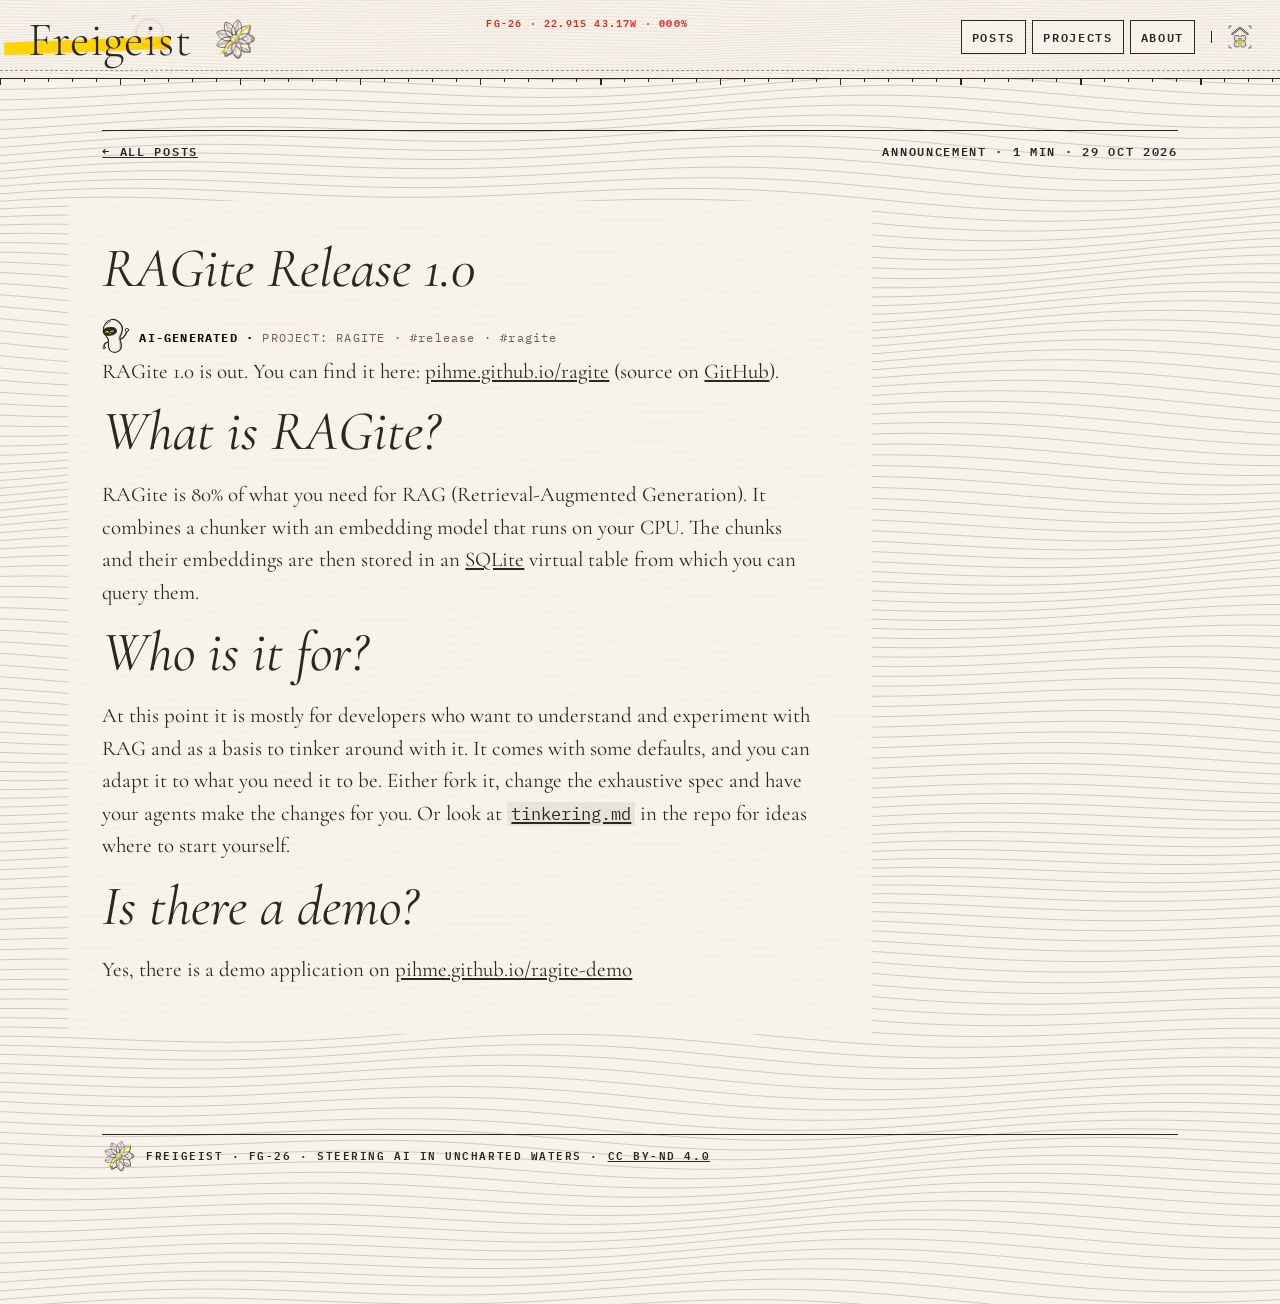
<file: posts/ragite-1.html>
<!doctype html><html lang="en"><head><script>(function(){var P={"acid-green":["#C0FE04","#ff3d7f"],"signal-orange":["#ff5a1f","#2f3cff"],"hot-magenta":["#ff2e88","#0fa3b1"],"cobalt":["#2f3cff","#ff5a1f","#9aa3ff"],"warning-red":["#e8231b","#1f3fbf"],"safety-yellow":["#ffd400","#e8231b"]},k=Object.keys(P),q=new URLSearchParams(location.search).get("accent"),n=P[q]?q:k[Math.floor(Math.random()*k.length)],c=P[n],s=document.documentElement.style;s.setProperty("--accent",c[0]);s.setProperty("--hud",c[1]);s.setProperty("--acc-text",c[2]||c[0]);document.documentElement.dataset.accent=n})();</script><meta charset="utf-8"><meta name="viewport" content="width=device-width,initial-scale=1"><title>RAGite Release 1.0 – Freigeist</title><link rel="stylesheet" href="../theme/fonts.css"><link rel="stylesheet" href="../theme/content.css"><link rel="icon" href="../assets/freigeist-mark.svg"><style>body{margin:0;background:#f8f3ea}svg{display:block;width:100%;height:auto}.m{display:none}@media(max-width:700px){.d{display:none}.m{display:block}}nav.demo{position:fixed;bottom:8px;left:8px;font:12px monospace;background:#111;color:var(--acc-text);padding:4px 8px}nav.demo a{color:var(--acc-text)}</style></head><body class="compact"><svg xmlns="http://www.w3.org/2000/svg" class="d" width="1440" height="900" viewBox="0 0 1440 900"><defs>
<filter id="wc" x="-30%" y="-30%" width="160%" height="160%"><feTurbulence type="fractalNoise" baseFrequency="0.012" numOctaves="3" seed="3" /><feDisplacementMap in="SourceGraphic" scale="60" /><feGaussianBlur stdDeviation="6" /></filter>
<filter id="paper"><feTurbulence type="fractalNoise" baseFrequency="0.9" numOctaves="2" seed="5" /><feColorMatrix values="0 0 0 0 0.45  0 0 0 0 0.38  0 0 0 0 0.3  0 0 0 0.07 0" /></filter>
<filter id="concrete"><feTurbulence type="fractalNoise" baseFrequency="0.04" numOctaves="5" seed="9" /><feColorMatrix values="0 0 0 0 0.3  0 0 0 0 0.3  0 0 0 0 0.32  0 0 0 0.55 0" /></filter>
<filter id="spray" x="-20%" y="-20%" width="140%" height="140%"><feGaussianBlur stdDeviation="1.6" /><feTurbulence type="fractalNoise" baseFrequency="0.8" result="n" /><feDisplacementMap in="SourceGraphic" in2="n" scale="5" /></filter>
<filter id="glow" x="-30%" y="-30%" width="160%" height="160%"><feGaussianBlur stdDeviation="9" result="b" /><feMerge><feMergeNode in="b" /><feMergeNode in="b" /><feMergeNode in="SourceGraphic" /></feMerge></filter>
<filter id="rough"><feTurbulence type="fractalNoise" baseFrequency="0.05" numOctaves="2" seed="2" /><feDisplacementMap in="SourceGraphic" scale="4" /></filter>
</defs><defs><pattern id="hatch" width="6" height="6" patternUnits="userSpaceOnUse" patternTransform="rotate(35)"><line x1="0" y1="0" x2="0" y2="6" stroke="#2b2724" stroke-width=".7" /></pattern>
<pattern id="xhatch" width="6" height="6" patternUnits="userSpaceOnUse" patternTransform="rotate(-25)"><path d="M0 0V6M0 3H6" stroke="#2b2724" stroke-width=".6" /></pattern>
<pattern id="tone" width="7" height="7" patternUnits="userSpaceOnUse" patternTransform="rotate(45)"><circle cx="3.5" cy="3.5" r="1.5" fill="#111" /></pattern></defs><defs><pattern id="fine" width="3.2" height="3.2" patternUnits="userSpaceOnUse" patternTransform="rotate(30)"><line x1="0" y1="0" x2="0" y2="3.2" stroke="#2b2724" stroke-width=".55" /></pattern>
<pattern id="fine2" width="3.2" height="3.2" patternUnits="userSpaceOnUse" patternTransform="rotate(-40)"><path d="M0 0V3.2M0 1.6H3.2" stroke="#2b2724" stroke-width=".45" /></pattern></defs><g class="g-bar g-hstab"><rect x="-20" y="232" width="760" height="58" style="fill:var(--accent)" transform="rotate(-2.2 -20 232)" /></g><g class="g-cross"><g transform="translate(7 -5)"><g style="stroke:var(--hud)" stroke-width="1.5" fill="none"><circle cx="640" cy="190" r="62" /><circle cx="640" cy="190" r="5" /><path d="M0 190H1440M640 0V900" stroke-dasharray="2 6" /><path d="M564 114h20M564 114v20M716 266h-20M716 266v-20" stroke-width="2.5" /></g><text x="724" y="128" text-anchor="start" font-family="IBM Plex Mono" font-weight="600" font-size="12" style="fill:var(--hud)" letter-spacing="1">TGT // FREIGEIST · 22.91S</text><text x="724" y="145" text-anchor="start" font-family="IBM Plex Mono" font-weight="600" font-size="12" style="fill:var(--hud)" letter-spacing="1">LOCK 87% · SIGNAL: SOFT</text></g></g><text x="90" y="290" font-family="Cormorant Garamond" font-weight="300" class="g-title" font-size="220" fill="#2b2724" letter-spacing="4">Freigeist</text></svg><svg xmlns="http://www.w3.org/2000/svg" class="m" width="390" height="844" viewBox="0 0 390 844"><defs>
<filter id="m-wc" x="-30%" y="-30%" width="160%" height="160%"><feTurbulence type="fractalNoise" baseFrequency="0.012" numOctaves="3" seed="3" /><feDisplacementMap in="SourceGraphic" scale="60" /><feGaussianBlur stdDeviation="6" /></filter>
<filter id="m-paper"><feTurbulence type="fractalNoise" baseFrequency="0.9" numOctaves="2" seed="5" /><feColorMatrix values="0 0 0 0 0.45  0 0 0 0 0.38  0 0 0 0 0.3  0 0 0 0.07 0" /></filter>
<filter id="m-concrete"><feTurbulence type="fractalNoise" baseFrequency="0.04" numOctaves="5" seed="9" /><feColorMatrix values="0 0 0 0 0.3  0 0 0 0 0.3  0 0 0 0 0.32  0 0 0 0.55 0" /></filter>
<filter id="m-spray" x="-20%" y="-20%" width="140%" height="140%"><feGaussianBlur stdDeviation="1.6" /><feTurbulence type="fractalNoise" baseFrequency="0.8" result="n" /><feDisplacementMap in="SourceGraphic" in2="n" scale="5" /></filter>
<filter id="m-glow" x="-30%" y="-30%" width="160%" height="160%"><feGaussianBlur stdDeviation="9" result="b" /><feMerge><feMergeNode in="b" /><feMergeNode in="b" /><feMergeNode in="SourceGraphic" /></feMerge></filter>
<filter id="m-rough"><feTurbulence type="fractalNoise" baseFrequency="0.05" numOctaves="2" seed="2" /><feDisplacementMap in="SourceGraphic" scale="4" /></filter>
</defs><defs><pattern id="m-hatch" width="6" height="6" patternUnits="userSpaceOnUse" patternTransform="rotate(35)"><line x1="0" y1="0" x2="0" y2="6" stroke="#2b2724" stroke-width=".7" /></pattern>
<pattern id="m-xhatch" width="6" height="6" patternUnits="userSpaceOnUse" patternTransform="rotate(-25)"><path d="M0 0V6M0 3H6" stroke="#2b2724" stroke-width=".6" /></pattern>
<pattern id="m-tone" width="7" height="7" patternUnits="userSpaceOnUse" patternTransform="rotate(45)"><circle cx="3.5" cy="3.5" r="1.5" fill="#111" /></pattern></defs><defs><pattern id="m-fine" width="3.2" height="3.2" patternUnits="userSpaceOnUse" patternTransform="rotate(30)"><line x1="0" y1="0" x2="0" y2="3.2" stroke="#2b2724" stroke-width=".55" /></pattern>
<pattern id="m-fine2" width="3.2" height="3.2" patternUnits="userSpaceOnUse" patternTransform="rotate(-40)"><path d="M0 0V3.2M0 1.6H3.2" stroke="#2b2724" stroke-width=".45" /></pattern></defs><g class="g-bar g-hstab"><rect x="-10" y="215" width="300" height="40" style="fill:var(--accent)" transform="rotate(-3 -10 215)" /></g><text x="22" y="200" font-family="Cormorant Garamond" font-weight="300" class="g-title" font-size="104" fill="#2b2724">Frei</text><text x="22" y="295" font-family="Cormorant Garamond" font-weight="300" font-style="italic" class="g-title" font-size="104" fill="#2b2724">geist</text></svg><style>
.g-bar,.g-pix,.g-beam,.g-title{transform-box:view-box}
.j1{transform:translate(4px,-2px)}.j2{transform:translate(-6px,3px) skewX(-4deg)}
.rgb{filter:drop-shadow(4px 0 var(--accent)) drop-shadow(-4px 0 var(--hud))}
.flick{opacity:.15}.flick2{opacity:.6}
#tear{position:fixed;left:0;right:0;height:0;pointer-events:none;background:repeating-linear-gradient(0deg,rgba(17,17,17,.25) 0 1px,transparent 1px 3px);mix-blend-mode:multiply;z-index:5}
#tear.on{height:var(--h)}
</style><style>
main.posts{position:relative;background:#f8f3ea url(../theme/waves-desktop.svg) 0 0/100% auto repeat-y;color:#2b2724;padding:80px 8vw 140px;font-family:"Cormorant Garamond",serif}
main.posts .kick{font:600 12px "IBM Plex Mono",monospace;letter-spacing:.14em;border-top:1.5px solid #2b2724;padding-top:10px;margin-bottom:40px;display:flex;justify-content:space-between}
main.posts .grid{display:grid;grid-template-columns:1fr 1fr;gap:72px 8vw;max-width:1200px}
main.posts .meta{font:500 13px "IBM Plex Mono",monospace;letter-spacing:.12em;color:#6b625a}
main.posts .st{display:block;width:120px;height:12px;background:var(--accent);transform:rotate(-2.5deg) skewX(-18deg);margin:14px 0 6px -6px}
main.posts h2{font-style:italic;font-weight:400;font-size:40px;line-height:1.1;margin:8px 0 14px}
main.posts p{font-size:21px;line-height:1.5;max-width:34em;margin:0 0 14px}
main.posts .more{color:#2b2724;font-size:19px}
main.posts footer{margin-top:100px;font:600 11px "IBM Plex Mono",monospace;letter-spacing:.14em;border-top:1.5px solid #2b2724;padding-top:10px}
svg.mk{width:28px;height:28px;display:inline-block;vertical-align:middle}main.posts article{background:rgba(248,243,234,.88);padding:18px 22px 20px;margin:-18px -22px 0}main.posts .kick svg.mk,main.posts footer svg.mk{width:34px;height:34px;margin:-12px 10px -10px 0}#hmark{position:fixed;top:0;width:44px;height:44px;opacity:0;z-index:4;pointer-events:none}@media(max-width:700px){main.posts{padding:48px 24px 110px;background-image:url(../theme/waves-mobile.svg)}main.posts .grid{grid-template-columns:1fr;gap:52px}main.posts h2{font-size:31px}main.posts p{font-size:18px}}
#hbar{position:fixed;left:0;top:0;right:0;background:#f8f3ea;border-bottom:3px solid var(--accent);box-shadow:0 1px 0 #2b2724;opacity:0;pointer-events:none;z-index:3;will-change:opacity}
#hdr{position:fixed;left:0;top:0;transform-origin:0 0;pointer-events:none;z-index:4;overflow:visible;will-change:transform}
</style><main class="posts post"><div class="kick"><a class="back" href="../index.html">← All posts</a><span>ANNOUNCEMENT · 1 MIN · 29 OCT 2026</span></div><div class="prose"><h1>RAGite Release 1.0</h1><div class="tags"><span class="ai-helper" tabindex="0" role="img" aria-label="This post was created by AI." title="This post was created by AI." data-tip="This post was created by AI."><svg height="40" width="33" xmlns="http://www.w3.org/2000/svg" viewBox="-6 -6 116 142" aria-hidden="true" focusable="false"><defs><pattern id="hfh" width="4" height="4" patternUnits="userSpaceOnUse" patternTransform="rotate(-35)"><path d="M0 2H4" stroke="currentColor" stroke-width="1.1"/></pattern></defs><g fill="none" stroke="currentColor" stroke-linecap="round" stroke-linejoin="round"><path d="M32 86 C20 88 14 95 15 103" stroke-width="4.5"/><path d="M68 78 C83 75 91 64 95 50" stroke-width="4.5"/><circle cx="15" cy="106" r="4.5" fill="var(--paper,#f8f3ea)" stroke-width="3.2"/><circle cx="96" cy="44" r="6" fill="var(--paper,#f8f3ea)" stroke-width="3.2"/><g transform="rotate(-7 50 70)"><path d="M50 6 C66 6 84 22 84 42 C84 58 73 64 71 74 C70 82 73 90 73 100 C73 114 62 123 50 123 C37 123 27 114 27 100 C27 90 30 82 29 74 C27 64 16 58 16 42 C16 22 34 6 50 6Z" fill="var(--paper,#f8f3ea)" stroke-width="4.2"/><path d="M80 26 C83 31 84 36 84 42 C84 58 73 64 71 74 C70 82 73 90 73 100 C73 112 66 120 57 122.6 C63.5 119 66 111 66 100 C66 90 64 82 65 74 C67 63 79 58 79 42 C79 36 80 31 80 26Z" fill="url(#hfh)" stroke="none"/><path d="M30 21 q6 -8 14 -9" stroke-width="2.6"/><path d="M15 46 C15 34 30 32 40 33 C54 34 62 38 62 47 C62 57 50 61 38 61 C24 61 15 57 15 46Z" fill="currentColor" stroke-width="3.2"/><path d="M23.5 49 q4.5 -6.5 9 0 M41.5 49 q4.5 -6.5 9 0" stroke="var(--accent,#C0FE04)" stroke-width="3.8"/><path d="M33 54 q5 6 10 0z" fill="var(--accent,#C0FE04)" stroke="none"/></g></g></svg>
</span><span class="ai-label">AI-GENERATED · </span>PROJECT: RAGITE · #release · #ragite</div><p>RAGite 1.0 is out. You can find it here: <a href="https://pihme.github.io/ragite/">pihme.github.io/ragite</a> (source on <a href="https://github.com/pihme/ragite">GitHub</a>).</p>
<h1>What is RAGite?</h1>
<p>RAGite is 80% of what you need for RAG (Retrieval-Augmented Generation). It combines a chunker with an embedding model that runs on your CPU. The chunks and their embeddings are then stored in an <a href="https://sqlite.org">SQLite</a> virtual table from which you can query them.</p>
<h1>Who is it for?</h1>
<p>At this point it is mostly for developers who want to understand and experiment with RAG and as a basis to tinker around with it. It comes with some defaults, and you can adapt it to what you need it to be. Either fork it, change the exhaustive spec and have your agents make the changes for you. Or look at <a href="https://github.com/pihme/ragite/blob/main/docs/tinkering.md"><code>tinkering.md</code></a> in the repo for ideas where to start yourself.</p>
<h1>Is there a demo?</h1>
<p>Yes, there is a demo application on <a href="https://pihme.github.io/ragite-demo/">pihme.github.io/ragite-demo</a></p></div><footer><svg class="mk" viewBox="0 0 88 88"><use href="#fg-mark"/></svg>FREIGEIST · FG-26 · STEERING AI IN UNCHARTED WATERS · <a href="https://creativecommons.org/licenses/by-nd/4.0/" rel="license">CC BY-ND 4.0</a></footer></main>
<svg width="0" height="0" style="position:absolute"><symbol id="fg-mark" viewBox="0 0 88 88"><clipPath id="mk-bl"><polygon points="0,0 88,0 0,88"/></clipPath><clipPath id="mk-br"><polygon points="88,0 88,0 88,88 0,88 0,88"/></clipPath><g clip-path="url(#mk-bl)"><defs><pattern id="mk-ch" width="7" height="7" patternUnits="userSpaceOnUse" patternTransform="rotate(45)"><path d="M0 0V7M0 0H7" stroke="#2b2724" stroke-width="0.9"/></pattern></defs><path transform="translate(44 44) rotate(0)" d="M0 0 C 9.75 -13.649999999999999 29.25 -12.48 39.0 0 C 29.25 12.48 9.75 13.649999999999999 0 0Z" fill="none" stroke="#2b2724" stroke-width="1.1"/><path transform="translate(44 44) rotate(0)" d="M5.85 0 C 14.82 -3.861 27.299999999999997 -3.861 35.88 0" fill="none" stroke="#2b2724" stroke-width="0.5"/><path transform="translate(44 44) rotate(0)" d="M5.85 0 C 14.82 3.861 27.299999999999997 3.861 35.88 0" fill="none" stroke="#2b2724" stroke-width="0.5"/><path transform="translate(44 44) rotate(0)" d="M3.12 0 L35.1 0" stroke="#2b2724" stroke-width="0.45"/><path transform="translate(44 44) rotate(40)" d="M0 0 C 9.75 -13.649999999999999 29.25 -12.48 39.0 0 C 29.25 12.48 9.75 13.649999999999999 0 0Z" fill="none" stroke="#2b2724" stroke-width="1.1"/><path transform="translate(44 44) rotate(40)" d="M5.85 0 C 14.82 -3.861 27.299999999999997 -3.861 35.88 0" fill="none" stroke="#2b2724" stroke-width="0.5"/><path transform="translate(44 44) rotate(40)" d="M5.85 0 C 14.82 3.861 27.299999999999997 3.861 35.88 0" fill="none" stroke="#2b2724" stroke-width="0.5"/><path transform="translate(44 44) rotate(40)" d="M3.12 0 L35.1 0" stroke="#2b2724" stroke-width="0.45"/><path transform="translate(44 44) rotate(80)" d="M0 0 C 9.75 -13.649999999999999 29.25 -12.48 39.0 0 C 29.25 12.48 9.75 13.649999999999999 0 0Z" fill="none" stroke="#2b2724" stroke-width="1.1"/><path transform="translate(44 44) rotate(80)" d="M5.85 0 C 14.82 -3.861 27.299999999999997 -3.861 35.88 0" fill="none" stroke="#2b2724" stroke-width="0.5"/><path transform="translate(44 44) rotate(80)" d="M5.85 0 C 14.82 3.861 27.299999999999997 3.861 35.88 0" fill="none" stroke="#2b2724" stroke-width="0.5"/><path transform="translate(44 44) rotate(80)" d="M3.12 0 L35.1 0" stroke="#2b2724" stroke-width="0.45"/><path transform="translate(44 44) rotate(120)" d="M0 0 C 9.75 -13.649999999999999 29.25 -12.48 39.0 0 C 29.25 12.48 9.75 13.649999999999999 0 0Z" fill="none" stroke="#2b2724" stroke-width="1.1"/><path transform="translate(44 44) rotate(120)" d="M5.85 0 C 14.82 -3.861 27.299999999999997 -3.861 35.88 0" fill="none" stroke="#2b2724" stroke-width="0.5"/><path transform="translate(44 44) rotate(120)" d="M5.85 0 C 14.82 3.861 27.299999999999997 3.861 35.88 0" fill="none" stroke="#2b2724" stroke-width="0.5"/><path transform="translate(44 44) rotate(120)" d="M3.12 0 L35.1 0" stroke="#2b2724" stroke-width="0.45"/><path transform="translate(44 44) rotate(160)" d="M0 0 C 9.75 -13.649999999999999 29.25 -12.48 39.0 0 C 29.25 12.48 9.75 13.649999999999999 0 0Z" fill="none" stroke="#2b2724" stroke-width="1.1"/><path transform="translate(44 44) rotate(160)" d="M5.85 0 C 14.82 -3.861 27.299999999999997 -3.861 35.88 0" fill="none" stroke="#2b2724" stroke-width="0.5"/><path transform="translate(44 44) rotate(160)" d="M5.85 0 C 14.82 3.861 27.299999999999997 3.861 35.88 0" fill="none" stroke="#2b2724" stroke-width="0.5"/><path transform="translate(44 44) rotate(160)" d="M3.12 0 L35.1 0" stroke="#2b2724" stroke-width="0.45"/><path transform="translate(44 44) rotate(200)" d="M0 0 C 9.75 -13.649999999999999 29.25 -12.48 39.0 0 C 29.25 12.48 9.75 13.649999999999999 0 0Z" fill="none" stroke="#2b2724" stroke-width="1.1"/><path transform="translate(44 44) rotate(200)" d="M5.85 0 C 14.82 -3.861 27.299999999999997 -3.861 35.88 0" fill="none" stroke="#2b2724" stroke-width="0.5"/><path transform="translate(44 44) rotate(200)" d="M5.85 0 C 14.82 3.861 27.299999999999997 3.861 35.88 0" fill="none" stroke="#2b2724" stroke-width="0.5"/><path transform="translate(44 44) rotate(200)" d="M3.12 0 L35.1 0" stroke="#2b2724" stroke-width="0.45"/><path transform="translate(44 44) rotate(240)" d="M0 0 C 9.75 -13.649999999999999 29.25 -12.48 39.0 0 C 29.25 12.48 9.75 13.649999999999999 0 0Z" fill="none" stroke="#2b2724" stroke-width="1.1"/><path transform="translate(44 44) rotate(240)" d="M5.85 0 C 14.82 -3.861 27.299999999999997 -3.861 35.88 0" fill="none" stroke="#2b2724" stroke-width="0.5"/><path transform="translate(44 44) rotate(240)" d="M5.85 0 C 14.82 3.861 27.299999999999997 3.861 35.88 0" fill="none" stroke="#2b2724" stroke-width="0.5"/><path transform="translate(44 44) rotate(240)" d="M3.12 0 L35.1 0" stroke="#2b2724" stroke-width="0.45"/><path transform="translate(44 44) rotate(280)" d="M0 0 C 9.75 -13.649999999999999 29.25 -12.48 39.0 0 C 29.25 12.48 9.75 13.649999999999999 0 0Z" fill="none" stroke="#2b2724" stroke-width="1.1"/><path transform="translate(44 44) rotate(280)" d="M5.85 0 C 14.82 -3.861 27.299999999999997 -3.861 35.88 0" fill="none" stroke="#2b2724" stroke-width="0.5"/><path transform="translate(44 44) rotate(280)" d="M5.85 0 C 14.82 3.861 27.299999999999997 3.861 35.88 0" fill="none" stroke="#2b2724" stroke-width="0.5"/><path transform="translate(44 44) rotate(280)" d="M3.12 0 L35.1 0" stroke="#2b2724" stroke-width="0.45"/><path transform="translate(44 44) rotate(320)" d="M0 0 C 9.75 -13.649999999999999 29.25 -12.48 39.0 0 C 29.25 12.48 9.75 13.649999999999999 0 0Z" fill="none" stroke="#2b2724" stroke-width="1.1"/><path transform="translate(44 44) rotate(320)" d="M5.85 0 C 14.82 -3.861 27.299999999999997 -3.861 35.88 0" fill="none" stroke="#2b2724" stroke-width="0.5"/><path transform="translate(44 44) rotate(320)" d="M5.85 0 C 14.82 3.861 27.299999999999997 3.861 35.88 0" fill="none" stroke="#2b2724" stroke-width="0.5"/><path transform="translate(44 44) rotate(320)" d="M3.12 0 L35.1 0" stroke="#2b2724" stroke-width="0.45"/><circle cx="44" cy="44" r="8.84" fill="#f8f3ea" stroke="#2b2724" stroke-width="1.1"/><circle cx="44" cy="44" r="8.84" fill="url(#mk-ch)"/></g><g clip-path="url(#mk-br)" fill="#2b2724"><rect x="47" y="5" width="2" height="2"/><rect x="49" y="5" width="2" height="2"/><rect x="51" y="5" width="2" height="2"/><rect x="45" y="7" width="2" height="2"/><rect x="47" y="7" width="2" height="2" fill="#f8f3ea"/><rect x="47" y="7" width="2" height="2"/><rect x="49" y="7" width="2" height="2" fill="#f8f3ea"/><rect x="51" y="7" width="2" height="2" fill="#f8f3ea"/><rect x="51" y="7" width="2" height="2"/><rect x="53" y="7" width="2" height="2"/><rect x="23" y="9" width="2" height="2"/><rect x="25" y="9" width="2" height="2"/><rect x="27" y="9" width="2" height="2"/><rect x="43" y="9" width="2" height="2"/><rect x="45" y="9" width="2" height="2" fill="#f8f3ea"/><rect x="45" y="9" width="2" height="2"/><rect x="47" y="9" width="2" height="2" fill="#f8f3ea"/><rect x="49" y="9" width="2" height="2" fill="#f8f3ea"/><rect x="49" y="9" width="2" height="2"/><rect x="51" y="9" width="2" height="2" fill="#f8f3ea"/><rect x="53" y="9" width="2" height="2"/><rect x="23" y="11" width="2" height="2"/><rect x="25" y="11" width="2" height="2" fill="#f8f3ea"/><rect x="27" y="11" width="2" height="2" fill="#f8f3ea"/><rect x="27" y="11" width="2" height="2"/><rect x="29" y="11" width="2" height="2"/><rect x="31" y="11" width="2" height="2"/><rect x="41" y="11" width="2" height="2"/><rect x="43" y="11" width="2" height="2" fill="#f8f3ea"/><rect x="43" y="11" width="2" height="2"/><rect x="45" y="11" width="2" height="2" fill="#f8f3ea"/><rect x="47" y="11" width="2" height="2" fill="#f8f3ea"/><rect x="49" y="11" width="2" height="2" fill="#f8f3ea"/><rect x="51" y="11" width="2" height="2" fill="#f8f3ea"/><rect x="53" y="11" width="2" height="2" fill="#f8f3ea"/><rect x="53" y="11" width="2" height="2"/><rect x="55" y="11" width="2" height="2"/><rect x="23" y="13" width="2" height="2" fill="#f8f3ea"/><rect x="23" y="13" width="2" height="2"/><rect x="25" y="13" width="2" height="2" fill="#f8f3ea"/><rect x="25" y="13" width="2" height="2"/><rect x="27" y="13" width="2" height="2" fill="#f8f3ea"/><rect x="27" y="13" width="2" height="2"/><rect x="29" y="13" width="2" height="2" fill="#f8f3ea"/><rect x="31" y="13" width="2" height="2" fill="#f8f3ea"/><rect x="33" y="13" width="2" height="2"/><rect x="35" y="13" width="2" height="2"/><rect x="41" y="13" width="2" height="2" fill="#f8f3ea"/><rect x="41" y="13" width="2" height="2"/><rect x="43" y="13" width="2" height="2" fill="#f8f3ea"/><rect x="45" y="13" width="2" height="2" fill="#f8f3ea"/><rect x="47" y="13" width="2" height="2" fill="#f8f3ea"/><rect x="49" y="13" width="2" height="2" fill="#f8f3ea"/><rect x="51" y="13" width="2" height="2" fill="#f8f3ea"/><rect x="53" y="13" width="2" height="2" fill="#f8f3ea"/><rect x="55" y="13" width="2" height="2"/><rect x="21" y="15" width="2" height="2"/><rect x="23" y="15" width="2" height="2" fill="#f8f3ea"/><rect x="23" y="15" width="2" height="2"/><rect x="25" y="15" width="2" height="2" fill="#f8f3ea"/><rect x="25" y="15" width="2" height="2"/><rect x="27" y="15" width="2" height="2" fill="#f8f3ea"/><rect x="29" y="15" width="2" height="2" fill="#f8f3ea"/><rect x="31" y="15" width="2" height="2" fill="#f8f3ea"/><rect x="33" y="15" width="2" height="2" fill="#f8f3ea"/><rect x="35" y="15" width="2" height="2" fill="#f8f3ea"/><rect x="35" y="15" width="2" height="2"/><rect x="37" y="15" width="2" height="2"/><rect x="39" y="15" width="2" height="2"/><rect x="41" y="15" width="2" height="2" fill="#f8f3ea"/><rect x="43" y="15" width="2" height="2" fill="#f8f3ea"/><rect x="45" y="15" width="2" height="2" fill="#f8f3ea"/><rect x="45" y="15" width="2" height="2"/><rect x="47" y="15" width="2" height="2" fill="#f8f3ea"/><rect x="49" y="15" width="2" height="2" fill="#f8f3ea"/><rect x="51" y="15" width="2" height="2" fill="#f8f3ea"/><rect x="53" y="15" width="2" height="2" fill="#f8f3ea"/><rect x="55" y="15" width="2" height="2" fill="#f8f3ea"/><rect x="55" y="15" width="2" height="2"/><rect x="21" y="17" width="2" height="2"/><rect x="23" y="17" width="2" height="2" fill="#f8f3ea"/><rect x="25" y="17" width="2" height="2" fill="#f8f3ea"/><rect x="27" y="17" width="2" height="2" fill="#f8f3ea"/><rect x="29" y="17" width="2" height="2" fill="#f8f3ea"/><rect x="31" y="17" width="2" height="2" fill="#f8f3ea"/><rect x="33" y="17" width="2" height="2" fill="#f8f3ea"/><rect x="35" y="17" width="2" height="2" fill="#f8f3ea"/><rect x="37" y="17" width="2" height="2" fill="#f8f3ea"/><rect x="37" y="17" width="2" height="2"/><rect x="39" y="17" width="2" height="2" fill="#f8f3ea"/><rect x="39" y="17" width="2" height="2"/><rect x="41" y="17" width="2" height="2" fill="#f8f3ea"/><rect x="43" y="17" width="2" height="2" fill="#f8f3ea"/><rect x="45" y="17" width="2" height="2" fill="#f8f3ea"/><rect x="47" y="17" width="2" height="2" fill="#f8f3ea"/><rect x="49" y="17" width="2" height="2" fill="#f8f3ea"/><rect x="51" y="17" width="2" height="2" fill="#f8f3ea"/><rect x="53" y="17" width="2" height="2" fill="#f8f3ea"/><rect x="55" y="17" width="2" height="2" fill="#f8f3ea"/><rect x="55" y="17" width="2" height="2"/><rect x="61" y="17" width="2" height="2"/><rect x="63" y="17" width="2" height="2"/><rect x="65" y="17" width="2" height="2"/><rect x="67" y="17" width="2" height="2"/><rect x="69" y="17" width="2" height="2"/><rect x="71" y="17" width="2" height="2"/><rect x="73" y="17" width="2" height="2"/><rect x="21" y="19" width="2" height="2"/><rect x="23" y="19" width="2" height="2" fill="#f8f3ea"/><rect x="25" y="19" width="2" height="2" fill="#f8f3ea"/><rect x="27" y="19" width="2" height="2" fill="#f8f3ea"/><rect x="27" y="19" width="2" height="2"/><rect x="29" y="19" width="2" height="2" fill="#f8f3ea"/><rect x="31" y="19" width="2" height="2" fill="#f8f3ea"/><rect x="33" y="19" width="2" height="2" fill="#f8f3ea"/><rect x="33" y="19" width="2" height="2"/><rect x="35" y="19" width="2" height="2" fill="#f8f3ea"/><rect x="37" y="19" width="2" height="2" fill="#f8f3ea"/><rect x="37" y="19" width="2" height="2"/><rect x="39" y="19" width="2" height="2" fill="#f8f3ea"/><rect x="39" y="19" width="2" height="2"/><rect x="41" y="19" width="2" height="2" fill="#f8f3ea"/><rect x="41" y="19" width="2" height="2"/><rect x="43" y="19" width="2" height="2" fill="#f8f3ea"/><rect x="45" y="19" width="2" height="2" fill="#f8f3ea"/><rect x="45" y="19" width="2" height="2"/><rect x="47" y="19" width="2" height="2" fill="#f8f3ea"/><rect x="49" y="19" width="2" height="2" fill="#f8f3ea"/><rect x="51" y="19" width="2" height="2" fill="#f8f3ea"/><rect x="53" y="19" width="2" height="2" fill="#f8f3ea"/><rect x="55" y="19" width="2" height="2" fill="#f8f3ea"/><rect x="57" y="19" width="2" height="2"/><rect x="59" y="19" width="2" height="2" fill="#f8f3ea"/><rect x="59" y="19" width="2" height="2"/><rect x="61" y="19" width="2" height="2" fill="#f8f3ea"/><rect x="61" y="19" width="2" height="2"/><rect x="63" y="19" width="2" height="2" fill="#f8f3ea"/><rect x="65" y="19" width="2" height="2" fill="#f8f3ea"/><rect x="67" y="19" width="2" height="2" fill="#f8f3ea"/><rect x="69" y="19" width="2" height="2" fill="#f8f3ea"/><rect x="71" y="19" width="2" height="2" fill="#f8f3ea"/><rect x="73" y="19" width="2" height="2"/><rect x="21" y="21" width="2" height="2"/><rect x="23" y="21" width="2" height="2" fill="#f8f3ea"/><rect x="25" y="21" width="2" height="2" fill="#f8f3ea"/><rect x="27" y="21" width="2" height="2" fill="#f8f3ea"/><rect x="29" y="21" width="2" height="2" fill="#f8f3ea"/><rect x="31" y="21" width="2" height="2" fill="#f8f3ea"/><rect x="33" y="21" width="2" height="2" fill="#f8f3ea"/><rect x="35" y="21" width="2" height="2" fill="#f8f3ea"/><rect x="37" y="21" width="2" height="2" fill="#f8f3ea"/><rect x="37" y="21" width="2" height="2"/><rect x="39" y="21" width="2" height="2" fill="#f8f3ea"/><rect x="41" y="21" width="2" height="2" fill="#f8f3ea"/><rect x="41" y="21" width="2" height="2"/><rect x="43" y="21" width="2" height="2" fill="#f8f3ea"/><rect x="45" y="21" width="2" height="2" fill="#f8f3ea"/><rect x="47" y="21" width="2" height="2" fill="#f8f3ea"/><rect x="49" y="21" width="2" height="2" fill="#f8f3ea"/><rect x="51" y="21" width="2" height="2" fill="#f8f3ea"/><rect x="53" y="21" width="2" height="2" fill="#f8f3ea"/><rect x="53" y="21" width="2" height="2"/><rect x="55" y="21" width="2" height="2" fill="#f8f3ea"/><rect x="55" y="21" width="2" height="2"/><rect x="57" y="21" width="2" height="2" fill="#f8f3ea"/><rect x="57" y="21" width="2" height="2"/><rect x="59" y="21" width="2" height="2" fill="#f8f3ea"/><rect x="61" y="21" width="2" height="2" fill="#f8f3ea"/><rect x="63" y="21" width="2" height="2" fill="#f8f3ea"/><rect x="65" y="21" width="2" height="2" fill="#f8f3ea"/><rect x="67" y="21" width="2" height="2" fill="#f8f3ea"/><rect x="67" y="21" width="2" height="2"/><rect x="69" y="21" width="2" height="2" fill="#f8f3ea"/><rect x="69" y="21" width="2" height="2"/><rect x="71" y="21" width="2" height="2" fill="#f8f3ea"/><rect x="73" y="21" width="2" height="2"/><rect x="21" y="23" width="2" height="2"/><rect x="23" y="23" width="2" height="2" fill="#f8f3ea"/><rect x="23" y="23" width="2" height="2"/><rect x="25" y="23" width="2" height="2" fill="#f8f3ea"/><rect x="27" y="23" width="2" height="2" fill="#f8f3ea"/><rect x="29" y="23" width="2" height="2" fill="#f8f3ea"/><rect x="29" y="23" width="2" height="2"/><rect x="31" y="23" width="2" height="2" fill="#f8f3ea"/><rect x="33" y="23" width="2" height="2" fill="#f8f3ea"/><rect x="35" y="23" width="2" height="2" fill="#f8f3ea"/><rect x="35" y="23" width="2" height="2"/><rect x="37" y="23" width="2" height="2" fill="#f8f3ea"/><rect x="37" y="23" width="2" height="2"/><rect x="39" y="23" width="2" height="2" fill="#f8f3ea"/><rect x="41" y="23" width="2" height="2" fill="#f8f3ea"/><rect x="43" y="23" width="2" height="2" fill="#f8f3ea"/><rect x="43" y="23" width="2" height="2"/><rect x="45" y="23" width="2" height="2" fill="#f8f3ea"/><rect x="47" y="23" width="2" height="2" fill="#f8f3ea"/><rect x="49" y="23" width="2" height="2" fill="#f8f3ea"/><rect x="51" y="23" width="2" height="2" fill="#f8f3ea"/><rect x="51" y="23" width="2" height="2"/><rect x="53" y="23" width="2" height="2" fill="#f8f3ea"/><rect x="53" y="23" width="2" height="2"/><rect x="55" y="23" width="2" height="2" fill="#f8f3ea"/><rect x="57" y="23" width="2" height="2" fill="#f8f3ea"/><rect x="57" y="23" width="2" height="2"/><rect x="59" y="23" width="2" height="2" fill="#f8f3ea"/><rect x="61" y="23" width="2" height="2" fill="#f8f3ea"/><rect x="63" y="23" width="2" height="2" fill="#f8f3ea"/><rect x="63" y="23" width="2" height="2"/><rect x="65" y="23" width="2" height="2" fill="#f8f3ea"/><rect x="67" y="23" width="2" height="2" fill="#f8f3ea"/><rect x="69" y="23" width="2" height="2" fill="#f8f3ea"/><rect x="71" y="23" width="2" height="2" fill="#f8f3ea"/><rect x="73" y="23" width="2" height="2"/><rect x="15" y="25" width="2" height="2"/><rect x="17" y="25" width="2" height="2"/><rect x="19" y="25" width="2" height="2"/><rect x="21" y="25" width="2" height="2"/><rect x="23" y="25" width="2" height="2" fill="#f8f3ea"/><rect x="23" y="25" width="2" height="2"/><rect x="25" y="25" width="2" height="2" fill="#f8f3ea"/><rect x="27" y="25" width="2" height="2" fill="#f8f3ea"/><rect x="29" y="25" width="2" height="2" fill="#f8f3ea"/><rect x="29" y="25" width="2" height="2"/><rect x="31" y="25" width="2" height="2" fill="#f8f3ea"/><rect x="33" y="25" width="2" height="2" fill="#f8f3ea"/><rect x="35" y="25" width="2" height="2" fill="#f8f3ea"/><rect x="35" y="25" width="2" height="2"/><rect x="37" y="25" width="2" height="2" fill="#f8f3ea"/><rect x="37" y="25" width="2" height="2"/><rect x="39" y="25" width="2" height="2" fill="#f8f3ea"/><rect x="41" y="25" width="2" height="2" fill="#f8f3ea"/><rect x="43" y="25" width="2" height="2" fill="#f8f3ea"/><rect x="43" y="25" width="2" height="2"/><rect x="45" y="25" width="2" height="2" fill="#f8f3ea"/><rect x="47" y="25" width="2" height="2" fill="#f8f3ea"/><rect x="49" y="25" width="2" height="2" fill="#f8f3ea"/><rect x="49" y="25" width="2" height="2"/><rect x="51" y="25" width="2" height="2" fill="#f8f3ea"/><rect x="51" y="25" width="2" height="2"/><rect x="53" y="25" width="2" height="2" fill="#f8f3ea"/><rect x="55" y="25" width="2" height="2" fill="#f8f3ea"/><rect x="55" y="25" width="2" height="2"/><rect x="57" y="25" width="2" height="2" fill="#f8f3ea"/><rect x="57" y="25" width="2" height="2"/><rect x="59" y="25" width="2" height="2" fill="#f8f3ea"/><rect x="59" y="25" width="2" height="2"/><rect x="61" y="25" width="2" height="2" fill="#f8f3ea"/><rect x="63" y="25" width="2" height="2" fill="#f8f3ea"/><rect x="65" y="25" width="2" height="2" fill="#f8f3ea"/><rect x="67" y="25" width="2" height="2" fill="#f8f3ea"/><rect x="69" y="25" width="2" height="2" fill="#f8f3ea"/><rect x="71" y="25" width="2" height="2" fill="#f8f3ea"/><rect x="71" y="25" width="2" height="2"/><rect x="73" y="25" width="2" height="2"/><rect x="9" y="27" width="2" height="2"/><rect x="11" y="27" width="2" height="2"/><rect x="13" y="27" width="2" height="2"/><rect x="15" y="27" width="2" height="2" fill="#f8f3ea"/><rect x="15" y="27" width="2" height="2"/><rect x="17" y="27" width="2" height="2" fill="#f8f3ea"/><rect x="19" y="27" width="2" height="2" fill="#f8f3ea"/><rect x="21" y="27" width="2" height="2" fill="#f8f3ea"/><rect x="23" y="27" width="2" height="2" fill="#f8f3ea"/><rect x="23" y="27" width="2" height="2"/><rect x="25" y="27" width="2" height="2" fill="#f8f3ea"/><rect x="25" y="27" width="2" height="2"/><rect x="27" y="27" width="2" height="2" fill="#f8f3ea"/><rect x="27" y="27" width="2" height="2"/><rect x="29" y="27" width="2" height="2" fill="#f8f3ea"/><rect x="29" y="27" width="2" height="2"/><rect x="31" y="27" width="2" height="2" fill="#f8f3ea"/><rect x="31" y="27" width="2" height="2"/><rect x="33" y="27" width="2" height="2" fill="#f8f3ea"/><rect x="33" y="27" width="2" height="2"/><rect x="35" y="27" width="2" height="2" fill="#f8f3ea"/><rect x="37" y="27" width="2" height="2" fill="#f8f3ea"/><rect x="37" y="27" width="2" height="2"/><rect x="39" y="27" width="2" height="2" fill="#f8f3ea"/><rect x="41" y="27" width="2" height="2" fill="#f8f3ea"/><rect x="43" y="27" width="2" height="2" fill="#f8f3ea"/><rect x="43" y="27" width="2" height="2"/><rect x="45" y="27" width="2" height="2" fill="#f8f3ea"/><rect x="45" y="27" width="2" height="2"/><rect x="47" y="27" width="2" height="2" fill="#f8f3ea"/><rect x="47" y="27" width="2" height="2"/><rect x="49" y="27" width="2" height="2" fill="#f8f3ea"/><rect x="49" y="27" width="2" height="2"/><rect x="51" y="27" width="2" height="2" fill="#f8f3ea"/><rect x="53" y="27" width="2" height="2" fill="#f8f3ea"/><rect x="55" y="27" width="2" height="2" fill="#f8f3ea"/><rect x="55" y="27" width="2" height="2"/><rect x="57" y="27" width="2" height="2" fill="#f8f3ea"/><rect x="59" y="27" width="2" height="2" fill="#f8f3ea"/><rect x="61" y="27" width="2" height="2" fill="#f8f3ea"/><rect x="63" y="27" width="2" height="2" fill="#f8f3ea"/><rect x="65" y="27" width="2" height="2" fill="#f8f3ea"/><rect x="67" y="27" width="2" height="2" fill="#f8f3ea"/><rect x="69" y="27" width="2" height="2" fill="#f8f3ea"/><rect x="71" y="27" width="2" height="2" fill="#f8f3ea"/><rect x="71" y="27" width="2" height="2"/><rect x="7" y="29" width="2" height="2"/><rect x="9" y="29" width="2" height="2" fill="#f8f3ea"/><rect x="9" y="29" width="2" height="2"/><rect x="11" y="29" width="2" height="2" fill="#f8f3ea"/><rect x="13" y="29" width="2" height="2" fill="#f8f3ea"/><rect x="15" y="29" width="2" height="2" fill="#f8f3ea"/><rect x="17" y="29" width="2" height="2" fill="#f8f3ea"/><rect x="19" y="29" width="2" height="2" fill="#f8f3ea"/><rect x="21" y="29" width="2" height="2" fill="#f8f3ea"/><rect x="23" y="29" width="2" height="2" fill="#f8f3ea"/><rect x="23" y="29" width="2" height="2"/><rect x="25" y="29" width="2" height="2" fill="#f8f3ea"/><rect x="25" y="29" width="2" height="2"/><rect x="27" y="29" width="2" height="2" fill="#f8f3ea"/><rect x="29" y="29" width="2" height="2" fill="#f8f3ea"/><rect x="29" y="29" width="2" height="2"/><rect x="31" y="29" width="2" height="2" fill="#f8f3ea"/><rect x="31" y="29" width="2" height="2"/><rect x="33" y="29" width="2" height="2" fill="#f8f3ea"/><rect x="33" y="29" width="2" height="2"/><rect x="35" y="29" width="2" height="2" fill="#f8f3ea"/><rect x="37" y="29" width="2" height="2" fill="#f8f3ea"/><rect x="37" y="29" width="2" height="2"/><rect x="39" y="29" width="2" height="2" fill="#f8f3ea"/><rect x="41" y="29" width="2" height="2" fill="#f8f3ea"/><rect x="43" y="29" width="2" height="2" fill="#f8f3ea"/><rect x="45" y="29" width="2" height="2" fill="#f8f3ea"/><rect x="45" y="29" width="2" height="2"/><rect x="47" y="29" width="2" height="2" fill="#f8f3ea"/><rect x="47" y="29" width="2" height="2"/><rect x="49" y="29" width="2" height="2" fill="#f8f3ea"/><rect x="51" y="29" width="2" height="2" fill="#f8f3ea"/><rect x="53" y="29" width="2" height="2" fill="#f8f3ea"/><rect x="55" y="29" width="2" height="2" fill="#f8f3ea"/><rect x="55" y="29" width="2" height="2"/><rect x="57" y="29" width="2" height="2" fill="#f8f3ea"/><rect x="59" y="29" width="2" height="2" fill="#f8f3ea"/><rect x="61" y="29" width="2" height="2" fill="#f8f3ea"/><rect x="63" y="29" width="2" height="2" fill="#f8f3ea"/><rect x="65" y="29" width="2" height="2" fill="#f8f3ea"/><rect x="67" y="29" width="2" height="2" fill="#f8f3ea"/><rect x="69" y="29" width="2" height="2" fill="#f8f3ea"/><rect x="71" y="29" width="2" height="2"/><rect x="7" y="31" width="2" height="2"/><rect x="9" y="31" width="2" height="2" fill="#f8f3ea"/><rect x="11" y="31" width="2" height="2" fill="#f8f3ea"/><rect x="11" y="31" width="2" height="2"/><rect x="13" y="31" width="2" height="2" fill="#f8f3ea"/><rect x="15" y="31" width="2" height="2" fill="#f8f3ea"/><rect x="17" y="31" width="2" height="2" fill="#f8f3ea"/><rect x="19" y="31" width="2" height="2" fill="#f8f3ea"/><rect x="19" y="31" width="2" height="2"/><rect x="21" y="31" width="2" height="2" fill="#f8f3ea"/><rect x="23" y="31" width="2" height="2" fill="#f8f3ea"/><rect x="25" y="31" width="2" height="2" fill="#f8f3ea"/><rect x="25" y="31" width="2" height="2"/><rect x="27" y="31" width="2" height="2" fill="#f8f3ea"/><rect x="29" y="31" width="2" height="2" fill="#f8f3ea"/><rect x="31" y="31" width="2" height="2" fill="#f8f3ea"/><rect x="33" y="31" width="2" height="2" fill="#f8f3ea"/><rect x="33" y="31" width="2" height="2"/><rect x="35" y="31" width="2" height="2" fill="#f8f3ea"/><rect x="35" y="31" width="2" height="2"/><rect x="37" y="31" width="2" height="2" fill="#f8f3ea"/><rect x="37" y="31" width="2" height="2"/><rect x="39" y="31" width="2" height="2" fill="#f8f3ea"/><rect x="39" y="31" width="2" height="2"/><rect x="41" y="31" width="2" height="2" fill="#f8f3ea"/><rect x="43" y="31" width="2" height="2" fill="#f8f3ea"/><rect x="45" y="31" width="2" height="2" fill="#f8f3ea"/><rect x="45" y="31" width="2" height="2"/><rect x="47" y="31" width="2" height="2" fill="#f8f3ea"/><rect x="49" y="31" width="2" height="2" fill="#f8f3ea"/><rect x="51" y="31" width="2" height="2" fill="#f8f3ea"/><rect x="53" y="31" width="2" height="2" fill="#f8f3ea"/><rect x="55" y="31" width="2" height="2" fill="#f8f3ea"/><rect x="55" y="31" width="2" height="2"/><rect x="57" y="31" width="2" height="2" fill="#f8f3ea"/><rect x="59" y="31" width="2" height="2" fill="#f8f3ea"/><rect x="61" y="31" width="2" height="2" fill="#f8f3ea"/><rect x="63" y="31" width="2" height="2" fill="#f8f3ea"/><rect x="65" y="31" width="2" height="2" fill="#f8f3ea"/><rect x="67" y="31" width="2" height="2" fill="#f8f3ea"/><rect x="69" y="31" width="2" height="2" fill="#f8f3ea"/><rect x="69" y="31" width="2" height="2"/><rect x="71" y="31" width="2" height="2"/><rect x="7" y="33" width="2" height="2"/><rect x="9" y="33" width="2" height="2" fill="#f8f3ea"/><rect x="9" y="33" width="2" height="2"/><rect x="11" y="33" width="2" height="2" fill="#f8f3ea"/><rect x="11" y="33" width="2" height="2"/><rect x="13" y="33" width="2" height="2" fill="#f8f3ea"/><rect x="15" y="33" width="2" height="2" fill="#f8f3ea"/><rect x="17" y="33" width="2" height="2" fill="#f8f3ea"/><rect x="19" y="33" width="2" height="2" fill="#f8f3ea"/><rect x="21" y="33" width="2" height="2" fill="#f8f3ea"/><rect x="23" y="33" width="2" height="2" fill="#f8f3ea"/><rect x="23" y="33" width="2" height="2"/><rect x="25" y="33" width="2" height="2" fill="#f8f3ea"/><rect x="25" y="33" width="2" height="2"/><rect x="27" y="33" width="2" height="2" fill="#f8f3ea"/><rect x="27" y="33" width="2" height="2"/><rect x="29" y="33" width="2" height="2" fill="#f8f3ea"/><rect x="31" y="33" width="2" height="2" fill="#f8f3ea"/><rect x="33" y="33" width="2" height="2" fill="#f8f3ea"/><rect x="35" y="33" width="2" height="2" fill="#f8f3ea"/><rect x="37" y="33" width="2" height="2" fill="#f8f3ea"/><rect x="37" y="33" width="2" height="2"/><rect x="39" y="33" width="2" height="2" fill="#f8f3ea"/><rect x="39" y="33" width="2" height="2"/><rect x="41" y="33" width="2" height="2" fill="#f8f3ea"/><rect x="43" y="33" width="2" height="2" fill="#f8f3ea"/><rect x="43" y="33" width="2" height="2"/><rect x="45" y="33" width="2" height="2" fill="#f8f3ea"/><rect x="45" y="33" width="2" height="2"/><rect x="47" y="33" width="2" height="2" fill="#f8f3ea"/><rect x="47" y="33" width="2" height="2"/><rect x="49" y="33" width="2" height="2" fill="#f8f3ea"/><rect x="51" y="33" width="2" height="2" fill="#f8f3ea"/><rect x="53" y="33" width="2" height="2" fill="#f8f3ea"/><rect x="53" y="33" width="2" height="2"/><rect x="55" y="33" width="2" height="2" fill="#f8f3ea"/><rect x="57" y="33" width="2" height="2" fill="#f8f3ea"/><rect x="57" y="33" width="2" height="2"/><rect x="59" y="33" width="2" height="2" fill="#f8f3ea"/><rect x="59" y="33" width="2" height="2"/><rect x="61" y="33" width="2" height="2" fill="#f8f3ea"/><rect x="61" y="33" width="2" height="2"/><rect x="63" y="33" width="2" height="2" fill="#f8f3ea"/><rect x="63" y="33" width="2" height="2"/><rect x="65" y="33" width="2" height="2" fill="#f8f3ea"/><rect x="65" y="33" width="2" height="2"/><rect x="67" y="33" width="2" height="2" fill="#f8f3ea"/><rect x="67" y="33" width="2" height="2"/><rect x="69" y="33" width="2" height="2"/><rect x="9" y="35" width="2" height="2"/><rect x="11" y="35" width="2" height="2" fill="#f8f3ea"/><rect x="13" y="35" width="2" height="2" fill="#f8f3ea"/><rect x="15" y="35" width="2" height="2" fill="#f8f3ea"/><rect x="17" y="35" width="2" height="2" fill="#f8f3ea"/><rect x="19" y="35" width="2" height="2" fill="#f8f3ea"/><rect x="21" y="35" width="2" height="2" fill="#f8f3ea"/><rect x="23" y="35" width="2" height="2" fill="#f8f3ea"/><rect x="25" y="35" width="2" height="2" fill="#f8f3ea"/><rect x="27" y="35" width="2" height="2" fill="#f8f3ea"/><rect x="27" y="35" width="2" height="2"/><rect x="29" y="35" width="2" height="2" fill="#f8f3ea"/><rect x="29" y="35" width="2" height="2"/><rect x="31" y="35" width="2" height="2" fill="#f8f3ea"/><rect x="33" y="35" width="2" height="2" fill="#f8f3ea"/><rect x="35" y="35" width="2" height="2" fill="#f8f3ea"/><rect x="37" y="35" width="2" height="2" fill="#f8f3ea"/><rect x="37" y="35" width="2" height="2"/><rect x="39" y="35" width="2" height="2" fill="#f8f3ea"/><rect x="39" y="35" width="2" height="2"/><rect x="41" y="35" width="2" height="2" fill="#f8f3ea"/><rect x="41" y="35" width="2" height="2"/><rect x="43" y="35" width="2" height="2" fill="#f8f3ea"/><rect x="43" y="35" width="2" height="2"/><rect x="45" y="35" width="2" height="2" fill="#f8f3ea"/><rect x="45" y="35" width="2" height="2"/><rect x="47" y="35" width="2" height="2" fill="#f8f3ea"/><rect x="47" y="35" width="2" height="2"/><rect x="49" y="35" width="2" height="2" fill="#f8f3ea"/><rect x="49" y="35" width="2" height="2"/><rect x="51" y="35" width="2" height="2" fill="#f8f3ea"/><rect x="51" y="35" width="2" height="2"/><rect x="53" y="35" width="2" height="2" fill="#f8f3ea"/><rect x="53" y="35" width="2" height="2"/><rect x="55" y="35" width="2" height="2" fill="#f8f3ea"/><rect x="55" y="35" width="2" height="2"/><rect x="57" y="35" width="2" height="2" fill="#f8f3ea"/><rect x="57" y="35" width="2" height="2"/><rect x="59" y="35" width="2" height="2" fill="#f8f3ea"/><rect x="61" y="35" width="2" height="2" fill="#f8f3ea"/><rect x="63" y="35" width="2" height="2" fill="#f8f3ea"/><rect x="65" y="35" width="2" height="2" fill="#f8f3ea"/><rect x="67" y="35" width="2" height="2" fill="#f8f3ea"/><rect x="67" y="35" width="2" height="2"/><rect x="69" y="35" width="2" height="2" fill="#f8f3ea"/><rect x="69" y="35" width="2" height="2"/><rect x="71" y="35" width="2" height="2" fill="#f8f3ea"/><rect x="71" y="35" width="2" height="2"/><rect x="73" y="35" width="2" height="2"/><rect x="9" y="37" width="2" height="2"/><rect x="11" y="37" width="2" height="2" fill="#f8f3ea"/><rect x="11" y="37" width="2" height="2"/><rect x="13" y="37" width="2" height="2" fill="#f8f3ea"/><rect x="15" y="37" width="2" height="2" fill="#f8f3ea"/><rect x="17" y="37" width="2" height="2" fill="#f8f3ea"/><rect x="17" y="37" width="2" height="2"/><rect x="19" y="37" width="2" height="2" fill="#f8f3ea"/><rect x="21" y="37" width="2" height="2" fill="#f8f3ea"/><rect x="23" y="37" width="2" height="2" fill="#f8f3ea"/><rect x="25" y="37" width="2" height="2" fill="#f8f3ea"/><rect x="27" y="37" width="2" height="2" fill="#f8f3ea"/><rect x="29" y="37" width="2" height="2" fill="#f8f3ea"/><rect x="29" y="37" width="2" height="2"/><rect x="31" y="37" width="2" height="2" fill="#f8f3ea"/><rect x="31" y="37" width="2" height="2"/><rect x="33" y="37" width="2" height="2" fill="#f8f3ea"/><rect x="35" y="37" width="2" height="2" fill="#f8f3ea"/><rect x="37" y="37" width="2" height="2" fill="#f8f3ea"/><rect x="37" y="37" width="2" height="2"/><rect x="39" y="37" width="2" height="2" fill="#f8f3ea"/><rect x="41" y="37" width="2" height="2" fill="#f8f3ea"/><rect x="41" y="37" width="2" height="2"/><rect x="43" y="37" width="2" height="2" fill="#f8f3ea"/><rect x="45" y="37" width="2" height="2" fill="#f8f3ea"/><rect x="45" y="37" width="2" height="2"/><rect x="47" y="37" width="2" height="2" fill="#f8f3ea"/><rect x="49" y="37" width="2" height="2" fill="#f8f3ea"/><rect x="49" y="37" width="2" height="2"/><rect x="51" y="37" width="2" height="2" fill="#f8f3ea"/><rect x="51" y="37" width="2" height="2"/><rect x="53" y="37" width="2" height="2" fill="#f8f3ea"/><rect x="55" y="37" width="2" height="2" fill="#f8f3ea"/><rect x="57" y="37" width="2" height="2" fill="#f8f3ea"/><rect x="59" y="37" width="2" height="2" fill="#f8f3ea"/><rect x="61" y="37" width="2" height="2" fill="#f8f3ea"/><rect x="63" y="37" width="2" height="2" fill="#f8f3ea"/><rect x="65" y="37" width="2" height="2" fill="#f8f3ea"/><rect x="65" y="37" width="2" height="2"/><rect x="67" y="37" width="2" height="2" fill="#f8f3ea"/><rect x="69" y="37" width="2" height="2" fill="#f8f3ea"/><rect x="71" y="37" width="2" height="2" fill="#f8f3ea"/><rect x="73" y="37" width="2" height="2" fill="#f8f3ea"/><rect x="73" y="37" width="2" height="2"/><rect x="75" y="37" width="2" height="2"/><rect x="77" y="37" width="2" height="2"/><rect x="11" y="39" width="2" height="2"/><rect x="13" y="39" width="2" height="2" fill="#f8f3ea"/><rect x="13" y="39" width="2" height="2"/><rect x="15" y="39" width="2" height="2" fill="#f8f3ea"/><rect x="17" y="39" width="2" height="2" fill="#f8f3ea"/><rect x="19" y="39" width="2" height="2" fill="#f8f3ea"/><rect x="21" y="39" width="2" height="2" fill="#f8f3ea"/><rect x="23" y="39" width="2" height="2" fill="#f8f3ea"/><rect x="23" y="39" width="2" height="2"/><rect x="25" y="39" width="2" height="2" fill="#f8f3ea"/><rect x="25" y="39" width="2" height="2"/><rect x="27" y="39" width="2" height="2" fill="#f8f3ea"/><rect x="27" y="39" width="2" height="2"/><rect x="29" y="39" width="2" height="2" fill="#f8f3ea"/><rect x="29" y="39" width="2" height="2"/><rect x="31" y="39" width="2" height="2" fill="#f8f3ea"/><rect x="31" y="39" width="2" height="2"/><rect x="33" y="39" width="2" height="2" fill="#f8f3ea"/><rect x="33" y="39" width="2" height="2"/><rect x="35" y="39" width="2" height="2" fill="#f8f3ea"/><rect x="35" y="39" width="2" height="2"/><rect x="37" y="39" width="2" height="2" fill="#f8f3ea"/><rect x="39" y="39" width="2" height="2" fill="#f8f3ea"/><rect x="39" y="39" width="2" height="2"/><rect x="41" y="39" width="2" height="2" fill="#f8f3ea"/><rect x="43" y="39" width="2" height="2" fill="#f8f3ea"/><rect x="43" y="39" width="2" height="2"/><rect x="45" y="39" width="2" height="2" fill="#f8f3ea"/><rect x="47" y="39" width="2" height="2" fill="#f8f3ea"/><rect x="47" y="39" width="2" height="2"/><rect x="49" y="39" width="2" height="2" fill="#f8f3ea"/><rect x="51" y="39" width="2" height="2" fill="#f8f3ea"/><rect x="51" y="39" width="2" height="2"/><rect x="53" y="39" width="2" height="2" fill="#f8f3ea"/><rect x="55" y="39" width="2" height="2" fill="#f8f3ea"/><rect x="57" y="39" width="2" height="2" fill="#f8f3ea"/><rect x="59" y="39" width="2" height="2" fill="#f8f3ea"/><rect x="61" y="39" width="2" height="2" fill="#f8f3ea"/><rect x="61" y="39" width="2" height="2"/><rect x="63" y="39" width="2" height="2" fill="#f8f3ea"/><rect x="63" y="39" width="2" height="2"/><rect x="65" y="39" width="2" height="2" fill="#f8f3ea"/><rect x="65" y="39" width="2" height="2"/><rect x="67" y="39" width="2" height="2" fill="#f8f3ea"/><rect x="69" y="39" width="2" height="2" fill="#f8f3ea"/><rect x="71" y="39" width="2" height="2" fill="#f8f3ea"/><rect x="73" y="39" width="2" height="2" fill="#f8f3ea"/><rect x="75" y="39" width="2" height="2" fill="#f8f3ea"/><rect x="77" y="39" width="2" height="2" fill="#f8f3ea"/><rect x="77" y="39" width="2" height="2"/><rect x="79" y="39" width="2" height="2"/><rect x="13" y="41" width="2" height="2"/><rect x="15" y="41" width="2" height="2" fill="#f8f3ea"/><rect x="15" y="41" width="2" height="2"/><rect x="17" y="41" width="2" height="2" fill="#f8f3ea"/><rect x="19" y="41" width="2" height="2" fill="#f8f3ea"/><rect x="19" y="41" width="2" height="2"/><rect x="21" y="41" width="2" height="2" fill="#f8f3ea"/><rect x="21" y="41" width="2" height="2"/><rect x="23" y="41" width="2" height="2" fill="#f8f3ea"/><rect x="23" y="41" width="2" height="2"/><rect x="25" y="41" width="2" height="2" fill="#f8f3ea"/><rect x="27" y="41" width="2" height="2" fill="#f8f3ea"/><rect x="29" y="41" width="2" height="2" fill="#f8f3ea"/><rect x="29" y="41" width="2" height="2"/><rect x="31" y="41" width="2" height="2" fill="#f8f3ea"/><rect x="31" y="41" width="2" height="2"/><rect x="33" y="41" width="2" height="2" fill="#f8f3ea"/><rect x="33" y="41" width="2" height="2"/><rect x="35" y="41" width="2" height="2" fill="#f8f3ea"/><rect x="35" y="41" width="2" height="2"/><rect x="37" y="41" width="2" height="2" fill="#f8f3ea"/><rect x="37" y="41" width="2" height="2"/><rect x="39" y="41" width="2" height="2" fill="#f8f3ea"/><rect x="41" y="41" width="2" height="2" fill="#f8f3ea"/><rect x="41" y="41" width="2" height="2"/><rect x="43" y="41" width="2" height="2" fill="#f8f3ea"/><rect x="45" y="41" width="2" height="2" fill="#f8f3ea"/><rect x="45" y="41" width="2" height="2"/><rect x="47" y="41" width="2" height="2" fill="#f8f3ea"/><rect x="49" y="41" width="2" height="2" fill="#f8f3ea"/><rect x="49" y="41" width="2" height="2"/><rect x="51" y="41" width="2" height="2" fill="#f8f3ea"/><rect x="51" y="41" width="2" height="2"/><rect x="53" y="41" width="2" height="2" fill="#f8f3ea"/><rect x="55" y="41" width="2" height="2" fill="#f8f3ea"/><rect x="57" y="41" width="2" height="2" fill="#f8f3ea"/><rect x="57" y="41" width="2" height="2"/><rect x="59" y="41" width="2" height="2" fill="#f8f3ea"/><rect x="59" y="41" width="2" height="2"/><rect x="61" y="41" width="2" height="2" fill="#f8f3ea"/><rect x="61" y="41" width="2" height="2"/><rect x="63" y="41" width="2" height="2" fill="#f8f3ea"/><rect x="65" y="41" width="2" height="2" fill="#f8f3ea"/><rect x="67" y="41" width="2" height="2" fill="#f8f3ea"/><rect x="69" y="41" width="2" height="2" fill="#f8f3ea"/><rect x="69" y="41" width="2" height="2"/><rect x="71" y="41" width="2" height="2" fill="#f8f3ea"/><rect x="73" y="41" width="2" height="2" fill="#f8f3ea"/><rect x="75" y="41" width="2" height="2" fill="#f8f3ea"/><rect x="75" y="41" width="2" height="2"/><rect x="77" y="41" width="2" height="2" fill="#f8f3ea"/><rect x="79" y="41" width="2" height="2" fill="#f8f3ea"/><rect x="79" y="41" width="2" height="2"/><rect x="81" y="41" width="2" height="2"/><rect x="15" y="43" width="2" height="2"/><rect x="17" y="43" width="2" height="2" fill="#f8f3ea"/><rect x="17" y="43" width="2" height="2"/><rect x="19" y="43" width="2" height="2" fill="#f8f3ea"/><rect x="19" y="43" width="2" height="2"/><rect x="21" y="43" width="2" height="2" fill="#f8f3ea"/><rect x="23" y="43" width="2" height="2" fill="#f8f3ea"/><rect x="25" y="43" width="2" height="2" fill="#f8f3ea"/><rect x="27" y="43" width="2" height="2" fill="#f8f3ea"/><rect x="29" y="43" width="2" height="2" fill="#f8f3ea"/><rect x="31" y="43" width="2" height="2" fill="#f8f3ea"/><rect x="33" y="43" width="2" height="2" fill="#f8f3ea"/><rect x="35" y="43" width="2" height="2" fill="#f8f3ea"/><rect x="35" y="43" width="2" height="2"/><rect x="37" y="43" width="2" height="2" fill="#f8f3ea"/><rect x="39" y="43" width="2" height="2" fill="#f8f3ea"/><rect x="39" y="43" width="2" height="2"/><rect x="41" y="43" width="2" height="2" fill="#f8f3ea"/><rect x="43" y="43" width="2" height="2" fill="#f8f3ea"/><rect x="43" y="43" width="2" height="2"/><rect x="45" y="43" width="2" height="2" fill="#f8f3ea"/><rect x="47" y="43" width="2" height="2" fill="#f8f3ea"/><rect x="47" y="43" width="2" height="2"/><rect x="49" y="43" width="2" height="2" fill="#f8f3ea"/><rect x="51" y="43" width="2" height="2" fill="#f8f3ea"/><rect x="51" y="43" width="2" height="2"/><rect x="53" y="43" width="2" height="2" fill="#f8f3ea"/><rect x="53" y="43" width="2" height="2"/><rect x="55" y="43" width="2" height="2" fill="#f8f3ea"/><rect x="55" y="43" width="2" height="2"/><rect x="57" y="43" width="2" height="2" fill="#f8f3ea"/><rect x="57" y="43" width="2" height="2"/><rect x="59" y="43" width="2" height="2" fill="#f8f3ea"/><rect x="59" y="43" width="2" height="2"/><rect x="61" y="43" width="2" height="2" fill="#f8f3ea"/><rect x="63" y="43" width="2" height="2" fill="#f8f3ea"/><rect x="65" y="43" width="2" height="2" fill="#f8f3ea"/><rect x="67" y="43" width="2" height="2" fill="#f8f3ea"/><rect x="69" y="43" width="2" height="2" fill="#f8f3ea"/><rect x="71" y="43" width="2" height="2" fill="#f8f3ea"/><rect x="73" y="43" width="2" height="2" fill="#f8f3ea"/><rect x="75" y="43" width="2" height="2" fill="#f8f3ea"/><rect x="77" y="43" width="2" height="2" fill="#f8f3ea"/><rect x="77" y="43" width="2" height="2"/><rect x="79" y="43" width="2" height="2" fill="#f8f3ea"/><rect x="81" y="43" width="2" height="2" fill="#f8f3ea"/><rect x="81" y="43" width="2" height="2"/><rect x="13" y="45" width="2" height="2"/><rect x="15" y="45" width="2" height="2" fill="#f8f3ea"/><rect x="15" y="45" width="2" height="2"/><rect x="17" y="45" width="2" height="2" fill="#f8f3ea"/><rect x="19" y="45" width="2" height="2" fill="#f8f3ea"/><rect x="19" y="45" width="2" height="2"/><rect x="21" y="45" width="2" height="2" fill="#f8f3ea"/><rect x="21" y="45" width="2" height="2"/><rect x="23" y="45" width="2" height="2" fill="#f8f3ea"/><rect x="23" y="45" width="2" height="2"/><rect x="25" y="45" width="2" height="2" fill="#f8f3ea"/><rect x="27" y="45" width="2" height="2" fill="#f8f3ea"/><rect x="29" y="45" width="2" height="2" fill="#f8f3ea"/><rect x="29" y="45" width="2" height="2"/><rect x="31" y="45" width="2" height="2" fill="#f8f3ea"/><rect x="33" y="45" width="2" height="2" fill="#f8f3ea"/><rect x="33" y="45" width="2" height="2"/><rect x="35" y="45" width="2" height="2" fill="#f8f3ea"/><rect x="35" y="45" width="2" height="2"/><rect x="37" y="45" width="2" height="2" fill="#f8f3ea"/><rect x="37" y="45" width="2" height="2"/><rect x="39" y="45" width="2" height="2" fill="#f8f3ea"/><rect x="41" y="45" width="2" height="2" fill="#f8f3ea"/><rect x="41" y="45" width="2" height="2"/><rect x="43" y="45" width="2" height="2" fill="#f8f3ea"/><rect x="45" y="45" width="2" height="2" fill="#f8f3ea"/><rect x="45" y="45" width="2" height="2"/><rect x="47" y="45" width="2" height="2" fill="#f8f3ea"/><rect x="49" y="45" width="2" height="2" fill="#f8f3ea"/><rect x="49" y="45" width="2" height="2"/><rect x="51" y="45" width="2" height="2" fill="#f8f3ea"/><rect x="51" y="45" width="2" height="2"/><rect x="53" y="45" width="2" height="2" fill="#f8f3ea"/><rect x="53" y="45" width="2" height="2"/><rect x="55" y="45" width="2" height="2" fill="#f8f3ea"/><rect x="57" y="45" width="2" height="2" fill="#f8f3ea"/><rect x="57" y="45" width="2" height="2"/><rect x="59" y="45" width="2" height="2" fill="#f8f3ea"/><rect x="59" y="45" width="2" height="2"/><rect x="61" y="45" width="2" height="2" fill="#f8f3ea"/><rect x="61" y="45" width="2" height="2"/><rect x="63" y="45" width="2" height="2" fill="#f8f3ea"/><rect x="65" y="45" width="2" height="2" fill="#f8f3ea"/><rect x="67" y="45" width="2" height="2" fill="#f8f3ea"/><rect x="69" y="45" width="2" height="2" fill="#f8f3ea"/><rect x="69" y="45" width="2" height="2"/><rect x="71" y="45" width="2" height="2" fill="#f8f3ea"/><rect x="73" y="45" width="2" height="2" fill="#f8f3ea"/><rect x="75" y="45" width="2" height="2" fill="#f8f3ea"/><rect x="75" y="45" width="2" height="2"/><rect x="77" y="45" width="2" height="2" fill="#f8f3ea"/><rect x="79" y="45" width="2" height="2" fill="#f8f3ea"/><rect x="79" y="45" width="2" height="2"/><rect x="81" y="45" width="2" height="2"/><rect x="11" y="47" width="2" height="2"/><rect x="13" y="47" width="2" height="2" fill="#f8f3ea"/><rect x="13" y="47" width="2" height="2"/><rect x="15" y="47" width="2" height="2" fill="#f8f3ea"/><rect x="17" y="47" width="2" height="2" fill="#f8f3ea"/><rect x="19" y="47" width="2" height="2" fill="#f8f3ea"/><rect x="21" y="47" width="2" height="2" fill="#f8f3ea"/><rect x="23" y="47" width="2" height="2" fill="#f8f3ea"/><rect x="23" y="47" width="2" height="2"/><rect x="25" y="47" width="2" height="2" fill="#f8f3ea"/><rect x="25" y="47" width="2" height="2"/><rect x="27" y="47" width="2" height="2" fill="#f8f3ea"/><rect x="27" y="47" width="2" height="2"/><rect x="29" y="47" width="2" height="2" fill="#f8f3ea"/><rect x="29" y="47" width="2" height="2"/><rect x="31" y="47" width="2" height="2" fill="#f8f3ea"/><rect x="31" y="47" width="2" height="2"/><rect x="33" y="47" width="2" height="2" fill="#f8f3ea"/><rect x="33" y="47" width="2" height="2"/><rect x="35" y="47" width="2" height="2" fill="#f8f3ea"/><rect x="35" y="47" width="2" height="2"/><rect x="37" y="47" width="2" height="2" fill="#f8f3ea"/><rect x="39" y="47" width="2" height="2" fill="#f8f3ea"/><rect x="39" y="47" width="2" height="2"/><rect x="41" y="47" width="2" height="2" fill="#f8f3ea"/><rect x="43" y="47" width="2" height="2" fill="#f8f3ea"/><rect x="43" y="47" width="2" height="2"/><rect x="45" y="47" width="2" height="2" fill="#f8f3ea"/><rect x="47" y="47" width="2" height="2" fill="#f8f3ea"/><rect x="47" y="47" width="2" height="2"/><rect x="49" y="47" width="2" height="2" fill="#f8f3ea"/><rect x="51" y="47" width="2" height="2" fill="#f8f3ea"/><rect x="51" y="47" width="2" height="2"/><rect x="53" y="47" width="2" height="2" fill="#f8f3ea"/><rect x="55" y="47" width="2" height="2" fill="#f8f3ea"/><rect x="57" y="47" width="2" height="2" fill="#f8f3ea"/><rect x="59" y="47" width="2" height="2" fill="#f8f3ea"/><rect x="61" y="47" width="2" height="2" fill="#f8f3ea"/><rect x="61" y="47" width="2" height="2"/><rect x="63" y="47" width="2" height="2" fill="#f8f3ea"/><rect x="63" y="47" width="2" height="2"/><rect x="65" y="47" width="2" height="2" fill="#f8f3ea"/><rect x="65" y="47" width="2" height="2"/><rect x="67" y="47" width="2" height="2" fill="#f8f3ea"/><rect x="69" y="47" width="2" height="2" fill="#f8f3ea"/><rect x="71" y="47" width="2" height="2" fill="#f8f3ea"/><rect x="73" y="47" width="2" height="2" fill="#f8f3ea"/><rect x="75" y="47" width="2" height="2" fill="#f8f3ea"/><rect x="77" y="47" width="2" height="2" fill="#f8f3ea"/><rect x="77" y="47" width="2" height="2"/><rect x="79" y="47" width="2" height="2"/><rect x="9" y="49" width="2" height="2"/><rect x="11" y="49" width="2" height="2" fill="#f8f3ea"/><rect x="11" y="49" width="2" height="2"/><rect x="13" y="49" width="2" height="2" fill="#f8f3ea"/><rect x="15" y="49" width="2" height="2" fill="#f8f3ea"/><rect x="17" y="49" width="2" height="2" fill="#f8f3ea"/><rect x="17" y="49" width="2" height="2"/><rect x="19" y="49" width="2" height="2" fill="#f8f3ea"/><rect x="19" y="49" width="2" height="2"/><rect x="21" y="49" width="2" height="2" fill="#f8f3ea"/><rect x="23" y="49" width="2" height="2" fill="#f8f3ea"/><rect x="25" y="49" width="2" height="2" fill="#f8f3ea"/><rect x="27" y="49" width="2" height="2" fill="#f8f3ea"/><rect x="29" y="49" width="2" height="2" fill="#f8f3ea"/><rect x="29" y="49" width="2" height="2"/><rect x="31" y="49" width="2" height="2" fill="#f8f3ea"/><rect x="31" y="49" width="2" height="2"/><rect x="33" y="49" width="2" height="2" fill="#f8f3ea"/><rect x="35" y="49" width="2" height="2" fill="#f8f3ea"/><rect x="35" y="49" width="2" height="2"/><rect x="37" y="49" width="2" height="2" fill="#f8f3ea"/><rect x="37" y="49" width="2" height="2"/><rect x="39" y="49" width="2" height="2" fill="#f8f3ea"/><rect x="41" y="49" width="2" height="2" fill="#f8f3ea"/><rect x="41" y="49" width="2" height="2"/><rect x="43" y="49" width="2" height="2" fill="#f8f3ea"/><rect x="45" y="49" width="2" height="2" fill="#f8f3ea"/><rect x="45" y="49" width="2" height="2"/><rect x="47" y="49" width="2" height="2" fill="#f8f3ea"/><rect x="49" y="49" width="2" height="2" fill="#f8f3ea"/><rect x="49" y="49" width="2" height="2"/><rect x="51" y="49" width="2" height="2" fill="#f8f3ea"/><rect x="51" y="49" width="2" height="2"/><rect x="53" y="49" width="2" height="2" fill="#f8f3ea"/><rect x="55" y="49" width="2" height="2" fill="#f8f3ea"/><rect x="57" y="49" width="2" height="2" fill="#f8f3ea"/><rect x="59" y="49" width="2" height="2" fill="#f8f3ea"/><rect x="61" y="49" width="2" height="2" fill="#f8f3ea"/><rect x="63" y="49" width="2" height="2" fill="#f8f3ea"/><rect x="65" y="49" width="2" height="2" fill="#f8f3ea"/><rect x="65" y="49" width="2" height="2"/><rect x="67" y="49" width="2" height="2" fill="#f8f3ea"/><rect x="69" y="49" width="2" height="2" fill="#f8f3ea"/><rect x="71" y="49" width="2" height="2" fill="#f8f3ea"/><rect x="73" y="49" width="2" height="2" fill="#f8f3ea"/><rect x="75" y="49" width="2" height="2"/><rect x="77" y="49" width="2" height="2"/><rect x="9" y="51" width="2" height="2"/><rect x="11" y="51" width="2" height="2" fill="#f8f3ea"/><rect x="13" y="51" width="2" height="2" fill="#f8f3ea"/><rect x="15" y="51" width="2" height="2" fill="#f8f3ea"/><rect x="17" y="51" width="2" height="2" fill="#f8f3ea"/><rect x="19" y="51" width="2" height="2" fill="#f8f3ea"/><rect x="21" y="51" width="2" height="2" fill="#f8f3ea"/><rect x="23" y="51" width="2" height="2" fill="#f8f3ea"/><rect x="25" y="51" width="2" height="2" fill="#f8f3ea"/><rect x="27" y="51" width="2" height="2" fill="#f8f3ea"/><rect x="27" y="51" width="2" height="2"/><rect x="29" y="51" width="2" height="2" fill="#f8f3ea"/><rect x="29" y="51" width="2" height="2"/><rect x="31" y="51" width="2" height="2" fill="#f8f3ea"/><rect x="33" y="51" width="2" height="2" fill="#f8f3ea"/><rect x="35" y="51" width="2" height="2" fill="#f8f3ea"/><rect x="37" y="51" width="2" height="2" fill="#f8f3ea"/><rect x="37" y="51" width="2" height="2"/><rect x="39" y="51" width="2" height="2" fill="#f8f3ea"/><rect x="39" y="51" width="2" height="2"/><rect x="41" y="51" width="2" height="2" fill="#f8f3ea"/><rect x="41" y="51" width="2" height="2"/><rect x="43" y="51" width="2" height="2" fill="#f8f3ea"/><rect x="43" y="51" width="2" height="2"/><rect x="45" y="51" width="2" height="2" fill="#f8f3ea"/><rect x="45" y="51" width="2" height="2"/><rect x="47" y="51" width="2" height="2" fill="#f8f3ea"/><rect x="47" y="51" width="2" height="2"/><rect x="49" y="51" width="2" height="2" fill="#f8f3ea"/><rect x="49" y="51" width="2" height="2"/><rect x="51" y="51" width="2" height="2" fill="#f8f3ea"/><rect x="51" y="51" width="2" height="2"/><rect x="53" y="51" width="2" height="2" fill="#f8f3ea"/><rect x="53" y="51" width="2" height="2"/><rect x="55" y="51" width="2" height="2" fill="#f8f3ea"/><rect x="55" y="51" width="2" height="2"/><rect x="57" y="51" width="2" height="2" fill="#f8f3ea"/><rect x="57" y="51" width="2" height="2"/><rect x="59" y="51" width="2" height="2" fill="#f8f3ea"/><rect x="61" y="51" width="2" height="2" fill="#f8f3ea"/><rect x="63" y="51" width="2" height="2" fill="#f8f3ea"/><rect x="65" y="51" width="2" height="2" fill="#f8f3ea"/><rect x="67" y="51" width="2" height="2" fill="#f8f3ea"/><rect x="67" y="51" width="2" height="2"/><rect x="69" y="51" width="2" height="2" fill="#f8f3ea"/><rect x="69" y="51" width="2" height="2"/><rect x="71" y="51" width="2" height="2" fill="#f8f3ea"/><rect x="71" y="51" width="2" height="2"/><rect x="73" y="51" width="2" height="2"/><rect x="7" y="53" width="2" height="2"/><rect x="9" y="53" width="2" height="2" fill="#f8f3ea"/><rect x="9" y="53" width="2" height="2"/><rect x="11" y="53" width="2" height="2" fill="#f8f3ea"/><rect x="11" y="53" width="2" height="2"/><rect x="13" y="53" width="2" height="2" fill="#f8f3ea"/><rect x="15" y="53" width="2" height="2" fill="#f8f3ea"/><rect x="17" y="53" width="2" height="2" fill="#f8f3ea"/><rect x="19" y="53" width="2" height="2" fill="#f8f3ea"/><rect x="21" y="53" width="2" height="2" fill="#f8f3ea"/><rect x="23" y="53" width="2" height="2" fill="#f8f3ea"/><rect x="23" y="53" width="2" height="2"/><rect x="25" y="53" width="2" height="2" fill="#f8f3ea"/><rect x="25" y="53" width="2" height="2"/><rect x="27" y="53" width="2" height="2" fill="#f8f3ea"/><rect x="27" y="53" width="2" height="2"/><rect x="29" y="53" width="2" height="2" fill="#f8f3ea"/><rect x="31" y="53" width="2" height="2" fill="#f8f3ea"/><rect x="33" y="53" width="2" height="2" fill="#f8f3ea"/><rect x="35" y="53" width="2" height="2" fill="#f8f3ea"/><rect x="37" y="53" width="2" height="2" fill="#f8f3ea"/><rect x="37" y="53" width="2" height="2"/><rect x="39" y="53" width="2" height="2" fill="#f8f3ea"/><rect x="39" y="53" width="2" height="2"/><rect x="41" y="53" width="2" height="2" fill="#f8f3ea"/><rect x="43" y="53" width="2" height="2" fill="#f8f3ea"/><rect x="43" y="53" width="2" height="2"/><rect x="45" y="53" width="2" height="2" fill="#f8f3ea"/><rect x="45" y="53" width="2" height="2"/><rect x="47" y="53" width="2" height="2" fill="#f8f3ea"/><rect x="47" y="53" width="2" height="2"/><rect x="49" y="53" width="2" height="2" fill="#f8f3ea"/><rect x="51" y="53" width="2" height="2" fill="#f8f3ea"/><rect x="53" y="53" width="2" height="2" fill="#f8f3ea"/><rect x="53" y="53" width="2" height="2"/><rect x="55" y="53" width="2" height="2" fill="#f8f3ea"/><rect x="55" y="53" width="2" height="2"/><rect x="57" y="53" width="2" height="2" fill="#f8f3ea"/><rect x="57" y="53" width="2" height="2"/><rect x="59" y="53" width="2" height="2" fill="#f8f3ea"/><rect x="59" y="53" width="2" height="2"/><rect x="61" y="53" width="2" height="2" fill="#f8f3ea"/><rect x="61" y="53" width="2" height="2"/><rect x="63" y="53" width="2" height="2" fill="#f8f3ea"/><rect x="63" y="53" width="2" height="2"/><rect x="65" y="53" width="2" height="2" fill="#f8f3ea"/><rect x="65" y="53" width="2" height="2"/><rect x="67" y="53" width="2" height="2" fill="#f8f3ea"/><rect x="67" y="53" width="2" height="2"/><rect x="69" y="53" width="2" height="2"/><rect x="7" y="55" width="2" height="2"/><rect x="9" y="55" width="2" height="2" fill="#f8f3ea"/><rect x="11" y="55" width="2" height="2" fill="#f8f3ea"/><rect x="11" y="55" width="2" height="2"/><rect x="13" y="55" width="2" height="2" fill="#f8f3ea"/><rect x="15" y="55" width="2" height="2" fill="#f8f3ea"/><rect x="17" y="55" width="2" height="2" fill="#f8f3ea"/><rect x="19" y="55" width="2" height="2" fill="#f8f3ea"/><rect x="19" y="55" width="2" height="2"/><rect x="21" y="55" width="2" height="2" fill="#f8f3ea"/><rect x="23" y="55" width="2" height="2" fill="#f8f3ea"/><rect x="25" y="55" width="2" height="2" fill="#f8f3ea"/><rect x="25" y="55" width="2" height="2"/><rect x="27" y="55" width="2" height="2" fill="#f8f3ea"/><rect x="29" y="55" width="2" height="2" fill="#f8f3ea"/><rect x="31" y="55" width="2" height="2" fill="#f8f3ea"/><rect x="33" y="55" width="2" height="2" fill="#f8f3ea"/><rect x="33" y="55" width="2" height="2"/><rect x="35" y="55" width="2" height="2" fill="#f8f3ea"/><rect x="35" y="55" width="2" height="2"/><rect x="37" y="55" width="2" height="2" fill="#f8f3ea"/><rect x="37" y="55" width="2" height="2"/><rect x="39" y="55" width="2" height="2" fill="#f8f3ea"/><rect x="39" y="55" width="2" height="2"/><rect x="41" y="55" width="2" height="2" fill="#f8f3ea"/><rect x="43" y="55" width="2" height="2" fill="#f8f3ea"/><rect x="45" y="55" width="2" height="2" fill="#f8f3ea"/><rect x="45" y="55" width="2" height="2"/><rect x="47" y="55" width="2" height="2" fill="#f8f3ea"/><rect x="49" y="55" width="2" height="2" fill="#f8f3ea"/><rect x="51" y="55" width="2" height="2" fill="#f8f3ea"/><rect x="53" y="55" width="2" height="2" fill="#f8f3ea"/><rect x="55" y="55" width="2" height="2" fill="#f8f3ea"/><rect x="55" y="55" width="2" height="2"/><rect x="57" y="55" width="2" height="2" fill="#f8f3ea"/><rect x="59" y="55" width="2" height="2" fill="#f8f3ea"/><rect x="61" y="55" width="2" height="2" fill="#f8f3ea"/><rect x="63" y="55" width="2" height="2" fill="#f8f3ea"/><rect x="65" y="55" width="2" height="2" fill="#f8f3ea"/><rect x="67" y="55" width="2" height="2" fill="#f8f3ea"/><rect x="69" y="55" width="2" height="2" fill="#f8f3ea"/><rect x="69" y="55" width="2" height="2"/><rect x="71" y="55" width="2" height="2"/><rect x="7" y="57" width="2" height="2"/><rect x="9" y="57" width="2" height="2" fill="#f8f3ea"/><rect x="9" y="57" width="2" height="2"/><rect x="11" y="57" width="2" height="2" fill="#f8f3ea"/><rect x="13" y="57" width="2" height="2" fill="#f8f3ea"/><rect x="15" y="57" width="2" height="2" fill="#f8f3ea"/><rect x="17" y="57" width="2" height="2" fill="#f8f3ea"/><rect x="19" y="57" width="2" height="2" fill="#f8f3ea"/><rect x="21" y="57" width="2" height="2" fill="#f8f3ea"/><rect x="23" y="57" width="2" height="2" fill="#f8f3ea"/><rect x="23" y="57" width="2" height="2"/><rect x="25" y="57" width="2" height="2" fill="#f8f3ea"/><rect x="25" y="57" width="2" height="2"/><rect x="27" y="57" width="2" height="2" fill="#f8f3ea"/><rect x="29" y="57" width="2" height="2" fill="#f8f3ea"/><rect x="29" y="57" width="2" height="2"/><rect x="31" y="57" width="2" height="2" fill="#f8f3ea"/><rect x="31" y="57" width="2" height="2"/><rect x="33" y="57" width="2" height="2" fill="#f8f3ea"/><rect x="33" y="57" width="2" height="2"/><rect x="35" y="57" width="2" height="2" fill="#f8f3ea"/><rect x="37" y="57" width="2" height="2" fill="#f8f3ea"/><rect x="37" y="57" width="2" height="2"/><rect x="39" y="57" width="2" height="2" fill="#f8f3ea"/><rect x="41" y="57" width="2" height="2" fill="#f8f3ea"/><rect x="43" y="57" width="2" height="2" fill="#f8f3ea"/><rect x="45" y="57" width="2" height="2" fill="#f8f3ea"/><rect x="45" y="57" width="2" height="2"/><rect x="47" y="57" width="2" height="2" fill="#f8f3ea"/><rect x="47" y="57" width="2" height="2"/><rect x="49" y="57" width="2" height="2" fill="#f8f3ea"/><rect x="51" y="57" width="2" height="2" fill="#f8f3ea"/><rect x="53" y="57" width="2" height="2" fill="#f8f3ea"/><rect x="55" y="57" width="2" height="2" fill="#f8f3ea"/><rect x="55" y="57" width="2" height="2"/><rect x="57" y="57" width="2" height="2" fill="#f8f3ea"/><rect x="59" y="57" width="2" height="2" fill="#f8f3ea"/><rect x="61" y="57" width="2" height="2" fill="#f8f3ea"/><rect x="63" y="57" width="2" height="2" fill="#f8f3ea"/><rect x="65" y="57" width="2" height="2" fill="#f8f3ea"/><rect x="67" y="57" width="2" height="2" fill="#f8f3ea"/><rect x="69" y="57" width="2" height="2" fill="#f8f3ea"/><rect x="71" y="57" width="2" height="2"/><rect x="9" y="59" width="2" height="2"/><rect x="11" y="59" width="2" height="2"/><rect x="13" y="59" width="2" height="2"/><rect x="15" y="59" width="2" height="2" fill="#f8f3ea"/><rect x="15" y="59" width="2" height="2"/><rect x="17" y="59" width="2" height="2" fill="#f8f3ea"/><rect x="17" y="59" width="2" height="2"/><rect x="19" y="59" width="2" height="2" fill="#f8f3ea"/><rect x="21" y="59" width="2" height="2" fill="#f8f3ea"/><rect x="23" y="59" width="2" height="2" fill="#f8f3ea"/><rect x="23" y="59" width="2" height="2"/><rect x="25" y="59" width="2" height="2" fill="#f8f3ea"/><rect x="25" y="59" width="2" height="2"/><rect x="27" y="59" width="2" height="2" fill="#f8f3ea"/><rect x="27" y="59" width="2" height="2"/><rect x="29" y="59" width="2" height="2" fill="#f8f3ea"/><rect x="29" y="59" width="2" height="2"/><rect x="31" y="59" width="2" height="2" fill="#f8f3ea"/><rect x="31" y="59" width="2" height="2"/><rect x="33" y="59" width="2" height="2" fill="#f8f3ea"/><rect x="35" y="59" width="2" height="2" fill="#f8f3ea"/><rect x="37" y="59" width="2" height="2" fill="#f8f3ea"/><rect x="37" y="59" width="2" height="2"/><rect x="39" y="59" width="2" height="2" fill="#f8f3ea"/><rect x="41" y="59" width="2" height="2" fill="#f8f3ea"/><rect x="43" y="59" width="2" height="2" fill="#f8f3ea"/><rect x="43" y="59" width="2" height="2"/><rect x="45" y="59" width="2" height="2" fill="#f8f3ea"/><rect x="45" y="59" width="2" height="2"/><rect x="47" y="59" width="2" height="2" fill="#f8f3ea"/><rect x="47" y="59" width="2" height="2"/><rect x="49" y="59" width="2" height="2" fill="#f8f3ea"/><rect x="49" y="59" width="2" height="2"/><rect x="51" y="59" width="2" height="2" fill="#f8f3ea"/><rect x="53" y="59" width="2" height="2" fill="#f8f3ea"/><rect x="55" y="59" width="2" height="2" fill="#f8f3ea"/><rect x="55" y="59" width="2" height="2"/><rect x="57" y="59" width="2" height="2" fill="#f8f3ea"/><rect x="59" y="59" width="2" height="2" fill="#f8f3ea"/><rect x="61" y="59" width="2" height="2" fill="#f8f3ea"/><rect x="63" y="59" width="2" height="2" fill="#f8f3ea"/><rect x="65" y="59" width="2" height="2" fill="#f8f3ea"/><rect x="67" y="59" width="2" height="2" fill="#f8f3ea"/><rect x="69" y="59" width="2" height="2" fill="#f8f3ea"/><rect x="71" y="59" width="2" height="2" fill="#f8f3ea"/><rect x="71" y="59" width="2" height="2"/><rect x="17" y="61" width="2" height="2"/><rect x="19" y="61" width="2" height="2"/><rect x="21" y="61" width="2" height="2"/><rect x="23" y="61" width="2" height="2" fill="#f8f3ea"/><rect x="23" y="61" width="2" height="2"/><rect x="25" y="61" width="2" height="2" fill="#f8f3ea"/><rect x="25" y="61" width="2" height="2"/><rect x="27" y="61" width="2" height="2" fill="#f8f3ea"/><rect x="29" y="61" width="2" height="2" fill="#f8f3ea"/><rect x="29" y="61" width="2" height="2"/><rect x="31" y="61" width="2" height="2" fill="#f8f3ea"/><rect x="33" y="61" width="2" height="2" fill="#f8f3ea"/><rect x="35" y="61" width="2" height="2" fill="#f8f3ea"/><rect x="35" y="61" width="2" height="2"/><rect x="37" y="61" width="2" height="2" fill="#f8f3ea"/><rect x="37" y="61" width="2" height="2"/><rect x="39" y="61" width="2" height="2" fill="#f8f3ea"/><rect x="41" y="61" width="2" height="2" fill="#f8f3ea"/><rect x="43" y="61" width="2" height="2" fill="#f8f3ea"/><rect x="43" y="61" width="2" height="2"/><rect x="45" y="61" width="2" height="2" fill="#f8f3ea"/><rect x="47" y="61" width="2" height="2" fill="#f8f3ea"/><rect x="49" y="61" width="2" height="2" fill="#f8f3ea"/><rect x="49" y="61" width="2" height="2"/><rect x="51" y="61" width="2" height="2" fill="#f8f3ea"/><rect x="51" y="61" width="2" height="2"/><rect x="53" y="61" width="2" height="2" fill="#f8f3ea"/><rect x="55" y="61" width="2" height="2" fill="#f8f3ea"/><rect x="55" y="61" width="2" height="2"/><rect x="57" y="61" width="2" height="2" fill="#f8f3ea"/><rect x="57" y="61" width="2" height="2"/><rect x="59" y="61" width="2" height="2" fill="#f8f3ea"/><rect x="59" y="61" width="2" height="2"/><rect x="61" y="61" width="2" height="2" fill="#f8f3ea"/><rect x="63" y="61" width="2" height="2" fill="#f8f3ea"/><rect x="65" y="61" width="2" height="2" fill="#f8f3ea"/><rect x="67" y="61" width="2" height="2" fill="#f8f3ea"/><rect x="69" y="61" width="2" height="2" fill="#f8f3ea"/><rect x="71" y="61" width="2" height="2" fill="#f8f3ea"/><rect x="71" y="61" width="2" height="2"/><rect x="73" y="61" width="2" height="2"/><rect x="21" y="63" width="2" height="2"/><rect x="23" y="63" width="2" height="2" fill="#f8f3ea"/><rect x="23" y="63" width="2" height="2"/><rect x="25" y="63" width="2" height="2" fill="#f8f3ea"/><rect x="27" y="63" width="2" height="2" fill="#f8f3ea"/><rect x="29" y="63" width="2" height="2" fill="#f8f3ea"/><rect x="29" y="63" width="2" height="2"/><rect x="31" y="63" width="2" height="2" fill="#f8f3ea"/><rect x="33" y="63" width="2" height="2" fill="#f8f3ea"/><rect x="35" y="63" width="2" height="2" fill="#f8f3ea"/><rect x="35" y="63" width="2" height="2"/><rect x="37" y="63" width="2" height="2" fill="#f8f3ea"/><rect x="37" y="63" width="2" height="2"/><rect x="39" y="63" width="2" height="2" fill="#f8f3ea"/><rect x="41" y="63" width="2" height="2" fill="#f8f3ea"/><rect x="43" y="63" width="2" height="2" fill="#f8f3ea"/><rect x="43" y="63" width="2" height="2"/><rect x="45" y="63" width="2" height="2" fill="#f8f3ea"/><rect x="47" y="63" width="2" height="2" fill="#f8f3ea"/><rect x="49" y="63" width="2" height="2" fill="#f8f3ea"/><rect x="51" y="63" width="2" height="2" fill="#f8f3ea"/><rect x="51" y="63" width="2" height="2"/><rect x="53" y="63" width="2" height="2" fill="#f8f3ea"/><rect x="53" y="63" width="2" height="2"/><rect x="55" y="63" width="2" height="2" fill="#f8f3ea"/><rect x="57" y="63" width="2" height="2" fill="#f8f3ea"/><rect x="57" y="63" width="2" height="2"/><rect x="59" y="63" width="2" height="2" fill="#f8f3ea"/><rect x="61" y="63" width="2" height="2" fill="#f8f3ea"/><rect x="63" y="63" width="2" height="2" fill="#f8f3ea"/><rect x="63" y="63" width="2" height="2"/><rect x="65" y="63" width="2" height="2" fill="#f8f3ea"/><rect x="65" y="63" width="2" height="2"/><rect x="67" y="63" width="2" height="2" fill="#f8f3ea"/><rect x="69" y="63" width="2" height="2" fill="#f8f3ea"/><rect x="71" y="63" width="2" height="2" fill="#f8f3ea"/><rect x="73" y="63" width="2" height="2"/><rect x="21" y="65" width="2" height="2"/><rect x="23" y="65" width="2" height="2" fill="#f8f3ea"/><rect x="25" y="65" width="2" height="2" fill="#f8f3ea"/><rect x="27" y="65" width="2" height="2" fill="#f8f3ea"/><rect x="29" y="65" width="2" height="2" fill="#f8f3ea"/><rect x="31" y="65" width="2" height="2" fill="#f8f3ea"/><rect x="33" y="65" width="2" height="2" fill="#f8f3ea"/><rect x="35" y="65" width="2" height="2" fill="#f8f3ea"/><rect x="37" y="65" width="2" height="2" fill="#f8f3ea"/><rect x="37" y="65" width="2" height="2"/><rect x="39" y="65" width="2" height="2" fill="#f8f3ea"/><rect x="41" y="65" width="2" height="2" fill="#f8f3ea"/><rect x="41" y="65" width="2" height="2"/><rect x="43" y="65" width="2" height="2" fill="#f8f3ea"/><rect x="45" y="65" width="2" height="2" fill="#f8f3ea"/><rect x="47" y="65" width="2" height="2" fill="#f8f3ea"/><rect x="49" y="65" width="2" height="2" fill="#f8f3ea"/><rect x="51" y="65" width="2" height="2" fill="#f8f3ea"/><rect x="53" y="65" width="2" height="2" fill="#f8f3ea"/><rect x="53" y="65" width="2" height="2"/><rect x="55" y="65" width="2" height="2" fill="#f8f3ea"/><rect x="55" y="65" width="2" height="2"/><rect x="57" y="65" width="2" height="2" fill="#f8f3ea"/><rect x="57" y="65" width="2" height="2"/><rect x="59" y="65" width="2" height="2" fill="#f8f3ea"/><rect x="61" y="65" width="2" height="2" fill="#f8f3ea"/><rect x="63" y="65" width="2" height="2" fill="#f8f3ea"/><rect x="65" y="65" width="2" height="2" fill="#f8f3ea"/><rect x="67" y="65" width="2" height="2" fill="#f8f3ea"/><rect x="67" y="65" width="2" height="2"/><rect x="69" y="65" width="2" height="2" fill="#f8f3ea"/><rect x="69" y="65" width="2" height="2"/><rect x="71" y="65" width="2" height="2" fill="#f8f3ea"/><rect x="73" y="65" width="2" height="2"/><rect x="21" y="67" width="2" height="2"/><rect x="23" y="67" width="2" height="2" fill="#f8f3ea"/><rect x="25" y="67" width="2" height="2" fill="#f8f3ea"/><rect x="27" y="67" width="2" height="2" fill="#f8f3ea"/><rect x="27" y="67" width="2" height="2"/><rect x="29" y="67" width="2" height="2" fill="#f8f3ea"/><rect x="31" y="67" width="2" height="2" fill="#f8f3ea"/><rect x="33" y="67" width="2" height="2" fill="#f8f3ea"/><rect x="33" y="67" width="2" height="2"/><rect x="35" y="67" width="2" height="2" fill="#f8f3ea"/><rect x="37" y="67" width="2" height="2" fill="#f8f3ea"/><rect x="37" y="67" width="2" height="2"/><rect x="39" y="67" width="2" height="2" fill="#f8f3ea"/><rect x="39" y="67" width="2" height="2"/><rect x="41" y="67" width="2" height="2" fill="#f8f3ea"/><rect x="41" y="67" width="2" height="2"/><rect x="43" y="67" width="2" height="2" fill="#f8f3ea"/><rect x="45" y="67" width="2" height="2" fill="#f8f3ea"/><rect x="45" y="67" width="2" height="2"/><rect x="47" y="67" width="2" height="2" fill="#f8f3ea"/><rect x="49" y="67" width="2" height="2" fill="#f8f3ea"/><rect x="51" y="67" width="2" height="2" fill="#f8f3ea"/><rect x="53" y="67" width="2" height="2" fill="#f8f3ea"/><rect x="55" y="67" width="2" height="2" fill="#f8f3ea"/><rect x="55" y="67" width="2" height="2"/><rect x="57" y="67" width="2" height="2"/><rect x="59" y="67" width="2" height="2" fill="#f8f3ea"/><rect x="59" y="67" width="2" height="2"/><rect x="61" y="67" width="2" height="2" fill="#f8f3ea"/><rect x="61" y="67" width="2" height="2"/><rect x="63" y="67" width="2" height="2" fill="#f8f3ea"/><rect x="65" y="67" width="2" height="2" fill="#f8f3ea"/><rect x="67" y="67" width="2" height="2" fill="#f8f3ea"/><rect x="69" y="67" width="2" height="2" fill="#f8f3ea"/><rect x="71" y="67" width="2" height="2" fill="#f8f3ea"/><rect x="73" y="67" width="2" height="2"/><rect x="21" y="69" width="2" height="2"/><rect x="23" y="69" width="2" height="2" fill="#f8f3ea"/><rect x="25" y="69" width="2" height="2" fill="#f8f3ea"/><rect x="27" y="69" width="2" height="2" fill="#f8f3ea"/><rect x="29" y="69" width="2" height="2" fill="#f8f3ea"/><rect x="31" y="69" width="2" height="2" fill="#f8f3ea"/><rect x="33" y="69" width="2" height="2" fill="#f8f3ea"/><rect x="35" y="69" width="2" height="2" fill="#f8f3ea"/><rect x="37" y="69" width="2" height="2" fill="#f8f3ea"/><rect x="37" y="69" width="2" height="2"/><rect x="39" y="69" width="2" height="2" fill="#f8f3ea"/><rect x="39" y="69" width="2" height="2"/><rect x="41" y="69" width="2" height="2" fill="#f8f3ea"/><rect x="43" y="69" width="2" height="2" fill="#f8f3ea"/><rect x="45" y="69" width="2" height="2" fill="#f8f3ea"/><rect x="47" y="69" width="2" height="2" fill="#f8f3ea"/><rect x="49" y="69" width="2" height="2" fill="#f8f3ea"/><rect x="51" y="69" width="2" height="2" fill="#f8f3ea"/><rect x="53" y="69" width="2" height="2" fill="#f8f3ea"/><rect x="55" y="69" width="2" height="2" fill="#f8f3ea"/><rect x="55" y="69" width="2" height="2"/><rect x="61" y="69" width="2" height="2"/><rect x="63" y="69" width="2" height="2"/><rect x="65" y="69" width="2" height="2"/><rect x="67" y="69" width="2" height="2"/><rect x="69" y="69" width="2" height="2"/><rect x="71" y="69" width="2" height="2"/><rect x="73" y="69" width="2" height="2"/><rect x="21" y="71" width="2" height="2"/><rect x="23" y="71" width="2" height="2" fill="#f8f3ea"/><rect x="23" y="71" width="2" height="2"/><rect x="25" y="71" width="2" height="2" fill="#f8f3ea"/><rect x="25" y="71" width="2" height="2"/><rect x="27" y="71" width="2" height="2" fill="#f8f3ea"/><rect x="27" y="71" width="2" height="2"/><rect x="29" y="71" width="2" height="2" fill="#f8f3ea"/><rect x="31" y="71" width="2" height="2" fill="#f8f3ea"/><rect x="33" y="71" width="2" height="2" fill="#f8f3ea"/><rect x="35" y="71" width="2" height="2" fill="#f8f3ea"/><rect x="35" y="71" width="2" height="2"/><rect x="37" y="71" width="2" height="2"/><rect x="39" y="71" width="2" height="2"/><rect x="41" y="71" width="2" height="2" fill="#f8f3ea"/><rect x="43" y="71" width="2" height="2" fill="#f8f3ea"/><rect x="45" y="71" width="2" height="2" fill="#f8f3ea"/><rect x="45" y="71" width="2" height="2"/><rect x="47" y="71" width="2" height="2" fill="#f8f3ea"/><rect x="49" y="71" width="2" height="2" fill="#f8f3ea"/><rect x="51" y="71" width="2" height="2" fill="#f8f3ea"/><rect x="53" y="71" width="2" height="2" fill="#f8f3ea"/><rect x="55" y="71" width="2" height="2" fill="#f8f3ea"/><rect x="55" y="71" width="2" height="2"/><rect x="23" y="73" width="2" height="2" fill="#f8f3ea"/><rect x="23" y="73" width="2" height="2"/><rect x="25" y="73" width="2" height="2" fill="#f8f3ea"/><rect x="25" y="73" width="2" height="2"/><rect x="27" y="73" width="2" height="2" fill="#f8f3ea"/><rect x="27" y="73" width="2" height="2"/><rect x="29" y="73" width="2" height="2" fill="#f8f3ea"/><rect x="31" y="73" width="2" height="2" fill="#f8f3ea"/><rect x="31" y="73" width="2" height="2"/><rect x="33" y="73" width="2" height="2"/><rect x="35" y="73" width="2" height="2"/><rect x="41" y="73" width="2" height="2" fill="#f8f3ea"/><rect x="41" y="73" width="2" height="2"/><rect x="43" y="73" width="2" height="2" fill="#f8f3ea"/><rect x="45" y="73" width="2" height="2" fill="#f8f3ea"/><rect x="47" y="73" width="2" height="2" fill="#f8f3ea"/><rect x="49" y="73" width="2" height="2" fill="#f8f3ea"/><rect x="51" y="73" width="2" height="2" fill="#f8f3ea"/><rect x="53" y="73" width="2" height="2" fill="#f8f3ea"/><rect x="55" y="73" width="2" height="2"/><rect x="23" y="75" width="2" height="2"/><rect x="25" y="75" width="2" height="2" fill="#f8f3ea"/><rect x="27" y="75" width="2" height="2" fill="#f8f3ea"/><rect x="27" y="75" width="2" height="2"/><rect x="29" y="75" width="2" height="2"/><rect x="31" y="75" width="2" height="2"/><rect x="41" y="75" width="2" height="2"/><rect x="43" y="75" width="2" height="2" fill="#f8f3ea"/><rect x="43" y="75" width="2" height="2"/><rect x="45" y="75" width="2" height="2" fill="#f8f3ea"/><rect x="47" y="75" width="2" height="2" fill="#f8f3ea"/><rect x="49" y="75" width="2" height="2" fill="#f8f3ea"/><rect x="51" y="75" width="2" height="2" fill="#f8f3ea"/><rect x="53" y="75" width="2" height="2" fill="#f8f3ea"/><rect x="53" y="75" width="2" height="2"/><rect x="55" y="75" width="2" height="2"/><rect x="23" y="77" width="2" height="2"/><rect x="25" y="77" width="2" height="2"/><rect x="27" y="77" width="2" height="2"/><rect x="43" y="77" width="2" height="2"/><rect x="45" y="77" width="2" height="2" fill="#f8f3ea"/><rect x="45" y="77" width="2" height="2"/><rect x="47" y="77" width="2" height="2" fill="#f8f3ea"/><rect x="49" y="77" width="2" height="2" fill="#f8f3ea"/><rect x="49" y="77" width="2" height="2"/><rect x="51" y="77" width="2" height="2" fill="#f8f3ea"/><rect x="53" y="77" width="2" height="2"/><rect x="45" y="79" width="2" height="2"/><rect x="47" y="79" width="2" height="2" fill="#f8f3ea"/><rect x="47" y="79" width="2" height="2"/><rect x="49" y="79" width="2" height="2" fill="#f8f3ea"/><rect x="51" y="79" width="2" height="2" fill="#f8f3ea"/><rect x="51" y="79" width="2" height="2"/><rect x="53" y="79" width="2" height="2"/><rect x="47" y="81" width="2" height="2"/><rect x="49" y="81" width="2" height="2"/><rect x="51" y="81" width="2" height="2"/></g><line x1="74" y1="14" x2="14" y2="74" style="stroke:var(--accent)" stroke-width="3"/></symbol></svg><style>
#hbar{overflow:visible;box-shadow:none;border-bottom:1.5px solid #2b2724}
#hbar .hw{position:absolute;inset:0;background:url(../theme/waves-bar.svg) 0 0/720px auto repeat;opacity:.55}
#hbar .hd{position:absolute;left:0;right:0;bottom:7px;border-top:1px dashed rgba(43,39,36,.45)}
#hbar .ht{position:absolute;left:0;right:0;bottom:-7px;height:7px;background:repeating-linear-gradient(90deg,#2b2724 0 1px,transparent 1px 24px),repeating-linear-gradient(90deg,#2b2724 0 1.5px,transparent 1.5px 120px);background-size:100% 4px,100% 7px;background-repeat:no-repeat}
#hbar .hs{position:absolute;left:40%;top:50px;width:24%;height:13px;transform:rotate(5deg) skewX(-20deg);transform-origin:0 50%}
#hbar .hs i{display:block;width:100%;height:100%;background:var(--accent)}
#hbar .hro{position:absolute;left:38%;top:13px;font:600 10px "IBM Plex Mono",monospace;letter-spacing:.12em;color:var(--hud)}
#hbar .hro b{font-weight:700}
#hbar .hn{position:absolute;right:28px;top:20px;display:flex;gap:6px;pointer-events:auto}
#hbar .hn a{font:600 12px "IBM Plex Mono",monospace;letter-spacing:.14em;text-transform:uppercase;color:#2b2724;text-decoration:none;padding:6px 10px;background:rgba(248,243,234,.9);border:1px solid #2b2724}
#hbar .hn a:hover{background:#111;color:var(--acc-text)}
#hbar .hm{display:none}
@media(max-width:700px){#hbar .hro{left:auto;right:58px;top:10px;font-size:8px}#hbar .hs{left:40%;top:62px;width:36%;height:9px}
#hbar .hn{display:none;position:absolute;right:10px;top:64px;flex-direction:column;gap:4px}#hbar.open .hn{display:flex}
#hbar .hm{display:block;position:absolute;right:12px;top:24px;width:34px;height:30px;background:#111;border:0;padding:7px 8px;pointer-events:auto}#hbar .hm i{display:block;height:2px;background:var(--acc-text);margin:0 0 5px}#hbar .hm i:nth-child(2){width:70%}}
</style><a id="hhome" href="../index.html" aria-label="Freigeist – home"></a><style>#hhome{position:fixed;z-index:6;pointer-events:none}body.compact>svg.d,body.compact>svg.m{position:absolute;top:0;left:0;visibility:hidden;pointer-events:none}body.compact main.posts{position:relative;z-index:1;margin-top:0;padding-top:130px}@media(max-width:700px){body.compact main.posts{padding-top:110px}}</style><div id="hbar"><i class="hw"></i><i class="hd"></i><i class="ht"></i>
<span class="hro">FG-26 · 22.91S 43.17W · <b id="hpct">000</b>%</span>
<nav class="hn"><a href="../index.html">Posts</a><a href="../projects.html">Projects</a><a href="../about.html">About</a><span class="hn-sep" aria-hidden="true"></span><a class="mdmtmr-nav" href="https://pihme.github.io/my-data-my-tools-my-rules/" aria-label="My Data, My Tools, My Rules" title="My Data, My Tools, My Rules" data-tip="My Data, My Tools, My Rules"><svg width="24" height="24" xmlns="http://www.w3.org/2000/svg" aria-hidden="true" focusable="false" viewBox="0 0 88 88"><defs><pattern id="mdn-h0" width="5" height="5" patternUnits="userSpaceOnUse" patternTransform="rotate(45)"><path d="M0 0V5" stroke="currentColor" stroke-width="1.2"/></pattern><pattern id="mdn-h1" width="5" height="5" patternUnits="userSpaceOnUse" patternTransform="rotate(-45)"><path d="M0 0V5" stroke="currentColor" stroke-width="1.2"/></pattern><pattern id="mdn-h2" width="5" height="5" patternUnits="userSpaceOnUse" patternTransform="rotate(0)"><path d="M0 0V5" stroke="currentColor" stroke-width="1.2"/></pattern><pattern id="mdn-h3" width="5" height="5" patternUnits="userSpaceOnUse" patternTransform="rotate(90)"><path d="M0 0V5" stroke="currentColor" stroke-width="1.2"/></pattern><mask id="mdn-ring"><rect width="88" height="88" fill="#fff"/><circle cx="44.0" cy="54.21798" r="10.108979999999999" fill="#000"/><path d="M41.12 57.10 L46.88 57.10 L49.76 69.09 L38.24 69.09Z" stroke="#000" stroke-width="9.66" stroke-linejoin="round"/></mask></defs><polyline points="16.03,33.34 44.00,9.86 71.97,33.34" fill="none" stroke="currentColor" stroke-width="7.38" stroke-linecap="round" stroke-linejoin="round"/><polyline points="16.03,33.34 44.00,9.86 71.97,33.34" fill="none" stroke="var(--paper,#f8f3ea)" stroke-width="2.98" stroke-linecap="round" stroke-linejoin="round"/><polyline points="16.03,33.34 44.00,9.86 71.97,33.34" fill="none" stroke="currentColor" stroke-width="0" stroke-linecap="round" stroke-linejoin="round"/><g mask="url(#mdn-ring)"><rect x="23.13" y="38.50" width="18.46" height="18.46" rx="4.43" fill="url(#mdn-h0)"/><rect x="23.13" y="38.50" width="18.46" height="18.46" rx="4.43" fill="none" stroke="currentColor" stroke-width="2.2"/><rect x="46.41" y="38.50" width="18.46" height="18.46" rx="4.43" fill="url(#mdn-h1)"/><rect x="46.41" y="38.50" width="18.46" height="18.46" rx="4.43" fill="none" stroke="currentColor" stroke-width="2.2"/><rect x="23.13" y="61.79" width="18.46" height="18.46" rx="4.43" fill="url(#mdn-h2)"/><rect x="23.13" y="61.79" width="18.46" height="18.46" rx="4.43" fill="none" stroke="currentColor" stroke-width="2.2"/><rect x="46.41" y="61.79" width="18.46" height="18.46" rx="4.43" fill="url(#mdn-h3)"/><rect x="46.41" y="61.79" width="18.46" height="18.46" rx="4.43" fill="none" stroke="currentColor" stroke-width="2.2"/></g><g fill="var(--accent,#C0FE04)" stroke="currentColor" stroke-width="2.2" stroke-linejoin="round"><path d="M41.12 57.10 L46.88 57.10 L49.76 69.09 L38.24 69.09Z"/><circle cx="44.00" cy="54.22" r="5.28"/></g><path d="M41.12 57.10 L46.88 57.10 L49.76 69.09 L38.24 69.09Z" fill="var(--accent,#C0FE04)" stroke="var(--accent,#C0FE04)" stroke-width="0.6"/><path d="M4 14V4H14" fill="none" stroke="currentColor" stroke-width="2.4"/><path d="M84 14V4H74" fill="none" stroke="currentColor" stroke-width="2.4"/><path d="M4 74V84H14" fill="none" stroke="currentColor" stroke-width="2.4"/><path d="M84 74V84H74" fill="none" stroke="currentColor" stroke-width="2.4"/></svg></a></nav>
<button class="hm" aria-label="Menu" onclick="this.parentNode.classList.toggle('open')"><i></i><i></i><i></i></button></div><svg id="hmark" class="mk " viewBox="0 0 88 88"><use href="#fg-mark"/></svg><script>
(function(){const RM=matchMedia('(prefers-reduced-motion: reduce)').matches;let st=null,tick=false;
const bar=document.getElementById('hbar');
function build(){if(st){st.hdr.remove();st.orig.forEach(e=>e.style.visibility='')}
 const sv=[...document.querySelectorAll('body>svg')].find(s=>s.getBoundingClientRect().width>0);if(!sv)return;
 const vb=sv.viewBox.baseVal,ns='http://www.w3.org/2000/svg',hd=document.createElementNS(ns,'svg');
 hd.id='hdr';hd.style.width=vb.width+'px';hd.style.height=vb.height+'px';hd.setAttribute('viewBox',`0 0 ${vb.width} ${vb.height}`);hd.setAttribute('width',vb.width);hd.setAttribute('height',vb.height);
 sv.querySelectorAll('defs').forEach(d=>hd.appendChild(d.cloneNode(true)));
 const orig=[];sv.querySelectorAll('.g-hstab,.g-cross,.g-title').forEach(e=>{const c=e.cloneNode(true);
  if(e.classList.contains('g-cross')){c.querySelectorAll('[stroke-dasharray]').forEach(x=>x.remove());
   e.querySelectorAll('circle,text,path:not([stroke-dasharray])').forEach(x=>{x.style.visibility='hidden';orig.push(x)})}
  else{e.style.visibility='hidden';orig.push(e)}hd.appendChild(c)});
 document.body.appendChild(hd);
 let tb=null;hd.querySelectorAll('.g-title').forEach(t=>{const b=t.getBBox();tb=tb?{x:Math.min(tb.x,b.x),y:Math.min(tb.y,b.y),r:Math.max(tb.r,b.x+b.width),b:Math.max(tb.b,b.y+b.height)}:{x:b.x,y:b.y,r:b.x+b.width,b:b.y+b.height}});
 const mob=vb.width<700,Hc=mob?62:58;
 st={hdr:hd,orig,sv,vb,tb,Hc,mob,kc:Hc/(tb.b-tb.y),dist:(tb.b)*(sv.getBoundingClientRect().width/vb.width)*.9};bar.style.height=(Hc+(mob?16:20))+'px';upd()}
function upd(){tick=false;if(!st)return;const y=scrollY,w=st.sv.getBoundingClientRect().width,k0=w/st.vb.width,top0=st.sv.getBoundingClientRect().top+y;
 let p=Math.min(1,Math.max(0,y/st.dist));if(document.body.classList.contains('compact'))p=1;if(RM)p=p>.5?1:0;const e=p*p*(3-2*p);
 const kc=st.kc,tx1=(st.mob?18:28)-st.tb.x*kc,ty1=(st.mob?9:11)-st.tb.y*kc,ty0=top0-y;
 const k=k0+(kc-k0)*e,tx=tx1*e,ty=ty0+(ty1-ty0)*e;
 st.hdr.style.transform=`translate(${tx}px,${ty}px) scale(${k})`;bar.style.opacity=e;{const hh=document.getElementById('hhome');if(hh){hh.style.left=(tx+st.tb.x*k)+'px';hh.style.top=(ty+st.tb.y*k)+'px';hh.style.width=((st.tb.r-st.tb.x)*k+(st.mob?54:66))+'px';hh.style.height=Math.max(30,(st.tb.b-st.tb.y)*k)+'px';hh.style.pointerEvents=e>.6?'auto':'none'}}bar.style.pointerEvents=e>.6?'':'none';if(e<.6)bar.classList.remove('open');const hp=document.getElementById('hpct');if(hp)hp.textContent=String(Math.round(100*scrollY/Math.max(1,document.documentElement.scrollHeight-innerHeight))).padStart(3,'0');const hm=document.getElementById('hmark');hm.style.opacity=e;hm.style.left=(tx1+st.tb.r*kc+(st.mob?10:18))+'px';hm.style.top=((st.mob?16:20)+st.Hc-44)/2+'px';hm.style.transform=`scale(${.6+.4*e})`;
 st.hdr.querySelectorAll('.g-cross').forEach(c=>{c.style.opacity=1-e*.35;c.querySelectorAll('text').forEach(t=>t.style.opacity=1-e)})}
addEventListener('scroll',()=>{if(!tick){tick=true;requestAnimationFrame(upd)}},{passive:true});
addEventListener('resize',()=>requestAnimationFrame(build));
(document.fonts?document.fonts.ready:Promise.resolve()).then(build);})();
</script><div id="tear"></div><script>
(function(){if(matchMedia('(prefers-reduced-motion: reduce)').matches)return;
const R=(a,b)=>a+Math.random()*(b-a),P=a=>a[Math.floor(Math.random()*a.length)];
const vis=()=>[...document.querySelectorAll('svg')].find(s=>s.getBoundingClientRect().width>0);
function hit(el,cls,ms){el.classList.add(cls);setTimeout(()=>el.classList.remove(cls),ms)}
function burst(){const q=c=>[...document.querySelectorAll('.'+c)].filter(e=>e.getClientRects().length&&getComputedStyle(e).visibility!='hidden');
 const fx=[
  ()=>q('g-bar').forEach((e,i)=>{let n=0,t=setInterval(()=>{e.classList.toggle(P(['j1','j2']));if(++n>5){clearInterval(t);e.classList.remove('j1','j2')}},R(40,90))}),
  ()=>q('g-title').forEach(e=>{hit(e,'rgb',R(120,280));setTimeout(()=>hit(e,'j1',80),60)}),
  ()=>q('g-pix').forEach(e=>{hit(e,'rgb',R(150,300));hit(e,P(['j1','j2']),R(90,200))}),
  ()=>q('g-beam').forEach(e=>{let n=0,t=setInterval(()=>{e.classList.toggle(P(['flick','flick2']));if(++n>6){clearInterval(t);e.classList.remove('flick','flick2')}},R(30,70))}),
  ()=>{if(Math.random()<.5){const t=document.getElementById('tear');t.style.top=R(5,90)+'vh';t.style.setProperty('--h',R(6,30)+'px');hit(t,'on',R(80,180))}}];
 const k=Math.random()<.3?3:Math.random()<.6?2:1;for(let i=0;i<k;i++)setTimeout(P(fx),R(0,250));
 setTimeout(burst,R(1800,4800))}
setTimeout(burst,1200)})();
</script><div id="mdmtmr-hero" hidden><span class="hn-sep" aria-hidden="true"></span><a class="mdmtmr-nav" href="https://pihme.github.io/my-data-my-tools-my-rules/" aria-label="My Data, My Tools, My Rules" title="My Data, My Tools, My Rules" data-tip="My Data, My Tools, My Rules"><svg width="24" height="24" xmlns="http://www.w3.org/2000/svg" aria-hidden="true" focusable="false" viewBox="0 0 88 88"><defs><pattern id="mdh-h0" width="5" height="5" patternUnits="userSpaceOnUse" patternTransform="rotate(45)"><path d="M0 0V5" stroke="currentColor" stroke-width="1.2"/></pattern><pattern id="mdh-h1" width="5" height="5" patternUnits="userSpaceOnUse" patternTransform="rotate(-45)"><path d="M0 0V5" stroke="currentColor" stroke-width="1.2"/></pattern><pattern id="mdh-h2" width="5" height="5" patternUnits="userSpaceOnUse" patternTransform="rotate(0)"><path d="M0 0V5" stroke="currentColor" stroke-width="1.2"/></pattern><pattern id="mdh-h3" width="5" height="5" patternUnits="userSpaceOnUse" patternTransform="rotate(90)"><path d="M0 0V5" stroke="currentColor" stroke-width="1.2"/></pattern><mask id="mdh-ring"><rect width="88" height="88" fill="#fff"/><circle cx="44.0" cy="54.21798" r="10.108979999999999" fill="#000"/><path d="M41.12 57.10 L46.88 57.10 L49.76 69.09 L38.24 69.09Z" stroke="#000" stroke-width="9.66" stroke-linejoin="round"/></mask></defs><polyline points="16.03,33.34 44.00,9.86 71.97,33.34" fill="none" stroke="currentColor" stroke-width="7.38" stroke-linecap="round" stroke-linejoin="round"/><polyline points="16.03,33.34 44.00,9.86 71.97,33.34" fill="none" stroke="var(--paper,#f8f3ea)" stroke-width="2.98" stroke-linecap="round" stroke-linejoin="round"/><polyline points="16.03,33.34 44.00,9.86 71.97,33.34" fill="none" stroke="currentColor" stroke-width="0" stroke-linecap="round" stroke-linejoin="round"/><g mask="url(#mdh-ring)"><rect x="23.13" y="38.50" width="18.46" height="18.46" rx="4.43" fill="url(#mdh-h0)"/><rect x="23.13" y="38.50" width="18.46" height="18.46" rx="4.43" fill="none" stroke="currentColor" stroke-width="2.2"/><rect x="46.41" y="38.50" width="18.46" height="18.46" rx="4.43" fill="url(#mdh-h1)"/><rect x="46.41" y="38.50" width="18.46" height="18.46" rx="4.43" fill="none" stroke="currentColor" stroke-width="2.2"/><rect x="23.13" y="61.79" width="18.46" height="18.46" rx="4.43" fill="url(#mdh-h2)"/><rect x="23.13" y="61.79" width="18.46" height="18.46" rx="4.43" fill="none" stroke="currentColor" stroke-width="2.2"/><rect x="46.41" y="61.79" width="18.46" height="18.46" rx="4.43" fill="url(#mdh-h3)"/><rect x="46.41" y="61.79" width="18.46" height="18.46" rx="4.43" fill="none" stroke="currentColor" stroke-width="2.2"/></g><g fill="var(--accent,#C0FE04)" stroke="currentColor" stroke-width="2.2" stroke-linejoin="round"><path d="M41.12 57.10 L46.88 57.10 L49.76 69.09 L38.24 69.09Z"/><circle cx="44.00" cy="54.22" r="5.28"/></g><path d="M41.12 57.10 L46.88 57.10 L49.76 69.09 L38.24 69.09Z" fill="var(--accent,#C0FE04)" stroke="var(--accent,#C0FE04)" stroke-width="0.6"/><path d="M4 14V4H14" fill="none" stroke="currentColor" stroke-width="2.4"/><path d="M84 14V4H74" fill="none" stroke="currentColor" stroke-width="2.4"/><path d="M4 74V84H14" fill="none" stroke="currentColor" stroke-width="2.4"/><path d="M84 74V84H74" fill="none" stroke="currentColor" stroke-width="2.4"/></svg></a></div><script>
(function(){
 function place(){
  const host=document.getElementById('mdmtmr-hero'); if(!host) return;
  if(document.body.classList.contains('compact')){host.hidden=true;return;}
  const sv=[...document.querySelectorAll('body>svg.d')].find(s=>s.getBoundingClientRect().width>0);
  if(!sv || matchMedia('(max-width:700px)').matches){host.hidden=true;return;}
  const about=[...sv.querySelectorAll('a')].find(a=>a.textContent.trim()==='About');
  if(!about){host.hidden=true;return;}
  const t=about.closest('text'); if(!t){host.hidden=true;return;}
  let b; try{b=t.getBBox()}catch(e){host.hidden=true;return;}
  const vb=sv.viewBox.baseVal, rect=sv.getBoundingClientRect();
  const sx=rect.width/vb.width, sy=rect.height/vb.height;
  const gap=14; // CSS px gap text→divider and divider→icon
  // document position of SVG top-left
  const top=rect.top+scrollY, left=rect.left+scrollX;
  const aboutRight=left+(b.x+b.width)*sx;
  const midY=top+(b.y+b.height/2)*sy;
  host.hidden=false;
  host.style.left=(aboutRight)+'px';
  host.style.top=midY+'px';
  host.style.transform='translateY(-50%)';
 }
 addEventListener('resize',()=>requestAnimationFrame(place));
 addEventListener('scroll',()=>requestAnimationFrame(place),{passive:true});
 (document.fonts?document.fonts.ready:Promise.resolve()).then(()=>requestAnimationFrame(place));
})();
</script></body></html>
</file>
<file: theme/fonts.css>
@font-face{font-family:'Cormorant Garamond';src:url(fonts/CormorantGaramond-VariableFont_wght.ttf) format('truetype');font-style:normal;font-weight:300 700;font-display:swap}
@font-face{font-family:'Cormorant Garamond';src:url(fonts/CormorantGaramond-Italic-VariableFont_wght.ttf) format('truetype');font-style:italic;font-weight:300 700;font-display:swap}
@font-face{font-family:'IBM Plex Mono';src:url(fonts/IBMPlexMono-Regular.ttf) format('truetype');font-style:normal;font-weight:400 500;font-display:swap}
@font-face{font-family:'IBM Plex Mono';src:url(fonts/IBMPlexMono-SemiBold.ttf) format('truetype');font-style:normal;font-weight:600;font-display:swap}
@font-face{font-family:'IBM Plex Mono';src:url(fonts/IBMPlexMono-Bold.ttf) format('truetype');font-style:normal;font-weight:700;font-display:swap}
@font-face{font-family:'Unbounded';src:url(fonts/Unbounded-VariableFont_wght.ttf) format('truetype');font-style:normal;font-weight:200 900;font-display:swap}
</file>
<file: theme/content.css>
/* Freigeist theme - post page + additions on top of the base styles in base.html */
main.posts a{color:#2b2724}
main.posts h2 a{text-decoration:none}
main.posts .tags{font:500 12px "IBM Plex Mono",monospace;letter-spacing:.1em;color:#6b625a;margin-top:6px}
main.posts .draft{display:inline-block;font:700 11px "IBM Plex Mono",monospace;letter-spacing:.14em;background:#111;color:var(--acc-text);padding:3px 7px;margin-left:8px;vertical-align:2px}
main.post .prose{max-width:46em;background:rgba(248,243,234,.92);padding:28px 34px 34px;margin:0 -34px}
main.post .prose h1{font-style:italic;font-weight:400;font-size:56px;line-height:1.05;margin:10px 0 18px}
main.post .prose h2{font-size:34px;margin:42px 0 10px}
main.post .prose h3{font:600 14px "IBM Plex Mono",monospace;letter-spacing:.12em;text-transform:uppercase;margin:32px 0 8px}
main.post .prose p,main.post .prose li{font-size:21px;line-height:1.55}
main.post .prose blockquote{margin:24px 0;padding:4px 0 4px 20px;border-left:4px solid var(--accent);font-style:italic}
main.post .prose code{font:400 .8em "IBM Plex Mono",monospace;background:rgba(43,39,36,.07);padding:1px 4px}
main.post .prose pre{background:#111;color:#f8f3ea;padding:18px 20px;overflow:auto;border-left:4px solid var(--accent)}
main.post .prose pre code{background:none;color:inherit;font-size:14px;padding:0}
main.post .prose img{max-width:100%}
main.post .back{font:600 12px "IBM Plex Mono",monospace;letter-spacing:.14em;text-transform:uppercase}
@media(max-width:700px){main.post .prose{padding:20px 18px;margin:0 -18px}main.post .prose h1{font-size:38px}main.post .prose p,main.post .prose li{font-size:18px}}
/* helper bot: marks AI-generated posts; tooltip on hover/focus */
.ai-helper{position:relative;display:inline-block;vertical-align:middle;color:#2b2724;--paper:#f8f3ea;margin-left:8px;cursor:help;outline-offset:3px}
.ai-helper svg{display:block}
main.post .tags .ai-helper{margin:0 8px 0 -4px;vertical-align:-14px}
.ai-label{font-weight:700;color:#111}
.ai-helper::after{content:attr(data-tip);position:absolute;left:-6px;bottom:calc(100% + 10px);white-space:nowrap;font:600 12px "IBM Plex Mono",monospace;letter-spacing:.06em;text-transform:none;background:#111;color:var(--acc-text);padding:6px 10px;border-left:3px solid var(--accent);opacity:0;pointer-events:none;transition:opacity .12s;z-index:10}
.ai-helper::before{content:"";position:absolute;left:6px;bottom:calc(100% + 4px);border:6px solid transparent;border-bottom:0;border-top-color:#111;opacity:0;transition:opacity .12s;z-index:10}
.ai-helper:hover::after,.ai-helper:focus-visible::after,.ai-helper:hover::before,.ai-helper:focus-visible::before,.ai-helper.tip::after,.ai-helper.tip::before{opacity:1}
@media(max-width:700px){.ai-helper::after{white-space:normal;width:max-content;max-width:62vw}}
@media(prefers-reduced-motion:reduce){.ai-helper::after,.ai-helper::before{transition:none}}

/* index cards: helper sits at the right end of the meta line, so open the tooltip leftwards */
article .ai-helper::after{left:auto;right:-6px}
article .ai-helper::before{left:auto;right:6px}

/* MDMTMR mark at end of site navigation (desktop hero + sticky/mobile nav).
   Tip opens downward and is right-aligned so it stays in view at the top-right
   of the viewport (upward tips were clipped by the window edge). */
.hn-sep{display:inline-block;width:1px;height:1em;background:#2b2724;margin:0 14px;flex-shrink:0;align-self:center}
.mdmtmr-nav{position:relative;display:inline-flex;align-items:center;justify-content:center;color:#2b2724;--paper:#f8f3ea;text-decoration:none;outline-offset:3px;flex-shrink:0;overflow:visible}
.mdmtmr-nav svg{display:block;width:24px;height:24px}
.mdmtmr-nav::after{content:attr(data-tip);position:absolute;top:calc(100% + 10px);bottom:auto;left:auto;right:-6px;transform:none;white-space:nowrap;font:600 12px "IBM Plex Mono",monospace;letter-spacing:.06em;text-transform:none;background:#111;color:var(--acc-text);padding:6px 10px;border-left:3px solid var(--accent);opacity:0;pointer-events:none;transition:opacity .12s;z-index:30}
.mdmtmr-nav::before{content:"";position:absolute;top:calc(100% + 4px);bottom:auto;left:auto;right:10px;transform:none;border:6px solid transparent;border-top:0;border-bottom-color:#111;opacity:0;transition:opacity .12s;z-index:30}
.mdmtmr-nav:hover::after,.mdmtmr-nav:focus-visible::after,.mdmtmr-nav:hover::before,.mdmtmr-nav:focus-visible::before{opacity:1}
#hbar .hn a.mdmtmr-nav{padding:0;background:transparent;border:0;letter-spacing:0;text-transform:none}
#hbar .hn a.mdmtmr-nav:hover{background:transparent;color:#2b2724}
#hbar .hn .hn-sep{height:12px;margin:0 10px}
#hbar,#hbar .hn{overflow:visible}
#mdmtmr-hero{position:absolute;z-index:7;display:flex;align-items:center;pointer-events:none;overflow:visible}
#mdmtmr-hero .hn-sep,#mdmtmr-hero .mdmtmr-nav{pointer-events:auto}
@media(max-width:700px){
  .mdmtmr-nav svg{width:20px;height:20px}
  .mdmtmr-nav::after{white-space:normal;width:max-content;max-width:min(62vw,16rem);left:auto;right:0;transform:none}
  .mdmtmr-nav::before{left:auto;right:12px;transform:none}
  #mdmtmr-hero{display:none}
  #hbar .hn .hn-sep{width:100%;height:1px;margin:6px 0;align-self:stretch}
  #hbar .hn a.mdmtmr-nav{align-self:stretch;justify-content:center;padding:6px 10px;background:rgba(248,243,234,.9);border:1px solid #2b2724}
  #hbar .hn a.mdmtmr-nav:hover{background:#111;color:var(--acc-text)}
}
@media(prefers-reduced-motion:reduce){.mdmtmr-nav::after,.mdmtmr-nav::before{transition:none}}

body.compact #mdmtmr-hero{display:none!important}

/* Helferlein inside home-hero SVG teasers (foreignObject) */
.hero-ai{margin:0;padding:0;line-height:0;color:#2b2724;--paper:#f8f3ea}
/* Paper backing (same .92 paper as the teasers) keeps the icon readable over waves and HUD texture */
.hero-ai .ai-helper{margin:0;vertical-align:top;padding:3px;background:rgba(248,243,234,.92)}
/* desktop secondary card: icon sits above the meta line, so the tip opens downward (clear of the HUD box above) */
.hero-ai.tip-down .ai-helper::after{bottom:auto;top:calc(100% + 10px)}
.hero-ai.tip-down .ai-helper::before{bottom:auto;top:calc(100% + 4px);border-top:0;border-bottom:6px solid #111}
</file>
